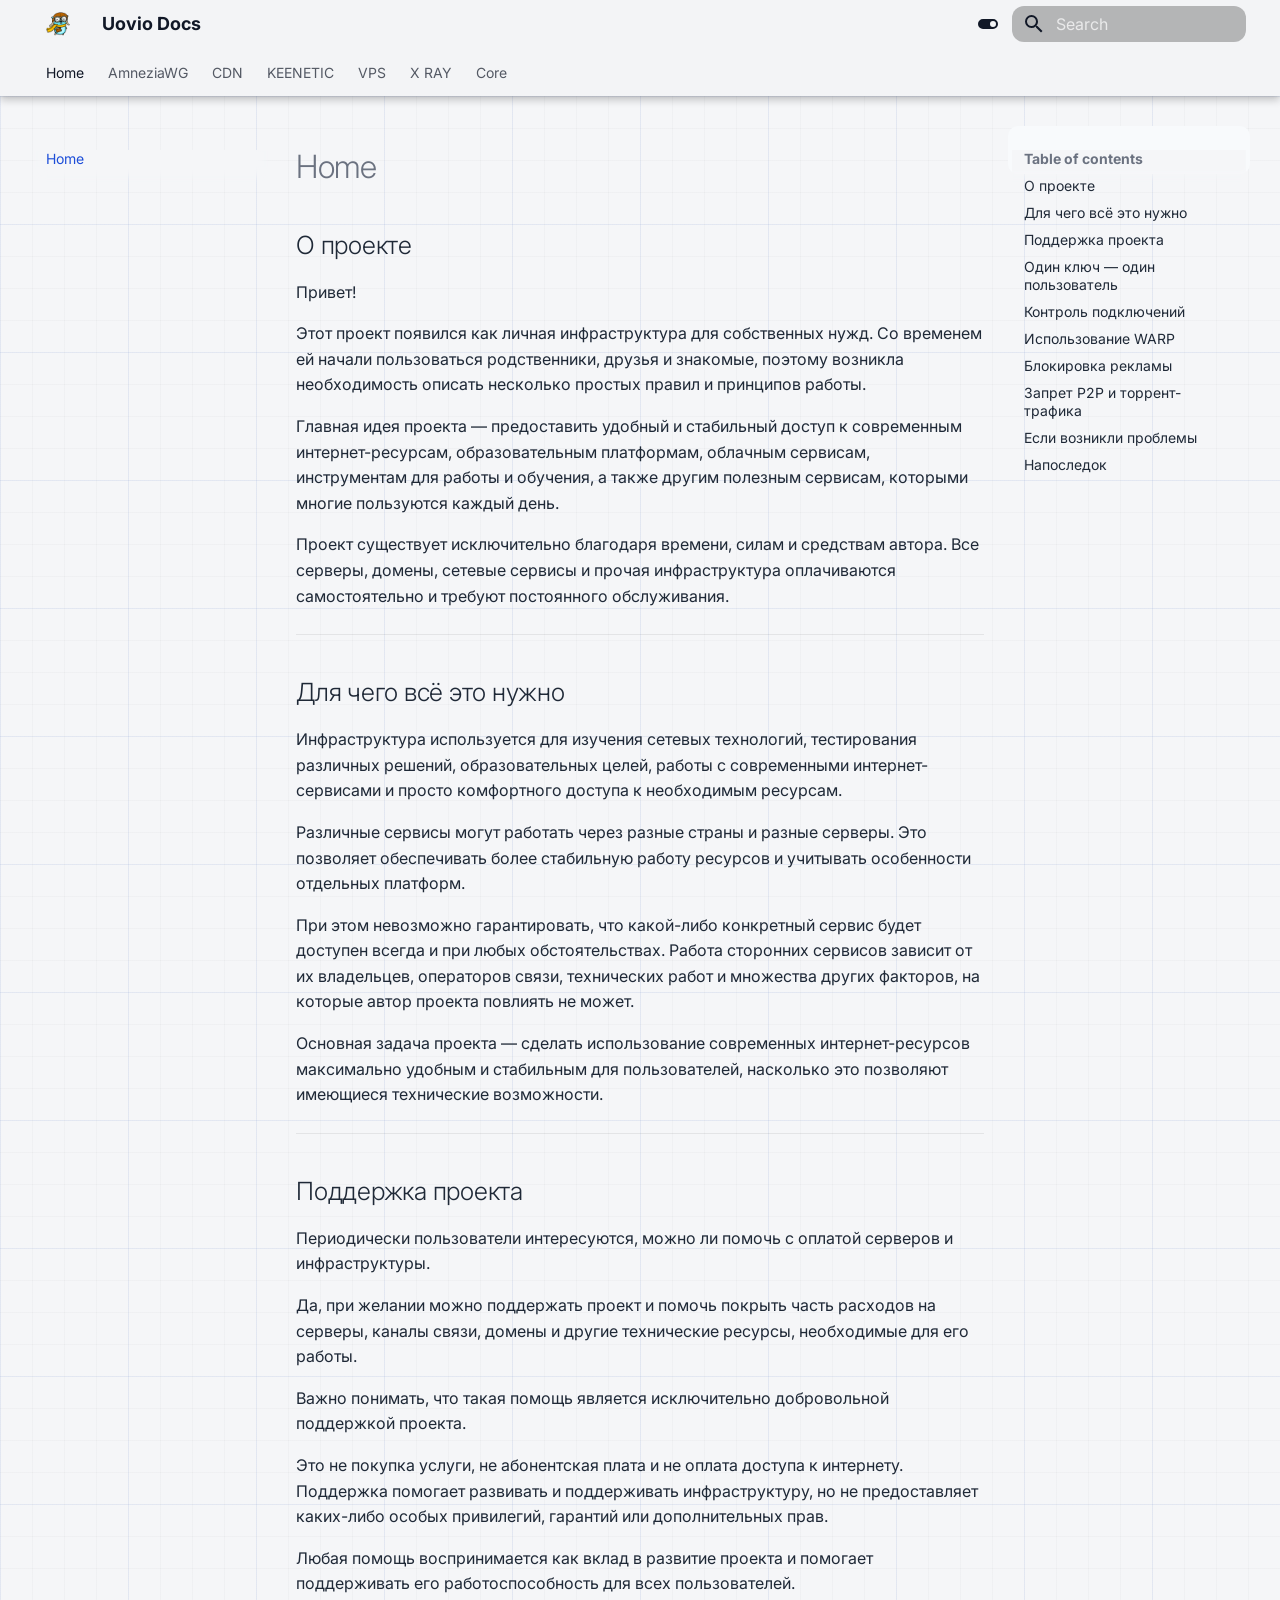
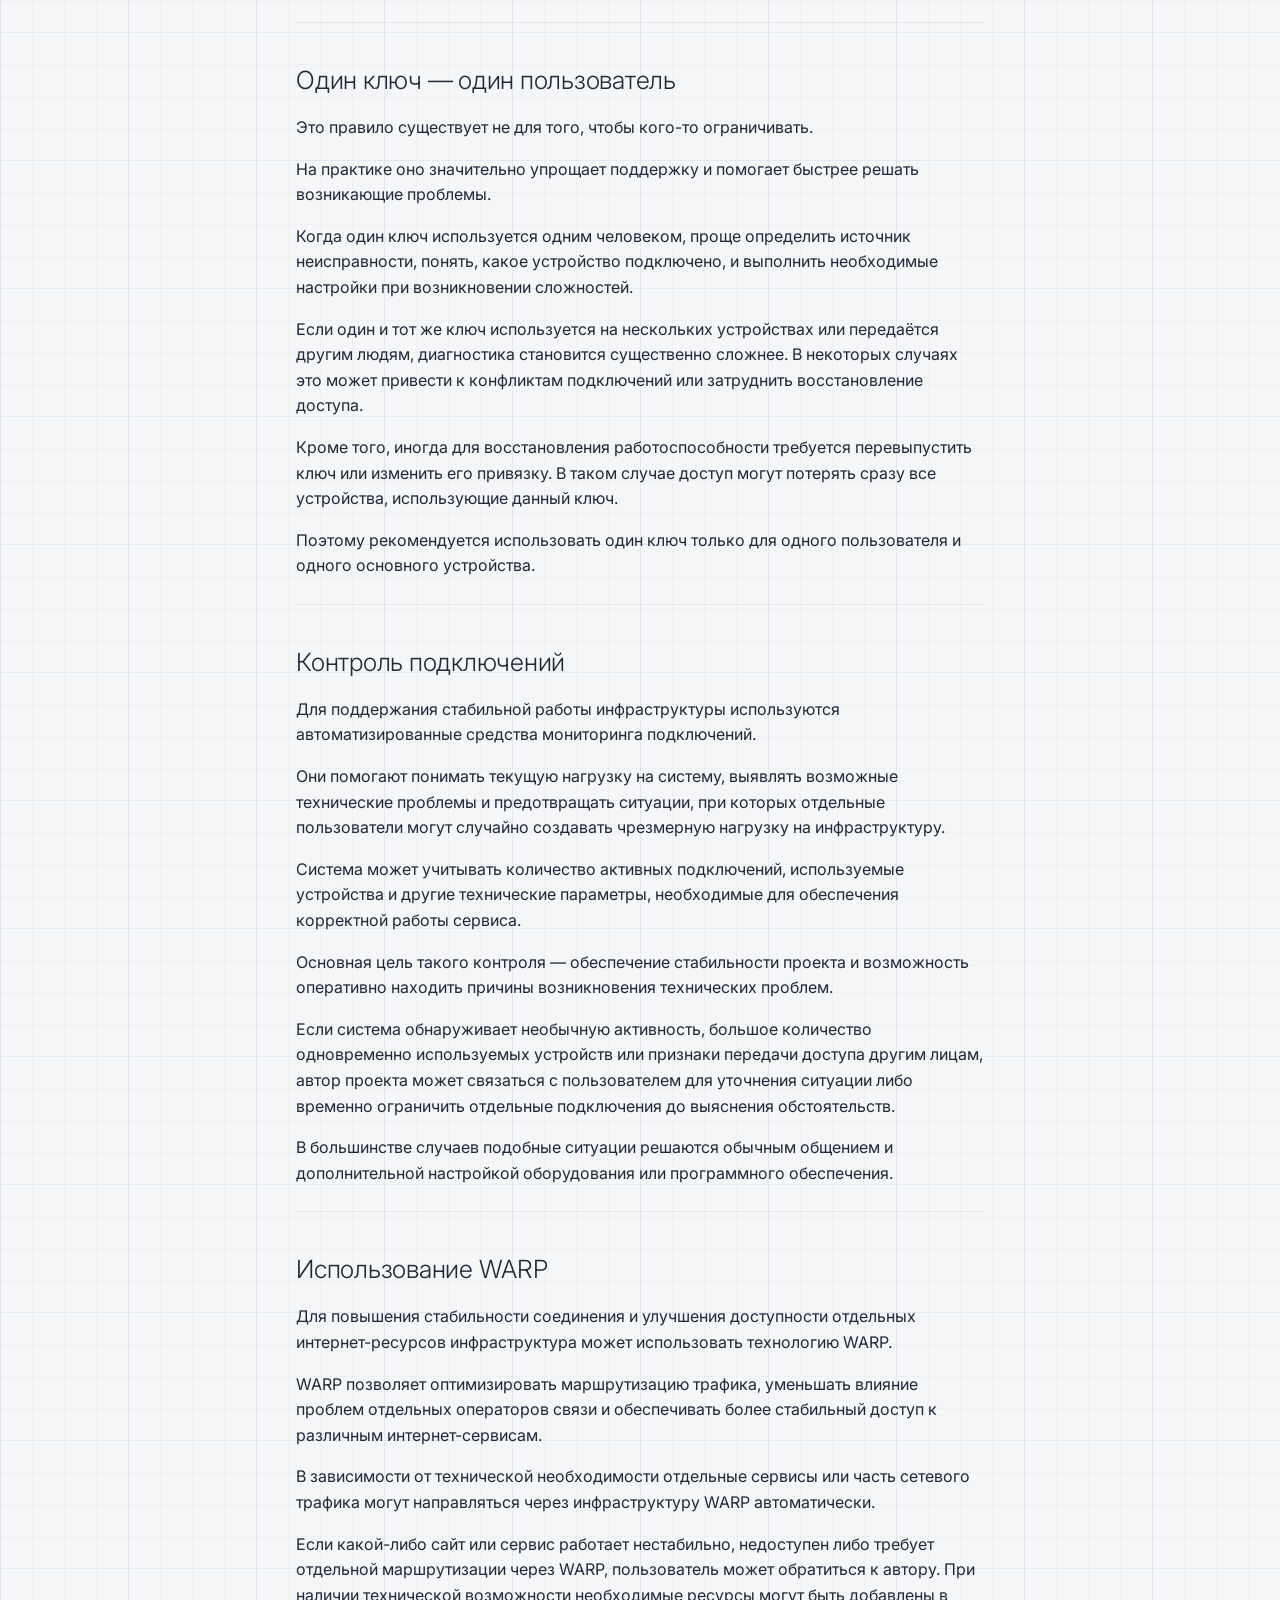
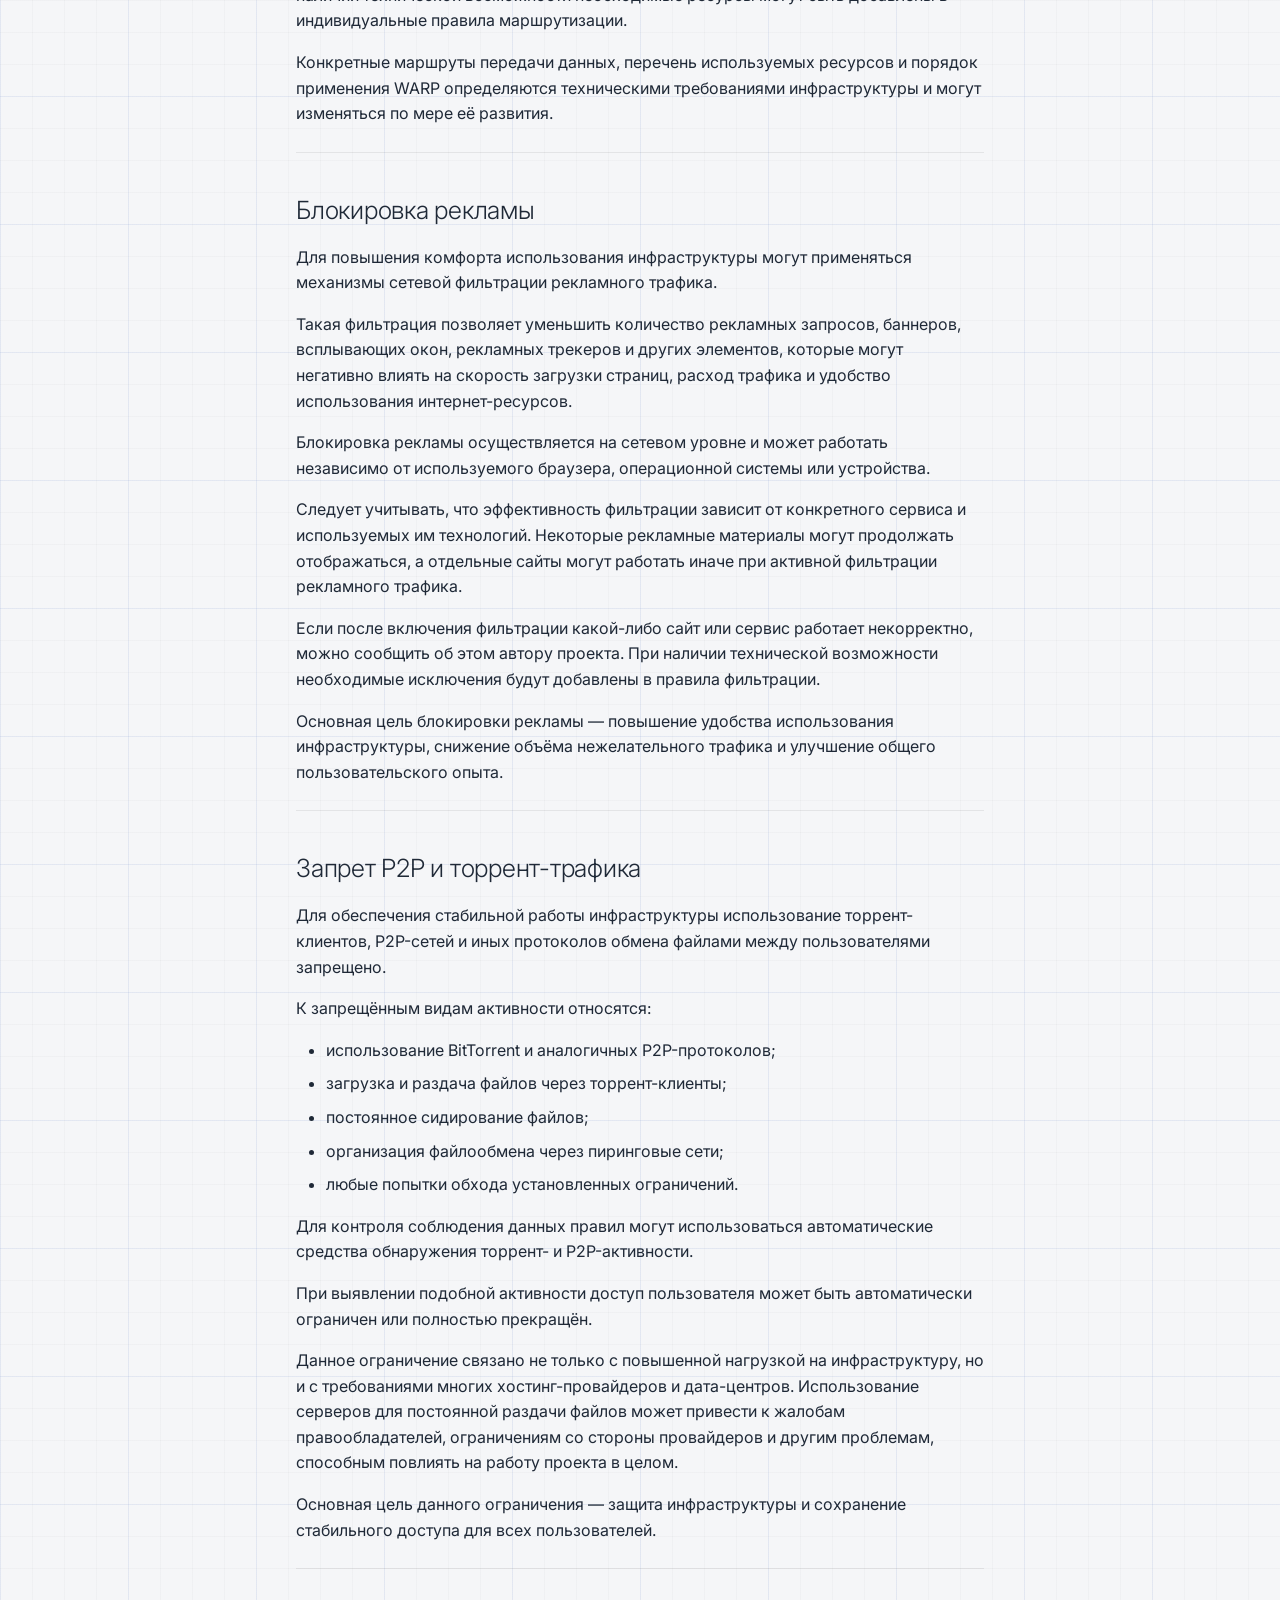
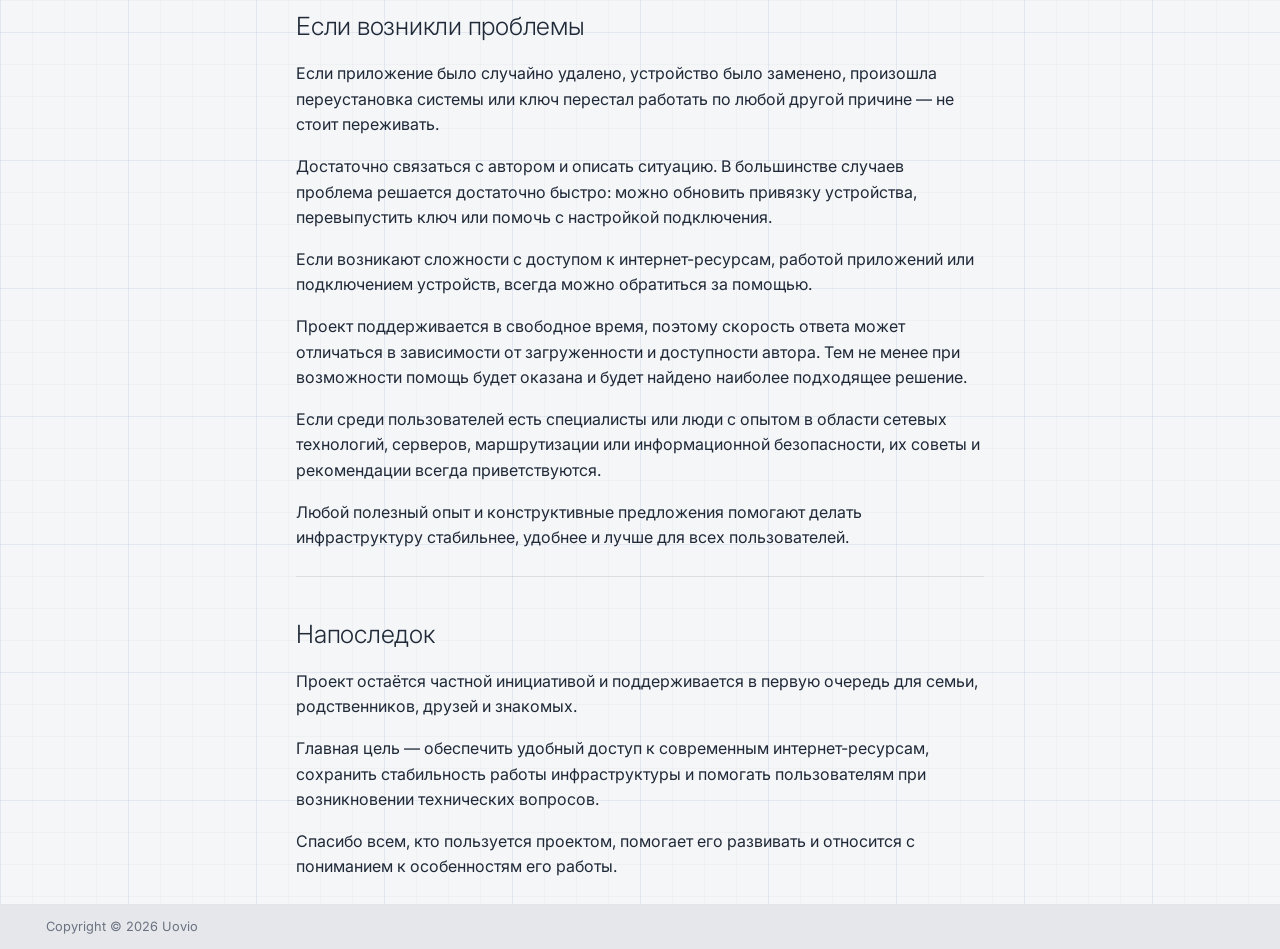
<file: index.html>
<!doctype html>
<html lang="en" class="no-js">
  <head>
    
      <meta charset="utf-8">
      <meta name="viewport" content="width=device-width,initial-scale=1">
      
        <meta name="description" content="A short description of the project documentation site.">
      
      
      
        <link rel="canonical" href="https://mydomain.org/mysite/">
      
      
      
        <link rel="next" href="AmneziaWG/AmneziaWG/">
      
      
        
      
      
      <link rel="icon" href="assets/logo.png">
      <meta name="generator" content="mkdocs-1.6.1, mkdocs-material-9.8.2">
    
    
      
        <title>Uovio Docs</title>
      
    
    
      <link rel="stylesheet" href="assets/stylesheets/main.57a0d79d.min.css">
      
        
        <link rel="stylesheet" href="assets/stylesheets/palette.fb2fffe2.min.css">
      
      


    
    
      
    
    
      
        
        
        <link rel="preconnect" href="https://fonts.gstatic.com" crossorigin>
        <link rel="stylesheet" href="https://fonts.googleapis.com/css?family=Inter:300,300i,400,400i,700,700i%7CRoboto+Mono:400,400i,700,700i&display=fallback">
        <style>:root{--md-text-font:"Inter";--md-code-font:"Roboto Mono"}</style>
      
    
    
      <link rel="stylesheet" href="stylesheets/extra.css">
    
    <script>__md_scope=new URL(".",location),__md_hash=e=>[...e].reduce(((e,_)=>(e<<5)-e+_.charCodeAt(0)),0),__md_get=(e,_=localStorage,t=__md_scope)=>JSON.parse(_.getItem(t.pathname+"."+e)),__md_set=(e,_,t=localStorage,a=__md_scope)=>{try{t.setItem(a.pathname+"."+e,JSON.stringify(_))}catch(e){}}</script>
    
      

    
    
  </head>
  
  
    
    
      
    
    
    
    
    <body dir="ltr" data-md-color-scheme="default" data-md-color-primary="indigo" data-md-color-accent="indigo">
  
    
    <input class="md-toggle" data-md-toggle="drawer" type="checkbox" id="__drawer" autocomplete="off">
    <input class="md-toggle" data-md-toggle="search" type="checkbox" id="__search" autocomplete="off">
    <label class="md-overlay" for="__drawer"></label>
    <div data-md-component="skip">
      
        
        <a href="#_1" class="md-skip">
          Skip to content
        </a>
      
    </div>
    <div data-md-component="announce">
      
    </div>
    
    
      

  

<header class="md-header md-header--shadow md-header--lifted" data-md-component="header">
  <nav class="md-header__inner md-grid" aria-label="Header">
    <a href="." title="Uovio Docs" class="md-header__button md-logo" aria-label="Uovio Docs" data-md-component="logo">
      
  <img src="assets/logo.png" alt="logo">

    </a>
    <label class="md-header__button md-icon" for="__drawer">
      
      <svg xmlns="http://www.w3.org/2000/svg" viewBox="0 0 24 24"><path d="M3 6h18v2H3zm0 5h18v2H3zm0 5h18v2H3z"/></svg>
    </label>
    <div class="md-header__title" data-md-component="header-title">
      <div class="md-header__ellipsis">
        <div class="md-header__topic">
          <span class="md-ellipsis">
            Uovio Docs
          </span>
        </div>
        <div class="md-header__topic" data-md-component="header-topic">
          <span class="md-ellipsis">
            
              Home
            
          </span>
        </div>
      </div>
    </div>
    
      
        <form class="md-header__option" data-md-component="palette">
  
    
    
    
    <input class="md-option" data-md-color-media="" data-md-color-scheme="default" data-md-color-primary="indigo" data-md-color-accent="indigo"  aria-label="Switch to dark mode"  type="radio" name="__palette" id="__palette_0">
    
      <label class="md-header__button md-icon" title="Switch to dark mode" for="__palette_1" hidden>
        <svg xmlns="http://www.w3.org/2000/svg" viewBox="0 0 24 24"><path d="M17 7H7a5 5 0 0 0-5 5 5 5 0 0 0 5 5h10a5 5 0 0 0 5-5 5 5 0 0 0-5-5m0 8a3 3 0 0 1-3-3 3 3 0 0 1 3-3 3 3 0 0 1 3 3 3 3 0 0 1-3 3"/></svg>
      </label>
    
  
    
    
    
    <input class="md-option" data-md-color-media="" data-md-color-scheme="slate" data-md-color-primary="indigo" data-md-color-accent="indigo"  aria-label="Switch to light mode"  type="radio" name="__palette" id="__palette_1">
    
      <label class="md-header__button md-icon" title="Switch to light mode" for="__palette_0" hidden>
        <svg xmlns="http://www.w3.org/2000/svg" viewBox="0 0 24 24"><path d="M17 6H7c-3.31 0-6 2.69-6 6s2.69 6 6 6h10c3.31 0 6-2.69 6-6s-2.69-6-6-6m0 10H7c-2.21 0-4-1.79-4-4s1.79-4 4-4h10c2.21 0 4 1.79 4 4s-1.79 4-4 4M7 9c-1.66 0-3 1.34-3 3s1.34 3 3 3 3-1.34 3-3-1.34-3-3-3"/></svg>
      </label>
    
  
</form>
      
    
    
      <script>var palette=__md_get("__palette");if(palette&&palette.color){if("(prefers-color-scheme)"===palette.color.media){var media=matchMedia("(prefers-color-scheme: light)"),input=document.querySelector(media.matches?"[data-md-color-media='(prefers-color-scheme: light)']":"[data-md-color-media='(prefers-color-scheme: dark)']");palette.color.media=input.getAttribute("data-md-color-media"),palette.color.scheme=input.getAttribute("data-md-color-scheme"),palette.color.primary=input.getAttribute("data-md-color-primary"),palette.color.accent=input.getAttribute("data-md-color-accent")}for(var[key,value]of Object.entries(palette.color))document.body.setAttribute("data-md-color-"+key,value)}</script>
    
    
    
      
      
        <label class="md-header__button md-icon" for="__search">
          
          <svg xmlns="http://www.w3.org/2000/svg" viewBox="0 0 24 24"><path d="M9.5 3A6.5 6.5 0 0 1 16 9.5c0 1.61-.59 3.09-1.56 4.23l.27.27h.79l5 5-1.5 1.5-5-5v-.79l-.27-.27A6.52 6.52 0 0 1 9.5 16 6.5 6.5 0 0 1 3 9.5 6.5 6.5 0 0 1 9.5 3m0 2C7 5 5 7 5 9.5S7 14 9.5 14 14 12 14 9.5 12 5 9.5 5"/></svg>
        </label>
        <div class="md-search" data-md-component="search" role="dialog">
  <label class="md-search__overlay" for="__search"></label>
  <div class="md-search__inner" role="search">
    <form class="md-search__form" name="search">
      <input type="text" class="md-search__input" name="query" aria-label="Search" placeholder="Search" autocapitalize="off" autocorrect="off" autocomplete="off" spellcheck="false" data-md-component="search-query" required>
      <label class="md-search__icon md-icon" for="__search">
        
        <svg xmlns="http://www.w3.org/2000/svg" viewBox="0 0 24 24"><path d="M9.5 3A6.5 6.5 0 0 1 16 9.5c0 1.61-.59 3.09-1.56 4.23l.27.27h.79l5 5-1.5 1.5-5-5v-.79l-.27-.27A6.52 6.52 0 0 1 9.5 16 6.5 6.5 0 0 1 3 9.5 6.5 6.5 0 0 1 9.5 3m0 2C7 5 5 7 5 9.5S7 14 9.5 14 14 12 14 9.5 12 5 9.5 5"/></svg>
        
        <svg xmlns="http://www.w3.org/2000/svg" viewBox="0 0 24 24"><path d="M20 11v2H8l5.5 5.5-1.42 1.42L4.16 12l7.92-7.92L13.5 5.5 8 11z"/></svg>
      </label>
      <nav class="md-search__options" aria-label="Search">
        
          <a href="javascript:void(0)" class="md-search__icon md-icon" title="Share" aria-label="Share" data-clipboard data-clipboard-text="" data-md-component="search-share" tabindex="-1">
            
            <svg xmlns="http://www.w3.org/2000/svg" viewBox="0 0 24 24"><path d="M18 16.08c-.76 0-1.44.3-1.96.77L8.91 12.7c.05-.23.09-.46.09-.7s-.04-.47-.09-.7l7.05-4.11c.54.5 1.25.81 2.04.81a3 3 0 0 0 3-3 3 3 0 0 0-3-3 3 3 0 0 0-3 3c0 .24.04.47.09.7L8.04 9.81C7.5 9.31 6.79 9 6 9a3 3 0 0 0-3 3 3 3 0 0 0 3 3c.79 0 1.5-.31 2.04-.81l7.12 4.15c-.05.21-.08.43-.08.66 0 1.61 1.31 2.91 2.92 2.91s2.92-1.3 2.92-2.91A2.92 2.92 0 0 0 18 16.08"/></svg>
          </a>
        
        <button type="reset" class="md-search__icon md-icon" title="Clear" aria-label="Clear" tabindex="-1">
          
          <svg xmlns="http://www.w3.org/2000/svg" viewBox="0 0 24 24"><path d="M19 6.41 17.59 5 12 10.59 6.41 5 5 6.41 10.59 12 5 17.59 6.41 19 12 13.41 17.59 19 19 17.59 13.41 12z"/></svg>
        </button>
      </nav>
      
        <div class="md-search__suggest" data-md-component="search-suggest"></div>
      
    </form>
    <div class="md-search__output">
      <div class="md-search__scrollwrap" tabindex="0" data-md-scrollfix>
        <div class="md-search-result" data-md-component="search-result">
          <div class="md-search-result__meta">
            Initializing search
          </div>
          <ol class="md-search-result__list" role="presentation"></ol>
        </div>
      </div>
    </div>
  </div>
</div>
      
    
    
  </nav>
  
    
      
<nav class="md-tabs" aria-label="Tabs" data-md-component="tabs">
  <div class="md-grid">
    <ul class="md-tabs__list">
      
        
  
  
  
    
  
  
    <li class="md-tabs__item md-tabs__item--active">
      <a href="." class="md-tabs__link">
        
  
  
    
  
  Home

      </a>
    </li>
  

      
        
  
  
  
  
    
    
      <li class="md-tabs__item">
        <a href="AmneziaWG/AmneziaWG/" class="md-tabs__link">
          
  
  
    
  
  AmneziaWG

        </a>
      </li>
    
  

      
        
  
  
  
  
    
    
      <li class="md-tabs__item">
        <a href="CDN/CDN%20XHHTP/" class="md-tabs__link">
          
  
  
    
  
  CDN

        </a>
      </li>
    
  

      
        
  
  
  
  
    
    
      <li class="md-tabs__item">
        <a href="KEENETIC/VLEES%20in%20KEENETIC/" class="md-tabs__link">
          
  
  
    
  
  KEENETIC

        </a>
      </li>
    
  

      
        
  
  
  
  
    
    
      <li class="md-tabs__item">
        <a href="VPS/1.%20%D0%9F%D0%BE%D0%B4%D0%BA%D0%BB%D1%8E%D1%87%D0%B5%D0%BD%D0%B8%D0%B5/" class="md-tabs__link">
          
  
  
    
  
  VPS

        </a>
      </li>
    
  

      
        
  
  
  
  
    
    
      <li class="md-tabs__item">
        <a href="X-RAY/vless%20%20moscow-germany/" class="md-tabs__link">
          
  
  
    
  
  X RAY

        </a>
      </li>
    
  

      
        
  
  
  
  
    
    
      <li class="md-tabs__item">
        <a href="core/INSTALL_OLCRTC_MANAGER_PANEL_WBSTREAM-14/" class="md-tabs__link">
          
  
  
    
  
  Core

        </a>
      </li>
    
  

      
    </ul>
  </div>
</nav>
    
  
</header>
    
    <div class="md-container" data-md-component="container">
      
      
        
      
      <main class="md-main" data-md-component="main">
        <div class="md-main__inner md-grid">
          
            
              
              <div class="md-sidebar md-sidebar--primary" data-md-component="sidebar" data-md-type="navigation" >
                <div class="md-sidebar__scrollwrap">
                  <div class="md-sidebar__inner">
                    


  


<nav class="md-nav md-nav--primary md-nav--lifted" aria-label="Navigation" data-md-level="0">
  <label class="md-nav__title" for="__drawer">
    <a href="." title="Uovio Docs" class="md-nav__button md-logo" aria-label="Uovio Docs" data-md-component="logo">
      
  <img src="assets/logo.png" alt="logo">

    </a>
    Uovio Docs
  </label>
  
  <ul class="md-nav__list" data-md-scrollfix>
    
      
      
  
  
    
  
  
  
    <li class="md-nav__item md-nav__item--active">
      
      <input class="md-nav__toggle md-toggle" type="checkbox" id="__toc">
      
      
      
        <label class="md-nav__link md-nav__link--active" for="__toc">
          
  
  
  <span class="md-ellipsis">
    
  
    Home
  

    
  </span>
  
  

          <span class="md-nav__icon md-icon"></span>
        </label>
      
      <a href="." class="md-nav__link md-nav__link--active">
        
  
  
  <span class="md-ellipsis">
    
  
    Home
  

    
  </span>
  
  

      </a>
      
        

<nav class="md-nav md-nav--secondary" aria-label="Table of contents">
  
  
  
  
    <label class="md-nav__title" for="__toc">
      <span class="md-nav__icon md-icon"></span>
      Table of contents
    </label>
    <ul class="md-nav__list" data-md-component="toc" data-md-scrollfix>
      
        <li class="md-nav__item">
  <a href="#_1" class="md-nav__link">
    <span class="md-ellipsis">
      
        О проекте
      
    </span>
  </a>
  
</li>
      
        <li class="md-nav__item">
  <a href="#_2" class="md-nav__link">
    <span class="md-ellipsis">
      
        Для чего всё это нужно
      
    </span>
  </a>
  
</li>
      
        <li class="md-nav__item">
  <a href="#_3" class="md-nav__link">
    <span class="md-ellipsis">
      
        Поддержка проекта
      
    </span>
  </a>
  
</li>
      
        <li class="md-nav__item">
  <a href="#_4" class="md-nav__link">
    <span class="md-ellipsis">
      
        Один ключ — один пользователь
      
    </span>
  </a>
  
</li>
      
        <li class="md-nav__item">
  <a href="#_5" class="md-nav__link">
    <span class="md-ellipsis">
      
        Контроль подключений
      
    </span>
  </a>
  
</li>
      
        <li class="md-nav__item">
  <a href="#warp" class="md-nav__link">
    <span class="md-ellipsis">
      
        Использование WARP
      
    </span>
  </a>
  
</li>
      
        <li class="md-nav__item">
  <a href="#_6" class="md-nav__link">
    <span class="md-ellipsis">
      
        Блокировка рекламы
      
    </span>
  </a>
  
</li>
      
        <li class="md-nav__item">
  <a href="#p2p-" class="md-nav__link">
    <span class="md-ellipsis">
      
        Запрет P2P и торрент-трафика
      
    </span>
  </a>
  
</li>
      
        <li class="md-nav__item">
  <a href="#_7" class="md-nav__link">
    <span class="md-ellipsis">
      
        Если возникли проблемы
      
    </span>
  </a>
  
</li>
      
        <li class="md-nav__item">
  <a href="#_8" class="md-nav__link">
    <span class="md-ellipsis">
      
        Напоследок
      
    </span>
  </a>
  
</li>
      
    </ul>
  
</nav>
      
    </li>
  

    
      
      
  
  
  
  
    
    
      
        
      
        
      
    
    
    
      
      
        
      
    
    
      
        
        
      
    
    <li class="md-nav__item md-nav__item--pruned md-nav__item--nested">
      
        
  
  
  
    <a href="AmneziaWG/AmneziaWG/" class="md-nav__link">
      
  
  
  <span class="md-ellipsis">
    
  
    AmneziaWG
  

    
  </span>
  
  

      
        <span class="md-nav__icon md-icon"></span>
      
    </a>
  

      
    </li>
  

    
      
      
  
  
  
  
    
    
      
        
      
    
    
    
      
      
        
      
    
    
      
        
        
      
    
    <li class="md-nav__item md-nav__item--pruned md-nav__item--nested">
      
        
  
  
  
    <a href="CDN/CDN%20XHHTP/" class="md-nav__link">
      
  
  
  <span class="md-ellipsis">
    
  
    CDN
  

    
  </span>
  
  

      
        <span class="md-nav__icon md-icon"></span>
      
    </a>
  

      
    </li>
  

    
      
      
  
  
  
  
    
    
      
        
      
    
    
    
      
      
        
      
    
    
      
        
        
      
    
    <li class="md-nav__item md-nav__item--pruned md-nav__item--nested">
      
        
  
  
  
    <a href="KEENETIC/VLEES%20in%20KEENETIC/" class="md-nav__link">
      
  
  
  <span class="md-ellipsis">
    
  
    KEENETIC
  

    
  </span>
  
  

      
        <span class="md-nav__icon md-icon"></span>
      
    </a>
  

      
    </li>
  

    
      
      
  
  
  
  
    
    
      
        
      
        
      
        
      
        
      
        
      
    
    
    
      
      
        
      
    
    
      
        
        
      
    
    <li class="md-nav__item md-nav__item--pruned md-nav__item--nested">
      
        
  
  
  
    <a href="VPS/1.%20%D0%9F%D0%BE%D0%B4%D0%BA%D0%BB%D1%8E%D1%87%D0%B5%D0%BD%D0%B8%D0%B5/" class="md-nav__link">
      
  
  
  <span class="md-ellipsis">
    
  
    VPS
  

    
  </span>
  
  

      
        <span class="md-nav__icon md-icon"></span>
      
    </a>
  

      
    </li>
  

    
      
      
  
  
  
  
    
    
      
        
      
    
    
    
      
      
        
      
    
    
      
        
        
      
    
    <li class="md-nav__item md-nav__item--pruned md-nav__item--nested">
      
        
  
  
  
    <a href="X-RAY/vless%20%20moscow-germany/" class="md-nav__link">
      
  
  
  <span class="md-ellipsis">
    
  
    X RAY
  

    
  </span>
  
  

      
        <span class="md-nav__icon md-icon"></span>
      
    </a>
  

      
    </li>
  

    
      
      
  
  
  
  
    
    
      
        
      
    
    
    
      
      
        
      
    
    
      
        
        
      
    
    <li class="md-nav__item md-nav__item--pruned md-nav__item--nested">
      
        
  
  
  
    <a href="core/INSTALL_OLCRTC_MANAGER_PANEL_WBSTREAM-14/" class="md-nav__link">
      
  
  
  <span class="md-ellipsis">
    
  
    Core
  

    
  </span>
  
  

      
        <span class="md-nav__icon md-icon"></span>
      
    </a>
  

      
    </li>
  

    
  </ul>
</nav>
                  </div>
                </div>
              </div>
            
            
              
              <div class="md-sidebar md-sidebar--secondary" data-md-component="sidebar" data-md-type="toc" >
                <div class="md-sidebar__scrollwrap">
                  <div class="md-sidebar__inner">
                    

<nav class="md-nav md-nav--secondary" aria-label="Table of contents">
  
  
  
  
    <label class="md-nav__title" for="__toc">
      <span class="md-nav__icon md-icon"></span>
      Table of contents
    </label>
    <ul class="md-nav__list" data-md-component="toc" data-md-scrollfix>
      
        <li class="md-nav__item">
  <a href="#_1" class="md-nav__link">
    <span class="md-ellipsis">
      
        О проекте
      
    </span>
  </a>
  
</li>
      
        <li class="md-nav__item">
  <a href="#_2" class="md-nav__link">
    <span class="md-ellipsis">
      
        Для чего всё это нужно
      
    </span>
  </a>
  
</li>
      
        <li class="md-nav__item">
  <a href="#_3" class="md-nav__link">
    <span class="md-ellipsis">
      
        Поддержка проекта
      
    </span>
  </a>
  
</li>
      
        <li class="md-nav__item">
  <a href="#_4" class="md-nav__link">
    <span class="md-ellipsis">
      
        Один ключ — один пользователь
      
    </span>
  </a>
  
</li>
      
        <li class="md-nav__item">
  <a href="#_5" class="md-nav__link">
    <span class="md-ellipsis">
      
        Контроль подключений
      
    </span>
  </a>
  
</li>
      
        <li class="md-nav__item">
  <a href="#warp" class="md-nav__link">
    <span class="md-ellipsis">
      
        Использование WARP
      
    </span>
  </a>
  
</li>
      
        <li class="md-nav__item">
  <a href="#_6" class="md-nav__link">
    <span class="md-ellipsis">
      
        Блокировка рекламы
      
    </span>
  </a>
  
</li>
      
        <li class="md-nav__item">
  <a href="#p2p-" class="md-nav__link">
    <span class="md-ellipsis">
      
        Запрет P2P и торрент-трафика
      
    </span>
  </a>
  
</li>
      
        <li class="md-nav__item">
  <a href="#_7" class="md-nav__link">
    <span class="md-ellipsis">
      
        Если возникли проблемы
      
    </span>
  </a>
  
</li>
      
        <li class="md-nav__item">
  <a href="#_8" class="md-nav__link">
    <span class="md-ellipsis">
      
        Напоследок
      
    </span>
  </a>
  
</li>
      
    </ul>
  
</nav>
                  </div>
                </div>
              </div>
            
          
          
            <div class="md-content" data-md-component="content">
              
                



  


              
              <article class="md-content__inner md-typeset">
                
                  



  <h1>Home</h1>

<h2 id="_1">О проекте<a class="headerlink" href="#_1" title="Ссылка на раздел">&para;</a></h2>
<p>Привет!</p>
<p>Этот проект появился как личная инфраструктура для собственных нужд. Со временем ей начали пользоваться родственники, друзья и знакомые, поэтому возникла необходимость описать несколько простых правил и принципов работы.</p>
<p>Главная идея проекта — предоставить удобный и стабильный доступ к современным интернет-ресурсам, образовательным платформам, облачным сервисам, инструментам для работы и обучения, а также другим полезным сервисам, которыми многие пользуются каждый день.</p>
<p>Проект существует исключительно благодаря времени, силам и средствам автора. Все серверы, домены, сетевые сервисы и прочая инфраструктура оплачиваются самостоятельно и требуют постоянного обслуживания.</p>
<hr />
<h2 id="_2">Для чего всё это нужно<a class="headerlink" href="#_2" title="Ссылка на раздел">&para;</a></h2>
<p>Инфраструктура используется для изучения сетевых технологий, тестирования различных решений, образовательных целей, работы с современными интернет-сервисами и просто комфортного доступа к необходимым ресурсам.</p>
<p>Различные сервисы могут работать через разные страны и разные серверы. Это позволяет обеспечивать более стабильную работу ресурсов и учитывать особенности отдельных платформ.</p>
<p>При этом невозможно гарантировать, что какой-либо конкретный сервис будет доступен всегда и при любых обстоятельствах. Работа сторонних сервисов зависит от их владельцев, операторов связи, технических работ и множества других факторов, на которые автор проекта повлиять не может.</p>
<p>Основная задача проекта — сделать использование современных интернет-ресурсов максимально удобным и стабильным для пользователей, насколько это позволяют имеющиеся технические возможности.</p>
<hr />
<h2 id="_3">Поддержка проекта<a class="headerlink" href="#_3" title="Ссылка на раздел">&para;</a></h2>
<p>Периодически пользователи интересуются, можно ли помочь с оплатой серверов и инфраструктуры.</p>
<p>Да, при желании можно поддержать проект и помочь покрыть часть расходов на серверы, каналы связи, домены и другие технические ресурсы, необходимые для его работы.</p>
<p>Важно понимать, что такая помощь является исключительно добровольной поддержкой проекта.</p>
<p>Это не покупка услуги, не абонентская плата и не оплата доступа к интернету. Поддержка помогает развивать и поддерживать инфраструктуру, но не предоставляет каких-либо особых привилегий, гарантий или дополнительных прав.</p>
<p>Любая помощь воспринимается как вклад в развитие проекта и помогает поддерживать его работоспособность для всех пользователей.</p>
<hr />
<h2 id="_4">Один ключ — один пользователь<a class="headerlink" href="#_4" title="Ссылка на раздел">&para;</a></h2>
<p>Это правило существует не для того, чтобы кого-то ограничивать.</p>
<p>На практике оно значительно упрощает поддержку и помогает быстрее решать возникающие проблемы.</p>
<p>Когда один ключ используется одним человеком, проще определить источник неисправности, понять, какое устройство подключено, и выполнить необходимые настройки при возникновении сложностей.</p>
<p>Если один и тот же ключ используется на нескольких устройствах или передаётся другим людям, диагностика становится существенно сложнее. В некоторых случаях это может привести к конфликтам подключений или затруднить восстановление доступа.</p>
<p>Кроме того, иногда для восстановления работоспособности требуется перевыпустить ключ или изменить его привязку. В таком случае доступ могут потерять сразу все устройства, использующие данный ключ.</p>
<p>Поэтому рекомендуется использовать один ключ только для одного пользователя и одного основного устройства.</p>
<hr />
<h2 id="_5">Контроль подключений<a class="headerlink" href="#_5" title="Ссылка на раздел">&para;</a></h2>
<p>Для поддержания стабильной работы инфраструктуры используются автоматизированные средства мониторинга подключений.</p>
<p>Они помогают понимать текущую нагрузку на систему, выявлять возможные технические проблемы и предотвращать ситуации, при которых отдельные пользователи могут случайно создавать чрезмерную нагрузку на инфраструктуру.</p>
<p>Система может учитывать количество активных подключений, используемые устройства и другие технические параметры, необходимые для обеспечения корректной работы сервиса.</p>
<p>Основная цель такого контроля — обеспечение стабильности проекта и возможность оперативно находить причины возникновения технических проблем.</p>
<p>Если система обнаруживает необычную активность, большое количество одновременно используемых устройств или признаки передачи доступа другим лицам, автор проекта может связаться с пользователем для уточнения ситуации либо временно ограничить отдельные подключения до выяснения обстоятельств.</p>
<p>В большинстве случаев подобные ситуации решаются обычным общением и дополнительной настройкой оборудования или программного обеспечения.</p>
<hr />
<h2 id="warp">Использование WARP<a class="headerlink" href="#warp" title="Ссылка на раздел">&para;</a></h2>
<p>Для повышения стабильности соединения и улучшения доступности отдельных интернет-ресурсов инфраструктура может использовать технологию WARP.</p>
<p>WARP позволяет оптимизировать маршрутизацию трафика, уменьшать влияние проблем отдельных операторов связи и обеспечивать более стабильный доступ к различным интернет-сервисам.</p>
<p>В зависимости от технической необходимости отдельные сервисы или часть сетевого трафика могут направляться через инфраструктуру WARP автоматически.</p>
<p>Если какой-либо сайт или сервис работает нестабильно, недоступен либо требует отдельной маршрутизации через WARP, пользователь может обратиться к автору. При наличии технической возможности необходимые ресурсы могут быть добавлены в индивидуальные правила маршрутизации.</p>
<p>Конкретные маршруты передачи данных, перечень используемых ресурсов и порядок применения WARP определяются техническими требованиями инфраструктуры и могут изменяться по мере её развития.</p>
<hr />
<h2 id="_6">Блокировка рекламы<a class="headerlink" href="#_6" title="Ссылка на раздел">&para;</a></h2>
<p>Для повышения комфорта использования инфраструктуры могут применяться механизмы сетевой фильтрации рекламного трафика.</p>
<p>Такая фильтрация позволяет уменьшить количество рекламных запросов, баннеров, всплывающих окон, рекламных трекеров и других элементов, которые могут негативно влиять на скорость загрузки страниц, расход трафика и удобство использования интернет-ресурсов.</p>
<p>Блокировка рекламы осуществляется на сетевом уровне и может работать независимо от используемого браузера, операционной системы или устройства.</p>
<p>Следует учитывать, что эффективность фильтрации зависит от конкретного сервиса и используемых им технологий. Некоторые рекламные материалы могут продолжать отображаться, а отдельные сайты могут работать иначе при активной фильтрации рекламного трафика.</p>
<p>Если после включения фильтрации какой-либо сайт или сервис работает некорректно, можно сообщить об этом автору проекта. При наличии технической возможности необходимые исключения будут добавлены в правила фильтрации.</p>
<p>Основная цель блокировки рекламы — повышение удобства использования инфраструктуры, снижение объёма нежелательного трафика и улучшение общего пользовательского опыта.</p>
<hr />
<h2 id="p2p-">Запрет P2P и торрент-трафика<a class="headerlink" href="#p2p-" title="Ссылка на раздел">&para;</a></h2>
<p>Для обеспечения стабильной работы инфраструктуры использование торрент-клиентов, P2P-сетей и иных протоколов обмена файлами между пользователями запрещено.</p>
<p>К запрещённым видам активности относятся:</p>
<ul>
<li>использование BitTorrent и аналогичных P2P-протоколов;</li>
<li>загрузка и раздача файлов через торрент-клиенты;</li>
<li>постоянное сидирование файлов;</li>
<li>организация файлообмена через пиринговые сети;</li>
<li>любые попытки обхода установленных ограничений.</li>
</ul>
<p>Для контроля соблюдения данных правил могут использоваться автоматические средства обнаружения торрент- и P2P-активности.</p>
<p>При выявлении подобной активности доступ пользователя может быть автоматически ограничен или полностью прекращён.</p>
<p>Данное ограничение связано не только с повышенной нагрузкой на инфраструктуру, но и с требованиями многих хостинг-провайдеров и дата-центров. Использование серверов для постоянной раздачи файлов может привести к жалобам правообладателей, ограничениям со стороны провайдеров и другим проблемам, способным повлиять на работу проекта в целом.</p>
<p>Основная цель данного ограничения — защита инфраструктуры и сохранение стабильного доступа для всех пользователей.</p>
<hr />
<h2 id="_7">Если возникли проблемы<a class="headerlink" href="#_7" title="Ссылка на раздел">&para;</a></h2>
<p>Если приложение было случайно удалено, устройство было заменено, произошла переустановка системы или ключ перестал работать по любой другой причине — не стоит переживать.</p>
<p>Достаточно связаться с автором и описать ситуацию. В большинстве случаев проблема решается достаточно быстро: можно обновить привязку устройства, перевыпустить ключ или помочь с настройкой подключения.</p>
<p>Если возникают сложности с доступом к интернет-ресурсам, работой приложений или подключением устройств, всегда можно обратиться за помощью.</p>
<p>Проект поддерживается в свободное время, поэтому скорость ответа может отличаться в зависимости от загруженности и доступности автора. Тем не менее при возможности помощь будет оказана и будет найдено наиболее подходящее решение.</p>
<p>Если среди пользователей есть специалисты или люди с опытом в области сетевых технологий, серверов, маршрутизации или информационной безопасности, их советы и рекомендации всегда приветствуются.</p>
<p>Любой полезный опыт и конструктивные предложения помогают делать инфраструктуру стабильнее, удобнее и лучше для всех пользователей.</p>
<hr />
<h2 id="_8">Напоследок<a class="headerlink" href="#_8" title="Ссылка на раздел">&para;</a></h2>
<p>Проект остаётся частной инициативой и поддерживается в первую очередь для семьи, родственников, друзей и знакомых.</p>
<p>Главная цель — обеспечить удобный доступ к современным интернет-ресурсам, сохранить стабильность работы инфраструктуры и помогать пользователям при возникновении технических вопросов.</p>
<p>Спасибо всем, кто пользуется проектом, помогает его развивать и относится с пониманием к особенностям его работы.</p>












                
              </article>
            </div>
          
          
<script>var target=document.getElementById(location.hash.slice(1));target&&target.name&&(target.checked=target.name.startsWith("__tabbed_"))</script>
        </div>
        
          <button type="button" class="md-top md-icon" data-md-component="top" hidden>
  
  <svg xmlns="http://www.w3.org/2000/svg" viewBox="0 0 24 24"><path d="M13 20h-2V8l-5.5 5.5-1.42-1.42L12 4.16l7.92 7.92-1.42 1.42L13 8z"/></svg>
  Back to top
</button>
        
      </main>
      
        <footer class="md-footer">
  
  <div class="md-footer-meta md-typeset">
    <div class="md-footer-meta__inner md-grid">
      <div class="md-copyright">
  
    <div class="md-copyright__highlight">
      Copyright &copy; 2026 Uovio
    </div>
  
  
</div>
      
    </div>
  </div>
</footer>
      
    </div>
    <div class="md-dialog" data-md-component="dialog">
      <div class="md-dialog__inner md-typeset"></div>
    </div>
    
      <div class="md-progress" data-md-component="progress" role="progressbar"></div>
    
    
    
      
      
      <script id="__config" type="application/json">{"annotate": null, "base": ".", "features": ["navigation.tabs", "navigation.tabs.sticky", "navigation.sections", "navigation.expand", "navigation.path", "navigation.indexes", "navigation.prune", "navigation.instant", "navigation.instant.progress", "navigation.tracking", "navigation.top", "search.suggest", "search.highlight", "search.share", "content.code.copy", "content.code.annotate", "content.tooltips", "content.action.edit", "content.action.view", "toc.follow"], "search": "assets/javascripts/workers/search.a7633da7.min.js", "tags": null, "translations": {"clipboard.copied": "Copied to clipboard", "clipboard.copy": "Copy to clipboard", "search.result.more.one": "1 more on this page", "search.result.more.other": "# more on this page", "search.result.none": "No matching documents", "search.result.one": "1 matching document", "search.result.other": "# matching documents", "search.result.placeholder": "Type to start searching", "search.result.term.missing": "Missing", "select.version": "Select version"}, "version": null}</script>
    
    
      <script src="assets/javascripts/bundle.a5f9d56c.min.js"></script>
      
    
  </body>
</html>
</file>
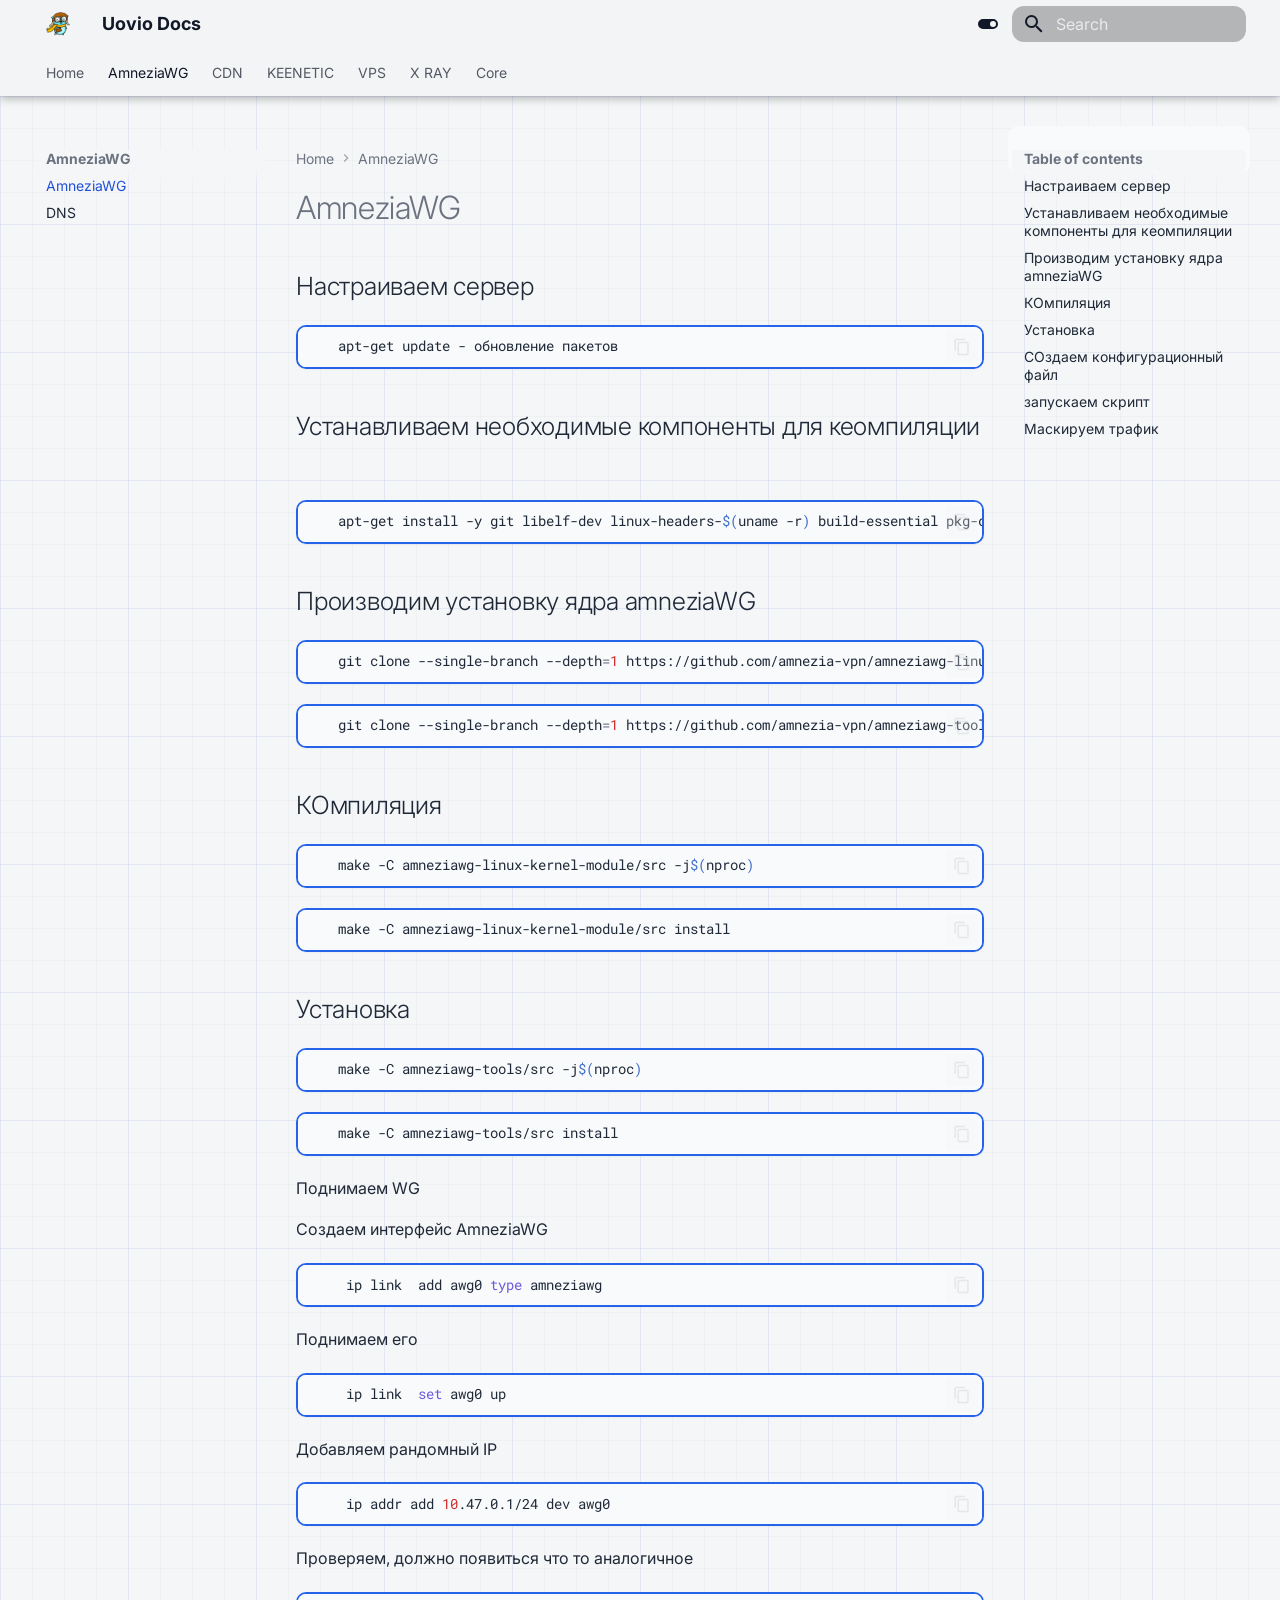
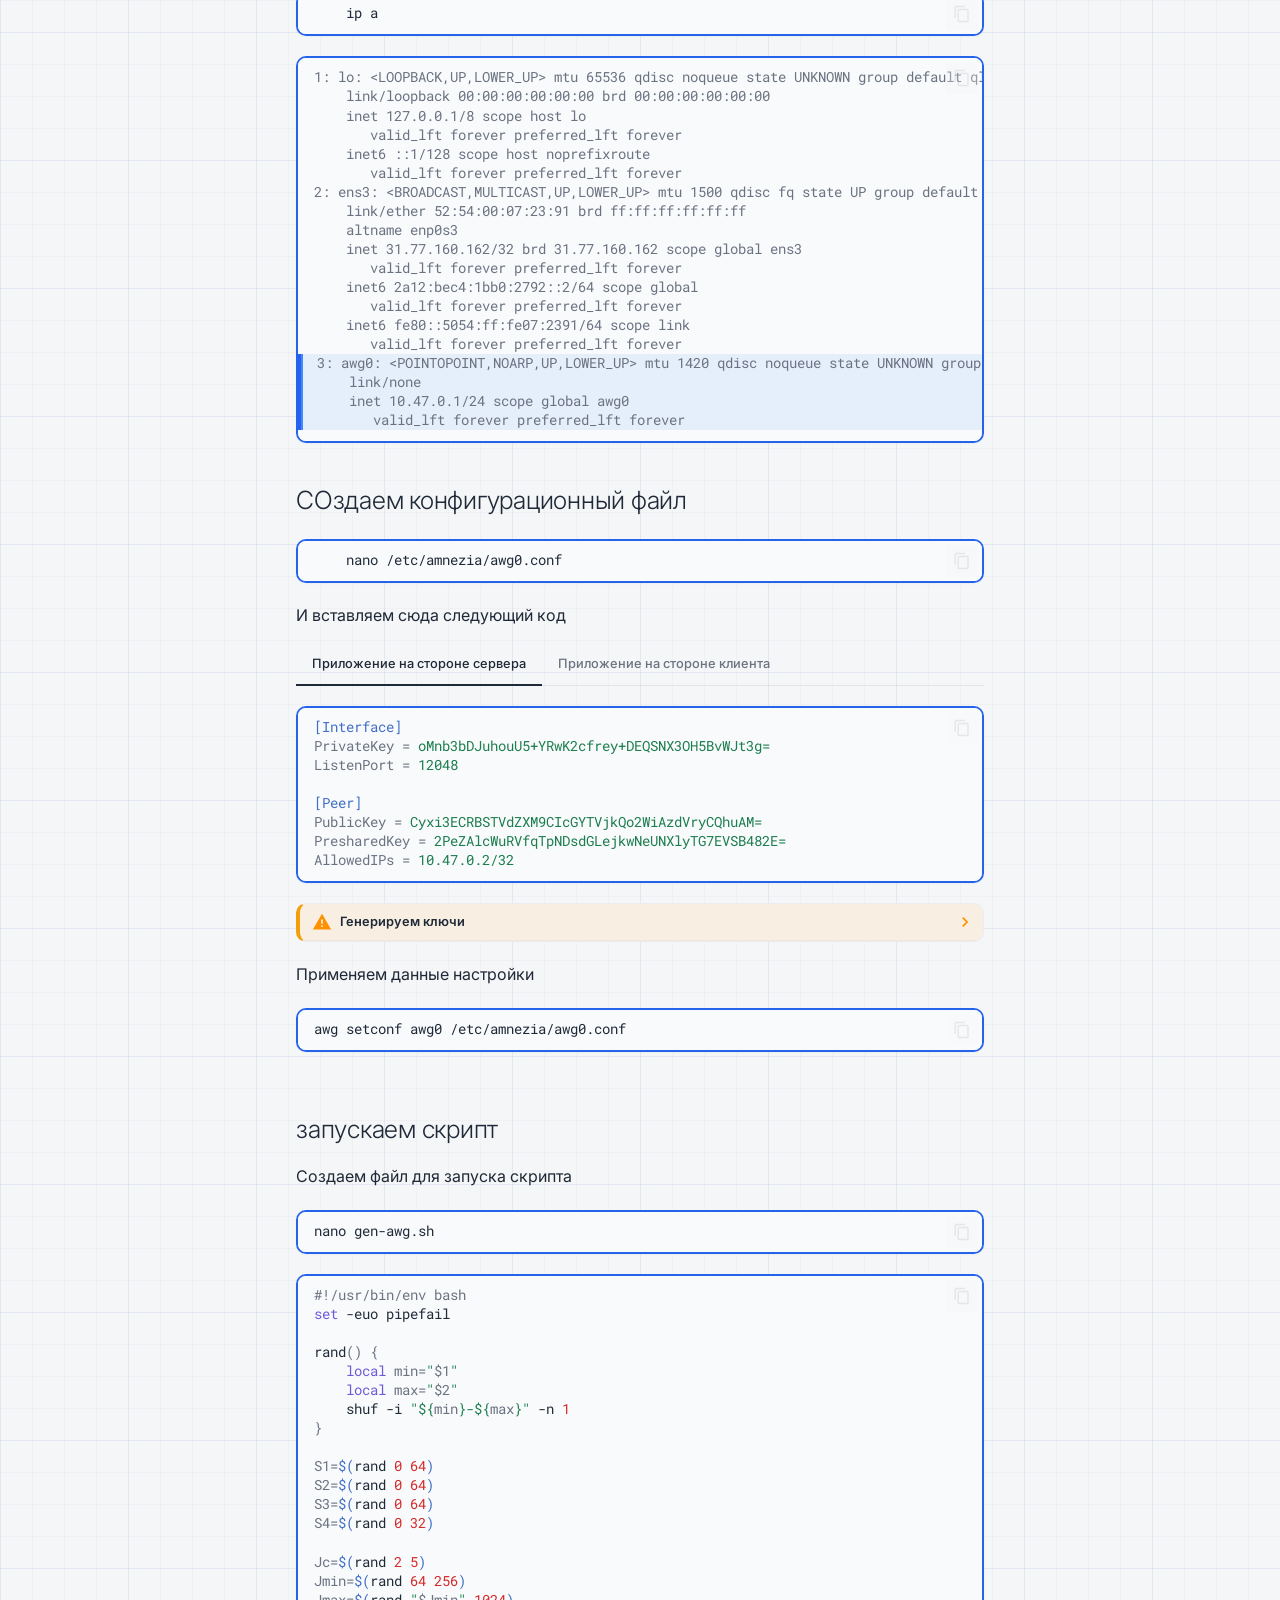
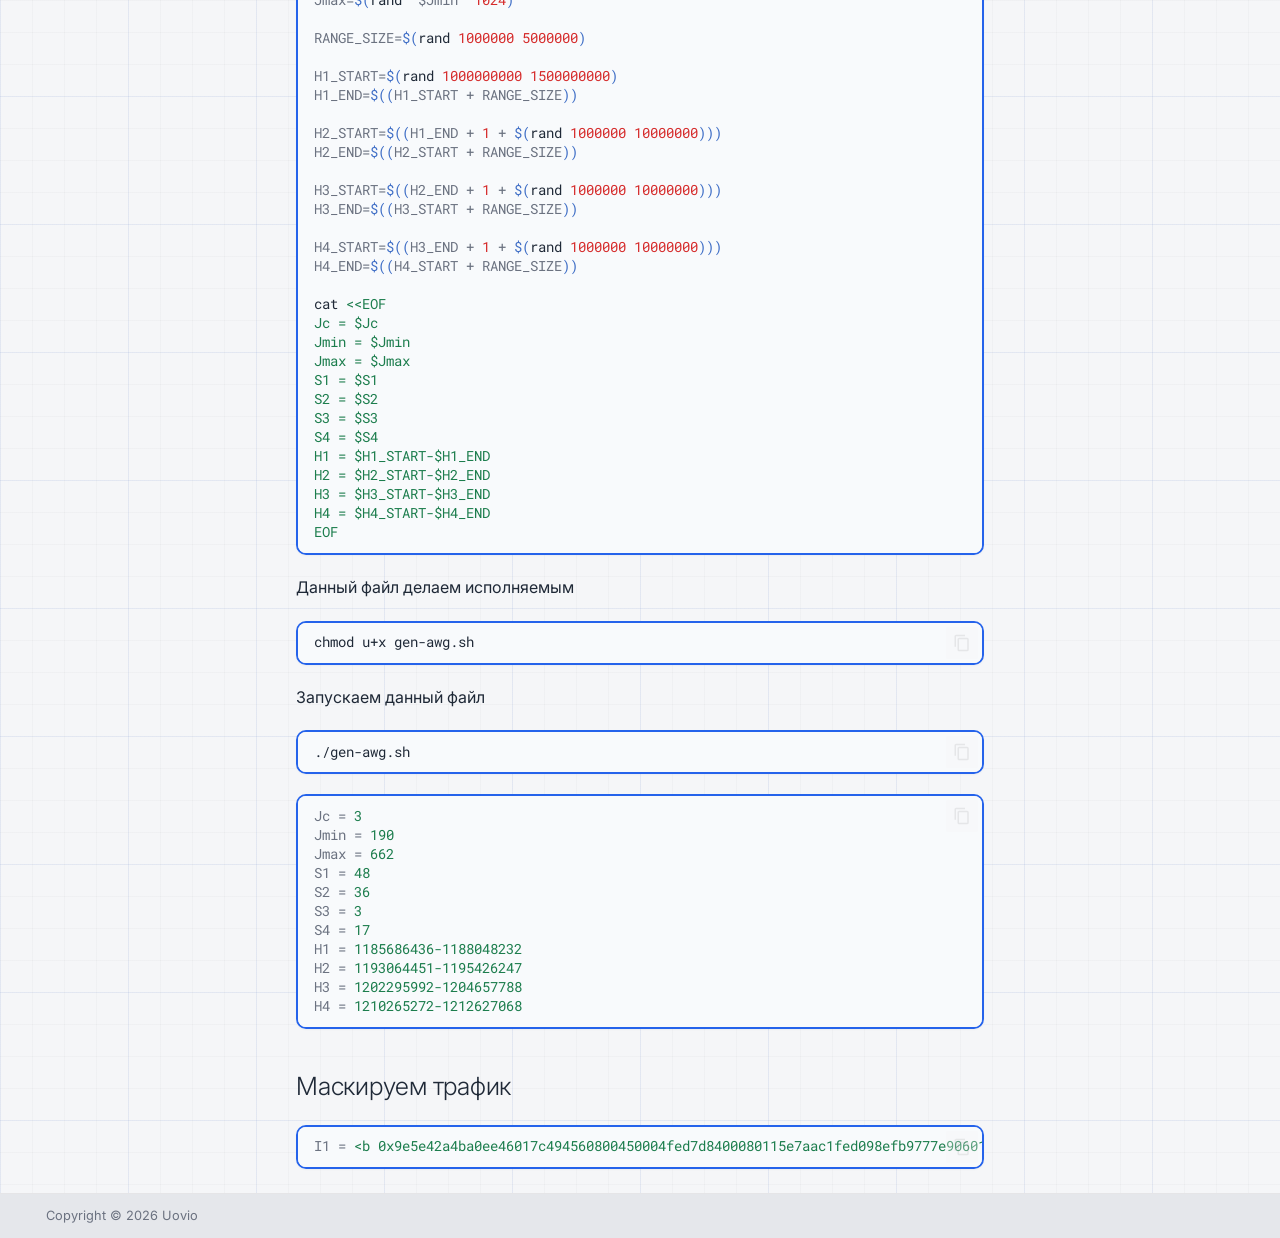
<file: AmneziaWG/AmneziaWG/index.html>
<!doctype html>
<html lang="en" class="no-js">
  <head>
    
      <meta charset="utf-8">
      <meta name="viewport" content="width=device-width,initial-scale=1">
      
        <meta name="description" content="A short description of the project documentation site.">
      
      
      
        <link rel="canonical" href="https://mydomain.org/mysite/AmneziaWG/AmneziaWG/">
      
      
        <link rel="prev" href="../..">
      
      
        <link rel="next" href="../DNS/">
      
      
        
      
      
      <link rel="icon" href="../../assets/logo.png">
      <meta name="generator" content="mkdocs-1.6.1, mkdocs-material-9.8.2">
    
    
      
        <title>AmneziaWG - Uovio Docs</title>
      
    
    
      <link rel="stylesheet" href="../../assets/stylesheets/main.57a0d79d.min.css">
      
        
        <link rel="stylesheet" href="../../assets/stylesheets/palette.fb2fffe2.min.css">
      
      


    
    
      
    
    
      
        
        
        <link rel="preconnect" href="https://fonts.gstatic.com" crossorigin>
        <link rel="stylesheet" href="https://fonts.googleapis.com/css?family=Inter:300,300i,400,400i,700,700i%7CRoboto+Mono:400,400i,700,700i&display=fallback">
        <style>:root{--md-text-font:"Inter";--md-code-font:"Roboto Mono"}</style>
      
    
    
      <link rel="stylesheet" href="../../stylesheets/extra.css">
    
    <script>__md_scope=new URL("../..",location),__md_hash=e=>[...e].reduce(((e,_)=>(e<<5)-e+_.charCodeAt(0)),0),__md_get=(e,_=localStorage,t=__md_scope)=>JSON.parse(_.getItem(t.pathname+"."+e)),__md_set=(e,_,t=localStorage,a=__md_scope)=>{try{t.setItem(a.pathname+"."+e,JSON.stringify(_))}catch(e){}}</script>
    
      

    
    
  </head>
  
  
    
    
      
    
    
    
    
    <body dir="ltr" data-md-color-scheme="default" data-md-color-primary="indigo" data-md-color-accent="indigo">
  
    
    <input class="md-toggle" data-md-toggle="drawer" type="checkbox" id="__drawer" autocomplete="off">
    <input class="md-toggle" data-md-toggle="search" type="checkbox" id="__search" autocomplete="off">
    <label class="md-overlay" for="__drawer"></label>
    <div data-md-component="skip">
      
        
        <a href="#_1" class="md-skip">
          Skip to content
        </a>
      
    </div>
    <div data-md-component="announce">
      
    </div>
    
    
      

  

<header class="md-header md-header--shadow md-header--lifted" data-md-component="header">
  <nav class="md-header__inner md-grid" aria-label="Header">
    <a href="../.." title="Uovio Docs" class="md-header__button md-logo" aria-label="Uovio Docs" data-md-component="logo">
      
  <img src="../../assets/logo.png" alt="logo">

    </a>
    <label class="md-header__button md-icon" for="__drawer">
      
      <svg xmlns="http://www.w3.org/2000/svg" viewBox="0 0 24 24"><path d="M3 6h18v2H3zm0 5h18v2H3zm0 5h18v2H3z"/></svg>
    </label>
    <div class="md-header__title" data-md-component="header-title">
      <div class="md-header__ellipsis">
        <div class="md-header__topic">
          <span class="md-ellipsis">
            Uovio Docs
          </span>
        </div>
        <div class="md-header__topic" data-md-component="header-topic">
          <span class="md-ellipsis">
            
              AmneziaWG
            
          </span>
        </div>
      </div>
    </div>
    
      
        <form class="md-header__option" data-md-component="palette">
  
    
    
    
    <input class="md-option" data-md-color-media="" data-md-color-scheme="default" data-md-color-primary="indigo" data-md-color-accent="indigo"  aria-label="Switch to dark mode"  type="radio" name="__palette" id="__palette_0">
    
      <label class="md-header__button md-icon" title="Switch to dark mode" for="__palette_1" hidden>
        <svg xmlns="http://www.w3.org/2000/svg" viewBox="0 0 24 24"><path d="M17 7H7a5 5 0 0 0-5 5 5 5 0 0 0 5 5h10a5 5 0 0 0 5-5 5 5 0 0 0-5-5m0 8a3 3 0 0 1-3-3 3 3 0 0 1 3-3 3 3 0 0 1 3 3 3 3 0 0 1-3 3"/></svg>
      </label>
    
  
    
    
    
    <input class="md-option" data-md-color-media="" data-md-color-scheme="slate" data-md-color-primary="indigo" data-md-color-accent="indigo"  aria-label="Switch to light mode"  type="radio" name="__palette" id="__palette_1">
    
      <label class="md-header__button md-icon" title="Switch to light mode" for="__palette_0" hidden>
        <svg xmlns="http://www.w3.org/2000/svg" viewBox="0 0 24 24"><path d="M17 6H7c-3.31 0-6 2.69-6 6s2.69 6 6 6h10c3.31 0 6-2.69 6-6s-2.69-6-6-6m0 10H7c-2.21 0-4-1.79-4-4s1.79-4 4-4h10c2.21 0 4 1.79 4 4s-1.79 4-4 4M7 9c-1.66 0-3 1.34-3 3s1.34 3 3 3 3-1.34 3-3-1.34-3-3-3"/></svg>
      </label>
    
  
</form>
      
    
    
      <script>var palette=__md_get("__palette");if(palette&&palette.color){if("(prefers-color-scheme)"===palette.color.media){var media=matchMedia("(prefers-color-scheme: light)"),input=document.querySelector(media.matches?"[data-md-color-media='(prefers-color-scheme: light)']":"[data-md-color-media='(prefers-color-scheme: dark)']");palette.color.media=input.getAttribute("data-md-color-media"),palette.color.scheme=input.getAttribute("data-md-color-scheme"),palette.color.primary=input.getAttribute("data-md-color-primary"),palette.color.accent=input.getAttribute("data-md-color-accent")}for(var[key,value]of Object.entries(palette.color))document.body.setAttribute("data-md-color-"+key,value)}</script>
    
    
    
      
      
        <label class="md-header__button md-icon" for="__search">
          
          <svg xmlns="http://www.w3.org/2000/svg" viewBox="0 0 24 24"><path d="M9.5 3A6.5 6.5 0 0 1 16 9.5c0 1.61-.59 3.09-1.56 4.23l.27.27h.79l5 5-1.5 1.5-5-5v-.79l-.27-.27A6.52 6.52 0 0 1 9.5 16 6.5 6.5 0 0 1 3 9.5 6.5 6.5 0 0 1 9.5 3m0 2C7 5 5 7 5 9.5S7 14 9.5 14 14 12 14 9.5 12 5 9.5 5"/></svg>
        </label>
        <div class="md-search" data-md-component="search" role="dialog">
  <label class="md-search__overlay" for="__search"></label>
  <div class="md-search__inner" role="search">
    <form class="md-search__form" name="search">
      <input type="text" class="md-search__input" name="query" aria-label="Search" placeholder="Search" autocapitalize="off" autocorrect="off" autocomplete="off" spellcheck="false" data-md-component="search-query" required>
      <label class="md-search__icon md-icon" for="__search">
        
        <svg xmlns="http://www.w3.org/2000/svg" viewBox="0 0 24 24"><path d="M9.5 3A6.5 6.5 0 0 1 16 9.5c0 1.61-.59 3.09-1.56 4.23l.27.27h.79l5 5-1.5 1.5-5-5v-.79l-.27-.27A6.52 6.52 0 0 1 9.5 16 6.5 6.5 0 0 1 3 9.5 6.5 6.5 0 0 1 9.5 3m0 2C7 5 5 7 5 9.5S7 14 9.5 14 14 12 14 9.5 12 5 9.5 5"/></svg>
        
        <svg xmlns="http://www.w3.org/2000/svg" viewBox="0 0 24 24"><path d="M20 11v2H8l5.5 5.5-1.42 1.42L4.16 12l7.92-7.92L13.5 5.5 8 11z"/></svg>
      </label>
      <nav class="md-search__options" aria-label="Search">
        
          <a href="javascript:void(0)" class="md-search__icon md-icon" title="Share" aria-label="Share" data-clipboard data-clipboard-text="" data-md-component="search-share" tabindex="-1">
            
            <svg xmlns="http://www.w3.org/2000/svg" viewBox="0 0 24 24"><path d="M18 16.08c-.76 0-1.44.3-1.96.77L8.91 12.7c.05-.23.09-.46.09-.7s-.04-.47-.09-.7l7.05-4.11c.54.5 1.25.81 2.04.81a3 3 0 0 0 3-3 3 3 0 0 0-3-3 3 3 0 0 0-3 3c0 .24.04.47.09.7L8.04 9.81C7.5 9.31 6.79 9 6 9a3 3 0 0 0-3 3 3 3 0 0 0 3 3c.79 0 1.5-.31 2.04-.81l7.12 4.15c-.05.21-.08.43-.08.66 0 1.61 1.31 2.91 2.92 2.91s2.92-1.3 2.92-2.91A2.92 2.92 0 0 0 18 16.08"/></svg>
          </a>
        
        <button type="reset" class="md-search__icon md-icon" title="Clear" aria-label="Clear" tabindex="-1">
          
          <svg xmlns="http://www.w3.org/2000/svg" viewBox="0 0 24 24"><path d="M19 6.41 17.59 5 12 10.59 6.41 5 5 6.41 10.59 12 5 17.59 6.41 19 12 13.41 17.59 19 19 17.59 13.41 12z"/></svg>
        </button>
      </nav>
      
        <div class="md-search__suggest" data-md-component="search-suggest"></div>
      
    </form>
    <div class="md-search__output">
      <div class="md-search__scrollwrap" tabindex="0" data-md-scrollfix>
        <div class="md-search-result" data-md-component="search-result">
          <div class="md-search-result__meta">
            Initializing search
          </div>
          <ol class="md-search-result__list" role="presentation"></ol>
        </div>
      </div>
    </div>
  </div>
</div>
      
    
    
  </nav>
  
    
      
<nav class="md-tabs" aria-label="Tabs" data-md-component="tabs">
  <div class="md-grid">
    <ul class="md-tabs__list">
      
        
  
  
  
  
    <li class="md-tabs__item">
      <a href="../.." class="md-tabs__link">
        
  
  
    
  
  Home

      </a>
    </li>
  

      
        
  
  
  
    
  
  
    
    
      <li class="md-tabs__item md-tabs__item--active">
        <a href="./" class="md-tabs__link">
          
  
  
    
  
  AmneziaWG

        </a>
      </li>
    
  

      
        
  
  
  
  
    
    
      <li class="md-tabs__item">
        <a href="../../CDN/CDN%20XHHTP/" class="md-tabs__link">
          
  
  
    
  
  CDN

        </a>
      </li>
    
  

      
        
  
  
  
  
    
    
      <li class="md-tabs__item">
        <a href="../../KEENETIC/VLEES%20in%20KEENETIC/" class="md-tabs__link">
          
  
  
    
  
  KEENETIC

        </a>
      </li>
    
  

      
        
  
  
  
  
    
    
      <li class="md-tabs__item">
        <a href="../../VPS/1.%20%D0%9F%D0%BE%D0%B4%D0%BA%D0%BB%D1%8E%D1%87%D0%B5%D0%BD%D0%B8%D0%B5/" class="md-tabs__link">
          
  
  
    
  
  VPS

        </a>
      </li>
    
  

      
        
  
  
  
  
    
    
      <li class="md-tabs__item">
        <a href="../../X-RAY/vless%20%20moscow-germany/" class="md-tabs__link">
          
  
  
    
  
  X RAY

        </a>
      </li>
    
  

      
        
  
  
  
  
    
    
      <li class="md-tabs__item">
        <a href="../../core/INSTALL_OLCRTC_MANAGER_PANEL_WBSTREAM-14/" class="md-tabs__link">
          
  
  
    
  
  Core

        </a>
      </li>
    
  

      
    </ul>
  </div>
</nav>
    
  
</header>
    
    <div class="md-container" data-md-component="container">
      
      
        
      
      <main class="md-main" data-md-component="main">
        <div class="md-main__inner md-grid">
          
            
              
              <div class="md-sidebar md-sidebar--primary" data-md-component="sidebar" data-md-type="navigation" >
                <div class="md-sidebar__scrollwrap">
                  <div class="md-sidebar__inner">
                    


  


<nav class="md-nav md-nav--primary md-nav--lifted" aria-label="Navigation" data-md-level="0">
  <label class="md-nav__title" for="__drawer">
    <a href="../.." title="Uovio Docs" class="md-nav__button md-logo" aria-label="Uovio Docs" data-md-component="logo">
      
  <img src="../../assets/logo.png" alt="logo">

    </a>
    Uovio Docs
  </label>
  
  <ul class="md-nav__list" data-md-scrollfix>
    
      
      
  
  
  
  
    <li class="md-nav__item">
      <a href="../.." class="md-nav__link">
        
  
  
  <span class="md-ellipsis">
    
  
    Home
  

    
  </span>
  
  

      </a>
    </li>
  

    
      
      
  
  
    
  
  
  
    
    
      
        
      
        
      
    
    
    
      
        
        
      
      
        
      
    
    
      
    
    <li class="md-nav__item md-nav__item--active md-nav__item--section md-nav__item--nested">
      
        
        
        <input class="md-nav__toggle md-toggle " type="checkbox" id="__nav_2" checked>
        
          
          <label class="md-nav__link" for="__nav_2" id="__nav_2_label" tabindex="">
            
  
  
  <span class="md-ellipsis">
    
  
    AmneziaWG
  

    
  </span>
  
  

            <span class="md-nav__icon md-icon"></span>
          </label>
        
        <nav class="md-nav" data-md-level="1" aria-labelledby="__nav_2_label" aria-expanded="true">
          <label class="md-nav__title" for="__nav_2">
            <span class="md-nav__icon md-icon"></span>
            
  
    AmneziaWG
  

          </label>
          <ul class="md-nav__list" data-md-scrollfix>
            
              
                
  
  
    
  
  
  
    <li class="md-nav__item md-nav__item--active">
      
      <input class="md-nav__toggle md-toggle" type="checkbox" id="__toc">
      
      
      
        <label class="md-nav__link md-nav__link--active" for="__toc">
          
  
  
  <span class="md-ellipsis">
    
  
    AmneziaWG
  

    
  </span>
  
  

          <span class="md-nav__icon md-icon"></span>
        </label>
      
      <a href="./" class="md-nav__link md-nav__link--active">
        
  
  
  <span class="md-ellipsis">
    
  
    AmneziaWG
  

    
  </span>
  
  

      </a>
      
        

<nav class="md-nav md-nav--secondary" aria-label="Table of contents">
  
  
  
  
    <label class="md-nav__title" for="__toc">
      <span class="md-nav__icon md-icon"></span>
      Table of contents
    </label>
    <ul class="md-nav__list" data-md-component="toc" data-md-scrollfix>
      
        <li class="md-nav__item">
  <a href="#_1" class="md-nav__link">
    <span class="md-ellipsis">
      
        Настраиваем сервер
      
    </span>
  </a>
  
</li>
      
        <li class="md-nav__item">
  <a href="#_2" class="md-nav__link">
    <span class="md-ellipsis">
      
        Устанавливаем необходимые компоненты для кеомпиляции
      
    </span>
  </a>
  
</li>
      
        <li class="md-nav__item">
  <a href="#amneziawg" class="md-nav__link">
    <span class="md-ellipsis">
      
        Производим установку ядра amneziaWG
      
    </span>
  </a>
  
</li>
      
        <li class="md-nav__item">
  <a href="#_3" class="md-nav__link">
    <span class="md-ellipsis">
      
        КОмпиляция
      
    </span>
  </a>
  
</li>
      
        <li class="md-nav__item">
  <a href="#_4" class="md-nav__link">
    <span class="md-ellipsis">
      
        Установка
      
    </span>
  </a>
  
</li>
      
        <li class="md-nav__item">
  <a href="#_5" class="md-nav__link">
    <span class="md-ellipsis">
      
        СОздаем конфигурационный файл
      
    </span>
  </a>
  
</li>
      
        <li class="md-nav__item">
  <a href="#_6" class="md-nav__link">
    <span class="md-ellipsis">
      
        запускаем скрипт
      
    </span>
  </a>
  
</li>
      
        <li class="md-nav__item">
  <a href="#_7" class="md-nav__link">
    <span class="md-ellipsis">
      
        Маскируем трафик
      
    </span>
  </a>
  
</li>
      
    </ul>
  
</nav>
      
    </li>
  

              
            
              
                
  
  
  
  
    <li class="md-nav__item">
      <a href="../DNS/" class="md-nav__link">
        
  
  
  <span class="md-ellipsis">
    
  
    DNS
  

    
  </span>
  
  

      </a>
    </li>
  

              
            
          </ul>
        </nav>
      
    </li>
  

    
      
      
  
  
  
  
    
    
      
        
      
    
    
    
      
      
        
      
    
    
      
        
        
      
    
    <li class="md-nav__item md-nav__item--pruned md-nav__item--nested">
      
        
  
  
  
    <a href="../../CDN/CDN%20XHHTP/" class="md-nav__link">
      
  
  
  <span class="md-ellipsis">
    
  
    CDN
  

    
  </span>
  
  

      
        <span class="md-nav__icon md-icon"></span>
      
    </a>
  

      
    </li>
  

    
      
      
  
  
  
  
    
    
      
        
      
    
    
    
      
      
        
      
    
    
      
        
        
      
    
    <li class="md-nav__item md-nav__item--pruned md-nav__item--nested">
      
        
  
  
  
    <a href="../../KEENETIC/VLEES%20in%20KEENETIC/" class="md-nav__link">
      
  
  
  <span class="md-ellipsis">
    
  
    KEENETIC
  

    
  </span>
  
  

      
        <span class="md-nav__icon md-icon"></span>
      
    </a>
  

      
    </li>
  

    
      
      
  
  
  
  
    
    
      
        
      
        
      
        
      
        
      
        
      
    
    
    
      
      
        
      
    
    
      
        
        
      
    
    <li class="md-nav__item md-nav__item--pruned md-nav__item--nested">
      
        
  
  
  
    <a href="../../VPS/1.%20%D0%9F%D0%BE%D0%B4%D0%BA%D0%BB%D1%8E%D1%87%D0%B5%D0%BD%D0%B8%D0%B5/" class="md-nav__link">
      
  
  
  <span class="md-ellipsis">
    
  
    VPS
  

    
  </span>
  
  

      
        <span class="md-nav__icon md-icon"></span>
      
    </a>
  

      
    </li>
  

    
      
      
  
  
  
  
    
    
      
        
      
    
    
    
      
      
        
      
    
    
      
        
        
      
    
    <li class="md-nav__item md-nav__item--pruned md-nav__item--nested">
      
        
  
  
  
    <a href="../../X-RAY/vless%20%20moscow-germany/" class="md-nav__link">
      
  
  
  <span class="md-ellipsis">
    
  
    X RAY
  

    
  </span>
  
  

      
        <span class="md-nav__icon md-icon"></span>
      
    </a>
  

      
    </li>
  

    
      
      
  
  
  
  
    
    
      
        
      
    
    
    
      
      
        
      
    
    
      
        
        
      
    
    <li class="md-nav__item md-nav__item--pruned md-nav__item--nested">
      
        
  
  
  
    <a href="../../core/INSTALL_OLCRTC_MANAGER_PANEL_WBSTREAM-14/" class="md-nav__link">
      
  
  
  <span class="md-ellipsis">
    
  
    Core
  

    
  </span>
  
  

      
        <span class="md-nav__icon md-icon"></span>
      
    </a>
  

      
    </li>
  

    
  </ul>
</nav>
                  </div>
                </div>
              </div>
            
            
              
              <div class="md-sidebar md-sidebar--secondary" data-md-component="sidebar" data-md-type="toc" >
                <div class="md-sidebar__scrollwrap">
                  <div class="md-sidebar__inner">
                    

<nav class="md-nav md-nav--secondary" aria-label="Table of contents">
  
  
  
  
    <label class="md-nav__title" for="__toc">
      <span class="md-nav__icon md-icon"></span>
      Table of contents
    </label>
    <ul class="md-nav__list" data-md-component="toc" data-md-scrollfix>
      
        <li class="md-nav__item">
  <a href="#_1" class="md-nav__link">
    <span class="md-ellipsis">
      
        Настраиваем сервер
      
    </span>
  </a>
  
</li>
      
        <li class="md-nav__item">
  <a href="#_2" class="md-nav__link">
    <span class="md-ellipsis">
      
        Устанавливаем необходимые компоненты для кеомпиляции
      
    </span>
  </a>
  
</li>
      
        <li class="md-nav__item">
  <a href="#amneziawg" class="md-nav__link">
    <span class="md-ellipsis">
      
        Производим установку ядра amneziaWG
      
    </span>
  </a>
  
</li>
      
        <li class="md-nav__item">
  <a href="#_3" class="md-nav__link">
    <span class="md-ellipsis">
      
        КОмпиляция
      
    </span>
  </a>
  
</li>
      
        <li class="md-nav__item">
  <a href="#_4" class="md-nav__link">
    <span class="md-ellipsis">
      
        Установка
      
    </span>
  </a>
  
</li>
      
        <li class="md-nav__item">
  <a href="#_5" class="md-nav__link">
    <span class="md-ellipsis">
      
        СОздаем конфигурационный файл
      
    </span>
  </a>
  
</li>
      
        <li class="md-nav__item">
  <a href="#_6" class="md-nav__link">
    <span class="md-ellipsis">
      
        запускаем скрипт
      
    </span>
  </a>
  
</li>
      
        <li class="md-nav__item">
  <a href="#_7" class="md-nav__link">
    <span class="md-ellipsis">
      
        Маскируем трафик
      
    </span>
  </a>
  
</li>
      
    </ul>
  
</nav>
                  </div>
                </div>
              </div>
            
          
          
            <div class="md-content" data-md-component="content">
              
                



  


  <nav class="md-path" aria-label="Navigation" >
    <ol class="md-path__list">
      
        
  
  
    <li class="md-path__item">
      <a href="../.." class="md-path__link">
        
  <span class="md-ellipsis">
    Home
  </span>

      </a>
    </li>
  

      
      
        
  
  
    
    
      <li class="md-path__item">
        <a href="./" class="md-path__link">
          
  <span class="md-ellipsis">
    AmneziaWG
  </span>

        </a>
      </li>
    
  

      
    </ol>
  </nav>

              
              <article class="md-content__inner md-typeset">
                
                  



  <h1>AmneziaWG</h1>

<h2 id="_1">Настраиваем сервер<a class="headerlink" href="#_1" title="Ссылка на раздел">&para;</a></h2>
<div class="language-bash highlight"><pre><span></span><code><span id="__span-0-1"><a id="__codelineno-0-1" name="__codelineno-0-1" href="#__codelineno-0-1"></a><span class="w">   </span>apt-get<span class="w"> </span>update<span class="w"> </span>-<span class="w"> </span>обновление<span class="w"> </span>пакетов
</span></code></pre></div>
<h2 id="_2">Устанавливаем необходимые компоненты для кеомпиляции<a class="headerlink" href="#_2" title="Ссылка на раздел">&para;</a></h2>
<div class="language-bash highlight"><pre><span></span><code><span id="__span-1-1"><a id="__codelineno-1-1" name="__codelineno-1-1" href="#__codelineno-1-1"></a><span class="w">   </span>apt-get<span class="w"> </span>install<span class="w"> </span>-y<span class="w"> </span>git<span class="w"> </span>libelf-dev<span class="w"> </span>linux-headers-<span class="k">$(</span>uname<span class="w"> </span>-r<span class="k">)</span><span class="w"> </span>build-essential<span class="w"> </span>pkg-config
</span></code></pre></div>
<h2 id="amneziawg">Производим установку ядра amneziaWG<a class="headerlink" href="#amneziawg" title="Ссылка на раздел">&para;</a></h2>
<p><div class="language-bash highlight"><pre><span></span><code><span id="__span-2-1"><a id="__codelineno-2-1" name="__codelineno-2-1" href="#__codelineno-2-1"></a><span class="w">   </span>git<span class="w"> </span>clone<span class="w"> </span>--single-branch<span class="w"> </span>--depth<span class="o">=</span><span class="m">1</span><span class="w"> </span>https://github.com/amnezia-vpn/amneziawg-linux-kernel-module.git
</span></code></pre></div>
 <div class="language-bash highlight"><pre><span></span><code><span id="__span-3-1"><a id="__codelineno-3-1" name="__codelineno-3-1" href="#__codelineno-3-1"></a><span class="w">   </span>git<span class="w"> </span>clone<span class="w"> </span>--single-branch<span class="w"> </span>--depth<span class="o">=</span><span class="m">1</span><span class="w"> </span>https://github.com/amnezia-vpn/amneziawg-tools.git
</span></code></pre></div></p>
<h2 id="_3">КОмпиляция<a class="headerlink" href="#_3" title="Ссылка на раздел">&para;</a></h2>
<p><div class="language-bash highlight"><pre><span></span><code><span id="__span-4-1"><a id="__codelineno-4-1" name="__codelineno-4-1" href="#__codelineno-4-1"></a><span class="w">   </span>make<span class="w"> </span>-C<span class="w"> </span>amneziawg-linux-kernel-module/src<span class="w"> </span>-j<span class="k">$(</span>nproc<span class="k">)</span>
</span></code></pre></div>
 <div class="language-bash highlight"><pre><span></span><code><span id="__span-5-1"><a id="__codelineno-5-1" name="__codelineno-5-1" href="#__codelineno-5-1"></a><span class="w">   </span>make<span class="w"> </span>-C<span class="w"> </span>amneziawg-linux-kernel-module/src<span class="w"> </span>install
</span></code></pre></div></p>
<h2 id="_4">Установка<a class="headerlink" href="#_4" title="Ссылка на раздел">&para;</a></h2>
<p><div class="language-bash highlight"><pre><span></span><code><span id="__span-6-1"><a id="__codelineno-6-1" name="__codelineno-6-1" href="#__codelineno-6-1"></a><span class="w">   </span>make<span class="w"> </span>-C<span class="w"> </span>amneziawg-tools/src<span class="w"> </span>-j<span class="k">$(</span>nproc<span class="k">)</span>
</span></code></pre></div>
 <div class="language-bash highlight"><pre><span></span><code><span id="__span-7-1"><a id="__codelineno-7-1" name="__codelineno-7-1" href="#__codelineno-7-1"></a><span class="w">   </span>make<span class="w"> </span>-C<span class="w"> </span>amneziawg-tools/src<span class="w"> </span>install
</span></code></pre></div></p>
<p>Поднимаем WG </p>
<p>Создаем интерфейс AmneziaWG </p>
<p><div class="language-bash highlight"><pre><span></span><code><span id="__span-8-1"><a id="__codelineno-8-1" name="__codelineno-8-1" href="#__codelineno-8-1"></a><span class="w">    </span>ip<span class="w"> </span>link<span class="w">  </span>add<span class="w"> </span>awg0<span class="w"> </span><span class="nb">type</span><span class="w"> </span>amneziawg
</span></code></pre></div>
 Поднимаем его
<div class="language-bash highlight"><pre><span></span><code><span id="__span-9-1"><a id="__codelineno-9-1" name="__codelineno-9-1" href="#__codelineno-9-1"></a><span class="w">    </span>ip<span class="w"> </span>link<span class="w">  </span><span class="nb">set</span><span class="w"> </span>awg0<span class="w"> </span>up
</span></code></pre></div></p>
<p>Добавляем рандомный IP </p>
<div class="language-bash highlight"><pre><span></span><code><span id="__span-10-1"><a id="__codelineno-10-1" name="__codelineno-10-1" href="#__codelineno-10-1"></a><span class="w">    </span>ip<span class="w"> </span>addr<span class="w"> </span>add<span class="w"> </span><span class="m">10</span>.47.0.1/24<span class="w"> </span>dev<span class="w"> </span>awg0
</span></code></pre></div>
<p>Проверяем, должно появиться что то аналогичное 
<div class="language-bash highlight"><pre><span></span><code><span id="__span-11-1"><a id="__codelineno-11-1" name="__codelineno-11-1" href="#__codelineno-11-1"></a><span class="w">    </span>ip<span class="w"> </span>a
</span></code></pre></div></p>
<div class="language-console highlight"><pre><span></span><code><span id="__span-12-1"><a id="__codelineno-12-1" name="__codelineno-12-1" href="#__codelineno-12-1"></a><span class="go">1: lo: &lt;LOOPBACK,UP,LOWER_UP&gt; mtu 65536 qdisc noqueue state UNKNOWN group default qlen 1000</span>
</span><span id="__span-12-2"><a id="__codelineno-12-2" name="__codelineno-12-2" href="#__codelineno-12-2"></a><span class="go">    link/loopback 00:00:00:00:00:00 brd 00:00:00:00:00:00</span>
</span><span id="__span-12-3"><a id="__codelineno-12-3" name="__codelineno-12-3" href="#__codelineno-12-3"></a><span class="go">    inet 127.0.0.1/8 scope host lo</span>
</span><span id="__span-12-4"><a id="__codelineno-12-4" name="__codelineno-12-4" href="#__codelineno-12-4"></a><span class="go">       valid_lft forever preferred_lft forever</span>
</span><span id="__span-12-5"><a id="__codelineno-12-5" name="__codelineno-12-5" href="#__codelineno-12-5"></a><span class="go">    inet6 ::1/128 scope host noprefixroute</span>
</span><span id="__span-12-6"><a id="__codelineno-12-6" name="__codelineno-12-6" href="#__codelineno-12-6"></a><span class="go">       valid_lft forever preferred_lft forever</span>
</span><span id="__span-12-7"><a id="__codelineno-12-7" name="__codelineno-12-7" href="#__codelineno-12-7"></a><span class="go">2: ens3: &lt;BROADCAST,MULTICAST,UP,LOWER_UP&gt; mtu 1500 qdisc fq state UP group default qlen 1000</span>
</span><span id="__span-12-8"><a id="__codelineno-12-8" name="__codelineno-12-8" href="#__codelineno-12-8"></a><span class="go">    link/ether 52:54:00:07:23:91 brd ff:ff:ff:ff:ff:ff</span>
</span><span id="__span-12-9"><a id="__codelineno-12-9" name="__codelineno-12-9" href="#__codelineno-12-9"></a><span class="go">    altname enp0s3</span>
</span><span id="__span-12-10"><a id="__codelineno-12-10" name="__codelineno-12-10" href="#__codelineno-12-10"></a><span class="go">    inet 31.77.160.162/32 brd 31.77.160.162 scope global ens3</span>
</span><span id="__span-12-11"><a id="__codelineno-12-11" name="__codelineno-12-11" href="#__codelineno-12-11"></a><span class="go">       valid_lft forever preferred_lft forever</span>
</span><span id="__span-12-12"><a id="__codelineno-12-12" name="__codelineno-12-12" href="#__codelineno-12-12"></a><span class="go">    inet6 2a12:bec4:1bb0:2792::2/64 scope global</span>
</span><span id="__span-12-13"><a id="__codelineno-12-13" name="__codelineno-12-13" href="#__codelineno-12-13"></a><span class="go">       valid_lft forever preferred_lft forever</span>
</span><span id="__span-12-14"><a id="__codelineno-12-14" name="__codelineno-12-14" href="#__codelineno-12-14"></a><span class="go">    inet6 fe80::5054:ff:fe07:2391/64 scope link</span>
</span><span id="__span-12-15"><a id="__codelineno-12-15" name="__codelineno-12-15" href="#__codelineno-12-15"></a><span class="go">       valid_lft forever preferred_lft forever</span>
</span><span id="__span-12-16"><a id="__codelineno-12-16" name="__codelineno-12-16" href="#__codelineno-12-16"></a><span class="hll"><span class="go">3: awg0: &lt;POINTOPOINT,NOARP,UP,LOWER_UP&gt; mtu 1420 qdisc noqueue state UNKNOWN group default qlen 1000</span>
</span></span><span id="__span-12-17"><a id="__codelineno-12-17" name="__codelineno-12-17" href="#__codelineno-12-17"></a><span class="hll"><span class="go">    link/none</span>
</span></span><span id="__span-12-18"><a id="__codelineno-12-18" name="__codelineno-12-18" href="#__codelineno-12-18"></a><span class="hll"><span class="go">    inet 10.47.0.1/24 scope global awg0</span>
</span></span><span id="__span-12-19"><a id="__codelineno-12-19" name="__codelineno-12-19" href="#__codelineno-12-19"></a><span class="hll"><span class="go">       valid_lft forever preferred_lft forever</span>
</span></span></code></pre></div>
<h2 id="_5">СОздаем конфигурационный файл<a class="headerlink" href="#_5" title="Ссылка на раздел">&para;</a></h2>
<div class="language-bash highlight"><pre><span></span><code><span id="__span-13-1"><a id="__codelineno-13-1" name="__codelineno-13-1" href="#__codelineno-13-1"></a><span class="w">    </span>nano<span class="w"> </span>/etc/amnezia/awg0.conf
</span></code></pre></div>
<p>И вставляем сюда следующий код </p>
<div class="tabbed-set tabbed-alternate" data-tabs="1:2"><input checked="checked" id="__tabbed_1_1" name="__tabbed_1" type="radio" /><input id="__tabbed_1_2" name="__tabbed_1" type="radio" /><div class="tabbed-labels"><label for="__tabbed_1_1">Приложение на стороне сервера</label><label for="__tabbed_1_2">Приложение на стороне клиента</label></div>
<div class="tabbed-content">
<div class="tabbed-block">
<div class="language-ini highlight"><pre><span></span><code><span id="__span-14-1"><a id="__codelineno-14-1" name="__codelineno-14-1" href="#__codelineno-14-1"></a><span class="k">[Interface]</span>
</span><span id="__span-14-2"><a id="__codelineno-14-2" name="__codelineno-14-2" href="#__codelineno-14-2"></a><span class="na">PrivateKey</span><span class="w"> </span><span class="o">=</span><span class="w"> </span><span class="s">oMnb3bDJuhouU5+YRwK2cfrey+DEQSNX3OH5BvWJt3g=</span>
</span><span id="__span-14-3"><a id="__codelineno-14-3" name="__codelineno-14-3" href="#__codelineno-14-3"></a><span class="na">ListenPort</span><span class="w"> </span><span class="o">=</span><span class="w"> </span><span class="s">12048</span>
</span><span id="__span-14-4"><a id="__codelineno-14-4" name="__codelineno-14-4" href="#__codelineno-14-4"></a>
</span><span id="__span-14-5"><a id="__codelineno-14-5" name="__codelineno-14-5" href="#__codelineno-14-5"></a><span class="k">[Peer]</span>
</span><span id="__span-14-6"><a id="__codelineno-14-6" name="__codelineno-14-6" href="#__codelineno-14-6"></a><span class="na">PublicKey</span><span class="w"> </span><span class="o">=</span><span class="w"> </span><span class="s">Cyxi3ECRBSTVdZXM9CIcGYTVjkQo2WiAzdVryCQhuAM=</span>
</span><span id="__span-14-7"><a id="__codelineno-14-7" name="__codelineno-14-7" href="#__codelineno-14-7"></a><span class="na">PresharedKey</span><span class="w"> </span><span class="o">=</span><span class="w"> </span><span class="s">2PeZAlcWuRVfqTpNDsdGLejkwNeUNXlyTG7EVSB482E=</span>
</span><span id="__span-14-8"><a id="__codelineno-14-8" name="__codelineno-14-8" href="#__codelineno-14-8"></a><span class="na">AllowedIPs</span><span class="w"> </span><span class="o">=</span><span class="w"> </span><span class="s">10.47.0.2/32</span>
</span></code></pre></div>
<details class="warning">
<summary>Генерируем ключи</summary>
<p>Генерируем ключь для PrivateKey, след. командой PrivateKey - генерация
<div class="language-bash highlight"><pre><span></span><code><span id="__span-15-1"><a id="__codelineno-15-1" name="__codelineno-15-1" href="#__codelineno-15-1"></a>awg<span class="w"> </span>genkey
</span></code></pre></div>
Генерируем ключь для PresharedKey, след. командой PresharedKey - генерация
<div class="language-bash highlight"><pre><span></span><code><span id="__span-16-1"><a id="__codelineno-16-1" name="__codelineno-16-1" href="#__codelineno-16-1"></a>awg<span class="w"> </span>genpsk
</span></code></pre></div></p>
</details>
<p>Применяем данные настройки 
    <div class="language-bash highlight"><pre><span></span><code><span id="__span-17-1"><a id="__codelineno-17-1" name="__codelineno-17-1" href="#__codelineno-17-1"></a>awg<span class="w"> </span>setconf<span class="w"> </span>awg0<span class="w"> </span>/etc/amnezia/awg0.conf
</span></code></pre></div></p>
</div>
<div class="tabbed-block">
<div class="language-ini highlight"><pre><span></span><code><span id="__span-18-1"><a id="__codelineno-18-1" name="__codelineno-18-1" href="#__codelineno-18-1"></a><span class="w">    </span><span class="k">[Interface]</span>
</span><span id="__span-18-2"><a id="__codelineno-18-2" name="__codelineno-18-2" href="#__codelineno-18-2"></a><span class="w">    </span><span class="na">PrivateKey</span><span class="w"> </span><span class="o">=</span><span class="w"> </span><span class="s">4ADcTmeIglwS6O6VmMn8VZmyn5nA5aXN/4g53jAQH2Y=</span>
</span><span id="__span-18-3"><a id="__codelineno-18-3" name="__codelineno-18-3" href="#__codelineno-18-3"></a><span class="w">    </span><span class="na">Address</span><span class="w"> </span><span class="o">=</span><span class="w"> </span><span class="s">10.47.0.2/24</span>
</span><span id="__span-18-4"><a id="__codelineno-18-4" name="__codelineno-18-4" href="#__codelineno-18-4"></a>
</span><span id="__span-18-5"><a id="__codelineno-18-5" name="__codelineno-18-5" href="#__codelineno-18-5"></a><span class="w">    </span><span class="k">[Peer]</span>
</span><span id="__span-18-6"><a id="__codelineno-18-6" name="__codelineno-18-6" href="#__codelineno-18-6"></a><span class="w">    </span><span class="na">PublicKey</span><span class="w"> </span><span class="o">=</span><span class="w"> </span><span class="s">PX6J6bFkdMEsKmqVl5M7sbgiXFHKWyl8rlGLaeUc0Rg=</span>
</span><span id="__span-18-7"><a id="__codelineno-18-7" name="__codelineno-18-7" href="#__codelineno-18-7"></a><span class="w">    </span><span class="na">PresharedKey</span><span class="w"> </span><span class="o">=</span><span class="w"> </span><span class="s">yIw2PtOGI35SczEyb4d4mcViTqIjk0wa4sScaE3ciHE=</span>
</span><span id="__span-18-8"><a id="__codelineno-18-8" name="__codelineno-18-8" href="#__codelineno-18-8"></a><span class="w">    </span><span class="na">AllowedIPs</span><span class="w"> </span><span class="o">=</span><span class="w"> </span><span class="s">10.47.0.0/24</span>
</span><span id="__span-18-9"><a id="__codelineno-18-9" name="__codelineno-18-9" href="#__codelineno-18-9"></a><span class="w">    </span><span class="na">Endpoint</span><span class="w"> </span><span class="o">=</span><span class="w"> </span><span class="s">domain.com:12413</span>
</span><span id="__span-18-10"><a id="__codelineno-18-10" name="__codelineno-18-10" href="#__codelineno-18-10"></a><span class="w">    </span><span class="na">PersistentKeepalive</span><span class="w"> </span><span class="o">=</span><span class="w"> </span><span class="s">25</span>
</span></code></pre></div>
</div>
</div>
</div>
<h2 id="_6">запускаем скрипт<a class="headerlink" href="#_6" title="Ссылка на раздел">&para;</a></h2>
<p>Создаем файл для запуска скрипта 
<div class="language-bash highlight"><pre><span></span><code><span id="__span-19-1"><a id="__codelineno-19-1" name="__codelineno-19-1" href="#__codelineno-19-1"></a>nano<span class="w"> </span>gen-awg.sh
</span></code></pre></div></p>
<p><div class="language-bash highlight"><pre><span></span><code><span id="__span-20-1"><a id="__codelineno-20-1" name="__codelineno-20-1" href="#__codelineno-20-1"></a><span class="ch">#!/usr/bin/env bash</span>
</span><span id="__span-20-2"><a id="__codelineno-20-2" name="__codelineno-20-2" href="#__codelineno-20-2"></a><span class="nb">set</span><span class="w"> </span>-euo<span class="w"> </span>pipefail
</span><span id="__span-20-3"><a id="__codelineno-20-3" name="__codelineno-20-3" href="#__codelineno-20-3"></a>
</span><span id="__span-20-4"><a id="__codelineno-20-4" name="__codelineno-20-4" href="#__codelineno-20-4"></a>rand<span class="o">()</span><span class="w"> </span><span class="o">{</span>
</span><span id="__span-20-5"><a id="__codelineno-20-5" name="__codelineno-20-5" href="#__codelineno-20-5"></a><span class="w">    </span><span class="nb">local</span><span class="w"> </span><span class="nv">min</span><span class="o">=</span><span class="s2">"</span><span class="nv">$1</span><span class="s2">"</span>
</span><span id="__span-20-6"><a id="__codelineno-20-6" name="__codelineno-20-6" href="#__codelineno-20-6"></a><span class="w">    </span><span class="nb">local</span><span class="w"> </span><span class="nv">max</span><span class="o">=</span><span class="s2">"</span><span class="nv">$2</span><span class="s2">"</span>
</span><span id="__span-20-7"><a id="__codelineno-20-7" name="__codelineno-20-7" href="#__codelineno-20-7"></a><span class="w">    </span>shuf<span class="w"> </span>-i<span class="w"> </span><span class="s2">"</span><span class="si">${</span><span class="nv">min</span><span class="si">}</span><span class="s2">-</span><span class="si">${</span><span class="nv">max</span><span class="si">}</span><span class="s2">"</span><span class="w"> </span>-n<span class="w"> </span><span class="m">1</span>
</span><span id="__span-20-8"><a id="__codelineno-20-8" name="__codelineno-20-8" href="#__codelineno-20-8"></a><span class="o">}</span>
</span><span id="__span-20-9"><a id="__codelineno-20-9" name="__codelineno-20-9" href="#__codelineno-20-9"></a>
</span><span id="__span-20-10"><a id="__codelineno-20-10" name="__codelineno-20-10" href="#__codelineno-20-10"></a><span class="nv">S1</span><span class="o">=</span><span class="k">$(</span>rand<span class="w"> </span><span class="m">0</span><span class="w"> </span><span class="m">64</span><span class="k">)</span>
</span><span id="__span-20-11"><a id="__codelineno-20-11" name="__codelineno-20-11" href="#__codelineno-20-11"></a><span class="nv">S2</span><span class="o">=</span><span class="k">$(</span>rand<span class="w"> </span><span class="m">0</span><span class="w"> </span><span class="m">64</span><span class="k">)</span>
</span><span id="__span-20-12"><a id="__codelineno-20-12" name="__codelineno-20-12" href="#__codelineno-20-12"></a><span class="nv">S3</span><span class="o">=</span><span class="k">$(</span>rand<span class="w"> </span><span class="m">0</span><span class="w"> </span><span class="m">64</span><span class="k">)</span>
</span><span id="__span-20-13"><a id="__codelineno-20-13" name="__codelineno-20-13" href="#__codelineno-20-13"></a><span class="nv">S4</span><span class="o">=</span><span class="k">$(</span>rand<span class="w"> </span><span class="m">0</span><span class="w"> </span><span class="m">32</span><span class="k">)</span>
</span><span id="__span-20-14"><a id="__codelineno-20-14" name="__codelineno-20-14" href="#__codelineno-20-14"></a>
</span><span id="__span-20-15"><a id="__codelineno-20-15" name="__codelineno-20-15" href="#__codelineno-20-15"></a><span class="nv">Jc</span><span class="o">=</span><span class="k">$(</span>rand<span class="w"> </span><span class="m">2</span><span class="w"> </span><span class="m">5</span><span class="k">)</span>
</span><span id="__span-20-16"><a id="__codelineno-20-16" name="__codelineno-20-16" href="#__codelineno-20-16"></a><span class="nv">Jmin</span><span class="o">=</span><span class="k">$(</span>rand<span class="w"> </span><span class="m">64</span><span class="w"> </span><span class="m">256</span><span class="k">)</span>
</span><span id="__span-20-17"><a id="__codelineno-20-17" name="__codelineno-20-17" href="#__codelineno-20-17"></a><span class="nv">Jmax</span><span class="o">=</span><span class="k">$(</span>rand<span class="w"> </span><span class="s2">"</span><span class="nv">$Jmin</span><span class="s2">"</span><span class="w"> </span><span class="m">1024</span><span class="k">)</span>
</span><span id="__span-20-18"><a id="__codelineno-20-18" name="__codelineno-20-18" href="#__codelineno-20-18"></a>
</span><span id="__span-20-19"><a id="__codelineno-20-19" name="__codelineno-20-19" href="#__codelineno-20-19"></a><span class="nv">RANGE_SIZE</span><span class="o">=</span><span class="k">$(</span>rand<span class="w"> </span><span class="m">1000000</span><span class="w"> </span><span class="m">5000000</span><span class="k">)</span>
</span><span id="__span-20-20"><a id="__codelineno-20-20" name="__codelineno-20-20" href="#__codelineno-20-20"></a>
</span><span id="__span-20-21"><a id="__codelineno-20-21" name="__codelineno-20-21" href="#__codelineno-20-21"></a><span class="nv">H1_START</span><span class="o">=</span><span class="k">$(</span>rand<span class="w"> </span><span class="m">1000000000</span><span class="w"> </span><span class="m">1500000000</span><span class="k">)</span>
</span><span id="__span-20-22"><a id="__codelineno-20-22" name="__codelineno-20-22" href="#__codelineno-20-22"></a><span class="nv">H1_END</span><span class="o">=</span><span class="k">$((</span><span class="nv">H1_START</span><span class="w"> </span><span class="o">+</span><span class="w"> </span><span class="nv">RANGE_SIZE</span><span class="k">))</span>
</span><span id="__span-20-23"><a id="__codelineno-20-23" name="__codelineno-20-23" href="#__codelineno-20-23"></a>
</span><span id="__span-20-24"><a id="__codelineno-20-24" name="__codelineno-20-24" href="#__codelineno-20-24"></a><span class="nv">H2_START</span><span class="o">=</span><span class="k">$((</span><span class="nv">H1_END</span><span class="w"> </span><span class="o">+</span><span class="w"> </span><span class="m">1</span><span class="w"> </span><span class="o">+</span><span class="w"> </span><span class="k">$(</span>rand<span class="w"> </span><span class="m">1000000</span><span class="w"> </span><span class="m">10000000</span><span class="k">)))</span>
</span><span id="__span-20-25"><a id="__codelineno-20-25" name="__codelineno-20-25" href="#__codelineno-20-25"></a><span class="nv">H2_END</span><span class="o">=</span><span class="k">$((</span><span class="nv">H2_START</span><span class="w"> </span><span class="o">+</span><span class="w"> </span><span class="nv">RANGE_SIZE</span><span class="k">))</span>
</span><span id="__span-20-26"><a id="__codelineno-20-26" name="__codelineno-20-26" href="#__codelineno-20-26"></a>
</span><span id="__span-20-27"><a id="__codelineno-20-27" name="__codelineno-20-27" href="#__codelineno-20-27"></a><span class="nv">H3_START</span><span class="o">=</span><span class="k">$((</span><span class="nv">H2_END</span><span class="w"> </span><span class="o">+</span><span class="w"> </span><span class="m">1</span><span class="w"> </span><span class="o">+</span><span class="w"> </span><span class="k">$(</span>rand<span class="w"> </span><span class="m">1000000</span><span class="w"> </span><span class="m">10000000</span><span class="k">)))</span>
</span><span id="__span-20-28"><a id="__codelineno-20-28" name="__codelineno-20-28" href="#__codelineno-20-28"></a><span class="nv">H3_END</span><span class="o">=</span><span class="k">$((</span><span class="nv">H3_START</span><span class="w"> </span><span class="o">+</span><span class="w"> </span><span class="nv">RANGE_SIZE</span><span class="k">))</span>
</span><span id="__span-20-29"><a id="__codelineno-20-29" name="__codelineno-20-29" href="#__codelineno-20-29"></a>
</span><span id="__span-20-30"><a id="__codelineno-20-30" name="__codelineno-20-30" href="#__codelineno-20-30"></a><span class="nv">H4_START</span><span class="o">=</span><span class="k">$((</span><span class="nv">H3_END</span><span class="w"> </span><span class="o">+</span><span class="w"> </span><span class="m">1</span><span class="w"> </span><span class="o">+</span><span class="w"> </span><span class="k">$(</span>rand<span class="w"> </span><span class="m">1000000</span><span class="w"> </span><span class="m">10000000</span><span class="k">)))</span>
</span><span id="__span-20-31"><a id="__codelineno-20-31" name="__codelineno-20-31" href="#__codelineno-20-31"></a><span class="nv">H4_END</span><span class="o">=</span><span class="k">$((</span><span class="nv">H4_START</span><span class="w"> </span><span class="o">+</span><span class="w"> </span><span class="nv">RANGE_SIZE</span><span class="k">))</span>
</span><span id="__span-20-32"><a id="__codelineno-20-32" name="__codelineno-20-32" href="#__codelineno-20-32"></a>
</span><span id="__span-20-33"><a id="__codelineno-20-33" name="__codelineno-20-33" href="#__codelineno-20-33"></a>cat<span class="w"> </span><span class="s">&lt;&lt;EOF</span>
</span><span id="__span-20-34"><a id="__codelineno-20-34" name="__codelineno-20-34" href="#__codelineno-20-34"></a><span class="s">Jc = $Jc</span>
</span><span id="__span-20-35"><a id="__codelineno-20-35" name="__codelineno-20-35" href="#__codelineno-20-35"></a><span class="s">Jmin = $Jmin</span>
</span><span id="__span-20-36"><a id="__codelineno-20-36" name="__codelineno-20-36" href="#__codelineno-20-36"></a><span class="s">Jmax = $Jmax</span>
</span><span id="__span-20-37"><a id="__codelineno-20-37" name="__codelineno-20-37" href="#__codelineno-20-37"></a><span class="s">S1 = $S1</span>
</span><span id="__span-20-38"><a id="__codelineno-20-38" name="__codelineno-20-38" href="#__codelineno-20-38"></a><span class="s">S2 = $S2</span>
</span><span id="__span-20-39"><a id="__codelineno-20-39" name="__codelineno-20-39" href="#__codelineno-20-39"></a><span class="s">S3 = $S3</span>
</span><span id="__span-20-40"><a id="__codelineno-20-40" name="__codelineno-20-40" href="#__codelineno-20-40"></a><span class="s">S4 = $S4</span>
</span><span id="__span-20-41"><a id="__codelineno-20-41" name="__codelineno-20-41" href="#__codelineno-20-41"></a><span class="s">H1 = $H1_START-$H1_END</span>
</span><span id="__span-20-42"><a id="__codelineno-20-42" name="__codelineno-20-42" href="#__codelineno-20-42"></a><span class="s">H2 = $H2_START-$H2_END</span>
</span><span id="__span-20-43"><a id="__codelineno-20-43" name="__codelineno-20-43" href="#__codelineno-20-43"></a><span class="s">H3 = $H3_START-$H3_END</span>
</span><span id="__span-20-44"><a id="__codelineno-20-44" name="__codelineno-20-44" href="#__codelineno-20-44"></a><span class="s">H4 = $H4_START-$H4_END</span>
</span><span id="__span-20-45"><a id="__codelineno-20-45" name="__codelineno-20-45" href="#__codelineno-20-45"></a><span class="s">EOF</span>
</span></code></pre></div>
Данный файл делаем исполняемым
<div class="language-bash highlight"><pre><span></span><code><span id="__span-21-1"><a id="__codelineno-21-1" name="__codelineno-21-1" href="#__codelineno-21-1"></a>chmod<span class="w"> </span>u+x<span class="w"> </span>gen-awg.sh
</span></code></pre></div></p>
<p>Запускаем данный файл </p>
<div class="language-bash highlight"><pre><span></span><code><span id="__span-22-1"><a id="__codelineno-22-1" name="__codelineno-22-1" href="#__codelineno-22-1"></a>./gen-awg.sh
</span></code></pre></div>
<div class="language-ini highlight"><pre><span></span><code><span id="__span-23-1"><a id="__codelineno-23-1" name="__codelineno-23-1" href="#__codelineno-23-1"></a><span class="na">Jc</span><span class="w"> </span><span class="o">=</span><span class="w"> </span><span class="s">3</span>
</span><span id="__span-23-2"><a id="__codelineno-23-2" name="__codelineno-23-2" href="#__codelineno-23-2"></a><span class="na">Jmin</span><span class="w"> </span><span class="o">=</span><span class="w"> </span><span class="s">190</span>
</span><span id="__span-23-3"><a id="__codelineno-23-3" name="__codelineno-23-3" href="#__codelineno-23-3"></a><span class="na">Jmax</span><span class="w"> </span><span class="o">=</span><span class="w"> </span><span class="s">662</span>
</span><span id="__span-23-4"><a id="__codelineno-23-4" name="__codelineno-23-4" href="#__codelineno-23-4"></a><span class="na">S1</span><span class="w"> </span><span class="o">=</span><span class="w"> </span><span class="s">48</span>
</span><span id="__span-23-5"><a id="__codelineno-23-5" name="__codelineno-23-5" href="#__codelineno-23-5"></a><span class="na">S2</span><span class="w"> </span><span class="o">=</span><span class="w"> </span><span class="s">36</span>
</span><span id="__span-23-6"><a id="__codelineno-23-6" name="__codelineno-23-6" href="#__codelineno-23-6"></a><span class="na">S3</span><span class="w"> </span><span class="o">=</span><span class="w"> </span><span class="s">3</span>
</span><span id="__span-23-7"><a id="__codelineno-23-7" name="__codelineno-23-7" href="#__codelineno-23-7"></a><span class="na">S4</span><span class="w"> </span><span class="o">=</span><span class="w"> </span><span class="s">17</span>
</span><span id="__span-23-8"><a id="__codelineno-23-8" name="__codelineno-23-8" href="#__codelineno-23-8"></a><span class="na">H1</span><span class="w"> </span><span class="o">=</span><span class="w"> </span><span class="s">1185686436-1188048232</span>
</span><span id="__span-23-9"><a id="__codelineno-23-9" name="__codelineno-23-9" href="#__codelineno-23-9"></a><span class="na">H2</span><span class="w"> </span><span class="o">=</span><span class="w"> </span><span class="s">1193064451-1195426247</span>
</span><span id="__span-23-10"><a id="__codelineno-23-10" name="__codelineno-23-10" href="#__codelineno-23-10"></a><span class="na">H3</span><span class="w"> </span><span class="o">=</span><span class="w"> </span><span class="s">1202295992-1204657788</span>
</span><span id="__span-23-11"><a id="__codelineno-23-11" name="__codelineno-23-11" href="#__codelineno-23-11"></a><span class="na">H4</span><span class="w"> </span><span class="o">=</span><span class="w"> </span><span class="s">1210265272-1212627068</span>
</span></code></pre></div>
<h2 id="_7">Маскируем трафик<a class="headerlink" href="#_7" title="Ссылка на раздел">&para;</a></h2>
<div class="language-ini highlight"><pre><span></span><code><span id="__span-24-1"><a id="__codelineno-24-1" name="__codelineno-24-1" href="#__codelineno-24-1"></a><span class="na">I1</span><span class="w"> </span><span class="o">=</span><span class="w"> </span><span class="s">&lt;b [base64]&gt;&lt;rc 8&gt;&lt;t&gt;&lt;r 50&gt;</span>
</span></code></pre></div>












                
              </article>
            </div>
          
          
<script>var target=document.getElementById(location.hash.slice(1));target&&target.name&&(target.checked=target.name.startsWith("__tabbed_"))</script>
        </div>
        
          <button type="button" class="md-top md-icon" data-md-component="top" hidden>
  
  <svg xmlns="http://www.w3.org/2000/svg" viewBox="0 0 24 24"><path d="M13 20h-2V8l-5.5 5.5-1.42-1.42L12 4.16l7.92 7.92-1.42 1.42L13 8z"/></svg>
  Back to top
</button>
        
      </main>
      
        <footer class="md-footer">
  
  <div class="md-footer-meta md-typeset">
    <div class="md-footer-meta__inner md-grid">
      <div class="md-copyright">
  
    <div class="md-copyright__highlight">
      Copyright &copy; 2026 Uovio
    </div>
  
  
</div>
      
    </div>
  </div>
</footer>
      
    </div>
    <div class="md-dialog" data-md-component="dialog">
      <div class="md-dialog__inner md-typeset"></div>
    </div>
    
      <div class="md-progress" data-md-component="progress" role="progressbar"></div>
    
    
    
      
      
      <script id="__config" type="application/json">{"annotate": null, "base": "../..", "features": ["navigation.tabs", "navigation.tabs.sticky", "navigation.sections", "navigation.expand", "navigation.path", "navigation.indexes", "navigation.prune", "navigation.instant", "navigation.instant.progress", "navigation.tracking", "navigation.top", "search.suggest", "search.highlight", "search.share", "content.code.copy", "content.code.annotate", "content.tooltips", "content.action.edit", "content.action.view", "toc.follow"], "search": "../../assets/javascripts/workers/search.a7633da7.min.js", "tags": null, "translations": {"clipboard.copied": "Copied to clipboard", "clipboard.copy": "Copy to clipboard", "search.result.more.one": "1 more on this page", "search.result.more.other": "# more on this page", "search.result.none": "No matching documents", "search.result.one": "1 matching document", "search.result.other": "# matching documents", "search.result.placeholder": "Type to start searching", "search.result.term.missing": "Missing", "select.version": "Select version"}, "version": null}</script>
    
    
      <script src="../../assets/javascripts/bundle.a5f9d56c.min.js"></script>
      
    
  </body>
</html>
</file>
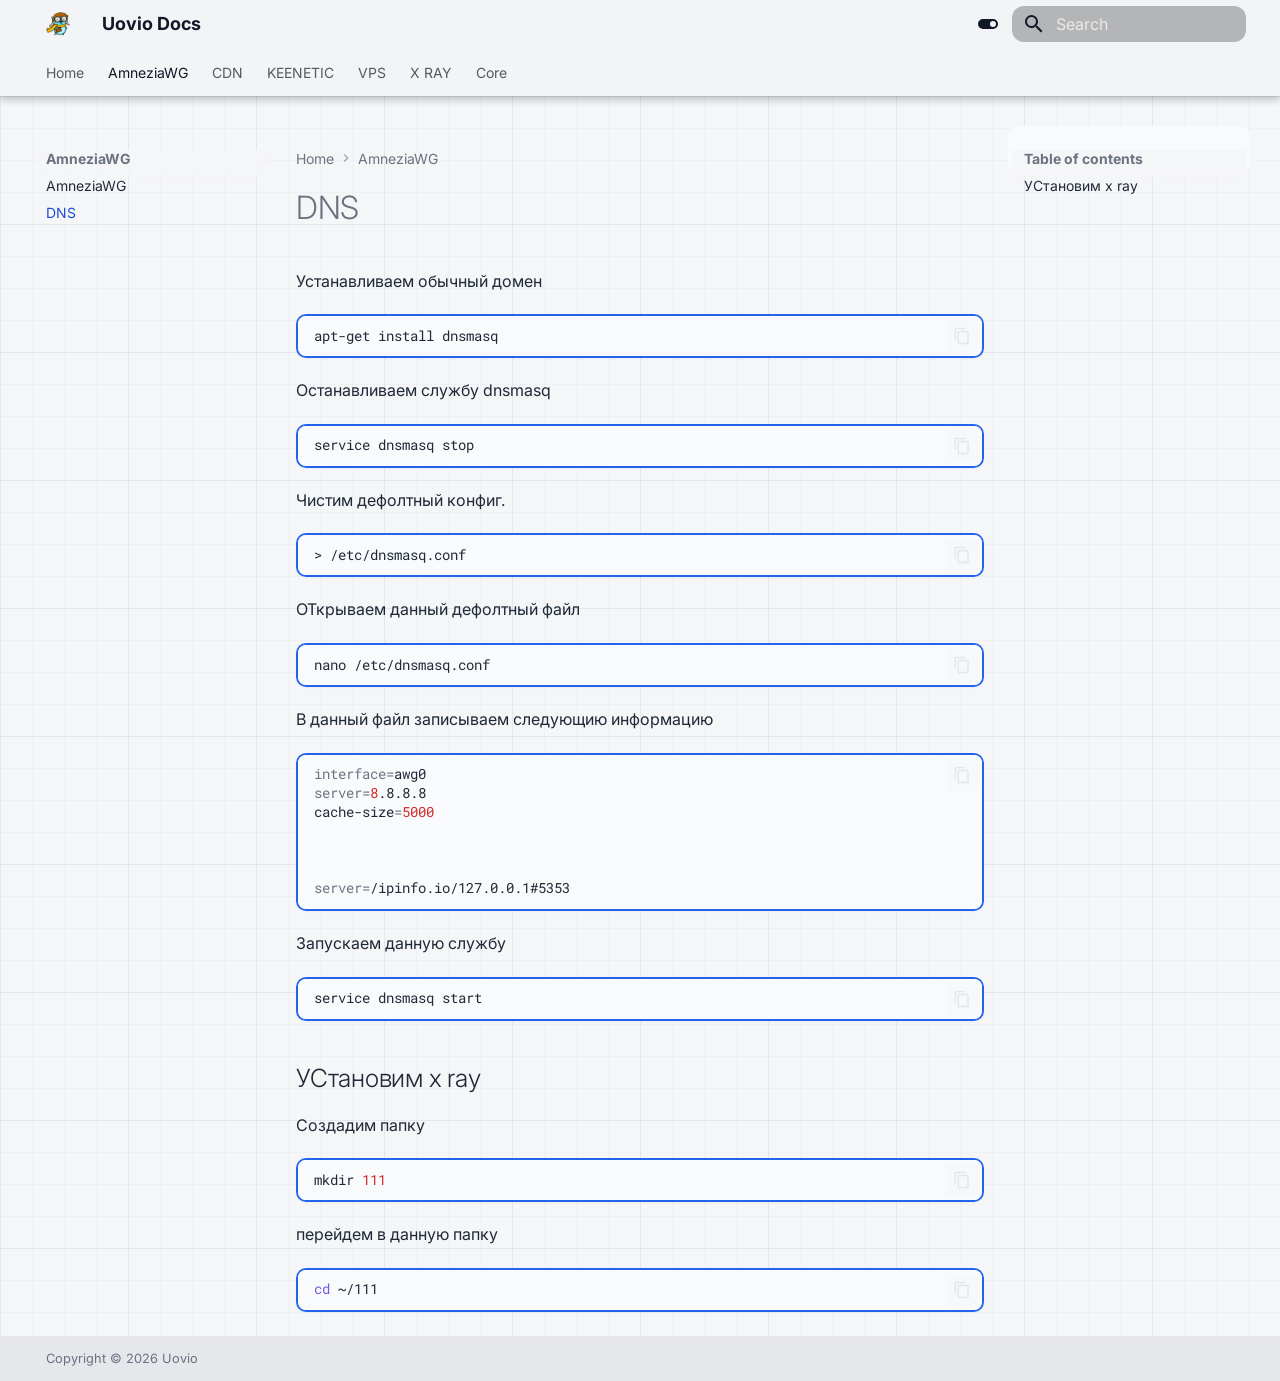
<file: AmneziaWG/DNS/index.html>
<!doctype html>
<html lang="en" class="no-js">
  <head>
    
      <meta charset="utf-8">
      <meta name="viewport" content="width=device-width,initial-scale=1">
      
        <meta name="description" content="A short description of the project documentation site.">
      
      
      
        <link rel="canonical" href="https://mydomain.org/mysite/AmneziaWG/DNS/">
      
      
        <link rel="prev" href="../AmneziaWG/">
      
      
        <link rel="next" href="../../CDN/CDN%20XHHTP/">
      
      
        
      
      
      <link rel="icon" href="../../assets/logo.png">
      <meta name="generator" content="mkdocs-1.6.1, mkdocs-material-9.8.2">
    
    
      
        <title>DNS - Uovio Docs</title>
      
    
    
      <link rel="stylesheet" href="../../assets/stylesheets/main.57a0d79d.min.css">
      
        
        <link rel="stylesheet" href="../../assets/stylesheets/palette.fb2fffe2.min.css">
      
      


    
    
      
    
    
      
        
        
        <link rel="preconnect" href="https://fonts.gstatic.com" crossorigin>
        <link rel="stylesheet" href="https://fonts.googleapis.com/css?family=Inter:300,300i,400,400i,700,700i%7CRoboto+Mono:400,400i,700,700i&display=fallback">
        <style>:root{--md-text-font:"Inter";--md-code-font:"Roboto Mono"}</style>
      
    
    
      <link rel="stylesheet" href="../../stylesheets/extra.css">
    
    <script>__md_scope=new URL("../..",location),__md_hash=e=>[...e].reduce(((e,_)=>(e<<5)-e+_.charCodeAt(0)),0),__md_get=(e,_=localStorage,t=__md_scope)=>JSON.parse(_.getItem(t.pathname+"."+e)),__md_set=(e,_,t=localStorage,a=__md_scope)=>{try{t.setItem(a.pathname+"."+e,JSON.stringify(_))}catch(e){}}</script>
    
      

    
    
  </head>
  
  
    
    
      
    
    
    
    
    <body dir="ltr" data-md-color-scheme="default" data-md-color-primary="indigo" data-md-color-accent="indigo">
  
    
    <input class="md-toggle" data-md-toggle="drawer" type="checkbox" id="__drawer" autocomplete="off">
    <input class="md-toggle" data-md-toggle="search" type="checkbox" id="__search" autocomplete="off">
    <label class="md-overlay" for="__drawer"></label>
    <div data-md-component="skip">
      
        
        <a href="#x-ray" class="md-skip">
          Skip to content
        </a>
      
    </div>
    <div data-md-component="announce">
      
    </div>
    
    
      

  

<header class="md-header md-header--shadow md-header--lifted" data-md-component="header">
  <nav class="md-header__inner md-grid" aria-label="Header">
    <a href="../.." title="Uovio Docs" class="md-header__button md-logo" aria-label="Uovio Docs" data-md-component="logo">
      
  <img src="../../assets/logo.png" alt="logo">

    </a>
    <label class="md-header__button md-icon" for="__drawer">
      
      <svg xmlns="http://www.w3.org/2000/svg" viewBox="0 0 24 24"><path d="M3 6h18v2H3zm0 5h18v2H3zm0 5h18v2H3z"/></svg>
    </label>
    <div class="md-header__title" data-md-component="header-title">
      <div class="md-header__ellipsis">
        <div class="md-header__topic">
          <span class="md-ellipsis">
            Uovio Docs
          </span>
        </div>
        <div class="md-header__topic" data-md-component="header-topic">
          <span class="md-ellipsis">
            
              DNS
            
          </span>
        </div>
      </div>
    </div>
    
      
        <form class="md-header__option" data-md-component="palette">
  
    
    
    
    <input class="md-option" data-md-color-media="" data-md-color-scheme="default" data-md-color-primary="indigo" data-md-color-accent="indigo"  aria-label="Switch to dark mode"  type="radio" name="__palette" id="__palette_0">
    
      <label class="md-header__button md-icon" title="Switch to dark mode" for="__palette_1" hidden>
        <svg xmlns="http://www.w3.org/2000/svg" viewBox="0 0 24 24"><path d="M17 7H7a5 5 0 0 0-5 5 5 5 0 0 0 5 5h10a5 5 0 0 0 5-5 5 5 0 0 0-5-5m0 8a3 3 0 0 1-3-3 3 3 0 0 1 3-3 3 3 0 0 1 3 3 3 3 0 0 1-3 3"/></svg>
      </label>
    
  
    
    
    
    <input class="md-option" data-md-color-media="" data-md-color-scheme="slate" data-md-color-primary="indigo" data-md-color-accent="indigo"  aria-label="Switch to light mode"  type="radio" name="__palette" id="__palette_1">
    
      <label class="md-header__button md-icon" title="Switch to light mode" for="__palette_0" hidden>
        <svg xmlns="http://www.w3.org/2000/svg" viewBox="0 0 24 24"><path d="M17 6H7c-3.31 0-6 2.69-6 6s2.69 6 6 6h10c3.31 0 6-2.69 6-6s-2.69-6-6-6m0 10H7c-2.21 0-4-1.79-4-4s1.79-4 4-4h10c2.21 0 4 1.79 4 4s-1.79 4-4 4M7 9c-1.66 0-3 1.34-3 3s1.34 3 3 3 3-1.34 3-3-1.34-3-3-3"/></svg>
      </label>
    
  
</form>
      
    
    
      <script>var palette=__md_get("__palette");if(palette&&palette.color){if("(prefers-color-scheme)"===palette.color.media){var media=matchMedia("(prefers-color-scheme: light)"),input=document.querySelector(media.matches?"[data-md-color-media='(prefers-color-scheme: light)']":"[data-md-color-media='(prefers-color-scheme: dark)']");palette.color.media=input.getAttribute("data-md-color-media"),palette.color.scheme=input.getAttribute("data-md-color-scheme"),palette.color.primary=input.getAttribute("data-md-color-primary"),palette.color.accent=input.getAttribute("data-md-color-accent")}for(var[key,value]of Object.entries(palette.color))document.body.setAttribute("data-md-color-"+key,value)}</script>
    
    
    
      
      
        <label class="md-header__button md-icon" for="__search">
          
          <svg xmlns="http://www.w3.org/2000/svg" viewBox="0 0 24 24"><path d="M9.5 3A6.5 6.5 0 0 1 16 9.5c0 1.61-.59 3.09-1.56 4.23l.27.27h.79l5 5-1.5 1.5-5-5v-.79l-.27-.27A6.52 6.52 0 0 1 9.5 16 6.5 6.5 0 0 1 3 9.5 6.5 6.5 0 0 1 9.5 3m0 2C7 5 5 7 5 9.5S7 14 9.5 14 14 12 14 9.5 12 5 9.5 5"/></svg>
        </label>
        <div class="md-search" data-md-component="search" role="dialog">
  <label class="md-search__overlay" for="__search"></label>
  <div class="md-search__inner" role="search">
    <form class="md-search__form" name="search">
      <input type="text" class="md-search__input" name="query" aria-label="Search" placeholder="Search" autocapitalize="off" autocorrect="off" autocomplete="off" spellcheck="false" data-md-component="search-query" required>
      <label class="md-search__icon md-icon" for="__search">
        
        <svg xmlns="http://www.w3.org/2000/svg" viewBox="0 0 24 24"><path d="M9.5 3A6.5 6.5 0 0 1 16 9.5c0 1.61-.59 3.09-1.56 4.23l.27.27h.79l5 5-1.5 1.5-5-5v-.79l-.27-.27A6.52 6.52 0 0 1 9.5 16 6.5 6.5 0 0 1 3 9.5 6.5 6.5 0 0 1 9.5 3m0 2C7 5 5 7 5 9.5S7 14 9.5 14 14 12 14 9.5 12 5 9.5 5"/></svg>
        
        <svg xmlns="http://www.w3.org/2000/svg" viewBox="0 0 24 24"><path d="M20 11v2H8l5.5 5.5-1.42 1.42L4.16 12l7.92-7.92L13.5 5.5 8 11z"/></svg>
      </label>
      <nav class="md-search__options" aria-label="Search">
        
          <a href="javascript:void(0)" class="md-search__icon md-icon" title="Share" aria-label="Share" data-clipboard data-clipboard-text="" data-md-component="search-share" tabindex="-1">
            
            <svg xmlns="http://www.w3.org/2000/svg" viewBox="0 0 24 24"><path d="M18 16.08c-.76 0-1.44.3-1.96.77L8.91 12.7c.05-.23.09-.46.09-.7s-.04-.47-.09-.7l7.05-4.11c.54.5 1.25.81 2.04.81a3 3 0 0 0 3-3 3 3 0 0 0-3-3 3 3 0 0 0-3 3c0 .24.04.47.09.7L8.04 9.81C7.5 9.31 6.79 9 6 9a3 3 0 0 0-3 3 3 3 0 0 0 3 3c.79 0 1.5-.31 2.04-.81l7.12 4.15c-.05.21-.08.43-.08.66 0 1.61 1.31 2.91 2.92 2.91s2.92-1.3 2.92-2.91A2.92 2.92 0 0 0 18 16.08"/></svg>
          </a>
        
        <button type="reset" class="md-search__icon md-icon" title="Clear" aria-label="Clear" tabindex="-1">
          
          <svg xmlns="http://www.w3.org/2000/svg" viewBox="0 0 24 24"><path d="M19 6.41 17.59 5 12 10.59 6.41 5 5 6.41 10.59 12 5 17.59 6.41 19 12 13.41 17.59 19 19 17.59 13.41 12z"/></svg>
        </button>
      </nav>
      
        <div class="md-search__suggest" data-md-component="search-suggest"></div>
      
    </form>
    <div class="md-search__output">
      <div class="md-search__scrollwrap" tabindex="0" data-md-scrollfix>
        <div class="md-search-result" data-md-component="search-result">
          <div class="md-search-result__meta">
            Initializing search
          </div>
          <ol class="md-search-result__list" role="presentation"></ol>
        </div>
      </div>
    </div>
  </div>
</div>
      
    
    
  </nav>
  
    
      
<nav class="md-tabs" aria-label="Tabs" data-md-component="tabs">
  <div class="md-grid">
    <ul class="md-tabs__list">
      
        
  
  
  
  
    <li class="md-tabs__item">
      <a href="../.." class="md-tabs__link">
        
  
  
    
  
  Home

      </a>
    </li>
  

      
        
  
  
  
    
  
  
    
    
      <li class="md-tabs__item md-tabs__item--active">
        <a href="../AmneziaWG/" class="md-tabs__link">
          
  
  
    
  
  AmneziaWG

        </a>
      </li>
    
  

      
        
  
  
  
  
    
    
      <li class="md-tabs__item">
        <a href="../../CDN/CDN%20XHHTP/" class="md-tabs__link">
          
  
  
    
  
  CDN

        </a>
      </li>
    
  

      
        
  
  
  
  
    
    
      <li class="md-tabs__item">
        <a href="../../KEENETIC/VLEES%20in%20KEENETIC/" class="md-tabs__link">
          
  
  
    
  
  KEENETIC

        </a>
      </li>
    
  

      
        
  
  
  
  
    
    
      <li class="md-tabs__item">
        <a href="../../VPS/1.%20%D0%9F%D0%BE%D0%B4%D0%BA%D0%BB%D1%8E%D1%87%D0%B5%D0%BD%D0%B8%D0%B5/" class="md-tabs__link">
          
  
  
    
  
  VPS

        </a>
      </li>
    
  

      
        
  
  
  
  
    
    
      <li class="md-tabs__item">
        <a href="../../X-RAY/vless%20%20moscow-germany/" class="md-tabs__link">
          
  
  
    
  
  X RAY

        </a>
      </li>
    
  

      
        
  
  
  
  
    
    
      <li class="md-tabs__item">
        <a href="../../core/INSTALL_OLCRTC_MANAGER_PANEL_WBSTREAM-14/" class="md-tabs__link">
          
  
  
    
  
  Core

        </a>
      </li>
    
  

      
    </ul>
  </div>
</nav>
    
  
</header>
    
    <div class="md-container" data-md-component="container">
      
      
        
      
      <main class="md-main" data-md-component="main">
        <div class="md-main__inner md-grid">
          
            
              
              <div class="md-sidebar md-sidebar--primary" data-md-component="sidebar" data-md-type="navigation" >
                <div class="md-sidebar__scrollwrap">
                  <div class="md-sidebar__inner">
                    


  


<nav class="md-nav md-nav--primary md-nav--lifted" aria-label="Navigation" data-md-level="0">
  <label class="md-nav__title" for="__drawer">
    <a href="../.." title="Uovio Docs" class="md-nav__button md-logo" aria-label="Uovio Docs" data-md-component="logo">
      
  <img src="../../assets/logo.png" alt="logo">

    </a>
    Uovio Docs
  </label>
  
  <ul class="md-nav__list" data-md-scrollfix>
    
      
      
  
  
  
  
    <li class="md-nav__item">
      <a href="../.." class="md-nav__link">
        
  
  
  <span class="md-ellipsis">
    
  
    Home
  

    
  </span>
  
  

      </a>
    </li>
  

    
      
      
  
  
    
  
  
  
    
    
      
        
      
        
      
    
    
    
      
        
        
      
      
        
      
    
    
      
    
    <li class="md-nav__item md-nav__item--active md-nav__item--section md-nav__item--nested">
      
        
        
        <input class="md-nav__toggle md-toggle " type="checkbox" id="__nav_2" checked>
        
          
          <label class="md-nav__link" for="__nav_2" id="__nav_2_label" tabindex="">
            
  
  
  <span class="md-ellipsis">
    
  
    AmneziaWG
  

    
  </span>
  
  

            <span class="md-nav__icon md-icon"></span>
          </label>
        
        <nav class="md-nav" data-md-level="1" aria-labelledby="__nav_2_label" aria-expanded="true">
          <label class="md-nav__title" for="__nav_2">
            <span class="md-nav__icon md-icon"></span>
            
  
    AmneziaWG
  

          </label>
          <ul class="md-nav__list" data-md-scrollfix>
            
              
                
  
  
  
  
    <li class="md-nav__item">
      <a href="../AmneziaWG/" class="md-nav__link">
        
  
  
  <span class="md-ellipsis">
    
  
    AmneziaWG
  

    
  </span>
  
  

      </a>
    </li>
  

              
            
              
                
  
  
    
  
  
  
    <li class="md-nav__item md-nav__item--active">
      
      <input class="md-nav__toggle md-toggle" type="checkbox" id="__toc">
      
      
      
        <label class="md-nav__link md-nav__link--active" for="__toc">
          
  
  
  <span class="md-ellipsis">
    
  
    DNS
  

    
  </span>
  
  

          <span class="md-nav__icon md-icon"></span>
        </label>
      
      <a href="./" class="md-nav__link md-nav__link--active">
        
  
  
  <span class="md-ellipsis">
    
  
    DNS
  

    
  </span>
  
  

      </a>
      
        

<nav class="md-nav md-nav--secondary" aria-label="Table of contents">
  
  
  
  
    <label class="md-nav__title" for="__toc">
      <span class="md-nav__icon md-icon"></span>
      Table of contents
    </label>
    <ul class="md-nav__list" data-md-component="toc" data-md-scrollfix>
      
        <li class="md-nav__item">
  <a href="#x-ray" class="md-nav__link">
    <span class="md-ellipsis">
      
        УСтановим x ray
      
    </span>
  </a>
  
</li>
      
    </ul>
  
</nav>
      
    </li>
  

              
            
          </ul>
        </nav>
      
    </li>
  

    
      
      
  
  
  
  
    
    
      
        
      
    
    
    
      
      
        
      
    
    
      
        
        
      
    
    <li class="md-nav__item md-nav__item--pruned md-nav__item--nested">
      
        
  
  
  
    <a href="../../CDN/CDN%20XHHTP/" class="md-nav__link">
      
  
  
  <span class="md-ellipsis">
    
  
    CDN
  

    
  </span>
  
  

      
        <span class="md-nav__icon md-icon"></span>
      
    </a>
  

      
    </li>
  

    
      
      
  
  
  
  
    
    
      
        
      
    
    
    
      
      
        
      
    
    
      
        
        
      
    
    <li class="md-nav__item md-nav__item--pruned md-nav__item--nested">
      
        
  
  
  
    <a href="../../KEENETIC/VLEES%20in%20KEENETIC/" class="md-nav__link">
      
  
  
  <span class="md-ellipsis">
    
  
    KEENETIC
  

    
  </span>
  
  

      
        <span class="md-nav__icon md-icon"></span>
      
    </a>
  

      
    </li>
  

    
      
      
  
  
  
  
    
    
      
        
      
        
      
        
      
        
      
        
      
    
    
    
      
      
        
      
    
    
      
        
        
      
    
    <li class="md-nav__item md-nav__item--pruned md-nav__item--nested">
      
        
  
  
  
    <a href="../../VPS/1.%20%D0%9F%D0%BE%D0%B4%D0%BA%D0%BB%D1%8E%D1%87%D0%B5%D0%BD%D0%B8%D0%B5/" class="md-nav__link">
      
  
  
  <span class="md-ellipsis">
    
  
    VPS
  

    
  </span>
  
  

      
        <span class="md-nav__icon md-icon"></span>
      
    </a>
  

      
    </li>
  

    
      
      
  
  
  
  
    
    
      
        
      
    
    
    
      
      
        
      
    
    
      
        
        
      
    
    <li class="md-nav__item md-nav__item--pruned md-nav__item--nested">
      
        
  
  
  
    <a href="../../X-RAY/vless%20%20moscow-germany/" class="md-nav__link">
      
  
  
  <span class="md-ellipsis">
    
  
    X RAY
  

    
  </span>
  
  

      
        <span class="md-nav__icon md-icon"></span>
      
    </a>
  

      
    </li>
  

    
      
      
  
  
  
  
    
    
      
        
      
    
    
    
      
      
        
      
    
    
      
        
        
      
    
    <li class="md-nav__item md-nav__item--pruned md-nav__item--nested">
      
        
  
  
  
    <a href="../../core/INSTALL_OLCRTC_MANAGER_PANEL_WBSTREAM-14/" class="md-nav__link">
      
  
  
  <span class="md-ellipsis">
    
  
    Core
  

    
  </span>
  
  

      
        <span class="md-nav__icon md-icon"></span>
      
    </a>
  

      
    </li>
  

    
  </ul>
</nav>
                  </div>
                </div>
              </div>
            
            
              
              <div class="md-sidebar md-sidebar--secondary" data-md-component="sidebar" data-md-type="toc" >
                <div class="md-sidebar__scrollwrap">
                  <div class="md-sidebar__inner">
                    

<nav class="md-nav md-nav--secondary" aria-label="Table of contents">
  
  
  
  
    <label class="md-nav__title" for="__toc">
      <span class="md-nav__icon md-icon"></span>
      Table of contents
    </label>
    <ul class="md-nav__list" data-md-component="toc" data-md-scrollfix>
      
        <li class="md-nav__item">
  <a href="#x-ray" class="md-nav__link">
    <span class="md-ellipsis">
      
        УСтановим x ray
      
    </span>
  </a>
  
</li>
      
    </ul>
  
</nav>
                  </div>
                </div>
              </div>
            
          
          
            <div class="md-content" data-md-component="content">
              
                



  


  <nav class="md-path" aria-label="Navigation" >
    <ol class="md-path__list">
      
        
  
  
    <li class="md-path__item">
      <a href="../.." class="md-path__link">
        
  <span class="md-ellipsis">
    Home
  </span>

      </a>
    </li>
  

      
      
        
  
  
    
    
      <li class="md-path__item">
        <a href="../AmneziaWG/" class="md-path__link">
          
  <span class="md-ellipsis">
    AmneziaWG
  </span>

        </a>
      </li>
    
  

      
    </ol>
  </nav>

              
              <article class="md-content__inner md-typeset">
                
                  



  <h1>DNS</h1>

<p>Устанавливаем обычный домен </p>
<p><div class="language-bash highlight"><pre><span></span><code><span id="__span-0-1"><a id="__codelineno-0-1" name="__codelineno-0-1" href="#__codelineno-0-1"></a>apt-get<span class="w"> </span>install<span class="w"> </span>dnsmasq
</span></code></pre></div>
Останавливаем службу dnsmasq</p>
<p><div class="language-bash highlight"><pre><span></span><code><span id="__span-1-1"><a id="__codelineno-1-1" name="__codelineno-1-1" href="#__codelineno-1-1"></a>service<span class="w"> </span>dnsmasq<span class="w"> </span>stop
</span></code></pre></div>
Чистим дефолтный конфиг.</p>
<div class="language-bash highlight"><pre><span></span><code><span id="__span-2-1"><a id="__codelineno-2-1" name="__codelineno-2-1" href="#__codelineno-2-1"></a>&gt;<span class="w"> </span>/etc/dnsmasq.conf
</span></code></pre></div>
<p>ОТкрываем данный дефолтный файл
<div class="language-bash highlight"><pre><span></span><code><span id="__span-3-1"><a id="__codelineno-3-1" name="__codelineno-3-1" href="#__codelineno-3-1"></a>nano<span class="w"> </span>/etc/dnsmasq.conf
</span></code></pre></div></p>
<p>В данный файл записываем следующию информацию 
<div class="language-bash highlight"><pre><span></span><code><span id="__span-4-1"><a id="__codelineno-4-1" name="__codelineno-4-1" href="#__codelineno-4-1"></a><span class="nv">interface</span><span class="o">=</span>awg0
</span><span id="__span-4-2"><a id="__codelineno-4-2" name="__codelineno-4-2" href="#__codelineno-4-2"></a><span class="nv">server</span><span class="o">=</span><span class="m">8</span>.8.8.8
</span><span id="__span-4-3"><a id="__codelineno-4-3" name="__codelineno-4-3" href="#__codelineno-4-3"></a>cache-size<span class="o">=</span><span class="m">5000</span>
</span><span id="__span-4-4"><a id="__codelineno-4-4" name="__codelineno-4-4" href="#__codelineno-4-4"></a>
</span><span id="__span-4-5"><a id="__codelineno-4-5" name="__codelineno-4-5" href="#__codelineno-4-5"></a>
</span><span id="__span-4-6"><a id="__codelineno-4-6" name="__codelineno-4-6" href="#__codelineno-4-6"></a>
</span><span id="__span-4-7"><a id="__codelineno-4-7" name="__codelineno-4-7" href="#__codelineno-4-7"></a><span class="nv">server</span><span class="o">=</span>/ipinfo.io/127.0.0.1#5353
</span></code></pre></div></p>
<p>Запускаем данную службу </p>
<div class="language-bash highlight"><pre><span></span><code><span id="__span-5-1"><a id="__codelineno-5-1" name="__codelineno-5-1" href="#__codelineno-5-1"></a>service<span class="w"> </span>dnsmasq<span class="w"> </span>start
</span></code></pre></div>
<h2 id="x-ray">УСтановим x ray<a class="headerlink" href="#x-ray" title="Ссылка на раздел">&para;</a></h2>
<p>Создадим папку 
<div class="language-bash highlight"><pre><span></span><code><span id="__span-6-1"><a id="__codelineno-6-1" name="__codelineno-6-1" href="#__codelineno-6-1"></a>mkdir<span class="w"> </span><span class="m">111</span>
</span></code></pre></div></p>
<p>перейдем в данную папку</p>
<div class="language-bash highlight"><pre><span></span><code><span id="__span-7-1"><a id="__codelineno-7-1" name="__codelineno-7-1" href="#__codelineno-7-1"></a><span class="nb">cd</span><span class="w"> </span>~/111
</span></code></pre></div>












                
              </article>
            </div>
          
          
<script>var target=document.getElementById(location.hash.slice(1));target&&target.name&&(target.checked=target.name.startsWith("__tabbed_"))</script>
        </div>
        
          <button type="button" class="md-top md-icon" data-md-component="top" hidden>
  
  <svg xmlns="http://www.w3.org/2000/svg" viewBox="0 0 24 24"><path d="M13 20h-2V8l-5.5 5.5-1.42-1.42L12 4.16l7.92 7.92-1.42 1.42L13 8z"/></svg>
  Back to top
</button>
        
      </main>
      
        <footer class="md-footer">
  
  <div class="md-footer-meta md-typeset">
    <div class="md-footer-meta__inner md-grid">
      <div class="md-copyright">
  
    <div class="md-copyright__highlight">
      Copyright &copy; 2026 Uovio
    </div>
  
  
</div>
      
    </div>
  </div>
</footer>
      
    </div>
    <div class="md-dialog" data-md-component="dialog">
      <div class="md-dialog__inner md-typeset"></div>
    </div>
    
      <div class="md-progress" data-md-component="progress" role="progressbar"></div>
    
    
    
      
      
      <script id="__config" type="application/json">{"annotate": null, "base": "../..", "features": ["navigation.tabs", "navigation.tabs.sticky", "navigation.sections", "navigation.expand", "navigation.path", "navigation.indexes", "navigation.prune", "navigation.instant", "navigation.instant.progress", "navigation.tracking", "navigation.top", "search.suggest", "search.highlight", "search.share", "content.code.copy", "content.code.annotate", "content.tooltips", "content.action.edit", "content.action.view", "toc.follow"], "search": "../../assets/javascripts/workers/search.a7633da7.min.js", "tags": null, "translations": {"clipboard.copied": "Copied to clipboard", "clipboard.copy": "Copy to clipboard", "search.result.more.one": "1 more on this page", "search.result.more.other": "# more on this page", "search.result.none": "No matching documents", "search.result.one": "1 matching document", "search.result.other": "# matching documents", "search.result.placeholder": "Type to start searching", "search.result.term.missing": "Missing", "select.version": "Select version"}, "version": null}</script>
    
    
      <script src="../../assets/javascripts/bundle.a5f9d56c.min.js"></script>
      
    
  </body>
</html>
</file>
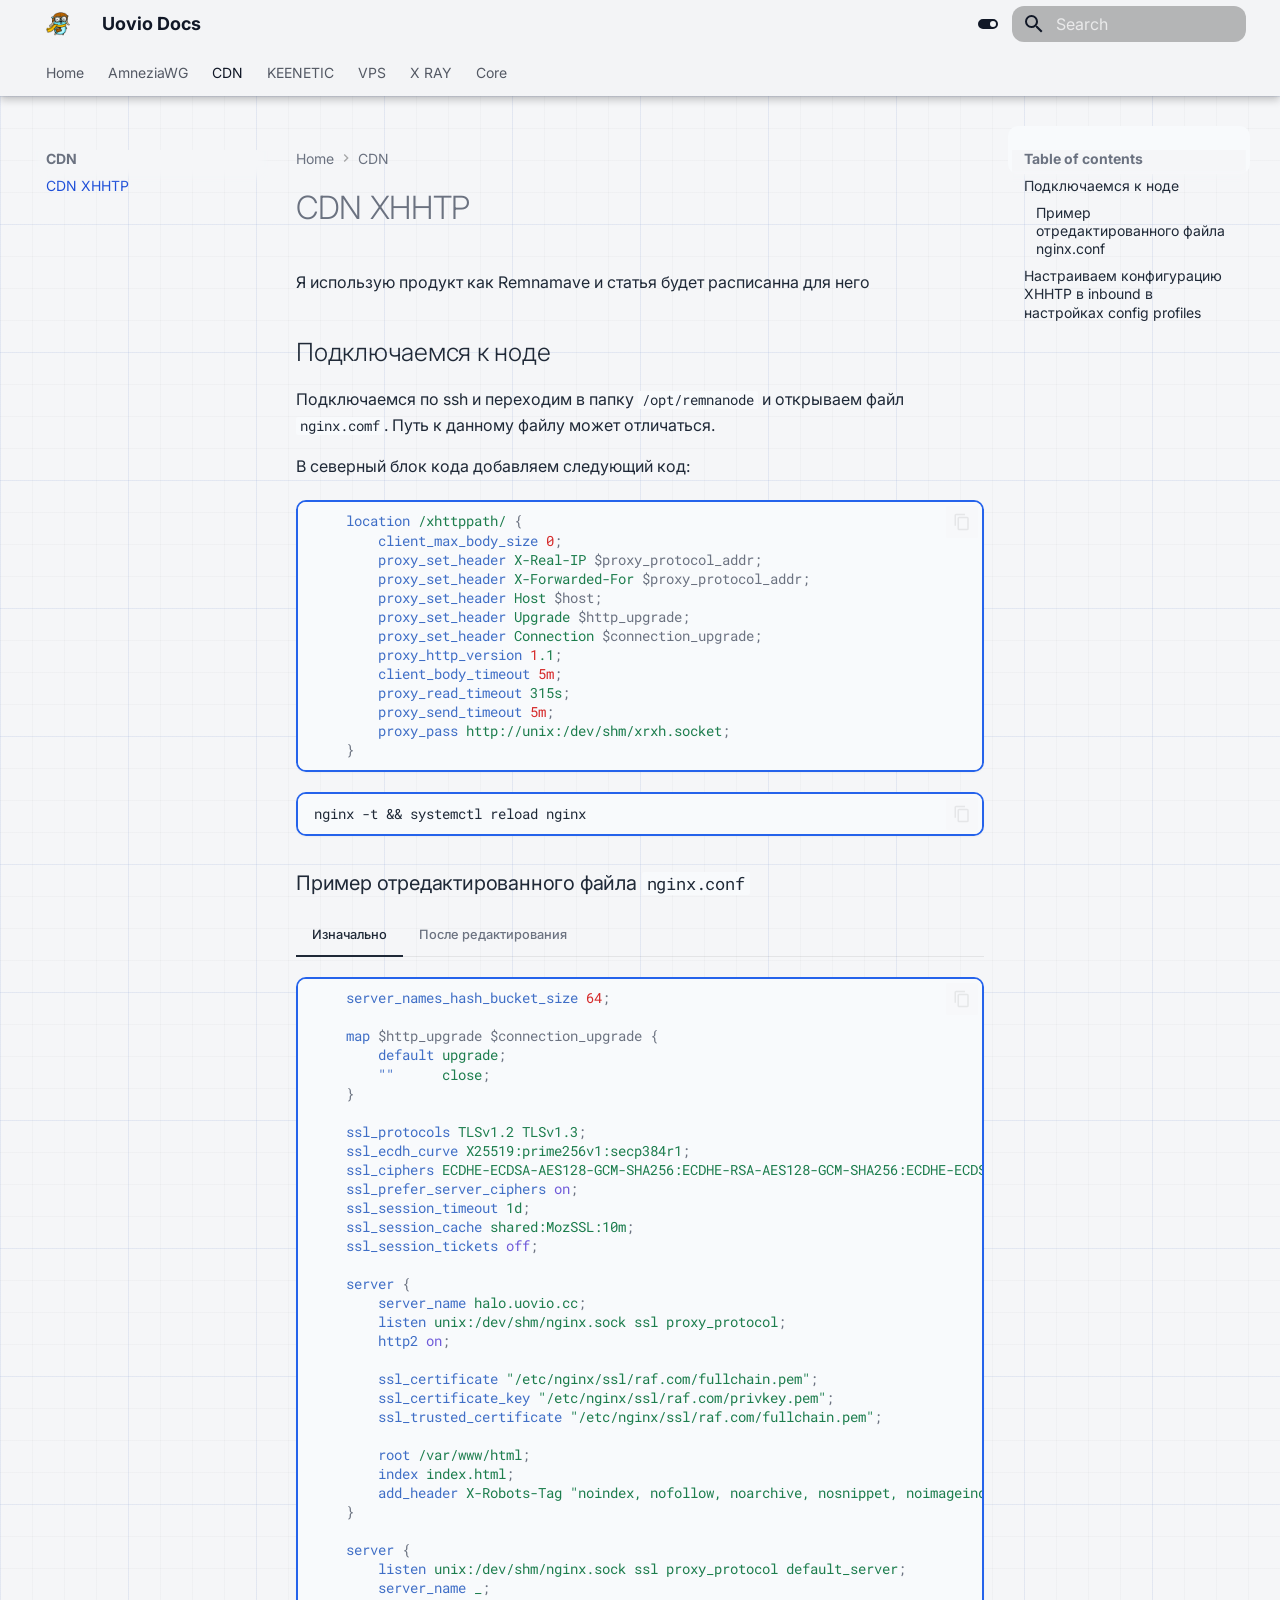
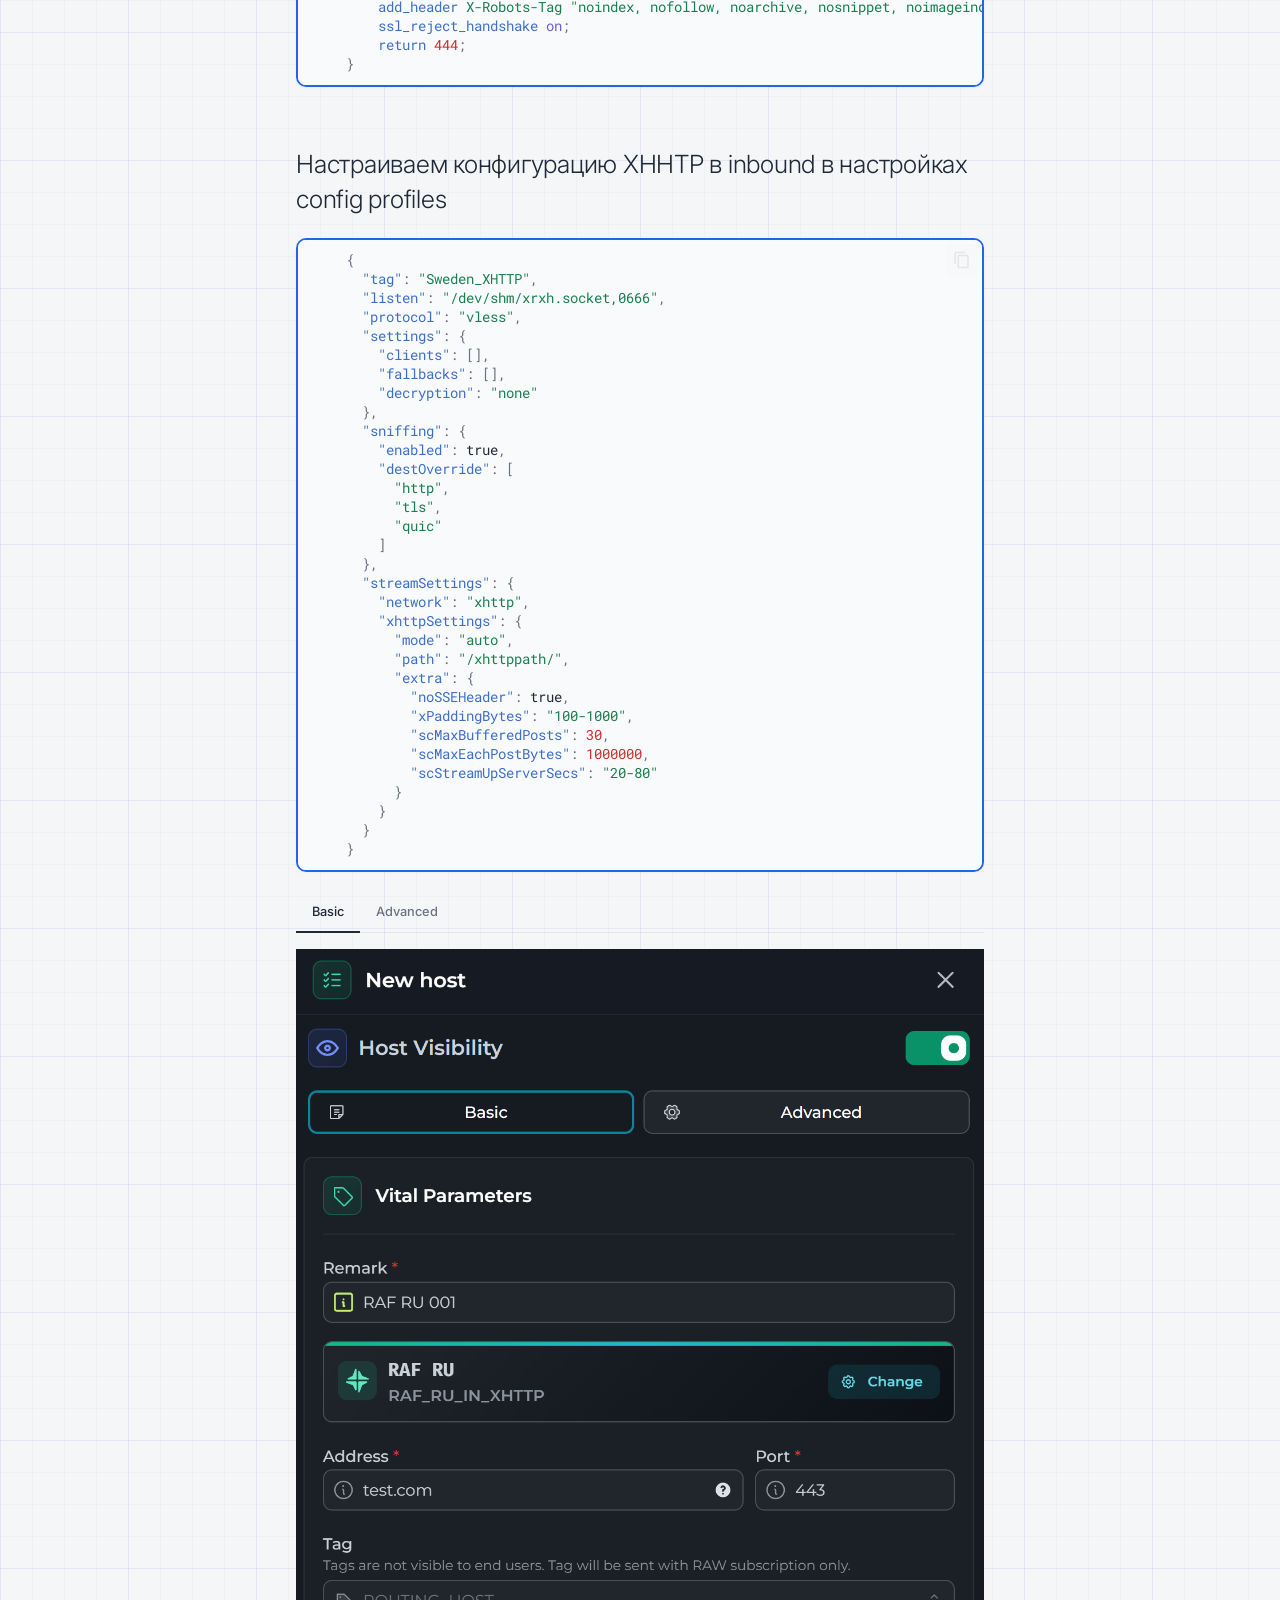
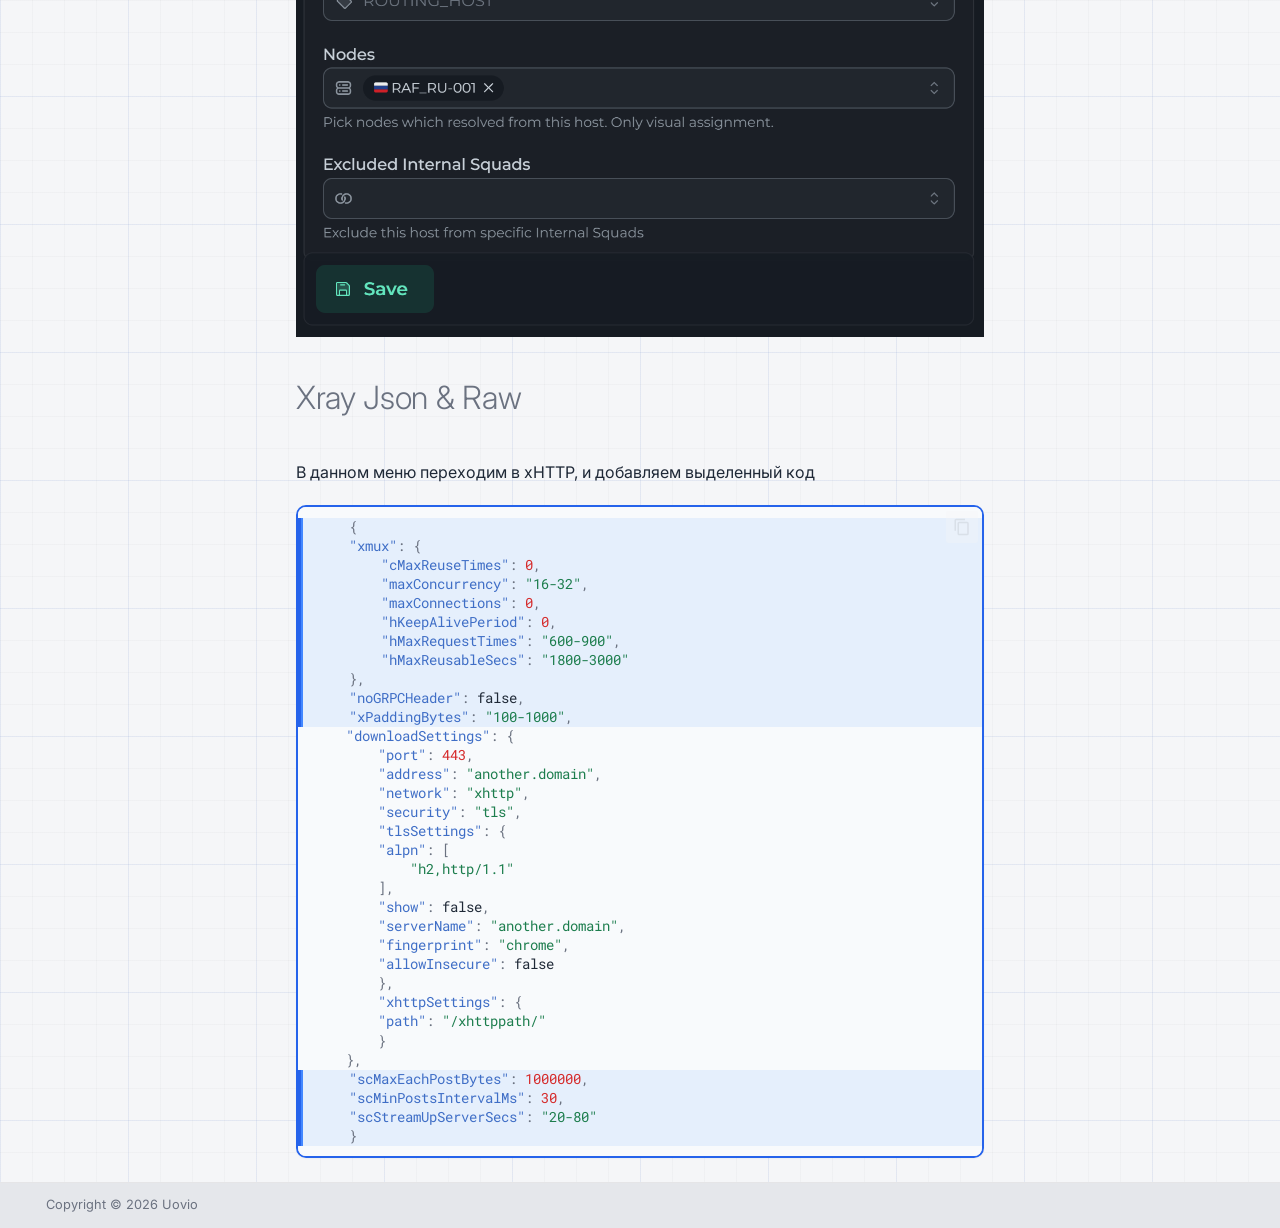
<file: CDN/CDN XHHTP/index.html>
<!doctype html>
<html lang="en" class="no-js">
  <head>
    
      <meta charset="utf-8">
      <meta name="viewport" content="width=device-width,initial-scale=1">
      
        <meta name="description" content="A short description of the project documentation site.">
      
      
      
        <link rel="canonical" href="https://mydomain.org/mysite/CDN/CDN%20XHHTP/">
      
      
        <link rel="prev" href="../../AmneziaWG/DNS/">
      
      
        <link rel="next" href="../../KEENETIC/VLEES%20in%20KEENETIC/">
      
      
        
      
      
      <link rel="icon" href="../../assets/logo.png">
      <meta name="generator" content="mkdocs-1.6.1, mkdocs-material-9.8.2">
    
    
      
        <title>CDN XHHTP - Uovio Docs</title>
      
    
    
      <link rel="stylesheet" href="../../assets/stylesheets/main.57a0d79d.min.css">
      
        
        <link rel="stylesheet" href="../../assets/stylesheets/palette.fb2fffe2.min.css">
      
      


    
    
      
    
    
      
        
        
        <link rel="preconnect" href="https://fonts.gstatic.com" crossorigin>
        <link rel="stylesheet" href="https://fonts.googleapis.com/css?family=Inter:300,300i,400,400i,700,700i%7CRoboto+Mono:400,400i,700,700i&display=fallback">
        <style>:root{--md-text-font:"Inter";--md-code-font:"Roboto Mono"}</style>
      
    
    
      <link rel="stylesheet" href="../../stylesheets/extra.css">
    
    <script>__md_scope=new URL("../..",location),__md_hash=e=>[...e].reduce(((e,_)=>(e<<5)-e+_.charCodeAt(0)),0),__md_get=(e,_=localStorage,t=__md_scope)=>JSON.parse(_.getItem(t.pathname+"."+e)),__md_set=(e,_,t=localStorage,a=__md_scope)=>{try{t.setItem(a.pathname+"."+e,JSON.stringify(_))}catch(e){}}</script>
    
      

    
    
  </head>
  
  
    
    
      
    
    
    
    
    <body dir="ltr" data-md-color-scheme="default" data-md-color-primary="indigo" data-md-color-accent="indigo">
  
    
    <input class="md-toggle" data-md-toggle="drawer" type="checkbox" id="__drawer" autocomplete="off">
    <input class="md-toggle" data-md-toggle="search" type="checkbox" id="__search" autocomplete="off">
    <label class="md-overlay" for="__drawer"></label>
    <div data-md-component="skip">
      
        
        <a href="#cdn-xhhtp" class="md-skip">
          Skip to content
        </a>
      
    </div>
    <div data-md-component="announce">
      
    </div>
    
    
      

  

<header class="md-header md-header--shadow md-header--lifted" data-md-component="header">
  <nav class="md-header__inner md-grid" aria-label="Header">
    <a href="../.." title="Uovio Docs" class="md-header__button md-logo" aria-label="Uovio Docs" data-md-component="logo">
      
  <img src="../../assets/logo.png" alt="logo">

    </a>
    <label class="md-header__button md-icon" for="__drawer">
      
      <svg xmlns="http://www.w3.org/2000/svg" viewBox="0 0 24 24"><path d="M3 6h18v2H3zm0 5h18v2H3zm0 5h18v2H3z"/></svg>
    </label>
    <div class="md-header__title" data-md-component="header-title">
      <div class="md-header__ellipsis">
        <div class="md-header__topic">
          <span class="md-ellipsis">
            Uovio Docs
          </span>
        </div>
        <div class="md-header__topic" data-md-component="header-topic">
          <span class="md-ellipsis">
            
              CDN XHHTP
            
          </span>
        </div>
      </div>
    </div>
    
      
        <form class="md-header__option" data-md-component="palette">
  
    
    
    
    <input class="md-option" data-md-color-media="" data-md-color-scheme="default" data-md-color-primary="indigo" data-md-color-accent="indigo"  aria-label="Switch to dark mode"  type="radio" name="__palette" id="__palette_0">
    
      <label class="md-header__button md-icon" title="Switch to dark mode" for="__palette_1" hidden>
        <svg xmlns="http://www.w3.org/2000/svg" viewBox="0 0 24 24"><path d="M17 7H7a5 5 0 0 0-5 5 5 5 0 0 0 5 5h10a5 5 0 0 0 5-5 5 5 0 0 0-5-5m0 8a3 3 0 0 1-3-3 3 3 0 0 1 3-3 3 3 0 0 1 3 3 3 3 0 0 1-3 3"/></svg>
      </label>
    
  
    
    
    
    <input class="md-option" data-md-color-media="" data-md-color-scheme="slate" data-md-color-primary="indigo" data-md-color-accent="indigo"  aria-label="Switch to light mode"  type="radio" name="__palette" id="__palette_1">
    
      <label class="md-header__button md-icon" title="Switch to light mode" for="__palette_0" hidden>
        <svg xmlns="http://www.w3.org/2000/svg" viewBox="0 0 24 24"><path d="M17 6H7c-3.31 0-6 2.69-6 6s2.69 6 6 6h10c3.31 0 6-2.69 6-6s-2.69-6-6-6m0 10H7c-2.21 0-4-1.79-4-4s1.79-4 4-4h10c2.21 0 4 1.79 4 4s-1.79 4-4 4M7 9c-1.66 0-3 1.34-3 3s1.34 3 3 3 3-1.34 3-3-1.34-3-3-3"/></svg>
      </label>
    
  
</form>
      
    
    
      <script>var palette=__md_get("__palette");if(palette&&palette.color){if("(prefers-color-scheme)"===palette.color.media){var media=matchMedia("(prefers-color-scheme: light)"),input=document.querySelector(media.matches?"[data-md-color-media='(prefers-color-scheme: light)']":"[data-md-color-media='(prefers-color-scheme: dark)']");palette.color.media=input.getAttribute("data-md-color-media"),palette.color.scheme=input.getAttribute("data-md-color-scheme"),palette.color.primary=input.getAttribute("data-md-color-primary"),palette.color.accent=input.getAttribute("data-md-color-accent")}for(var[key,value]of Object.entries(palette.color))document.body.setAttribute("data-md-color-"+key,value)}</script>
    
    
    
      
      
        <label class="md-header__button md-icon" for="__search">
          
          <svg xmlns="http://www.w3.org/2000/svg" viewBox="0 0 24 24"><path d="M9.5 3A6.5 6.5 0 0 1 16 9.5c0 1.61-.59 3.09-1.56 4.23l.27.27h.79l5 5-1.5 1.5-5-5v-.79l-.27-.27A6.52 6.52 0 0 1 9.5 16 6.5 6.5 0 0 1 3 9.5 6.5 6.5 0 0 1 9.5 3m0 2C7 5 5 7 5 9.5S7 14 9.5 14 14 12 14 9.5 12 5 9.5 5"/></svg>
        </label>
        <div class="md-search" data-md-component="search" role="dialog">
  <label class="md-search__overlay" for="__search"></label>
  <div class="md-search__inner" role="search">
    <form class="md-search__form" name="search">
      <input type="text" class="md-search__input" name="query" aria-label="Search" placeholder="Search" autocapitalize="off" autocorrect="off" autocomplete="off" spellcheck="false" data-md-component="search-query" required>
      <label class="md-search__icon md-icon" for="__search">
        
        <svg xmlns="http://www.w3.org/2000/svg" viewBox="0 0 24 24"><path d="M9.5 3A6.5 6.5 0 0 1 16 9.5c0 1.61-.59 3.09-1.56 4.23l.27.27h.79l5 5-1.5 1.5-5-5v-.79l-.27-.27A6.52 6.52 0 0 1 9.5 16 6.5 6.5 0 0 1 3 9.5 6.5 6.5 0 0 1 9.5 3m0 2C7 5 5 7 5 9.5S7 14 9.5 14 14 12 14 9.5 12 5 9.5 5"/></svg>
        
        <svg xmlns="http://www.w3.org/2000/svg" viewBox="0 0 24 24"><path d="M20 11v2H8l5.5 5.5-1.42 1.42L4.16 12l7.92-7.92L13.5 5.5 8 11z"/></svg>
      </label>
      <nav class="md-search__options" aria-label="Search">
        
          <a href="javascript:void(0)" class="md-search__icon md-icon" title="Share" aria-label="Share" data-clipboard data-clipboard-text="" data-md-component="search-share" tabindex="-1">
            
            <svg xmlns="http://www.w3.org/2000/svg" viewBox="0 0 24 24"><path d="M18 16.08c-.76 0-1.44.3-1.96.77L8.91 12.7c.05-.23.09-.46.09-.7s-.04-.47-.09-.7l7.05-4.11c.54.5 1.25.81 2.04.81a3 3 0 0 0 3-3 3 3 0 0 0-3-3 3 3 0 0 0-3 3c0 .24.04.47.09.7L8.04 9.81C7.5 9.31 6.79 9 6 9a3 3 0 0 0-3 3 3 3 0 0 0 3 3c.79 0 1.5-.31 2.04-.81l7.12 4.15c-.05.21-.08.43-.08.66 0 1.61 1.31 2.91 2.92 2.91s2.92-1.3 2.92-2.91A2.92 2.92 0 0 0 18 16.08"/></svg>
          </a>
        
        <button type="reset" class="md-search__icon md-icon" title="Clear" aria-label="Clear" tabindex="-1">
          
          <svg xmlns="http://www.w3.org/2000/svg" viewBox="0 0 24 24"><path d="M19 6.41 17.59 5 12 10.59 6.41 5 5 6.41 10.59 12 5 17.59 6.41 19 12 13.41 17.59 19 19 17.59 13.41 12z"/></svg>
        </button>
      </nav>
      
        <div class="md-search__suggest" data-md-component="search-suggest"></div>
      
    </form>
    <div class="md-search__output">
      <div class="md-search__scrollwrap" tabindex="0" data-md-scrollfix>
        <div class="md-search-result" data-md-component="search-result">
          <div class="md-search-result__meta">
            Initializing search
          </div>
          <ol class="md-search-result__list" role="presentation"></ol>
        </div>
      </div>
    </div>
  </div>
</div>
      
    
    
  </nav>
  
    
      
<nav class="md-tabs" aria-label="Tabs" data-md-component="tabs">
  <div class="md-grid">
    <ul class="md-tabs__list">
      
        
  
  
  
  
    <li class="md-tabs__item">
      <a href="../.." class="md-tabs__link">
        
  
  
    
  
  Home

      </a>
    </li>
  

      
        
  
  
  
  
    
    
      <li class="md-tabs__item">
        <a href="../../AmneziaWG/AmneziaWG/" class="md-tabs__link">
          
  
  
    
  
  AmneziaWG

        </a>
      </li>
    
  

      
        
  
  
  
    
  
  
    
    
      <li class="md-tabs__item md-tabs__item--active">
        <a href="./" class="md-tabs__link">
          
  
  
    
  
  CDN

        </a>
      </li>
    
  

      
        
  
  
  
  
    
    
      <li class="md-tabs__item">
        <a href="../../KEENETIC/VLEES%20in%20KEENETIC/" class="md-tabs__link">
          
  
  
    
  
  KEENETIC

        </a>
      </li>
    
  

      
        
  
  
  
  
    
    
      <li class="md-tabs__item">
        <a href="../../VPS/1.%20%D0%9F%D0%BE%D0%B4%D0%BA%D0%BB%D1%8E%D1%87%D0%B5%D0%BD%D0%B8%D0%B5/" class="md-tabs__link">
          
  
  
    
  
  VPS

        </a>
      </li>
    
  

      
        
  
  
  
  
    
    
      <li class="md-tabs__item">
        <a href="../../X-RAY/vless%20%20moscow-germany/" class="md-tabs__link">
          
  
  
    
  
  X RAY

        </a>
      </li>
    
  

      
        
  
  
  
  
    
    
      <li class="md-tabs__item">
        <a href="../../core/INSTALL_OLCRTC_MANAGER_PANEL_WBSTREAM-14/" class="md-tabs__link">
          
  
  
    
  
  Core

        </a>
      </li>
    
  

      
    </ul>
  </div>
</nav>
    
  
</header>
    
    <div class="md-container" data-md-component="container">
      
      
        
      
      <main class="md-main" data-md-component="main">
        <div class="md-main__inner md-grid">
          
            
              
              <div class="md-sidebar md-sidebar--primary" data-md-component="sidebar" data-md-type="navigation" >
                <div class="md-sidebar__scrollwrap">
                  <div class="md-sidebar__inner">
                    


  


<nav class="md-nav md-nav--primary md-nav--lifted" aria-label="Navigation" data-md-level="0">
  <label class="md-nav__title" for="__drawer">
    <a href="../.." title="Uovio Docs" class="md-nav__button md-logo" aria-label="Uovio Docs" data-md-component="logo">
      
  <img src="../../assets/logo.png" alt="logo">

    </a>
    Uovio Docs
  </label>
  
  <ul class="md-nav__list" data-md-scrollfix>
    
      
      
  
  
  
  
    <li class="md-nav__item">
      <a href="../.." class="md-nav__link">
        
  
  
  <span class="md-ellipsis">
    
  
    Home
  

    
  </span>
  
  

      </a>
    </li>
  

    
      
      
  
  
  
  
    
    
      
        
      
        
      
    
    
    
      
      
        
      
    
    
      
        
        
      
    
    <li class="md-nav__item md-nav__item--pruned md-nav__item--nested">
      
        
  
  
  
    <a href="../../AmneziaWG/AmneziaWG/" class="md-nav__link">
      
  
  
  <span class="md-ellipsis">
    
  
    AmneziaWG
  

    
  </span>
  
  

      
        <span class="md-nav__icon md-icon"></span>
      
    </a>
  

      
    </li>
  

    
      
      
  
  
    
  
  
  
    
    
      
        
      
    
    
    
      
        
        
      
      
        
      
    
    
      
    
    <li class="md-nav__item md-nav__item--active md-nav__item--section md-nav__item--nested">
      
        
        
        <input class="md-nav__toggle md-toggle " type="checkbox" id="__nav_3" checked>
        
          
          <label class="md-nav__link" for="__nav_3" id="__nav_3_label" tabindex="">
            
  
  
  <span class="md-ellipsis">
    
  
    CDN
  

    
  </span>
  
  

            <span class="md-nav__icon md-icon"></span>
          </label>
        
        <nav class="md-nav" data-md-level="1" aria-labelledby="__nav_3_label" aria-expanded="true">
          <label class="md-nav__title" for="__nav_3">
            <span class="md-nav__icon md-icon"></span>
            
  
    CDN
  

          </label>
          <ul class="md-nav__list" data-md-scrollfix>
            
              
                
  
  
    
  
  
  
    <li class="md-nav__item md-nav__item--active">
      
      <input class="md-nav__toggle md-toggle" type="checkbox" id="__toc">
      
      
        
      
      
        <label class="md-nav__link md-nav__link--active" for="__toc">
          
  
  
  <span class="md-ellipsis">
    
  
    CDN XHHTP
  

    
  </span>
  
  

          <span class="md-nav__icon md-icon"></span>
        </label>
      
      <a href="./" class="md-nav__link md-nav__link--active">
        
  
  
  <span class="md-ellipsis">
    
  
    CDN XHHTP
  

    
  </span>
  
  

      </a>
      
        

<nav class="md-nav md-nav--secondary" aria-label="Table of contents">
  
  
  
    
  
  
    <label class="md-nav__title" for="__toc">
      <span class="md-nav__icon md-icon"></span>
      Table of contents
    </label>
    <ul class="md-nav__list" data-md-component="toc" data-md-scrollfix>
      
        <li class="md-nav__item">
  <a href="#_1" class="md-nav__link">
    <span class="md-ellipsis">
      
        Подключаемся к ноде
      
    </span>
  </a>
  
    <nav class="md-nav" aria-label="Подключаемся к ноде">
      <ul class="md-nav__list">
        
          <li class="md-nav__item">
  <a href="#nginxconf" class="md-nav__link">
    <span class="md-ellipsis">
      
        Пример отредактированного файла nginx.conf
      
    </span>
  </a>
  
</li>
        
      </ul>
    </nav>
  
</li>
      
        <li class="md-nav__item">
  <a href="#xhhtp-inbound-config-profiles" class="md-nav__link">
    <span class="md-ellipsis">
      
        Настраиваем конфигурацию XHHTP в inbound в настройках config profiles
      
    </span>
  </a>
  
</li>
      
    </ul>
  
</nav>
      
    </li>
  

              
            
          </ul>
        </nav>
      
    </li>
  

    
      
      
  
  
  
  
    
    
      
        
      
    
    
    
      
      
        
      
    
    
      
        
        
      
    
    <li class="md-nav__item md-nav__item--pruned md-nav__item--nested">
      
        
  
  
  
    <a href="../../KEENETIC/VLEES%20in%20KEENETIC/" class="md-nav__link">
      
  
  
  <span class="md-ellipsis">
    
  
    KEENETIC
  

    
  </span>
  
  

      
        <span class="md-nav__icon md-icon"></span>
      
    </a>
  

      
    </li>
  

    
      
      
  
  
  
  
    
    
      
        
      
        
      
        
      
        
      
        
      
    
    
    
      
      
        
      
    
    
      
        
        
      
    
    <li class="md-nav__item md-nav__item--pruned md-nav__item--nested">
      
        
  
  
  
    <a href="../../VPS/1.%20%D0%9F%D0%BE%D0%B4%D0%BA%D0%BB%D1%8E%D1%87%D0%B5%D0%BD%D0%B8%D0%B5/" class="md-nav__link">
      
  
  
  <span class="md-ellipsis">
    
  
    VPS
  

    
  </span>
  
  

      
        <span class="md-nav__icon md-icon"></span>
      
    </a>
  

      
    </li>
  

    
      
      
  
  
  
  
    
    
      
        
      
    
    
    
      
      
        
      
    
    
      
        
        
      
    
    <li class="md-nav__item md-nav__item--pruned md-nav__item--nested">
      
        
  
  
  
    <a href="../../X-RAY/vless%20%20moscow-germany/" class="md-nav__link">
      
  
  
  <span class="md-ellipsis">
    
  
    X RAY
  

    
  </span>
  
  

      
        <span class="md-nav__icon md-icon"></span>
      
    </a>
  

      
    </li>
  

    
      
      
  
  
  
  
    
    
      
        
      
    
    
    
      
      
        
      
    
    
      
        
        
      
    
    <li class="md-nav__item md-nav__item--pruned md-nav__item--nested">
      
        
  
  
  
    <a href="../../core/INSTALL_OLCRTC_MANAGER_PANEL_WBSTREAM-14/" class="md-nav__link">
      
  
  
  <span class="md-ellipsis">
    
  
    Core
  

    
  </span>
  
  

      
        <span class="md-nav__icon md-icon"></span>
      
    </a>
  

      
    </li>
  

    
  </ul>
</nav>
                  </div>
                </div>
              </div>
            
            
              
              <div class="md-sidebar md-sidebar--secondary" data-md-component="sidebar" data-md-type="toc" >
                <div class="md-sidebar__scrollwrap">
                  <div class="md-sidebar__inner">
                    

<nav class="md-nav md-nav--secondary" aria-label="Table of contents">
  
  
  
    
  
  
    <label class="md-nav__title" for="__toc">
      <span class="md-nav__icon md-icon"></span>
      Table of contents
    </label>
    <ul class="md-nav__list" data-md-component="toc" data-md-scrollfix>
      
        <li class="md-nav__item">
  <a href="#_1" class="md-nav__link">
    <span class="md-ellipsis">
      
        Подключаемся к ноде
      
    </span>
  </a>
  
    <nav class="md-nav" aria-label="Подключаемся к ноде">
      <ul class="md-nav__list">
        
          <li class="md-nav__item">
  <a href="#nginxconf" class="md-nav__link">
    <span class="md-ellipsis">
      
        Пример отредактированного файла nginx.conf
      
    </span>
  </a>
  
</li>
        
      </ul>
    </nav>
  
</li>
      
        <li class="md-nav__item">
  <a href="#xhhtp-inbound-config-profiles" class="md-nav__link">
    <span class="md-ellipsis">
      
        Настраиваем конфигурацию XHHTP в inbound в настройках config profiles
      
    </span>
  </a>
  
</li>
      
    </ul>
  
</nav>
                  </div>
                </div>
              </div>
            
          
          
            <div class="md-content" data-md-component="content">
              
                



  


  <nav class="md-path" aria-label="Navigation" >
    <ol class="md-path__list">
      
        
  
  
    <li class="md-path__item">
      <a href="../.." class="md-path__link">
        
  <span class="md-ellipsis">
    Home
  </span>

      </a>
    </li>
  

      
      
        
  
  
    
    
      <li class="md-path__item">
        <a href="./" class="md-path__link">
          
  <span class="md-ellipsis">
    CDN
  </span>

        </a>
      </li>
    
  

      
    </ol>
  </nav>

              
              <article class="md-content__inner md-typeset">
                
                  



<h1 id="cdn-xhhtp">CDN XHHTP<a class="headerlink" href="#cdn-xhhtp" title="Ссылка на раздел">&para;</a></h1>
<p>Я использую продукт как Remnamave и статья будет расписанна для него</p>
<h2 id="_1">Подключаемся к ноде<a class="headerlink" href="#_1" title="Ссылка на раздел">&para;</a></h2>
<p>Подключаемся по ssh и переходим в папку <code>/opt/remnanode</code> и открываем файл <code>nginx.comf</code>. Путь к данному файлу может отличаться. </p>
<p>В северный блок кода добавляем следующий код:</p>
<p><div class="language-nginx highlight"><pre><span></span><code><span id="__span-0-1"><a id="__codelineno-0-1" name="__codelineno-0-1" href="#__codelineno-0-1"></a><span class="w">    </span><span class="k">location</span><span class="w"> </span><span class="s">/xhttppath/</span><span class="w"> </span><span class="p">{</span>
</span><span id="__span-0-2"><a id="__codelineno-0-2" name="__codelineno-0-2" href="#__codelineno-0-2"></a><span class="w">        </span><span class="kn">client_max_body_size</span><span class="w"> </span><span class="mi">0</span><span class="p">;</span>
</span><span id="__span-0-3"><a id="__codelineno-0-3" name="__codelineno-0-3" href="#__codelineno-0-3"></a><span class="w">        </span><span class="kn">proxy_set_header</span><span class="w"> </span><span class="s">X-Real-IP</span><span class="w"> </span><span class="nv">$proxy_protocol_addr</span><span class="p">;</span>
</span><span id="__span-0-4"><a id="__codelineno-0-4" name="__codelineno-0-4" href="#__codelineno-0-4"></a><span class="w">        </span><span class="kn">proxy_set_header</span><span class="w"> </span><span class="s">X-Forwarded-For</span><span class="w"> </span><span class="nv">$proxy_protocol_addr</span><span class="p">;</span>
</span><span id="__span-0-5"><a id="__codelineno-0-5" name="__codelineno-0-5" href="#__codelineno-0-5"></a><span class="w">        </span><span class="kn">proxy_set_header</span><span class="w"> </span><span class="s">Host</span><span class="w"> </span><span class="nv">$host</span><span class="p">;</span>
</span><span id="__span-0-6"><a id="__codelineno-0-6" name="__codelineno-0-6" href="#__codelineno-0-6"></a><span class="w">        </span><span class="kn">proxy_set_header</span><span class="w"> </span><span class="s">Upgrade</span><span class="w"> </span><span class="nv">$http_upgrade</span><span class="p">;</span>
</span><span id="__span-0-7"><a id="__codelineno-0-7" name="__codelineno-0-7" href="#__codelineno-0-7"></a><span class="w">        </span><span class="kn">proxy_set_header</span><span class="w"> </span><span class="s">Connection</span><span class="w"> </span><span class="nv">$connection_upgrade</span><span class="p">;</span>
</span><span id="__span-0-8"><a id="__codelineno-0-8" name="__codelineno-0-8" href="#__codelineno-0-8"></a><span class="w">        </span><span class="kn">proxy_http_version</span><span class="w"> </span><span class="mi">1</span><span class="s">.1</span><span class="p">;</span>
</span><span id="__span-0-9"><a id="__codelineno-0-9" name="__codelineno-0-9" href="#__codelineno-0-9"></a><span class="w">        </span><span class="kn">client_body_timeout</span><span class="w"> </span><span class="mi">5m</span><span class="p">;</span>
</span><span id="__span-0-10"><a id="__codelineno-0-10" name="__codelineno-0-10" href="#__codelineno-0-10"></a><span class="w">        </span><span class="kn">proxy_read_timeout</span><span class="w"> </span><span class="s">315s</span><span class="p">;</span>
</span><span id="__span-0-11"><a id="__codelineno-0-11" name="__codelineno-0-11" href="#__codelineno-0-11"></a><span class="w">        </span><span class="kn">proxy_send_timeout</span><span class="w"> </span><span class="mi">5m</span><span class="p">;</span>
</span><span id="__span-0-12"><a id="__codelineno-0-12" name="__codelineno-0-12" href="#__codelineno-0-12"></a><span class="w">        </span><span class="kn">proxy_pass</span><span class="w"> </span><span class="s">http://unix:/dev/shm/xrxh.socket</span><span class="p">;</span>
</span><span id="__span-0-13"><a id="__codelineno-0-13" name="__codelineno-0-13" href="#__codelineno-0-13"></a><span class="w">    </span><span class="p">}</span>
</span></code></pre></div>
<div class="language-text highlight"><pre><span></span><code><span id="__span-1-1"><a id="__codelineno-1-1" name="__codelineno-1-1" href="#__codelineno-1-1"></a>nginx -t &amp;&amp; systemctl reload nginx
</span></code></pre></div></p>
<h3 id="nginxconf">Пример отредактированного файла  <code>nginx.conf</code><a class="headerlink" href="#nginxconf" title="Ссылка на раздел">&para;</a></h3>
<div class="tabbed-set tabbed-alternate" data-tabs="1:2"><input checked="checked" id="__tabbed_1_1" name="__tabbed_1" type="radio" /><input id="__tabbed_1_2" name="__tabbed_1" type="radio" /><div class="tabbed-labels"><label for="__tabbed_1_1">Изначально</label><label for="__tabbed_1_2">После редактирования</label></div>
<div class="tabbed-content">
<div class="tabbed-block">
<div class="language-nginx highlight"><pre><span></span><code><span id="__span-2-1"><a id="__codelineno-2-1" name="__codelineno-2-1" href="#__codelineno-2-1"></a><span class="w">    </span><span class="k">server_names_hash_bucket_size</span><span class="w"> </span><span class="mi">64</span><span class="p">;</span>
</span><span id="__span-2-2"><a id="__codelineno-2-2" name="__codelineno-2-2" href="#__codelineno-2-2"></a>
</span><span id="__span-2-3"><a id="__codelineno-2-3" name="__codelineno-2-3" href="#__codelineno-2-3"></a><span class="w">    </span><span class="k">map</span><span class="w"> </span><span class="nv">$http_upgrade</span><span class="w"> </span><span class="nv">$connection_upgrade</span><span class="w"> </span><span class="p">{</span>
</span><span id="__span-2-4"><a id="__codelineno-2-4" name="__codelineno-2-4" href="#__codelineno-2-4"></a><span class="w">        </span><span class="kn">default</span><span class="w"> </span><span class="s">upgrade</span><span class="p">;</span>
</span><span id="__span-2-5"><a id="__codelineno-2-5" name="__codelineno-2-5" href="#__codelineno-2-5"></a><span class="w">        </span><span class="kn">""</span><span class="w">      </span><span class="s">close</span><span class="p">;</span>
</span><span id="__span-2-6"><a id="__codelineno-2-6" name="__codelineno-2-6" href="#__codelineno-2-6"></a><span class="w">    </span><span class="p">}</span>
</span><span id="__span-2-7"><a id="__codelineno-2-7" name="__codelineno-2-7" href="#__codelineno-2-7"></a>
</span><span id="__span-2-8"><a id="__codelineno-2-8" name="__codelineno-2-8" href="#__codelineno-2-8"></a><span class="w">    </span><span class="k">ssl_protocols</span><span class="w"> </span><span class="s">TLSv1.2</span><span class="w"> </span><span class="s">TLSv1.3</span><span class="p">;</span>
</span><span id="__span-2-9"><a id="__codelineno-2-9" name="__codelineno-2-9" href="#__codelineno-2-9"></a><span class="w">    </span><span class="k">ssl_ecdh_curve</span><span class="w"> </span><span class="s">X25519:prime256v1:secp384r1</span><span class="p">;</span>
</span><span id="__span-2-10"><a id="__codelineno-2-10" name="__codelineno-2-10" href="#__codelineno-2-10"></a><span class="w">    </span><span class="k">ssl_ciphers</span><span class="w"> </span><span class="s">ECDHE-ECDSA-AES128-GCM-SHA256:ECDHE-RSA-AES128-GCM-SHA256:ECDHE-ECDSA-AES256-GCM-SHA384:ECDHE-RSA-AES256-GCM-SHA384:ECDHE-ECDSA-CHACHA20-POLY1305:ECDHE-RSA-CHACHA20-POLY1305:DHE-RSA-AES128-GCM-SHA256:DHE-RSA-AES256-GCM-SHA384:DHE-RSA-CHACHA20-POLY1305</span><span class="p">;</span>
</span><span id="__span-2-11"><a id="__codelineno-2-11" name="__codelineno-2-11" href="#__codelineno-2-11"></a><span class="w">    </span><span class="k">ssl_prefer_server_ciphers</span><span class="w"> </span><span class="no">on</span><span class="p">;</span>
</span><span id="__span-2-12"><a id="__codelineno-2-12" name="__codelineno-2-12" href="#__codelineno-2-12"></a><span class="w">    </span><span class="k">ssl_session_timeout</span><span class="w"> </span><span class="s">1d</span><span class="p">;</span>
</span><span id="__span-2-13"><a id="__codelineno-2-13" name="__codelineno-2-13" href="#__codelineno-2-13"></a><span class="w">    </span><span class="k">ssl_session_cache</span><span class="w"> </span><span class="s">shared:MozSSL:10m</span><span class="p">;</span>
</span><span id="__span-2-14"><a id="__codelineno-2-14" name="__codelineno-2-14" href="#__codelineno-2-14"></a><span class="w">    </span><span class="k">ssl_session_tickets</span><span class="w"> </span><span class="no">off</span><span class="p">;</span>
</span><span id="__span-2-15"><a id="__codelineno-2-15" name="__codelineno-2-15" href="#__codelineno-2-15"></a>
</span><span id="__span-2-16"><a id="__codelineno-2-16" name="__codelineno-2-16" href="#__codelineno-2-16"></a><span class="w">    </span><span class="k">server</span><span class="w"> </span><span class="p">{</span>
</span><span id="__span-2-17"><a id="__codelineno-2-17" name="__codelineno-2-17" href="#__codelineno-2-17"></a><span class="w">        </span><span class="kn">server_name</span><span class="w"> </span><span class="s">halo.uovio.cc</span><span class="p">;</span>
</span><span id="__span-2-18"><a id="__codelineno-2-18" name="__codelineno-2-18" href="#__codelineno-2-18"></a><span class="w">        </span><span class="kn">listen</span><span class="w"> </span><span class="s">unix:/dev/shm/nginx.sock</span><span class="w"> </span><span class="s">ssl</span><span class="w"> </span><span class="s">proxy_protocol</span><span class="p">;</span>
</span><span id="__span-2-19"><a id="__codelineno-2-19" name="__codelineno-2-19" href="#__codelineno-2-19"></a><span class="w">        </span><span class="kn">http2</span><span class="w"> </span><span class="no">on</span><span class="p">;</span>
</span><span id="__span-2-20"><a id="__codelineno-2-20" name="__codelineno-2-20" href="#__codelineno-2-20"></a>
</span><span id="__span-2-21"><a id="__codelineno-2-21" name="__codelineno-2-21" href="#__codelineno-2-21"></a><span class="w">        </span><span class="kn">ssl_certificate</span><span class="w"> </span><span class="s">"/etc/nginx/ssl/raf.com/fullchain.pem"</span><span class="p">;</span>
</span><span id="__span-2-22"><a id="__codelineno-2-22" name="__codelineno-2-22" href="#__codelineno-2-22"></a><span class="w">        </span><span class="kn">ssl_certificate_key</span><span class="w"> </span><span class="s">"/etc/nginx/ssl/raf.com/privkey.pem"</span><span class="p">;</span>
</span><span id="__span-2-23"><a id="__codelineno-2-23" name="__codelineno-2-23" href="#__codelineno-2-23"></a><span class="w">        </span><span class="kn">ssl_trusted_certificate</span><span class="w"> </span><span class="s">"/etc/nginx/ssl/raf.com/fullchain.pem"</span><span class="p">;</span>
</span><span id="__span-2-24"><a id="__codelineno-2-24" name="__codelineno-2-24" href="#__codelineno-2-24"></a>
</span><span id="__span-2-25"><a id="__codelineno-2-25" name="__codelineno-2-25" href="#__codelineno-2-25"></a><span class="w">        </span><span class="kn">root</span><span class="w"> </span><span class="s">/var/www/html</span><span class="p">;</span>
</span><span id="__span-2-26"><a id="__codelineno-2-26" name="__codelineno-2-26" href="#__codelineno-2-26"></a><span class="w">        </span><span class="kn">index</span><span class="w"> </span><span class="s">index.html</span><span class="p">;</span>
</span><span id="__span-2-27"><a id="__codelineno-2-27" name="__codelineno-2-27" href="#__codelineno-2-27"></a><span class="w">        </span><span class="kn">add_header</span><span class="w"> </span><span class="s">X-Robots-Tag</span><span class="w"> </span><span class="s">"noindex,</span><span class="w"> </span><span class="s">nofollow,</span><span class="w"> </span><span class="s">noarchive,</span><span class="w"> </span><span class="s">nosnippet,</span><span class="w"> </span><span class="s">noimageindex"</span><span class="w"> </span><span class="s">always</span><span class="p">;</span>
</span><span id="__span-2-28"><a id="__codelineno-2-28" name="__codelineno-2-28" href="#__codelineno-2-28"></a><span class="w">    </span><span class="p">}</span>
</span><span id="__span-2-29"><a id="__codelineno-2-29" name="__codelineno-2-29" href="#__codelineno-2-29"></a>
</span><span id="__span-2-30"><a id="__codelineno-2-30" name="__codelineno-2-30" href="#__codelineno-2-30"></a><span class="w">    </span><span class="k">server</span><span class="w"> </span><span class="p">{</span>
</span><span id="__span-2-31"><a id="__codelineno-2-31" name="__codelineno-2-31" href="#__codelineno-2-31"></a><span class="w">        </span><span class="kn">listen</span><span class="w"> </span><span class="s">unix:/dev/shm/nginx.sock</span><span class="w"> </span><span class="s">ssl</span><span class="w"> </span><span class="s">proxy_protocol</span><span class="w"> </span><span class="s">default_server</span><span class="p">;</span>
</span><span id="__span-2-32"><a id="__codelineno-2-32" name="__codelineno-2-32" href="#__codelineno-2-32"></a><span class="w">        </span><span class="kn">server_name</span><span class="w"> </span><span class="s">_</span><span class="p">;</span>
</span><span id="__span-2-33"><a id="__codelineno-2-33" name="__codelineno-2-33" href="#__codelineno-2-33"></a><span class="w">        </span><span class="kn">add_header</span><span class="w"> </span><span class="s">X-Robots-Tag</span><span class="w"> </span><span class="s">"noindex,</span><span class="w"> </span><span class="s">nofollow,</span><span class="w"> </span><span class="s">noarchive,</span><span class="w"> </span><span class="s">nosnippet,</span><span class="w"> </span><span class="s">noimageindex"</span><span class="w"> </span><span class="s">always</span><span class="p">;</span>
</span><span id="__span-2-34"><a id="__codelineno-2-34" name="__codelineno-2-34" href="#__codelineno-2-34"></a><span class="w">        </span><span class="kn">ssl_reject_handshake</span><span class="w"> </span><span class="no">on</span><span class="p">;</span>
</span><span id="__span-2-35"><a id="__codelineno-2-35" name="__codelineno-2-35" href="#__codelineno-2-35"></a><span class="w">        </span><span class="kn">return</span><span class="w"> </span><span class="mi">444</span><span class="p">;</span>
</span><span id="__span-2-36"><a id="__codelineno-2-36" name="__codelineno-2-36" href="#__codelineno-2-36"></a><span class="w">    </span><span class="p">}</span>
</span></code></pre></div>
</div>
<div class="tabbed-block">
<div class="language-nginx highlight"><pre><span></span><code><span id="__span-3-1"><a id="__codelineno-3-1" name="__codelineno-3-1" href="#__codelineno-3-1"></a><span class="w">    </span><span class="k">server_names_hash_bucket_size</span><span class="w"> </span><span class="mi">64</span><span class="p">;</span>
</span><span id="__span-3-2"><a id="__codelineno-3-2" name="__codelineno-3-2" href="#__codelineno-3-2"></a>
</span><span id="__span-3-3"><a id="__codelineno-3-3" name="__codelineno-3-3" href="#__codelineno-3-3"></a><span class="w">    </span><span class="k">map</span><span class="w"> </span><span class="nv">$http_upgrade</span><span class="w"> </span><span class="nv">$connection_upgrade</span><span class="w"> </span><span class="p">{</span>
</span><span id="__span-3-4"><a id="__codelineno-3-4" name="__codelineno-3-4" href="#__codelineno-3-4"></a><span class="w">        </span><span class="kn">default</span><span class="w"> </span><span class="s">upgrade</span><span class="p">;</span>
</span><span id="__span-3-5"><a id="__codelineno-3-5" name="__codelineno-3-5" href="#__codelineno-3-5"></a><span class="w">        </span><span class="kn">""</span><span class="w">      </span><span class="s">close</span><span class="p">;</span>
</span><span id="__span-3-6"><a id="__codelineno-3-6" name="__codelineno-3-6" href="#__codelineno-3-6"></a><span class="w">    </span><span class="p">}</span>
</span><span id="__span-3-7"><a id="__codelineno-3-7" name="__codelineno-3-7" href="#__codelineno-3-7"></a>
</span><span id="__span-3-8"><a id="__codelineno-3-8" name="__codelineno-3-8" href="#__codelineno-3-8"></a><span class="w">    </span><span class="k">ssl_protocols</span><span class="w"> </span><span class="s">TLSv1.2</span><span class="w"> </span><span class="s">TLSv1.3</span><span class="p">;</span>
</span><span id="__span-3-9"><a id="__codelineno-3-9" name="__codelineno-3-9" href="#__codelineno-3-9"></a><span class="w">    </span><span class="k">ssl_ecdh_curve</span><span class="w"> </span><span class="s">X25519:prime256v1:secp384r1</span><span class="p">;</span>
</span><span id="__span-3-10"><a id="__codelineno-3-10" name="__codelineno-3-10" href="#__codelineno-3-10"></a><span class="w">    </span><span class="k">ssl_ciphers</span><span class="w"> </span><span class="s">ECDHE-ECDSA-AES128-GCM-SHA256:ECDHE-RSA-AES128-GCM-SHA256:ECDHE-ECDSA-AES256-GCM-SHA384:ECDHE-RSA-AES256-GCM-SHA384:ECDHE-ECDSA-CHACHA20-POLY1305:ECDHE-RSA-CHACHA20-POLY1305:DHE-RSA-AES128-GCM-SHA256:DHE-RSA-AES256-GCM-SHA384:DHE-RSA-CHACHA20-POLY1305</span><span class="p">;</span>
</span><span id="__span-3-11"><a id="__codelineno-3-11" name="__codelineno-3-11" href="#__codelineno-3-11"></a><span class="w">    </span><span class="k">ssl_prefer_server_ciphers</span><span class="w"> </span><span class="no">on</span><span class="p">;</span>
</span><span id="__span-3-12"><a id="__codelineno-3-12" name="__codelineno-3-12" href="#__codelineno-3-12"></a><span class="w">    </span><span class="k">ssl_session_timeout</span><span class="w"> </span><span class="s">1d</span><span class="p">;</span>
</span><span id="__span-3-13"><a id="__codelineno-3-13" name="__codelineno-3-13" href="#__codelineno-3-13"></a><span class="w">    </span><span class="k">ssl_session_cache</span><span class="w"> </span><span class="s">shared:MozSSL:10m</span><span class="p">;</span>
</span><span id="__span-3-14"><a id="__codelineno-3-14" name="__codelineno-3-14" href="#__codelineno-3-14"></a><span class="w">    </span><span class="k">ssl_session_tickets</span><span class="w"> </span><span class="no">off</span><span class="p">;</span>
</span><span id="__span-3-15"><a id="__codelineno-3-15" name="__codelineno-3-15" href="#__codelineno-3-15"></a>
</span><span id="__span-3-16"><a id="__codelineno-3-16" name="__codelineno-3-16" href="#__codelineno-3-16"></a><span class="w">    </span><span class="k">server</span><span class="w"> </span><span class="p">{</span>
</span><span id="__span-3-17"><a id="__codelineno-3-17" name="__codelineno-3-17" href="#__codelineno-3-17"></a><span class="w">        </span><span class="kn">server_name</span><span class="w"> </span><span class="s">halo.uovio.cc</span><span class="p">;</span>
</span><span id="__span-3-18"><a id="__codelineno-3-18" name="__codelineno-3-18" href="#__codelineno-3-18"></a><span class="w">        </span><span class="kn">listen</span><span class="w"> </span><span class="s">unix:/dev/shm/nginx.sock</span><span class="w"> </span><span class="s">ssl</span><span class="w"> </span><span class="s">proxy_protocol</span><span class="p">;</span>
</span><span id="__span-3-19"><a id="__codelineno-3-19" name="__codelineno-3-19" href="#__codelineno-3-19"></a><span class="w">        </span><span class="kn">http2</span><span class="w"> </span><span class="no">on</span><span class="p">;</span>
</span><span id="__span-3-20"><a id="__codelineno-3-20" name="__codelineno-3-20" href="#__codelineno-3-20"></a>
</span><span id="__span-3-21"><a id="__codelineno-3-21" name="__codelineno-3-21" href="#__codelineno-3-21"></a><span class="w">        </span><span class="kn">ssl_certificate</span><span class="w"> </span><span class="s">"/etc/nginx/ssl/raf.com/fullchain.pem"</span><span class="p">;</span>
</span><span id="__span-3-22"><a id="__codelineno-3-22" name="__codelineno-3-22" href="#__codelineno-3-22"></a><span class="w">        </span><span class="kn">ssl_certificate_key</span><span class="w"> </span><span class="s">"/etc/nginx/ssl/raf.com/privkey.pem"</span><span class="p">;</span>
</span><span id="__span-3-23"><a id="__codelineno-3-23" name="__codelineno-3-23" href="#__codelineno-3-23"></a><span class="w">        </span><span class="kn">ssl_trusted_certificate</span><span class="w"> </span><span class="s">"/etc/nginx/ssl/raf.com/fullchain.pem"</span><span class="p">;</span>
</span><span id="__span-3-24"><a id="__codelineno-3-24" name="__codelineno-3-24" href="#__codelineno-3-24"></a>
</span><span id="__span-3-25"><a id="__codelineno-3-25" name="__codelineno-3-25" href="#__codelineno-3-25"></a><span class="w">        </span><span class="kn">root</span><span class="w"> </span><span class="s">/var/www/html</span><span class="p">;</span>
</span><span id="__span-3-26"><a id="__codelineno-3-26" name="__codelineno-3-26" href="#__codelineno-3-26"></a><span class="w">        </span><span class="kn">index</span><span class="w"> </span><span class="s">index.html</span><span class="p">;</span>
</span><span id="__span-3-27"><a id="__codelineno-3-27" name="__codelineno-3-27" href="#__codelineno-3-27"></a><span class="w">        </span><span class="kn">add_header</span><span class="w"> </span><span class="s">X-Robots-Tag</span><span class="w"> </span><span class="s">"noindex,</span><span class="w"> </span><span class="s">nofollow,</span><span class="w"> </span><span class="s">noarchive,</span><span class="w"> </span><span class="s">nosnippet,</span><span class="w"> </span><span class="s">noimageindex"</span><span class="w"> </span><span class="s">always</span><span class="p">;</span>
</span><span id="__span-3-28"><a id="__codelineno-3-28" name="__codelineno-3-28" href="#__codelineno-3-28"></a>
</span><span id="__span-3-29"><a id="__codelineno-3-29" name="__codelineno-3-29" href="#__codelineno-3-29"></a><span class="hll"><span class="w">        </span><span class="kn">location</span><span class="w"> </span><span class="s">/xhttppath/</span><span class="w"> </span><span class="p">{</span>
</span></span><span id="__span-3-30"><a id="__codelineno-3-30" name="__codelineno-3-30" href="#__codelineno-3-30"></a><span class="hll"><span class="w">            </span><span class="kn">client_max_body_size</span><span class="w"> </span><span class="mi">0</span><span class="p">;</span>
</span></span><span id="__span-3-31"><a id="__codelineno-3-31" name="__codelineno-3-31" href="#__codelineno-3-31"></a><span class="hll"><span class="w">            </span><span class="kn">proxy_set_header</span><span class="w"> </span><span class="s">X-Real-IP</span><span class="w"> </span><span class="nv">$proxy_protocol_addr</span><span class="p">;</span>
</span></span><span id="__span-3-32"><a id="__codelineno-3-32" name="__codelineno-3-32" href="#__codelineno-3-32"></a><span class="hll"><span class="w">            </span><span class="kn">proxy_set_header</span><span class="w"> </span><span class="s">X-Forwarded-For</span><span class="w"> </span><span class="nv">$proxy_protocol_addr</span><span class="p">;</span>
</span></span><span id="__span-3-33"><a id="__codelineno-3-33" name="__codelineno-3-33" href="#__codelineno-3-33"></a><span class="hll"><span class="w">            </span><span class="kn">proxy_set_header</span><span class="w"> </span><span class="s">Host</span><span class="w"> </span><span class="nv">$host</span><span class="p">;</span>
</span></span><span id="__span-3-34"><a id="__codelineno-3-34" name="__codelineno-3-34" href="#__codelineno-3-34"></a><span class="hll"><span class="w">            </span><span class="kn">proxy_set_header</span><span class="w"> </span><span class="s">Upgrade</span><span class="w"> </span><span class="nv">$http_upgrade</span><span class="p">;</span>
</span></span><span id="__span-3-35"><a id="__codelineno-3-35" name="__codelineno-3-35" href="#__codelineno-3-35"></a><span class="hll"><span class="w">            </span><span class="kn">proxy_set_header</span><span class="w"> </span><span class="s">Connection</span><span class="w"> </span><span class="nv">$connection_upgrade</span><span class="p">;</span>
</span></span><span id="__span-3-36"><a id="__codelineno-3-36" name="__codelineno-3-36" href="#__codelineno-3-36"></a><span class="hll"><span class="w">            </span><span class="kn">proxy_http_version</span><span class="w"> </span><span class="mi">1</span><span class="s">.1</span><span class="p">;</span>
</span></span><span id="__span-3-37"><a id="__codelineno-3-37" name="__codelineno-3-37" href="#__codelineno-3-37"></a><span class="hll"><span class="w">            </span><span class="kn">client_body_timeout</span><span class="w"> </span><span class="mi">5m</span><span class="p">;</span>
</span></span><span id="__span-3-38"><a id="__codelineno-3-38" name="__codelineno-3-38" href="#__codelineno-3-38"></a><span class="hll"><span class="w">            </span><span class="kn">proxy_read_timeout</span><span class="w"> </span><span class="s">315s</span><span class="p">;</span>
</span></span><span id="__span-3-39"><a id="__codelineno-3-39" name="__codelineno-3-39" href="#__codelineno-3-39"></a><span class="hll"><span class="w">            </span><span class="kn">proxy_send_timeout</span><span class="w"> </span><span class="mi">5m</span><span class="p">;</span>
</span></span><span id="__span-3-40"><a id="__codelineno-3-40" name="__codelineno-3-40" href="#__codelineno-3-40"></a><span class="hll"><span class="w">            </span><span class="kn">proxy_pass</span><span class="w"> </span><span class="s">http://unix:/dev/shm/xrxh.socket</span><span class="p">;</span>
</span></span><span id="__span-3-41"><a id="__codelineno-3-41" name="__codelineno-3-41" href="#__codelineno-3-41"></a><span class="hll"><span class="w">        </span><span class="p">}</span>
</span></span><span id="__span-3-42"><a id="__codelineno-3-42" name="__codelineno-3-42" href="#__codelineno-3-42"></a><span class="w">    </span><span class="p">}</span>
</span><span id="__span-3-43"><a id="__codelineno-3-43" name="__codelineno-3-43" href="#__codelineno-3-43"></a>
</span><span id="__span-3-44"><a id="__codelineno-3-44" name="__codelineno-3-44" href="#__codelineno-3-44"></a><span class="w">    </span><span class="k">server</span><span class="w"> </span><span class="p">{</span>
</span><span id="__span-3-45"><a id="__codelineno-3-45" name="__codelineno-3-45" href="#__codelineno-3-45"></a><span class="w">        </span><span class="kn">listen</span><span class="w"> </span><span class="s">unix:/dev/shm/nginx.sock</span><span class="w"> </span><span class="s">ssl</span><span class="w"> </span><span class="s">proxy_protocol</span><span class="w"> </span><span class="s">default_server</span><span class="p">;</span>
</span><span id="__span-3-46"><a id="__codelineno-3-46" name="__codelineno-3-46" href="#__codelineno-3-46"></a><span class="w">        </span><span class="kn">server_name</span><span class="w"> </span><span class="s">_</span><span class="p">;</span>
</span><span id="__span-3-47"><a id="__codelineno-3-47" name="__codelineno-3-47" href="#__codelineno-3-47"></a><span class="w">        </span><span class="kn">add_header</span><span class="w"> </span><span class="s">X-Robots-Tag</span><span class="w"> </span><span class="s">"noindex,</span><span class="w"> </span><span class="s">nofollow,</span><span class="w"> </span><span class="s">noarchive,</span><span class="w"> </span><span class="s">nosnippet,</span><span class="w"> </span><span class="s">noimageindex"</span><span class="w"> </span><span class="s">always</span><span class="p">;</span>
</span><span id="__span-3-48"><a id="__codelineno-3-48" name="__codelineno-3-48" href="#__codelineno-3-48"></a><span class="w">        </span><span class="kn">ssl_reject_handshake</span><span class="w"> </span><span class="no">on</span><span class="p">;</span>
</span><span id="__span-3-49"><a id="__codelineno-3-49" name="__codelineno-3-49" href="#__codelineno-3-49"></a><span class="w">        </span><span class="kn">return</span><span class="w"> </span><span class="mi">444</span><span class="p">;</span>
</span><span id="__span-3-50"><a id="__codelineno-3-50" name="__codelineno-3-50" href="#__codelineno-3-50"></a><span class="w">    </span><span class="p">}</span>
</span></code></pre></div>
<p>Сохраняем файл:
<div class="language-bash highlight"><pre><span></span><code><span id="__span-4-1"><a id="__codelineno-4-1" name="__codelineno-4-1" href="#__codelineno-4-1"></a><span class="w">  </span>Ctrl<span class="w"> </span>+<span class="w"> </span>O
</span></code></pre></div></p>
<p>Закрываем файл:
<div class="language-bash highlight"><pre><span></span><code><span id="__span-5-1"><a id="__codelineno-5-1" name="__codelineno-5-1" href="#__codelineno-5-1"></a>Ctrl<span class="w"> </span>+<span class="w"> </span>X
</span></code></pre></div></p>
</div>
</div>
</div>
<h2 id="xhhtp-inbound-config-profiles">Настраиваем конфигурацию XHHTP в inbound в настройках config profiles<a class="headerlink" href="#xhhtp-inbound-config-profiles" title="Ссылка на раздел">&para;</a></h2>
<div class="language-json highlight"><pre><span></span><code><span id="__span-6-1"><a id="__codelineno-6-1" name="__codelineno-6-1" href="#__codelineno-6-1"></a><span class="w">    </span><span class="p">{</span>
</span><span id="__span-6-2"><a id="__codelineno-6-2" name="__codelineno-6-2" href="#__codelineno-6-2"></a><span class="w">      </span><span class="nt">"tag"</span><span class="p">:</span><span class="w"> </span><span class="s2">"Sweden_XHTTP"</span><span class="p">,</span>
</span><span id="__span-6-3"><a id="__codelineno-6-3" name="__codelineno-6-3" href="#__codelineno-6-3"></a><span class="w">      </span><span class="nt">"listen"</span><span class="p">:</span><span class="w"> </span><span class="s2">"/dev/shm/xrxh.socket,0666"</span><span class="p">,</span>
</span><span id="__span-6-4"><a id="__codelineno-6-4" name="__codelineno-6-4" href="#__codelineno-6-4"></a><span class="w">      </span><span class="nt">"protocol"</span><span class="p">:</span><span class="w"> </span><span class="s2">"vless"</span><span class="p">,</span>
</span><span id="__span-6-5"><a id="__codelineno-6-5" name="__codelineno-6-5" href="#__codelineno-6-5"></a><span class="w">      </span><span class="nt">"settings"</span><span class="p">:</span><span class="w"> </span><span class="p">{</span>
</span><span id="__span-6-6"><a id="__codelineno-6-6" name="__codelineno-6-6" href="#__codelineno-6-6"></a><span class="w">        </span><span class="nt">"clients"</span><span class="p">:</span><span class="w"> </span><span class="p">[],</span>
</span><span id="__span-6-7"><a id="__codelineno-6-7" name="__codelineno-6-7" href="#__codelineno-6-7"></a><span class="w">        </span><span class="nt">"fallbacks"</span><span class="p">:</span><span class="w"> </span><span class="p">[],</span>
</span><span id="__span-6-8"><a id="__codelineno-6-8" name="__codelineno-6-8" href="#__codelineno-6-8"></a><span class="w">        </span><span class="nt">"decryption"</span><span class="p">:</span><span class="w"> </span><span class="s2">"none"</span>
</span><span id="__span-6-9"><a id="__codelineno-6-9" name="__codelineno-6-9" href="#__codelineno-6-9"></a><span class="w">      </span><span class="p">},</span>
</span><span id="__span-6-10"><a id="__codelineno-6-10" name="__codelineno-6-10" href="#__codelineno-6-10"></a><span class="w">      </span><span class="nt">"sniffing"</span><span class="p">:</span><span class="w"> </span><span class="p">{</span>
</span><span id="__span-6-11"><a id="__codelineno-6-11" name="__codelineno-6-11" href="#__codelineno-6-11"></a><span class="w">        </span><span class="nt">"enabled"</span><span class="p">:</span><span class="w"> </span><span class="kc">true</span><span class="p">,</span>
</span><span id="__span-6-12"><a id="__codelineno-6-12" name="__codelineno-6-12" href="#__codelineno-6-12"></a><span class="w">        </span><span class="nt">"destOverride"</span><span class="p">:</span><span class="w"> </span><span class="p">[</span>
</span><span id="__span-6-13"><a id="__codelineno-6-13" name="__codelineno-6-13" href="#__codelineno-6-13"></a><span class="w">          </span><span class="s2">"http"</span><span class="p">,</span>
</span><span id="__span-6-14"><a id="__codelineno-6-14" name="__codelineno-6-14" href="#__codelineno-6-14"></a><span class="w">          </span><span class="s2">"tls"</span><span class="p">,</span>
</span><span id="__span-6-15"><a id="__codelineno-6-15" name="__codelineno-6-15" href="#__codelineno-6-15"></a><span class="w">          </span><span class="s2">"quic"</span>
</span><span id="__span-6-16"><a id="__codelineno-6-16" name="__codelineno-6-16" href="#__codelineno-6-16"></a><span class="w">        </span><span class="p">]</span>
</span><span id="__span-6-17"><a id="__codelineno-6-17" name="__codelineno-6-17" href="#__codelineno-6-17"></a><span class="w">      </span><span class="p">},</span>
</span><span id="__span-6-18"><a id="__codelineno-6-18" name="__codelineno-6-18" href="#__codelineno-6-18"></a><span class="w">      </span><span class="nt">"streamSettings"</span><span class="p">:</span><span class="w"> </span><span class="p">{</span>
</span><span id="__span-6-19"><a id="__codelineno-6-19" name="__codelineno-6-19" href="#__codelineno-6-19"></a><span class="w">        </span><span class="nt">"network"</span><span class="p">:</span><span class="w"> </span><span class="s2">"xhttp"</span><span class="p">,</span>
</span><span id="__span-6-20"><a id="__codelineno-6-20" name="__codelineno-6-20" href="#__codelineno-6-20"></a><span class="w">        </span><span class="nt">"xhttpSettings"</span><span class="p">:</span><span class="w"> </span><span class="p">{</span>
</span><span id="__span-6-21"><a id="__codelineno-6-21" name="__codelineno-6-21" href="#__codelineno-6-21"></a><span class="w">          </span><span class="nt">"mode"</span><span class="p">:</span><span class="w"> </span><span class="s2">"auto"</span><span class="p">,</span>
</span><span id="__span-6-22"><a id="__codelineno-6-22" name="__codelineno-6-22" href="#__codelineno-6-22"></a><span class="w">          </span><span class="nt">"path"</span><span class="p">:</span><span class="w"> </span><span class="s2">"/xhttppath/"</span><span class="p">,</span>
</span><span id="__span-6-23"><a id="__codelineno-6-23" name="__codelineno-6-23" href="#__codelineno-6-23"></a><span class="w">          </span><span class="nt">"extra"</span><span class="p">:</span><span class="w"> </span><span class="p">{</span>
</span><span id="__span-6-24"><a id="__codelineno-6-24" name="__codelineno-6-24" href="#__codelineno-6-24"></a><span class="w">            </span><span class="nt">"noSSEHeader"</span><span class="p">:</span><span class="w"> </span><span class="kc">true</span><span class="p">,</span>
</span><span id="__span-6-25"><a id="__codelineno-6-25" name="__codelineno-6-25" href="#__codelineno-6-25"></a><span class="w">            </span><span class="nt">"xPaddingBytes"</span><span class="p">:</span><span class="w"> </span><span class="s2">"100-1000"</span><span class="p">,</span>
</span><span id="__span-6-26"><a id="__codelineno-6-26" name="__codelineno-6-26" href="#__codelineno-6-26"></a><span class="w">            </span><span class="nt">"scMaxBufferedPosts"</span><span class="p">:</span><span class="w"> </span><span class="mi">30</span><span class="p">,</span>
</span><span id="__span-6-27"><a id="__codelineno-6-27" name="__codelineno-6-27" href="#__codelineno-6-27"></a><span class="w">            </span><span class="nt">"scMaxEachPostBytes"</span><span class="p">:</span><span class="w"> </span><span class="mi">1000000</span><span class="p">,</span>
</span><span id="__span-6-28"><a id="__codelineno-6-28" name="__codelineno-6-28" href="#__codelineno-6-28"></a><span class="w">            </span><span class="nt">"scStreamUpServerSecs"</span><span class="p">:</span><span class="w"> </span><span class="s2">"20-80"</span>
</span><span id="__span-6-29"><a id="__codelineno-6-29" name="__codelineno-6-29" href="#__codelineno-6-29"></a><span class="w">          </span><span class="p">}</span>
</span><span id="__span-6-30"><a id="__codelineno-6-30" name="__codelineno-6-30" href="#__codelineno-6-30"></a><span class="w">        </span><span class="p">}</span>
</span><span id="__span-6-31"><a id="__codelineno-6-31" name="__codelineno-6-31" href="#__codelineno-6-31"></a><span class="w">      </span><span class="p">}</span>
</span><span id="__span-6-32"><a id="__codelineno-6-32" name="__codelineno-6-32" href="#__codelineno-6-32"></a><span class="w">    </span><span class="p">}</span>
</span></code></pre></div>
<div class="tabbed-set tabbed-alternate" data-tabs="2:2"><input checked="checked" id="__tabbed_2_1" name="__tabbed_2" type="radio" /><input id="__tabbed_2_2" name="__tabbed_2" type="radio" /><div class="tabbed-labels"><label for="__tabbed_2_1">Basic</label><label for="__tabbed_2_2">Advanced</label></div>
<div class="tabbed-content">
<div class="tabbed-block">
<p><img alt="Giga screenshot" src="../images/XHTTP11.png" /></p>
</div>
<div class="tabbed-block">
<p><img alt="Giga screenshot" src="../images/XHHTP12.png" /></p>
</div>
</div>
</div>
<h1 id="xray-json-raw">Xray Json &amp; Raw<a class="headerlink" href="#xray-json-raw" title="Ссылка на раздел">&para;</a></h1>
<p>В данном меню переходим в xHTTP, и добавляем выделенный код </p>
<div class="language-json highlight"><pre><span></span><code><span id="__span-7-1"><a id="__codelineno-7-1" name="__codelineno-7-1" href="#__codelineno-7-1"></a><span class="hll"><span class="w">    </span><span class="p">{</span>
</span></span><span id="__span-7-2"><a id="__codelineno-7-2" name="__codelineno-7-2" href="#__codelineno-7-2"></a><span class="hll"><span class="w">    </span><span class="nt">"xmux"</span><span class="p">:</span><span class="w"> </span><span class="p">{</span>
</span></span><span id="__span-7-3"><a id="__codelineno-7-3" name="__codelineno-7-3" href="#__codelineno-7-3"></a><span class="hll"><span class="w">        </span><span class="nt">"cMaxReuseTimes"</span><span class="p">:</span><span class="w"> </span><span class="mi">0</span><span class="p">,</span>
</span></span><span id="__span-7-4"><a id="__codelineno-7-4" name="__codelineno-7-4" href="#__codelineno-7-4"></a><span class="hll"><span class="w">        </span><span class="nt">"maxConcurrency"</span><span class="p">:</span><span class="w"> </span><span class="s2">"16-32"</span><span class="p">,</span>
</span></span><span id="__span-7-5"><a id="__codelineno-7-5" name="__codelineno-7-5" href="#__codelineno-7-5"></a><span class="hll"><span class="w">        </span><span class="nt">"maxConnections"</span><span class="p">:</span><span class="w"> </span><span class="mi">0</span><span class="p">,</span>
</span></span><span id="__span-7-6"><a id="__codelineno-7-6" name="__codelineno-7-6" href="#__codelineno-7-6"></a><span class="hll"><span class="w">        </span><span class="nt">"hKeepAlivePeriod"</span><span class="p">:</span><span class="w"> </span><span class="mi">0</span><span class="p">,</span>
</span></span><span id="__span-7-7"><a id="__codelineno-7-7" name="__codelineno-7-7" href="#__codelineno-7-7"></a><span class="hll"><span class="w">        </span><span class="nt">"hMaxRequestTimes"</span><span class="p">:</span><span class="w"> </span><span class="s2">"600-900"</span><span class="p">,</span>
</span></span><span id="__span-7-8"><a id="__codelineno-7-8" name="__codelineno-7-8" href="#__codelineno-7-8"></a><span class="hll"><span class="w">        </span><span class="nt">"hMaxReusableSecs"</span><span class="p">:</span><span class="w"> </span><span class="s2">"1800-3000"</span>
</span></span><span id="__span-7-9"><a id="__codelineno-7-9" name="__codelineno-7-9" href="#__codelineno-7-9"></a><span class="hll"><span class="w">    </span><span class="p">},</span>
</span></span><span id="__span-7-10"><a id="__codelineno-7-10" name="__codelineno-7-10" href="#__codelineno-7-10"></a><span class="hll"><span class="w">    </span><span class="nt">"noGRPCHeader"</span><span class="p">:</span><span class="w"> </span><span class="kc">false</span><span class="p">,</span>
</span></span><span id="__span-7-11"><a id="__codelineno-7-11" name="__codelineno-7-11" href="#__codelineno-7-11"></a><span class="hll"><span class="w">    </span><span class="nt">"xPaddingBytes"</span><span class="p">:</span><span class="w"> </span><span class="s2">"100-1000"</span><span class="p">,</span>
</span></span><span id="__span-7-12"><a id="__codelineno-7-12" name="__codelineno-7-12" href="#__codelineno-7-12"></a><span class="w">    </span><span class="nt">"downloadSettings"</span><span class="p">:</span><span class="w"> </span><span class="p">{</span>
</span><span id="__span-7-13"><a id="__codelineno-7-13" name="__codelineno-7-13" href="#__codelineno-7-13"></a><span class="w">        </span><span class="nt">"port"</span><span class="p">:</span><span class="w"> </span><span class="mi">443</span><span class="p">,</span>
</span><span id="__span-7-14"><a id="__codelineno-7-14" name="__codelineno-7-14" href="#__codelineno-7-14"></a><span class="w">        </span><span class="nt">"address"</span><span class="p">:</span><span class="w"> </span><span class="s2">"another.domain"</span><span class="p">,</span>
</span><span id="__span-7-15"><a id="__codelineno-7-15" name="__codelineno-7-15" href="#__codelineno-7-15"></a><span class="w">        </span><span class="nt">"network"</span><span class="p">:</span><span class="w"> </span><span class="s2">"xhttp"</span><span class="p">,</span>
</span><span id="__span-7-16"><a id="__codelineno-7-16" name="__codelineno-7-16" href="#__codelineno-7-16"></a><span class="w">        </span><span class="nt">"security"</span><span class="p">:</span><span class="w"> </span><span class="s2">"tls"</span><span class="p">,</span>
</span><span id="__span-7-17"><a id="__codelineno-7-17" name="__codelineno-7-17" href="#__codelineno-7-17"></a><span class="w">        </span><span class="nt">"tlsSettings"</span><span class="p">:</span><span class="w"> </span><span class="p">{</span>
</span><span id="__span-7-18"><a id="__codelineno-7-18" name="__codelineno-7-18" href="#__codelineno-7-18"></a><span class="w">        </span><span class="nt">"alpn"</span><span class="p">:</span><span class="w"> </span><span class="p">[</span>
</span><span id="__span-7-19"><a id="__codelineno-7-19" name="__codelineno-7-19" href="#__codelineno-7-19"></a><span class="w">            </span><span class="s2">"h2,http/1.1"</span>
</span><span id="__span-7-20"><a id="__codelineno-7-20" name="__codelineno-7-20" href="#__codelineno-7-20"></a><span class="w">        </span><span class="p">],</span>
</span><span id="__span-7-21"><a id="__codelineno-7-21" name="__codelineno-7-21" href="#__codelineno-7-21"></a><span class="w">        </span><span class="nt">"show"</span><span class="p">:</span><span class="w"> </span><span class="kc">false</span><span class="p">,</span>
</span><span id="__span-7-22"><a id="__codelineno-7-22" name="__codelineno-7-22" href="#__codelineno-7-22"></a><span class="w">        </span><span class="nt">"serverName"</span><span class="p">:</span><span class="w"> </span><span class="s2">"another.domain"</span><span class="p">,</span>
</span><span id="__span-7-23"><a id="__codelineno-7-23" name="__codelineno-7-23" href="#__codelineno-7-23"></a><span class="w">        </span><span class="nt">"fingerprint"</span><span class="p">:</span><span class="w"> </span><span class="s2">"chrome"</span><span class="p">,</span>
</span><span id="__span-7-24"><a id="__codelineno-7-24" name="__codelineno-7-24" href="#__codelineno-7-24"></a><span class="w">        </span><span class="nt">"allowInsecure"</span><span class="p">:</span><span class="w"> </span><span class="kc">false</span>
</span><span id="__span-7-25"><a id="__codelineno-7-25" name="__codelineno-7-25" href="#__codelineno-7-25"></a><span class="w">        </span><span class="p">},</span>
</span><span id="__span-7-26"><a id="__codelineno-7-26" name="__codelineno-7-26" href="#__codelineno-7-26"></a><span class="w">        </span><span class="nt">"xhttpSettings"</span><span class="p">:</span><span class="w"> </span><span class="p">{</span>
</span><span id="__span-7-27"><a id="__codelineno-7-27" name="__codelineno-7-27" href="#__codelineno-7-27"></a><span class="w">        </span><span class="nt">"path"</span><span class="p">:</span><span class="w"> </span><span class="s2">"/xhttppath/"</span>
</span><span id="__span-7-28"><a id="__codelineno-7-28" name="__codelineno-7-28" href="#__codelineno-7-28"></a><span class="w">        </span><span class="p">}</span>
</span><span id="__span-7-29"><a id="__codelineno-7-29" name="__codelineno-7-29" href="#__codelineno-7-29"></a><span class="w">    </span><span class="p">},</span>
</span><span id="__span-7-30"><a id="__codelineno-7-30" name="__codelineno-7-30" href="#__codelineno-7-30"></a><span class="hll"><span class="w">    </span><span class="nt">"scMaxEachPostBytes"</span><span class="p">:</span><span class="w"> </span><span class="mi">1000000</span><span class="p">,</span>
</span></span><span id="__span-7-31"><a id="__codelineno-7-31" name="__codelineno-7-31" href="#__codelineno-7-31"></a><span class="hll"><span class="w">    </span><span class="nt">"scMinPostsIntervalMs"</span><span class="p">:</span><span class="w"> </span><span class="mi">30</span><span class="p">,</span>
</span></span><span id="__span-7-32"><a id="__codelineno-7-32" name="__codelineno-7-32" href="#__codelineno-7-32"></a><span class="hll"><span class="w">    </span><span class="nt">"scStreamUpServerSecs"</span><span class="p">:</span><span class="w"> </span><span class="s2">"20-80"</span>
</span></span><span id="__span-7-33"><a id="__codelineno-7-33" name="__codelineno-7-33" href="#__codelineno-7-33"></a><span class="hll"><span class="w">    </span><span class="p">}</span>
</span></span></code></pre></div>












                
              </article>
            </div>
          
          
<script>var target=document.getElementById(location.hash.slice(1));target&&target.name&&(target.checked=target.name.startsWith("__tabbed_"))</script>
        </div>
        
          <button type="button" class="md-top md-icon" data-md-component="top" hidden>
  
  <svg xmlns="http://www.w3.org/2000/svg" viewBox="0 0 24 24"><path d="M13 20h-2V8l-5.5 5.5-1.42-1.42L12 4.16l7.92 7.92-1.42 1.42L13 8z"/></svg>
  Back to top
</button>
        
      </main>
      
        <footer class="md-footer">
  
  <div class="md-footer-meta md-typeset">
    <div class="md-footer-meta__inner md-grid">
      <div class="md-copyright">
  
    <div class="md-copyright__highlight">
      Copyright &copy; 2026 Uovio
    </div>
  
  
</div>
      
    </div>
  </div>
</footer>
      
    </div>
    <div class="md-dialog" data-md-component="dialog">
      <div class="md-dialog__inner md-typeset"></div>
    </div>
    
      <div class="md-progress" data-md-component="progress" role="progressbar"></div>
    
    
    
      
      
      <script id="__config" type="application/json">{"annotate": null, "base": "../..", "features": ["navigation.tabs", "navigation.tabs.sticky", "navigation.sections", "navigation.expand", "navigation.path", "navigation.indexes", "navigation.prune", "navigation.instant", "navigation.instant.progress", "navigation.tracking", "navigation.top", "search.suggest", "search.highlight", "search.share", "content.code.copy", "content.code.annotate", "content.tooltips", "content.action.edit", "content.action.view", "toc.follow"], "search": "../../assets/javascripts/workers/search.a7633da7.min.js", "tags": null, "translations": {"clipboard.copied": "Copied to clipboard", "clipboard.copy": "Copy to clipboard", "search.result.more.one": "1 more on this page", "search.result.more.other": "# more on this page", "search.result.none": "No matching documents", "search.result.one": "1 matching document", "search.result.other": "# matching documents", "search.result.placeholder": "Type to start searching", "search.result.term.missing": "Missing", "select.version": "Select version"}, "version": null}</script>
    
    
      <script src="../../assets/javascripts/bundle.a5f9d56c.min.js"></script>
      
    
  </body>
</html>
</file>
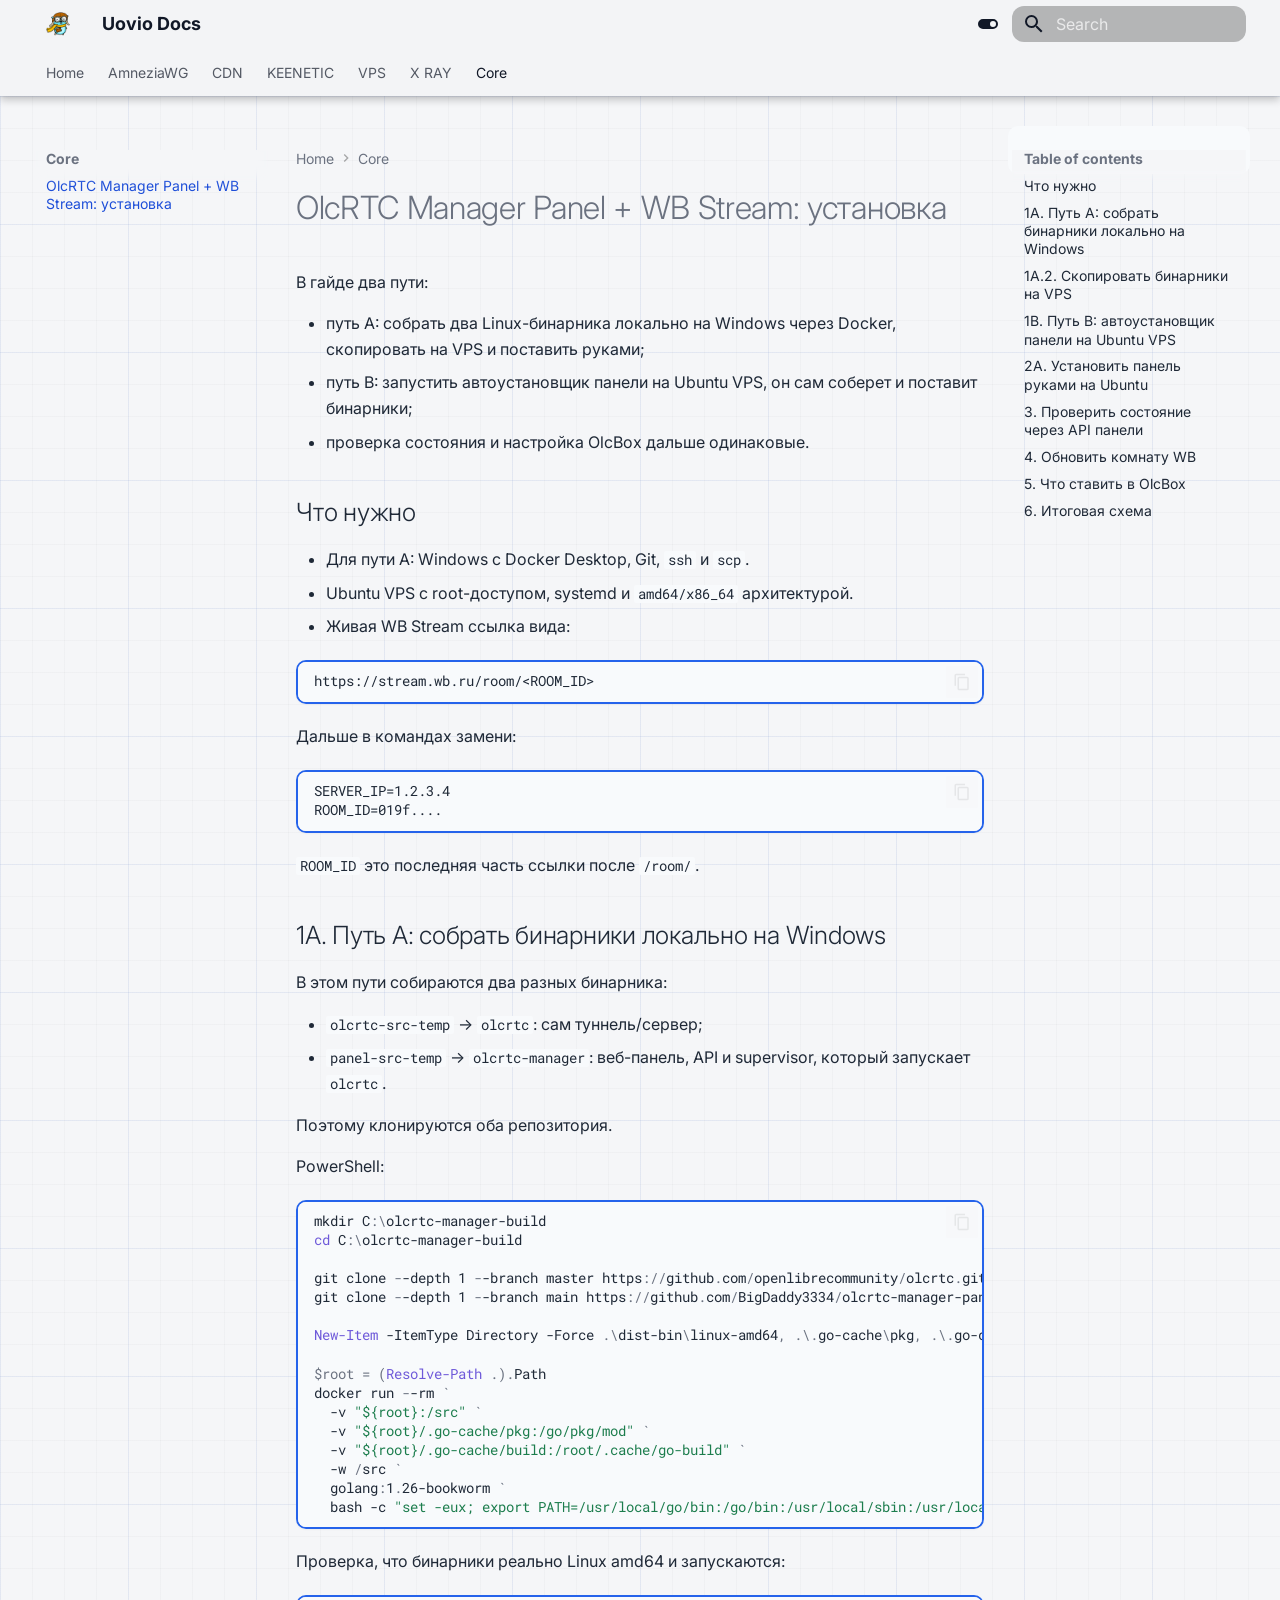
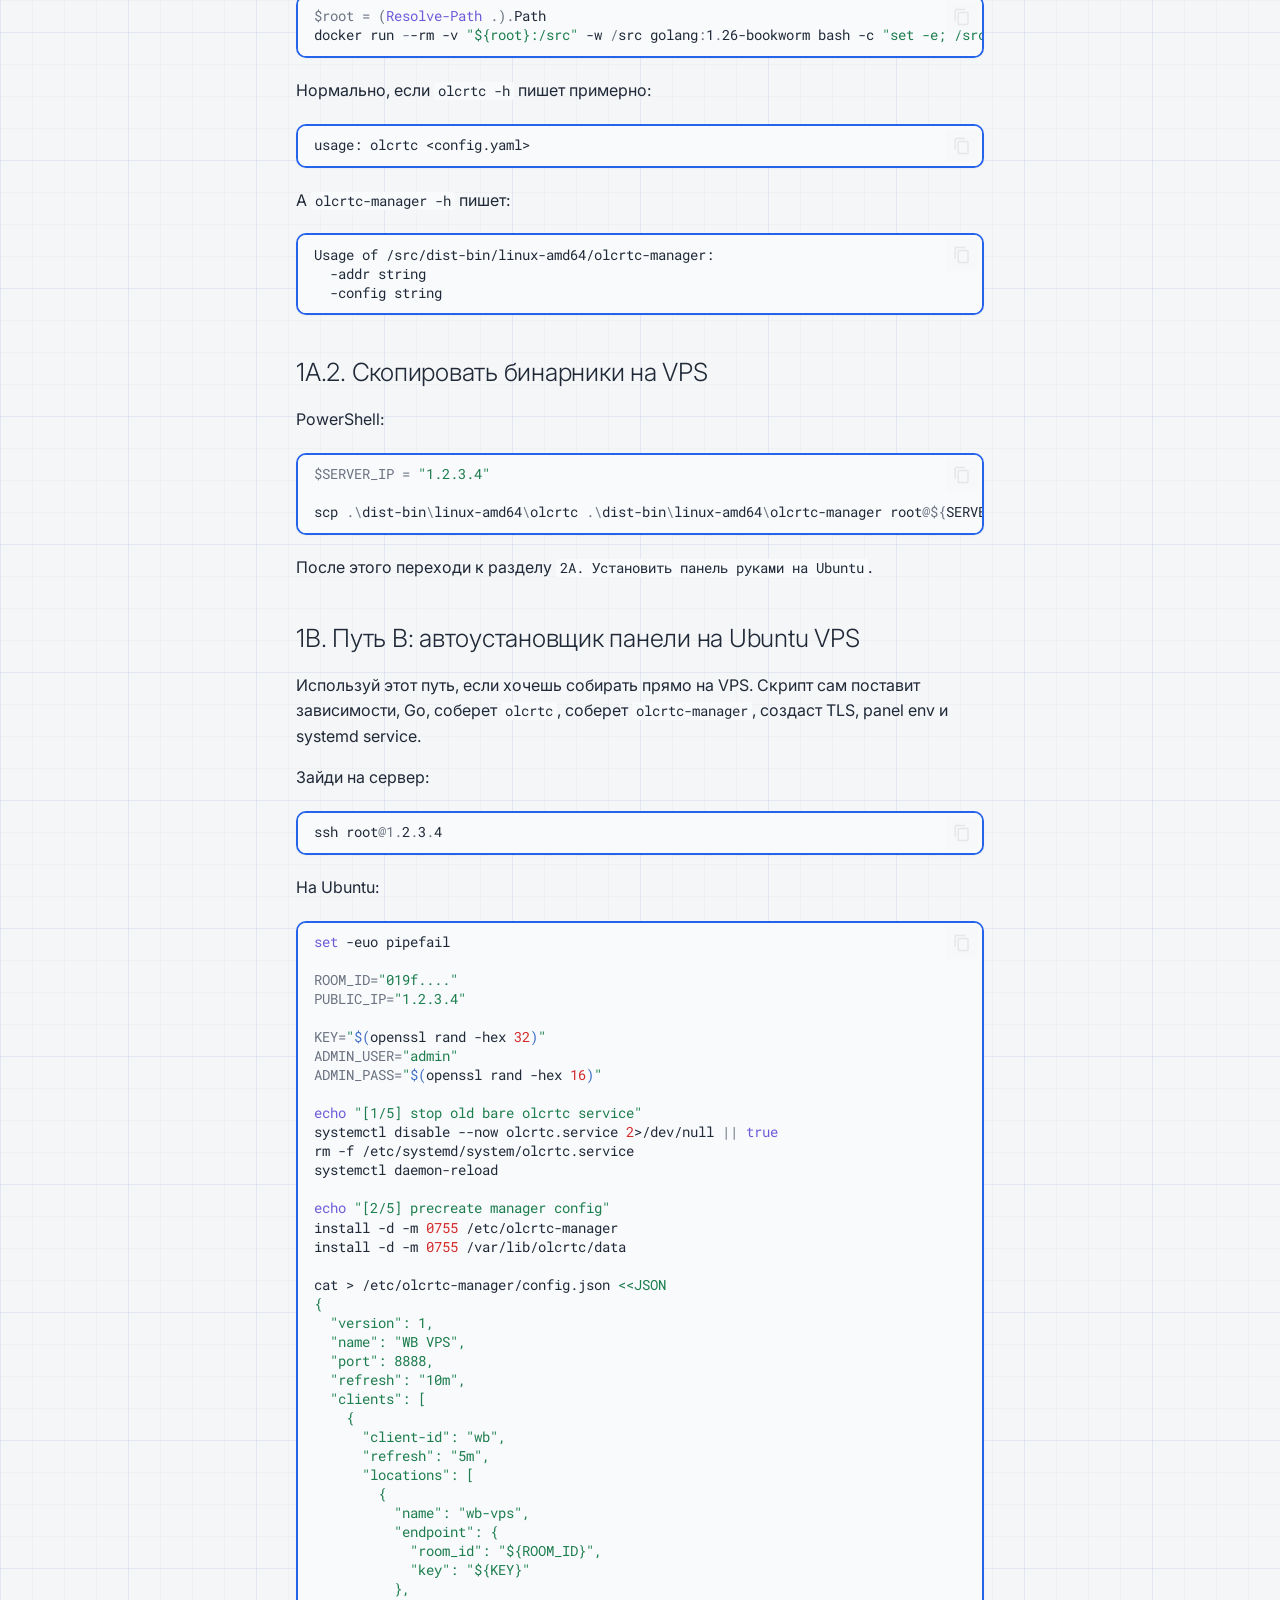
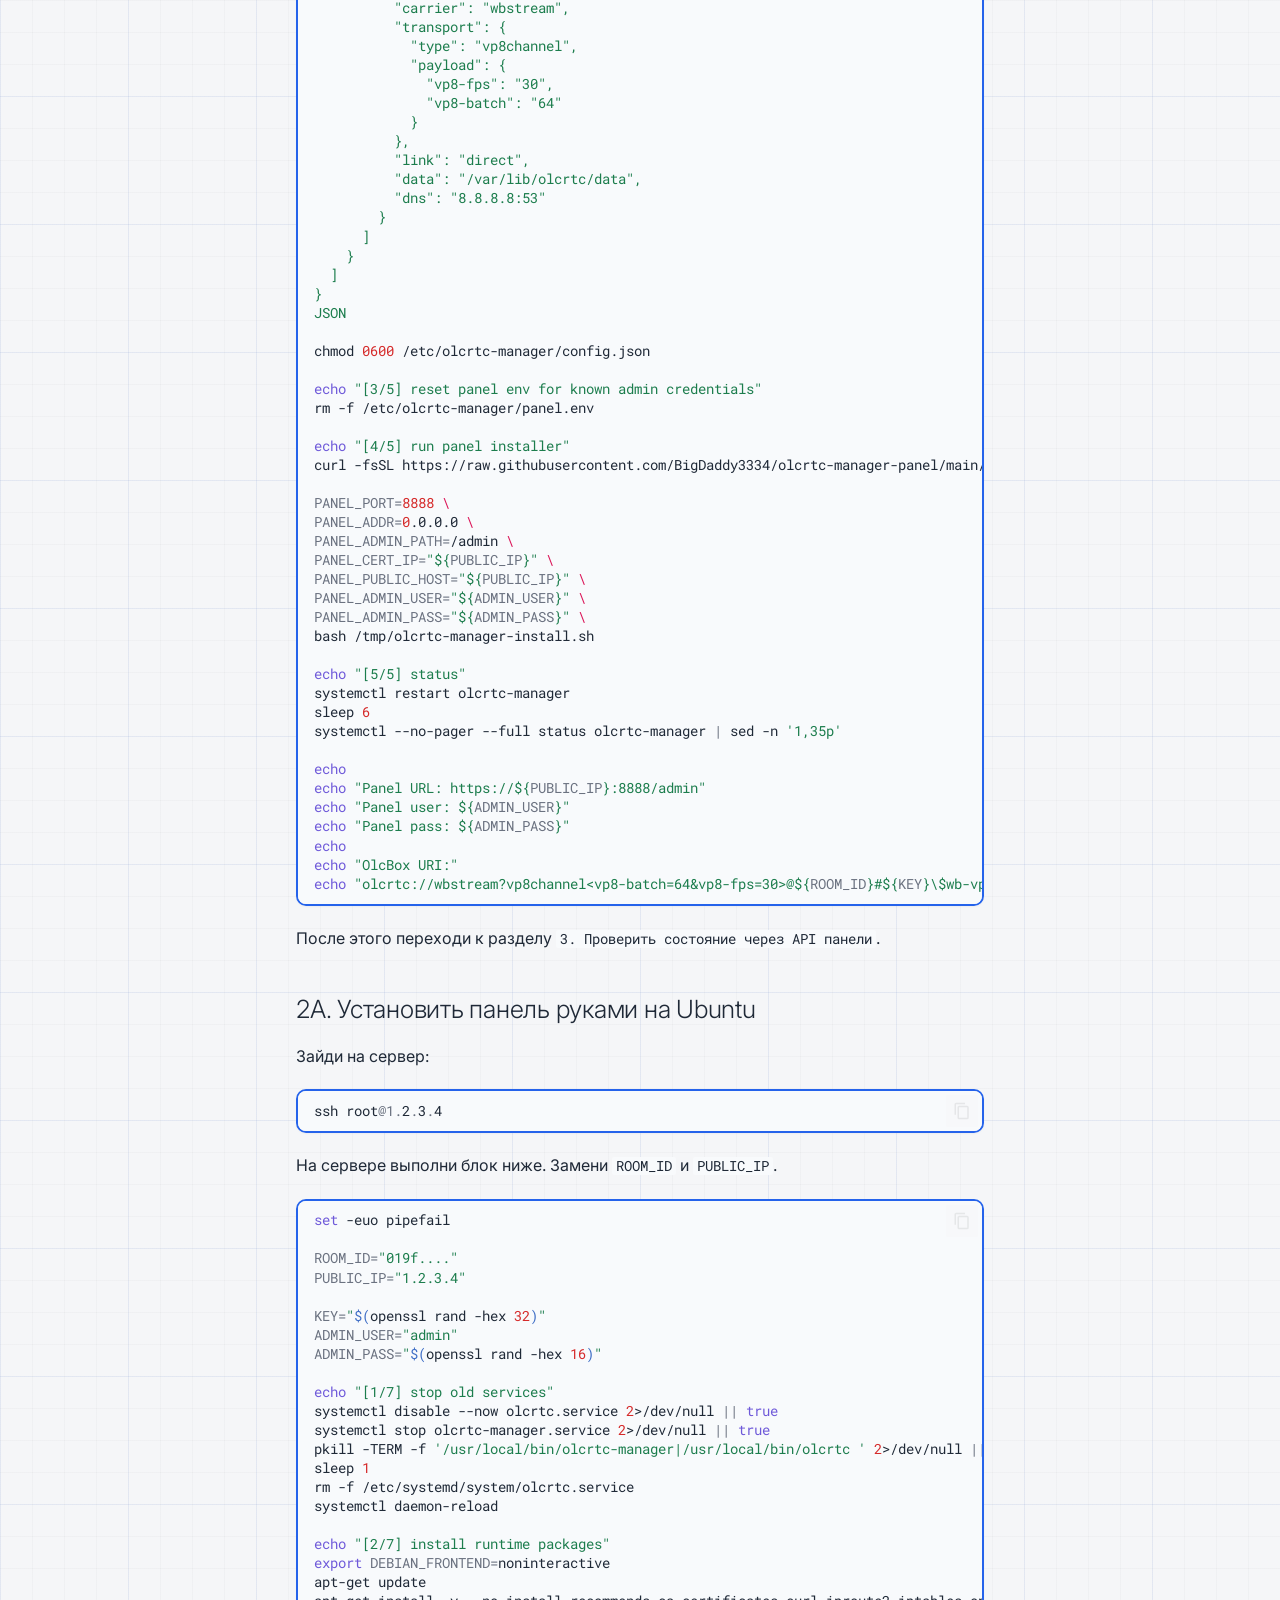
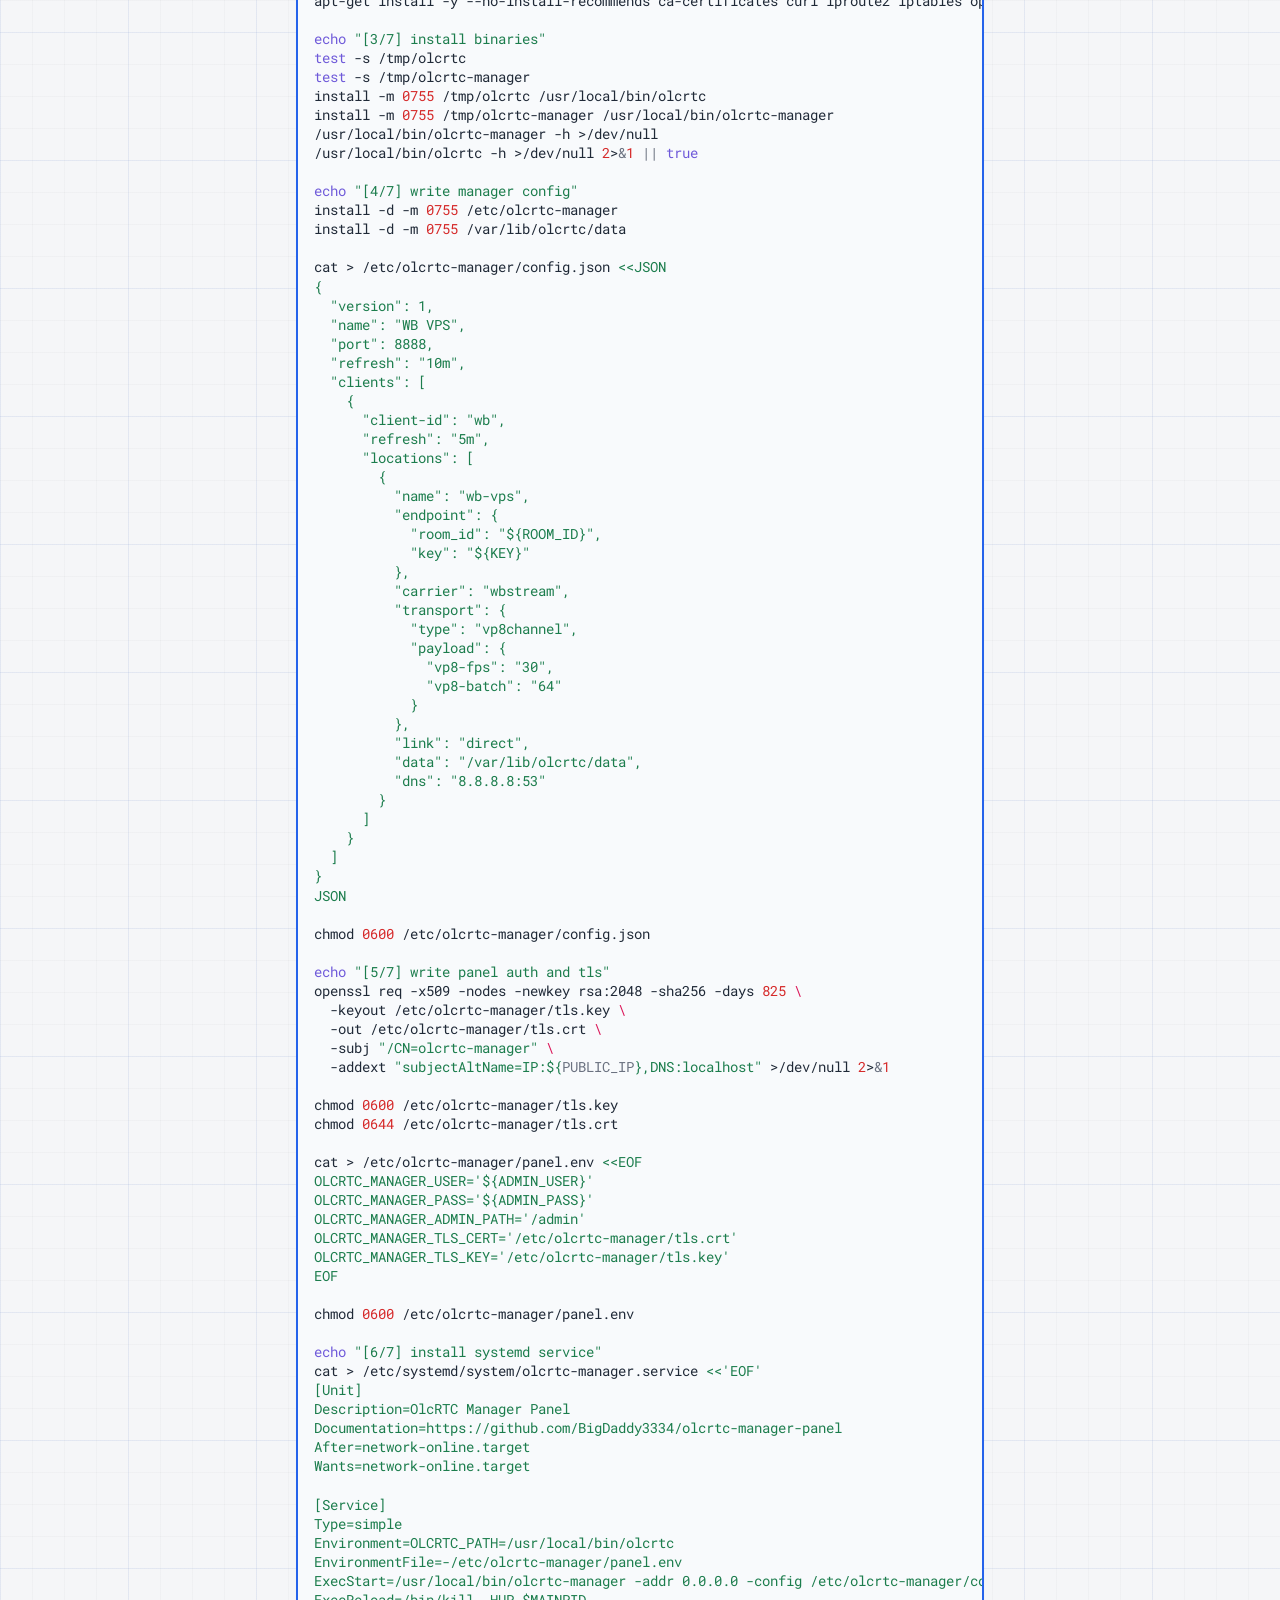
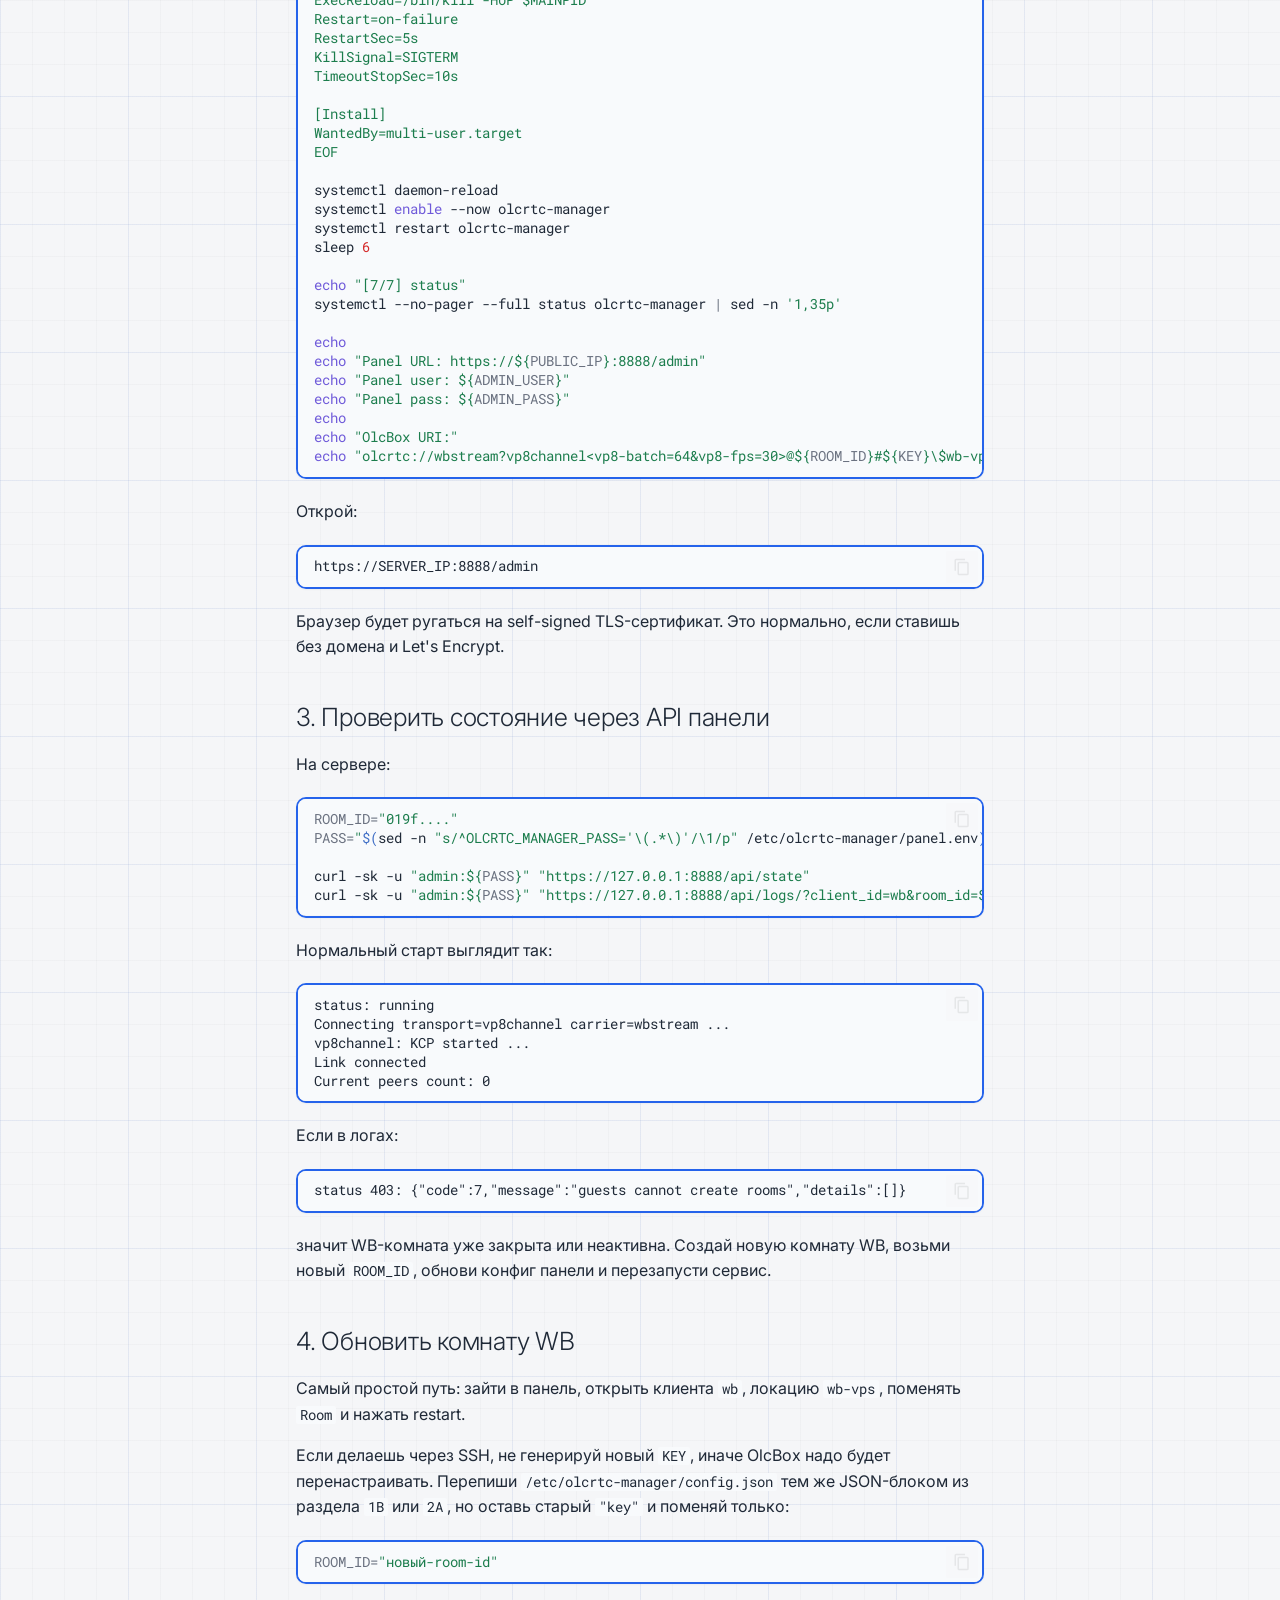
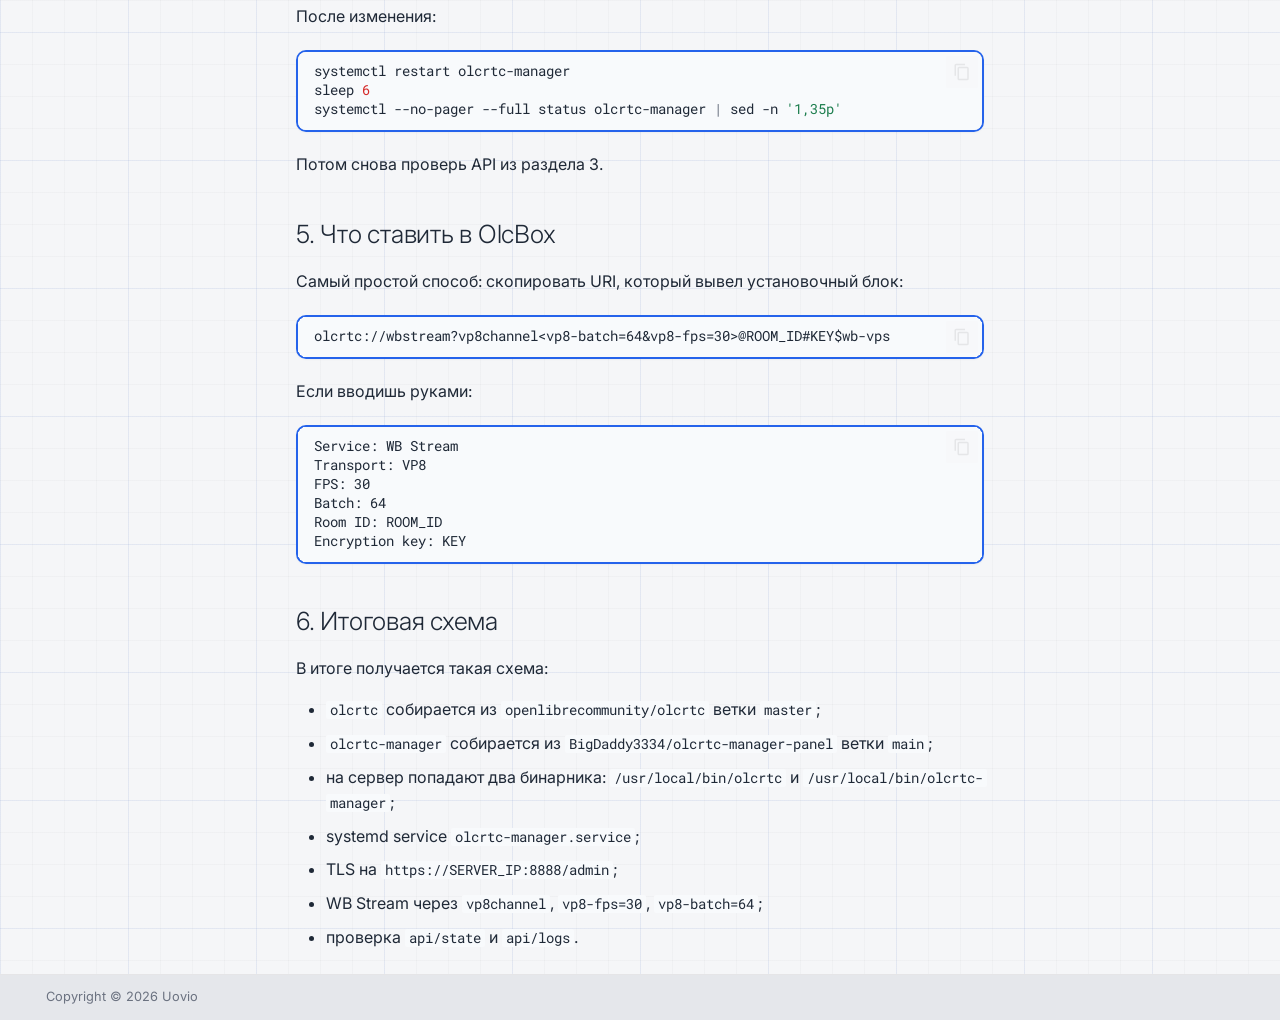
<file: core/INSTALL_OLCRTC_MANAGER_PANEL_WBSTREAM-14/index.html>
<!doctype html>
<html lang="en" class="no-js">
  <head>
    
      <meta charset="utf-8">
      <meta name="viewport" content="width=device-width,initial-scale=1">
      
        <meta name="description" content="A short description of the project documentation site.">
      
      
      
        <link rel="canonical" href="https://mydomain.org/mysite/core/INSTALL_OLCRTC_MANAGER_PANEL_WBSTREAM-14/">
      
      
        <link rel="prev" href="../../X-RAY/vless%20%20moscow-germany/">
      
      
      
        
      
      
      <link rel="icon" href="../../assets/logo.png">
      <meta name="generator" content="mkdocs-1.6.1, mkdocs-material-9.8.2">
    
    
      
        <title>OlcRTC Manager Panel + WB Stream: установка - Uovio Docs</title>
      
    
    
      <link rel="stylesheet" href="../../assets/stylesheets/main.57a0d79d.min.css">
      
        
        <link rel="stylesheet" href="../../assets/stylesheets/palette.fb2fffe2.min.css">
      
      


    
    
      
    
    
      
        
        
        <link rel="preconnect" href="https://fonts.gstatic.com" crossorigin>
        <link rel="stylesheet" href="https://fonts.googleapis.com/css?family=Inter:300,300i,400,400i,700,700i%7CRoboto+Mono:400,400i,700,700i&display=fallback">
        <style>:root{--md-text-font:"Inter";--md-code-font:"Roboto Mono"}</style>
      
    
    
      <link rel="stylesheet" href="../../stylesheets/extra.css">
    
    <script>__md_scope=new URL("../..",location),__md_hash=e=>[...e].reduce(((e,_)=>(e<<5)-e+_.charCodeAt(0)),0),__md_get=(e,_=localStorage,t=__md_scope)=>JSON.parse(_.getItem(t.pathname+"."+e)),__md_set=(e,_,t=localStorage,a=__md_scope)=>{try{t.setItem(a.pathname+"."+e,JSON.stringify(_))}catch(e){}}</script>
    
      

    
    
  </head>
  
  
    
    
      
    
    
    
    
    <body dir="ltr" data-md-color-scheme="default" data-md-color-primary="indigo" data-md-color-accent="indigo">
  
    
    <input class="md-toggle" data-md-toggle="drawer" type="checkbox" id="__drawer" autocomplete="off">
    <input class="md-toggle" data-md-toggle="search" type="checkbox" id="__search" autocomplete="off">
    <label class="md-overlay" for="__drawer"></label>
    <div data-md-component="skip">
      
        
        <a href="#olcrtc-manager-panel-wb-stream" class="md-skip">
          Skip to content
        </a>
      
    </div>
    <div data-md-component="announce">
      
    </div>
    
    
      

  

<header class="md-header md-header--shadow md-header--lifted" data-md-component="header">
  <nav class="md-header__inner md-grid" aria-label="Header">
    <a href="../.." title="Uovio Docs" class="md-header__button md-logo" aria-label="Uovio Docs" data-md-component="logo">
      
  <img src="../../assets/logo.png" alt="logo">

    </a>
    <label class="md-header__button md-icon" for="__drawer">
      
      <svg xmlns="http://www.w3.org/2000/svg" viewBox="0 0 24 24"><path d="M3 6h18v2H3zm0 5h18v2H3zm0 5h18v2H3z"/></svg>
    </label>
    <div class="md-header__title" data-md-component="header-title">
      <div class="md-header__ellipsis">
        <div class="md-header__topic">
          <span class="md-ellipsis">
            Uovio Docs
          </span>
        </div>
        <div class="md-header__topic" data-md-component="header-topic">
          <span class="md-ellipsis">
            
              OlcRTC Manager Panel + WB Stream: установка
            
          </span>
        </div>
      </div>
    </div>
    
      
        <form class="md-header__option" data-md-component="palette">
  
    
    
    
    <input class="md-option" data-md-color-media="" data-md-color-scheme="default" data-md-color-primary="indigo" data-md-color-accent="indigo"  aria-label="Switch to dark mode"  type="radio" name="__palette" id="__palette_0">
    
      <label class="md-header__button md-icon" title="Switch to dark mode" for="__palette_1" hidden>
        <svg xmlns="http://www.w3.org/2000/svg" viewBox="0 0 24 24"><path d="M17 7H7a5 5 0 0 0-5 5 5 5 0 0 0 5 5h10a5 5 0 0 0 5-5 5 5 0 0 0-5-5m0 8a3 3 0 0 1-3-3 3 3 0 0 1 3-3 3 3 0 0 1 3 3 3 3 0 0 1-3 3"/></svg>
      </label>
    
  
    
    
    
    <input class="md-option" data-md-color-media="" data-md-color-scheme="slate" data-md-color-primary="indigo" data-md-color-accent="indigo"  aria-label="Switch to light mode"  type="radio" name="__palette" id="__palette_1">
    
      <label class="md-header__button md-icon" title="Switch to light mode" for="__palette_0" hidden>
        <svg xmlns="http://www.w3.org/2000/svg" viewBox="0 0 24 24"><path d="M17 6H7c-3.31 0-6 2.69-6 6s2.69 6 6 6h10c3.31 0 6-2.69 6-6s-2.69-6-6-6m0 10H7c-2.21 0-4-1.79-4-4s1.79-4 4-4h10c2.21 0 4 1.79 4 4s-1.79 4-4 4M7 9c-1.66 0-3 1.34-3 3s1.34 3 3 3 3-1.34 3-3-1.34-3-3-3"/></svg>
      </label>
    
  
</form>
      
    
    
      <script>var palette=__md_get("__palette");if(palette&&palette.color){if("(prefers-color-scheme)"===palette.color.media){var media=matchMedia("(prefers-color-scheme: light)"),input=document.querySelector(media.matches?"[data-md-color-media='(prefers-color-scheme: light)']":"[data-md-color-media='(prefers-color-scheme: dark)']");palette.color.media=input.getAttribute("data-md-color-media"),palette.color.scheme=input.getAttribute("data-md-color-scheme"),palette.color.primary=input.getAttribute("data-md-color-primary"),palette.color.accent=input.getAttribute("data-md-color-accent")}for(var[key,value]of Object.entries(palette.color))document.body.setAttribute("data-md-color-"+key,value)}</script>
    
    
    
      
      
        <label class="md-header__button md-icon" for="__search">
          
          <svg xmlns="http://www.w3.org/2000/svg" viewBox="0 0 24 24"><path d="M9.5 3A6.5 6.5 0 0 1 16 9.5c0 1.61-.59 3.09-1.56 4.23l.27.27h.79l5 5-1.5 1.5-5-5v-.79l-.27-.27A6.52 6.52 0 0 1 9.5 16 6.5 6.5 0 0 1 3 9.5 6.5 6.5 0 0 1 9.5 3m0 2C7 5 5 7 5 9.5S7 14 9.5 14 14 12 14 9.5 12 5 9.5 5"/></svg>
        </label>
        <div class="md-search" data-md-component="search" role="dialog">
  <label class="md-search__overlay" for="__search"></label>
  <div class="md-search__inner" role="search">
    <form class="md-search__form" name="search">
      <input type="text" class="md-search__input" name="query" aria-label="Search" placeholder="Search" autocapitalize="off" autocorrect="off" autocomplete="off" spellcheck="false" data-md-component="search-query" required>
      <label class="md-search__icon md-icon" for="__search">
        
        <svg xmlns="http://www.w3.org/2000/svg" viewBox="0 0 24 24"><path d="M9.5 3A6.5 6.5 0 0 1 16 9.5c0 1.61-.59 3.09-1.56 4.23l.27.27h.79l5 5-1.5 1.5-5-5v-.79l-.27-.27A6.52 6.52 0 0 1 9.5 16 6.5 6.5 0 0 1 3 9.5 6.5 6.5 0 0 1 9.5 3m0 2C7 5 5 7 5 9.5S7 14 9.5 14 14 12 14 9.5 12 5 9.5 5"/></svg>
        
        <svg xmlns="http://www.w3.org/2000/svg" viewBox="0 0 24 24"><path d="M20 11v2H8l5.5 5.5-1.42 1.42L4.16 12l7.92-7.92L13.5 5.5 8 11z"/></svg>
      </label>
      <nav class="md-search__options" aria-label="Search">
        
          <a href="javascript:void(0)" class="md-search__icon md-icon" title="Share" aria-label="Share" data-clipboard data-clipboard-text="" data-md-component="search-share" tabindex="-1">
            
            <svg xmlns="http://www.w3.org/2000/svg" viewBox="0 0 24 24"><path d="M18 16.08c-.76 0-1.44.3-1.96.77L8.91 12.7c.05-.23.09-.46.09-.7s-.04-.47-.09-.7l7.05-4.11c.54.5 1.25.81 2.04.81a3 3 0 0 0 3-3 3 3 0 0 0-3-3 3 3 0 0 0-3 3c0 .24.04.47.09.7L8.04 9.81C7.5 9.31 6.79 9 6 9a3 3 0 0 0-3 3 3 3 0 0 0 3 3c.79 0 1.5-.31 2.04-.81l7.12 4.15c-.05.21-.08.43-.08.66 0 1.61 1.31 2.91 2.92 2.91s2.92-1.3 2.92-2.91A2.92 2.92 0 0 0 18 16.08"/></svg>
          </a>
        
        <button type="reset" class="md-search__icon md-icon" title="Clear" aria-label="Clear" tabindex="-1">
          
          <svg xmlns="http://www.w3.org/2000/svg" viewBox="0 0 24 24"><path d="M19 6.41 17.59 5 12 10.59 6.41 5 5 6.41 10.59 12 5 17.59 6.41 19 12 13.41 17.59 19 19 17.59 13.41 12z"/></svg>
        </button>
      </nav>
      
        <div class="md-search__suggest" data-md-component="search-suggest"></div>
      
    </form>
    <div class="md-search__output">
      <div class="md-search__scrollwrap" tabindex="0" data-md-scrollfix>
        <div class="md-search-result" data-md-component="search-result">
          <div class="md-search-result__meta">
            Initializing search
          </div>
          <ol class="md-search-result__list" role="presentation"></ol>
        </div>
      </div>
    </div>
  </div>
</div>
      
    
    
  </nav>
  
    
      
<nav class="md-tabs" aria-label="Tabs" data-md-component="tabs">
  <div class="md-grid">
    <ul class="md-tabs__list">
      
        
  
  
  
  
    <li class="md-tabs__item">
      <a href="../.." class="md-tabs__link">
        
  
  
    
  
  Home

      </a>
    </li>
  

      
        
  
  
  
  
    
    
      <li class="md-tabs__item">
        <a href="../../AmneziaWG/AmneziaWG/" class="md-tabs__link">
          
  
  
    
  
  AmneziaWG

        </a>
      </li>
    
  

      
        
  
  
  
  
    
    
      <li class="md-tabs__item">
        <a href="../../CDN/CDN%20XHHTP/" class="md-tabs__link">
          
  
  
    
  
  CDN

        </a>
      </li>
    
  

      
        
  
  
  
  
    
    
      <li class="md-tabs__item">
        <a href="../../KEENETIC/VLEES%20in%20KEENETIC/" class="md-tabs__link">
          
  
  
    
  
  KEENETIC

        </a>
      </li>
    
  

      
        
  
  
  
  
    
    
      <li class="md-tabs__item">
        <a href="../../VPS/1.%20%D0%9F%D0%BE%D0%B4%D0%BA%D0%BB%D1%8E%D1%87%D0%B5%D0%BD%D0%B8%D0%B5/" class="md-tabs__link">
          
  
  
    
  
  VPS

        </a>
      </li>
    
  

      
        
  
  
  
  
    
    
      <li class="md-tabs__item">
        <a href="../../X-RAY/vless%20%20moscow-germany/" class="md-tabs__link">
          
  
  
    
  
  X RAY

        </a>
      </li>
    
  

      
        
  
  
  
    
  
  
    
    
      <li class="md-tabs__item md-tabs__item--active">
        <a href="./" class="md-tabs__link">
          
  
  
    
  
  Core

        </a>
      </li>
    
  

      
    </ul>
  </div>
</nav>
    
  
</header>
    
    <div class="md-container" data-md-component="container">
      
      
        
      
      <main class="md-main" data-md-component="main">
        <div class="md-main__inner md-grid">
          
            
              
              <div class="md-sidebar md-sidebar--primary" data-md-component="sidebar" data-md-type="navigation" >
                <div class="md-sidebar__scrollwrap">
                  <div class="md-sidebar__inner">
                    


  


<nav class="md-nav md-nav--primary md-nav--lifted" aria-label="Navigation" data-md-level="0">
  <label class="md-nav__title" for="__drawer">
    <a href="../.." title="Uovio Docs" class="md-nav__button md-logo" aria-label="Uovio Docs" data-md-component="logo">
      
  <img src="../../assets/logo.png" alt="logo">

    </a>
    Uovio Docs
  </label>
  
  <ul class="md-nav__list" data-md-scrollfix>
    
      
      
  
  
  
  
    <li class="md-nav__item">
      <a href="../.." class="md-nav__link">
        
  
  
  <span class="md-ellipsis">
    
  
    Home
  

    
  </span>
  
  

      </a>
    </li>
  

    
      
      
  
  
  
  
    
    
      
        
      
        
      
    
    
    
      
      
        
      
    
    
      
        
        
      
    
    <li class="md-nav__item md-nav__item--pruned md-nav__item--nested">
      
        
  
  
  
    <a href="../../AmneziaWG/AmneziaWG/" class="md-nav__link">
      
  
  
  <span class="md-ellipsis">
    
  
    AmneziaWG
  

    
  </span>
  
  

      
        <span class="md-nav__icon md-icon"></span>
      
    </a>
  

      
    </li>
  

    
      
      
  
  
  
  
    
    
      
        
      
    
    
    
      
      
        
      
    
    
      
        
        
      
    
    <li class="md-nav__item md-nav__item--pruned md-nav__item--nested">
      
        
  
  
  
    <a href="../../CDN/CDN%20XHHTP/" class="md-nav__link">
      
  
  
  <span class="md-ellipsis">
    
  
    CDN
  

    
  </span>
  
  

      
        <span class="md-nav__icon md-icon"></span>
      
    </a>
  

      
    </li>
  

    
      
      
  
  
  
  
    
    
      
        
      
    
    
    
      
      
        
      
    
    
      
        
        
      
    
    <li class="md-nav__item md-nav__item--pruned md-nav__item--nested">
      
        
  
  
  
    <a href="../../KEENETIC/VLEES%20in%20KEENETIC/" class="md-nav__link">
      
  
  
  <span class="md-ellipsis">
    
  
    KEENETIC
  

    
  </span>
  
  

      
        <span class="md-nav__icon md-icon"></span>
      
    </a>
  

      
    </li>
  

    
      
      
  
  
  
  
    
    
      
        
      
        
      
        
      
        
      
        
      
    
    
    
      
      
        
      
    
    
      
        
        
      
    
    <li class="md-nav__item md-nav__item--pruned md-nav__item--nested">
      
        
  
  
  
    <a href="../../VPS/1.%20%D0%9F%D0%BE%D0%B4%D0%BA%D0%BB%D1%8E%D1%87%D0%B5%D0%BD%D0%B8%D0%B5/" class="md-nav__link">
      
  
  
  <span class="md-ellipsis">
    
  
    VPS
  

    
  </span>
  
  

      
        <span class="md-nav__icon md-icon"></span>
      
    </a>
  

      
    </li>
  

    
      
      
  
  
  
  
    
    
      
        
      
    
    
    
      
      
        
      
    
    
      
        
        
      
    
    <li class="md-nav__item md-nav__item--pruned md-nav__item--nested">
      
        
  
  
  
    <a href="../../X-RAY/vless%20%20moscow-germany/" class="md-nav__link">
      
  
  
  <span class="md-ellipsis">
    
  
    X RAY
  

    
  </span>
  
  

      
        <span class="md-nav__icon md-icon"></span>
      
    </a>
  

      
    </li>
  

    
      
      
  
  
    
  
  
  
    
    
      
        
      
    
    
    
      
        
        
      
      
        
      
    
    
      
    
    <li class="md-nav__item md-nav__item--active md-nav__item--section md-nav__item--nested">
      
        
        
        <input class="md-nav__toggle md-toggle " type="checkbox" id="__nav_7" checked>
        
          
          <label class="md-nav__link" for="__nav_7" id="__nav_7_label" tabindex="">
            
  
  
  <span class="md-ellipsis">
    
  
    Core
  

    
  </span>
  
  

            <span class="md-nav__icon md-icon"></span>
          </label>
        
        <nav class="md-nav" data-md-level="1" aria-labelledby="__nav_7_label" aria-expanded="true">
          <label class="md-nav__title" for="__nav_7">
            <span class="md-nav__icon md-icon"></span>
            
  
    Core
  

          </label>
          <ul class="md-nav__list" data-md-scrollfix>
            
              
                
  
  
    
  
  
  
    <li class="md-nav__item md-nav__item--active">
      
      <input class="md-nav__toggle md-toggle" type="checkbox" id="__toc">
      
      
        
      
      
        <label class="md-nav__link md-nav__link--active" for="__toc">
          
  
  
  <span class="md-ellipsis">
    
  
    OlcRTC Manager Panel + WB Stream: установка
  

    
  </span>
  
  

          <span class="md-nav__icon md-icon"></span>
        </label>
      
      <a href="./" class="md-nav__link md-nav__link--active">
        
  
  
  <span class="md-ellipsis">
    
  
    OlcRTC Manager Panel + WB Stream: установка
  

    
  </span>
  
  

      </a>
      
        

<nav class="md-nav md-nav--secondary" aria-label="Table of contents">
  
  
  
    
  
  
    <label class="md-nav__title" for="__toc">
      <span class="md-nav__icon md-icon"></span>
      Table of contents
    </label>
    <ul class="md-nav__list" data-md-component="toc" data-md-scrollfix>
      
        <li class="md-nav__item">
  <a href="#_1" class="md-nav__link">
    <span class="md-ellipsis">
      
        Что нужно
      
    </span>
  </a>
  
</li>
      
        <li class="md-nav__item">
  <a href="#1a-a-windows" class="md-nav__link">
    <span class="md-ellipsis">
      
        1A. Путь A: собрать бинарники локально на Windows
      
    </span>
  </a>
  
</li>
      
        <li class="md-nav__item">
  <a href="#1a2-vps" class="md-nav__link">
    <span class="md-ellipsis">
      
        1A.2. Скопировать бинарники на VPS
      
    </span>
  </a>
  
</li>
      
        <li class="md-nav__item">
  <a href="#1b-b-ubuntu-vps" class="md-nav__link">
    <span class="md-ellipsis">
      
        1B. Путь B: автоустановщик панели на Ubuntu VPS
      
    </span>
  </a>
  
</li>
      
        <li class="md-nav__item">
  <a href="#2a-ubuntu" class="md-nav__link">
    <span class="md-ellipsis">
      
        2A. Установить панель руками на Ubuntu
      
    </span>
  </a>
  
</li>
      
        <li class="md-nav__item">
  <a href="#3-api" class="md-nav__link">
    <span class="md-ellipsis">
      
        3. Проверить состояние через API панели
      
    </span>
  </a>
  
</li>
      
        <li class="md-nav__item">
  <a href="#4-wb" class="md-nav__link">
    <span class="md-ellipsis">
      
        4. Обновить комнату WB
      
    </span>
  </a>
  
</li>
      
        <li class="md-nav__item">
  <a href="#5-olcbox" class="md-nav__link">
    <span class="md-ellipsis">
      
        5. Что ставить в OlcBox
      
    </span>
  </a>
  
</li>
      
        <li class="md-nav__item">
  <a href="#6" class="md-nav__link">
    <span class="md-ellipsis">
      
        6. Итоговая схема
      
    </span>
  </a>
  
</li>
      
    </ul>
  
</nav>
      
    </li>
  

              
            
          </ul>
        </nav>
      
    </li>
  

    
  </ul>
</nav>
                  </div>
                </div>
              </div>
            
            
              
              <div class="md-sidebar md-sidebar--secondary" data-md-component="sidebar" data-md-type="toc" >
                <div class="md-sidebar__scrollwrap">
                  <div class="md-sidebar__inner">
                    

<nav class="md-nav md-nav--secondary" aria-label="Table of contents">
  
  
  
    
  
  
    <label class="md-nav__title" for="__toc">
      <span class="md-nav__icon md-icon"></span>
      Table of contents
    </label>
    <ul class="md-nav__list" data-md-component="toc" data-md-scrollfix>
      
        <li class="md-nav__item">
  <a href="#_1" class="md-nav__link">
    <span class="md-ellipsis">
      
        Что нужно
      
    </span>
  </a>
  
</li>
      
        <li class="md-nav__item">
  <a href="#1a-a-windows" class="md-nav__link">
    <span class="md-ellipsis">
      
        1A. Путь A: собрать бинарники локально на Windows
      
    </span>
  </a>
  
</li>
      
        <li class="md-nav__item">
  <a href="#1a2-vps" class="md-nav__link">
    <span class="md-ellipsis">
      
        1A.2. Скопировать бинарники на VPS
      
    </span>
  </a>
  
</li>
      
        <li class="md-nav__item">
  <a href="#1b-b-ubuntu-vps" class="md-nav__link">
    <span class="md-ellipsis">
      
        1B. Путь B: автоустановщик панели на Ubuntu VPS
      
    </span>
  </a>
  
</li>
      
        <li class="md-nav__item">
  <a href="#2a-ubuntu" class="md-nav__link">
    <span class="md-ellipsis">
      
        2A. Установить панель руками на Ubuntu
      
    </span>
  </a>
  
</li>
      
        <li class="md-nav__item">
  <a href="#3-api" class="md-nav__link">
    <span class="md-ellipsis">
      
        3. Проверить состояние через API панели
      
    </span>
  </a>
  
</li>
      
        <li class="md-nav__item">
  <a href="#4-wb" class="md-nav__link">
    <span class="md-ellipsis">
      
        4. Обновить комнату WB
      
    </span>
  </a>
  
</li>
      
        <li class="md-nav__item">
  <a href="#5-olcbox" class="md-nav__link">
    <span class="md-ellipsis">
      
        5. Что ставить в OlcBox
      
    </span>
  </a>
  
</li>
      
        <li class="md-nav__item">
  <a href="#6" class="md-nav__link">
    <span class="md-ellipsis">
      
        6. Итоговая схема
      
    </span>
  </a>
  
</li>
      
    </ul>
  
</nav>
                  </div>
                </div>
              </div>
            
          
          
            <div class="md-content" data-md-component="content">
              
                



  


  <nav class="md-path" aria-label="Navigation" >
    <ol class="md-path__list">
      
        
  
  
    <li class="md-path__item">
      <a href="../.." class="md-path__link">
        
  <span class="md-ellipsis">
    Home
  </span>

      </a>
    </li>
  

      
      
        
  
  
    
    
      <li class="md-path__item">
        <a href="./" class="md-path__link">
          
  <span class="md-ellipsis">
    Core
  </span>

        </a>
      </li>
    
  

      
    </ol>
  </nav>

              
              <article class="md-content__inner md-typeset">
                
                  



<h1 id="olcrtc-manager-panel-wb-stream">OlcRTC Manager Panel + WB Stream: установка<a class="headerlink" href="#olcrtc-manager-panel-wb-stream" title="Ссылка на раздел">&para;</a></h1>
<p>В гайде два пути:</p>
<ul>
<li>путь A: собрать два Linux-бинарника локально на Windows через Docker, скопировать на VPS и поставить руками;</li>
<li>путь B: запустить автоустановщик панели на Ubuntu VPS, он сам соберет и поставит бинарники;</li>
<li>проверка состояния и настройка OlcBox дальше одинаковые.</li>
</ul>
<h2 id="_1">Что нужно<a class="headerlink" href="#_1" title="Ссылка на раздел">&para;</a></h2>
<ul>
<li>Для пути A: Windows с Docker Desktop, Git, <code>ssh</code> и <code>scp</code>.</li>
<li>Ubuntu VPS с root-доступом, systemd и <code>amd64/x86_64</code> архитектурой.</li>
<li>Живая WB Stream ссылка вида:</li>
</ul>
<div class="language-text highlight"><pre><span></span><code><span id="__span-0-1"><a id="__codelineno-0-1" name="__codelineno-0-1" href="#__codelineno-0-1"></a>https://stream.wb.ru/room/&lt;ROOM_ID&gt;
</span></code></pre></div>
<p>Дальше в командах замени:</p>
<div class="language-text highlight"><pre><span></span><code><span id="__span-1-1"><a id="__codelineno-1-1" name="__codelineno-1-1" href="#__codelineno-1-1"></a>SERVER_IP=1.2.3.4
</span><span id="__span-1-2"><a id="__codelineno-1-2" name="__codelineno-1-2" href="#__codelineno-1-2"></a>ROOM_ID=019f....
</span></code></pre></div>
<p><code>ROOM_ID</code> это последняя часть ссылки после <code>/room/</code>.</p>
<h2 id="1a-a-windows">1A. Путь A: собрать бинарники локально на Windows<a class="headerlink" href="#1a-a-windows" title="Ссылка на раздел">&para;</a></h2>
<p>В этом пути собираются два разных бинарника:</p>
<ul>
<li><code>olcrtc-src-temp</code> -&gt; <code>olcrtc</code>: сам туннель/сервер;</li>
<li><code>panel-src-temp</code> -&gt; <code>olcrtc-manager</code>: веб-панель, API и supervisor, который запускает <code>olcrtc</code>.</li>
</ul>
<p>Поэтому клонируются оба репозитория.</p>
<p>PowerShell:</p>
<div class="language-powershell highlight"><pre><span></span><code><span id="__span-2-1"><a id="__codelineno-2-1" name="__codelineno-2-1" href="#__codelineno-2-1"></a><span class="n">mkdir</span> <span class="n">C</span><span class="p">:\</span><span class="n">olcrtc-manager-build</span>
</span><span id="__span-2-2"><a id="__codelineno-2-2" name="__codelineno-2-2" href="#__codelineno-2-2"></a><span class="nb">cd </span><span class="n">C</span><span class="p">:\</span><span class="n">olcrtc-manager-build</span>
</span><span id="__span-2-3"><a id="__codelineno-2-3" name="__codelineno-2-3" href="#__codelineno-2-3"></a>
</span><span id="__span-2-4"><a id="__codelineno-2-4" name="__codelineno-2-4" href="#__codelineno-2-4"></a><span class="n">git</span> <span class="n">clone</span> <span class="p">-</span><span class="n">-depth</span> <span class="n">1</span> <span class="p">-</span><span class="n">-branch</span> <span class="n">master</span> <span class="n">https</span><span class="p">://</span><span class="n">github</span><span class="p">.</span><span class="n">com</span><span class="p">/</span><span class="n">openlibrecommunity</span><span class="p">/</span><span class="n">olcrtc</span><span class="p">.</span><span class="n">git</span> <span class="n">olcrtc-src-temp</span>
</span><span id="__span-2-5"><a id="__codelineno-2-5" name="__codelineno-2-5" href="#__codelineno-2-5"></a><span class="n">git</span> <span class="n">clone</span> <span class="p">-</span><span class="n">-depth</span> <span class="n">1</span> <span class="p">-</span><span class="n">-branch</span> <span class="n">main</span> <span class="n">https</span><span class="p">://</span><span class="n">github</span><span class="p">.</span><span class="n">com</span><span class="p">/</span><span class="n">BigDaddy3334</span><span class="p">/</span><span class="n">olcrtc-manager-panel</span><span class="p">.</span><span class="n">git</span> <span class="n">panel-src-temp</span>
</span><span id="__span-2-6"><a id="__codelineno-2-6" name="__codelineno-2-6" href="#__codelineno-2-6"></a>
</span><span id="__span-2-7"><a id="__codelineno-2-7" name="__codelineno-2-7" href="#__codelineno-2-7"></a><span class="nb">New-Item</span> <span class="n">-ItemType</span> <span class="n">Directory</span> <span class="n">-Force</span> <span class="p">.\</span><span class="n">dist-bin</span><span class="p">\</span><span class="n">linux-amd64</span><span class="p">,</span> <span class="p">.\.</span><span class="n">go-cache</span><span class="p">\</span><span class="n">pkg</span><span class="p">,</span> <span class="p">.\.</span><span class="n">go-cache</span><span class="p">\</span><span class="n">build</span> <span class="p">|</span> <span class="nb">Out-Null</span>
</span><span id="__span-2-8"><a id="__codelineno-2-8" name="__codelineno-2-8" href="#__codelineno-2-8"></a>
</span><span id="__span-2-9"><a id="__codelineno-2-9" name="__codelineno-2-9" href="#__codelineno-2-9"></a><span class="nv">$root</span> <span class="p">=</span> <span class="p">(</span><span class="nb">Resolve-Path</span> <span class="p">.).</span><span class="n">Path</span>
</span><span id="__span-2-10"><a id="__codelineno-2-10" name="__codelineno-2-10" href="#__codelineno-2-10"></a><span class="n">docker</span> <span class="n">run</span> <span class="p">-</span><span class="n">-rm</span> <span class="p">`</span>
</span><span id="__span-2-11"><a id="__codelineno-2-11" name="__codelineno-2-11" href="#__codelineno-2-11"></a>  <span class="n">-v</span> <span class="s2">"${root}:/src"</span> <span class="p">`</span>
</span><span id="__span-2-12"><a id="__codelineno-2-12" name="__codelineno-2-12" href="#__codelineno-2-12"></a>  <span class="n">-v</span> <span class="s2">"${root}/.go-cache/pkg:/go/pkg/mod"</span> <span class="p">`</span>
</span><span id="__span-2-13"><a id="__codelineno-2-13" name="__codelineno-2-13" href="#__codelineno-2-13"></a>  <span class="n">-v</span> <span class="s2">"${root}/.go-cache/build:/root/.cache/go-build"</span> <span class="p">`</span>
</span><span id="__span-2-14"><a id="__codelineno-2-14" name="__codelineno-2-14" href="#__codelineno-2-14"></a>  <span class="n">-w</span> <span class="p">/</span><span class="n">src</span> <span class="p">`</span>
</span><span id="__span-2-15"><a id="__codelineno-2-15" name="__codelineno-2-15" href="#__codelineno-2-15"></a>  <span class="n">golang</span><span class="p">:</span><span class="n">1</span><span class="p">.</span><span class="n">26-bookworm</span> <span class="p">`</span>
</span><span id="__span-2-16"><a id="__codelineno-2-16" name="__codelineno-2-16" href="#__codelineno-2-16"></a>  <span class="n">bash</span> <span class="n">-c</span> <span class="s2">"set -eux; export PATH=/usr/local/go/bin:/go/bin:/usr/local/sbin:/usr/local/bin:/usr/sbin:/usr/bin:/sbin:/bin; go version; cd /src/olcrtc-src-temp; GOPROXY=https://proxy.golang.org,direct go mod download || GOPROXY=https://goproxy.io,direct go mod download || GOPROXY=direct go mod download; CGO_ENABLED=0 GOOS=linux GOARCH=amd64 go build -trimpath -ldflags='-s -w' -o /src/dist-bin/linux-amd64/olcrtc ./cmd/olcrtc; cd /src/panel-src-temp; GOPROXY=https://proxy.golang.org,direct go mod download || GOPROXY=https://goproxy.io,direct go mod download || GOPROXY=direct go mod download; CGO_ENABLED=0 GOOS=linux GOARCH=amd64 go build -trimpath -ldflags='-s -w' -o /src/dist-bin/linux-amd64/olcrtc-manager ./cmd/olcrtc-manager"</span>
</span></code></pre></div>
<p>Проверка, что бинарники реально Linux amd64 и запускаются:</p>
<div class="language-powershell highlight"><pre><span></span><code><span id="__span-3-1"><a id="__codelineno-3-1" name="__codelineno-3-1" href="#__codelineno-3-1"></a><span class="nv">$root</span> <span class="p">=</span> <span class="p">(</span><span class="nb">Resolve-Path</span> <span class="p">.).</span><span class="n">Path</span>
</span><span id="__span-3-2"><a id="__codelineno-3-2" name="__codelineno-3-2" href="#__codelineno-3-2"></a><span class="n">docker</span> <span class="n">run</span> <span class="p">-</span><span class="n">-rm</span> <span class="n">-v</span> <span class="s2">"${root}:/src"</span> <span class="n">-w</span> <span class="p">/</span><span class="n">src</span> <span class="n">golang</span><span class="p">:</span><span class="n">1</span><span class="p">.</span><span class="n">26-bookworm</span> <span class="n">bash</span> <span class="n">-c</span> <span class="s2">"set -e; /src/dist-bin/linux-amd64/olcrtc -h &gt;/tmp/olcrtc-help.txt 2&gt;&amp;1 || true; /src/dist-bin/linux-amd64/olcrtc-manager -h &gt;/tmp/manager-help.txt 2&gt;&amp;1 || true; head -5 /tmp/olcrtc-help.txt; echo '---'; head -5 /tmp/manager-help.txt"</span>
</span></code></pre></div>
<p>Нормально, если <code>olcrtc -h</code> пишет примерно:</p>
<div class="language-text highlight"><pre><span></span><code><span id="__span-4-1"><a id="__codelineno-4-1" name="__codelineno-4-1" href="#__codelineno-4-1"></a>usage: olcrtc &lt;config.yaml&gt;
</span></code></pre></div>
<p>А <code>olcrtc-manager -h</code> пишет:</p>
<div class="language-text highlight"><pre><span></span><code><span id="__span-5-1"><a id="__codelineno-5-1" name="__codelineno-5-1" href="#__codelineno-5-1"></a>Usage of /src/dist-bin/linux-amd64/olcrtc-manager:
</span><span id="__span-5-2"><a id="__codelineno-5-2" name="__codelineno-5-2" href="#__codelineno-5-2"></a>  -addr string
</span><span id="__span-5-3"><a id="__codelineno-5-3" name="__codelineno-5-3" href="#__codelineno-5-3"></a>  -config string
</span></code></pre></div>
<h2 id="1a2-vps">1A.2. Скопировать бинарники на VPS<a class="headerlink" href="#1a2-vps" title="Ссылка на раздел">&para;</a></h2>
<p>PowerShell:</p>
<div class="language-powershell highlight"><pre><span></span><code><span id="__span-6-1"><a id="__codelineno-6-1" name="__codelineno-6-1" href="#__codelineno-6-1"></a><span class="nv">$SERVER_IP</span> <span class="p">=</span> <span class="s2">"1.2.3.4"</span>
</span><span id="__span-6-2"><a id="__codelineno-6-2" name="__codelineno-6-2" href="#__codelineno-6-2"></a>
</span><span id="__span-6-3"><a id="__codelineno-6-3" name="__codelineno-6-3" href="#__codelineno-6-3"></a><span class="n">scp</span> <span class="p">.\</span><span class="n">dist-bin</span><span class="p">\</span><span class="n">linux-amd64</span><span class="p">\</span><span class="n">olcrtc</span> <span class="p">.\</span><span class="n">dist-bin</span><span class="p">\</span><span class="n">linux-amd64</span><span class="p">\</span><span class="n">olcrtc-manager</span> <span class="n">root</span><span class="p">@${</span><span class="n">SERVER_IP</span><span class="p">}:/</span><span class="n">tmp</span><span class="p">/</span>
</span></code></pre></div>
<p>После этого переходи к разделу <code>2A. Установить панель руками на Ubuntu</code>.</p>
<h2 id="1b-b-ubuntu-vps">1B. Путь B: автоустановщик панели на Ubuntu VPS<a class="headerlink" href="#1b-b-ubuntu-vps" title="Ссылка на раздел">&para;</a></h2>
<p>Используй этот путь, если хочешь собирать прямо на VPS. Скрипт сам поставит зависимости, Go, соберет <code>olcrtc</code>, соберет <code>olcrtc-manager</code>, создаст TLS, panel env и systemd service.</p>
<p>Зайди на сервер:</p>
<div class="language-powershell highlight"><pre><span></span><code><span id="__span-7-1"><a id="__codelineno-7-1" name="__codelineno-7-1" href="#__codelineno-7-1"></a><span class="n">ssh</span> <span class="n">root</span><span class="nv">@1</span><span class="p">.</span><span class="n">2</span><span class="p">.</span><span class="n">3</span><span class="p">.</span><span class="n">4</span>
</span></code></pre></div>
<p>На Ubuntu:</p>
<div class="language-bash highlight"><pre><span></span><code><span id="__span-8-1"><a id="__codelineno-8-1" name="__codelineno-8-1" href="#__codelineno-8-1"></a><span class="nb">set</span><span class="w"> </span>-euo<span class="w"> </span>pipefail
</span><span id="__span-8-2"><a id="__codelineno-8-2" name="__codelineno-8-2" href="#__codelineno-8-2"></a>
</span><span id="__span-8-3"><a id="__codelineno-8-3" name="__codelineno-8-3" href="#__codelineno-8-3"></a><span class="nv">ROOM_ID</span><span class="o">=</span><span class="s2">"019f...."</span>
</span><span id="__span-8-4"><a id="__codelineno-8-4" name="__codelineno-8-4" href="#__codelineno-8-4"></a><span class="nv">PUBLIC_IP</span><span class="o">=</span><span class="s2">"1.2.3.4"</span>
</span><span id="__span-8-5"><a id="__codelineno-8-5" name="__codelineno-8-5" href="#__codelineno-8-5"></a>
</span><span id="__span-8-6"><a id="__codelineno-8-6" name="__codelineno-8-6" href="#__codelineno-8-6"></a><span class="nv">KEY</span><span class="o">=</span><span class="s2">"</span><span class="k">$(</span>openssl<span class="w"> </span>rand<span class="w"> </span>-hex<span class="w"> </span><span class="m">32</span><span class="k">)</span><span class="s2">"</span>
</span><span id="__span-8-7"><a id="__codelineno-8-7" name="__codelineno-8-7" href="#__codelineno-8-7"></a><span class="nv">ADMIN_USER</span><span class="o">=</span><span class="s2">"admin"</span>
</span><span id="__span-8-8"><a id="__codelineno-8-8" name="__codelineno-8-8" href="#__codelineno-8-8"></a><span class="nv">ADMIN_PASS</span><span class="o">=</span><span class="s2">"</span><span class="k">$(</span>openssl<span class="w"> </span>rand<span class="w"> </span>-hex<span class="w"> </span><span class="m">16</span><span class="k">)</span><span class="s2">"</span>
</span><span id="__span-8-9"><a id="__codelineno-8-9" name="__codelineno-8-9" href="#__codelineno-8-9"></a>
</span><span id="__span-8-10"><a id="__codelineno-8-10" name="__codelineno-8-10" href="#__codelineno-8-10"></a><span class="nb">echo</span><span class="w"> </span><span class="s2">"[1/5] stop old bare olcrtc service"</span>
</span><span id="__span-8-11"><a id="__codelineno-8-11" name="__codelineno-8-11" href="#__codelineno-8-11"></a>systemctl<span class="w"> </span>disable<span class="w"> </span>--now<span class="w"> </span>olcrtc.service<span class="w"> </span><span class="m">2</span>&gt;/dev/null<span class="w"> </span><span class="o">||</span><span class="w"> </span><span class="nb">true</span>
</span><span id="__span-8-12"><a id="__codelineno-8-12" name="__codelineno-8-12" href="#__codelineno-8-12"></a>rm<span class="w"> </span>-f<span class="w"> </span>/etc/systemd/system/olcrtc.service
</span><span id="__span-8-13"><a id="__codelineno-8-13" name="__codelineno-8-13" href="#__codelineno-8-13"></a>systemctl<span class="w"> </span>daemon-reload
</span><span id="__span-8-14"><a id="__codelineno-8-14" name="__codelineno-8-14" href="#__codelineno-8-14"></a>
</span><span id="__span-8-15"><a id="__codelineno-8-15" name="__codelineno-8-15" href="#__codelineno-8-15"></a><span class="nb">echo</span><span class="w"> </span><span class="s2">"[2/5] precreate manager config"</span>
</span><span id="__span-8-16"><a id="__codelineno-8-16" name="__codelineno-8-16" href="#__codelineno-8-16"></a>install<span class="w"> </span>-d<span class="w"> </span>-m<span class="w"> </span><span class="m">0755</span><span class="w"> </span>/etc/olcrtc-manager
</span><span id="__span-8-17"><a id="__codelineno-8-17" name="__codelineno-8-17" href="#__codelineno-8-17"></a>install<span class="w"> </span>-d<span class="w"> </span>-m<span class="w"> </span><span class="m">0755</span><span class="w"> </span>/var/lib/olcrtc/data
</span><span id="__span-8-18"><a id="__codelineno-8-18" name="__codelineno-8-18" href="#__codelineno-8-18"></a>
</span><span id="__span-8-19"><a id="__codelineno-8-19" name="__codelineno-8-19" href="#__codelineno-8-19"></a>cat<span class="w"> </span>&gt;<span class="w"> </span>/etc/olcrtc-manager/config.json<span class="w"> </span><span class="s">&lt;&lt;JSON</span>
</span><span id="__span-8-20"><a id="__codelineno-8-20" name="__codelineno-8-20" href="#__codelineno-8-20"></a><span class="s">{</span>
</span><span id="__span-8-21"><a id="__codelineno-8-21" name="__codelineno-8-21" href="#__codelineno-8-21"></a><span class="s">  "version": 1,</span>
</span><span id="__span-8-22"><a id="__codelineno-8-22" name="__codelineno-8-22" href="#__codelineno-8-22"></a><span class="s">  "name": "WB VPS",</span>
</span><span id="__span-8-23"><a id="__codelineno-8-23" name="__codelineno-8-23" href="#__codelineno-8-23"></a><span class="s">  "port": 8888,</span>
</span><span id="__span-8-24"><a id="__codelineno-8-24" name="__codelineno-8-24" href="#__codelineno-8-24"></a><span class="s">  "refresh": "10m",</span>
</span><span id="__span-8-25"><a id="__codelineno-8-25" name="__codelineno-8-25" href="#__codelineno-8-25"></a><span class="s">  "clients": [</span>
</span><span id="__span-8-26"><a id="__codelineno-8-26" name="__codelineno-8-26" href="#__codelineno-8-26"></a><span class="s">    {</span>
</span><span id="__span-8-27"><a id="__codelineno-8-27" name="__codelineno-8-27" href="#__codelineno-8-27"></a><span class="s">      "client-id": "wb",</span>
</span><span id="__span-8-28"><a id="__codelineno-8-28" name="__codelineno-8-28" href="#__codelineno-8-28"></a><span class="s">      "refresh": "5m",</span>
</span><span id="__span-8-29"><a id="__codelineno-8-29" name="__codelineno-8-29" href="#__codelineno-8-29"></a><span class="s">      "locations": [</span>
</span><span id="__span-8-30"><a id="__codelineno-8-30" name="__codelineno-8-30" href="#__codelineno-8-30"></a><span class="s">        {</span>
</span><span id="__span-8-31"><a id="__codelineno-8-31" name="__codelineno-8-31" href="#__codelineno-8-31"></a><span class="s">          "name": "wb-vps",</span>
</span><span id="__span-8-32"><a id="__codelineno-8-32" name="__codelineno-8-32" href="#__codelineno-8-32"></a><span class="s">          "endpoint": {</span>
</span><span id="__span-8-33"><a id="__codelineno-8-33" name="__codelineno-8-33" href="#__codelineno-8-33"></a><span class="s">            "room_id": "${ROOM_ID}",</span>
</span><span id="__span-8-34"><a id="__codelineno-8-34" name="__codelineno-8-34" href="#__codelineno-8-34"></a><span class="s">            "key": "${KEY}"</span>
</span><span id="__span-8-35"><a id="__codelineno-8-35" name="__codelineno-8-35" href="#__codelineno-8-35"></a><span class="s">          },</span>
</span><span id="__span-8-36"><a id="__codelineno-8-36" name="__codelineno-8-36" href="#__codelineno-8-36"></a><span class="s">          "carrier": "wbstream",</span>
</span><span id="__span-8-37"><a id="__codelineno-8-37" name="__codelineno-8-37" href="#__codelineno-8-37"></a><span class="s">          "transport": {</span>
</span><span id="__span-8-38"><a id="__codelineno-8-38" name="__codelineno-8-38" href="#__codelineno-8-38"></a><span class="s">            "type": "vp8channel",</span>
</span><span id="__span-8-39"><a id="__codelineno-8-39" name="__codelineno-8-39" href="#__codelineno-8-39"></a><span class="s">            "payload": {</span>
</span><span id="__span-8-40"><a id="__codelineno-8-40" name="__codelineno-8-40" href="#__codelineno-8-40"></a><span class="s">              "vp8-fps": "30",</span>
</span><span id="__span-8-41"><a id="__codelineno-8-41" name="__codelineno-8-41" href="#__codelineno-8-41"></a><span class="s">              "vp8-batch": "64"</span>
</span><span id="__span-8-42"><a id="__codelineno-8-42" name="__codelineno-8-42" href="#__codelineno-8-42"></a><span class="s">            }</span>
</span><span id="__span-8-43"><a id="__codelineno-8-43" name="__codelineno-8-43" href="#__codelineno-8-43"></a><span class="s">          },</span>
</span><span id="__span-8-44"><a id="__codelineno-8-44" name="__codelineno-8-44" href="#__codelineno-8-44"></a><span class="s">          "link": "direct",</span>
</span><span id="__span-8-45"><a id="__codelineno-8-45" name="__codelineno-8-45" href="#__codelineno-8-45"></a><span class="s">          "data": "/var/lib/olcrtc/data",</span>
</span><span id="__span-8-46"><a id="__codelineno-8-46" name="__codelineno-8-46" href="#__codelineno-8-46"></a><span class="s">          "dns": "8.8.8.8:53"</span>
</span><span id="__span-8-47"><a id="__codelineno-8-47" name="__codelineno-8-47" href="#__codelineno-8-47"></a><span class="s">        }</span>
</span><span id="__span-8-48"><a id="__codelineno-8-48" name="__codelineno-8-48" href="#__codelineno-8-48"></a><span class="s">      ]</span>
</span><span id="__span-8-49"><a id="__codelineno-8-49" name="__codelineno-8-49" href="#__codelineno-8-49"></a><span class="s">    }</span>
</span><span id="__span-8-50"><a id="__codelineno-8-50" name="__codelineno-8-50" href="#__codelineno-8-50"></a><span class="s">  ]</span>
</span><span id="__span-8-51"><a id="__codelineno-8-51" name="__codelineno-8-51" href="#__codelineno-8-51"></a><span class="s">}</span>
</span><span id="__span-8-52"><a id="__codelineno-8-52" name="__codelineno-8-52" href="#__codelineno-8-52"></a><span class="s">JSON</span>
</span><span id="__span-8-53"><a id="__codelineno-8-53" name="__codelineno-8-53" href="#__codelineno-8-53"></a>
</span><span id="__span-8-54"><a id="__codelineno-8-54" name="__codelineno-8-54" href="#__codelineno-8-54"></a>chmod<span class="w"> </span><span class="m">0600</span><span class="w"> </span>/etc/olcrtc-manager/config.json
</span><span id="__span-8-55"><a id="__codelineno-8-55" name="__codelineno-8-55" href="#__codelineno-8-55"></a>
</span><span id="__span-8-56"><a id="__codelineno-8-56" name="__codelineno-8-56" href="#__codelineno-8-56"></a><span class="nb">echo</span><span class="w"> </span><span class="s2">"[3/5] reset panel env for known admin credentials"</span>
</span><span id="__span-8-57"><a id="__codelineno-8-57" name="__codelineno-8-57" href="#__codelineno-8-57"></a>rm<span class="w"> </span>-f<span class="w"> </span>/etc/olcrtc-manager/panel.env
</span><span id="__span-8-58"><a id="__codelineno-8-58" name="__codelineno-8-58" href="#__codelineno-8-58"></a>
</span><span id="__span-8-59"><a id="__codelineno-8-59" name="__codelineno-8-59" href="#__codelineno-8-59"></a><span class="nb">echo</span><span class="w"> </span><span class="s2">"[4/5] run panel installer"</span>
</span><span id="__span-8-60"><a id="__codelineno-8-60" name="__codelineno-8-60" href="#__codelineno-8-60"></a>curl<span class="w"> </span>-fsSL<span class="w"> </span>https://raw.githubusercontent.com/BigDaddy3334/olcrtc-manager-panel/main/scripts/install.sh<span class="w"> </span>-o<span class="w"> </span>/tmp/olcrtc-manager-install.sh
</span><span id="__span-8-61"><a id="__codelineno-8-61" name="__codelineno-8-61" href="#__codelineno-8-61"></a>
</span><span id="__span-8-62"><a id="__codelineno-8-62" name="__codelineno-8-62" href="#__codelineno-8-62"></a><span class="nv">PANEL_PORT</span><span class="o">=</span><span class="m">8888</span><span class="w"> </span><span class="se">\</span>
</span><span id="__span-8-63"><a id="__codelineno-8-63" name="__codelineno-8-63" href="#__codelineno-8-63"></a><span class="nv">PANEL_ADDR</span><span class="o">=</span><span class="m">0</span>.0.0.0<span class="w"> </span><span class="se">\</span>
</span><span id="__span-8-64"><a id="__codelineno-8-64" name="__codelineno-8-64" href="#__codelineno-8-64"></a><span class="nv">PANEL_ADMIN_PATH</span><span class="o">=</span>/admin<span class="w"> </span><span class="se">\</span>
</span><span id="__span-8-65"><a id="__codelineno-8-65" name="__codelineno-8-65" href="#__codelineno-8-65"></a><span class="nv">PANEL_CERT_IP</span><span class="o">=</span><span class="s2">"</span><span class="si">${</span><span class="nv">PUBLIC_IP</span><span class="si">}</span><span class="s2">"</span><span class="w"> </span><span class="se">\</span>
</span><span id="__span-8-66"><a id="__codelineno-8-66" name="__codelineno-8-66" href="#__codelineno-8-66"></a><span class="nv">PANEL_PUBLIC_HOST</span><span class="o">=</span><span class="s2">"</span><span class="si">${</span><span class="nv">PUBLIC_IP</span><span class="si">}</span><span class="s2">"</span><span class="w"> </span><span class="se">\</span>
</span><span id="__span-8-67"><a id="__codelineno-8-67" name="__codelineno-8-67" href="#__codelineno-8-67"></a><span class="nv">PANEL_ADMIN_USER</span><span class="o">=</span><span class="s2">"</span><span class="si">${</span><span class="nv">ADMIN_USER</span><span class="si">}</span><span class="s2">"</span><span class="w"> </span><span class="se">\</span>
</span><span id="__span-8-68"><a id="__codelineno-8-68" name="__codelineno-8-68" href="#__codelineno-8-68"></a><span class="nv">PANEL_ADMIN_PASS</span><span class="o">=</span><span class="s2">"</span><span class="si">${</span><span class="nv">ADMIN_PASS</span><span class="si">}</span><span class="s2">"</span><span class="w"> </span><span class="se">\</span>
</span><span id="__span-8-69"><a id="__codelineno-8-69" name="__codelineno-8-69" href="#__codelineno-8-69"></a>bash<span class="w"> </span>/tmp/olcrtc-manager-install.sh
</span><span id="__span-8-70"><a id="__codelineno-8-70" name="__codelineno-8-70" href="#__codelineno-8-70"></a>
</span><span id="__span-8-71"><a id="__codelineno-8-71" name="__codelineno-8-71" href="#__codelineno-8-71"></a><span class="nb">echo</span><span class="w"> </span><span class="s2">"[5/5] status"</span>
</span><span id="__span-8-72"><a id="__codelineno-8-72" name="__codelineno-8-72" href="#__codelineno-8-72"></a>systemctl<span class="w"> </span>restart<span class="w"> </span>olcrtc-manager
</span><span id="__span-8-73"><a id="__codelineno-8-73" name="__codelineno-8-73" href="#__codelineno-8-73"></a>sleep<span class="w"> </span><span class="m">6</span>
</span><span id="__span-8-74"><a id="__codelineno-8-74" name="__codelineno-8-74" href="#__codelineno-8-74"></a>systemctl<span class="w"> </span>--no-pager<span class="w"> </span>--full<span class="w"> </span>status<span class="w"> </span>olcrtc-manager<span class="w"> </span><span class="p">|</span><span class="w"> </span>sed<span class="w"> </span>-n<span class="w"> </span><span class="s1">'1,35p'</span>
</span><span id="__span-8-75"><a id="__codelineno-8-75" name="__codelineno-8-75" href="#__codelineno-8-75"></a>
</span><span id="__span-8-76"><a id="__codelineno-8-76" name="__codelineno-8-76" href="#__codelineno-8-76"></a><span class="nb">echo</span>
</span><span id="__span-8-77"><a id="__codelineno-8-77" name="__codelineno-8-77" href="#__codelineno-8-77"></a><span class="nb">echo</span><span class="w"> </span><span class="s2">"Panel URL: https://</span><span class="si">${</span><span class="nv">PUBLIC_IP</span><span class="si">}</span><span class="s2">:8888/admin"</span>
</span><span id="__span-8-78"><a id="__codelineno-8-78" name="__codelineno-8-78" href="#__codelineno-8-78"></a><span class="nb">echo</span><span class="w"> </span><span class="s2">"Panel user: </span><span class="si">${</span><span class="nv">ADMIN_USER</span><span class="si">}</span><span class="s2">"</span>
</span><span id="__span-8-79"><a id="__codelineno-8-79" name="__codelineno-8-79" href="#__codelineno-8-79"></a><span class="nb">echo</span><span class="w"> </span><span class="s2">"Panel pass: </span><span class="si">${</span><span class="nv">ADMIN_PASS</span><span class="si">}</span><span class="s2">"</span>
</span><span id="__span-8-80"><a id="__codelineno-8-80" name="__codelineno-8-80" href="#__codelineno-8-80"></a><span class="nb">echo</span>
</span><span id="__span-8-81"><a id="__codelineno-8-81" name="__codelineno-8-81" href="#__codelineno-8-81"></a><span class="nb">echo</span><span class="w"> </span><span class="s2">"OlcBox URI:"</span>
</span><span id="__span-8-82"><a id="__codelineno-8-82" name="__codelineno-8-82" href="#__codelineno-8-82"></a><span class="nb">echo</span><span class="w"> </span><span class="s2">"olcrtc://wbstream?vp8channel&lt;vp8-batch=64&amp;vp8-fps=30&gt;@</span><span class="si">${</span><span class="nv">ROOM_ID</span><span class="si">}</span><span class="s2">#</span><span class="si">${</span><span class="nv">KEY</span><span class="si">}</span><span class="s2">\$wb-vps"</span>
</span></code></pre></div>
<p>После этого переходи к разделу <code>3. Проверить состояние через API панели</code>.</p>
<h2 id="2a-ubuntu">2A. Установить панель руками на Ubuntu<a class="headerlink" href="#2a-ubuntu" title="Ссылка на раздел">&para;</a></h2>
<p>Зайди на сервер:</p>
<div class="language-powershell highlight"><pre><span></span><code><span id="__span-9-1"><a id="__codelineno-9-1" name="__codelineno-9-1" href="#__codelineno-9-1"></a><span class="n">ssh</span> <span class="n">root</span><span class="nv">@1</span><span class="p">.</span><span class="n">2</span><span class="p">.</span><span class="n">3</span><span class="p">.</span><span class="n">4</span>
</span></code></pre></div>
<p>На сервере выполни блок ниже. Замени <code>ROOM_ID</code> и <code>PUBLIC_IP</code>.</p>
<div class="language-bash highlight"><pre><span></span><code><span id="__span-10-1"><a id="__codelineno-10-1" name="__codelineno-10-1" href="#__codelineno-10-1"></a><span class="nb">set</span><span class="w"> </span>-euo<span class="w"> </span>pipefail
</span><span id="__span-10-2"><a id="__codelineno-10-2" name="__codelineno-10-2" href="#__codelineno-10-2"></a>
</span><span id="__span-10-3"><a id="__codelineno-10-3" name="__codelineno-10-3" href="#__codelineno-10-3"></a><span class="nv">ROOM_ID</span><span class="o">=</span><span class="s2">"019f...."</span>
</span><span id="__span-10-4"><a id="__codelineno-10-4" name="__codelineno-10-4" href="#__codelineno-10-4"></a><span class="nv">PUBLIC_IP</span><span class="o">=</span><span class="s2">"1.2.3.4"</span>
</span><span id="__span-10-5"><a id="__codelineno-10-5" name="__codelineno-10-5" href="#__codelineno-10-5"></a>
</span><span id="__span-10-6"><a id="__codelineno-10-6" name="__codelineno-10-6" href="#__codelineno-10-6"></a><span class="nv">KEY</span><span class="o">=</span><span class="s2">"</span><span class="k">$(</span>openssl<span class="w"> </span>rand<span class="w"> </span>-hex<span class="w"> </span><span class="m">32</span><span class="k">)</span><span class="s2">"</span>
</span><span id="__span-10-7"><a id="__codelineno-10-7" name="__codelineno-10-7" href="#__codelineno-10-7"></a><span class="nv">ADMIN_USER</span><span class="o">=</span><span class="s2">"admin"</span>
</span><span id="__span-10-8"><a id="__codelineno-10-8" name="__codelineno-10-8" href="#__codelineno-10-8"></a><span class="nv">ADMIN_PASS</span><span class="o">=</span><span class="s2">"</span><span class="k">$(</span>openssl<span class="w"> </span>rand<span class="w"> </span>-hex<span class="w"> </span><span class="m">16</span><span class="k">)</span><span class="s2">"</span>
</span><span id="__span-10-9"><a id="__codelineno-10-9" name="__codelineno-10-9" href="#__codelineno-10-9"></a>
</span><span id="__span-10-10"><a id="__codelineno-10-10" name="__codelineno-10-10" href="#__codelineno-10-10"></a><span class="nb">echo</span><span class="w"> </span><span class="s2">"[1/7] stop old services"</span>
</span><span id="__span-10-11"><a id="__codelineno-10-11" name="__codelineno-10-11" href="#__codelineno-10-11"></a>systemctl<span class="w"> </span>disable<span class="w"> </span>--now<span class="w"> </span>olcrtc.service<span class="w"> </span><span class="m">2</span>&gt;/dev/null<span class="w"> </span><span class="o">||</span><span class="w"> </span><span class="nb">true</span>
</span><span id="__span-10-12"><a id="__codelineno-10-12" name="__codelineno-10-12" href="#__codelineno-10-12"></a>systemctl<span class="w"> </span>stop<span class="w"> </span>olcrtc-manager.service<span class="w"> </span><span class="m">2</span>&gt;/dev/null<span class="w"> </span><span class="o">||</span><span class="w"> </span><span class="nb">true</span>
</span><span id="__span-10-13"><a id="__codelineno-10-13" name="__codelineno-10-13" href="#__codelineno-10-13"></a>pkill<span class="w"> </span>-TERM<span class="w"> </span>-f<span class="w"> </span><span class="s1">'/usr/local/bin/olcrtc-manager|/usr/local/bin/olcrtc '</span><span class="w"> </span><span class="m">2</span>&gt;/dev/null<span class="w"> </span><span class="o">||</span><span class="w"> </span><span class="nb">true</span>
</span><span id="__span-10-14"><a id="__codelineno-10-14" name="__codelineno-10-14" href="#__codelineno-10-14"></a>sleep<span class="w"> </span><span class="m">1</span>
</span><span id="__span-10-15"><a id="__codelineno-10-15" name="__codelineno-10-15" href="#__codelineno-10-15"></a>rm<span class="w"> </span>-f<span class="w"> </span>/etc/systemd/system/olcrtc.service
</span><span id="__span-10-16"><a id="__codelineno-10-16" name="__codelineno-10-16" href="#__codelineno-10-16"></a>systemctl<span class="w"> </span>daemon-reload
</span><span id="__span-10-17"><a id="__codelineno-10-17" name="__codelineno-10-17" href="#__codelineno-10-17"></a>
</span><span id="__span-10-18"><a id="__codelineno-10-18" name="__codelineno-10-18" href="#__codelineno-10-18"></a><span class="nb">echo</span><span class="w"> </span><span class="s2">"[2/7] install runtime packages"</span>
</span><span id="__span-10-19"><a id="__codelineno-10-19" name="__codelineno-10-19" href="#__codelineno-10-19"></a><span class="nb">export</span><span class="w"> </span><span class="nv">DEBIAN_FRONTEND</span><span class="o">=</span>noninteractive
</span><span id="__span-10-20"><a id="__codelineno-10-20" name="__codelineno-10-20" href="#__codelineno-10-20"></a>apt-get<span class="w"> </span>update
</span><span id="__span-10-21"><a id="__codelineno-10-21" name="__codelineno-10-21" href="#__codelineno-10-21"></a>apt-get<span class="w"> </span>install<span class="w"> </span>-y<span class="w"> </span>--no-install-recommends<span class="w"> </span>ca-certificates<span class="w"> </span>curl<span class="w"> </span>iproute2<span class="w"> </span>iptables<span class="w"> </span>openssl
</span><span id="__span-10-22"><a id="__codelineno-10-22" name="__codelineno-10-22" href="#__codelineno-10-22"></a>
</span><span id="__span-10-23"><a id="__codelineno-10-23" name="__codelineno-10-23" href="#__codelineno-10-23"></a><span class="nb">echo</span><span class="w"> </span><span class="s2">"[3/7] install binaries"</span>
</span><span id="__span-10-24"><a id="__codelineno-10-24" name="__codelineno-10-24" href="#__codelineno-10-24"></a><span class="nb">test</span><span class="w"> </span>-s<span class="w"> </span>/tmp/olcrtc
</span><span id="__span-10-25"><a id="__codelineno-10-25" name="__codelineno-10-25" href="#__codelineno-10-25"></a><span class="nb">test</span><span class="w"> </span>-s<span class="w"> </span>/tmp/olcrtc-manager
</span><span id="__span-10-26"><a id="__codelineno-10-26" name="__codelineno-10-26" href="#__codelineno-10-26"></a>install<span class="w"> </span>-m<span class="w"> </span><span class="m">0755</span><span class="w"> </span>/tmp/olcrtc<span class="w"> </span>/usr/local/bin/olcrtc
</span><span id="__span-10-27"><a id="__codelineno-10-27" name="__codelineno-10-27" href="#__codelineno-10-27"></a>install<span class="w"> </span>-m<span class="w"> </span><span class="m">0755</span><span class="w"> </span>/tmp/olcrtc-manager<span class="w"> </span>/usr/local/bin/olcrtc-manager
</span><span id="__span-10-28"><a id="__codelineno-10-28" name="__codelineno-10-28" href="#__codelineno-10-28"></a>/usr/local/bin/olcrtc-manager<span class="w"> </span>-h<span class="w"> </span>&gt;/dev/null
</span><span id="__span-10-29"><a id="__codelineno-10-29" name="__codelineno-10-29" href="#__codelineno-10-29"></a>/usr/local/bin/olcrtc<span class="w"> </span>-h<span class="w"> </span>&gt;/dev/null<span class="w"> </span><span class="m">2</span>&gt;<span class="p">&amp;</span><span class="m">1</span><span class="w"> </span><span class="o">||</span><span class="w"> </span><span class="nb">true</span>
</span><span id="__span-10-30"><a id="__codelineno-10-30" name="__codelineno-10-30" href="#__codelineno-10-30"></a>
</span><span id="__span-10-31"><a id="__codelineno-10-31" name="__codelineno-10-31" href="#__codelineno-10-31"></a><span class="nb">echo</span><span class="w"> </span><span class="s2">"[4/7] write manager config"</span>
</span><span id="__span-10-32"><a id="__codelineno-10-32" name="__codelineno-10-32" href="#__codelineno-10-32"></a>install<span class="w"> </span>-d<span class="w"> </span>-m<span class="w"> </span><span class="m">0755</span><span class="w"> </span>/etc/olcrtc-manager
</span><span id="__span-10-33"><a id="__codelineno-10-33" name="__codelineno-10-33" href="#__codelineno-10-33"></a>install<span class="w"> </span>-d<span class="w"> </span>-m<span class="w"> </span><span class="m">0755</span><span class="w"> </span>/var/lib/olcrtc/data
</span><span id="__span-10-34"><a id="__codelineno-10-34" name="__codelineno-10-34" href="#__codelineno-10-34"></a>
</span><span id="__span-10-35"><a id="__codelineno-10-35" name="__codelineno-10-35" href="#__codelineno-10-35"></a>cat<span class="w"> </span>&gt;<span class="w"> </span>/etc/olcrtc-manager/config.json<span class="w"> </span><span class="s">&lt;&lt;JSON</span>
</span><span id="__span-10-36"><a id="__codelineno-10-36" name="__codelineno-10-36" href="#__codelineno-10-36"></a><span class="s">{</span>
</span><span id="__span-10-37"><a id="__codelineno-10-37" name="__codelineno-10-37" href="#__codelineno-10-37"></a><span class="s">  "version": 1,</span>
</span><span id="__span-10-38"><a id="__codelineno-10-38" name="__codelineno-10-38" href="#__codelineno-10-38"></a><span class="s">  "name": "WB VPS",</span>
</span><span id="__span-10-39"><a id="__codelineno-10-39" name="__codelineno-10-39" href="#__codelineno-10-39"></a><span class="s">  "port": 8888,</span>
</span><span id="__span-10-40"><a id="__codelineno-10-40" name="__codelineno-10-40" href="#__codelineno-10-40"></a><span class="s">  "refresh": "10m",</span>
</span><span id="__span-10-41"><a id="__codelineno-10-41" name="__codelineno-10-41" href="#__codelineno-10-41"></a><span class="s">  "clients": [</span>
</span><span id="__span-10-42"><a id="__codelineno-10-42" name="__codelineno-10-42" href="#__codelineno-10-42"></a><span class="s">    {</span>
</span><span id="__span-10-43"><a id="__codelineno-10-43" name="__codelineno-10-43" href="#__codelineno-10-43"></a><span class="s">      "client-id": "wb",</span>
</span><span id="__span-10-44"><a id="__codelineno-10-44" name="__codelineno-10-44" href="#__codelineno-10-44"></a><span class="s">      "refresh": "5m",</span>
</span><span id="__span-10-45"><a id="__codelineno-10-45" name="__codelineno-10-45" href="#__codelineno-10-45"></a><span class="s">      "locations": [</span>
</span><span id="__span-10-46"><a id="__codelineno-10-46" name="__codelineno-10-46" href="#__codelineno-10-46"></a><span class="s">        {</span>
</span><span id="__span-10-47"><a id="__codelineno-10-47" name="__codelineno-10-47" href="#__codelineno-10-47"></a><span class="s">          "name": "wb-vps",</span>
</span><span id="__span-10-48"><a id="__codelineno-10-48" name="__codelineno-10-48" href="#__codelineno-10-48"></a><span class="s">          "endpoint": {</span>
</span><span id="__span-10-49"><a id="__codelineno-10-49" name="__codelineno-10-49" href="#__codelineno-10-49"></a><span class="s">            "room_id": "${ROOM_ID}",</span>
</span><span id="__span-10-50"><a id="__codelineno-10-50" name="__codelineno-10-50" href="#__codelineno-10-50"></a><span class="s">            "key": "${KEY}"</span>
</span><span id="__span-10-51"><a id="__codelineno-10-51" name="__codelineno-10-51" href="#__codelineno-10-51"></a><span class="s">          },</span>
</span><span id="__span-10-52"><a id="__codelineno-10-52" name="__codelineno-10-52" href="#__codelineno-10-52"></a><span class="s">          "carrier": "wbstream",</span>
</span><span id="__span-10-53"><a id="__codelineno-10-53" name="__codelineno-10-53" href="#__codelineno-10-53"></a><span class="s">          "transport": {</span>
</span><span id="__span-10-54"><a id="__codelineno-10-54" name="__codelineno-10-54" href="#__codelineno-10-54"></a><span class="s">            "type": "vp8channel",</span>
</span><span id="__span-10-55"><a id="__codelineno-10-55" name="__codelineno-10-55" href="#__codelineno-10-55"></a><span class="s">            "payload": {</span>
</span><span id="__span-10-56"><a id="__codelineno-10-56" name="__codelineno-10-56" href="#__codelineno-10-56"></a><span class="s">              "vp8-fps": "30",</span>
</span><span id="__span-10-57"><a id="__codelineno-10-57" name="__codelineno-10-57" href="#__codelineno-10-57"></a><span class="s">              "vp8-batch": "64"</span>
</span><span id="__span-10-58"><a id="__codelineno-10-58" name="__codelineno-10-58" href="#__codelineno-10-58"></a><span class="s">            }</span>
</span><span id="__span-10-59"><a id="__codelineno-10-59" name="__codelineno-10-59" href="#__codelineno-10-59"></a><span class="s">          },</span>
</span><span id="__span-10-60"><a id="__codelineno-10-60" name="__codelineno-10-60" href="#__codelineno-10-60"></a><span class="s">          "link": "direct",</span>
</span><span id="__span-10-61"><a id="__codelineno-10-61" name="__codelineno-10-61" href="#__codelineno-10-61"></a><span class="s">          "data": "/var/lib/olcrtc/data",</span>
</span><span id="__span-10-62"><a id="__codelineno-10-62" name="__codelineno-10-62" href="#__codelineno-10-62"></a><span class="s">          "dns": "8.8.8.8:53"</span>
</span><span id="__span-10-63"><a id="__codelineno-10-63" name="__codelineno-10-63" href="#__codelineno-10-63"></a><span class="s">        }</span>
</span><span id="__span-10-64"><a id="__codelineno-10-64" name="__codelineno-10-64" href="#__codelineno-10-64"></a><span class="s">      ]</span>
</span><span id="__span-10-65"><a id="__codelineno-10-65" name="__codelineno-10-65" href="#__codelineno-10-65"></a><span class="s">    }</span>
</span><span id="__span-10-66"><a id="__codelineno-10-66" name="__codelineno-10-66" href="#__codelineno-10-66"></a><span class="s">  ]</span>
</span><span id="__span-10-67"><a id="__codelineno-10-67" name="__codelineno-10-67" href="#__codelineno-10-67"></a><span class="s">}</span>
</span><span id="__span-10-68"><a id="__codelineno-10-68" name="__codelineno-10-68" href="#__codelineno-10-68"></a><span class="s">JSON</span>
</span><span id="__span-10-69"><a id="__codelineno-10-69" name="__codelineno-10-69" href="#__codelineno-10-69"></a>
</span><span id="__span-10-70"><a id="__codelineno-10-70" name="__codelineno-10-70" href="#__codelineno-10-70"></a>chmod<span class="w"> </span><span class="m">0600</span><span class="w"> </span>/etc/olcrtc-manager/config.json
</span><span id="__span-10-71"><a id="__codelineno-10-71" name="__codelineno-10-71" href="#__codelineno-10-71"></a>
</span><span id="__span-10-72"><a id="__codelineno-10-72" name="__codelineno-10-72" href="#__codelineno-10-72"></a><span class="nb">echo</span><span class="w"> </span><span class="s2">"[5/7] write panel auth and tls"</span>
</span><span id="__span-10-73"><a id="__codelineno-10-73" name="__codelineno-10-73" href="#__codelineno-10-73"></a>openssl<span class="w"> </span>req<span class="w"> </span>-x509<span class="w"> </span>-nodes<span class="w"> </span>-newkey<span class="w"> </span>rsa:2048<span class="w"> </span>-sha256<span class="w"> </span>-days<span class="w"> </span><span class="m">825</span><span class="w"> </span><span class="se">\</span>
</span><span id="__span-10-74"><a id="__codelineno-10-74" name="__codelineno-10-74" href="#__codelineno-10-74"></a><span class="w">  </span>-keyout<span class="w"> </span>/etc/olcrtc-manager/tls.key<span class="w"> </span><span class="se">\</span>
</span><span id="__span-10-75"><a id="__codelineno-10-75" name="__codelineno-10-75" href="#__codelineno-10-75"></a><span class="w">  </span>-out<span class="w"> </span>/etc/olcrtc-manager/tls.crt<span class="w"> </span><span class="se">\</span>
</span><span id="__span-10-76"><a id="__codelineno-10-76" name="__codelineno-10-76" href="#__codelineno-10-76"></a><span class="w">  </span>-subj<span class="w"> </span><span class="s2">"/CN=olcrtc-manager"</span><span class="w"> </span><span class="se">\</span>
</span><span id="__span-10-77"><a id="__codelineno-10-77" name="__codelineno-10-77" href="#__codelineno-10-77"></a><span class="w">  </span>-addext<span class="w"> </span><span class="s2">"subjectAltName=IP:</span><span class="si">${</span><span class="nv">PUBLIC_IP</span><span class="si">}</span><span class="s2">,DNS:localhost"</span><span class="w"> </span>&gt;/dev/null<span class="w"> </span><span class="m">2</span>&gt;<span class="p">&amp;</span><span class="m">1</span>
</span><span id="__span-10-78"><a id="__codelineno-10-78" name="__codelineno-10-78" href="#__codelineno-10-78"></a>
</span><span id="__span-10-79"><a id="__codelineno-10-79" name="__codelineno-10-79" href="#__codelineno-10-79"></a>chmod<span class="w"> </span><span class="m">0600</span><span class="w"> </span>/etc/olcrtc-manager/tls.key
</span><span id="__span-10-80"><a id="__codelineno-10-80" name="__codelineno-10-80" href="#__codelineno-10-80"></a>chmod<span class="w"> </span><span class="m">0644</span><span class="w"> </span>/etc/olcrtc-manager/tls.crt
</span><span id="__span-10-81"><a id="__codelineno-10-81" name="__codelineno-10-81" href="#__codelineno-10-81"></a>
</span><span id="__span-10-82"><a id="__codelineno-10-82" name="__codelineno-10-82" href="#__codelineno-10-82"></a>cat<span class="w"> </span>&gt;<span class="w"> </span>/etc/olcrtc-manager/panel.env<span class="w"> </span><span class="s">&lt;&lt;EOF</span>
</span><span id="__span-10-83"><a id="__codelineno-10-83" name="__codelineno-10-83" href="#__codelineno-10-83"></a><span class="s">OLCRTC_MANAGER_USER='${ADMIN_USER}'</span>
</span><span id="__span-10-84"><a id="__codelineno-10-84" name="__codelineno-10-84" href="#__codelineno-10-84"></a><span class="s">OLCRTC_MANAGER_PASS='${ADMIN_PASS}'</span>
</span><span id="__span-10-85"><a id="__codelineno-10-85" name="__codelineno-10-85" href="#__codelineno-10-85"></a><span class="s">OLCRTC_MANAGER_ADMIN_PATH='/admin'</span>
</span><span id="__span-10-86"><a id="__codelineno-10-86" name="__codelineno-10-86" href="#__codelineno-10-86"></a><span class="s">OLCRTC_MANAGER_TLS_CERT='/etc/olcrtc-manager/tls.crt'</span>
</span><span id="__span-10-87"><a id="__codelineno-10-87" name="__codelineno-10-87" href="#__codelineno-10-87"></a><span class="s">OLCRTC_MANAGER_TLS_KEY='/etc/olcrtc-manager/tls.key'</span>
</span><span id="__span-10-88"><a id="__codelineno-10-88" name="__codelineno-10-88" href="#__codelineno-10-88"></a><span class="s">EOF</span>
</span><span id="__span-10-89"><a id="__codelineno-10-89" name="__codelineno-10-89" href="#__codelineno-10-89"></a>
</span><span id="__span-10-90"><a id="__codelineno-10-90" name="__codelineno-10-90" href="#__codelineno-10-90"></a>chmod<span class="w"> </span><span class="m">0600</span><span class="w"> </span>/etc/olcrtc-manager/panel.env
</span><span id="__span-10-91"><a id="__codelineno-10-91" name="__codelineno-10-91" href="#__codelineno-10-91"></a>
</span><span id="__span-10-92"><a id="__codelineno-10-92" name="__codelineno-10-92" href="#__codelineno-10-92"></a><span class="nb">echo</span><span class="w"> </span><span class="s2">"[6/7] install systemd service"</span>
</span><span id="__span-10-93"><a id="__codelineno-10-93" name="__codelineno-10-93" href="#__codelineno-10-93"></a>cat<span class="w"> </span>&gt;<span class="w"> </span>/etc/systemd/system/olcrtc-manager.service<span class="w"> </span><span class="s">&lt;&lt;'EOF'</span>
</span><span id="__span-10-94"><a id="__codelineno-10-94" name="__codelineno-10-94" href="#__codelineno-10-94"></a><span class="s">[Unit]</span>
</span><span id="__span-10-95"><a id="__codelineno-10-95" name="__codelineno-10-95" href="#__codelineno-10-95"></a><span class="s">Description=OlcRTC Manager Panel</span>
</span><span id="__span-10-96"><a id="__codelineno-10-96" name="__codelineno-10-96" href="#__codelineno-10-96"></a><span class="s">Documentation=https://github.com/BigDaddy3334/olcrtc-manager-panel</span>
</span><span id="__span-10-97"><a id="__codelineno-10-97" name="__codelineno-10-97" href="#__codelineno-10-97"></a><span class="s">After=network-online.target</span>
</span><span id="__span-10-98"><a id="__codelineno-10-98" name="__codelineno-10-98" href="#__codelineno-10-98"></a><span class="s">Wants=network-online.target</span>
</span><span id="__span-10-99"><a id="__codelineno-10-99" name="__codelineno-10-99" href="#__codelineno-10-99"></a>
</span><span id="__span-10-100"><a id="__codelineno-10-100" name="__codelineno-10-100" href="#__codelineno-10-100"></a><span class="s">[Service]</span>
</span><span id="__span-10-101"><a id="__codelineno-10-101" name="__codelineno-10-101" href="#__codelineno-10-101"></a><span class="s">Type=simple</span>
</span><span id="__span-10-102"><a id="__codelineno-10-102" name="__codelineno-10-102" href="#__codelineno-10-102"></a><span class="s">Environment=OLCRTC_PATH=/usr/local/bin/olcrtc</span>
</span><span id="__span-10-103"><a id="__codelineno-10-103" name="__codelineno-10-103" href="#__codelineno-10-103"></a><span class="s">EnvironmentFile=-/etc/olcrtc-manager/panel.env</span>
</span><span id="__span-10-104"><a id="__codelineno-10-104" name="__codelineno-10-104" href="#__codelineno-10-104"></a><span class="s">ExecStart=/usr/local/bin/olcrtc-manager -addr 0.0.0.0 -config /etc/olcrtc-manager/config.json</span>
</span><span id="__span-10-105"><a id="__codelineno-10-105" name="__codelineno-10-105" href="#__codelineno-10-105"></a><span class="s">ExecReload=/bin/kill -HUP $MAINPID</span>
</span><span id="__span-10-106"><a id="__codelineno-10-106" name="__codelineno-10-106" href="#__codelineno-10-106"></a><span class="s">Restart=on-failure</span>
</span><span id="__span-10-107"><a id="__codelineno-10-107" name="__codelineno-10-107" href="#__codelineno-10-107"></a><span class="s">RestartSec=5s</span>
</span><span id="__span-10-108"><a id="__codelineno-10-108" name="__codelineno-10-108" href="#__codelineno-10-108"></a><span class="s">KillSignal=SIGTERM</span>
</span><span id="__span-10-109"><a id="__codelineno-10-109" name="__codelineno-10-109" href="#__codelineno-10-109"></a><span class="s">TimeoutStopSec=10s</span>
</span><span id="__span-10-110"><a id="__codelineno-10-110" name="__codelineno-10-110" href="#__codelineno-10-110"></a>
</span><span id="__span-10-111"><a id="__codelineno-10-111" name="__codelineno-10-111" href="#__codelineno-10-111"></a><span class="s">[Install]</span>
</span><span id="__span-10-112"><a id="__codelineno-10-112" name="__codelineno-10-112" href="#__codelineno-10-112"></a><span class="s">WantedBy=multi-user.target</span>
</span><span id="__span-10-113"><a id="__codelineno-10-113" name="__codelineno-10-113" href="#__codelineno-10-113"></a><span class="s">EOF</span>
</span><span id="__span-10-114"><a id="__codelineno-10-114" name="__codelineno-10-114" href="#__codelineno-10-114"></a>
</span><span id="__span-10-115"><a id="__codelineno-10-115" name="__codelineno-10-115" href="#__codelineno-10-115"></a>systemctl<span class="w"> </span>daemon-reload
</span><span id="__span-10-116"><a id="__codelineno-10-116" name="__codelineno-10-116" href="#__codelineno-10-116"></a>systemctl<span class="w"> </span><span class="nb">enable</span><span class="w"> </span>--now<span class="w"> </span>olcrtc-manager
</span><span id="__span-10-117"><a id="__codelineno-10-117" name="__codelineno-10-117" href="#__codelineno-10-117"></a>systemctl<span class="w"> </span>restart<span class="w"> </span>olcrtc-manager
</span><span id="__span-10-118"><a id="__codelineno-10-118" name="__codelineno-10-118" href="#__codelineno-10-118"></a>sleep<span class="w"> </span><span class="m">6</span>
</span><span id="__span-10-119"><a id="__codelineno-10-119" name="__codelineno-10-119" href="#__codelineno-10-119"></a>
</span><span id="__span-10-120"><a id="__codelineno-10-120" name="__codelineno-10-120" href="#__codelineno-10-120"></a><span class="nb">echo</span><span class="w"> </span><span class="s2">"[7/7] status"</span>
</span><span id="__span-10-121"><a id="__codelineno-10-121" name="__codelineno-10-121" href="#__codelineno-10-121"></a>systemctl<span class="w"> </span>--no-pager<span class="w"> </span>--full<span class="w"> </span>status<span class="w"> </span>olcrtc-manager<span class="w"> </span><span class="p">|</span><span class="w"> </span>sed<span class="w"> </span>-n<span class="w"> </span><span class="s1">'1,35p'</span>
</span><span id="__span-10-122"><a id="__codelineno-10-122" name="__codelineno-10-122" href="#__codelineno-10-122"></a>
</span><span id="__span-10-123"><a id="__codelineno-10-123" name="__codelineno-10-123" href="#__codelineno-10-123"></a><span class="nb">echo</span>
</span><span id="__span-10-124"><a id="__codelineno-10-124" name="__codelineno-10-124" href="#__codelineno-10-124"></a><span class="nb">echo</span><span class="w"> </span><span class="s2">"Panel URL: https://</span><span class="si">${</span><span class="nv">PUBLIC_IP</span><span class="si">}</span><span class="s2">:8888/admin"</span>
</span><span id="__span-10-125"><a id="__codelineno-10-125" name="__codelineno-10-125" href="#__codelineno-10-125"></a><span class="nb">echo</span><span class="w"> </span><span class="s2">"Panel user: </span><span class="si">${</span><span class="nv">ADMIN_USER</span><span class="si">}</span><span class="s2">"</span>
</span><span id="__span-10-126"><a id="__codelineno-10-126" name="__codelineno-10-126" href="#__codelineno-10-126"></a><span class="nb">echo</span><span class="w"> </span><span class="s2">"Panel pass: </span><span class="si">${</span><span class="nv">ADMIN_PASS</span><span class="si">}</span><span class="s2">"</span>
</span><span id="__span-10-127"><a id="__codelineno-10-127" name="__codelineno-10-127" href="#__codelineno-10-127"></a><span class="nb">echo</span>
</span><span id="__span-10-128"><a id="__codelineno-10-128" name="__codelineno-10-128" href="#__codelineno-10-128"></a><span class="nb">echo</span><span class="w"> </span><span class="s2">"OlcBox URI:"</span>
</span><span id="__span-10-129"><a id="__codelineno-10-129" name="__codelineno-10-129" href="#__codelineno-10-129"></a><span class="nb">echo</span><span class="w"> </span><span class="s2">"olcrtc://wbstream?vp8channel&lt;vp8-batch=64&amp;vp8-fps=30&gt;@</span><span class="si">${</span><span class="nv">ROOM_ID</span><span class="si">}</span><span class="s2">#</span><span class="si">${</span><span class="nv">KEY</span><span class="si">}</span><span class="s2">\$wb-vps"</span>
</span></code></pre></div>
<p>Открой:</p>
<div class="language-text highlight"><pre><span></span><code><span id="__span-11-1"><a id="__codelineno-11-1" name="__codelineno-11-1" href="#__codelineno-11-1"></a>https://SERVER_IP:8888/admin
</span></code></pre></div>
<p>Браузер будет ругаться на self-signed TLS-сертификат. Это нормально, если ставишь без домена и Let's Encrypt.</p>
<h2 id="3-api">3. Проверить состояние через API панели<a class="headerlink" href="#3-api" title="Ссылка на раздел">&para;</a></h2>
<p>На сервере:</p>
<div class="language-bash highlight"><pre><span></span><code><span id="__span-12-1"><a id="__codelineno-12-1" name="__codelineno-12-1" href="#__codelineno-12-1"></a><span class="nv">ROOM_ID</span><span class="o">=</span><span class="s2">"019f...."</span>
</span><span id="__span-12-2"><a id="__codelineno-12-2" name="__codelineno-12-2" href="#__codelineno-12-2"></a><span class="nv">PASS</span><span class="o">=</span><span class="s2">"</span><span class="k">$(</span>sed<span class="w"> </span>-n<span class="w"> </span><span class="s2">"s/^OLCRTC_MANAGER_PASS='\(.*\)'/\1/p"</span><span class="w"> </span>/etc/olcrtc-manager/panel.env<span class="k">)</span><span class="s2">"</span>
</span><span id="__span-12-3"><a id="__codelineno-12-3" name="__codelineno-12-3" href="#__codelineno-12-3"></a>
</span><span id="__span-12-4"><a id="__codelineno-12-4" name="__codelineno-12-4" href="#__codelineno-12-4"></a>curl<span class="w"> </span>-sk<span class="w"> </span>-u<span class="w"> </span><span class="s2">"admin:</span><span class="si">${</span><span class="nv">PASS</span><span class="si">}</span><span class="s2">"</span><span class="w"> </span><span class="s2">"https://127.0.0.1:8888/api/state"</span>
</span><span id="__span-12-5"><a id="__codelineno-12-5" name="__codelineno-12-5" href="#__codelineno-12-5"></a>curl<span class="w"> </span>-sk<span class="w"> </span>-u<span class="w"> </span><span class="s2">"admin:</span><span class="si">${</span><span class="nv">PASS</span><span class="si">}</span><span class="s2">"</span><span class="w"> </span><span class="s2">"https://127.0.0.1:8888/api/logs/?client_id=wb&amp;room_id=</span><span class="si">${</span><span class="nv">ROOM_ID</span><span class="si">}</span><span class="s2">&amp;transport=vp8channel"</span>
</span></code></pre></div>
<p>Нормальный старт выглядит так:</p>
<div class="language-text highlight"><pre><span></span><code><span id="__span-13-1"><a id="__codelineno-13-1" name="__codelineno-13-1" href="#__codelineno-13-1"></a>status: running
</span><span id="__span-13-2"><a id="__codelineno-13-2" name="__codelineno-13-2" href="#__codelineno-13-2"></a>Connecting transport=vp8channel carrier=wbstream ...
</span><span id="__span-13-3"><a id="__codelineno-13-3" name="__codelineno-13-3" href="#__codelineno-13-3"></a>vp8channel: KCP started ...
</span><span id="__span-13-4"><a id="__codelineno-13-4" name="__codelineno-13-4" href="#__codelineno-13-4"></a>Link connected
</span><span id="__span-13-5"><a id="__codelineno-13-5" name="__codelineno-13-5" href="#__codelineno-13-5"></a>Current peers count: 0
</span></code></pre></div>
<p>Если в логах:</p>
<div class="language-text highlight"><pre><span></span><code><span id="__span-14-1"><a id="__codelineno-14-1" name="__codelineno-14-1" href="#__codelineno-14-1"></a>status 403: {"code":7,"message":"guests cannot create rooms","details":[]}
</span></code></pre></div>
<p>значит WB-комната уже закрыта или неактивна. Создай новую комнату WB, возьми новый <code>ROOM_ID</code>, обнови конфиг панели и перезапусти сервис.</p>
<h2 id="4-wb">4. Обновить комнату WB<a class="headerlink" href="#4-wb" title="Ссылка на раздел">&para;</a></h2>
<p>Самый простой путь: зайти в панель, открыть клиента <code>wb</code>, локацию <code>wb-vps</code>, поменять <code>Room</code> и нажать restart.</p>
<p>Если делаешь через SSH, не генерируй новый <code>KEY</code>, иначе OlcBox надо будет перенастраивать. Перепиши <code>/etc/olcrtc-manager/config.json</code> тем же JSON-блоком из раздела <code>1B</code> или <code>2A</code>, но оставь старый <code>"key"</code> и поменяй только:</p>
<div class="language-bash highlight"><pre><span></span><code><span id="__span-15-1"><a id="__codelineno-15-1" name="__codelineno-15-1" href="#__codelineno-15-1"></a><span class="nv">ROOM_ID</span><span class="o">=</span><span class="s2">"новый-room-id"</span>
</span></code></pre></div>
<p>После изменения:</p>
<div class="language-bash highlight"><pre><span></span><code><span id="__span-16-1"><a id="__codelineno-16-1" name="__codelineno-16-1" href="#__codelineno-16-1"></a>systemctl<span class="w"> </span>restart<span class="w"> </span>olcrtc-manager
</span><span id="__span-16-2"><a id="__codelineno-16-2" name="__codelineno-16-2" href="#__codelineno-16-2"></a>sleep<span class="w"> </span><span class="m">6</span>
</span><span id="__span-16-3"><a id="__codelineno-16-3" name="__codelineno-16-3" href="#__codelineno-16-3"></a>systemctl<span class="w"> </span>--no-pager<span class="w"> </span>--full<span class="w"> </span>status<span class="w"> </span>olcrtc-manager<span class="w"> </span><span class="p">|</span><span class="w"> </span>sed<span class="w"> </span>-n<span class="w"> </span><span class="s1">'1,35p'</span>
</span></code></pre></div>
<p>Потом снова проверь API из раздела 3.</p>
<h2 id="5-olcbox">5. Что ставить в OlcBox<a class="headerlink" href="#5-olcbox" title="Ссылка на раздел">&para;</a></h2>
<p>Самый простой способ: скопировать URI, который вывел установочный блок:</p>
<div class="language-text highlight"><pre><span></span><code><span id="__span-17-1"><a id="__codelineno-17-1" name="__codelineno-17-1" href="#__codelineno-17-1"></a>olcrtc://wbstream?vp8channel&lt;vp8-batch=64&amp;vp8-fps=30&gt;@ROOM_ID#KEY$wb-vps
</span></code></pre></div>
<p>Если вводишь руками:</p>
<div class="language-text highlight"><pre><span></span><code><span id="__span-18-1"><a id="__codelineno-18-1" name="__codelineno-18-1" href="#__codelineno-18-1"></a>Service: WB Stream
</span><span id="__span-18-2"><a id="__codelineno-18-2" name="__codelineno-18-2" href="#__codelineno-18-2"></a>Transport: VP8
</span><span id="__span-18-3"><a id="__codelineno-18-3" name="__codelineno-18-3" href="#__codelineno-18-3"></a>FPS: 30
</span><span id="__span-18-4"><a id="__codelineno-18-4" name="__codelineno-18-4" href="#__codelineno-18-4"></a>Batch: 64
</span><span id="__span-18-5"><a id="__codelineno-18-5" name="__codelineno-18-5" href="#__codelineno-18-5"></a>Room ID: ROOM_ID
</span><span id="__span-18-6"><a id="__codelineno-18-6" name="__codelineno-18-6" href="#__codelineno-18-6"></a>Encryption key: KEY
</span></code></pre></div>
<h2 id="6">6. Итоговая схема<a class="headerlink" href="#6" title="Ссылка на раздел">&para;</a></h2>
<p>В итоге получается такая схема:</p>
<ul>
<li><code>olcrtc</code> собирается из <code>openlibrecommunity/olcrtc</code> ветки <code>master</code>;</li>
<li><code>olcrtc-manager</code> собирается из <code>BigDaddy3334/olcrtc-manager-panel</code> ветки <code>main</code>;</li>
<li>на сервер попадают два бинарника: <code>/usr/local/bin/olcrtc</code> и <code>/usr/local/bin/olcrtc-manager</code>;</li>
<li>systemd service <code>olcrtc-manager.service</code>;</li>
<li>TLS на <code>https://SERVER_IP:8888/admin</code>;</li>
<li>WB Stream через <code>vp8channel</code>, <code>vp8-fps=30</code>, <code>vp8-batch=64</code>;</li>
<li>проверка <code>api/state</code> и <code>api/logs</code>.</li>
</ul>












                
              </article>
            </div>
          
          
<script>var target=document.getElementById(location.hash.slice(1));target&&target.name&&(target.checked=target.name.startsWith("__tabbed_"))</script>
        </div>
        
          <button type="button" class="md-top md-icon" data-md-component="top" hidden>
  
  <svg xmlns="http://www.w3.org/2000/svg" viewBox="0 0 24 24"><path d="M13 20h-2V8l-5.5 5.5-1.42-1.42L12 4.16l7.92 7.92-1.42 1.42L13 8z"/></svg>
  Back to top
</button>
        
      </main>
      
        <footer class="md-footer">
  
  <div class="md-footer-meta md-typeset">
    <div class="md-footer-meta__inner md-grid">
      <div class="md-copyright">
  
    <div class="md-copyright__highlight">
      Copyright &copy; 2026 Uovio
    </div>
  
  
</div>
      
    </div>
  </div>
</footer>
      
    </div>
    <div class="md-dialog" data-md-component="dialog">
      <div class="md-dialog__inner md-typeset"></div>
    </div>
    
      <div class="md-progress" data-md-component="progress" role="progressbar"></div>
    
    
    
      
      
      <script id="__config" type="application/json">{"annotate": null, "base": "../..", "features": ["navigation.tabs", "navigation.tabs.sticky", "navigation.sections", "navigation.expand", "navigation.path", "navigation.indexes", "navigation.prune", "navigation.instant", "navigation.instant.progress", "navigation.tracking", "navigation.top", "search.suggest", "search.highlight", "search.share", "content.code.copy", "content.code.annotate", "content.tooltips", "content.action.edit", "content.action.view", "toc.follow"], "search": "../../assets/javascripts/workers/search.a7633da7.min.js", "tags": null, "translations": {"clipboard.copied": "Copied to clipboard", "clipboard.copy": "Copy to clipboard", "search.result.more.one": "1 more on this page", "search.result.more.other": "# more on this page", "search.result.none": "No matching documents", "search.result.one": "1 matching document", "search.result.other": "# matching documents", "search.result.placeholder": "Type to start searching", "search.result.term.missing": "Missing", "select.version": "Select version"}, "version": null}</script>
    
    
      <script src="../../assets/javascripts/bundle.a5f9d56c.min.js"></script>
      
    
  </body>
</html>
</file>
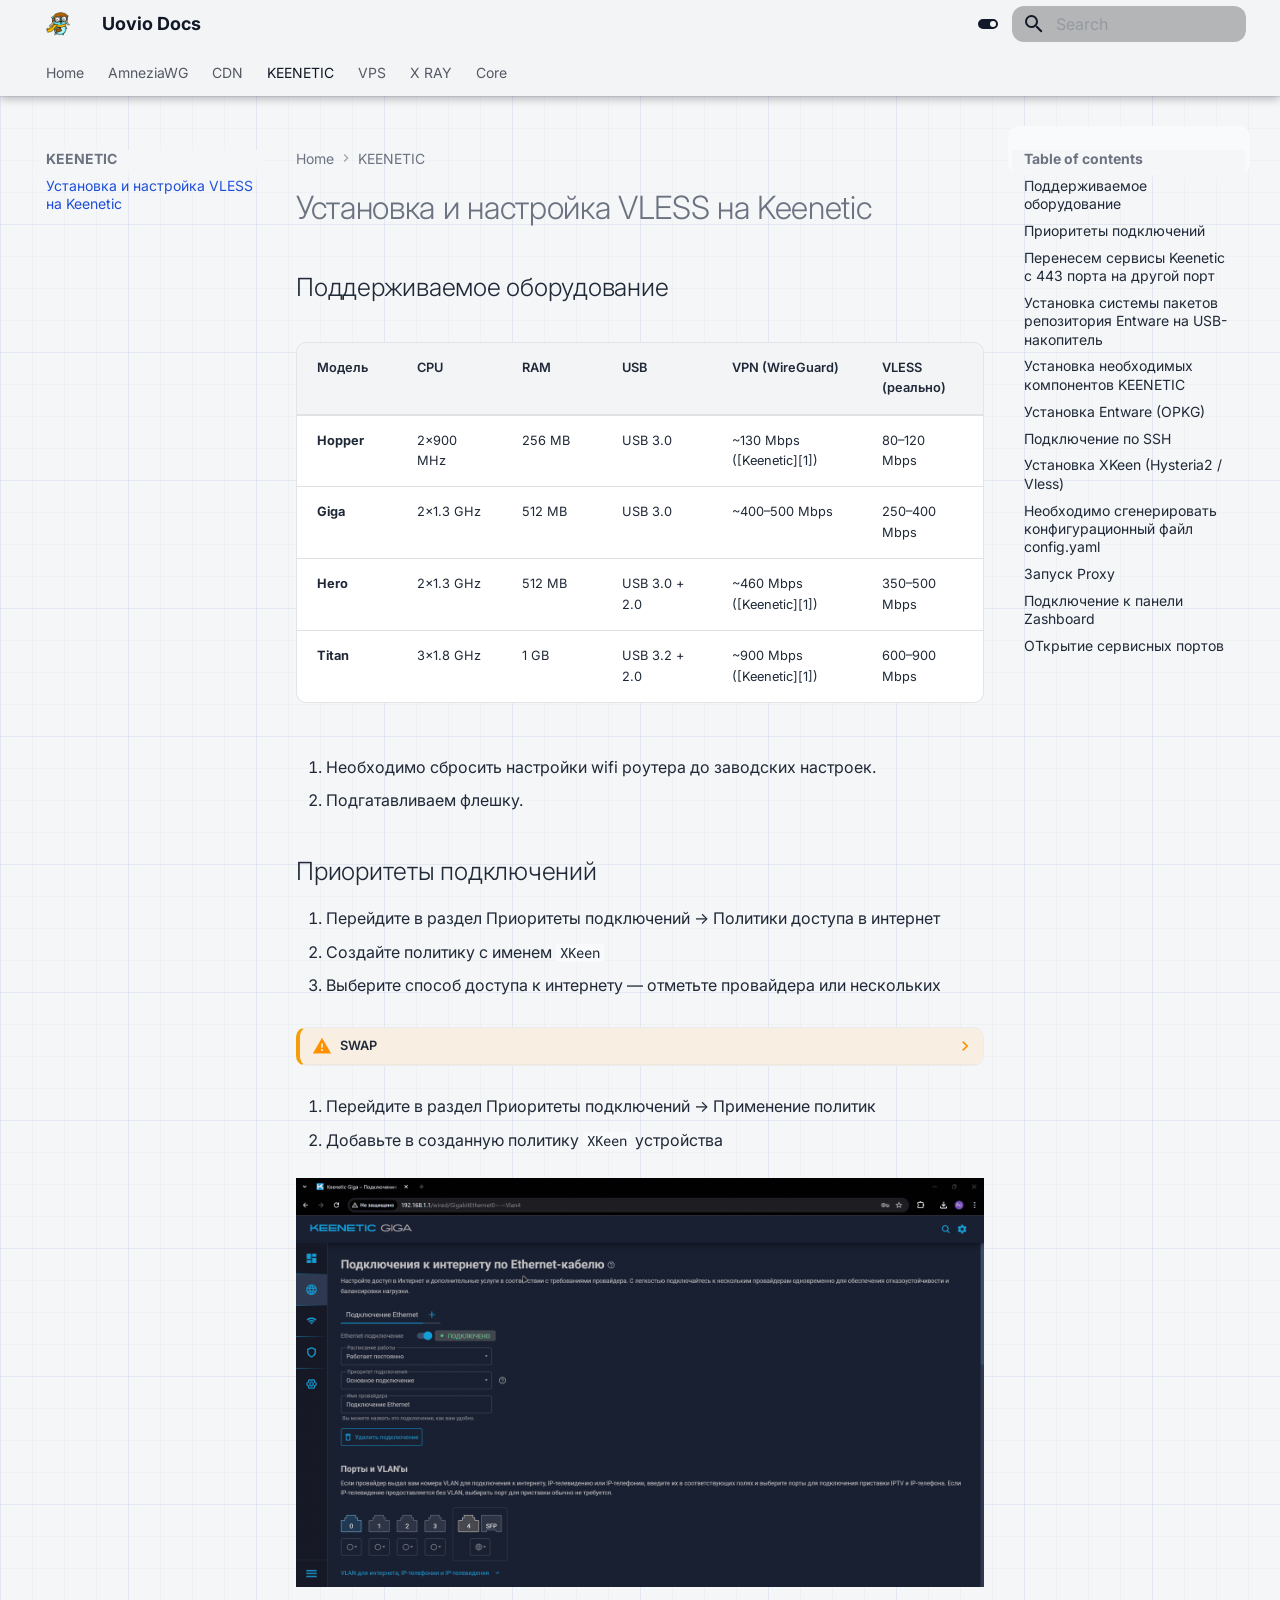
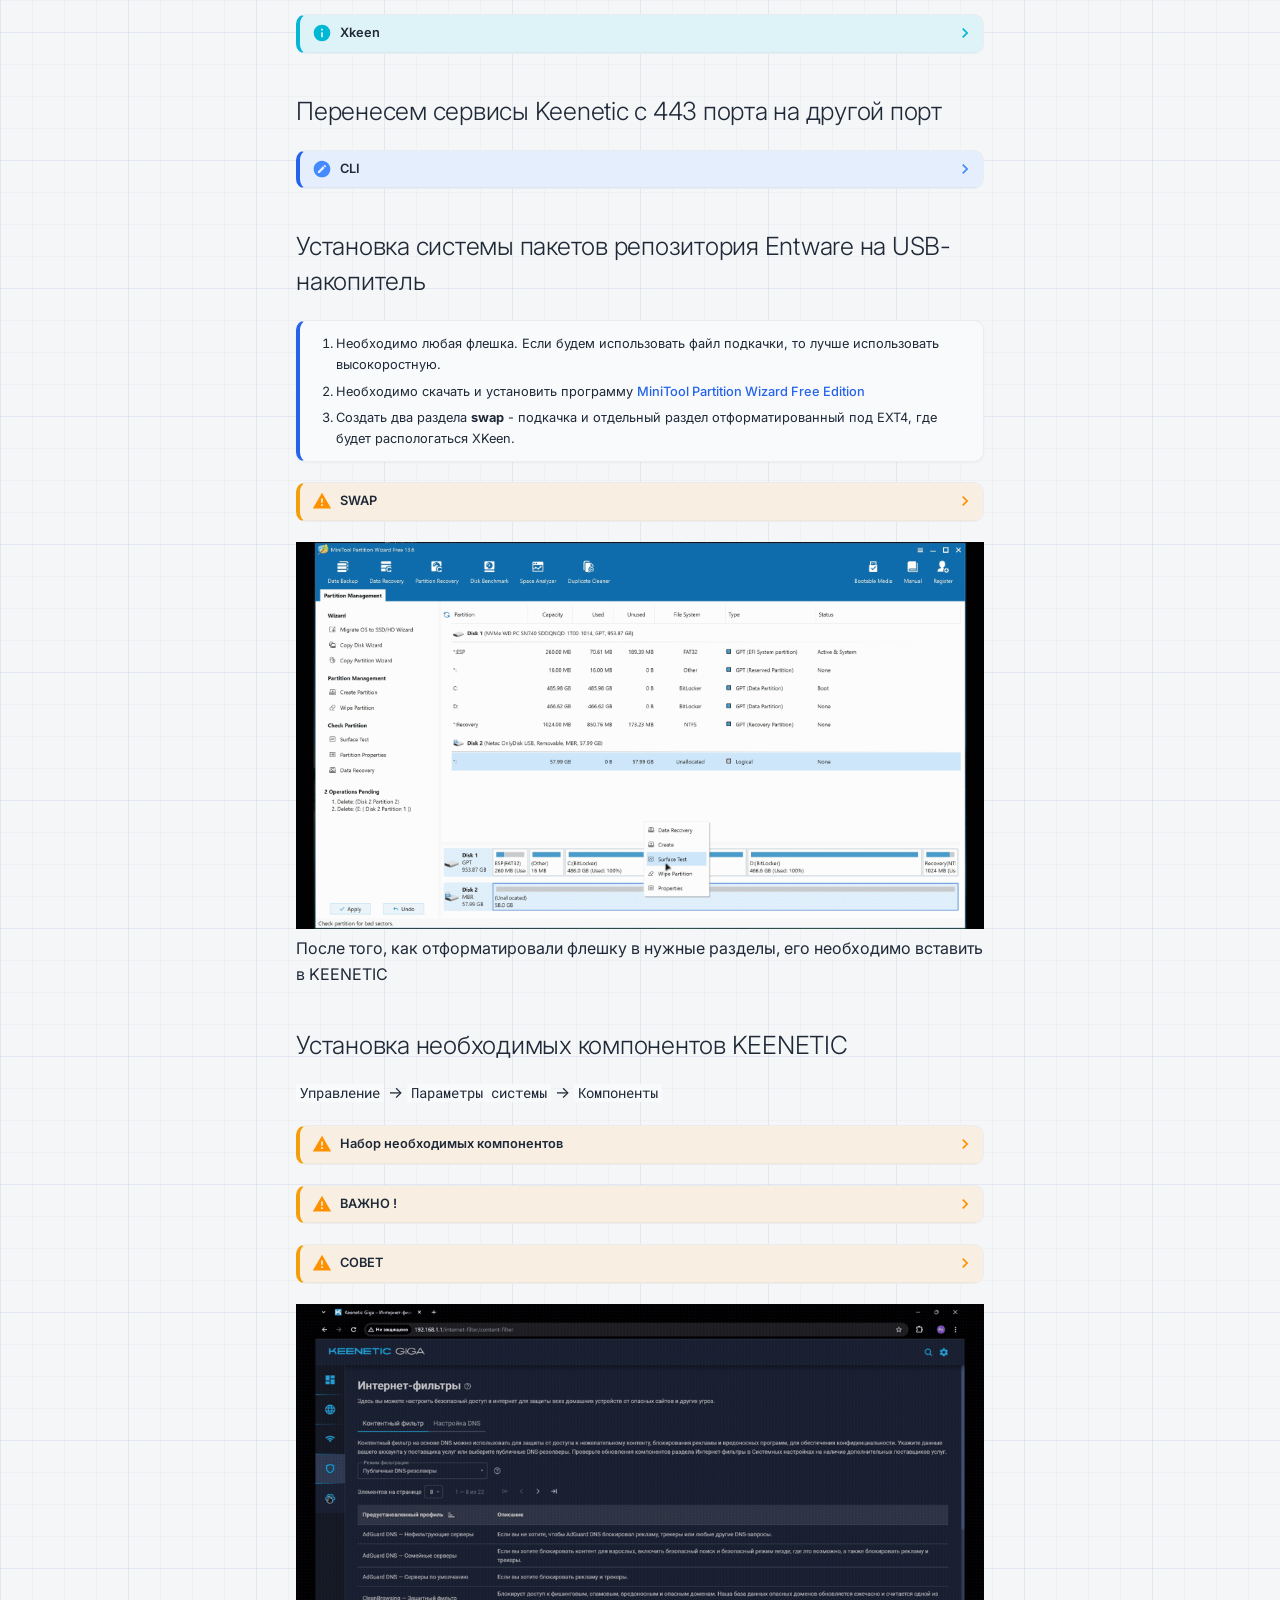
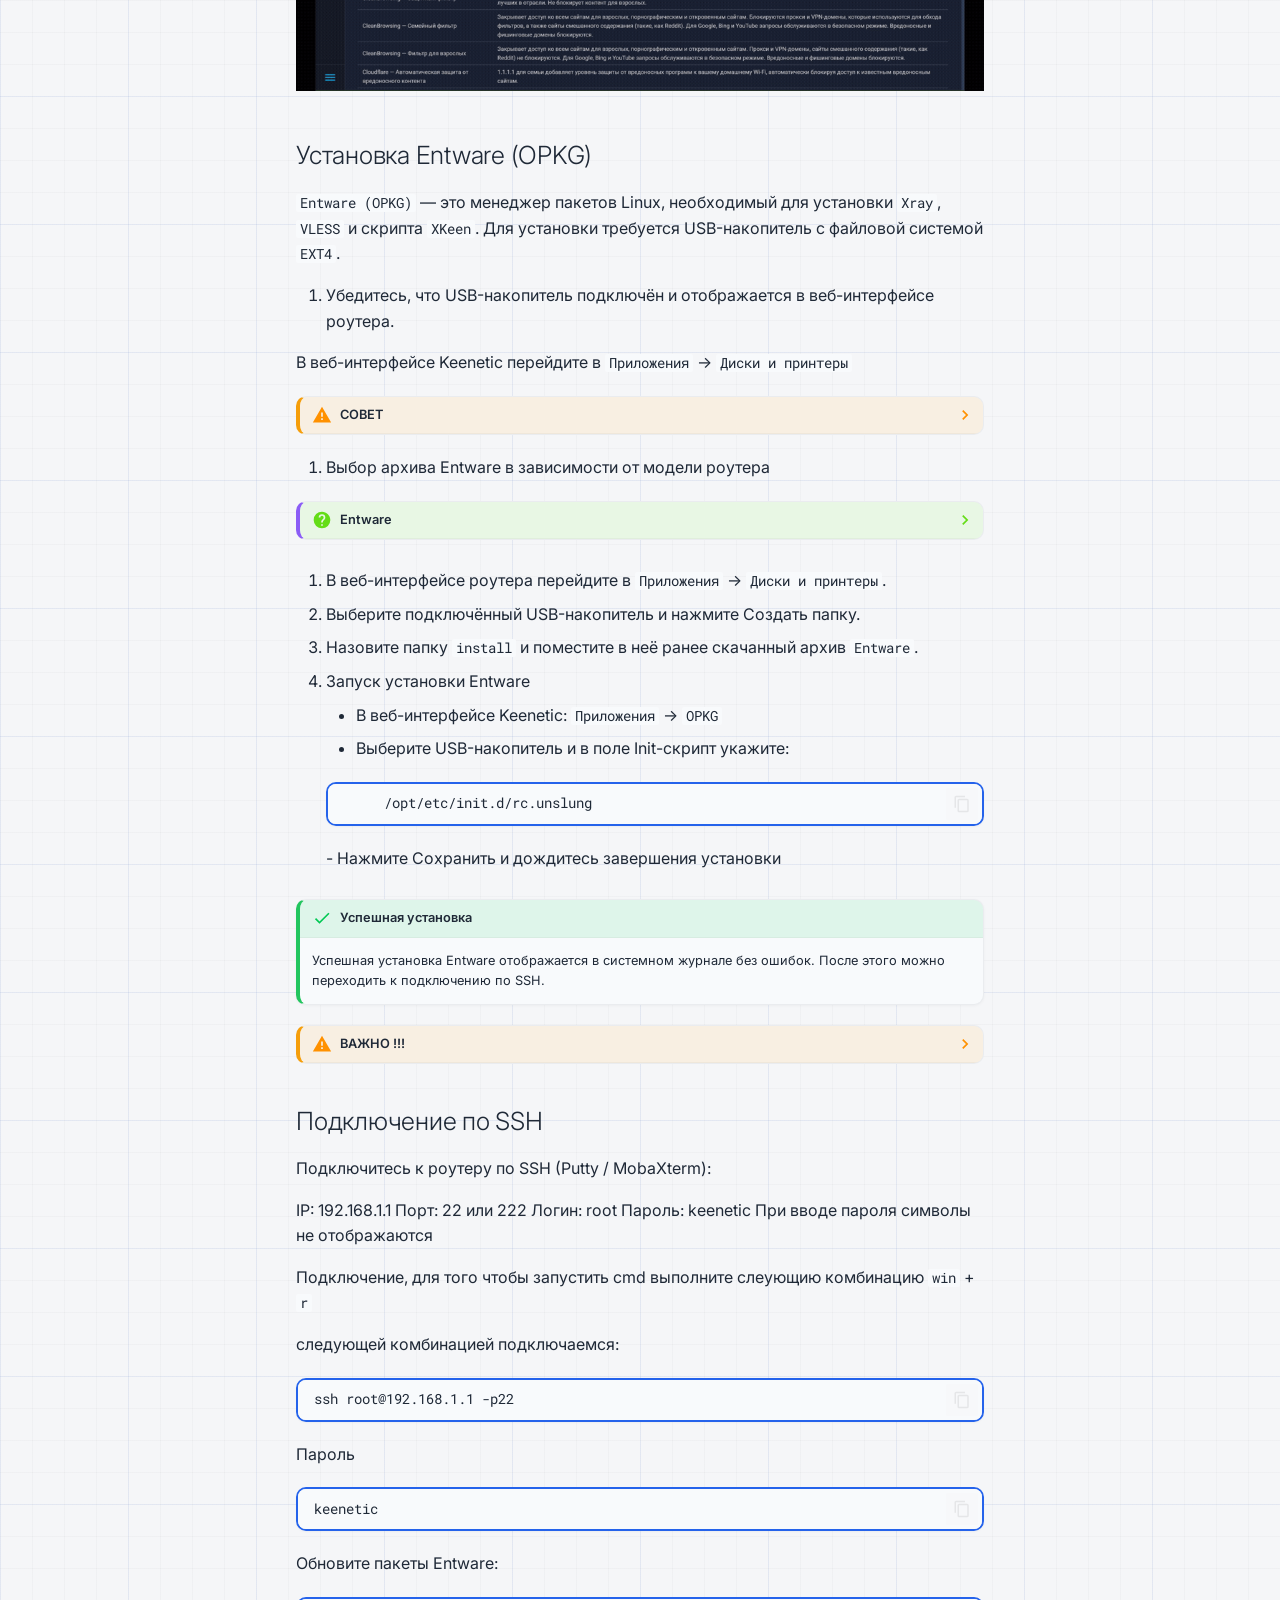
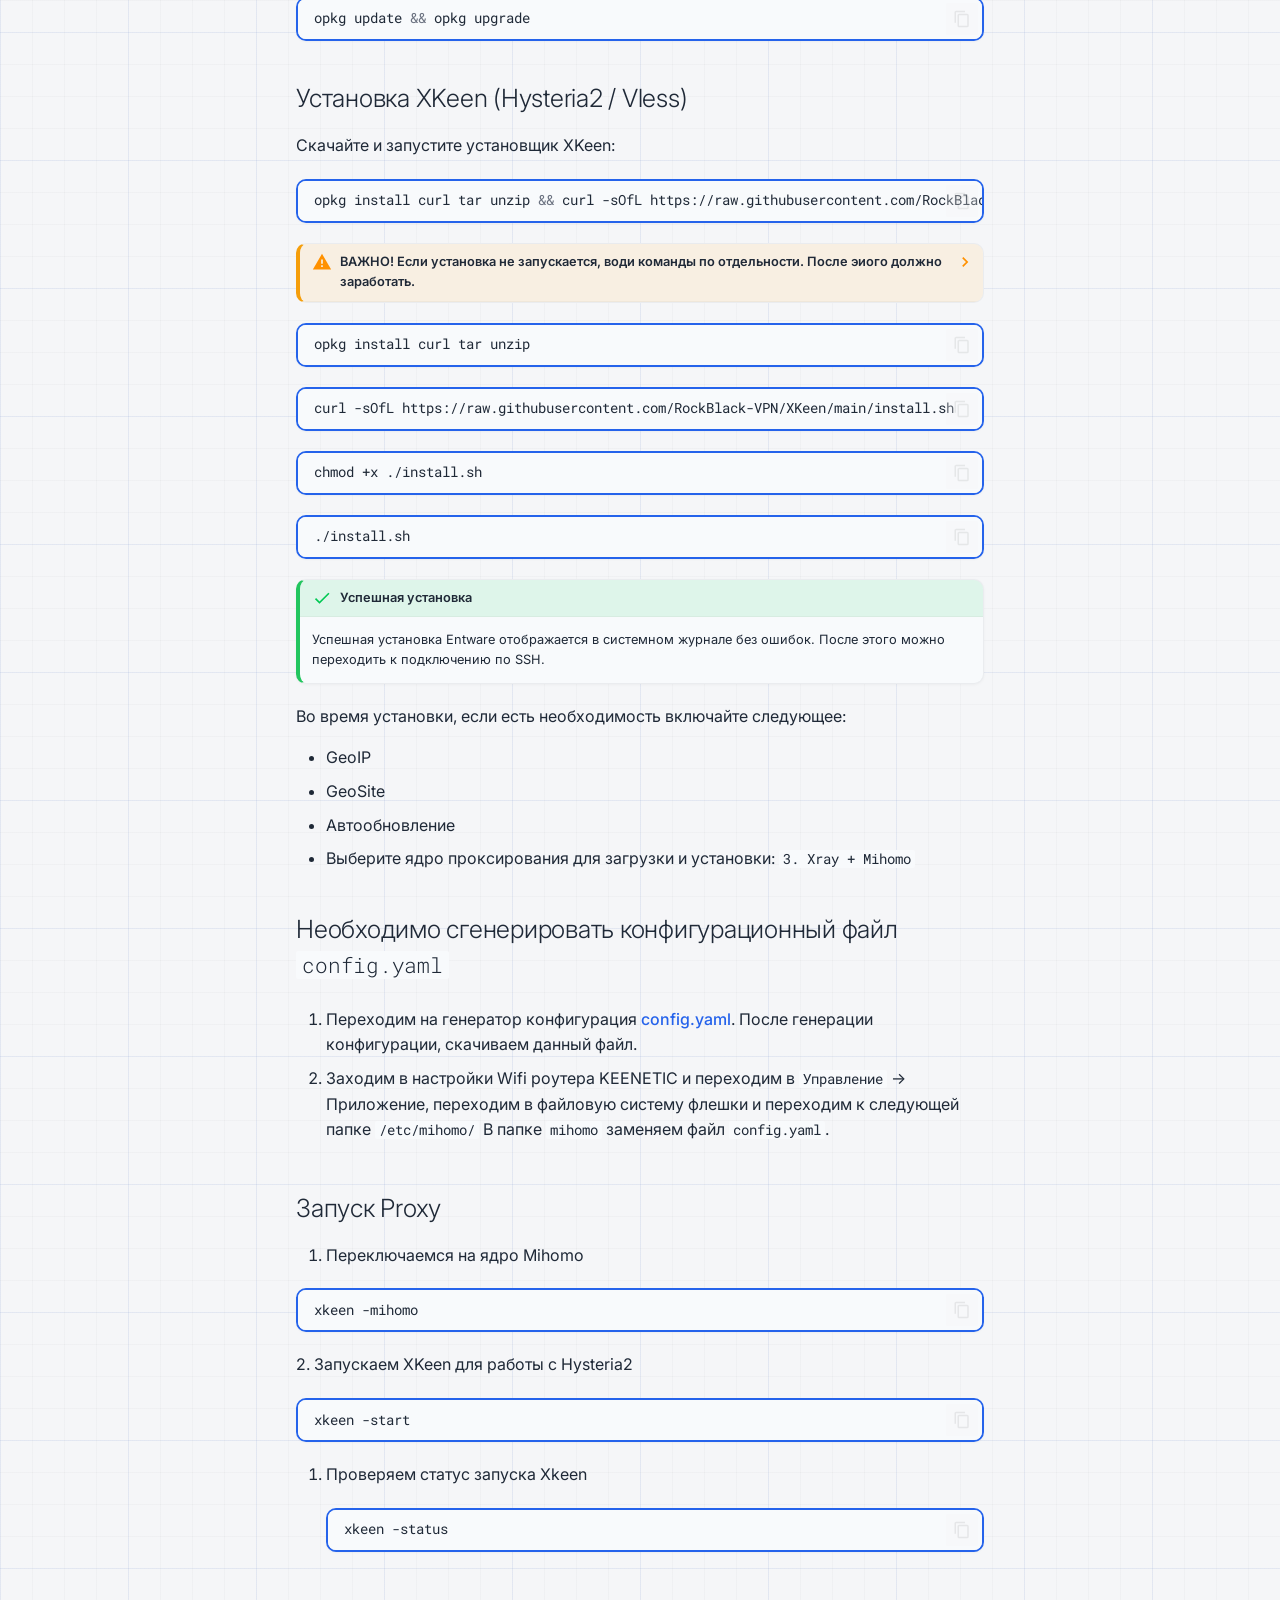
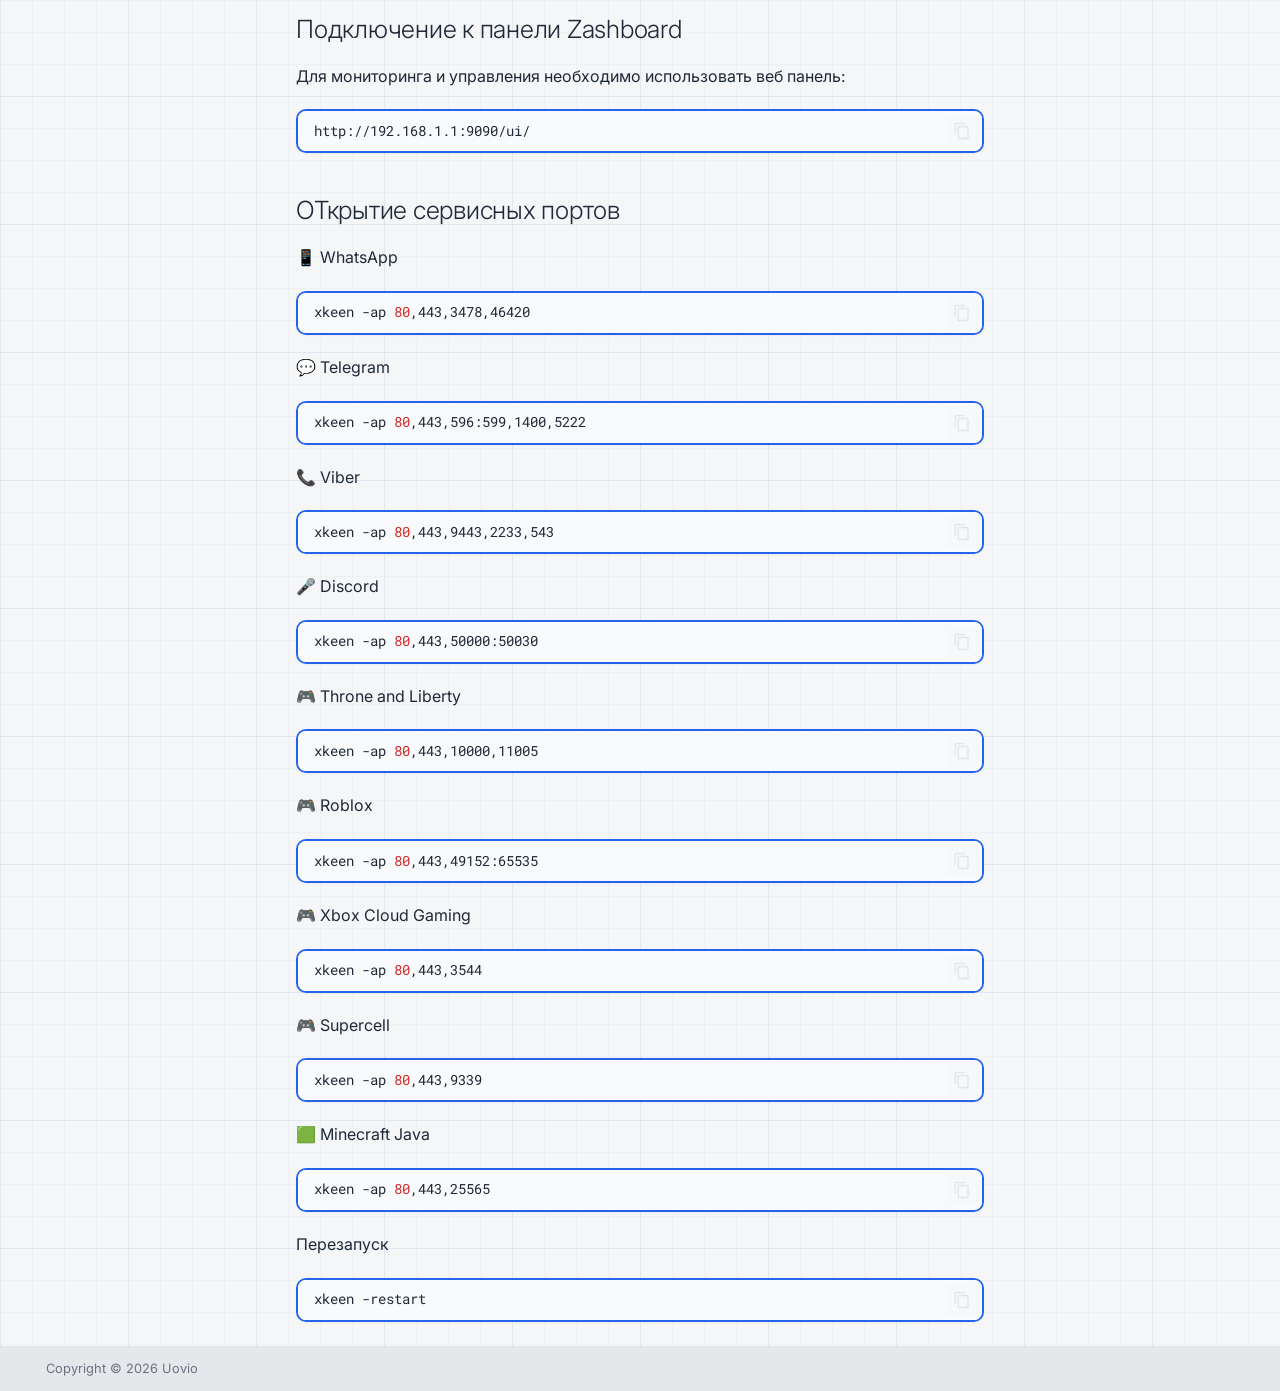
<file: KEENETIC/VLEES in KEENETIC/index.html>
<!doctype html>
<html lang="en" class="no-js">
  <head>
    
      <meta charset="utf-8">
      <meta name="viewport" content="width=device-width,initial-scale=1">
      
        <meta name="description" content="A short description of the project documentation site.">
      
      
      
        <link rel="canonical" href="https://mydomain.org/mysite/KEENETIC/VLEES%20in%20KEENETIC/">
      
      
        <link rel="prev" href="../../CDN/CDN%20XHHTP/">
      
      
        <link rel="next" href="../../VPS/1.%20%D0%9F%D0%BE%D0%B4%D0%BA%D0%BB%D1%8E%D1%87%D0%B5%D0%BD%D0%B8%D0%B5/">
      
      
        
      
      
      <link rel="icon" href="../../assets/logo.png">
      <meta name="generator" content="mkdocs-1.6.1, mkdocs-material-9.8.2">
    
    
      
        <title>Установка и настройка VLESS на Keenetic - Uovio Docs</title>
      
    
    
      <link rel="stylesheet" href="../../assets/stylesheets/main.57a0d79d.min.css">
      
        
        <link rel="stylesheet" href="../../assets/stylesheets/palette.fb2fffe2.min.css">
      
      


    
    
      
    
    
      
        
        
        <link rel="preconnect" href="https://fonts.gstatic.com" crossorigin>
        <link rel="stylesheet" href="https://fonts.googleapis.com/css?family=Inter:300,300i,400,400i,700,700i%7CRoboto+Mono:400,400i,700,700i&display=fallback">
        <style>:root{--md-text-font:"Inter";--md-code-font:"Roboto Mono"}</style>
      
    
    
      <link rel="stylesheet" href="../../stylesheets/extra.css">
    
    <script>__md_scope=new URL("../..",location),__md_hash=e=>[...e].reduce(((e,_)=>(e<<5)-e+_.charCodeAt(0)),0),__md_get=(e,_=localStorage,t=__md_scope)=>JSON.parse(_.getItem(t.pathname+"."+e)),__md_set=(e,_,t=localStorage,a=__md_scope)=>{try{t.setItem(a.pathname+"."+e,JSON.stringify(_))}catch(e){}}</script>
    
      

    
    
  </head>
  
  
    
    
      
    
    
    
    
    <body dir="ltr" data-md-color-scheme="default" data-md-color-primary="indigo" data-md-color-accent="indigo">
  
    
    <input class="md-toggle" data-md-toggle="drawer" type="checkbox" id="__drawer" autocomplete="off">
    <input class="md-toggle" data-md-toggle="search" type="checkbox" id="__search" autocomplete="off">
    <label class="md-overlay" for="__drawer"></label>
    <div data-md-component="skip">
      
        
        <a href="#vless-keenetic" class="md-skip">
          Skip to content
        </a>
      
    </div>
    <div data-md-component="announce">
      
    </div>
    
    
      

  

<header class="md-header md-header--shadow md-header--lifted" data-md-component="header">
  <nav class="md-header__inner md-grid" aria-label="Header">
    <a href="../.." title="Uovio Docs" class="md-header__button md-logo" aria-label="Uovio Docs" data-md-component="logo">
      
  <img src="../../assets/logo.png" alt="logo">

    </a>
    <label class="md-header__button md-icon" for="__drawer">
      
      <svg xmlns="http://www.w3.org/2000/svg" viewBox="0 0 24 24"><path d="M3 6h18v2H3zm0 5h18v2H3zm0 5h18v2H3z"/></svg>
    </label>
    <div class="md-header__title" data-md-component="header-title">
      <div class="md-header__ellipsis">
        <div class="md-header__topic">
          <span class="md-ellipsis">
            Uovio Docs
          </span>
        </div>
        <div class="md-header__topic" data-md-component="header-topic">
          <span class="md-ellipsis">
            
              Установка и настройка VLESS на Keenetic
            
          </span>
        </div>
      </div>
    </div>
    
      
        <form class="md-header__option" data-md-component="palette">
  
    
    
    
    <input class="md-option" data-md-color-media="" data-md-color-scheme="default" data-md-color-primary="indigo" data-md-color-accent="indigo"  aria-label="Switch to dark mode"  type="radio" name="__palette" id="__palette_0">
    
      <label class="md-header__button md-icon" title="Switch to dark mode" for="__palette_1" hidden>
        <svg xmlns="http://www.w3.org/2000/svg" viewBox="0 0 24 24"><path d="M17 7H7a5 5 0 0 0-5 5 5 5 0 0 0 5 5h10a5 5 0 0 0 5-5 5 5 0 0 0-5-5m0 8a3 3 0 0 1-3-3 3 3 0 0 1 3-3 3 3 0 0 1 3 3 3 3 0 0 1-3 3"/></svg>
      </label>
    
  
    
    
    
    <input class="md-option" data-md-color-media="" data-md-color-scheme="slate" data-md-color-primary="indigo" data-md-color-accent="indigo"  aria-label="Switch to light mode"  type="radio" name="__palette" id="__palette_1">
    
      <label class="md-header__button md-icon" title="Switch to light mode" for="__palette_0" hidden>
        <svg xmlns="http://www.w3.org/2000/svg" viewBox="0 0 24 24"><path d="M17 6H7c-3.31 0-6 2.69-6 6s2.69 6 6 6h10c3.31 0 6-2.69 6-6s-2.69-6-6-6m0 10H7c-2.21 0-4-1.79-4-4s1.79-4 4-4h10c2.21 0 4 1.79 4 4s-1.79 4-4 4M7 9c-1.66 0-3 1.34-3 3s1.34 3 3 3 3-1.34 3-3-1.34-3-3-3"/></svg>
      </label>
    
  
</form>
      
    
    
      <script>var palette=__md_get("__palette");if(palette&&palette.color){if("(prefers-color-scheme)"===palette.color.media){var media=matchMedia("(prefers-color-scheme: light)"),input=document.querySelector(media.matches?"[data-md-color-media='(prefers-color-scheme: light)']":"[data-md-color-media='(prefers-color-scheme: dark)']");palette.color.media=input.getAttribute("data-md-color-media"),palette.color.scheme=input.getAttribute("data-md-color-scheme"),palette.color.primary=input.getAttribute("data-md-color-primary"),palette.color.accent=input.getAttribute("data-md-color-accent")}for(var[key,value]of Object.entries(palette.color))document.body.setAttribute("data-md-color-"+key,value)}</script>
    
    
    
      
      
        <label class="md-header__button md-icon" for="__search">
          
          <svg xmlns="http://www.w3.org/2000/svg" viewBox="0 0 24 24"><path d="M9.5 3A6.5 6.5 0 0 1 16 9.5c0 1.61-.59 3.09-1.56 4.23l.27.27h.79l5 5-1.5 1.5-5-5v-.79l-.27-.27A6.52 6.52 0 0 1 9.5 16 6.5 6.5 0 0 1 3 9.5 6.5 6.5 0 0 1 9.5 3m0 2C7 5 5 7 5 9.5S7 14 9.5 14 14 12 14 9.5 12 5 9.5 5"/></svg>
        </label>
        <div class="md-search" data-md-component="search" role="dialog">
  <label class="md-search__overlay" for="__search"></label>
  <div class="md-search__inner" role="search">
    <form class="md-search__form" name="search">
      <input type="text" class="md-search__input" name="query" aria-label="Search" placeholder="Search" autocapitalize="off" autocorrect="off" autocomplete="off" spellcheck="false" data-md-component="search-query" required>
      <label class="md-search__icon md-icon" for="__search">
        
        <svg xmlns="http://www.w3.org/2000/svg" viewBox="0 0 24 24"><path d="M9.5 3A6.5 6.5 0 0 1 16 9.5c0 1.61-.59 3.09-1.56 4.23l.27.27h.79l5 5-1.5 1.5-5-5v-.79l-.27-.27A6.52 6.52 0 0 1 9.5 16 6.5 6.5 0 0 1 3 9.5 6.5 6.5 0 0 1 9.5 3m0 2C7 5 5 7 5 9.5S7 14 9.5 14 14 12 14 9.5 12 5 9.5 5"/></svg>
        
        <svg xmlns="http://www.w3.org/2000/svg" viewBox="0 0 24 24"><path d="M20 11v2H8l5.5 5.5-1.42 1.42L4.16 12l7.92-7.92L13.5 5.5 8 11z"/></svg>
      </label>
      <nav class="md-search__options" aria-label="Search">
        
          <a href="javascript:void(0)" class="md-search__icon md-icon" title="Share" aria-label="Share" data-clipboard data-clipboard-text="" data-md-component="search-share" tabindex="-1">
            
            <svg xmlns="http://www.w3.org/2000/svg" viewBox="0 0 24 24"><path d="M18 16.08c-.76 0-1.44.3-1.96.77L8.91 12.7c.05-.23.09-.46.09-.7s-.04-.47-.09-.7l7.05-4.11c.54.5 1.25.81 2.04.81a3 3 0 0 0 3-3 3 3 0 0 0-3-3 3 3 0 0 0-3 3c0 .24.04.47.09.7L8.04 9.81C7.5 9.31 6.79 9 6 9a3 3 0 0 0-3 3 3 3 0 0 0 3 3c.79 0 1.5-.31 2.04-.81l7.12 4.15c-.05.21-.08.43-.08.66 0 1.61 1.31 2.91 2.92 2.91s2.92-1.3 2.92-2.91A2.92 2.92 0 0 0 18 16.08"/></svg>
          </a>
        
        <button type="reset" class="md-search__icon md-icon" title="Clear" aria-label="Clear" tabindex="-1">
          
          <svg xmlns="http://www.w3.org/2000/svg" viewBox="0 0 24 24"><path d="M19 6.41 17.59 5 12 10.59 6.41 5 5 6.41 10.59 12 5 17.59 6.41 19 12 13.41 17.59 19 19 17.59 13.41 12z"/></svg>
        </button>
      </nav>
      
        <div class="md-search__suggest" data-md-component="search-suggest"></div>
      
    </form>
    <div class="md-search__output">
      <div class="md-search__scrollwrap" tabindex="0" data-md-scrollfix>
        <div class="md-search-result" data-md-component="search-result">
          <div class="md-search-result__meta">
            Initializing search
          </div>
          <ol class="md-search-result__list" role="presentation"></ol>
        </div>
      </div>
    </div>
  </div>
</div>
      
    
    
  </nav>
  
    
      
<nav class="md-tabs" aria-label="Tabs" data-md-component="tabs">
  <div class="md-grid">
    <ul class="md-tabs__list">
      
        
  
  
  
  
    <li class="md-tabs__item">
      <a href="../.." class="md-tabs__link">
        
  
  
    
  
  Home

      </a>
    </li>
  

      
        
  
  
  
  
    
    
      <li class="md-tabs__item">
        <a href="../../AmneziaWG/AmneziaWG/" class="md-tabs__link">
          
  
  
    
  
  AmneziaWG

        </a>
      </li>
    
  

      
        
  
  
  
  
    
    
      <li class="md-tabs__item">
        <a href="../../CDN/CDN%20XHHTP/" class="md-tabs__link">
          
  
  
    
  
  CDN

        </a>
      </li>
    
  

      
        
  
  
  
    
  
  
    
    
      <li class="md-tabs__item md-tabs__item--active">
        <a href="./" class="md-tabs__link">
          
  
  
    
  
  KEENETIC

        </a>
      </li>
    
  

      
        
  
  
  
  
    
    
      <li class="md-tabs__item">
        <a href="../../VPS/1.%20%D0%9F%D0%BE%D0%B4%D0%BA%D0%BB%D1%8E%D1%87%D0%B5%D0%BD%D0%B8%D0%B5/" class="md-tabs__link">
          
  
  
    
  
  VPS

        </a>
      </li>
    
  

      
        
  
  
  
  
    
    
      <li class="md-tabs__item">
        <a href="../../X-RAY/vless%20%20moscow-germany/" class="md-tabs__link">
          
  
  
    
  
  X RAY

        </a>
      </li>
    
  

      
        
  
  
  
  
    
    
      <li class="md-tabs__item">
        <a href="../../core/INSTALL_OLCRTC_MANAGER_PANEL_WBSTREAM-14/" class="md-tabs__link">
          
  
  
    
  
  Core

        </a>
      </li>
    
  

      
    </ul>
  </div>
</nav>
    
  
</header>
    
    <div class="md-container" data-md-component="container">
      
      
        
      
      <main class="md-main" data-md-component="main">
        <div class="md-main__inner md-grid">
          
            
              
              <div class="md-sidebar md-sidebar--primary" data-md-component="sidebar" data-md-type="navigation" >
                <div class="md-sidebar__scrollwrap">
                  <div class="md-sidebar__inner">
                    


  


<nav class="md-nav md-nav--primary md-nav--lifted" aria-label="Navigation" data-md-level="0">
  <label class="md-nav__title" for="__drawer">
    <a href="../.." title="Uovio Docs" class="md-nav__button md-logo" aria-label="Uovio Docs" data-md-component="logo">
      
  <img src="../../assets/logo.png" alt="logo">

    </a>
    Uovio Docs
  </label>
  
  <ul class="md-nav__list" data-md-scrollfix>
    
      
      
  
  
  
  
    <li class="md-nav__item">
      <a href="../.." class="md-nav__link">
        
  
  
  <span class="md-ellipsis">
    
  
    Home
  

    
  </span>
  
  

      </a>
    </li>
  

    
      
      
  
  
  
  
    
    
      
        
      
        
      
    
    
    
      
      
        
      
    
    
      
        
        
      
    
    <li class="md-nav__item md-nav__item--pruned md-nav__item--nested">
      
        
  
  
  
    <a href="../../AmneziaWG/AmneziaWG/" class="md-nav__link">
      
  
  
  <span class="md-ellipsis">
    
  
    AmneziaWG
  

    
  </span>
  
  

      
        <span class="md-nav__icon md-icon"></span>
      
    </a>
  

      
    </li>
  

    
      
      
  
  
  
  
    
    
      
        
      
    
    
    
      
      
        
      
    
    
      
        
        
      
    
    <li class="md-nav__item md-nav__item--pruned md-nav__item--nested">
      
        
  
  
  
    <a href="../../CDN/CDN%20XHHTP/" class="md-nav__link">
      
  
  
  <span class="md-ellipsis">
    
  
    CDN
  

    
  </span>
  
  

      
        <span class="md-nav__icon md-icon"></span>
      
    </a>
  

      
    </li>
  

    
      
      
  
  
    
  
  
  
    
    
      
        
      
    
    
    
      
        
        
      
      
        
      
    
    
      
    
    <li class="md-nav__item md-nav__item--active md-nav__item--section md-nav__item--nested">
      
        
        
        <input class="md-nav__toggle md-toggle " type="checkbox" id="__nav_4" checked>
        
          
          <label class="md-nav__link" for="__nav_4" id="__nav_4_label" tabindex="">
            
  
  
  <span class="md-ellipsis">
    
  
    KEENETIC
  

    
  </span>
  
  

            <span class="md-nav__icon md-icon"></span>
          </label>
        
        <nav class="md-nav" data-md-level="1" aria-labelledby="__nav_4_label" aria-expanded="true">
          <label class="md-nav__title" for="__nav_4">
            <span class="md-nav__icon md-icon"></span>
            
  
    KEENETIC
  

          </label>
          <ul class="md-nav__list" data-md-scrollfix>
            
              
                
  
  
    
  
  
  
    <li class="md-nav__item md-nav__item--active">
      
      <input class="md-nav__toggle md-toggle" type="checkbox" id="__toc">
      
      
        
      
      
        <label class="md-nav__link md-nav__link--active" for="__toc">
          
  
  
  <span class="md-ellipsis">
    
  
    Установка и настройка VLESS на Keenetic
  

    
  </span>
  
  

          <span class="md-nav__icon md-icon"></span>
        </label>
      
      <a href="./" class="md-nav__link md-nav__link--active">
        
  
  
  <span class="md-ellipsis">
    
  
    Установка и настройка VLESS на Keenetic
  

    
  </span>
  
  

      </a>
      
        

<nav class="md-nav md-nav--secondary" aria-label="Table of contents">
  
  
  
    
  
  
    <label class="md-nav__title" for="__toc">
      <span class="md-nav__icon md-icon"></span>
      Table of contents
    </label>
    <ul class="md-nav__list" data-md-component="toc" data-md-scrollfix>
      
        <li class="md-nav__item">
  <a href="#_1" class="md-nav__link">
    <span class="md-ellipsis">
      
        Поддерживаемое оборудование
      
    </span>
  </a>
  
</li>
      
        <li class="md-nav__item">
  <a href="#_2" class="md-nav__link">
    <span class="md-ellipsis">
      
        Приоритеты подключений
      
    </span>
  </a>
  
</li>
      
        <li class="md-nav__item">
  <a href="#keenetic-443" class="md-nav__link">
    <span class="md-ellipsis">
      
        Перенесем сервисы Keenetic с 443 порта на другой порт
      
    </span>
  </a>
  
</li>
      
        <li class="md-nav__item">
  <a href="#entware-usb-" class="md-nav__link">
    <span class="md-ellipsis">
      
        Установка системы пакетов репозитория Entware на USB-накопитель
      
    </span>
  </a>
  
</li>
      
        <li class="md-nav__item">
  <a href="#keenetic" class="md-nav__link">
    <span class="md-ellipsis">
      
        Установка необходимых компонентов KEENETIC
      
    </span>
  </a>
  
</li>
      
        <li class="md-nav__item">
  <a href="#entware-opkg" class="md-nav__link">
    <span class="md-ellipsis">
      
        Установка Entware (OPKG)
      
    </span>
  </a>
  
</li>
      
        <li class="md-nav__item">
  <a href="#ssh" class="md-nav__link">
    <span class="md-ellipsis">
      
        Подключение по SSH
      
    </span>
  </a>
  
</li>
      
        <li class="md-nav__item">
  <a href="#xkeen-hysteria2-vless" class="md-nav__link">
    <span class="md-ellipsis">
      
        Установка XKeen (Hysteria2 / Vless)
      
    </span>
  </a>
  
</li>
      
        <li class="md-nav__item">
  <a href="#configyaml" class="md-nav__link">
    <span class="md-ellipsis">
      
        Необходимо сгенерировать конфигурационный файл config.yaml
      
    </span>
  </a>
  
</li>
      
        <li class="md-nav__item">
  <a href="#proxy" class="md-nav__link">
    <span class="md-ellipsis">
      
        Запуск Proxy
      
    </span>
  </a>
  
</li>
      
        <li class="md-nav__item">
  <a href="#zashboard" class="md-nav__link">
    <span class="md-ellipsis">
      
        Подключение к панели Zashboard
      
    </span>
  </a>
  
</li>
      
        <li class="md-nav__item">
  <a href="#_3" class="md-nav__link">
    <span class="md-ellipsis">
      
        ОТкрытие сервисных портов
      
    </span>
  </a>
  
</li>
      
    </ul>
  
</nav>
      
    </li>
  

              
            
          </ul>
        </nav>
      
    </li>
  

    
      
      
  
  
  
  
    
    
      
        
      
        
      
        
      
        
      
        
      
    
    
    
      
      
        
      
    
    
      
        
        
      
    
    <li class="md-nav__item md-nav__item--pruned md-nav__item--nested">
      
        
  
  
  
    <a href="../../VPS/1.%20%D0%9F%D0%BE%D0%B4%D0%BA%D0%BB%D1%8E%D1%87%D0%B5%D0%BD%D0%B8%D0%B5/" class="md-nav__link">
      
  
  
  <span class="md-ellipsis">
    
  
    VPS
  

    
  </span>
  
  

      
        <span class="md-nav__icon md-icon"></span>
      
    </a>
  

      
    </li>
  

    
      
      
  
  
  
  
    
    
      
        
      
    
    
    
      
      
        
      
    
    
      
        
        
      
    
    <li class="md-nav__item md-nav__item--pruned md-nav__item--nested">
      
        
  
  
  
    <a href="../../X-RAY/vless%20%20moscow-germany/" class="md-nav__link">
      
  
  
  <span class="md-ellipsis">
    
  
    X RAY
  

    
  </span>
  
  

      
        <span class="md-nav__icon md-icon"></span>
      
    </a>
  

      
    </li>
  

    
      
      
  
  
  
  
    
    
      
        
      
    
    
    
      
      
        
      
    
    
      
        
        
      
    
    <li class="md-nav__item md-nav__item--pruned md-nav__item--nested">
      
        
  
  
  
    <a href="../../core/INSTALL_OLCRTC_MANAGER_PANEL_WBSTREAM-14/" class="md-nav__link">
      
  
  
  <span class="md-ellipsis">
    
  
    Core
  

    
  </span>
  
  

      
        <span class="md-nav__icon md-icon"></span>
      
    </a>
  

      
    </li>
  

    
  </ul>
</nav>
                  </div>
                </div>
              </div>
            
            
              
              <div class="md-sidebar md-sidebar--secondary" data-md-component="sidebar" data-md-type="toc" >
                <div class="md-sidebar__scrollwrap">
                  <div class="md-sidebar__inner">
                    

<nav class="md-nav md-nav--secondary" aria-label="Table of contents">
  
  
  
    
  
  
    <label class="md-nav__title" for="__toc">
      <span class="md-nav__icon md-icon"></span>
      Table of contents
    </label>
    <ul class="md-nav__list" data-md-component="toc" data-md-scrollfix>
      
        <li class="md-nav__item">
  <a href="#_1" class="md-nav__link">
    <span class="md-ellipsis">
      
        Поддерживаемое оборудование
      
    </span>
  </a>
  
</li>
      
        <li class="md-nav__item">
  <a href="#_2" class="md-nav__link">
    <span class="md-ellipsis">
      
        Приоритеты подключений
      
    </span>
  </a>
  
</li>
      
        <li class="md-nav__item">
  <a href="#keenetic-443" class="md-nav__link">
    <span class="md-ellipsis">
      
        Перенесем сервисы Keenetic с 443 порта на другой порт
      
    </span>
  </a>
  
</li>
      
        <li class="md-nav__item">
  <a href="#entware-usb-" class="md-nav__link">
    <span class="md-ellipsis">
      
        Установка системы пакетов репозитория Entware на USB-накопитель
      
    </span>
  </a>
  
</li>
      
        <li class="md-nav__item">
  <a href="#keenetic" class="md-nav__link">
    <span class="md-ellipsis">
      
        Установка необходимых компонентов KEENETIC
      
    </span>
  </a>
  
</li>
      
        <li class="md-nav__item">
  <a href="#entware-opkg" class="md-nav__link">
    <span class="md-ellipsis">
      
        Установка Entware (OPKG)
      
    </span>
  </a>
  
</li>
      
        <li class="md-nav__item">
  <a href="#ssh" class="md-nav__link">
    <span class="md-ellipsis">
      
        Подключение по SSH
      
    </span>
  </a>
  
</li>
      
        <li class="md-nav__item">
  <a href="#xkeen-hysteria2-vless" class="md-nav__link">
    <span class="md-ellipsis">
      
        Установка XKeen (Hysteria2 / Vless)
      
    </span>
  </a>
  
</li>
      
        <li class="md-nav__item">
  <a href="#configyaml" class="md-nav__link">
    <span class="md-ellipsis">
      
        Необходимо сгенерировать конфигурационный файл config.yaml
      
    </span>
  </a>
  
</li>
      
        <li class="md-nav__item">
  <a href="#proxy" class="md-nav__link">
    <span class="md-ellipsis">
      
        Запуск Proxy
      
    </span>
  </a>
  
</li>
      
        <li class="md-nav__item">
  <a href="#zashboard" class="md-nav__link">
    <span class="md-ellipsis">
      
        Подключение к панели Zashboard
      
    </span>
  </a>
  
</li>
      
        <li class="md-nav__item">
  <a href="#_3" class="md-nav__link">
    <span class="md-ellipsis">
      
        ОТкрытие сервисных портов
      
    </span>
  </a>
  
</li>
      
    </ul>
  
</nav>
                  </div>
                </div>
              </div>
            
          
          
            <div class="md-content" data-md-component="content">
              
                



  


  <nav class="md-path" aria-label="Navigation" >
    <ol class="md-path__list">
      
        
  
  
    <li class="md-path__item">
      <a href="../.." class="md-path__link">
        
  <span class="md-ellipsis">
    Home
  </span>

      </a>
    </li>
  

      
      
        
  
  
    
    
      <li class="md-path__item">
        <a href="./" class="md-path__link">
          
  <span class="md-ellipsis">
    KEENETIC
  </span>

        </a>
      </li>
    
  

      
    </ol>
  </nav>

              
              <article class="md-content__inner md-typeset">
                
                  



<h1 id="vless-keenetic">Установка и настройка VLESS на Keenetic<a class="headerlink" href="#vless-keenetic" title="Ссылка на раздел">&para;</a></h1>
<h2 id="_1">Поддерживаемое оборудование<a class="headerlink" href="#_1" title="Ссылка на раздел">&para;</a></h2>
<table>
<thead>
<tr>
<th>Модель</th>
<th>CPU</th>
<th>RAM</th>
<th>USB</th>
<th>VPN (WireGuard)</th>
<th>VLESS (реально)</th>
</tr>
</thead>
<tbody>
<tr>
<td><strong>Hopper</strong></td>
<td>2×900 MHz</td>
<td>256 MB</td>
<td>USB 3.0</td>
<td>~130 Mbps ([Keenetic][1])</td>
<td>80–120 Mbps</td>
</tr>
<tr>
<td><strong>Giga</strong></td>
<td>2×1.3 GHz</td>
<td>512 MB</td>
<td>USB 3.0</td>
<td>~400–500 Mbps</td>
<td>250–400 Mbps</td>
</tr>
<tr>
<td><strong>Hero</strong></td>
<td>2×1.3 GHz</td>
<td>512 MB</td>
<td>USB 3.0 + 2.0</td>
<td>~460 Mbps ([Keenetic][1])</td>
<td>350–500 Mbps</td>
</tr>
<tr>
<td><strong>Titan</strong></td>
<td>3×1.8 GHz</td>
<td>1 GB</td>
<td>USB 3.2 + 2.0</td>
<td>~900 Mbps ([Keenetic][1])</td>
<td>600–900 Mbps</td>
</tr>
</tbody>
</table>
<ol>
<li>Необходимо сбросить настройки wifi роутера до заводских настроек. </li>
<li>Подгатавливаем флешку.</li>
</ol>
<h2 id="_2">Приоритеты подключений<a class="headerlink" href="#_2" title="Ссылка на раздел">&para;</a></h2>
<ol>
<li>Перейдите в раздел Приоритеты подключений → Политики доступа в интернет</li>
<li>
<p>Создайте политику с именем <code>XKeen</code></p>
</li>
<li>
<p>Выберите способ доступа к интернету — отметьте провайдера или нескольких</p>
</li>
</ol>
<details class="warning">
<summary>SWAP</summary>
<p>Доступна «Многопутевая передача». Используйте её, если у вас два провайдера.</p>
</details>
<ol>
<li>
<p>Перейдите в раздел Приоритеты подключений → Применение политик</p>
</li>
<li>
<p>Добавьте в созданную политику <code>XKeen</code> устройства</p>
</li>
</ol>
<p><img alt="Giga screenshot" src="../images/rad.gif" /></p>
<details class="info">
<summary>Xkeen</summary>
<p>Все клиенты или сеть, подключённые к политике XKeen, будут работать через прокси.</p>
</details>
<h2 id="keenetic-443">Перенесем сервисы Keenetic с 443 порта на другой порт<a class="headerlink" href="#keenetic-443" title="Ссылка на раздел">&para;</a></h2>
<details class="note">
<summary>CLI</summary>
<ul>
<li>Переходим в CLI роутера, данную информацию вводим с троку браузера.
 <div class="language-bash highlight"><pre><span></span><code><span id="__span-0-1"><a id="__codelineno-0-1" name="__codelineno-0-1" href="#__codelineno-0-1"></a><span class="m">192</span>.168.1.1/a
</span></code></pre></div></li>
<li>
<p>Задаём новый порт: 
 <div class="language-bash highlight"><pre><span></span><code><span id="__span-1-1"><a id="__codelineno-1-1" name="__codelineno-1-1" href="#__codelineno-1-1"></a>ip<span class="w"> </span>http<span class="w"> </span>ssl<span class="w"> </span>port<span class="w"> </span><span class="o">{</span>port<span class="o">}</span><span class="w">  </span><span class="c1"># (1)!</span>
</span></code></pre></div></p>
</li>
<li>
<p><code>{port}</code>: Здесь указываем новый порт, Например 5443, 8443 - С данного порта будет доступено удаленное управление KEENETIC </p>
</li>
<li>
<p>Сохраняем параметры 
 <div class="language-bash highlight"><pre><span></span><code><span id="__span-2-1"><a id="__codelineno-2-1" name="__codelineno-2-1" href="#__codelineno-2-1"></a>system<span class="w"> </span>configuration<span class="w"> </span>save
</span></code></pre></div></p>
</li>
</ul>
</details>
<h2 id="entware-usb-">Установка системы пакетов репозитория Entware на USB-накопитель<a class="headerlink" href="#entware-usb-" title="Ссылка на раздел">&para;</a></h2>
<div class="admonition note">
<ol>
<li>Необходимо любая флешка. Если будем использовать файл подкачки, то лучше использовать высокоростную. </li>
<li>Необходимо скачать и установить программу <a href="https://www.partitionwizard.com/">MiniTool Partition Wizard Free Edition</a></li>
<li>Создать два раздела <strong>swap</strong> - подкачка и отдельный раздел отформатированный под EXT4, где будет распологаться XKeen.</li>
</ol>
</div>
<details class="warning">
<summary>SWAP</summary>
<p>Ядро системы имеет ограничение на размер области SWAP. Обычно не требуется более чем в три раза превышать размер ОЗУ области. Если размер раздела превышает системное ограничение, в журнал будет выведено предупреждение об этом (например, такое: <code>Truncating oversized swap area, only using 2097152k out of 8388604k</code>) и использоватьс
 я в качестве SWAP будет лишь часть выделенного раздела. Справочная информация <a href="https://support.keenetic.ru/ultra/kn-1811/ru/20978-preparing-a-usb-drive-as-storage-and-activating-a-swap-partition.html">KEENETIC</a></p>
</details>
<p><img alt="Giga screenshot" src="../images/ras.gif" />
После того, как отформатировали флешку в нужные разделы, его необходимо вставить в KEENETIC</p>
<h2 id="keenetic">Установка необходимых компонентов KEENETIC<a class="headerlink" href="#keenetic" title="Ссылка на раздел">&para;</a></h2>
<p><code>Управление</code>  → <code>Параметры системы</code>   →  <code>Компоненты</code></p>
<details class="warning">
<summary>Набор необходимых компонентов</summary>
<ul>
<li>Интерфейс USB</li>
<li>Файловая система Ext</li>
<li>Общий доступ к файлам и принтерам по протоколу SMB</li>
<li>Поддержка открытых пакетов</li>
<li>Прокси-сервер DNS-over-TLS</li>
<li>Прокси-сервер DNS-over-HTTPS</li>
<li>Протокол IPv6</li>
<li>Модули ядра подсистемы Netfilter</li>
</ul>
</details>
<details class="warning">
<summary>ВАЖНО !</summary>
<p>Важно: После установки компонентов роутер может автоматически перезагрузиться. Дождитесь полной загрузки системы.</p>
</details>
<details class="warning">
<summary>СОВЕТ</summary>
<p>Если какого-то компонента нет — обновите прошивку Keenetic до последней версии.</p>
</details>
<p><img alt="Giga screenshot" src="../images/rag.gif" /></p>
<h2 id="entware-opkg">Установка Entware (OPKG)<a class="headerlink" href="#entware-opkg" title="Ссылка на раздел">&para;</a></h2>
<p><code>Entware (OPKG)</code> — это менеджер пакетов Linux, необходимый для установки <code>Xray</code>, <code>VLESS</code> и скрипта <code>XKeen</code>. Для установки требуется USB-накопитель с файловой системой <code>EXT4</code>.</p>
<ol>
<li>Убедитесь, что USB-накопитель подключён и отображается в веб-интерфейсе роутера.</li>
</ol>
<p>В веб-интерфейсе Keenetic перейдите в <code>Приложения</code> → <code>Диски и принтеры</code></p>
<details class="warning">
<summary>СОВЕТ</summary>
<p>Если накопитель не отображается — убедитесь, что установлены компоненты <code>USB</code> и Файловая система <code>EXT4</code>.</p>
</details>
<ol>
<li>Выбор архива Entware в зависимости от модели роутера</li>
</ol>
<details class="question">
<summary>Entware</summary>
<table>
<thead>
<tr>
<th>Архитектура</th>
<th>Архив</th>
<th>Поддерживаемая модель</th>
</tr>
</thead>
<tbody>
<tr>
<td>🟢 <strong>mipsel</strong></td>
<td><a href="https://bin.entware.net/mipselsf-k3.4/installer/mipsel-installer.tar.gz">mipsel-installer.tar.gz</a></td>
<td>4G (KN-1212)</td>
</tr>
<tr>
<td>🟢 <strong>mipsel</strong></td>
<td><a href="https://bin.entware.net/mipselsf-k3.4/installer/mipsel-installer.tar.gz">mipsel-installer.tar.gz</a></td>
<td>Omni (KN-1410)</td>
</tr>
<tr>
<td>🟢 <strong>mipsel</strong></td>
<td><a href="https://bin.entware.net/mipselsf-k3.4/installer/mipsel-installer.tar.gz">mipsel-installer.tar.gz</a></td>
<td>Extra (KN-1710)</td>
</tr>
<tr>
<td>🟢 <strong>mipsel</strong></td>
<td><a href="https://bin.entware.net/mipselsf-k3.4/installer/mipsel-installer.tar.gz">mipsel-installer.tar.gz</a></td>
<td>Extra (KN-1711)</td>
</tr>
<tr>
<td>🟢 <strong>mipsel</strong></td>
<td><a href="https://bin.entware.net/mipselsf-k3.4/installer/mipsel-installer.tar.gz">mipsel-installer.tar.gz</a></td>
<td>Extra (KN-1713)</td>
</tr>
<tr>
<td>🟢 <strong>mipsel</strong></td>
<td><a href="https://bin.entware.net/mipselsf-k3.4/installer/mipsel-installer.tar.gz">mipsel-installer.tar.gz</a></td>
<td>Giga (KN-1010)</td>
</tr>
<tr>
<td>🟢 <strong>mipsel</strong></td>
<td><a href="https://bin.entware.net/mipselsf-k3.4/installer/mipsel-installer.tar.gz">mipsel-installer.tar.gz</a></td>
<td>Giga (KN-1011)</td>
</tr>
<tr>
<td>🟢 <strong>mipsel</strong></td>
<td><a href="https://bin.entware.net/mipselsf-k3.4/installer/mipsel-installer.tar.gz">mipsel-installer.tar.gz</a></td>
<td>Ultra (KN-1810)</td>
</tr>
<tr>
<td>🟢 <strong>mipsel</strong></td>
<td><a href="https://bin.entware.net/mipselsf-k3.4/installer/mipsel-installer.tar.gz">mipsel-installer.tar.gz</a></td>
<td>Viva (KN-1910)</td>
</tr>
<tr>
<td>🟢 <strong>mipsel</strong></td>
<td><a href="https://bin.entware.net/mipselsf-k3.4/installer/mipsel-installer.tar.gz">mipsel-installer.tar.gz</a></td>
<td>Viva (KN-1912)</td>
</tr>
<tr>
<td>🟢 <strong>mipsel</strong></td>
<td><a href="https://bin.entware.net/mipselsf-k3.4/installer/mipsel-installer.tar.gz">mipsel-installer.tar.gz</a></td>
<td>Viva (KN-1913)</td>
</tr>
<tr>
<td>🟢 <strong>mipsel</strong></td>
<td><a href="https://bin.entware.net/mipselsf-k3.4/installer/mipsel-installer.tar.gz">mipsel-installer.tar.gz</a></td>
<td>Giant (KN-2610)</td>
</tr>
<tr>
<td>🟢 <strong>mipsel</strong></td>
<td><a href="https://bin.entware.net/mipselsf-k3.4/installer/mipsel-installer.tar.gz">mipsel-installer.tar.gz</a></td>
<td>Hero 4G (KN-2310)</td>
</tr>
<tr>
<td>🟢 <strong>mipsel</strong></td>
<td><a href="https://bin.entware.net/mipselsf-k3.4/installer/mipsel-installer.tar.gz">mipsel-installer.tar.gz</a></td>
<td>Hero 4G (KN-2311)</td>
</tr>
<tr>
<td>🟢 <strong>mipsel</strong></td>
<td><a href="https://bin.entware.net/mipselsf-k3.4/installer/mipsel-installer.tar.gz">mipsel-installer.tar.gz</a></td>
<td>Hopper (KN-3810)</td>
</tr>
<tr>
<td>🟢 <strong>mipsel</strong></td>
<td><a href="https://bin.entware.net/mipselsf-k3.4/installer/mipsel-installer.tar.gz">mipsel-installer.tar.gz</a></td>
<td>Zyxel Keenetic II / III</td>
</tr>
<tr>
<td>🟢 <strong>mipsel</strong></td>
<td><a href="https://bin.entware.net/mipselsf-k3.4/installer/mipsel-installer.tar.gz">mipsel-installer.tar.gz</a></td>
<td>Extra / Extra II</td>
</tr>
<tr>
<td>🟢 <strong>mipsel</strong></td>
<td><a href="https://bin.entware.net/mipselsf-k3.4/installer/mipsel-installer.tar.gz">mipsel-installer.tar.gz</a></td>
<td>Giga II / III</td>
</tr>
<tr>
<td>🟢 <strong>mipsel</strong></td>
<td><a href="https://bin.entware.net/mipselsf-k3.4/installer/mipsel-installer.tar.gz">mipsel-installer.tar.gz</a></td>
<td>Omni / Omni II</td>
</tr>
<tr>
<td>🟢 <strong>mipsel</strong></td>
<td><a href="https://bin.entware.net/mipselsf-k3.4/installer/mipsel-installer.tar.gz">mipsel-installer.tar.gz</a></td>
<td>Viva</td>
</tr>
<tr>
<td>🟢 <strong>mipsel</strong></td>
<td><a href="https://bin.entware.net/mipselsf-k3.4/installer/mipsel-installer.tar.gz">mipsel-installer.tar.gz</a></td>
<td>Ultra / Ultra II</td>
</tr>
<tr>
<td>🟡 <strong>mips</strong></td>
<td><a href="https://bin.entware.net/mipssf-k3.4/installer/mips-installer.tar.gz">mips-installer.tar.gz</a></td>
<td>Ultra SE (KN-2510)</td>
</tr>
<tr>
<td>🟡 <strong>mips</strong></td>
<td><a href="https://bin.entware.net/mipssf-k3.4/installer/mips-installer.tar.gz">mips-installer.tar.gz</a></td>
<td>Giga SE (KN-2410)</td>
</tr>
<tr>
<td>🟡 <strong>mips</strong></td>
<td><a href="https://bin.entware.net/mipssf-k3.4/installer/mips-installer.tar.gz">mips-installer.tar.gz</a></td>
<td>DSL (KN-2010)</td>
</tr>
<tr>
<td>🟡 <strong>mips</strong></td>
<td><a href="https://bin.entware.net/mipssf-k3.4/installer/mips-installer.tar.gz">mips-installer.tar.gz</a></td>
<td>Skipper DSL (KN-2112)</td>
</tr>
<tr>
<td>🟡 <strong>mips</strong></td>
<td><a href="https://bin.entware.net/mipssf-k3.4/installer/mips-installer.tar.gz">mips-installer.tar.gz</a></td>
<td>Duo (KN-2110)</td>
</tr>
<tr>
<td>🟡 <strong>mips</strong></td>
<td><a href="https://bin.entware.net/mipssf-k3.4/installer/mips-installer.tar.gz">mips-installer.tar.gz</a></td>
<td>Hopper DSL (KN-3610)</td>
</tr>
<tr>
<td>🟡 <strong>mips</strong></td>
<td><a href="https://bin.entware.net/mipssf-k3.4/installer/mips-installer.tar.gz">mips-installer.tar.gz</a></td>
<td>Zyxel Keenetic DSL / LTE / VOX</td>
</tr>
<tr>
<td>🔵 <strong>aarch64</strong></td>
<td><a href="https://bin.entware.net/aarch64-k3.10/installer/aarch64-installer.tar.gz">aarch64-installer.tar.gz</a></td>
<td>Peak (KN-2710)</td>
</tr>
<tr>
<td>🔵 <strong>aarch64</strong></td>
<td><a href="https://bin.entware.net/aarch64-k3.10/installer/aarch64-installer.tar.gz">aarch64-installer.tar.gz</a></td>
<td>Ultra (KN-1811)</td>
</tr>
<tr>
<td>🔵 <strong>aarch64</strong></td>
<td><a href="https://bin.entware.net/aarch64-k3.10/installer/aarch64-installer.tar.gz">aarch64-installer.tar.gz</a></td>
<td>Giga (KN-1012)</td>
</tr>
<tr>
<td>🔵 <strong>aarch64</strong></td>
<td><a href="https://bin.entware.net/aarch64-k3.10/installer/aarch64-installer.tar.gz">aarch64-installer.tar.gz</a></td>
<td>Hopper (KN-3811)</td>
</tr>
<tr>
<td>🔵 <strong>aarch64</strong></td>
<td><a href="https://bin.entware.net/aarch64-k3.10/installer/aarch64-installer.tar.gz">aarch64-installer.tar.gz</a></td>
<td>Hopper SE (KN-3812)</td>
</tr>
</tbody>
</table>
</details>
<ol>
<li>
<p>В веб-интерфейсе роутера перейдите в <code>Приложения</code> → <code>Диски и принтеры</code>.</p>
</li>
<li>
<p>Выберите подключённый USB-накопитель и нажмите Создать папку.</p>
</li>
<li>
<p>Назовите папку <code>install</code> и поместите в неё ранее скачанный архив <code>Entware</code>.</p>
</li>
<li>
<p>Запуск установки Entware</p>
<ul>
<li>В веб-интерфейсе Keenetic: <code>Приложения</code> → <code>OPKG</code></li>
<li>Выберите USB-накопитель и в поле Init-скрипт укажите:</li>
</ul>
<p><div class="language-bash highlight"><pre><span></span><code><span id="__span-3-1"><a id="__codelineno-3-1" name="__codelineno-3-1" href="#__codelineno-3-1"></a><span class="w">     </span>/opt/etc/init.d/rc.unslung
</span></code></pre></div>
 - Нажмите Сохранить и дождитесь завершения установки</p>
</li>
</ol>
<div class="admonition success">
<p class="admonition-title">Успешная установка</p>
<p>Успешная установка Entware отображается в системном журнале без ошибок. После этого можно переходить к подключению по SSH.</p>
</div>
<details class="warning">
<summary>ВАЖНО !!!</summary>
<p>Важно! Если Entware не устанавливается — проверьте:
      - правильность выбранного архива
      - файловую систему EXT4
      - корректную работу USB-накопителя</p>
</details>
<h2 id="ssh">Подключение по SSH<a class="headerlink" href="#ssh" title="Ссылка на раздел">&para;</a></h2>
<p>Подключитесь к роутеру по SSH (Putty / MobaXterm):</p>
<p>IP: 192.168.1.1
Порт: 22 или 222
Логин: root
Пароль: keenetic
При вводе пароля символы не отображаются</p>
<p>Подключение, для того чтобы запустить cmd выполните слеующию комбинацию <code>win</code> + <code>r</code> </p>
<p>следующей комбинацией подключаемся:</p>
<div class="language-bash highlight"><pre><span></span><code><span id="__span-4-1"><a id="__codelineno-4-1" name="__codelineno-4-1" href="#__codelineno-4-1"></a>ssh<span class="w"> </span>root@192.168.1.1<span class="w"> </span>-p22
</span></code></pre></div>
<p>Пароль</p>
<div class="language-bash highlight"><pre><span></span><code><span id="__span-5-1"><a id="__codelineno-5-1" name="__codelineno-5-1" href="#__codelineno-5-1"></a>keenetic
</span></code></pre></div>
<p>Обновите пакеты Entware:</p>
<div class="language-bash highlight"><pre><span></span><code><span id="__span-6-1"><a id="__codelineno-6-1" name="__codelineno-6-1" href="#__codelineno-6-1"></a>opkg<span class="w"> </span>update<span class="w"> </span><span class="o">&amp;&amp;</span><span class="w"> </span>opkg<span class="w"> </span>upgrade
</span></code></pre></div>
<h2 id="xkeen-hysteria2-vless">Установка XKeen (Hysteria2 / Vless)<a class="headerlink" href="#xkeen-hysteria2-vless" title="Ссылка на раздел">&para;</a></h2>
<p>Скачайте и запустите установщик XKeen:</p>
<div class="language-bash highlight"><pre><span></span><code><span id="__span-7-1"><a id="__codelineno-7-1" name="__codelineno-7-1" href="#__codelineno-7-1"></a>opkg<span class="w"> </span>install<span class="w"> </span>curl<span class="w"> </span>tar<span class="w"> </span>unzip<span class="w"> </span><span class="o">&amp;&amp;</span><span class="w"> </span>curl<span class="w"> </span>-sOfL<span class="w"> </span>https://raw.githubusercontent.com/RockBlack-VPN/XKeen/main/install.sh<span class="w"> </span><span class="o">&amp;&amp;</span><span class="w"> </span>chmod<span class="w"> </span>+x<span class="w"> </span>./install.sh<span class="w"> </span><span class="o">&amp;&amp;</span><span class="w"> </span>./install.sh
</span></code></pre></div>
<details class="warning">
<summary>ВАЖНО! Если установка не запускается, води команды по отдельности. После эиого должно заработать.</summary>
</details>
<p><div class="language-bash highlight"><pre><span></span><code><span id="__span-8-1"><a id="__codelineno-8-1" name="__codelineno-8-1" href="#__codelineno-8-1"></a>opkg<span class="w"> </span>install<span class="w"> </span>curl<span class="w"> </span>tar<span class="w"> </span>unzip
</span></code></pre></div>
<div class="language-bash highlight"><pre><span></span><code><span id="__span-9-1"><a id="__codelineno-9-1" name="__codelineno-9-1" href="#__codelineno-9-1"></a>curl<span class="w"> </span>-sOfL<span class="w"> </span>https://raw.githubusercontent.com/RockBlack-VPN/XKeen/main/install.sh
</span></code></pre></div></p>
<div class="language-bash highlight"><pre><span></span><code><span id="__span-10-1"><a id="__codelineno-10-1" name="__codelineno-10-1" href="#__codelineno-10-1"></a>chmod<span class="w"> </span>+x<span class="w"> </span>./install.sh
</span></code></pre></div>
<div class="language-bash highlight"><pre><span></span><code><span id="__span-11-1"><a id="__codelineno-11-1" name="__codelineno-11-1" href="#__codelineno-11-1"></a>./install.sh
</span></code></pre></div>
<div class="admonition success">
<p class="admonition-title">Успешная установка</p>
<p>Успешная установка Entware отображается в системном журнале без ошибок. После этого можно переходить к подключению по SSH.</p>
</div>
<p>Во время установки, если есть необходимость включайте следующее:</p>
<ul>
<li>GeoIP</li>
<li>GeoSite</li>
<li>Автообновление</li>
<li>Выберите ядро проксирования для загрузки и установки: <code>3. Xray + Mihomo</code> </li>
</ul>
<h2 id="configyaml">Необходимо сгенерировать конфигурационный файл <code>config.yaml</code><a class="headerlink" href="#configyaml" title="Ссылка на раздел">&para;</a></h2>
<ol>
<li>
<p>Переходим на генератор конфигурация  <a href="https://generator.rockblack.pro/">config.yaml</a>. После генерации конфигурации, скачиваем данный файл. </p>
</li>
<li>
<p>Заходим в настройки Wifi роутера KEENETIC и переходим в <code>Управление</code> -&gt; Приложение, переходим в файловую систему флешки и переходим к следующей папке <code>/etc/mihomo/</code> В папке <code>mihomo</code> заменяем файл <code>config.yaml</code>.</p>
</li>
</ol>
<h2 id="proxy">Запуск Proxy<a class="headerlink" href="#proxy" title="Ссылка на раздел">&para;</a></h2>
<ol>
<li>Переключаемся на ядро Mihomo </li>
</ol>
<p><div class="language-text highlight"><pre><span></span><code><span id="__span-12-1"><a id="__codelineno-12-1" name="__codelineno-12-1" href="#__codelineno-12-1"></a>xkeen -mihomo
</span></code></pre></div>
2. Запускаем XKeen для работы с Hysteria2</p>
<div class="language-text highlight"><pre><span></span><code><span id="__span-13-1"><a id="__codelineno-13-1" name="__codelineno-13-1" href="#__codelineno-13-1"></a>xkeen -start
</span></code></pre></div>
<ol>
<li>Проверяем статус запуска Xkeen
<div class="language-text highlight"><pre><span></span><code><span id="__span-14-1"><a id="__codelineno-14-1" name="__codelineno-14-1" href="#__codelineno-14-1"></a>xkeen -status
</span></code></pre></div></li>
</ol>
<h2 id="zashboard">Подключение к панели Zashboard<a class="headerlink" href="#zashboard" title="Ссылка на раздел">&para;</a></h2>
<p>Для мониторинга и управления необходимо использовать веб панель:
<div class="language-text highlight"><pre><span></span><code><span id="__span-15-1"><a id="__codelineno-15-1" name="__codelineno-15-1" href="#__codelineno-15-1"></a>http://192.168.1.1:9090/ui/
</span></code></pre></div></p>
<h2 id="_3">ОТкрытие сервисных портов<a class="headerlink" href="#_3" title="Ссылка на раздел">&para;</a></h2>
<p>📱 WhatsApp</p>
<div class="language-bash highlight"><pre><span></span><code><span id="__span-16-1"><a id="__codelineno-16-1" name="__codelineno-16-1" href="#__codelineno-16-1"></a>xkeen<span class="w"> </span>-ap<span class="w"> </span><span class="m">80</span>,443,3478,46420
</span></code></pre></div>
<p>💬 Telegram</p>
<div class="language-bash highlight"><pre><span></span><code><span id="__span-17-1"><a id="__codelineno-17-1" name="__codelineno-17-1" href="#__codelineno-17-1"></a>xkeen<span class="w"> </span>-ap<span class="w"> </span><span class="m">80</span>,443,596:599,1400,5222
</span></code></pre></div>
<p>📞 Viber</p>
<div class="language-bash highlight"><pre><span></span><code><span id="__span-18-1"><a id="__codelineno-18-1" name="__codelineno-18-1" href="#__codelineno-18-1"></a>xkeen<span class="w"> </span>-ap<span class="w"> </span><span class="m">80</span>,443,9443,2233,543
</span></code></pre></div>
<p>🎤 Discord</p>
<div class="language-bash highlight"><pre><span></span><code><span id="__span-19-1"><a id="__codelineno-19-1" name="__codelineno-19-1" href="#__codelineno-19-1"></a>xkeen<span class="w"> </span>-ap<span class="w"> </span><span class="m">80</span>,443,50000:50030
</span></code></pre></div>
<p>🎮 Throne and Liberty</p>
<div class="language-bash highlight"><pre><span></span><code><span id="__span-20-1"><a id="__codelineno-20-1" name="__codelineno-20-1" href="#__codelineno-20-1"></a>xkeen<span class="w"> </span>-ap<span class="w"> </span><span class="m">80</span>,443,10000,11005
</span></code></pre></div>
<p>🎮 Roblox</p>
<div class="language-bash highlight"><pre><span></span><code><span id="__span-21-1"><a id="__codelineno-21-1" name="__codelineno-21-1" href="#__codelineno-21-1"></a>xkeen<span class="w"> </span>-ap<span class="w"> </span><span class="m">80</span>,443,49152:65535
</span></code></pre></div>
<p>🎮 Xbox Cloud Gaming</p>
<div class="language-bash highlight"><pre><span></span><code><span id="__span-22-1"><a id="__codelineno-22-1" name="__codelineno-22-1" href="#__codelineno-22-1"></a>xkeen<span class="w"> </span>-ap<span class="w"> </span><span class="m">80</span>,443,3544
</span></code></pre></div>
<p>🎮 Supercell</p>
<div class="language-bash highlight"><pre><span></span><code><span id="__span-23-1"><a id="__codelineno-23-1" name="__codelineno-23-1" href="#__codelineno-23-1"></a>xkeen<span class="w"> </span>-ap<span class="w"> </span><span class="m">80</span>,443,9339
</span></code></pre></div>
<p>🟩 Minecraft Java</p>
<div class="language-bash highlight"><pre><span></span><code><span id="__span-24-1"><a id="__codelineno-24-1" name="__codelineno-24-1" href="#__codelineno-24-1"></a>xkeen<span class="w"> </span>-ap<span class="w"> </span><span class="m">80</span>,443,25565
</span></code></pre></div>
<p>Перезапуск</p>
<div class="language-bash highlight"><pre><span></span><code><span id="__span-25-1"><a id="__codelineno-25-1" name="__codelineno-25-1" href="#__codelineno-25-1"></a>xkeen<span class="w"> </span>-restart
</span></code></pre></div>












                
              </article>
            </div>
          
          
<script>var target=document.getElementById(location.hash.slice(1));target&&target.name&&(target.checked=target.name.startsWith("__tabbed_"))</script>
        </div>
        
          <button type="button" class="md-top md-icon" data-md-component="top" hidden>
  
  <svg xmlns="http://www.w3.org/2000/svg" viewBox="0 0 24 24"><path d="M13 20h-2V8l-5.5 5.5-1.42-1.42L12 4.16l7.92 7.92-1.42 1.42L13 8z"/></svg>
  Back to top
</button>
        
      </main>
      
        <footer class="md-footer">
  
  <div class="md-footer-meta md-typeset">
    <div class="md-footer-meta__inner md-grid">
      <div class="md-copyright">
  
    <div class="md-copyright__highlight">
      Copyright &copy; 2026 Uovio
    </div>
  
  
</div>
      
    </div>
  </div>
</footer>
      
    </div>
    <div class="md-dialog" data-md-component="dialog">
      <div class="md-dialog__inner md-typeset"></div>
    </div>
    
      <div class="md-progress" data-md-component="progress" role="progressbar"></div>
    
    
    
      
      
      <script id="__config" type="application/json">{"annotate": null, "base": "../..", "features": ["navigation.tabs", "navigation.tabs.sticky", "navigation.sections", "navigation.expand", "navigation.path", "navigation.indexes", "navigation.prune", "navigation.instant", "navigation.instant.progress", "navigation.tracking", "navigation.top", "search.suggest", "search.highlight", "search.share", "content.code.copy", "content.code.annotate", "content.tooltips", "content.action.edit", "content.action.view", "toc.follow"], "search": "../../assets/javascripts/workers/search.a7633da7.min.js", "tags": null, "translations": {"clipboard.copied": "Copied to clipboard", "clipboard.copy": "Copy to clipboard", "search.result.more.one": "1 more on this page", "search.result.more.other": "# more on this page", "search.result.none": "No matching documents", "search.result.one": "1 matching document", "search.result.other": "# matching documents", "search.result.placeholder": "Type to start searching", "search.result.term.missing": "Missing", "select.version": "Select version"}, "version": null}</script>
    
    
      <script src="../../assets/javascripts/bundle.a5f9d56c.min.js"></script>
      
    
  </body>
</html>
</file>
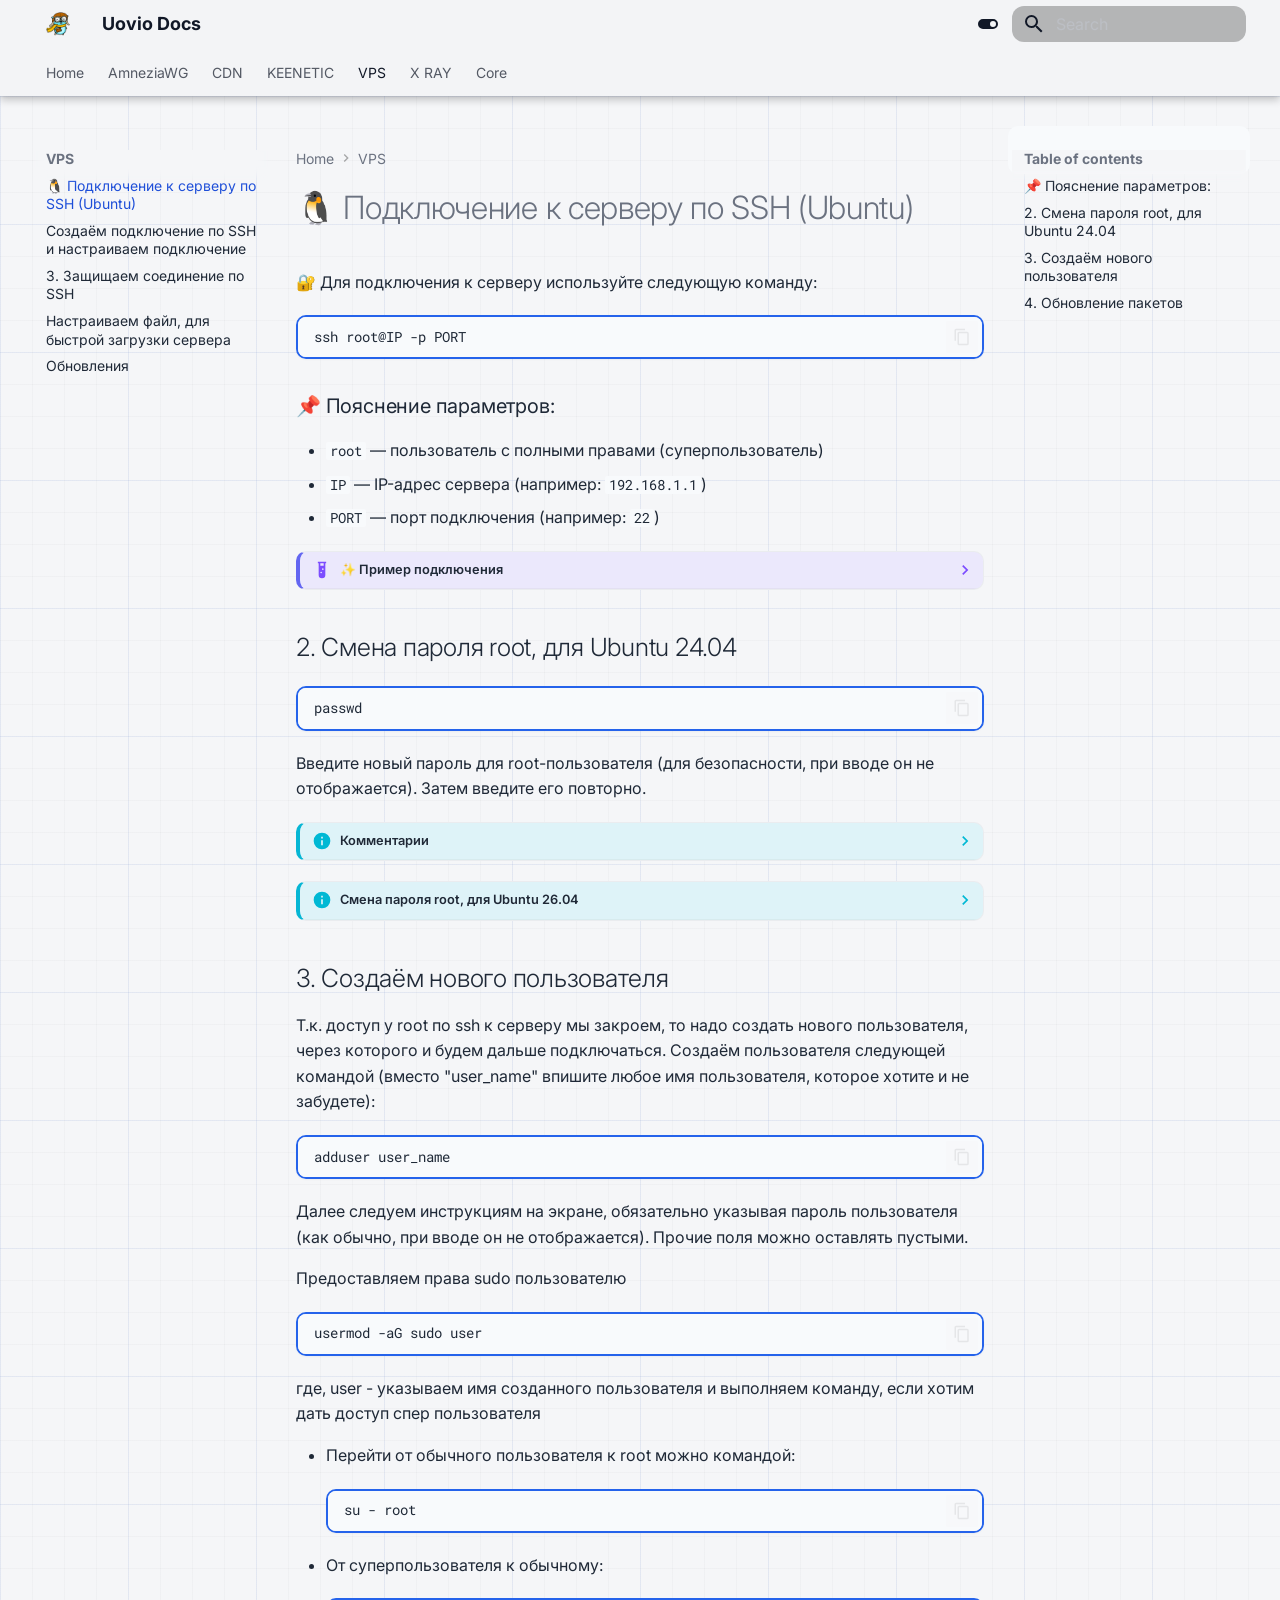
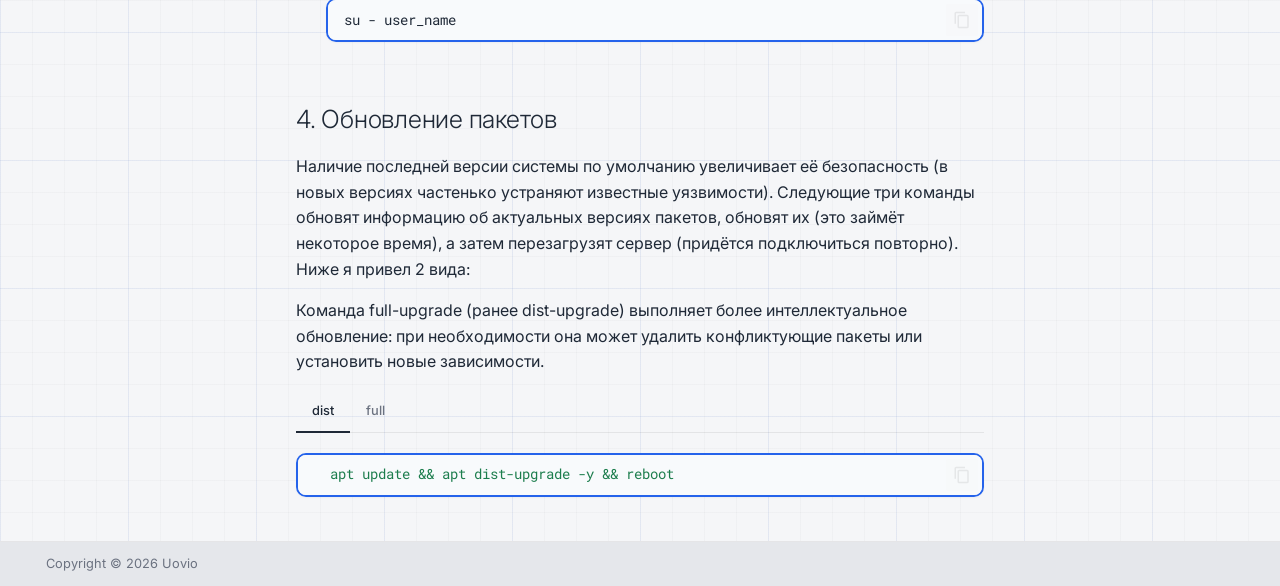
<file: VPS/1. Подключение/index.html>
<!doctype html>
<html lang="en" class="no-js">
  <head>
    
      <meta charset="utf-8">
      <meta name="viewport" content="width=device-width,initial-scale=1">
      
        <meta name="description" content="A short description of the project documentation site.">
      
      
      
        <link rel="canonical" href="https://mydomain.org/mysite/VPS/1.%20%D0%9F%D0%BE%D0%B4%D0%BA%D0%BB%D1%8E%D1%87%D0%B5%D0%BD%D0%B8%D0%B5/">
      
      
        <link rel="prev" href="../../KEENETIC/VLEES%20in%20KEENETIC/">
      
      
        <link rel="next" href="../2.%20SSH%20%D0%BF%D0%BE%D0%B4%D0%BA%D0%BB%D1%8E%D1%87%D0%B5%D0%BD%D0%B8%D0%B5/">
      
      
        
      
      
      <link rel="icon" href="../../assets/logo.png">
      <meta name="generator" content="mkdocs-1.6.1, mkdocs-material-9.8.2">
    
    
      
        <title>🐧 Подключение к серверу по SSH (Ubuntu) - Uovio Docs</title>
      
    
    
      <link rel="stylesheet" href="../../assets/stylesheets/main.57a0d79d.min.css">
      
        
        <link rel="stylesheet" href="../../assets/stylesheets/palette.fb2fffe2.min.css">
      
      


    
    
      
    
    
      
        
        
        <link rel="preconnect" href="https://fonts.gstatic.com" crossorigin>
        <link rel="stylesheet" href="https://fonts.googleapis.com/css?family=Inter:300,300i,400,400i,700,700i%7CRoboto+Mono:400,400i,700,700i&display=fallback">
        <style>:root{--md-text-font:"Inter";--md-code-font:"Roboto Mono"}</style>
      
    
    
      <link rel="stylesheet" href="../../stylesheets/extra.css">
    
    <script>__md_scope=new URL("../..",location),__md_hash=e=>[...e].reduce(((e,_)=>(e<<5)-e+_.charCodeAt(0)),0),__md_get=(e,_=localStorage,t=__md_scope)=>JSON.parse(_.getItem(t.pathname+"."+e)),__md_set=(e,_,t=localStorage,a=__md_scope)=>{try{t.setItem(a.pathname+"."+e,JSON.stringify(_))}catch(e){}}</script>
    
      

    
    
  </head>
  
  
    
    
      
    
    
    
    
    <body dir="ltr" data-md-color-scheme="default" data-md-color-primary="indigo" data-md-color-accent="indigo">
  
    
    <input class="md-toggle" data-md-toggle="drawer" type="checkbox" id="__drawer" autocomplete="off">
    <input class="md-toggle" data-md-toggle="search" type="checkbox" id="__search" autocomplete="off">
    <label class="md-overlay" for="__drawer"></label>
    <div data-md-component="skip">
      
        
        <a href="#ssh-ubuntu" class="md-skip">
          Skip to content
        </a>
      
    </div>
    <div data-md-component="announce">
      
    </div>
    
    
      

  

<header class="md-header md-header--shadow md-header--lifted" data-md-component="header">
  <nav class="md-header__inner md-grid" aria-label="Header">
    <a href="../.." title="Uovio Docs" class="md-header__button md-logo" aria-label="Uovio Docs" data-md-component="logo">
      
  <img src="../../assets/logo.png" alt="logo">

    </a>
    <label class="md-header__button md-icon" for="__drawer">
      
      <svg xmlns="http://www.w3.org/2000/svg" viewBox="0 0 24 24"><path d="M3 6h18v2H3zm0 5h18v2H3zm0 5h18v2H3z"/></svg>
    </label>
    <div class="md-header__title" data-md-component="header-title">
      <div class="md-header__ellipsis">
        <div class="md-header__topic">
          <span class="md-ellipsis">
            Uovio Docs
          </span>
        </div>
        <div class="md-header__topic" data-md-component="header-topic">
          <span class="md-ellipsis">
            
              🐧 Подключение к серверу по SSH (Ubuntu)
            
          </span>
        </div>
      </div>
    </div>
    
      
        <form class="md-header__option" data-md-component="palette">
  
    
    
    
    <input class="md-option" data-md-color-media="" data-md-color-scheme="default" data-md-color-primary="indigo" data-md-color-accent="indigo"  aria-label="Switch to dark mode"  type="radio" name="__palette" id="__palette_0">
    
      <label class="md-header__button md-icon" title="Switch to dark mode" for="__palette_1" hidden>
        <svg xmlns="http://www.w3.org/2000/svg" viewBox="0 0 24 24"><path d="M17 7H7a5 5 0 0 0-5 5 5 5 0 0 0 5 5h10a5 5 0 0 0 5-5 5 5 0 0 0-5-5m0 8a3 3 0 0 1-3-3 3 3 0 0 1 3-3 3 3 0 0 1 3 3 3 3 0 0 1-3 3"/></svg>
      </label>
    
  
    
    
    
    <input class="md-option" data-md-color-media="" data-md-color-scheme="slate" data-md-color-primary="indigo" data-md-color-accent="indigo"  aria-label="Switch to light mode"  type="radio" name="__palette" id="__palette_1">
    
      <label class="md-header__button md-icon" title="Switch to light mode" for="__palette_0" hidden>
        <svg xmlns="http://www.w3.org/2000/svg" viewBox="0 0 24 24"><path d="M17 6H7c-3.31 0-6 2.69-6 6s2.69 6 6 6h10c3.31 0 6-2.69 6-6s-2.69-6-6-6m0 10H7c-2.21 0-4-1.79-4-4s1.79-4 4-4h10c2.21 0 4 1.79 4 4s-1.79 4-4 4M7 9c-1.66 0-3 1.34-3 3s1.34 3 3 3 3-1.34 3-3-1.34-3-3-3"/></svg>
      </label>
    
  
</form>
      
    
    
      <script>var palette=__md_get("__palette");if(palette&&palette.color){if("(prefers-color-scheme)"===palette.color.media){var media=matchMedia("(prefers-color-scheme: light)"),input=document.querySelector(media.matches?"[data-md-color-media='(prefers-color-scheme: light)']":"[data-md-color-media='(prefers-color-scheme: dark)']");palette.color.media=input.getAttribute("data-md-color-media"),palette.color.scheme=input.getAttribute("data-md-color-scheme"),palette.color.primary=input.getAttribute("data-md-color-primary"),palette.color.accent=input.getAttribute("data-md-color-accent")}for(var[key,value]of Object.entries(palette.color))document.body.setAttribute("data-md-color-"+key,value)}</script>
    
    
    
      
      
        <label class="md-header__button md-icon" for="__search">
          
          <svg xmlns="http://www.w3.org/2000/svg" viewBox="0 0 24 24"><path d="M9.5 3A6.5 6.5 0 0 1 16 9.5c0 1.61-.59 3.09-1.56 4.23l.27.27h.79l5 5-1.5 1.5-5-5v-.79l-.27-.27A6.52 6.52 0 0 1 9.5 16 6.5 6.5 0 0 1 3 9.5 6.5 6.5 0 0 1 9.5 3m0 2C7 5 5 7 5 9.5S7 14 9.5 14 14 12 14 9.5 12 5 9.5 5"/></svg>
        </label>
        <div class="md-search" data-md-component="search" role="dialog">
  <label class="md-search__overlay" for="__search"></label>
  <div class="md-search__inner" role="search">
    <form class="md-search__form" name="search">
      <input type="text" class="md-search__input" name="query" aria-label="Search" placeholder="Search" autocapitalize="off" autocorrect="off" autocomplete="off" spellcheck="false" data-md-component="search-query" required>
      <label class="md-search__icon md-icon" for="__search">
        
        <svg xmlns="http://www.w3.org/2000/svg" viewBox="0 0 24 24"><path d="M9.5 3A6.5 6.5 0 0 1 16 9.5c0 1.61-.59 3.09-1.56 4.23l.27.27h.79l5 5-1.5 1.5-5-5v-.79l-.27-.27A6.52 6.52 0 0 1 9.5 16 6.5 6.5 0 0 1 3 9.5 6.5 6.5 0 0 1 9.5 3m0 2C7 5 5 7 5 9.5S7 14 9.5 14 14 12 14 9.5 12 5 9.5 5"/></svg>
        
        <svg xmlns="http://www.w3.org/2000/svg" viewBox="0 0 24 24"><path d="M20 11v2H8l5.5 5.5-1.42 1.42L4.16 12l7.92-7.92L13.5 5.5 8 11z"/></svg>
      </label>
      <nav class="md-search__options" aria-label="Search">
        
          <a href="javascript:void(0)" class="md-search__icon md-icon" title="Share" aria-label="Share" data-clipboard data-clipboard-text="" data-md-component="search-share" tabindex="-1">
            
            <svg xmlns="http://www.w3.org/2000/svg" viewBox="0 0 24 24"><path d="M18 16.08c-.76 0-1.44.3-1.96.77L8.91 12.7c.05-.23.09-.46.09-.7s-.04-.47-.09-.7l7.05-4.11c.54.5 1.25.81 2.04.81a3 3 0 0 0 3-3 3 3 0 0 0-3-3 3 3 0 0 0-3 3c0 .24.04.47.09.7L8.04 9.81C7.5 9.31 6.79 9 6 9a3 3 0 0 0-3 3 3 3 0 0 0 3 3c.79 0 1.5-.31 2.04-.81l7.12 4.15c-.05.21-.08.43-.08.66 0 1.61 1.31 2.91 2.92 2.91s2.92-1.3 2.92-2.91A2.92 2.92 0 0 0 18 16.08"/></svg>
          </a>
        
        <button type="reset" class="md-search__icon md-icon" title="Clear" aria-label="Clear" tabindex="-1">
          
          <svg xmlns="http://www.w3.org/2000/svg" viewBox="0 0 24 24"><path d="M19 6.41 17.59 5 12 10.59 6.41 5 5 6.41 10.59 12 5 17.59 6.41 19 12 13.41 17.59 19 19 17.59 13.41 12z"/></svg>
        </button>
      </nav>
      
        <div class="md-search__suggest" data-md-component="search-suggest"></div>
      
    </form>
    <div class="md-search__output">
      <div class="md-search__scrollwrap" tabindex="0" data-md-scrollfix>
        <div class="md-search-result" data-md-component="search-result">
          <div class="md-search-result__meta">
            Initializing search
          </div>
          <ol class="md-search-result__list" role="presentation"></ol>
        </div>
      </div>
    </div>
  </div>
</div>
      
    
    
  </nav>
  
    
      
<nav class="md-tabs" aria-label="Tabs" data-md-component="tabs">
  <div class="md-grid">
    <ul class="md-tabs__list">
      
        
  
  
  
  
    <li class="md-tabs__item">
      <a href="../.." class="md-tabs__link">
        
  
  
    
  
  Home

      </a>
    </li>
  

      
        
  
  
  
  
    
    
      <li class="md-tabs__item">
        <a href="../../AmneziaWG/AmneziaWG/" class="md-tabs__link">
          
  
  
    
  
  AmneziaWG

        </a>
      </li>
    
  

      
        
  
  
  
  
    
    
      <li class="md-tabs__item">
        <a href="../../CDN/CDN%20XHHTP/" class="md-tabs__link">
          
  
  
    
  
  CDN

        </a>
      </li>
    
  

      
        
  
  
  
  
    
    
      <li class="md-tabs__item">
        <a href="../../KEENETIC/VLEES%20in%20KEENETIC/" class="md-tabs__link">
          
  
  
    
  
  KEENETIC

        </a>
      </li>
    
  

      
        
  
  
  
    
  
  
    
    
      <li class="md-tabs__item md-tabs__item--active">
        <a href="./" class="md-tabs__link">
          
  
  
    
  
  VPS

        </a>
      </li>
    
  

      
        
  
  
  
  
    
    
      <li class="md-tabs__item">
        <a href="../../X-RAY/vless%20%20moscow-germany/" class="md-tabs__link">
          
  
  
    
  
  X RAY

        </a>
      </li>
    
  

      
        
  
  
  
  
    
    
      <li class="md-tabs__item">
        <a href="../../core/INSTALL_OLCRTC_MANAGER_PANEL_WBSTREAM-14/" class="md-tabs__link">
          
  
  
    
  
  Core

        </a>
      </li>
    
  

      
    </ul>
  </div>
</nav>
    
  
</header>
    
    <div class="md-container" data-md-component="container">
      
      
        
      
      <main class="md-main" data-md-component="main">
        <div class="md-main__inner md-grid">
          
            
              
              <div class="md-sidebar md-sidebar--primary" data-md-component="sidebar" data-md-type="navigation" >
                <div class="md-sidebar__scrollwrap">
                  <div class="md-sidebar__inner">
                    


  


<nav class="md-nav md-nav--primary md-nav--lifted" aria-label="Navigation" data-md-level="0">
  <label class="md-nav__title" for="__drawer">
    <a href="../.." title="Uovio Docs" class="md-nav__button md-logo" aria-label="Uovio Docs" data-md-component="logo">
      
  <img src="../../assets/logo.png" alt="logo">

    </a>
    Uovio Docs
  </label>
  
  <ul class="md-nav__list" data-md-scrollfix>
    
      
      
  
  
  
  
    <li class="md-nav__item">
      <a href="../.." class="md-nav__link">
        
  
  
  <span class="md-ellipsis">
    
  
    Home
  

    
  </span>
  
  

      </a>
    </li>
  

    
      
      
  
  
  
  
    
    
      
        
      
        
      
    
    
    
      
      
        
      
    
    
      
        
        
      
    
    <li class="md-nav__item md-nav__item--pruned md-nav__item--nested">
      
        
  
  
  
    <a href="../../AmneziaWG/AmneziaWG/" class="md-nav__link">
      
  
  
  <span class="md-ellipsis">
    
  
    AmneziaWG
  

    
  </span>
  
  

      
        <span class="md-nav__icon md-icon"></span>
      
    </a>
  

      
    </li>
  

    
      
      
  
  
  
  
    
    
      
        
      
    
    
    
      
      
        
      
    
    
      
        
        
      
    
    <li class="md-nav__item md-nav__item--pruned md-nav__item--nested">
      
        
  
  
  
    <a href="../../CDN/CDN%20XHHTP/" class="md-nav__link">
      
  
  
  <span class="md-ellipsis">
    
  
    CDN
  

    
  </span>
  
  

      
        <span class="md-nav__icon md-icon"></span>
      
    </a>
  

      
    </li>
  

    
      
      
  
  
  
  
    
    
      
        
      
    
    
    
      
      
        
      
    
    
      
        
        
      
    
    <li class="md-nav__item md-nav__item--pruned md-nav__item--nested">
      
        
  
  
  
    <a href="../../KEENETIC/VLEES%20in%20KEENETIC/" class="md-nav__link">
      
  
  
  <span class="md-ellipsis">
    
  
    KEENETIC
  

    
  </span>
  
  

      
        <span class="md-nav__icon md-icon"></span>
      
    </a>
  

      
    </li>
  

    
      
      
  
  
    
  
  
  
    
    
      
        
      
        
      
        
      
        
      
        
      
    
    
    
      
        
        
      
      
        
      
    
    
      
    
    <li class="md-nav__item md-nav__item--active md-nav__item--section md-nav__item--nested">
      
        
        
        <input class="md-nav__toggle md-toggle " type="checkbox" id="__nav_5" checked>
        
          
          <label class="md-nav__link" for="__nav_5" id="__nav_5_label" tabindex="">
            
  
  
  <span class="md-ellipsis">
    
  
    VPS
  

    
  </span>
  
  

            <span class="md-nav__icon md-icon"></span>
          </label>
        
        <nav class="md-nav" data-md-level="1" aria-labelledby="__nav_5_label" aria-expanded="true">
          <label class="md-nav__title" for="__nav_5">
            <span class="md-nav__icon md-icon"></span>
            
  
    VPS
  

          </label>
          <ul class="md-nav__list" data-md-scrollfix>
            
              
                
  
  
    
  
  
  
    <li class="md-nav__item md-nav__item--active">
      
      <input class="md-nav__toggle md-toggle" type="checkbox" id="__toc">
      
      
        
      
      
        <label class="md-nav__link md-nav__link--active" for="__toc">
          
  
  
  <span class="md-ellipsis">
    
  
    🐧 Подключение к серверу по SSH (Ubuntu)
  

    
  </span>
  
  

          <span class="md-nav__icon md-icon"></span>
        </label>
      
      <a href="./" class="md-nav__link md-nav__link--active">
        
  
  
  <span class="md-ellipsis">
    
  
    🐧 Подключение к серверу по SSH (Ubuntu)
  

    
  </span>
  
  

      </a>
      
        

<nav class="md-nav md-nav--secondary" aria-label="Table of contents">
  
  
  
    
  
  
    <label class="md-nav__title" for="__toc">
      <span class="md-nav__icon md-icon"></span>
      Table of contents
    </label>
    <ul class="md-nav__list" data-md-component="toc" data-md-scrollfix>
      
        <li class="md-nav__item">
  <a href="#_1" class="md-nav__link">
    <span class="md-ellipsis">
      
        📌 Пояснение параметров:
      
    </span>
  </a>
  
</li>
      
        <li class="md-nav__item">
  <a href="#2-root-ubuntu-2404" class="md-nav__link">
    <span class="md-ellipsis">
      
        2. Смена пароля root, для Ubuntu 24.04
      
    </span>
  </a>
  
</li>
      
        <li class="md-nav__item">
  <a href="#3" class="md-nav__link">
    <span class="md-ellipsis">
      
        3. Создаём нового пользователя
      
    </span>
  </a>
  
</li>
      
        <li class="md-nav__item">
  <a href="#4" class="md-nav__link">
    <span class="md-ellipsis">
      
        4. Обновление пакетов
      
    </span>
  </a>
  
</li>
      
    </ul>
  
</nav>
      
    </li>
  

              
            
              
                
  
  
  
  
    <li class="md-nav__item">
      <a href="../2.%20SSH%20%D0%BF%D0%BE%D0%B4%D0%BA%D0%BB%D1%8E%D1%87%D0%B5%D0%BD%D0%B8%D0%B5/" class="md-nav__link">
        
  
  
  <span class="md-ellipsis">
    
  
    Создаём подключение по SSH и настраиваем подключение
  

    
  </span>
  
  

      </a>
    </li>
  

              
            
              
                
  
  
  
  
    <li class="md-nav__item">
      <a href="../3.%20%D0%97%D0%B0%D1%89%D0%B8%D1%89%D0%B0%D0%B5%D0%BC%20%D1%81%D0%BE%D0%B5%D0%B4%D0%B8%D0%BD%D0%B5%D0%BD%D0%B8%D0%B5%20%D0%BF%D0%BE%20SSH/" class="md-nav__link">
        
  
  
  <span class="md-ellipsis">
    
  
    3. Защищаем соединение по SSH
  

    
  </span>
  
  

      </a>
    </li>
  

              
            
              
                
  
  
  
  
    <li class="md-nav__item">
      <a href="../4.%20%D0%9D%D0%B0%D1%81%D1%82%D1%80%D0%B0%D0%B8%D0%B2%D0%B0%D0%B5%D0%BC%20%D0%BE%D0%BA%D0%BE%D1%87%D0%B2%D1%82%D0%B5%D0%BB%D1%8C%D0%BD%D0%BE%D0%B5%20%D0%BF%D0%BE%D0%B4%D0%BA%D0%BB%D1%8E%D1%87%D0%B5%D0%BD%D0%B8%D0%B5/" class="md-nav__link">
        
  
  
  <span class="md-ellipsis">
    
  
    Настраиваем файл, для быстрой загрузки сервера
  

    
  </span>
  
  

      </a>
    </li>
  

              
            
              
                
  
  
  
  
    <li class="md-nav__item">
      <a href="../%D0%9F%D1%80%D0%BE%D0%B2%D0%B5%D1%80%D0%BA%D0%B0%20%D0%BE%D0%B1%D0%BD%D0%BE%D0%B2%D0%BB%D0%B5%D0%BD%D0%B8%D0%B9/" class="md-nav__link">
        
  
  
  <span class="md-ellipsis">
    
  
    Обновления
  

    
  </span>
  
  

      </a>
    </li>
  

              
            
          </ul>
        </nav>
      
    </li>
  

    
      
      
  
  
  
  
    
    
      
        
      
    
    
    
      
      
        
      
    
    
      
        
        
      
    
    <li class="md-nav__item md-nav__item--pruned md-nav__item--nested">
      
        
  
  
  
    <a href="../../X-RAY/vless%20%20moscow-germany/" class="md-nav__link">
      
  
  
  <span class="md-ellipsis">
    
  
    X RAY
  

    
  </span>
  
  

      
        <span class="md-nav__icon md-icon"></span>
      
    </a>
  

      
    </li>
  

    
      
      
  
  
  
  
    
    
      
        
      
    
    
    
      
      
        
      
    
    
      
        
        
      
    
    <li class="md-nav__item md-nav__item--pruned md-nav__item--nested">
      
        
  
  
  
    <a href="../../core/INSTALL_OLCRTC_MANAGER_PANEL_WBSTREAM-14/" class="md-nav__link">
      
  
  
  <span class="md-ellipsis">
    
  
    Core
  

    
  </span>
  
  

      
        <span class="md-nav__icon md-icon"></span>
      
    </a>
  

      
    </li>
  

    
  </ul>
</nav>
                  </div>
                </div>
              </div>
            
            
              
              <div class="md-sidebar md-sidebar--secondary" data-md-component="sidebar" data-md-type="toc" >
                <div class="md-sidebar__scrollwrap">
                  <div class="md-sidebar__inner">
                    

<nav class="md-nav md-nav--secondary" aria-label="Table of contents">
  
  
  
    
  
  
    <label class="md-nav__title" for="__toc">
      <span class="md-nav__icon md-icon"></span>
      Table of contents
    </label>
    <ul class="md-nav__list" data-md-component="toc" data-md-scrollfix>
      
        <li class="md-nav__item">
  <a href="#_1" class="md-nav__link">
    <span class="md-ellipsis">
      
        📌 Пояснение параметров:
      
    </span>
  </a>
  
</li>
      
        <li class="md-nav__item">
  <a href="#2-root-ubuntu-2404" class="md-nav__link">
    <span class="md-ellipsis">
      
        2. Смена пароля root, для Ubuntu 24.04
      
    </span>
  </a>
  
</li>
      
        <li class="md-nav__item">
  <a href="#3" class="md-nav__link">
    <span class="md-ellipsis">
      
        3. Создаём нового пользователя
      
    </span>
  </a>
  
</li>
      
        <li class="md-nav__item">
  <a href="#4" class="md-nav__link">
    <span class="md-ellipsis">
      
        4. Обновление пакетов
      
    </span>
  </a>
  
</li>
      
    </ul>
  
</nav>
                  </div>
                </div>
              </div>
            
          
          
            <div class="md-content" data-md-component="content">
              
                



  


  <nav class="md-path" aria-label="Navigation" >
    <ol class="md-path__list">
      
        
  
  
    <li class="md-path__item">
      <a href="../.." class="md-path__link">
        
  <span class="md-ellipsis">
    Home
  </span>

      </a>
    </li>
  

      
      
        
  
  
    
    
      <li class="md-path__item">
        <a href="./" class="md-path__link">
          
  <span class="md-ellipsis">
    VPS
  </span>

        </a>
      </li>
    
  

      
    </ol>
  </nav>

              
              <article class="md-content__inner md-typeset">
                
                  



<h1 id="ssh-ubuntu">🐧 Подключение к серверу по SSH (Ubuntu)<a class="headerlink" href="#ssh-ubuntu" title="Ссылка на раздел">&para;</a></h1>
<p>🔐 Для подключения к серверу используйте следующую команду:</p>
<div class="language-bash highlight"><pre><span></span><code><span id="__span-0-1"><a id="__codelineno-0-1" name="__codelineno-0-1" href="#__codelineno-0-1"></a>ssh<span class="w"> </span>root@IP<span class="w"> </span>-p<span class="w"> </span>PORT
</span></code></pre></div>
<h3 id="_1">📌 Пояснение параметров:<a class="headerlink" href="#_1" title="Ссылка на раздел">&para;</a></h3>
<ul>
<li><code>root</code> — пользователь с полными правами (суперпользователь)</li>
<li><code>IP</code> — IP-адрес сервера (например: <code>192.168.1.1</code>)</li>
<li><code>PORT</code> — порт подключения (например: <code>22</code>)</li>
</ul>
<details class="example">
<summary>✨ Пример подключения</summary>
<div class="language-bash highlight"><pre><span></span><code><span id="__span-1-1"><a id="__codelineno-1-1" name="__codelineno-1-1" href="#__codelineno-1-1"></a>ssh<span class="w"> </span>root@192.168.1.1<span class="w"> </span>-p<span class="w"> </span><span class="m">22</span>
</span></code></pre></div>
<p>🧾 При первом подключении появится сообщение:</p>
<div class="language-text highlight"><pre><span></span><code><span id="__span-2-1"><a id="__codelineno-2-1" name="__codelineno-2-1" href="#__codelineno-2-1"></a>Are you sure you want to continue connecting (yes/no/[fingerprint])
</span></code></pre></div>
<p>✔️ Введите:</p>
<div class="language-bash highlight"><pre><span></span><code><span id="__span-3-1"><a id="__codelineno-3-1" name="__codelineno-3-1" href="#__codelineno-3-1"></a>yes
</span></code></pre></div>
<p>🔑 После этого система запросит пароль:</p>
<div class="language-text highlight"><pre><span></span><code><span id="__span-4-1"><a id="__codelineno-4-1" name="__codelineno-4-1" href="#__codelineno-4-1"></a>root@IP's password:
</span></code></pre></div>
<p>⚠️ Важно: при вводе пароль не отображается — это нормальное поведение системы безопасности SSH.</p>
</details>
<h2 id="2-root-ubuntu-2404">2. Смена пароля root, для Ubuntu 24.04<a class="headerlink" href="#2-root-ubuntu-2404" title="Ссылка на раздел">&para;</a></h2>
<p><div class="language-shell highlight"><pre><span></span><code><span id="__span-5-1"><a id="__codelineno-5-1" name="__codelineno-5-1" href="#__codelineno-5-1"></a>passwd
</span></code></pre></div>
Введите новый пароль для root-пользователя (для безопасности, при вводе он не отображается).
    Затем введите его повторно.</p>
<details class="- info">
<summary>Комментарии</summary>
<ul>
<li>
<p>Вводите сложный пароль длинной 15-20 символов. Он должен состоять из заглавных и строчных букв, цифр и спец символов. А чтобы его легко было запомнить составляйте его из парольных фраз не относящихся к вашей жизни. </p>
</li>
<li>
<p>Например, если вы никогда не играли в Minecraft, то подойдёт пароль: Minecraft_eto_moja_jizn’2024!!!2402. Такое легко запомнить и сложно подобрать.</p>
</li>
</ul>
</details>
<details class="- info">
<summary>Смена пароля root, для Ubuntu 26.04</summary>
<p>Если произвели установку Ubuntu 26.04 - при первом входе, он сам попросит сменить пароль. Устанавливаем пароль максимально сложный. Псоле того как установили пароль, система автоматически выйдет и придется войти снова с новым паролем </p>
</details>
<h2 id="3">3. Создаём нового пользователя<a class="headerlink" href="#3" title="Ссылка на раздел">&para;</a></h2>
<p>Т.к. доступ у root по ssh к серверу мы закроем, то надо создать нового пользователя, через которого и будем дальше подключаться. Создаём пользователя следующей командой (вместо "user_name" впишите любое имя пользователя, которое хотите и не забудете):</p>
<p><div class="language-bash highlight"><pre><span></span><code><span id="__span-6-1"><a id="__codelineno-6-1" name="__codelineno-6-1" href="#__codelineno-6-1"></a>adduser<span class="w"> </span>user_name
</span></code></pre></div>
Далее следуем инструкциям на экране, обязательно указывая пароль пользователя (как обычно, при вводе он не отображается). Прочие поля можно оставлять пустыми.</p>
<p>Предоставляем права sudo пользователю</p>
<div class="language-bash highlight"><pre><span></span><code><span id="__span-7-1"><a id="__codelineno-7-1" name="__codelineno-7-1" href="#__codelineno-7-1"></a>usermod<span class="w"> </span>-aG<span class="w"> </span>sudo<span class="w"> </span>user
</span></code></pre></div>
<p>где, user - указываем имя созданного пользователя и выполняем команду, если хотим дать доступ спер пользователя</p>
<ul>
<li>Перейти от обычного пользователя к root можно командой:
<div class="language-text highlight"><pre><span></span><code><span id="__span-8-1"><a id="__codelineno-8-1" name="__codelineno-8-1" href="#__codelineno-8-1"></a>su - root
</span></code></pre></div></li>
<li>От суперпользователя к обычному:
<div class="language-text highlight"><pre><span></span><code><span id="__span-9-1"><a id="__codelineno-9-1" name="__codelineno-9-1" href="#__codelineno-9-1"></a>su - user_name
</span></code></pre></div></li>
</ul>
<h2 id="4">4. Обновление пакетов<a class="headerlink" href="#4" title="Ссылка на раздел">&para;</a></h2>
<p>Наличие последней версии системы по умолчанию увеличивает её безопасность (в новых версиях  частенько устраняют известные уязвимости). Следующие три команды обновят информацию об актуальных версиях пакетов, обновят их (это займёт некоторое время), а затем перезагрузят сервер (придётся подключиться повторно). Ниже я привел 2 вида: </p>
<p>Команда full-upgrade (ранее dist-upgrade) выполняет более интеллектуальное обновление: при необходимости она может удалить конфликтующие пакеты или установить новые зависимости.</p>
<div class="tabbed-set tabbed-alternate" data-tabs="1:2"><input checked="checked" id="__tabbed_1_1" name="__tabbed_1" type="radio" /><input id="__tabbed_1_2" name="__tabbed_1" type="radio" /><div class="tabbed-labels"><label for="__tabbed_1_1">dist</label><label for="__tabbed_1_2">full</label></div>
<div class="tabbed-content">
<div class="tabbed-block">
<div class="language-yaml highlight"><pre><span></span><code><span id="__span-10-1"><a id="__codelineno-10-1" name="__codelineno-10-1" href="#__codelineno-10-1"></a><span class="w">  </span><span class="l l-Scalar l-Scalar-Plain">apt update &amp;&amp; apt dist-upgrade -y &amp;&amp; reboot</span>
</span></code></pre></div>
</div>
<div class="tabbed-block">
<div class="language-yaml highlight"><pre><span></span><code><span id="__span-11-1"><a id="__codelineno-11-1" name="__codelineno-11-1" href="#__codelineno-11-1"></a><span class="w">  </span><span class="l l-Scalar l-Scalar-Plain">apt update &amp;&amp; apt full-upgrade -y &amp;&amp; reboot</span>
</span></code></pre></div>
</div>
</div>
</div>












                
              </article>
            </div>
          
          
<script>var target=document.getElementById(location.hash.slice(1));target&&target.name&&(target.checked=target.name.startsWith("__tabbed_"))</script>
        </div>
        
          <button type="button" class="md-top md-icon" data-md-component="top" hidden>
  
  <svg xmlns="http://www.w3.org/2000/svg" viewBox="0 0 24 24"><path d="M13 20h-2V8l-5.5 5.5-1.42-1.42L12 4.16l7.92 7.92-1.42 1.42L13 8z"/></svg>
  Back to top
</button>
        
      </main>
      
        <footer class="md-footer">
  
  <div class="md-footer-meta md-typeset">
    <div class="md-footer-meta__inner md-grid">
      <div class="md-copyright">
  
    <div class="md-copyright__highlight">
      Copyright &copy; 2026 Uovio
    </div>
  
  
</div>
      
    </div>
  </div>
</footer>
      
    </div>
    <div class="md-dialog" data-md-component="dialog">
      <div class="md-dialog__inner md-typeset"></div>
    </div>
    
      <div class="md-progress" data-md-component="progress" role="progressbar"></div>
    
    
    
      
      
      <script id="__config" type="application/json">{"annotate": null, "base": "../..", "features": ["navigation.tabs", "navigation.tabs.sticky", "navigation.sections", "navigation.expand", "navigation.path", "navigation.indexes", "navigation.prune", "navigation.instant", "navigation.instant.progress", "navigation.tracking", "navigation.top", "search.suggest", "search.highlight", "search.share", "content.code.copy", "content.code.annotate", "content.tooltips", "content.action.edit", "content.action.view", "toc.follow"], "search": "../../assets/javascripts/workers/search.a7633da7.min.js", "tags": null, "translations": {"clipboard.copied": "Copied to clipboard", "clipboard.copy": "Copy to clipboard", "search.result.more.one": "1 more on this page", "search.result.more.other": "# more on this page", "search.result.none": "No matching documents", "search.result.one": "1 matching document", "search.result.other": "# matching documents", "search.result.placeholder": "Type to start searching", "search.result.term.missing": "Missing", "select.version": "Select version"}, "version": null}</script>
    
    
      <script src="../../assets/javascripts/bundle.a5f9d56c.min.js"></script>
      
    
  </body>
</html>
</file>
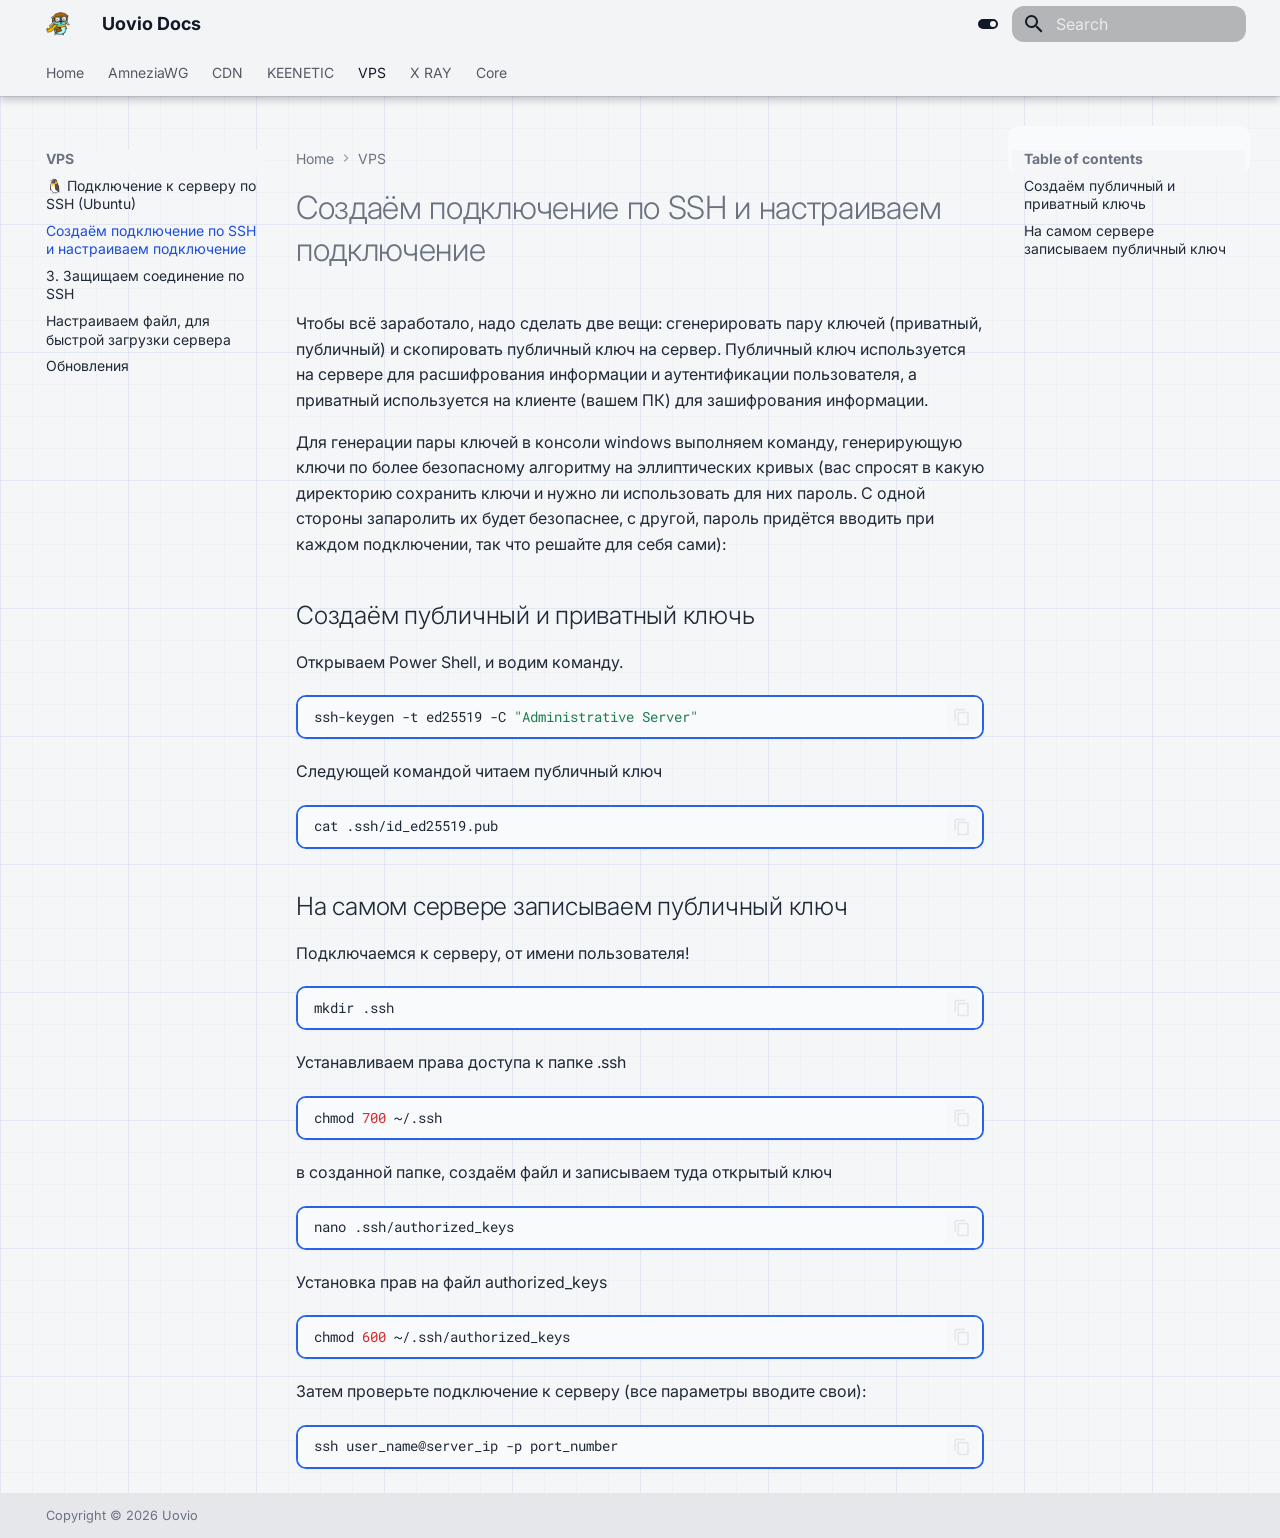
<file: VPS/2. SSH подключение/index.html>
<!doctype html>
<html lang="en" class="no-js">
  <head>
    
      <meta charset="utf-8">
      <meta name="viewport" content="width=device-width,initial-scale=1">
      
        <meta name="description" content="A short description of the project documentation site.">
      
      
      
        <link rel="canonical" href="https://mydomain.org/mysite/VPS/2.%20SSH%20%D0%BF%D0%BE%D0%B4%D0%BA%D0%BB%D1%8E%D1%87%D0%B5%D0%BD%D0%B8%D0%B5/">
      
      
        <link rel="prev" href="../1.%20%D0%9F%D0%BE%D0%B4%D0%BA%D0%BB%D1%8E%D1%87%D0%B5%D0%BD%D0%B8%D0%B5/">
      
      
        <link rel="next" href="../3.%20%D0%97%D0%B0%D1%89%D0%B8%D1%89%D0%B0%D0%B5%D0%BC%20%D1%81%D0%BE%D0%B5%D0%B4%D0%B8%D0%BD%D0%B5%D0%BD%D0%B8%D0%B5%20%D0%BF%D0%BE%20SSH/">
      
      
        
      
      
      <link rel="icon" href="../../assets/logo.png">
      <meta name="generator" content="mkdocs-1.6.1, mkdocs-material-9.8.2">
    
    
      
        <title>Создаём подключение по SSH и настраиваем подключение - Uovio Docs</title>
      
    
    
      <link rel="stylesheet" href="../../assets/stylesheets/main.57a0d79d.min.css">
      
        
        <link rel="stylesheet" href="../../assets/stylesheets/palette.fb2fffe2.min.css">
      
      


    
    
      
    
    
      
        
        
        <link rel="preconnect" href="https://fonts.gstatic.com" crossorigin>
        <link rel="stylesheet" href="https://fonts.googleapis.com/css?family=Inter:300,300i,400,400i,700,700i%7CRoboto+Mono:400,400i,700,700i&display=fallback">
        <style>:root{--md-text-font:"Inter";--md-code-font:"Roboto Mono"}</style>
      
    
    
      <link rel="stylesheet" href="../../stylesheets/extra.css">
    
    <script>__md_scope=new URL("../..",location),__md_hash=e=>[...e].reduce(((e,_)=>(e<<5)-e+_.charCodeAt(0)),0),__md_get=(e,_=localStorage,t=__md_scope)=>JSON.parse(_.getItem(t.pathname+"."+e)),__md_set=(e,_,t=localStorage,a=__md_scope)=>{try{t.setItem(a.pathname+"."+e,JSON.stringify(_))}catch(e){}}</script>
    
      

    
    
  </head>
  
  
    
    
      
    
    
    
    
    <body dir="ltr" data-md-color-scheme="default" data-md-color-primary="indigo" data-md-color-accent="indigo">
  
    
    <input class="md-toggle" data-md-toggle="drawer" type="checkbox" id="__drawer" autocomplete="off">
    <input class="md-toggle" data-md-toggle="search" type="checkbox" id="__search" autocomplete="off">
    <label class="md-overlay" for="__drawer"></label>
    <div data-md-component="skip">
      
        
        <a href="#ssh" class="md-skip">
          Skip to content
        </a>
      
    </div>
    <div data-md-component="announce">
      
    </div>
    
    
      

  

<header class="md-header md-header--shadow md-header--lifted" data-md-component="header">
  <nav class="md-header__inner md-grid" aria-label="Header">
    <a href="../.." title="Uovio Docs" class="md-header__button md-logo" aria-label="Uovio Docs" data-md-component="logo">
      
  <img src="../../assets/logo.png" alt="logo">

    </a>
    <label class="md-header__button md-icon" for="__drawer">
      
      <svg xmlns="http://www.w3.org/2000/svg" viewBox="0 0 24 24"><path d="M3 6h18v2H3zm0 5h18v2H3zm0 5h18v2H3z"/></svg>
    </label>
    <div class="md-header__title" data-md-component="header-title">
      <div class="md-header__ellipsis">
        <div class="md-header__topic">
          <span class="md-ellipsis">
            Uovio Docs
          </span>
        </div>
        <div class="md-header__topic" data-md-component="header-topic">
          <span class="md-ellipsis">
            
              Создаём подключение по SSH и настраиваем подключение
            
          </span>
        </div>
      </div>
    </div>
    
      
        <form class="md-header__option" data-md-component="palette">
  
    
    
    
    <input class="md-option" data-md-color-media="" data-md-color-scheme="default" data-md-color-primary="indigo" data-md-color-accent="indigo"  aria-label="Switch to dark mode"  type="radio" name="__palette" id="__palette_0">
    
      <label class="md-header__button md-icon" title="Switch to dark mode" for="__palette_1" hidden>
        <svg xmlns="http://www.w3.org/2000/svg" viewBox="0 0 24 24"><path d="M17 7H7a5 5 0 0 0-5 5 5 5 0 0 0 5 5h10a5 5 0 0 0 5-5 5 5 0 0 0-5-5m0 8a3 3 0 0 1-3-3 3 3 0 0 1 3-3 3 3 0 0 1 3 3 3 3 0 0 1-3 3"/></svg>
      </label>
    
  
    
    
    
    <input class="md-option" data-md-color-media="" data-md-color-scheme="slate" data-md-color-primary="indigo" data-md-color-accent="indigo"  aria-label="Switch to light mode"  type="radio" name="__palette" id="__palette_1">
    
      <label class="md-header__button md-icon" title="Switch to light mode" for="__palette_0" hidden>
        <svg xmlns="http://www.w3.org/2000/svg" viewBox="0 0 24 24"><path d="M17 6H7c-3.31 0-6 2.69-6 6s2.69 6 6 6h10c3.31 0 6-2.69 6-6s-2.69-6-6-6m0 10H7c-2.21 0-4-1.79-4-4s1.79-4 4-4h10c2.21 0 4 1.79 4 4s-1.79 4-4 4M7 9c-1.66 0-3 1.34-3 3s1.34 3 3 3 3-1.34 3-3-1.34-3-3-3"/></svg>
      </label>
    
  
</form>
      
    
    
      <script>var palette=__md_get("__palette");if(palette&&palette.color){if("(prefers-color-scheme)"===palette.color.media){var media=matchMedia("(prefers-color-scheme: light)"),input=document.querySelector(media.matches?"[data-md-color-media='(prefers-color-scheme: light)']":"[data-md-color-media='(prefers-color-scheme: dark)']");palette.color.media=input.getAttribute("data-md-color-media"),palette.color.scheme=input.getAttribute("data-md-color-scheme"),palette.color.primary=input.getAttribute("data-md-color-primary"),palette.color.accent=input.getAttribute("data-md-color-accent")}for(var[key,value]of Object.entries(palette.color))document.body.setAttribute("data-md-color-"+key,value)}</script>
    
    
    
      
      
        <label class="md-header__button md-icon" for="__search">
          
          <svg xmlns="http://www.w3.org/2000/svg" viewBox="0 0 24 24"><path d="M9.5 3A6.5 6.5 0 0 1 16 9.5c0 1.61-.59 3.09-1.56 4.23l.27.27h.79l5 5-1.5 1.5-5-5v-.79l-.27-.27A6.52 6.52 0 0 1 9.5 16 6.5 6.5 0 0 1 3 9.5 6.5 6.5 0 0 1 9.5 3m0 2C7 5 5 7 5 9.5S7 14 9.5 14 14 12 14 9.5 12 5 9.5 5"/></svg>
        </label>
        <div class="md-search" data-md-component="search" role="dialog">
  <label class="md-search__overlay" for="__search"></label>
  <div class="md-search__inner" role="search">
    <form class="md-search__form" name="search">
      <input type="text" class="md-search__input" name="query" aria-label="Search" placeholder="Search" autocapitalize="off" autocorrect="off" autocomplete="off" spellcheck="false" data-md-component="search-query" required>
      <label class="md-search__icon md-icon" for="__search">
        
        <svg xmlns="http://www.w3.org/2000/svg" viewBox="0 0 24 24"><path d="M9.5 3A6.5 6.5 0 0 1 16 9.5c0 1.61-.59 3.09-1.56 4.23l.27.27h.79l5 5-1.5 1.5-5-5v-.79l-.27-.27A6.52 6.52 0 0 1 9.5 16 6.5 6.5 0 0 1 3 9.5 6.5 6.5 0 0 1 9.5 3m0 2C7 5 5 7 5 9.5S7 14 9.5 14 14 12 14 9.5 12 5 9.5 5"/></svg>
        
        <svg xmlns="http://www.w3.org/2000/svg" viewBox="0 0 24 24"><path d="M20 11v2H8l5.5 5.5-1.42 1.42L4.16 12l7.92-7.92L13.5 5.5 8 11z"/></svg>
      </label>
      <nav class="md-search__options" aria-label="Search">
        
          <a href="javascript:void(0)" class="md-search__icon md-icon" title="Share" aria-label="Share" data-clipboard data-clipboard-text="" data-md-component="search-share" tabindex="-1">
            
            <svg xmlns="http://www.w3.org/2000/svg" viewBox="0 0 24 24"><path d="M18 16.08c-.76 0-1.44.3-1.96.77L8.91 12.7c.05-.23.09-.46.09-.7s-.04-.47-.09-.7l7.05-4.11c.54.5 1.25.81 2.04.81a3 3 0 0 0 3-3 3 3 0 0 0-3-3 3 3 0 0 0-3 3c0 .24.04.47.09.7L8.04 9.81C7.5 9.31 6.79 9 6 9a3 3 0 0 0-3 3 3 3 0 0 0 3 3c.79 0 1.5-.31 2.04-.81l7.12 4.15c-.05.21-.08.43-.08.66 0 1.61 1.31 2.91 2.92 2.91s2.92-1.3 2.92-2.91A2.92 2.92 0 0 0 18 16.08"/></svg>
          </a>
        
        <button type="reset" class="md-search__icon md-icon" title="Clear" aria-label="Clear" tabindex="-1">
          
          <svg xmlns="http://www.w3.org/2000/svg" viewBox="0 0 24 24"><path d="M19 6.41 17.59 5 12 10.59 6.41 5 5 6.41 10.59 12 5 17.59 6.41 19 12 13.41 17.59 19 19 17.59 13.41 12z"/></svg>
        </button>
      </nav>
      
        <div class="md-search__suggest" data-md-component="search-suggest"></div>
      
    </form>
    <div class="md-search__output">
      <div class="md-search__scrollwrap" tabindex="0" data-md-scrollfix>
        <div class="md-search-result" data-md-component="search-result">
          <div class="md-search-result__meta">
            Initializing search
          </div>
          <ol class="md-search-result__list" role="presentation"></ol>
        </div>
      </div>
    </div>
  </div>
</div>
      
    
    
  </nav>
  
    
      
<nav class="md-tabs" aria-label="Tabs" data-md-component="tabs">
  <div class="md-grid">
    <ul class="md-tabs__list">
      
        
  
  
  
  
    <li class="md-tabs__item">
      <a href="../.." class="md-tabs__link">
        
  
  
    
  
  Home

      </a>
    </li>
  

      
        
  
  
  
  
    
    
      <li class="md-tabs__item">
        <a href="../../AmneziaWG/AmneziaWG/" class="md-tabs__link">
          
  
  
    
  
  AmneziaWG

        </a>
      </li>
    
  

      
        
  
  
  
  
    
    
      <li class="md-tabs__item">
        <a href="../../CDN/CDN%20XHHTP/" class="md-tabs__link">
          
  
  
    
  
  CDN

        </a>
      </li>
    
  

      
        
  
  
  
  
    
    
      <li class="md-tabs__item">
        <a href="../../KEENETIC/VLEES%20in%20KEENETIC/" class="md-tabs__link">
          
  
  
    
  
  KEENETIC

        </a>
      </li>
    
  

      
        
  
  
  
    
  
  
    
    
      <li class="md-tabs__item md-tabs__item--active">
        <a href="../1.%20%D0%9F%D0%BE%D0%B4%D0%BA%D0%BB%D1%8E%D1%87%D0%B5%D0%BD%D0%B8%D0%B5/" class="md-tabs__link">
          
  
  
    
  
  VPS

        </a>
      </li>
    
  

      
        
  
  
  
  
    
    
      <li class="md-tabs__item">
        <a href="../../X-RAY/vless%20%20moscow-germany/" class="md-tabs__link">
          
  
  
    
  
  X RAY

        </a>
      </li>
    
  

      
        
  
  
  
  
    
    
      <li class="md-tabs__item">
        <a href="../../core/INSTALL_OLCRTC_MANAGER_PANEL_WBSTREAM-14/" class="md-tabs__link">
          
  
  
    
  
  Core

        </a>
      </li>
    
  

      
    </ul>
  </div>
</nav>
    
  
</header>
    
    <div class="md-container" data-md-component="container">
      
      
        
      
      <main class="md-main" data-md-component="main">
        <div class="md-main__inner md-grid">
          
            
              
              <div class="md-sidebar md-sidebar--primary" data-md-component="sidebar" data-md-type="navigation" >
                <div class="md-sidebar__scrollwrap">
                  <div class="md-sidebar__inner">
                    


  


<nav class="md-nav md-nav--primary md-nav--lifted" aria-label="Navigation" data-md-level="0">
  <label class="md-nav__title" for="__drawer">
    <a href="../.." title="Uovio Docs" class="md-nav__button md-logo" aria-label="Uovio Docs" data-md-component="logo">
      
  <img src="../../assets/logo.png" alt="logo">

    </a>
    Uovio Docs
  </label>
  
  <ul class="md-nav__list" data-md-scrollfix>
    
      
      
  
  
  
  
    <li class="md-nav__item">
      <a href="../.." class="md-nav__link">
        
  
  
  <span class="md-ellipsis">
    
  
    Home
  

    
  </span>
  
  

      </a>
    </li>
  

    
      
      
  
  
  
  
    
    
      
        
      
        
      
    
    
    
      
      
        
      
    
    
      
        
        
      
    
    <li class="md-nav__item md-nav__item--pruned md-nav__item--nested">
      
        
  
  
  
    <a href="../../AmneziaWG/AmneziaWG/" class="md-nav__link">
      
  
  
  <span class="md-ellipsis">
    
  
    AmneziaWG
  

    
  </span>
  
  

      
        <span class="md-nav__icon md-icon"></span>
      
    </a>
  

      
    </li>
  

    
      
      
  
  
  
  
    
    
      
        
      
    
    
    
      
      
        
      
    
    
      
        
        
      
    
    <li class="md-nav__item md-nav__item--pruned md-nav__item--nested">
      
        
  
  
  
    <a href="../../CDN/CDN%20XHHTP/" class="md-nav__link">
      
  
  
  <span class="md-ellipsis">
    
  
    CDN
  

    
  </span>
  
  

      
        <span class="md-nav__icon md-icon"></span>
      
    </a>
  

      
    </li>
  

    
      
      
  
  
  
  
    
    
      
        
      
    
    
    
      
      
        
      
    
    
      
        
        
      
    
    <li class="md-nav__item md-nav__item--pruned md-nav__item--nested">
      
        
  
  
  
    <a href="../../KEENETIC/VLEES%20in%20KEENETIC/" class="md-nav__link">
      
  
  
  <span class="md-ellipsis">
    
  
    KEENETIC
  

    
  </span>
  
  

      
        <span class="md-nav__icon md-icon"></span>
      
    </a>
  

      
    </li>
  

    
      
      
  
  
    
  
  
  
    
    
      
        
      
        
      
        
      
        
      
        
      
    
    
    
      
        
        
      
      
        
      
    
    
      
    
    <li class="md-nav__item md-nav__item--active md-nav__item--section md-nav__item--nested">
      
        
        
        <input class="md-nav__toggle md-toggle " type="checkbox" id="__nav_5" checked>
        
          
          <label class="md-nav__link" for="__nav_5" id="__nav_5_label" tabindex="">
            
  
  
  <span class="md-ellipsis">
    
  
    VPS
  

    
  </span>
  
  

            <span class="md-nav__icon md-icon"></span>
          </label>
        
        <nav class="md-nav" data-md-level="1" aria-labelledby="__nav_5_label" aria-expanded="true">
          <label class="md-nav__title" for="__nav_5">
            <span class="md-nav__icon md-icon"></span>
            
  
    VPS
  

          </label>
          <ul class="md-nav__list" data-md-scrollfix>
            
              
                
  
  
  
  
    <li class="md-nav__item">
      <a href="../1.%20%D0%9F%D0%BE%D0%B4%D0%BA%D0%BB%D1%8E%D1%87%D0%B5%D0%BD%D0%B8%D0%B5/" class="md-nav__link">
        
  
  
  <span class="md-ellipsis">
    
  
    🐧 Подключение к серверу по SSH (Ubuntu)
  

    
  </span>
  
  

      </a>
    </li>
  

              
            
              
                
  
  
    
  
  
  
    <li class="md-nav__item md-nav__item--active">
      
      <input class="md-nav__toggle md-toggle" type="checkbox" id="__toc">
      
      
        
      
      
        <label class="md-nav__link md-nav__link--active" for="__toc">
          
  
  
  <span class="md-ellipsis">
    
  
    Создаём подключение по SSH и настраиваем подключение
  

    
  </span>
  
  

          <span class="md-nav__icon md-icon"></span>
        </label>
      
      <a href="./" class="md-nav__link md-nav__link--active">
        
  
  
  <span class="md-ellipsis">
    
  
    Создаём подключение по SSH и настраиваем подключение
  

    
  </span>
  
  

      </a>
      
        

<nav class="md-nav md-nav--secondary" aria-label="Table of contents">
  
  
  
    
  
  
    <label class="md-nav__title" for="__toc">
      <span class="md-nav__icon md-icon"></span>
      Table of contents
    </label>
    <ul class="md-nav__list" data-md-component="toc" data-md-scrollfix>
      
        <li class="md-nav__item">
  <a href="#_1" class="md-nav__link">
    <span class="md-ellipsis">
      
        Создаём публичный и приватный ключь
      
    </span>
  </a>
  
</li>
      
        <li class="md-nav__item">
  <a href="#_2" class="md-nav__link">
    <span class="md-ellipsis">
      
        На самом сервере записываем публичный ключ
      
    </span>
  </a>
  
</li>
      
    </ul>
  
</nav>
      
    </li>
  

              
            
              
                
  
  
  
  
    <li class="md-nav__item">
      <a href="../3.%20%D0%97%D0%B0%D1%89%D0%B8%D1%89%D0%B0%D0%B5%D0%BC%20%D1%81%D0%BE%D0%B5%D0%B4%D0%B8%D0%BD%D0%B5%D0%BD%D0%B8%D0%B5%20%D0%BF%D0%BE%20SSH/" class="md-nav__link">
        
  
  
  <span class="md-ellipsis">
    
  
    3. Защищаем соединение по SSH
  

    
  </span>
  
  

      </a>
    </li>
  

              
            
              
                
  
  
  
  
    <li class="md-nav__item">
      <a href="../4.%20%D0%9D%D0%B0%D1%81%D1%82%D1%80%D0%B0%D0%B8%D0%B2%D0%B0%D0%B5%D0%BC%20%D0%BE%D0%BA%D0%BE%D1%87%D0%B2%D1%82%D0%B5%D0%BB%D1%8C%D0%BD%D0%BE%D0%B5%20%D0%BF%D0%BE%D0%B4%D0%BA%D0%BB%D1%8E%D1%87%D0%B5%D0%BD%D0%B8%D0%B5/" class="md-nav__link">
        
  
  
  <span class="md-ellipsis">
    
  
    Настраиваем файл, для быстрой загрузки сервера
  

    
  </span>
  
  

      </a>
    </li>
  

              
            
              
                
  
  
  
  
    <li class="md-nav__item">
      <a href="../%D0%9F%D1%80%D0%BE%D0%B2%D0%B5%D1%80%D0%BA%D0%B0%20%D0%BE%D0%B1%D0%BD%D0%BE%D0%B2%D0%BB%D0%B5%D0%BD%D0%B8%D0%B9/" class="md-nav__link">
        
  
  
  <span class="md-ellipsis">
    
  
    Обновления
  

    
  </span>
  
  

      </a>
    </li>
  

              
            
          </ul>
        </nav>
      
    </li>
  

    
      
      
  
  
  
  
    
    
      
        
      
    
    
    
      
      
        
      
    
    
      
        
        
      
    
    <li class="md-nav__item md-nav__item--pruned md-nav__item--nested">
      
        
  
  
  
    <a href="../../X-RAY/vless%20%20moscow-germany/" class="md-nav__link">
      
  
  
  <span class="md-ellipsis">
    
  
    X RAY
  

    
  </span>
  
  

      
        <span class="md-nav__icon md-icon"></span>
      
    </a>
  

      
    </li>
  

    
      
      
  
  
  
  
    
    
      
        
      
    
    
    
      
      
        
      
    
    
      
        
        
      
    
    <li class="md-nav__item md-nav__item--pruned md-nav__item--nested">
      
        
  
  
  
    <a href="../../core/INSTALL_OLCRTC_MANAGER_PANEL_WBSTREAM-14/" class="md-nav__link">
      
  
  
  <span class="md-ellipsis">
    
  
    Core
  

    
  </span>
  
  

      
        <span class="md-nav__icon md-icon"></span>
      
    </a>
  

      
    </li>
  

    
  </ul>
</nav>
                  </div>
                </div>
              </div>
            
            
              
              <div class="md-sidebar md-sidebar--secondary" data-md-component="sidebar" data-md-type="toc" >
                <div class="md-sidebar__scrollwrap">
                  <div class="md-sidebar__inner">
                    

<nav class="md-nav md-nav--secondary" aria-label="Table of contents">
  
  
  
    
  
  
    <label class="md-nav__title" for="__toc">
      <span class="md-nav__icon md-icon"></span>
      Table of contents
    </label>
    <ul class="md-nav__list" data-md-component="toc" data-md-scrollfix>
      
        <li class="md-nav__item">
  <a href="#_1" class="md-nav__link">
    <span class="md-ellipsis">
      
        Создаём публичный и приватный ключь
      
    </span>
  </a>
  
</li>
      
        <li class="md-nav__item">
  <a href="#_2" class="md-nav__link">
    <span class="md-ellipsis">
      
        На самом сервере записываем публичный ключ
      
    </span>
  </a>
  
</li>
      
    </ul>
  
</nav>
                  </div>
                </div>
              </div>
            
          
          
            <div class="md-content" data-md-component="content">
              
                



  


  <nav class="md-path" aria-label="Navigation" >
    <ol class="md-path__list">
      
        
  
  
    <li class="md-path__item">
      <a href="../.." class="md-path__link">
        
  <span class="md-ellipsis">
    Home
  </span>

      </a>
    </li>
  

      
      
        
  
  
    
    
      <li class="md-path__item">
        <a href="../1.%20%D0%9F%D0%BE%D0%B4%D0%BA%D0%BB%D1%8E%D1%87%D0%B5%D0%BD%D0%B8%D0%B5/" class="md-path__link">
          
  <span class="md-ellipsis">
    VPS
  </span>

        </a>
      </li>
    
  

      
    </ol>
  </nav>

              
              <article class="md-content__inner md-typeset">
                
                  



<h1 id="ssh">Создаём подключение по SSH и настраиваем подключение<a class="headerlink" href="#ssh" title="Ссылка на раздел">&para;</a></h1>
<p>Чтобы всё заработало, надо сделать две вещи: сгенерировать пару ключей (приватный, публичный) и скопировать публичный ключ на сервер. Публичный ключ используется на сервере для расшифрования информации и аутентификации пользователя, а приватный используется на клиенте (вашем ПК) для зашифрования информации.  </p>
<p>Для генерации пары ключей в консоли windows выполняем команду, генерирующую ключи по более безопасному алгоритму на эллиптических кривых (вас спросят в какую директорию сохранить ключи и нужно ли использовать для них пароль. С одной стороны запаролить их будет безопаснее, с другой, пароль придётся вводить при каждом подключении, так что решайте для себя сами):</p>
<h2 id="_1">Создаём публичный и приватный ключь<a class="headerlink" href="#_1" title="Ссылка на раздел">&para;</a></h2>
<p>Открываем Power Shell, и водим команду. 
<div class="language-bash highlight"><pre><span></span><code><span id="__span-0-1"><a id="__codelineno-0-1" name="__codelineno-0-1" href="#__codelineno-0-1"></a>ssh-keygen<span class="w"> </span>-t<span class="w"> </span>ed25519<span class="w"> </span>-C<span class="w"> </span><span class="s2">"Administrative Server"</span>
</span></code></pre></div></p>
<p>Следующей командой читаем публичный ключ
<div class="language-text highlight"><pre><span></span><code><span id="__span-1-1"><a id="__codelineno-1-1" name="__codelineno-1-1" href="#__codelineno-1-1"></a>cat .ssh/id_ed25519.pub
</span></code></pre></div></p>
<h2 id="_2">На самом сервере записываем публичный ключ<a class="headerlink" href="#_2" title="Ссылка на раздел">&para;</a></h2>
<p>Подключаемся к серверу, от имени пользователя! 
<div class="language-bash highlight"><pre><span></span><code><span id="__span-2-1"><a id="__codelineno-2-1" name="__codelineno-2-1" href="#__codelineno-2-1"></a>mkdir<span class="w"> </span>.ssh
</span></code></pre></div>
Устанавливаем права доступа к папке .ssh
<div class="language-bash highlight"><pre><span></span><code><span id="__span-3-1"><a id="__codelineno-3-1" name="__codelineno-3-1" href="#__codelineno-3-1"></a>chmod<span class="w"> </span><span class="m">700</span><span class="w"> </span>~/.ssh
</span></code></pre></div>
в созданной папке, создаём файл и записываем туда открытый ключ
<div class="language-bash highlight"><pre><span></span><code><span id="__span-4-1"><a id="__codelineno-4-1" name="__codelineno-4-1" href="#__codelineno-4-1"></a>nano<span class="w"> </span>.ssh/authorized_keys
</span></code></pre></div>
Установка прав на файл authorized_keys
<div class="language-bash highlight"><pre><span></span><code><span id="__span-5-1"><a id="__codelineno-5-1" name="__codelineno-5-1" href="#__codelineno-5-1"></a>chmod<span class="w"> </span><span class="m">600</span><span class="w"> </span>~/.ssh/authorized_keys
</span></code></pre></div>
Затем проверьте подключение к серверу (все параметры вводите свои):</p>
<div class="language-bash highlight"><pre><span></span><code><span id="__span-6-1"><a id="__codelineno-6-1" name="__codelineno-6-1" href="#__codelineno-6-1"></a>ssh<span class="w"> </span>user_name@server_ip<span class="w"> </span>-p<span class="w"> </span>port_number
</span></code></pre></div>












                
              </article>
            </div>
          
          
<script>var target=document.getElementById(location.hash.slice(1));target&&target.name&&(target.checked=target.name.startsWith("__tabbed_"))</script>
        </div>
        
          <button type="button" class="md-top md-icon" data-md-component="top" hidden>
  
  <svg xmlns="http://www.w3.org/2000/svg" viewBox="0 0 24 24"><path d="M13 20h-2V8l-5.5 5.5-1.42-1.42L12 4.16l7.92 7.92-1.42 1.42L13 8z"/></svg>
  Back to top
</button>
        
      </main>
      
        <footer class="md-footer">
  
  <div class="md-footer-meta md-typeset">
    <div class="md-footer-meta__inner md-grid">
      <div class="md-copyright">
  
    <div class="md-copyright__highlight">
      Copyright &copy; 2026 Uovio
    </div>
  
  
</div>
      
    </div>
  </div>
</footer>
      
    </div>
    <div class="md-dialog" data-md-component="dialog">
      <div class="md-dialog__inner md-typeset"></div>
    </div>
    
      <div class="md-progress" data-md-component="progress" role="progressbar"></div>
    
    
    
      
      
      <script id="__config" type="application/json">{"annotate": null, "base": "../..", "features": ["navigation.tabs", "navigation.tabs.sticky", "navigation.sections", "navigation.expand", "navigation.path", "navigation.indexes", "navigation.prune", "navigation.instant", "navigation.instant.progress", "navigation.tracking", "navigation.top", "search.suggest", "search.highlight", "search.share", "content.code.copy", "content.code.annotate", "content.tooltips", "content.action.edit", "content.action.view", "toc.follow"], "search": "../../assets/javascripts/workers/search.a7633da7.min.js", "tags": null, "translations": {"clipboard.copied": "Copied to clipboard", "clipboard.copy": "Copy to clipboard", "search.result.more.one": "1 more on this page", "search.result.more.other": "# more on this page", "search.result.none": "No matching documents", "search.result.one": "1 matching document", "search.result.other": "# matching documents", "search.result.placeholder": "Type to start searching", "search.result.term.missing": "Missing", "select.version": "Select version"}, "version": null}</script>
    
    
      <script src="../../assets/javascripts/bundle.a5f9d56c.min.js"></script>
      
    
  </body>
</html>
</file>
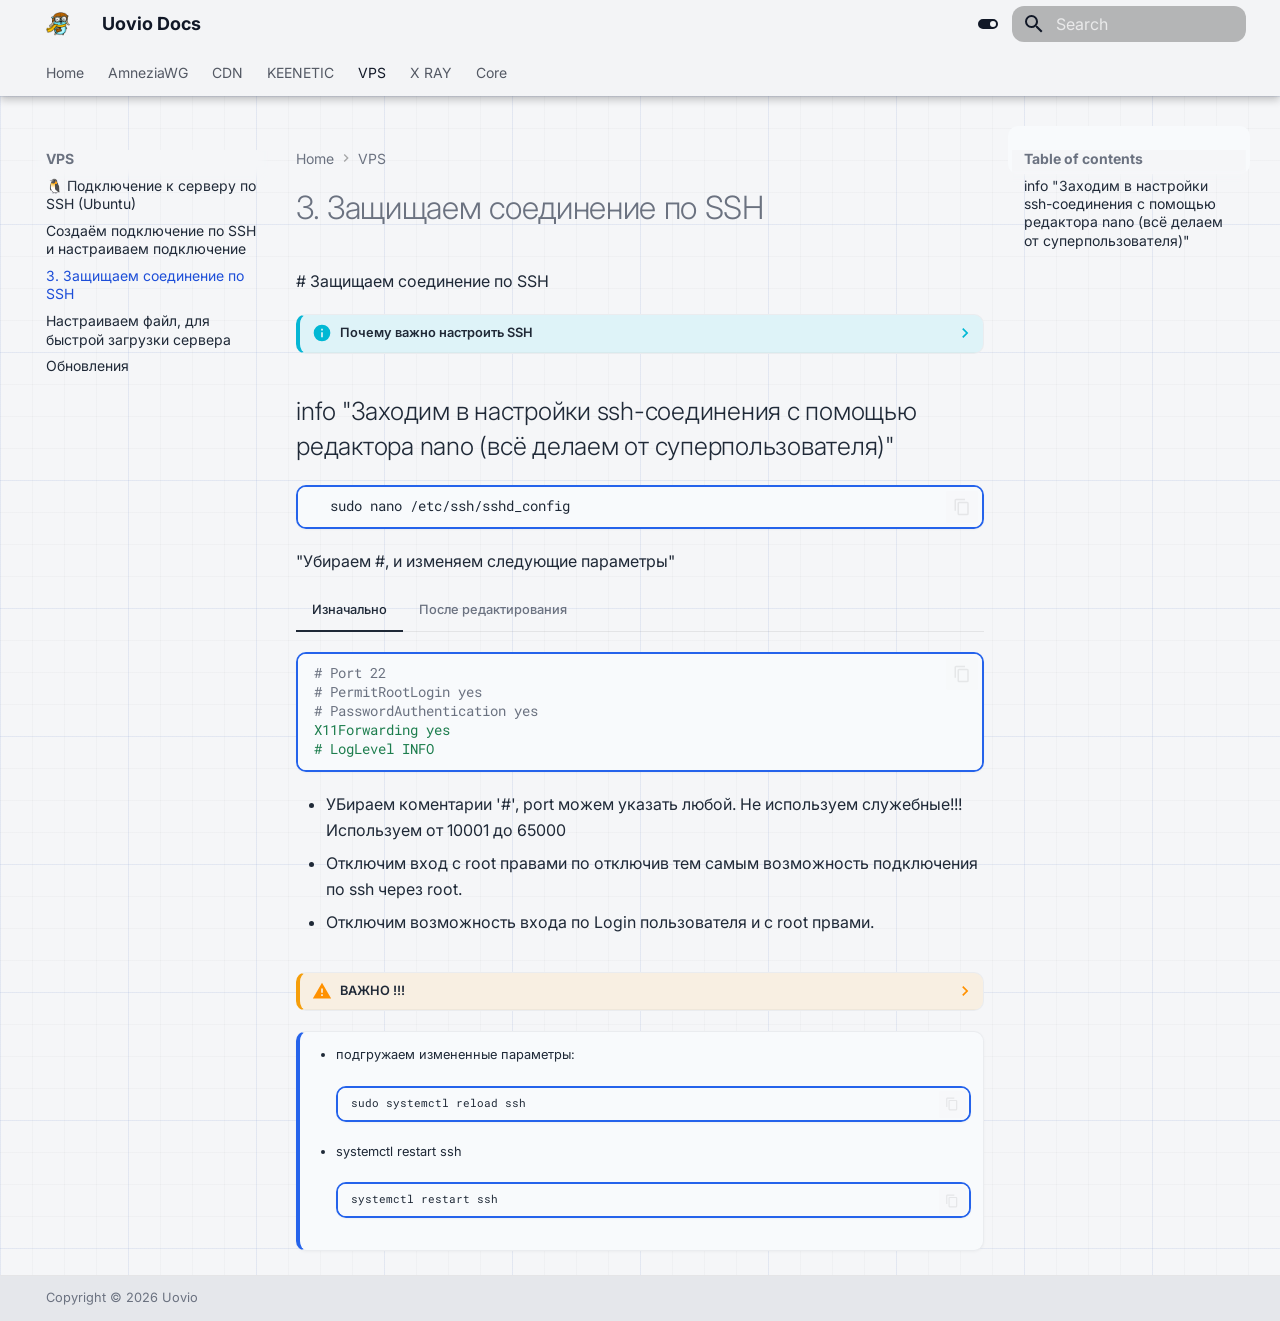
<file: VPS/3. Защищаем соединение по SSH/index.html>
<!doctype html>
<html lang="en" class="no-js">
  <head>
    
      <meta charset="utf-8">
      <meta name="viewport" content="width=device-width,initial-scale=1">
      
        <meta name="description" content="A short description of the project documentation site.">
      
      
      
        <link rel="canonical" href="https://mydomain.org/mysite/VPS/3.%20%D0%97%D0%B0%D1%89%D0%B8%D1%89%D0%B0%D0%B5%D0%BC%20%D1%81%D0%BE%D0%B5%D0%B4%D0%B8%D0%BD%D0%B5%D0%BD%D0%B8%D0%B5%20%D0%BF%D0%BE%20SSH/">
      
      
        <link rel="prev" href="../2.%20SSH%20%D0%BF%D0%BE%D0%B4%D0%BA%D0%BB%D1%8E%D1%87%D0%B5%D0%BD%D0%B8%D0%B5/">
      
      
        <link rel="next" href="../4.%20%D0%9D%D0%B0%D1%81%D1%82%D1%80%D0%B0%D0%B8%D0%B2%D0%B0%D0%B5%D0%BC%20%D0%BE%D0%BA%D0%BE%D1%87%D0%B2%D1%82%D0%B5%D0%BB%D1%8C%D0%BD%D0%BE%D0%B5%20%D0%BF%D0%BE%D0%B4%D0%BA%D0%BB%D1%8E%D1%87%D0%B5%D0%BD%D0%B8%D0%B5/">
      
      
        
      
      
      <link rel="icon" href="../../assets/logo.png">
      <meta name="generator" content="mkdocs-1.6.1, mkdocs-material-9.8.2">
    
    
      
        <title>3. Защищаем соединение по SSH - Uovio Docs</title>
      
    
    
      <link rel="stylesheet" href="../../assets/stylesheets/main.57a0d79d.min.css">
      
        
        <link rel="stylesheet" href="../../assets/stylesheets/palette.fb2fffe2.min.css">
      
      


    
    
      
    
    
      
        
        
        <link rel="preconnect" href="https://fonts.gstatic.com" crossorigin>
        <link rel="stylesheet" href="https://fonts.googleapis.com/css?family=Inter:300,300i,400,400i,700,700i%7CRoboto+Mono:400,400i,700,700i&display=fallback">
        <style>:root{--md-text-font:"Inter";--md-code-font:"Roboto Mono"}</style>
      
    
    
      <link rel="stylesheet" href="../../stylesheets/extra.css">
    
    <script>__md_scope=new URL("../..",location),__md_hash=e=>[...e].reduce(((e,_)=>(e<<5)-e+_.charCodeAt(0)),0),__md_get=(e,_=localStorage,t=__md_scope)=>JSON.parse(_.getItem(t.pathname+"."+e)),__md_set=(e,_,t=localStorage,a=__md_scope)=>{try{t.setItem(a.pathname+"."+e,JSON.stringify(_))}catch(e){}}</script>
    
      

    
    
  </head>
  
  
    
    
      
    
    
    
    
    <body dir="ltr" data-md-color-scheme="default" data-md-color-primary="indigo" data-md-color-accent="indigo">
  
    
    <input class="md-toggle" data-md-toggle="drawer" type="checkbox" id="__drawer" autocomplete="off">
    <input class="md-toggle" data-md-toggle="search" type="checkbox" id="__search" autocomplete="off">
    <label class="md-overlay" for="__drawer"></label>
    <div data-md-component="skip">
      
        
        <a href="#info-ssh-nano" class="md-skip">
          Skip to content
        </a>
      
    </div>
    <div data-md-component="announce">
      
    </div>
    
    
      

  

<header class="md-header md-header--shadow md-header--lifted" data-md-component="header">
  <nav class="md-header__inner md-grid" aria-label="Header">
    <a href="../.." title="Uovio Docs" class="md-header__button md-logo" aria-label="Uovio Docs" data-md-component="logo">
      
  <img src="../../assets/logo.png" alt="logo">

    </a>
    <label class="md-header__button md-icon" for="__drawer">
      
      <svg xmlns="http://www.w3.org/2000/svg" viewBox="0 0 24 24"><path d="M3 6h18v2H3zm0 5h18v2H3zm0 5h18v2H3z"/></svg>
    </label>
    <div class="md-header__title" data-md-component="header-title">
      <div class="md-header__ellipsis">
        <div class="md-header__topic">
          <span class="md-ellipsis">
            Uovio Docs
          </span>
        </div>
        <div class="md-header__topic" data-md-component="header-topic">
          <span class="md-ellipsis">
            
              3. Защищаем соединение по SSH
            
          </span>
        </div>
      </div>
    </div>
    
      
        <form class="md-header__option" data-md-component="palette">
  
    
    
    
    <input class="md-option" data-md-color-media="" data-md-color-scheme="default" data-md-color-primary="indigo" data-md-color-accent="indigo"  aria-label="Switch to dark mode"  type="radio" name="__palette" id="__palette_0">
    
      <label class="md-header__button md-icon" title="Switch to dark mode" for="__palette_1" hidden>
        <svg xmlns="http://www.w3.org/2000/svg" viewBox="0 0 24 24"><path d="M17 7H7a5 5 0 0 0-5 5 5 5 0 0 0 5 5h10a5 5 0 0 0 5-5 5 5 0 0 0-5-5m0 8a3 3 0 0 1-3-3 3 3 0 0 1 3-3 3 3 0 0 1 3 3 3 3 0 0 1-3 3"/></svg>
      </label>
    
  
    
    
    
    <input class="md-option" data-md-color-media="" data-md-color-scheme="slate" data-md-color-primary="indigo" data-md-color-accent="indigo"  aria-label="Switch to light mode"  type="radio" name="__palette" id="__palette_1">
    
      <label class="md-header__button md-icon" title="Switch to light mode" for="__palette_0" hidden>
        <svg xmlns="http://www.w3.org/2000/svg" viewBox="0 0 24 24"><path d="M17 6H7c-3.31 0-6 2.69-6 6s2.69 6 6 6h10c3.31 0 6-2.69 6-6s-2.69-6-6-6m0 10H7c-2.21 0-4-1.79-4-4s1.79-4 4-4h10c2.21 0 4 1.79 4 4s-1.79 4-4 4M7 9c-1.66 0-3 1.34-3 3s1.34 3 3 3 3-1.34 3-3-1.34-3-3-3"/></svg>
      </label>
    
  
</form>
      
    
    
      <script>var palette=__md_get("__palette");if(palette&&palette.color){if("(prefers-color-scheme)"===palette.color.media){var media=matchMedia("(prefers-color-scheme: light)"),input=document.querySelector(media.matches?"[data-md-color-media='(prefers-color-scheme: light)']":"[data-md-color-media='(prefers-color-scheme: dark)']");palette.color.media=input.getAttribute("data-md-color-media"),palette.color.scheme=input.getAttribute("data-md-color-scheme"),palette.color.primary=input.getAttribute("data-md-color-primary"),palette.color.accent=input.getAttribute("data-md-color-accent")}for(var[key,value]of Object.entries(palette.color))document.body.setAttribute("data-md-color-"+key,value)}</script>
    
    
    
      
      
        <label class="md-header__button md-icon" for="__search">
          
          <svg xmlns="http://www.w3.org/2000/svg" viewBox="0 0 24 24"><path d="M9.5 3A6.5 6.5 0 0 1 16 9.5c0 1.61-.59 3.09-1.56 4.23l.27.27h.79l5 5-1.5 1.5-5-5v-.79l-.27-.27A6.52 6.52 0 0 1 9.5 16 6.5 6.5 0 0 1 3 9.5 6.5 6.5 0 0 1 9.5 3m0 2C7 5 5 7 5 9.5S7 14 9.5 14 14 12 14 9.5 12 5 9.5 5"/></svg>
        </label>
        <div class="md-search" data-md-component="search" role="dialog">
  <label class="md-search__overlay" for="__search"></label>
  <div class="md-search__inner" role="search">
    <form class="md-search__form" name="search">
      <input type="text" class="md-search__input" name="query" aria-label="Search" placeholder="Search" autocapitalize="off" autocorrect="off" autocomplete="off" spellcheck="false" data-md-component="search-query" required>
      <label class="md-search__icon md-icon" for="__search">
        
        <svg xmlns="http://www.w3.org/2000/svg" viewBox="0 0 24 24"><path d="M9.5 3A6.5 6.5 0 0 1 16 9.5c0 1.61-.59 3.09-1.56 4.23l.27.27h.79l5 5-1.5 1.5-5-5v-.79l-.27-.27A6.52 6.52 0 0 1 9.5 16 6.5 6.5 0 0 1 3 9.5 6.5 6.5 0 0 1 9.5 3m0 2C7 5 5 7 5 9.5S7 14 9.5 14 14 12 14 9.5 12 5 9.5 5"/></svg>
        
        <svg xmlns="http://www.w3.org/2000/svg" viewBox="0 0 24 24"><path d="M20 11v2H8l5.5 5.5-1.42 1.42L4.16 12l7.92-7.92L13.5 5.5 8 11z"/></svg>
      </label>
      <nav class="md-search__options" aria-label="Search">
        
          <a href="javascript:void(0)" class="md-search__icon md-icon" title="Share" aria-label="Share" data-clipboard data-clipboard-text="" data-md-component="search-share" tabindex="-1">
            
            <svg xmlns="http://www.w3.org/2000/svg" viewBox="0 0 24 24"><path d="M18 16.08c-.76 0-1.44.3-1.96.77L8.91 12.7c.05-.23.09-.46.09-.7s-.04-.47-.09-.7l7.05-4.11c.54.5 1.25.81 2.04.81a3 3 0 0 0 3-3 3 3 0 0 0-3-3 3 3 0 0 0-3 3c0 .24.04.47.09.7L8.04 9.81C7.5 9.31 6.79 9 6 9a3 3 0 0 0-3 3 3 3 0 0 0 3 3c.79 0 1.5-.31 2.04-.81l7.12 4.15c-.05.21-.08.43-.08.66 0 1.61 1.31 2.91 2.92 2.91s2.92-1.3 2.92-2.91A2.92 2.92 0 0 0 18 16.08"/></svg>
          </a>
        
        <button type="reset" class="md-search__icon md-icon" title="Clear" aria-label="Clear" tabindex="-1">
          
          <svg xmlns="http://www.w3.org/2000/svg" viewBox="0 0 24 24"><path d="M19 6.41 17.59 5 12 10.59 6.41 5 5 6.41 10.59 12 5 17.59 6.41 19 12 13.41 17.59 19 19 17.59 13.41 12z"/></svg>
        </button>
      </nav>
      
        <div class="md-search__suggest" data-md-component="search-suggest"></div>
      
    </form>
    <div class="md-search__output">
      <div class="md-search__scrollwrap" tabindex="0" data-md-scrollfix>
        <div class="md-search-result" data-md-component="search-result">
          <div class="md-search-result__meta">
            Initializing search
          </div>
          <ol class="md-search-result__list" role="presentation"></ol>
        </div>
      </div>
    </div>
  </div>
</div>
      
    
    
  </nav>
  
    
      
<nav class="md-tabs" aria-label="Tabs" data-md-component="tabs">
  <div class="md-grid">
    <ul class="md-tabs__list">
      
        
  
  
  
  
    <li class="md-tabs__item">
      <a href="../.." class="md-tabs__link">
        
  
  
    
  
  Home

      </a>
    </li>
  

      
        
  
  
  
  
    
    
      <li class="md-tabs__item">
        <a href="../../AmneziaWG/AmneziaWG/" class="md-tabs__link">
          
  
  
    
  
  AmneziaWG

        </a>
      </li>
    
  

      
        
  
  
  
  
    
    
      <li class="md-tabs__item">
        <a href="../../CDN/CDN%20XHHTP/" class="md-tabs__link">
          
  
  
    
  
  CDN

        </a>
      </li>
    
  

      
        
  
  
  
  
    
    
      <li class="md-tabs__item">
        <a href="../../KEENETIC/VLEES%20in%20KEENETIC/" class="md-tabs__link">
          
  
  
    
  
  KEENETIC

        </a>
      </li>
    
  

      
        
  
  
  
    
  
  
    
    
      <li class="md-tabs__item md-tabs__item--active">
        <a href="../1.%20%D0%9F%D0%BE%D0%B4%D0%BA%D0%BB%D1%8E%D1%87%D0%B5%D0%BD%D0%B8%D0%B5/" class="md-tabs__link">
          
  
  
    
  
  VPS

        </a>
      </li>
    
  

      
        
  
  
  
  
    
    
      <li class="md-tabs__item">
        <a href="../../X-RAY/vless%20%20moscow-germany/" class="md-tabs__link">
          
  
  
    
  
  X RAY

        </a>
      </li>
    
  

      
        
  
  
  
  
    
    
      <li class="md-tabs__item">
        <a href="../../core/INSTALL_OLCRTC_MANAGER_PANEL_WBSTREAM-14/" class="md-tabs__link">
          
  
  
    
  
  Core

        </a>
      </li>
    
  

      
    </ul>
  </div>
</nav>
    
  
</header>
    
    <div class="md-container" data-md-component="container">
      
      
        
      
      <main class="md-main" data-md-component="main">
        <div class="md-main__inner md-grid">
          
            
              
              <div class="md-sidebar md-sidebar--primary" data-md-component="sidebar" data-md-type="navigation" >
                <div class="md-sidebar__scrollwrap">
                  <div class="md-sidebar__inner">
                    


  


<nav class="md-nav md-nav--primary md-nav--lifted" aria-label="Navigation" data-md-level="0">
  <label class="md-nav__title" for="__drawer">
    <a href="../.." title="Uovio Docs" class="md-nav__button md-logo" aria-label="Uovio Docs" data-md-component="logo">
      
  <img src="../../assets/logo.png" alt="logo">

    </a>
    Uovio Docs
  </label>
  
  <ul class="md-nav__list" data-md-scrollfix>
    
      
      
  
  
  
  
    <li class="md-nav__item">
      <a href="../.." class="md-nav__link">
        
  
  
  <span class="md-ellipsis">
    
  
    Home
  

    
  </span>
  
  

      </a>
    </li>
  

    
      
      
  
  
  
  
    
    
      
        
      
        
      
    
    
    
      
      
        
      
    
    
      
        
        
      
    
    <li class="md-nav__item md-nav__item--pruned md-nav__item--nested">
      
        
  
  
  
    <a href="../../AmneziaWG/AmneziaWG/" class="md-nav__link">
      
  
  
  <span class="md-ellipsis">
    
  
    AmneziaWG
  

    
  </span>
  
  

      
        <span class="md-nav__icon md-icon"></span>
      
    </a>
  

      
    </li>
  

    
      
      
  
  
  
  
    
    
      
        
      
    
    
    
      
      
        
      
    
    
      
        
        
      
    
    <li class="md-nav__item md-nav__item--pruned md-nav__item--nested">
      
        
  
  
  
    <a href="../../CDN/CDN%20XHHTP/" class="md-nav__link">
      
  
  
  <span class="md-ellipsis">
    
  
    CDN
  

    
  </span>
  
  

      
        <span class="md-nav__icon md-icon"></span>
      
    </a>
  

      
    </li>
  

    
      
      
  
  
  
  
    
    
      
        
      
    
    
    
      
      
        
      
    
    
      
        
        
      
    
    <li class="md-nav__item md-nav__item--pruned md-nav__item--nested">
      
        
  
  
  
    <a href="../../KEENETIC/VLEES%20in%20KEENETIC/" class="md-nav__link">
      
  
  
  <span class="md-ellipsis">
    
  
    KEENETIC
  

    
  </span>
  
  

      
        <span class="md-nav__icon md-icon"></span>
      
    </a>
  

      
    </li>
  

    
      
      
  
  
    
  
  
  
    
    
      
        
      
        
      
        
      
        
      
        
      
    
    
    
      
        
        
      
      
        
      
    
    
      
    
    <li class="md-nav__item md-nav__item--active md-nav__item--section md-nav__item--nested">
      
        
        
        <input class="md-nav__toggle md-toggle " type="checkbox" id="__nav_5" checked>
        
          
          <label class="md-nav__link" for="__nav_5" id="__nav_5_label" tabindex="">
            
  
  
  <span class="md-ellipsis">
    
  
    VPS
  

    
  </span>
  
  

            <span class="md-nav__icon md-icon"></span>
          </label>
        
        <nav class="md-nav" data-md-level="1" aria-labelledby="__nav_5_label" aria-expanded="true">
          <label class="md-nav__title" for="__nav_5">
            <span class="md-nav__icon md-icon"></span>
            
  
    VPS
  

          </label>
          <ul class="md-nav__list" data-md-scrollfix>
            
              
                
  
  
  
  
    <li class="md-nav__item">
      <a href="../1.%20%D0%9F%D0%BE%D0%B4%D0%BA%D0%BB%D1%8E%D1%87%D0%B5%D0%BD%D0%B8%D0%B5/" class="md-nav__link">
        
  
  
  <span class="md-ellipsis">
    
  
    🐧 Подключение к серверу по SSH (Ubuntu)
  

    
  </span>
  
  

      </a>
    </li>
  

              
            
              
                
  
  
  
  
    <li class="md-nav__item">
      <a href="../2.%20SSH%20%D0%BF%D0%BE%D0%B4%D0%BA%D0%BB%D1%8E%D1%87%D0%B5%D0%BD%D0%B8%D0%B5/" class="md-nav__link">
        
  
  
  <span class="md-ellipsis">
    
  
    Создаём подключение по SSH и настраиваем подключение
  

    
  </span>
  
  

      </a>
    </li>
  

              
            
              
                
  
  
    
  
  
  
    <li class="md-nav__item md-nav__item--active">
      
      <input class="md-nav__toggle md-toggle" type="checkbox" id="__toc">
      
      
      
        <label class="md-nav__link md-nav__link--active" for="__toc">
          
  
  
  <span class="md-ellipsis">
    
  
    3. Защищаем соединение по SSH
  

    
  </span>
  
  

          <span class="md-nav__icon md-icon"></span>
        </label>
      
      <a href="./" class="md-nav__link md-nav__link--active">
        
  
  
  <span class="md-ellipsis">
    
  
    3. Защищаем соединение по SSH
  

    
  </span>
  
  

      </a>
      
        

<nav class="md-nav md-nav--secondary" aria-label="Table of contents">
  
  
  
  
    <label class="md-nav__title" for="__toc">
      <span class="md-nav__icon md-icon"></span>
      Table of contents
    </label>
    <ul class="md-nav__list" data-md-component="toc" data-md-scrollfix>
      
        <li class="md-nav__item">
  <a href="#info-ssh-nano" class="md-nav__link">
    <span class="md-ellipsis">
      
        info "Заходим в настройки ssh-соединения с помощью редактора nano (всё делаем от суперпользователя)"
      
    </span>
  </a>
  
</li>
      
    </ul>
  
</nav>
      
    </li>
  

              
            
              
                
  
  
  
  
    <li class="md-nav__item">
      <a href="../4.%20%D0%9D%D0%B0%D1%81%D1%82%D1%80%D0%B0%D0%B8%D0%B2%D0%B0%D0%B5%D0%BC%20%D0%BE%D0%BA%D0%BE%D1%87%D0%B2%D1%82%D0%B5%D0%BB%D1%8C%D0%BD%D0%BE%D0%B5%20%D0%BF%D0%BE%D0%B4%D0%BA%D0%BB%D1%8E%D1%87%D0%B5%D0%BD%D0%B8%D0%B5/" class="md-nav__link">
        
  
  
  <span class="md-ellipsis">
    
  
    Настраиваем файл, для быстрой загрузки сервера
  

    
  </span>
  
  

      </a>
    </li>
  

              
            
              
                
  
  
  
  
    <li class="md-nav__item">
      <a href="../%D0%9F%D1%80%D0%BE%D0%B2%D0%B5%D1%80%D0%BA%D0%B0%20%D0%BE%D0%B1%D0%BD%D0%BE%D0%B2%D0%BB%D0%B5%D0%BD%D0%B8%D0%B9/" class="md-nav__link">
        
  
  
  <span class="md-ellipsis">
    
  
    Обновления
  

    
  </span>
  
  

      </a>
    </li>
  

              
            
          </ul>
        </nav>
      
    </li>
  

    
      
      
  
  
  
  
    
    
      
        
      
    
    
    
      
      
        
      
    
    
      
        
        
      
    
    <li class="md-nav__item md-nav__item--pruned md-nav__item--nested">
      
        
  
  
  
    <a href="../../X-RAY/vless%20%20moscow-germany/" class="md-nav__link">
      
  
  
  <span class="md-ellipsis">
    
  
    X RAY
  

    
  </span>
  
  

      
        <span class="md-nav__icon md-icon"></span>
      
    </a>
  

      
    </li>
  

    
      
      
  
  
  
  
    
    
      
        
      
    
    
    
      
      
        
      
    
    
      
        
        
      
    
    <li class="md-nav__item md-nav__item--pruned md-nav__item--nested">
      
        
  
  
  
    <a href="../../core/INSTALL_OLCRTC_MANAGER_PANEL_WBSTREAM-14/" class="md-nav__link">
      
  
  
  <span class="md-ellipsis">
    
  
    Core
  

    
  </span>
  
  

      
        <span class="md-nav__icon md-icon"></span>
      
    </a>
  

      
    </li>
  

    
  </ul>
</nav>
                  </div>
                </div>
              </div>
            
            
              
              <div class="md-sidebar md-sidebar--secondary" data-md-component="sidebar" data-md-type="toc" >
                <div class="md-sidebar__scrollwrap">
                  <div class="md-sidebar__inner">
                    

<nav class="md-nav md-nav--secondary" aria-label="Table of contents">
  
  
  
  
    <label class="md-nav__title" for="__toc">
      <span class="md-nav__icon md-icon"></span>
      Table of contents
    </label>
    <ul class="md-nav__list" data-md-component="toc" data-md-scrollfix>
      
        <li class="md-nav__item">
  <a href="#info-ssh-nano" class="md-nav__link">
    <span class="md-ellipsis">
      
        info "Заходим в настройки ssh-соединения с помощью редактора nano (всё делаем от суперпользователя)"
      
    </span>
  </a>
  
</li>
      
    </ul>
  
</nav>
                  </div>
                </div>
              </div>
            
          
          
            <div class="md-content" data-md-component="content">
              
                



  


  <nav class="md-path" aria-label="Navigation" >
    <ol class="md-path__list">
      
        
  
  
    <li class="md-path__item">
      <a href="../.." class="md-path__link">
        
  <span class="md-ellipsis">
    Home
  </span>

      </a>
    </li>
  

      
      
        
  
  
    
    
      <li class="md-path__item">
        <a href="../1.%20%D0%9F%D0%BE%D0%B4%D0%BA%D0%BB%D1%8E%D1%87%D0%B5%D0%BD%D0%B8%D0%B5/" class="md-path__link">
          
  <span class="md-ellipsis">
    VPS
  </span>

        </a>
      </li>
    
  

      
    </ol>
  </nav>

              
              <article class="md-content__inner md-typeset">
                
                  



  <h1>3. Защищаем соединение по SSH</h1>

<p># Защищаем соединение по SSH</p>
<details class="info">
<summary>Почему важно настроить SSH</summary>
<p>Залётные хакеры первым делом пытаются подключаться к SSH (по стандартному порту 22, от имени root).<br />
Также Роскомнадзор может догадаться проверять наличие открытого стандартного 22‑го SSH‑порта у вашего сервера.</p>
<p>Поэтому делаем следующее:</p>
<ul>
<li>Запрещаем подключение по SSH пользователю <strong>root</strong> (будем входить через нового пользователя)</li>
<li>Меняем стандартный порт SSH (с 22 на любой другой)</li>
<li>Добавляем подключение по <strong>SSH‑ключам</strong> и запрещаем вход по паролю</li>
</ul>
</details>
<h2 id="info-ssh-nano">info "Заходим в настройки ssh-соединения с помощью редактора nano (всё делаем от суперпользователя)"<a class="headerlink" href="#info-ssh-nano" title="Ссылка на раздел">&para;</a></h2>
<div class="language-bash highlight"><pre><span></span><code><span id="__span-0-1"><a id="__codelineno-0-1" name="__codelineno-0-1" href="#__codelineno-0-1"></a><span class="w">  </span>sudo<span class="w"> </span>nano<span class="w"> </span>/etc/ssh/sshd_config
</span></code></pre></div>
<p>"Убираем #, и изменяем следующие параметры"</p>
<div class="tabbed-set tabbed-alternate" data-tabs="1:2"><input checked="checked" id="__tabbed_1_1" name="__tabbed_1" type="radio" /><input id="__tabbed_1_2" name="__tabbed_1" type="radio" /><div class="tabbed-labels"><label for="__tabbed_1_1">Изначально</label><label for="__tabbed_1_2">После редактирования</label></div>
<div class="tabbed-content">
<div class="tabbed-block">
<div class="language-yaml highlight"><pre><span></span><code><span id="__span-1-1"><a id="__codelineno-1-1" name="__codelineno-1-1" href="#__codelineno-1-1"></a><span class="c1"># Port 22</span>
</span><span id="__span-1-2"><a id="__codelineno-1-2" name="__codelineno-1-2" href="#__codelineno-1-2"></a><span class="c1"># PermitRootLogin yes</span>
</span><span id="__span-1-3"><a id="__codelineno-1-3" name="__codelineno-1-3" href="#__codelineno-1-3"></a><span class="c1"># PasswordAuthentication yes</span>
</span><span id="__span-1-4"><a id="__codelineno-1-4" name="__codelineno-1-4" href="#__codelineno-1-4"></a><span class="l l-Scalar l-Scalar-Plain">X11Forwarding yes</span>
</span><span id="__span-1-5"><a id="__codelineno-1-5" name="__codelineno-1-5" href="#__codelineno-1-5"></a><span class="l l-Scalar l-Scalar-Plain"># LogLevel INFO</span>
</span></code></pre></div>
<ul>
<li>УБираем коментарии '#', port можем указать любой. Не используем служебные!!! Используем от 10001 до 65000</li>
<li>Отключим вход c root правами по отключив тем самым возможность  подключения по ssh через root.</li>
<li>Отключим возможность входа по Login пользователя и с root првами.</li>
</ul>
</div>
<div class="tabbed-block">
<div class="language-yaml highlight"><pre><span></span><code><span id="__span-2-1"><a id="__codelineno-2-1" name="__codelineno-2-1" href="#__codelineno-2-1"></a><span class="l l-Scalar l-Scalar-Plain">Port 45325</span><span class="w"> </span><span class="c1"># (1)!</span>
</span><span id="__span-2-2"><a id="__codelineno-2-2" name="__codelineno-2-2" href="#__codelineno-2-2"></a><span class="l l-Scalar l-Scalar-Plain">PubkeyAuthentication yes</span><span class="w"> </span><span class="c1"># (2)!</span>
</span><span id="__span-2-3"><a id="__codelineno-2-3" name="__codelineno-2-3" href="#__codelineno-2-3"></a><span class="l l-Scalar l-Scalar-Plain">PermitRootLogin no</span><span class="w"> </span><span class="c1"># (3)!</span>
</span><span id="__span-2-4"><a id="__codelineno-2-4" name="__codelineno-2-4" href="#__codelineno-2-4"></a><span class="l l-Scalar l-Scalar-Plain">PermitRootLogin prohibit-password</span><span class="w"> </span><span class="c1"># (3.1)!</span>
</span><span id="__span-2-5"><a id="__codelineno-2-5" name="__codelineno-2-5" href="#__codelineno-2-5"></a><span class="l l-Scalar l-Scalar-Plain">PasswordAuthentication no</span><span class="w"> </span><span class="c1"># (4)!</span>
</span><span id="__span-2-6"><a id="__codelineno-2-6" name="__codelineno-2-6" href="#__codelineno-2-6"></a><span class="l l-Scalar l-Scalar-Plain">LogLevel VERBOSE</span><span class="w"> </span><span class="c1"># (5)!</span>
</span><span id="__span-2-7"><a id="__codelineno-2-7" name="__codelineno-2-7" href="#__codelineno-2-7"></a><span class="l l-Scalar l-Scalar-Plain">X11Forwarding no</span><span class="w"> </span><span class="c1"># (6)!</span>
</span><span id="__span-2-8"><a id="__codelineno-2-8" name="__codelineno-2-8" href="#__codelineno-2-8"></a><span class="l l-Scalar l-Scalar-Plain">AllowUsers USER</span><span class="w"> </span><span class="c1"># (7)!</span>
</span></code></pre></div>
<ol>
<li>Тут должны придумать порт, указываем тот порт через который будем взаимодействовать с сервером по SSH </li>
<li>Опция дополнительной безопастности, подключаться можем только по PublickKey</li>
<li>Запрещаем подключаться по ssh через root!
3.1. Разрешаем подключаться по ssh, пользователю root</li>
<li>Запрещаем подключаться, по логину и паролю. (Если мы тут запрещаем, иногда мы можем подключиться к серверу по логину и паролю. Для того чтобы это исправить читай ниже)</li>
<li>логи</li>
<li>Это способ удалённо запускать графические приложения и видеть их локально через SSH. Данную функцию отключаем. </li>
<li>Разрешаем доступ только определенным пользователям, а остальным запрещаем. Можно прописать несколько пользователей, пишем через пробел. </li>
</ol>
<p>Сохраняем файл:
<div class="language-bash highlight"><pre><span></span><code><span id="__span-3-1"><a id="__codelineno-3-1" name="__codelineno-3-1" href="#__codelineno-3-1"></a><span class="w">  </span>Ctrl<span class="w"> </span>+<span class="w"> </span>O
</span></code></pre></div></p>
<p>Закрываем файл:
<div class="language-bash highlight"><pre><span></span><code><span id="__span-4-1"><a id="__codelineno-4-1" name="__codelineno-4-1" href="#__codelineno-4-1"></a>Ctrl<span class="w"> </span>+<span class="w"> </span>X
</span></code></pre></div></p>
</div>
</div>
</div>
<details class="warning">
<summary>ВАЖНО !!!</summary>
<p>Если при открытии основного файла конфигурации SSH командой:
'sudo nano /etc/ssh/sshd_config'
мы видим строку: 'Include /etc/ssh/sshd_config.d/*.conf'</p>
<p>это означает, что сервер SSH автоматически подгружает дополнительные конфигурационные файлы из каталога /etc/ssh/sshd_config.d/. Поэтому, чтобы корректно отключить вход по паролю, необходимо перейти в соответствующий файл внутри этой директории и внести изменения именно там. В выбранном конфигурационном файле нужно отключить возможность аутентификации по паролю, установив параметры, запрещающие такой тип входа.</p>
<div class="language-bash highlight"><pre><span></span><code><span id="__span-5-1"><a id="__codelineno-5-1" name="__codelineno-5-1" href="#__codelineno-5-1"></a><span class="w">  </span>sudo<span class="w"> </span>nano<span class="w"> </span>Include<span class="w"> </span>/etc/ssh/sshd_config.d/*.conf
</span></code></pre></div>
<p>После открытия данного файла, редактируем ее следующим образом:</p>
<div class="tabbed-set tabbed-alternate" data-tabs="2:2"><input checked="checked" id="__tabbed_2_1" name="__tabbed_2" type="radio" /><input id="__tabbed_2_2" name="__tabbed_2" type="radio" /><div class="tabbed-labels"><label for="__tabbed_2_1">Изначально</label><label for="__tabbed_2_2">После редактирования</label></div>
<div class="tabbed-content">
<div class="tabbed-block">
<div class="language-markdown highlight"><pre><span></span><code><span id="__span-6-1"><a id="__codelineno-6-1" name="__codelineno-6-1" href="#__codelineno-6-1"></a>  PasswordAuthentication yes
</span></code></pre></div>
</div>
<div class="tabbed-block">
<p><div class="language-markdown highlight"><pre><span></span><code><span id="__span-7-1"><a id="__codelineno-7-1" name="__codelineno-7-1" href="#__codelineno-7-1"></a>  PasswordAuthentication no  # (1)! 
</span></code></pre></div>
1. мы запрещаем вход по паролю.</p>
</div>
</div>
</div>
</details>
<div class="admonition note">
<ul>
<li>подгружаем измененные параметры:
 <div class="language-bash highlight"><pre><span></span><code><span id="__span-8-1"><a id="__codelineno-8-1" name="__codelineno-8-1" href="#__codelineno-8-1"></a>sudo<span class="w"> </span>systemctl<span class="w"> </span>reload<span class="w"> </span>ssh
</span></code></pre></div></li>
<li>systemctl restart ssh
 <div class="language-bash highlight"><pre><span></span><code><span id="__span-9-1"><a id="__codelineno-9-1" name="__codelineno-9-1" href="#__codelineno-9-1"></a>systemctl<span class="w"> </span>restart<span class="w"> </span>ssh
</span></code></pre></div></li>
</ul>
</div>












                
              </article>
            </div>
          
          
<script>var target=document.getElementById(location.hash.slice(1));target&&target.name&&(target.checked=target.name.startsWith("__tabbed_"))</script>
        </div>
        
          <button type="button" class="md-top md-icon" data-md-component="top" hidden>
  
  <svg xmlns="http://www.w3.org/2000/svg" viewBox="0 0 24 24"><path d="M13 20h-2V8l-5.5 5.5-1.42-1.42L12 4.16l7.92 7.92-1.42 1.42L13 8z"/></svg>
  Back to top
</button>
        
      </main>
      
        <footer class="md-footer">
  
  <div class="md-footer-meta md-typeset">
    <div class="md-footer-meta__inner md-grid">
      <div class="md-copyright">
  
    <div class="md-copyright__highlight">
      Copyright &copy; 2026 Uovio
    </div>
  
  
</div>
      
    </div>
  </div>
</footer>
      
    </div>
    <div class="md-dialog" data-md-component="dialog">
      <div class="md-dialog__inner md-typeset"></div>
    </div>
    
      <div class="md-progress" data-md-component="progress" role="progressbar"></div>
    
    
    
      
      
      <script id="__config" type="application/json">{"annotate": null, "base": "../..", "features": ["navigation.tabs", "navigation.tabs.sticky", "navigation.sections", "navigation.expand", "navigation.path", "navigation.indexes", "navigation.prune", "navigation.instant", "navigation.instant.progress", "navigation.tracking", "navigation.top", "search.suggest", "search.highlight", "search.share", "content.code.copy", "content.code.annotate", "content.tooltips", "content.action.edit", "content.action.view", "toc.follow"], "search": "../../assets/javascripts/workers/search.a7633da7.min.js", "tags": null, "translations": {"clipboard.copied": "Copied to clipboard", "clipboard.copy": "Copy to clipboard", "search.result.more.one": "1 more on this page", "search.result.more.other": "# more on this page", "search.result.none": "No matching documents", "search.result.one": "1 matching document", "search.result.other": "# matching documents", "search.result.placeholder": "Type to start searching", "search.result.term.missing": "Missing", "select.version": "Select version"}, "version": null}</script>
    
    
      <script src="../../assets/javascripts/bundle.a5f9d56c.min.js"></script>
      
    
  </body>
</html>
</file>
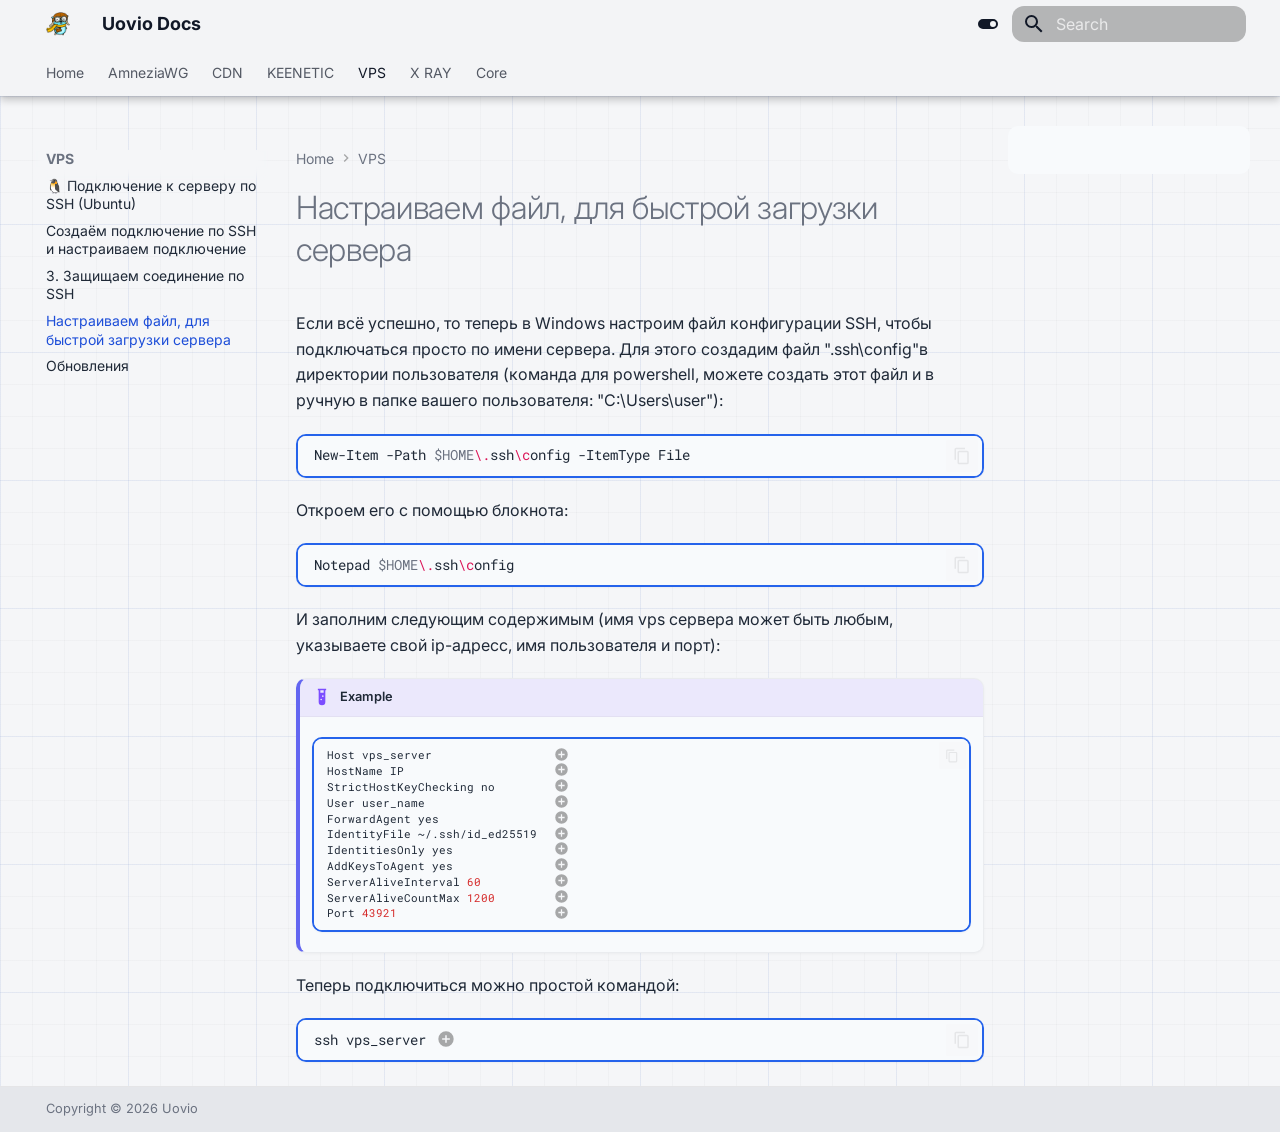
<file: VPS/4. Настраиваем окочвтельное подключение/index.html>
<!doctype html>
<html lang="en" class="no-js">
  <head>
    
      <meta charset="utf-8">
      <meta name="viewport" content="width=device-width,initial-scale=1">
      
        <meta name="description" content="A short description of the project documentation site.">
      
      
      
        <link rel="canonical" href="https://mydomain.org/mysite/VPS/4.%20%D0%9D%D0%B0%D1%81%D1%82%D1%80%D0%B0%D0%B8%D0%B2%D0%B0%D0%B5%D0%BC%20%D0%BE%D0%BA%D0%BE%D1%87%D0%B2%D1%82%D0%B5%D0%BB%D1%8C%D0%BD%D0%BE%D0%B5%20%D0%BF%D0%BE%D0%B4%D0%BA%D0%BB%D1%8E%D1%87%D0%B5%D0%BD%D0%B8%D0%B5/">
      
      
        <link rel="prev" href="../3.%20%D0%97%D0%B0%D1%89%D0%B8%D1%89%D0%B0%D0%B5%D0%BC%20%D1%81%D0%BE%D0%B5%D0%B4%D0%B8%D0%BD%D0%B5%D0%BD%D0%B8%D0%B5%20%D0%BF%D0%BE%20SSH/">
      
      
        <link rel="next" href="../%D0%9F%D1%80%D0%BE%D0%B2%D0%B5%D1%80%D0%BA%D0%B0%20%D0%BE%D0%B1%D0%BD%D0%BE%D0%B2%D0%BB%D0%B5%D0%BD%D0%B8%D0%B9/">
      
      
        
      
      
      <link rel="icon" href="../../assets/logo.png">
      <meta name="generator" content="mkdocs-1.6.1, mkdocs-material-9.8.2">
    
    
      
        <title>Настраиваем файл, для быстрой загрузки сервера - Uovio Docs</title>
      
    
    
      <link rel="stylesheet" href="../../assets/stylesheets/main.57a0d79d.min.css">
      
        
        <link rel="stylesheet" href="../../assets/stylesheets/palette.fb2fffe2.min.css">
      
      


    
    
      
    
    
      
        
        
        <link rel="preconnect" href="https://fonts.gstatic.com" crossorigin>
        <link rel="stylesheet" href="https://fonts.googleapis.com/css?family=Inter:300,300i,400,400i,700,700i%7CRoboto+Mono:400,400i,700,700i&display=fallback">
        <style>:root{--md-text-font:"Inter";--md-code-font:"Roboto Mono"}</style>
      
    
    
      <link rel="stylesheet" href="../../stylesheets/extra.css">
    
    <script>__md_scope=new URL("../..",location),__md_hash=e=>[...e].reduce(((e,_)=>(e<<5)-e+_.charCodeAt(0)),0),__md_get=(e,_=localStorage,t=__md_scope)=>JSON.parse(_.getItem(t.pathname+"."+e)),__md_set=(e,_,t=localStorage,a=__md_scope)=>{try{t.setItem(a.pathname+"."+e,JSON.stringify(_))}catch(e){}}</script>
    
      

    
    
  </head>
  
  
    
    
      
    
    
    
    
    <body dir="ltr" data-md-color-scheme="default" data-md-color-primary="indigo" data-md-color-accent="indigo">
  
    
    <input class="md-toggle" data-md-toggle="drawer" type="checkbox" id="__drawer" autocomplete="off">
    <input class="md-toggle" data-md-toggle="search" type="checkbox" id="__search" autocomplete="off">
    <label class="md-overlay" for="__drawer"></label>
    <div data-md-component="skip">
      
        
        <a href="#_1" class="md-skip">
          Skip to content
        </a>
      
    </div>
    <div data-md-component="announce">
      
    </div>
    
    
      

  

<header class="md-header md-header--shadow md-header--lifted" data-md-component="header">
  <nav class="md-header__inner md-grid" aria-label="Header">
    <a href="../.." title="Uovio Docs" class="md-header__button md-logo" aria-label="Uovio Docs" data-md-component="logo">
      
  <img src="../../assets/logo.png" alt="logo">

    </a>
    <label class="md-header__button md-icon" for="__drawer">
      
      <svg xmlns="http://www.w3.org/2000/svg" viewBox="0 0 24 24"><path d="M3 6h18v2H3zm0 5h18v2H3zm0 5h18v2H3z"/></svg>
    </label>
    <div class="md-header__title" data-md-component="header-title">
      <div class="md-header__ellipsis">
        <div class="md-header__topic">
          <span class="md-ellipsis">
            Uovio Docs
          </span>
        </div>
        <div class="md-header__topic" data-md-component="header-topic">
          <span class="md-ellipsis">
            
              Настраиваем файл, для быстрой загрузки сервера
            
          </span>
        </div>
      </div>
    </div>
    
      
        <form class="md-header__option" data-md-component="palette">
  
    
    
    
    <input class="md-option" data-md-color-media="" data-md-color-scheme="default" data-md-color-primary="indigo" data-md-color-accent="indigo"  aria-label="Switch to dark mode"  type="radio" name="__palette" id="__palette_0">
    
      <label class="md-header__button md-icon" title="Switch to dark mode" for="__palette_1" hidden>
        <svg xmlns="http://www.w3.org/2000/svg" viewBox="0 0 24 24"><path d="M17 7H7a5 5 0 0 0-5 5 5 5 0 0 0 5 5h10a5 5 0 0 0 5-5 5 5 0 0 0-5-5m0 8a3 3 0 0 1-3-3 3 3 0 0 1 3-3 3 3 0 0 1 3 3 3 3 0 0 1-3 3"/></svg>
      </label>
    
  
    
    
    
    <input class="md-option" data-md-color-media="" data-md-color-scheme="slate" data-md-color-primary="indigo" data-md-color-accent="indigo"  aria-label="Switch to light mode"  type="radio" name="__palette" id="__palette_1">
    
      <label class="md-header__button md-icon" title="Switch to light mode" for="__palette_0" hidden>
        <svg xmlns="http://www.w3.org/2000/svg" viewBox="0 0 24 24"><path d="M17 6H7c-3.31 0-6 2.69-6 6s2.69 6 6 6h10c3.31 0 6-2.69 6-6s-2.69-6-6-6m0 10H7c-2.21 0-4-1.79-4-4s1.79-4 4-4h10c2.21 0 4 1.79 4 4s-1.79 4-4 4M7 9c-1.66 0-3 1.34-3 3s1.34 3 3 3 3-1.34 3-3-1.34-3-3-3"/></svg>
      </label>
    
  
</form>
      
    
    
      <script>var palette=__md_get("__palette");if(palette&&palette.color){if("(prefers-color-scheme)"===palette.color.media){var media=matchMedia("(prefers-color-scheme: light)"),input=document.querySelector(media.matches?"[data-md-color-media='(prefers-color-scheme: light)']":"[data-md-color-media='(prefers-color-scheme: dark)']");palette.color.media=input.getAttribute("data-md-color-media"),palette.color.scheme=input.getAttribute("data-md-color-scheme"),palette.color.primary=input.getAttribute("data-md-color-primary"),palette.color.accent=input.getAttribute("data-md-color-accent")}for(var[key,value]of Object.entries(palette.color))document.body.setAttribute("data-md-color-"+key,value)}</script>
    
    
    
      
      
        <label class="md-header__button md-icon" for="__search">
          
          <svg xmlns="http://www.w3.org/2000/svg" viewBox="0 0 24 24"><path d="M9.5 3A6.5 6.5 0 0 1 16 9.5c0 1.61-.59 3.09-1.56 4.23l.27.27h.79l5 5-1.5 1.5-5-5v-.79l-.27-.27A6.52 6.52 0 0 1 9.5 16 6.5 6.5 0 0 1 3 9.5 6.5 6.5 0 0 1 9.5 3m0 2C7 5 5 7 5 9.5S7 14 9.5 14 14 12 14 9.5 12 5 9.5 5"/></svg>
        </label>
        <div class="md-search" data-md-component="search" role="dialog">
  <label class="md-search__overlay" for="__search"></label>
  <div class="md-search__inner" role="search">
    <form class="md-search__form" name="search">
      <input type="text" class="md-search__input" name="query" aria-label="Search" placeholder="Search" autocapitalize="off" autocorrect="off" autocomplete="off" spellcheck="false" data-md-component="search-query" required>
      <label class="md-search__icon md-icon" for="__search">
        
        <svg xmlns="http://www.w3.org/2000/svg" viewBox="0 0 24 24"><path d="M9.5 3A6.5 6.5 0 0 1 16 9.5c0 1.61-.59 3.09-1.56 4.23l.27.27h.79l5 5-1.5 1.5-5-5v-.79l-.27-.27A6.52 6.52 0 0 1 9.5 16 6.5 6.5 0 0 1 3 9.5 6.5 6.5 0 0 1 9.5 3m0 2C7 5 5 7 5 9.5S7 14 9.5 14 14 12 14 9.5 12 5 9.5 5"/></svg>
        
        <svg xmlns="http://www.w3.org/2000/svg" viewBox="0 0 24 24"><path d="M20 11v2H8l5.5 5.5-1.42 1.42L4.16 12l7.92-7.92L13.5 5.5 8 11z"/></svg>
      </label>
      <nav class="md-search__options" aria-label="Search">
        
          <a href="javascript:void(0)" class="md-search__icon md-icon" title="Share" aria-label="Share" data-clipboard data-clipboard-text="" data-md-component="search-share" tabindex="-1">
            
            <svg xmlns="http://www.w3.org/2000/svg" viewBox="0 0 24 24"><path d="M18 16.08c-.76 0-1.44.3-1.96.77L8.91 12.7c.05-.23.09-.46.09-.7s-.04-.47-.09-.7l7.05-4.11c.54.5 1.25.81 2.04.81a3 3 0 0 0 3-3 3 3 0 0 0-3-3 3 3 0 0 0-3 3c0 .24.04.47.09.7L8.04 9.81C7.5 9.31 6.79 9 6 9a3 3 0 0 0-3 3 3 3 0 0 0 3 3c.79 0 1.5-.31 2.04-.81l7.12 4.15c-.05.21-.08.43-.08.66 0 1.61 1.31 2.91 2.92 2.91s2.92-1.3 2.92-2.91A2.92 2.92 0 0 0 18 16.08"/></svg>
          </a>
        
        <button type="reset" class="md-search__icon md-icon" title="Clear" aria-label="Clear" tabindex="-1">
          
          <svg xmlns="http://www.w3.org/2000/svg" viewBox="0 0 24 24"><path d="M19 6.41 17.59 5 12 10.59 6.41 5 5 6.41 10.59 12 5 17.59 6.41 19 12 13.41 17.59 19 19 17.59 13.41 12z"/></svg>
        </button>
      </nav>
      
        <div class="md-search__suggest" data-md-component="search-suggest"></div>
      
    </form>
    <div class="md-search__output">
      <div class="md-search__scrollwrap" tabindex="0" data-md-scrollfix>
        <div class="md-search-result" data-md-component="search-result">
          <div class="md-search-result__meta">
            Initializing search
          </div>
          <ol class="md-search-result__list" role="presentation"></ol>
        </div>
      </div>
    </div>
  </div>
</div>
      
    
    
  </nav>
  
    
      
<nav class="md-tabs" aria-label="Tabs" data-md-component="tabs">
  <div class="md-grid">
    <ul class="md-tabs__list">
      
        
  
  
  
  
    <li class="md-tabs__item">
      <a href="../.." class="md-tabs__link">
        
  
  
    
  
  Home

      </a>
    </li>
  

      
        
  
  
  
  
    
    
      <li class="md-tabs__item">
        <a href="../../AmneziaWG/AmneziaWG/" class="md-tabs__link">
          
  
  
    
  
  AmneziaWG

        </a>
      </li>
    
  

      
        
  
  
  
  
    
    
      <li class="md-tabs__item">
        <a href="../../CDN/CDN%20XHHTP/" class="md-tabs__link">
          
  
  
    
  
  CDN

        </a>
      </li>
    
  

      
        
  
  
  
  
    
    
      <li class="md-tabs__item">
        <a href="../../KEENETIC/VLEES%20in%20KEENETIC/" class="md-tabs__link">
          
  
  
    
  
  KEENETIC

        </a>
      </li>
    
  

      
        
  
  
  
    
  
  
    
    
      <li class="md-tabs__item md-tabs__item--active">
        <a href="../1.%20%D0%9F%D0%BE%D0%B4%D0%BA%D0%BB%D1%8E%D1%87%D0%B5%D0%BD%D0%B8%D0%B5/" class="md-tabs__link">
          
  
  
    
  
  VPS

        </a>
      </li>
    
  

      
        
  
  
  
  
    
    
      <li class="md-tabs__item">
        <a href="../../X-RAY/vless%20%20moscow-germany/" class="md-tabs__link">
          
  
  
    
  
  X RAY

        </a>
      </li>
    
  

      
        
  
  
  
  
    
    
      <li class="md-tabs__item">
        <a href="../../core/INSTALL_OLCRTC_MANAGER_PANEL_WBSTREAM-14/" class="md-tabs__link">
          
  
  
    
  
  Core

        </a>
      </li>
    
  

      
    </ul>
  </div>
</nav>
    
  
</header>
    
    <div class="md-container" data-md-component="container">
      
      
        
      
      <main class="md-main" data-md-component="main">
        <div class="md-main__inner md-grid">
          
            
              
              <div class="md-sidebar md-sidebar--primary" data-md-component="sidebar" data-md-type="navigation" >
                <div class="md-sidebar__scrollwrap">
                  <div class="md-sidebar__inner">
                    


  


<nav class="md-nav md-nav--primary md-nav--lifted" aria-label="Navigation" data-md-level="0">
  <label class="md-nav__title" for="__drawer">
    <a href="../.." title="Uovio Docs" class="md-nav__button md-logo" aria-label="Uovio Docs" data-md-component="logo">
      
  <img src="../../assets/logo.png" alt="logo">

    </a>
    Uovio Docs
  </label>
  
  <ul class="md-nav__list" data-md-scrollfix>
    
      
      
  
  
  
  
    <li class="md-nav__item">
      <a href="../.." class="md-nav__link">
        
  
  
  <span class="md-ellipsis">
    
  
    Home
  

    
  </span>
  
  

      </a>
    </li>
  

    
      
      
  
  
  
  
    
    
      
        
      
        
      
    
    
    
      
      
        
      
    
    
      
        
        
      
    
    <li class="md-nav__item md-nav__item--pruned md-nav__item--nested">
      
        
  
  
  
    <a href="../../AmneziaWG/AmneziaWG/" class="md-nav__link">
      
  
  
  <span class="md-ellipsis">
    
  
    AmneziaWG
  

    
  </span>
  
  

      
        <span class="md-nav__icon md-icon"></span>
      
    </a>
  

      
    </li>
  

    
      
      
  
  
  
  
    
    
      
        
      
    
    
    
      
      
        
      
    
    
      
        
        
      
    
    <li class="md-nav__item md-nav__item--pruned md-nav__item--nested">
      
        
  
  
  
    <a href="../../CDN/CDN%20XHHTP/" class="md-nav__link">
      
  
  
  <span class="md-ellipsis">
    
  
    CDN
  

    
  </span>
  
  

      
        <span class="md-nav__icon md-icon"></span>
      
    </a>
  

      
    </li>
  

    
      
      
  
  
  
  
    
    
      
        
      
    
    
    
      
      
        
      
    
    
      
        
        
      
    
    <li class="md-nav__item md-nav__item--pruned md-nav__item--nested">
      
        
  
  
  
    <a href="../../KEENETIC/VLEES%20in%20KEENETIC/" class="md-nav__link">
      
  
  
  <span class="md-ellipsis">
    
  
    KEENETIC
  

    
  </span>
  
  

      
        <span class="md-nav__icon md-icon"></span>
      
    </a>
  

      
    </li>
  

    
      
      
  
  
    
  
  
  
    
    
      
        
      
        
      
        
      
        
      
        
      
    
    
    
      
        
        
      
      
        
      
    
    
      
    
    <li class="md-nav__item md-nav__item--active md-nav__item--section md-nav__item--nested">
      
        
        
        <input class="md-nav__toggle md-toggle " type="checkbox" id="__nav_5" checked>
        
          
          <label class="md-nav__link" for="__nav_5" id="__nav_5_label" tabindex="">
            
  
  
  <span class="md-ellipsis">
    
  
    VPS
  

    
  </span>
  
  

            <span class="md-nav__icon md-icon"></span>
          </label>
        
        <nav class="md-nav" data-md-level="1" aria-labelledby="__nav_5_label" aria-expanded="true">
          <label class="md-nav__title" for="__nav_5">
            <span class="md-nav__icon md-icon"></span>
            
  
    VPS
  

          </label>
          <ul class="md-nav__list" data-md-scrollfix>
            
              
                
  
  
  
  
    <li class="md-nav__item">
      <a href="../1.%20%D0%9F%D0%BE%D0%B4%D0%BA%D0%BB%D1%8E%D1%87%D0%B5%D0%BD%D0%B8%D0%B5/" class="md-nav__link">
        
  
  
  <span class="md-ellipsis">
    
  
    🐧 Подключение к серверу по SSH (Ubuntu)
  

    
  </span>
  
  

      </a>
    </li>
  

              
            
              
                
  
  
  
  
    <li class="md-nav__item">
      <a href="../2.%20SSH%20%D0%BF%D0%BE%D0%B4%D0%BA%D0%BB%D1%8E%D1%87%D0%B5%D0%BD%D0%B8%D0%B5/" class="md-nav__link">
        
  
  
  <span class="md-ellipsis">
    
  
    Создаём подключение по SSH и настраиваем подключение
  

    
  </span>
  
  

      </a>
    </li>
  

              
            
              
                
  
  
  
  
    <li class="md-nav__item">
      <a href="../3.%20%D0%97%D0%B0%D1%89%D0%B8%D1%89%D0%B0%D0%B5%D0%BC%20%D1%81%D0%BE%D0%B5%D0%B4%D0%B8%D0%BD%D0%B5%D0%BD%D0%B8%D0%B5%20%D0%BF%D0%BE%20SSH/" class="md-nav__link">
        
  
  
  <span class="md-ellipsis">
    
  
    3. Защищаем соединение по SSH
  

    
  </span>
  
  

      </a>
    </li>
  

              
            
              
                
  
  
    
  
  
  
    <li class="md-nav__item md-nav__item--active">
      
      <input class="md-nav__toggle md-toggle" type="checkbox" id="__toc">
      
      
        
      
      
      <a href="./" class="md-nav__link md-nav__link--active">
        
  
  
  <span class="md-ellipsis">
    
  
    Настраиваем файл, для быстрой загрузки сервера
  

    
  </span>
  
  

      </a>
      
    </li>
  

              
            
              
                
  
  
  
  
    <li class="md-nav__item">
      <a href="../%D0%9F%D1%80%D0%BE%D0%B2%D0%B5%D1%80%D0%BA%D0%B0%20%D0%BE%D0%B1%D0%BD%D0%BE%D0%B2%D0%BB%D0%B5%D0%BD%D0%B8%D0%B9/" class="md-nav__link">
        
  
  
  <span class="md-ellipsis">
    
  
    Обновления
  

    
  </span>
  
  

      </a>
    </li>
  

              
            
          </ul>
        </nav>
      
    </li>
  

    
      
      
  
  
  
  
    
    
      
        
      
    
    
    
      
      
        
      
    
    
      
        
        
      
    
    <li class="md-nav__item md-nav__item--pruned md-nav__item--nested">
      
        
  
  
  
    <a href="../../X-RAY/vless%20%20moscow-germany/" class="md-nav__link">
      
  
  
  <span class="md-ellipsis">
    
  
    X RAY
  

    
  </span>
  
  

      
        <span class="md-nav__icon md-icon"></span>
      
    </a>
  

      
    </li>
  

    
      
      
  
  
  
  
    
    
      
        
      
    
    
    
      
      
        
      
    
    
      
        
        
      
    
    <li class="md-nav__item md-nav__item--pruned md-nav__item--nested">
      
        
  
  
  
    <a href="../../core/INSTALL_OLCRTC_MANAGER_PANEL_WBSTREAM-14/" class="md-nav__link">
      
  
  
  <span class="md-ellipsis">
    
  
    Core
  

    
  </span>
  
  

      
        <span class="md-nav__icon md-icon"></span>
      
    </a>
  

      
    </li>
  

    
  </ul>
</nav>
                  </div>
                </div>
              </div>
            
            
              
              <div class="md-sidebar md-sidebar--secondary" data-md-component="sidebar" data-md-type="toc" >
                <div class="md-sidebar__scrollwrap">
                  <div class="md-sidebar__inner">
                    

<nav class="md-nav md-nav--secondary" aria-label="Table of contents">
  
  
  
    
  
  
</nav>
                  </div>
                </div>
              </div>
            
          
          
            <div class="md-content" data-md-component="content">
              
                



  


  <nav class="md-path" aria-label="Navigation" >
    <ol class="md-path__list">
      
        
  
  
    <li class="md-path__item">
      <a href="../.." class="md-path__link">
        
  <span class="md-ellipsis">
    Home
  </span>

      </a>
    </li>
  

      
      
        
  
  
    
    
      <li class="md-path__item">
        <a href="../1.%20%D0%9F%D0%BE%D0%B4%D0%BA%D0%BB%D1%8E%D1%87%D0%B5%D0%BD%D0%B8%D0%B5/" class="md-path__link">
          
  <span class="md-ellipsis">
    VPS
  </span>

        </a>
      </li>
    
  

      
    </ol>
  </nav>

              
              <article class="md-content__inner md-typeset">
                
                  



<h1 id="_1">Настраиваем файл, для быстрой загрузки сервера<a class="headerlink" href="#_1" title="Ссылка на раздел">&para;</a></h1>
<p>Если всё успешно, то теперь в Windows настроим файл конфигурации SSH, чтобы подключаться просто по имени сервера. Для этого создадим файл ".ssh\config"в директории пользователя (команда для powershell, можете создать этот файл и в ручную в папке вашего пользователя: "C:\Users\user"):</p>
<div class="language-shell highlight"><pre><span></span><code><span id="__span-0-1"><a id="__codelineno-0-1" name="__codelineno-0-1" href="#__codelineno-0-1"></a>New-Item<span class="w"> </span>-Path<span class="w"> </span><span class="nv">$HOME</span><span class="se">\.</span>ssh<span class="se">\c</span>onfig<span class="w"> </span>-ItemType<span class="w"> </span>File
</span></code></pre></div>
<p>Откроем его с помощью блокнота:</p>
<p><div class="language-shell highlight"><pre><span></span><code><span id="__span-1-1"><a id="__codelineno-1-1" name="__codelineno-1-1" href="#__codelineno-1-1"></a>Notepad<span class="w"> </span><span class="nv">$HOME</span><span class="se">\.</span>ssh<span class="se">\c</span>onfig
</span></code></pre></div>
И заполним следующим содержимым (имя vps сервера может быть любым, указываете свой ip-адресс, имя пользователя и порт):</p>
<div class="admonition example">
<p class="admonition-title">Example</p>
<div class="language-bash highlight"><pre><span></span><code><span id="__span-2-1"><a id="__codelineno-2-1" name="__codelineno-2-1" href="#__codelineno-2-1"></a>Host<span class="w"> </span>vps_server<span class="w">                 </span><span class="c1"># (1)!</span>
</span><span id="__span-2-2"><a id="__codelineno-2-2" name="__codelineno-2-2" href="#__codelineno-2-2"></a>HostName<span class="w"> </span>IP<span class="w">                     </span><span class="c1"># (2)!</span>
</span><span id="__span-2-3"><a id="__codelineno-2-3" name="__codelineno-2-3" href="#__codelineno-2-3"></a>StrictHostKeyChecking<span class="w"> </span>no<span class="w">        </span><span class="c1"># (3)!</span>
</span><span id="__span-2-4"><a id="__codelineno-2-4" name="__codelineno-2-4" href="#__codelineno-2-4"></a>User<span class="w"> </span>user_name<span class="w">                  </span><span class="c1"># (4)!</span>
</span><span id="__span-2-5"><a id="__codelineno-2-5" name="__codelineno-2-5" href="#__codelineno-2-5"></a>ForwardAgent<span class="w"> </span>yes<span class="w">                </span><span class="c1"># (5)!</span>
</span><span id="__span-2-6"><a id="__codelineno-2-6" name="__codelineno-2-6" href="#__codelineno-2-6"></a>IdentityFile<span class="w"> </span>~/.ssh/id_ed25519<span class="w">  </span><span class="c1"># (6)!</span>
</span><span id="__span-2-7"><a id="__codelineno-2-7" name="__codelineno-2-7" href="#__codelineno-2-7"></a>IdentitiesOnly<span class="w"> </span>yes<span class="w">              </span><span class="c1"># (7)!</span>
</span><span id="__span-2-8"><a id="__codelineno-2-8" name="__codelineno-2-8" href="#__codelineno-2-8"></a>AddKeysToAgent<span class="w"> </span>yes<span class="w">              </span><span class="c1"># (8)!</span>
</span><span id="__span-2-9"><a id="__codelineno-2-9" name="__codelineno-2-9" href="#__codelineno-2-9"></a>ServerAliveInterval<span class="w"> </span><span class="m">60</span><span class="w">          </span><span class="c1"># (9)!</span>
</span><span id="__span-2-10"><a id="__codelineno-2-10" name="__codelineno-2-10" href="#__codelineno-2-10"></a>ServerAliveCountMax<span class="w"> </span><span class="m">1200</span><span class="w">        </span><span class="c1"># (10)!</span>
</span><span id="__span-2-11"><a id="__codelineno-2-11" name="__codelineno-2-11" href="#__codelineno-2-11"></a>Port<span class="w"> </span><span class="m">43921</span><span class="w">                      </span><span class="c1"># (11)!</span>
</span></code></pre></div>
<ol>
<li>
<p>Вместо <strong>vps_server</strong> пишем своё название профиля.<br />
    Это алиас, по которому вы будете подключаться: <code>ssh vps_server</code>.</p>
</li>
<li>
<p><strong>IP</strong> — прописываем реальный IP‑адрес или доменное имя сервера.</p>
</li>
<li>
<p><code>StrictHostKeyChecking no</code> — отключает запрос подтверждения ключа сервера.<br />
    Удобно при тестах, но снижает безопасность. В проде лучше <code>ask</code> или <code>yes</code>.</p>
</li>
<li>
<p><strong>user_name</strong> — указываем имя пользователя, которое сами создали на сервере<br />
    (НЕ root, если root‑логин отключён).</p>
</li>
<li>
<p><code>ForwardAgent yes</code> — включает проброс SSH‑агента.<br />
    Позволяет использовать локальные ключи на удалённом сервере.</p>
</li>
<li>
<p>Указываем месторасположение приватного ключа.<br />
    Обычно файл находится в <code>~/.ssh/id_ed25519</code> или <code>id_rsa</code>.</p>
</li>
<li>
<p><code>IdentitiesOnly yes</code> — заставляет SSH использовать только указанный ключ,<br />
    а не все ключи, загруженные в ssh-agent.</p>
</li>
<li>
<p><code>AddKeysToAgent yes</code> — автоматически добавляет ключ в ssh-agent при подключении.</p>
</li>
<li>
<p><code>ServerAliveInterval 60</code> — клиент отправляет keep‑alive пакет каждые 60 секунд,<br />
    чтобы соединение не разрывалось.</p>
</li>
<li>
<p><code>ServerAliveCountMax 1200</code> — количество keep‑alive пакетов до разрыва.<br />
    1200 × 60 = 20 часов стабильного соединения.</p>
</li>
<li>
<p><code>Port 43921</code> — порт SSH, который вы указали в конфигурации сервера (<code>sshd_config</code>).</p>
</li>
</ol>
</div>
<p>Теперь подключиться можно простой командой:</p>
<div class="language-bash highlight"><pre><span></span><code><span id="__span-3-1"><a id="__codelineno-3-1" name="__codelineno-3-1" href="#__codelineno-3-1"></a>ssh<span class="w"> </span>vps_server<span class="w"> </span><span class="c1"># (1)!</span>
</span></code></pre></div>
<ol>
<li>где <code>vps_server</code> — вводим своё название</li>
</ol>












                
              </article>
            </div>
          
          
<script>var target=document.getElementById(location.hash.slice(1));target&&target.name&&(target.checked=target.name.startsWith("__tabbed_"))</script>
        </div>
        
          <button type="button" class="md-top md-icon" data-md-component="top" hidden>
  
  <svg xmlns="http://www.w3.org/2000/svg" viewBox="0 0 24 24"><path d="M13 20h-2V8l-5.5 5.5-1.42-1.42L12 4.16l7.92 7.92-1.42 1.42L13 8z"/></svg>
  Back to top
</button>
        
      </main>
      
        <footer class="md-footer">
  
  <div class="md-footer-meta md-typeset">
    <div class="md-footer-meta__inner md-grid">
      <div class="md-copyright">
  
    <div class="md-copyright__highlight">
      Copyright &copy; 2026 Uovio
    </div>
  
  
</div>
      
    </div>
  </div>
</footer>
      
    </div>
    <div class="md-dialog" data-md-component="dialog">
      <div class="md-dialog__inner md-typeset"></div>
    </div>
    
      <div class="md-progress" data-md-component="progress" role="progressbar"></div>
    
    
    
      
      
      <script id="__config" type="application/json">{"annotate": null, "base": "../..", "features": ["navigation.tabs", "navigation.tabs.sticky", "navigation.sections", "navigation.expand", "navigation.path", "navigation.indexes", "navigation.prune", "navigation.instant", "navigation.instant.progress", "navigation.tracking", "navigation.top", "search.suggest", "search.highlight", "search.share", "content.code.copy", "content.code.annotate", "content.tooltips", "content.action.edit", "content.action.view", "toc.follow"], "search": "../../assets/javascripts/workers/search.a7633da7.min.js", "tags": null, "translations": {"clipboard.copied": "Copied to clipboard", "clipboard.copy": "Copy to clipboard", "search.result.more.one": "1 more on this page", "search.result.more.other": "# more on this page", "search.result.none": "No matching documents", "search.result.one": "1 matching document", "search.result.other": "# matching documents", "search.result.placeholder": "Type to start searching", "search.result.term.missing": "Missing", "select.version": "Select version"}, "version": null}</script>
    
    
      <script src="../../assets/javascripts/bundle.a5f9d56c.min.js"></script>
      
    
  </body>
</html>
</file>
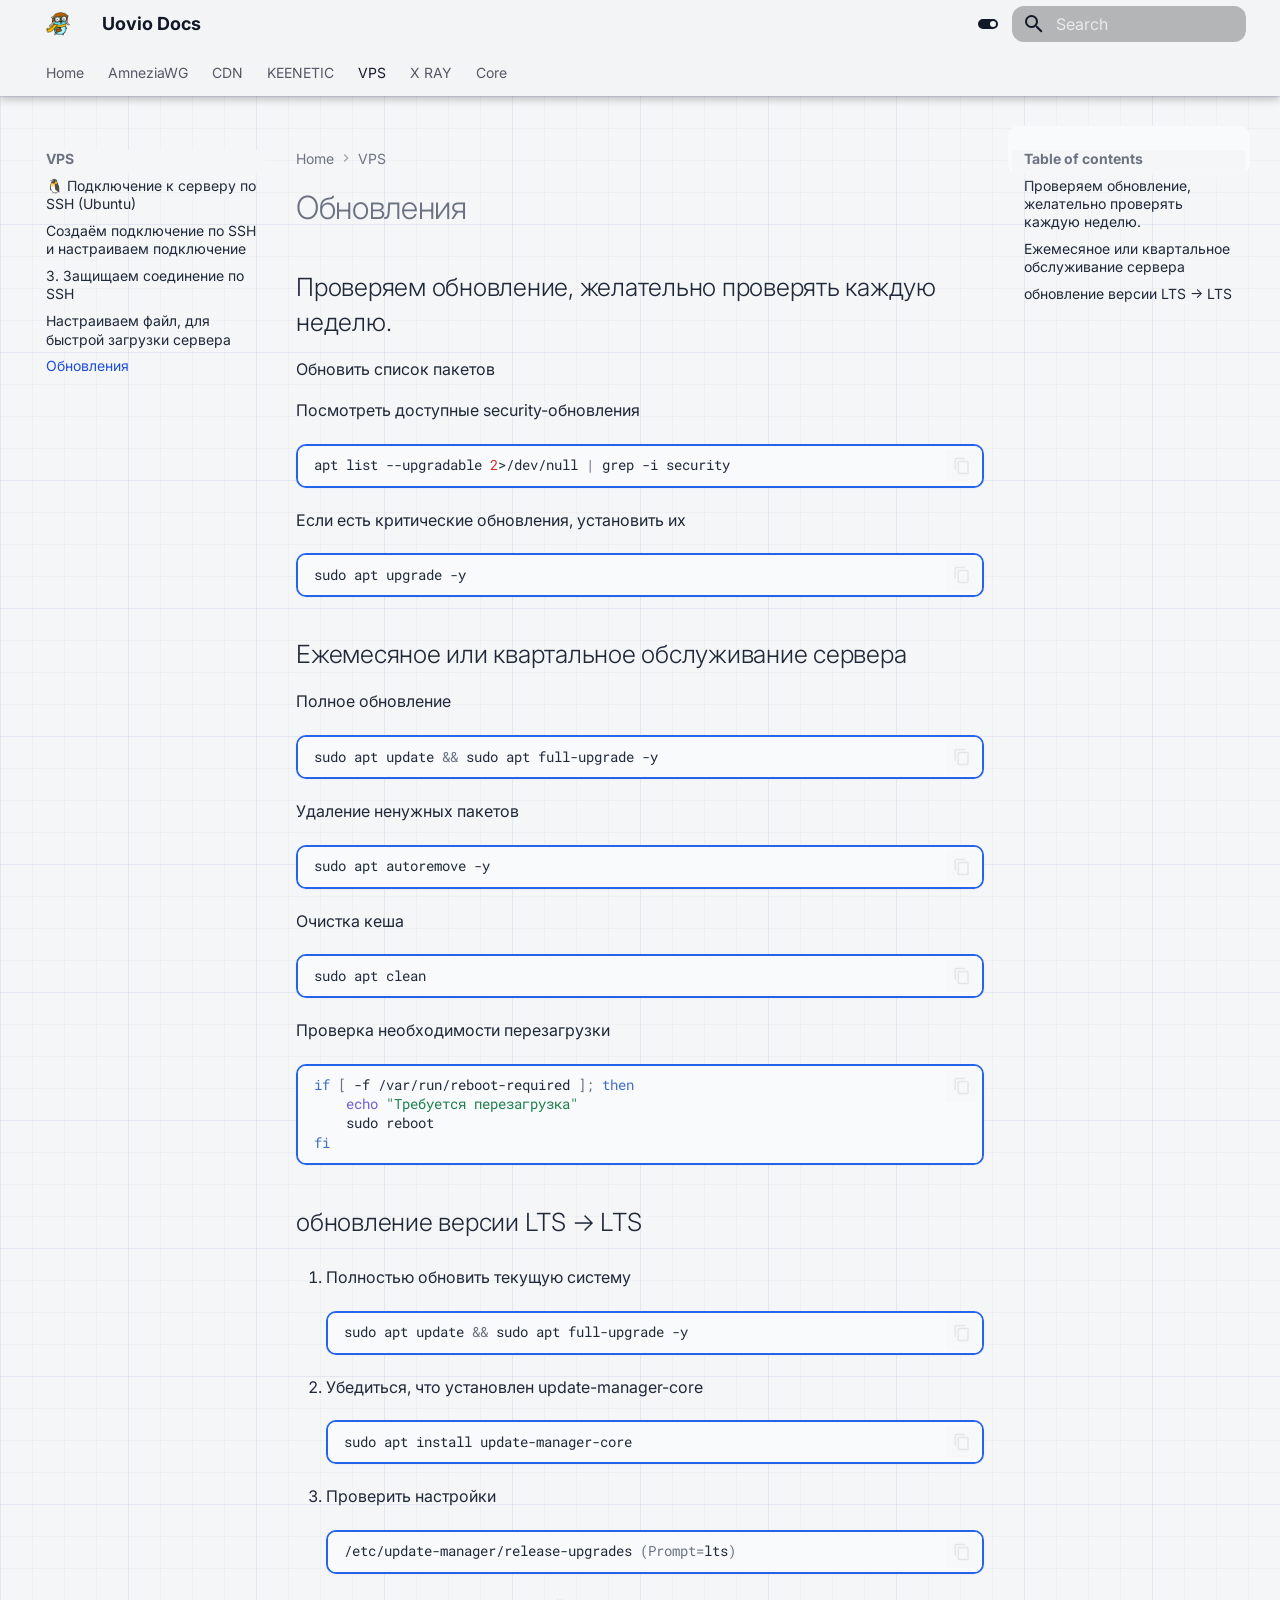
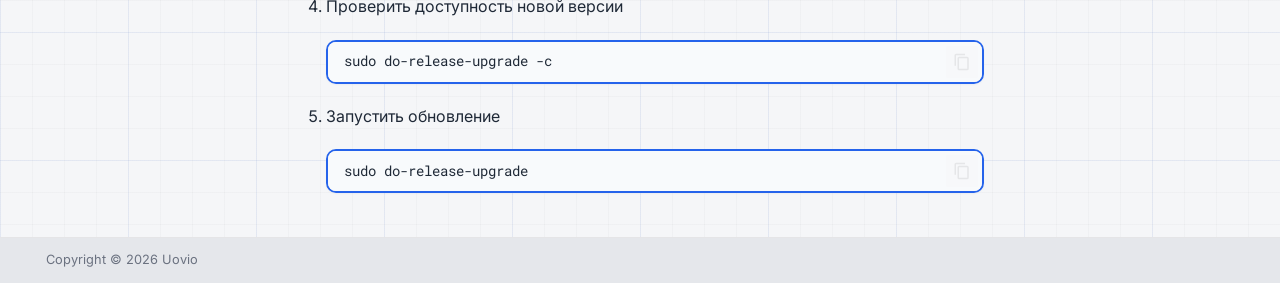
<file: VPS/Проверка обновлений/index.html>
<!doctype html>
<html lang="en" class="no-js">
  <head>
    
      <meta charset="utf-8">
      <meta name="viewport" content="width=device-width,initial-scale=1">
      
        <meta name="description" content="A short description of the project documentation site.">
      
      
      
        <link rel="canonical" href="https://mydomain.org/mysite/VPS/%D0%9F%D1%80%D0%BE%D0%B2%D0%B5%D1%80%D0%BA%D0%B0%20%D0%BE%D0%B1%D0%BD%D0%BE%D0%B2%D0%BB%D0%B5%D0%BD%D0%B8%D0%B9/">
      
      
        <link rel="prev" href="../4.%20%D0%9D%D0%B0%D1%81%D1%82%D1%80%D0%B0%D0%B8%D0%B2%D0%B0%D0%B5%D0%BC%20%D0%BE%D0%BA%D0%BE%D1%87%D0%B2%D1%82%D0%B5%D0%BB%D1%8C%D0%BD%D0%BE%D0%B5%20%D0%BF%D0%BE%D0%B4%D0%BA%D0%BB%D1%8E%D1%87%D0%B5%D0%BD%D0%B8%D0%B5/">
      
      
        <link rel="next" href="../../X-RAY/vless%20%20moscow-germany/">
      
      
        
      
      
      <link rel="icon" href="../../assets/logo.png">
      <meta name="generator" content="mkdocs-1.6.1, mkdocs-material-9.8.2">
    
    
      
        <title>Обновления - Uovio Docs</title>
      
    
    
      <link rel="stylesheet" href="../../assets/stylesheets/main.57a0d79d.min.css">
      
        
        <link rel="stylesheet" href="../../assets/stylesheets/palette.fb2fffe2.min.css">
      
      


    
    
      
    
    
      
        
        
        <link rel="preconnect" href="https://fonts.gstatic.com" crossorigin>
        <link rel="stylesheet" href="https://fonts.googleapis.com/css?family=Inter:300,300i,400,400i,700,700i%7CRoboto+Mono:400,400i,700,700i&display=fallback">
        <style>:root{--md-text-font:"Inter";--md-code-font:"Roboto Mono"}</style>
      
    
    
      <link rel="stylesheet" href="../../stylesheets/extra.css">
    
    <script>__md_scope=new URL("../..",location),__md_hash=e=>[...e].reduce(((e,_)=>(e<<5)-e+_.charCodeAt(0)),0),__md_get=(e,_=localStorage,t=__md_scope)=>JSON.parse(_.getItem(t.pathname+"."+e)),__md_set=(e,_,t=localStorage,a=__md_scope)=>{try{t.setItem(a.pathname+"."+e,JSON.stringify(_))}catch(e){}}</script>
    
      

    
    
  </head>
  
  
    
    
      
    
    
    
    
    <body dir="ltr" data-md-color-scheme="default" data-md-color-primary="indigo" data-md-color-accent="indigo">
  
    
    <input class="md-toggle" data-md-toggle="drawer" type="checkbox" id="__drawer" autocomplete="off">
    <input class="md-toggle" data-md-toggle="search" type="checkbox" id="__search" autocomplete="off">
    <label class="md-overlay" for="__drawer"></label>
    <div data-md-component="skip">
      
        
        <a href="#_1" class="md-skip">
          Skip to content
        </a>
      
    </div>
    <div data-md-component="announce">
      
    </div>
    
    
      

  

<header class="md-header md-header--shadow md-header--lifted" data-md-component="header">
  <nav class="md-header__inner md-grid" aria-label="Header">
    <a href="../.." title="Uovio Docs" class="md-header__button md-logo" aria-label="Uovio Docs" data-md-component="logo">
      
  <img src="../../assets/logo.png" alt="logo">

    </a>
    <label class="md-header__button md-icon" for="__drawer">
      
      <svg xmlns="http://www.w3.org/2000/svg" viewBox="0 0 24 24"><path d="M3 6h18v2H3zm0 5h18v2H3zm0 5h18v2H3z"/></svg>
    </label>
    <div class="md-header__title" data-md-component="header-title">
      <div class="md-header__ellipsis">
        <div class="md-header__topic">
          <span class="md-ellipsis">
            Uovio Docs
          </span>
        </div>
        <div class="md-header__topic" data-md-component="header-topic">
          <span class="md-ellipsis">
            
              Обновления
            
          </span>
        </div>
      </div>
    </div>
    
      
        <form class="md-header__option" data-md-component="palette">
  
    
    
    
    <input class="md-option" data-md-color-media="" data-md-color-scheme="default" data-md-color-primary="indigo" data-md-color-accent="indigo"  aria-label="Switch to dark mode"  type="radio" name="__palette" id="__palette_0">
    
      <label class="md-header__button md-icon" title="Switch to dark mode" for="__palette_1" hidden>
        <svg xmlns="http://www.w3.org/2000/svg" viewBox="0 0 24 24"><path d="M17 7H7a5 5 0 0 0-5 5 5 5 0 0 0 5 5h10a5 5 0 0 0 5-5 5 5 0 0 0-5-5m0 8a3 3 0 0 1-3-3 3 3 0 0 1 3-3 3 3 0 0 1 3 3 3 3 0 0 1-3 3"/></svg>
      </label>
    
  
    
    
    
    <input class="md-option" data-md-color-media="" data-md-color-scheme="slate" data-md-color-primary="indigo" data-md-color-accent="indigo"  aria-label="Switch to light mode"  type="radio" name="__palette" id="__palette_1">
    
      <label class="md-header__button md-icon" title="Switch to light mode" for="__palette_0" hidden>
        <svg xmlns="http://www.w3.org/2000/svg" viewBox="0 0 24 24"><path d="M17 6H7c-3.31 0-6 2.69-6 6s2.69 6 6 6h10c3.31 0 6-2.69 6-6s-2.69-6-6-6m0 10H7c-2.21 0-4-1.79-4-4s1.79-4 4-4h10c2.21 0 4 1.79 4 4s-1.79 4-4 4M7 9c-1.66 0-3 1.34-3 3s1.34 3 3 3 3-1.34 3-3-1.34-3-3-3"/></svg>
      </label>
    
  
</form>
      
    
    
      <script>var palette=__md_get("__palette");if(palette&&palette.color){if("(prefers-color-scheme)"===palette.color.media){var media=matchMedia("(prefers-color-scheme: light)"),input=document.querySelector(media.matches?"[data-md-color-media='(prefers-color-scheme: light)']":"[data-md-color-media='(prefers-color-scheme: dark)']");palette.color.media=input.getAttribute("data-md-color-media"),palette.color.scheme=input.getAttribute("data-md-color-scheme"),palette.color.primary=input.getAttribute("data-md-color-primary"),palette.color.accent=input.getAttribute("data-md-color-accent")}for(var[key,value]of Object.entries(palette.color))document.body.setAttribute("data-md-color-"+key,value)}</script>
    
    
    
      
      
        <label class="md-header__button md-icon" for="__search">
          
          <svg xmlns="http://www.w3.org/2000/svg" viewBox="0 0 24 24"><path d="M9.5 3A6.5 6.5 0 0 1 16 9.5c0 1.61-.59 3.09-1.56 4.23l.27.27h.79l5 5-1.5 1.5-5-5v-.79l-.27-.27A6.52 6.52 0 0 1 9.5 16 6.5 6.5 0 0 1 3 9.5 6.5 6.5 0 0 1 9.5 3m0 2C7 5 5 7 5 9.5S7 14 9.5 14 14 12 14 9.5 12 5 9.5 5"/></svg>
        </label>
        <div class="md-search" data-md-component="search" role="dialog">
  <label class="md-search__overlay" for="__search"></label>
  <div class="md-search__inner" role="search">
    <form class="md-search__form" name="search">
      <input type="text" class="md-search__input" name="query" aria-label="Search" placeholder="Search" autocapitalize="off" autocorrect="off" autocomplete="off" spellcheck="false" data-md-component="search-query" required>
      <label class="md-search__icon md-icon" for="__search">
        
        <svg xmlns="http://www.w3.org/2000/svg" viewBox="0 0 24 24"><path d="M9.5 3A6.5 6.5 0 0 1 16 9.5c0 1.61-.59 3.09-1.56 4.23l.27.27h.79l5 5-1.5 1.5-5-5v-.79l-.27-.27A6.52 6.52 0 0 1 9.5 16 6.5 6.5 0 0 1 3 9.5 6.5 6.5 0 0 1 9.5 3m0 2C7 5 5 7 5 9.5S7 14 9.5 14 14 12 14 9.5 12 5 9.5 5"/></svg>
        
        <svg xmlns="http://www.w3.org/2000/svg" viewBox="0 0 24 24"><path d="M20 11v2H8l5.5 5.5-1.42 1.42L4.16 12l7.92-7.92L13.5 5.5 8 11z"/></svg>
      </label>
      <nav class="md-search__options" aria-label="Search">
        
          <a href="javascript:void(0)" class="md-search__icon md-icon" title="Share" aria-label="Share" data-clipboard data-clipboard-text="" data-md-component="search-share" tabindex="-1">
            
            <svg xmlns="http://www.w3.org/2000/svg" viewBox="0 0 24 24"><path d="M18 16.08c-.76 0-1.44.3-1.96.77L8.91 12.7c.05-.23.09-.46.09-.7s-.04-.47-.09-.7l7.05-4.11c.54.5 1.25.81 2.04.81a3 3 0 0 0 3-3 3 3 0 0 0-3-3 3 3 0 0 0-3 3c0 .24.04.47.09.7L8.04 9.81C7.5 9.31 6.79 9 6 9a3 3 0 0 0-3 3 3 3 0 0 0 3 3c.79 0 1.5-.31 2.04-.81l7.12 4.15c-.05.21-.08.43-.08.66 0 1.61 1.31 2.91 2.92 2.91s2.92-1.3 2.92-2.91A2.92 2.92 0 0 0 18 16.08"/></svg>
          </a>
        
        <button type="reset" class="md-search__icon md-icon" title="Clear" aria-label="Clear" tabindex="-1">
          
          <svg xmlns="http://www.w3.org/2000/svg" viewBox="0 0 24 24"><path d="M19 6.41 17.59 5 12 10.59 6.41 5 5 6.41 10.59 12 5 17.59 6.41 19 12 13.41 17.59 19 19 17.59 13.41 12z"/></svg>
        </button>
      </nav>
      
        <div class="md-search__suggest" data-md-component="search-suggest"></div>
      
    </form>
    <div class="md-search__output">
      <div class="md-search__scrollwrap" tabindex="0" data-md-scrollfix>
        <div class="md-search-result" data-md-component="search-result">
          <div class="md-search-result__meta">
            Initializing search
          </div>
          <ol class="md-search-result__list" role="presentation"></ol>
        </div>
      </div>
    </div>
  </div>
</div>
      
    
    
  </nav>
  
    
      
<nav class="md-tabs" aria-label="Tabs" data-md-component="tabs">
  <div class="md-grid">
    <ul class="md-tabs__list">
      
        
  
  
  
  
    <li class="md-tabs__item">
      <a href="../.." class="md-tabs__link">
        
  
  
    
  
  Home

      </a>
    </li>
  

      
        
  
  
  
  
    
    
      <li class="md-tabs__item">
        <a href="../../AmneziaWG/AmneziaWG/" class="md-tabs__link">
          
  
  
    
  
  AmneziaWG

        </a>
      </li>
    
  

      
        
  
  
  
  
    
    
      <li class="md-tabs__item">
        <a href="../../CDN/CDN%20XHHTP/" class="md-tabs__link">
          
  
  
    
  
  CDN

        </a>
      </li>
    
  

      
        
  
  
  
  
    
    
      <li class="md-tabs__item">
        <a href="../../KEENETIC/VLEES%20in%20KEENETIC/" class="md-tabs__link">
          
  
  
    
  
  KEENETIC

        </a>
      </li>
    
  

      
        
  
  
  
    
  
  
    
    
      <li class="md-tabs__item md-tabs__item--active">
        <a href="../1.%20%D0%9F%D0%BE%D0%B4%D0%BA%D0%BB%D1%8E%D1%87%D0%B5%D0%BD%D0%B8%D0%B5/" class="md-tabs__link">
          
  
  
    
  
  VPS

        </a>
      </li>
    
  

      
        
  
  
  
  
    
    
      <li class="md-tabs__item">
        <a href="../../X-RAY/vless%20%20moscow-germany/" class="md-tabs__link">
          
  
  
    
  
  X RAY

        </a>
      </li>
    
  

      
        
  
  
  
  
    
    
      <li class="md-tabs__item">
        <a href="../../core/INSTALL_OLCRTC_MANAGER_PANEL_WBSTREAM-14/" class="md-tabs__link">
          
  
  
    
  
  Core

        </a>
      </li>
    
  

      
    </ul>
  </div>
</nav>
    
  
</header>
    
    <div class="md-container" data-md-component="container">
      
      
        
      
      <main class="md-main" data-md-component="main">
        <div class="md-main__inner md-grid">
          
            
              
              <div class="md-sidebar md-sidebar--primary" data-md-component="sidebar" data-md-type="navigation" >
                <div class="md-sidebar__scrollwrap">
                  <div class="md-sidebar__inner">
                    


  


<nav class="md-nav md-nav--primary md-nav--lifted" aria-label="Navigation" data-md-level="0">
  <label class="md-nav__title" for="__drawer">
    <a href="../.." title="Uovio Docs" class="md-nav__button md-logo" aria-label="Uovio Docs" data-md-component="logo">
      
  <img src="../../assets/logo.png" alt="logo">

    </a>
    Uovio Docs
  </label>
  
  <ul class="md-nav__list" data-md-scrollfix>
    
      
      
  
  
  
  
    <li class="md-nav__item">
      <a href="../.." class="md-nav__link">
        
  
  
  <span class="md-ellipsis">
    
  
    Home
  

    
  </span>
  
  

      </a>
    </li>
  

    
      
      
  
  
  
  
    
    
      
        
      
        
      
    
    
    
      
      
        
      
    
    
      
        
        
      
    
    <li class="md-nav__item md-nav__item--pruned md-nav__item--nested">
      
        
  
  
  
    <a href="../../AmneziaWG/AmneziaWG/" class="md-nav__link">
      
  
  
  <span class="md-ellipsis">
    
  
    AmneziaWG
  

    
  </span>
  
  

      
        <span class="md-nav__icon md-icon"></span>
      
    </a>
  

      
    </li>
  

    
      
      
  
  
  
  
    
    
      
        
      
    
    
    
      
      
        
      
    
    
      
        
        
      
    
    <li class="md-nav__item md-nav__item--pruned md-nav__item--nested">
      
        
  
  
  
    <a href="../../CDN/CDN%20XHHTP/" class="md-nav__link">
      
  
  
  <span class="md-ellipsis">
    
  
    CDN
  

    
  </span>
  
  

      
        <span class="md-nav__icon md-icon"></span>
      
    </a>
  

      
    </li>
  

    
      
      
  
  
  
  
    
    
      
        
      
    
    
    
      
      
        
      
    
    
      
        
        
      
    
    <li class="md-nav__item md-nav__item--pruned md-nav__item--nested">
      
        
  
  
  
    <a href="../../KEENETIC/VLEES%20in%20KEENETIC/" class="md-nav__link">
      
  
  
  <span class="md-ellipsis">
    
  
    KEENETIC
  

    
  </span>
  
  

      
        <span class="md-nav__icon md-icon"></span>
      
    </a>
  

      
    </li>
  

    
      
      
  
  
    
  
  
  
    
    
      
        
      
        
      
        
      
        
      
        
      
    
    
    
      
        
        
      
      
        
      
    
    
      
    
    <li class="md-nav__item md-nav__item--active md-nav__item--section md-nav__item--nested">
      
        
        
        <input class="md-nav__toggle md-toggle " type="checkbox" id="__nav_5" checked>
        
          
          <label class="md-nav__link" for="__nav_5" id="__nav_5_label" tabindex="">
            
  
  
  <span class="md-ellipsis">
    
  
    VPS
  

    
  </span>
  
  

            <span class="md-nav__icon md-icon"></span>
          </label>
        
        <nav class="md-nav" data-md-level="1" aria-labelledby="__nav_5_label" aria-expanded="true">
          <label class="md-nav__title" for="__nav_5">
            <span class="md-nav__icon md-icon"></span>
            
  
    VPS
  

          </label>
          <ul class="md-nav__list" data-md-scrollfix>
            
              
                
  
  
  
  
    <li class="md-nav__item">
      <a href="../1.%20%D0%9F%D0%BE%D0%B4%D0%BA%D0%BB%D1%8E%D1%87%D0%B5%D0%BD%D0%B8%D0%B5/" class="md-nav__link">
        
  
  
  <span class="md-ellipsis">
    
  
    🐧 Подключение к серверу по SSH (Ubuntu)
  

    
  </span>
  
  

      </a>
    </li>
  

              
            
              
                
  
  
  
  
    <li class="md-nav__item">
      <a href="../2.%20SSH%20%D0%BF%D0%BE%D0%B4%D0%BA%D0%BB%D1%8E%D1%87%D0%B5%D0%BD%D0%B8%D0%B5/" class="md-nav__link">
        
  
  
  <span class="md-ellipsis">
    
  
    Создаём подключение по SSH и настраиваем подключение
  

    
  </span>
  
  

      </a>
    </li>
  

              
            
              
                
  
  
  
  
    <li class="md-nav__item">
      <a href="../3.%20%D0%97%D0%B0%D1%89%D0%B8%D1%89%D0%B0%D0%B5%D0%BC%20%D1%81%D0%BE%D0%B5%D0%B4%D0%B8%D0%BD%D0%B5%D0%BD%D0%B8%D0%B5%20%D0%BF%D0%BE%20SSH/" class="md-nav__link">
        
  
  
  <span class="md-ellipsis">
    
  
    3. Защищаем соединение по SSH
  

    
  </span>
  
  

      </a>
    </li>
  

              
            
              
                
  
  
  
  
    <li class="md-nav__item">
      <a href="../4.%20%D0%9D%D0%B0%D1%81%D1%82%D1%80%D0%B0%D0%B8%D0%B2%D0%B0%D0%B5%D0%BC%20%D0%BE%D0%BA%D0%BE%D1%87%D0%B2%D1%82%D0%B5%D0%BB%D1%8C%D0%BD%D0%BE%D0%B5%20%D0%BF%D0%BE%D0%B4%D0%BA%D0%BB%D1%8E%D1%87%D0%B5%D0%BD%D0%B8%D0%B5/" class="md-nav__link">
        
  
  
  <span class="md-ellipsis">
    
  
    Настраиваем файл, для быстрой загрузки сервера
  

    
  </span>
  
  

      </a>
    </li>
  

              
            
              
                
  
  
    
  
  
  
    <li class="md-nav__item md-nav__item--active">
      
      <input class="md-nav__toggle md-toggle" type="checkbox" id="__toc">
      
      
        
      
      
        <label class="md-nav__link md-nav__link--active" for="__toc">
          
  
  
  <span class="md-ellipsis">
    
  
    Обновления
  

    
  </span>
  
  

          <span class="md-nav__icon md-icon"></span>
        </label>
      
      <a href="./" class="md-nav__link md-nav__link--active">
        
  
  
  <span class="md-ellipsis">
    
  
    Обновления
  

    
  </span>
  
  

      </a>
      
        

<nav class="md-nav md-nav--secondary" aria-label="Table of contents">
  
  
  
    
  
  
    <label class="md-nav__title" for="__toc">
      <span class="md-nav__icon md-icon"></span>
      Table of contents
    </label>
    <ul class="md-nav__list" data-md-component="toc" data-md-scrollfix>
      
        <li class="md-nav__item">
  <a href="#_2" class="md-nav__link">
    <span class="md-ellipsis">
      
        Проверяем обновление, желательно проверять каждую неделю.
      
    </span>
  </a>
  
</li>
      
        <li class="md-nav__item">
  <a href="#_3" class="md-nav__link">
    <span class="md-ellipsis">
      
        Ежемесяное или квартальное обслуживание сервера
      
    </span>
  </a>
  
</li>
      
        <li class="md-nav__item">
  <a href="#lts-lts" class="md-nav__link">
    <span class="md-ellipsis">
      
        обновление версии LTS → LTS
      
    </span>
  </a>
  
</li>
      
    </ul>
  
</nav>
      
    </li>
  

              
            
          </ul>
        </nav>
      
    </li>
  

    
      
      
  
  
  
  
    
    
      
        
      
    
    
    
      
      
        
      
    
    
      
        
        
      
    
    <li class="md-nav__item md-nav__item--pruned md-nav__item--nested">
      
        
  
  
  
    <a href="../../X-RAY/vless%20%20moscow-germany/" class="md-nav__link">
      
  
  
  <span class="md-ellipsis">
    
  
    X RAY
  

    
  </span>
  
  

      
        <span class="md-nav__icon md-icon"></span>
      
    </a>
  

      
    </li>
  

    
      
      
  
  
  
  
    
    
      
        
      
    
    
    
      
      
        
      
    
    
      
        
        
      
    
    <li class="md-nav__item md-nav__item--pruned md-nav__item--nested">
      
        
  
  
  
    <a href="../../core/INSTALL_OLCRTC_MANAGER_PANEL_WBSTREAM-14/" class="md-nav__link">
      
  
  
  <span class="md-ellipsis">
    
  
    Core
  

    
  </span>
  
  

      
        <span class="md-nav__icon md-icon"></span>
      
    </a>
  

      
    </li>
  

    
  </ul>
</nav>
                  </div>
                </div>
              </div>
            
            
              
              <div class="md-sidebar md-sidebar--secondary" data-md-component="sidebar" data-md-type="toc" >
                <div class="md-sidebar__scrollwrap">
                  <div class="md-sidebar__inner">
                    

<nav class="md-nav md-nav--secondary" aria-label="Table of contents">
  
  
  
    
  
  
    <label class="md-nav__title" for="__toc">
      <span class="md-nav__icon md-icon"></span>
      Table of contents
    </label>
    <ul class="md-nav__list" data-md-component="toc" data-md-scrollfix>
      
        <li class="md-nav__item">
  <a href="#_2" class="md-nav__link">
    <span class="md-ellipsis">
      
        Проверяем обновление, желательно проверять каждую неделю.
      
    </span>
  </a>
  
</li>
      
        <li class="md-nav__item">
  <a href="#_3" class="md-nav__link">
    <span class="md-ellipsis">
      
        Ежемесяное или квартальное обслуживание сервера
      
    </span>
  </a>
  
</li>
      
        <li class="md-nav__item">
  <a href="#lts-lts" class="md-nav__link">
    <span class="md-ellipsis">
      
        обновление версии LTS → LTS
      
    </span>
  </a>
  
</li>
      
    </ul>
  
</nav>
                  </div>
                </div>
              </div>
            
          
          
            <div class="md-content" data-md-component="content">
              
                



  


  <nav class="md-path" aria-label="Navigation" >
    <ol class="md-path__list">
      
        
  
  
    <li class="md-path__item">
      <a href="../.." class="md-path__link">
        
  <span class="md-ellipsis">
    Home
  </span>

      </a>
    </li>
  

      
      
        
  
  
    
    
      <li class="md-path__item">
        <a href="../1.%20%D0%9F%D0%BE%D0%B4%D0%BA%D0%BB%D1%8E%D1%87%D0%B5%D0%BD%D0%B8%D0%B5/" class="md-path__link">
          
  <span class="md-ellipsis">
    VPS
  </span>

        </a>
      </li>
    
  

      
    </ol>
  </nav>

              
              <article class="md-content__inner md-typeset">
                
                  



<h1 id="_1">Обновления<a class="headerlink" href="#_1" title="Ссылка на раздел">&para;</a></h1>
<h2 id="_2">Проверяем обновление, желательно проверять каждую неделю.<a class="headerlink" href="#_2" title="Ссылка на раздел">&para;</a></h2>
<p>Обновить список пакетов</p>
<p>Посмотреть доступные security-обновления
<div class="language-shell highlight"><pre><span></span><code><span id="__span-0-1"><a id="__codelineno-0-1" name="__codelineno-0-1" href="#__codelineno-0-1"></a>apt<span class="w"> </span>list<span class="w"> </span>--upgradable<span class="w"> </span><span class="m">2</span>&gt;/dev/null<span class="w"> </span><span class="p">|</span><span class="w"> </span>grep<span class="w"> </span>-i<span class="w"> </span>security
</span></code></pre></div>
Если есть критические обновления, установить их
<div class="language-shell highlight"><pre><span></span><code><span id="__span-1-1"><a id="__codelineno-1-1" name="__codelineno-1-1" href="#__codelineno-1-1"></a>sudo<span class="w"> </span>apt<span class="w"> </span>upgrade<span class="w"> </span>-y
</span></code></pre></div></p>
<h2 id="_3">Ежемесяное или квартальное обслуживание сервера<a class="headerlink" href="#_3" title="Ссылка на раздел">&para;</a></h2>
<p>Полное обновление
<div class="language-shell highlight"><pre><span></span><code><span id="__span-2-1"><a id="__codelineno-2-1" name="__codelineno-2-1" href="#__codelineno-2-1"></a>sudo<span class="w"> </span>apt<span class="w"> </span>update<span class="w"> </span><span class="o">&amp;&amp;</span><span class="w"> </span>sudo<span class="w"> </span>apt<span class="w"> </span>full-upgrade<span class="w"> </span>-y
</span></code></pre></div></p>
<p>Удаление ненужных пакетов</p>
<div class="language-shell highlight"><pre><span></span><code><span id="__span-3-1"><a id="__codelineno-3-1" name="__codelineno-3-1" href="#__codelineno-3-1"></a>sudo<span class="w"> </span>apt<span class="w"> </span>autoremove<span class="w"> </span>-y
</span></code></pre></div>
<p>Очистка кеша
<div class="language-shell highlight"><pre><span></span><code><span id="__span-4-1"><a id="__codelineno-4-1" name="__codelineno-4-1" href="#__codelineno-4-1"></a>sudo<span class="w"> </span>apt<span class="w"> </span>clean
</span></code></pre></div></p>
<p>Проверка необходимости перезагрузки
<div class="language-shell highlight"><pre><span></span><code><span id="__span-5-1"><a id="__codelineno-5-1" name="__codelineno-5-1" href="#__codelineno-5-1"></a><span class="k">if</span><span class="w"> </span><span class="o">[</span><span class="w"> </span>-f<span class="w"> </span>/var/run/reboot-required<span class="w"> </span><span class="o">]</span><span class="p">;</span><span class="w"> </span><span class="k">then</span>
</span><span id="__span-5-2"><a id="__codelineno-5-2" name="__codelineno-5-2" href="#__codelineno-5-2"></a><span class="w">    </span><span class="nb">echo</span><span class="w"> </span><span class="s2">"Требуется перезагрузка"</span>
</span><span id="__span-5-3"><a id="__codelineno-5-3" name="__codelineno-5-3" href="#__codelineno-5-3"></a><span class="w">    </span>sudo<span class="w"> </span>reboot
</span><span id="__span-5-4"><a id="__codelineno-5-4" name="__codelineno-5-4" href="#__codelineno-5-4"></a><span class="k">fi</span>
</span></code></pre></div></p>
<h2 id="lts-lts">обновление версии LTS → LTS<a class="headerlink" href="#lts-lts" title="Ссылка на раздел">&para;</a></h2>
<ol>
<li>
<p>Полностью обновить текущую систему
<div class="language-shell highlight"><pre><span></span><code><span id="__span-6-1"><a id="__codelineno-6-1" name="__codelineno-6-1" href="#__codelineno-6-1"></a>sudo<span class="w"> </span>apt<span class="w"> </span>update<span class="w"> </span><span class="o">&amp;&amp;</span><span class="w"> </span>sudo<span class="w"> </span>apt<span class="w"> </span>full-upgrade<span class="w"> </span>-y
</span></code></pre></div></p>
</li>
<li>
<p>Убедиться, что установлен update-manager-core
<div class="language-shell highlight"><pre><span></span><code><span id="__span-7-1"><a id="__codelineno-7-1" name="__codelineno-7-1" href="#__codelineno-7-1"></a>sudo<span class="w"> </span>apt<span class="w"> </span>install<span class="w"> </span>update-manager-core
</span></code></pre></div></p>
</li>
<li>
<p>Проверить настройки 
<div class="language-shell highlight"><pre><span></span><code><span id="__span-8-1"><a id="__codelineno-8-1" name="__codelineno-8-1" href="#__codelineno-8-1"></a>/etc/update-manager/release-upgrades<span class="w"> </span><span class="o">(</span><span class="nv">Prompt</span><span class="o">=</span>lts<span class="o">)</span>
</span></code></pre></div></p>
</li>
<li>
<p>Проверить доступность новой версии
<div class="language-shell highlight"><pre><span></span><code><span id="__span-9-1"><a id="__codelineno-9-1" name="__codelineno-9-1" href="#__codelineno-9-1"></a>sudo<span class="w"> </span>do-release-upgrade<span class="w"> </span>-c
</span></code></pre></div></p>
</li>
<li>
<p>Запустить обновление
<div class="language-shell highlight"><pre><span></span><code><span id="__span-10-1"><a id="__codelineno-10-1" name="__codelineno-10-1" href="#__codelineno-10-1"></a>sudo<span class="w"> </span>do-release-upgrade
</span></code></pre></div></p>
</li>
</ol>












                
              </article>
            </div>
          
          
<script>var target=document.getElementById(location.hash.slice(1));target&&target.name&&(target.checked=target.name.startsWith("__tabbed_"))</script>
        </div>
        
          <button type="button" class="md-top md-icon" data-md-component="top" hidden>
  
  <svg xmlns="http://www.w3.org/2000/svg" viewBox="0 0 24 24"><path d="M13 20h-2V8l-5.5 5.5-1.42-1.42L12 4.16l7.92 7.92-1.42 1.42L13 8z"/></svg>
  Back to top
</button>
        
      </main>
      
        <footer class="md-footer">
  
  <div class="md-footer-meta md-typeset">
    <div class="md-footer-meta__inner md-grid">
      <div class="md-copyright">
  
    <div class="md-copyright__highlight">
      Copyright &copy; 2026 Uovio
    </div>
  
  
</div>
      
    </div>
  </div>
</footer>
      
    </div>
    <div class="md-dialog" data-md-component="dialog">
      <div class="md-dialog__inner md-typeset"></div>
    </div>
    
      <div class="md-progress" data-md-component="progress" role="progressbar"></div>
    
    
    
      
      
      <script id="__config" type="application/json">{"annotate": null, "base": "../..", "features": ["navigation.tabs", "navigation.tabs.sticky", "navigation.sections", "navigation.expand", "navigation.path", "navigation.indexes", "navigation.prune", "navigation.instant", "navigation.instant.progress", "navigation.tracking", "navigation.top", "search.suggest", "search.highlight", "search.share", "content.code.copy", "content.code.annotate", "content.tooltips", "content.action.edit", "content.action.view", "toc.follow"], "search": "../../assets/javascripts/workers/search.a7633da7.min.js", "tags": null, "translations": {"clipboard.copied": "Copied to clipboard", "clipboard.copy": "Copy to clipboard", "search.result.more.one": "1 more on this page", "search.result.more.other": "# more on this page", "search.result.none": "No matching documents", "search.result.one": "1 matching document", "search.result.other": "# matching documents", "search.result.placeholder": "Type to start searching", "search.result.term.missing": "Missing", "select.version": "Select version"}, "version": null}</script>
    
    
      <script src="../../assets/javascripts/bundle.a5f9d56c.min.js"></script>
      
    
  </body>
</html>
</file>
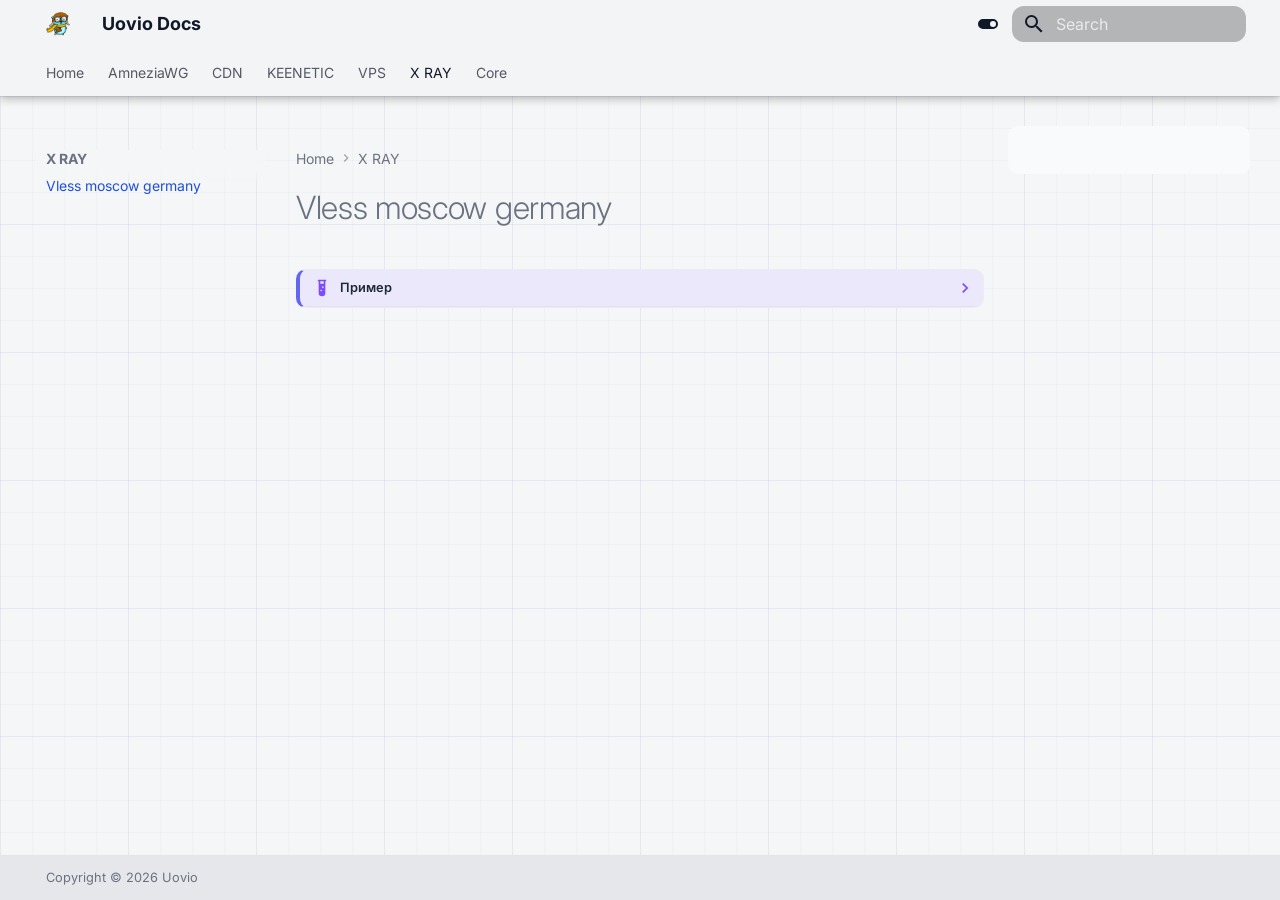
<file: X-RAY/vless  moscow-germany/index.html>
<!doctype html>
<html lang="en" class="no-js">
  <head>
    
      <meta charset="utf-8">
      <meta name="viewport" content="width=device-width,initial-scale=1">
      
        <meta name="description" content="A short description of the project documentation site.">
      
      
      
        <link rel="canonical" href="https://mydomain.org/mysite/X-RAY/vless%20%20moscow-germany/">
      
      
        <link rel="prev" href="../../VPS/%D0%9F%D1%80%D0%BE%D0%B2%D0%B5%D1%80%D0%BA%D0%B0%20%D0%BE%D0%B1%D0%BD%D0%BE%D0%B2%D0%BB%D0%B5%D0%BD%D0%B8%D0%B9/">
      
      
        <link rel="next" href="../../core/INSTALL_OLCRTC_MANAGER_PANEL_WBSTREAM-14/">
      
      
        
      
      
      <link rel="icon" href="../../assets/logo.png">
      <meta name="generator" content="mkdocs-1.6.1, mkdocs-material-9.8.2">
    
    
      
        <title>Vless moscow germany - Uovio Docs</title>
      
    
    
      <link rel="stylesheet" href="../../assets/stylesheets/main.57a0d79d.min.css">
      
        
        <link rel="stylesheet" href="../../assets/stylesheets/palette.fb2fffe2.min.css">
      
      


    
    
      
    
    
      
        
        
        <link rel="preconnect" href="https://fonts.gstatic.com" crossorigin>
        <link rel="stylesheet" href="https://fonts.googleapis.com/css?family=Inter:300,300i,400,400i,700,700i%7CRoboto+Mono:400,400i,700,700i&display=fallback">
        <style>:root{--md-text-font:"Inter";--md-code-font:"Roboto Mono"}</style>
      
    
    
      <link rel="stylesheet" href="../../stylesheets/extra.css">
    
    <script>__md_scope=new URL("../..",location),__md_hash=e=>[...e].reduce(((e,_)=>(e<<5)-e+_.charCodeAt(0)),0),__md_get=(e,_=localStorage,t=__md_scope)=>JSON.parse(_.getItem(t.pathname+"."+e)),__md_set=(e,_,t=localStorage,a=__md_scope)=>{try{t.setItem(a.pathname+"."+e,JSON.stringify(_))}catch(e){}}</script>
    
      

    
    
  </head>
  
  
    
    
      
    
    
    
    
    <body dir="ltr" data-md-color-scheme="default" data-md-color-primary="indigo" data-md-color-accent="indigo">
  
    
    <input class="md-toggle" data-md-toggle="drawer" type="checkbox" id="__drawer" autocomplete="off">
    <input class="md-toggle" data-md-toggle="search" type="checkbox" id="__search" autocomplete="off">
    <label class="md-overlay" for="__drawer"></label>
    <div data-md-component="skip">
      
    </div>
    <div data-md-component="announce">
      
    </div>
    
    
      

  

<header class="md-header md-header--shadow md-header--lifted" data-md-component="header">
  <nav class="md-header__inner md-grid" aria-label="Header">
    <a href="../.." title="Uovio Docs" class="md-header__button md-logo" aria-label="Uovio Docs" data-md-component="logo">
      
  <img src="../../assets/logo.png" alt="logo">

    </a>
    <label class="md-header__button md-icon" for="__drawer">
      
      <svg xmlns="http://www.w3.org/2000/svg" viewBox="0 0 24 24"><path d="M3 6h18v2H3zm0 5h18v2H3zm0 5h18v2H3z"/></svg>
    </label>
    <div class="md-header__title" data-md-component="header-title">
      <div class="md-header__ellipsis">
        <div class="md-header__topic">
          <span class="md-ellipsis">
            Uovio Docs
          </span>
        </div>
        <div class="md-header__topic" data-md-component="header-topic">
          <span class="md-ellipsis">
            
              Vless  moscow germany
            
          </span>
        </div>
      </div>
    </div>
    
      
        <form class="md-header__option" data-md-component="palette">
  
    
    
    
    <input class="md-option" data-md-color-media="" data-md-color-scheme="default" data-md-color-primary="indigo" data-md-color-accent="indigo"  aria-label="Switch to dark mode"  type="radio" name="__palette" id="__palette_0">
    
      <label class="md-header__button md-icon" title="Switch to dark mode" for="__palette_1" hidden>
        <svg xmlns="http://www.w3.org/2000/svg" viewBox="0 0 24 24"><path d="M17 7H7a5 5 0 0 0-5 5 5 5 0 0 0 5 5h10a5 5 0 0 0 5-5 5 5 0 0 0-5-5m0 8a3 3 0 0 1-3-3 3 3 0 0 1 3-3 3 3 0 0 1 3 3 3 3 0 0 1-3 3"/></svg>
      </label>
    
  
    
    
    
    <input class="md-option" data-md-color-media="" data-md-color-scheme="slate" data-md-color-primary="indigo" data-md-color-accent="indigo"  aria-label="Switch to light mode"  type="radio" name="__palette" id="__palette_1">
    
      <label class="md-header__button md-icon" title="Switch to light mode" for="__palette_0" hidden>
        <svg xmlns="http://www.w3.org/2000/svg" viewBox="0 0 24 24"><path d="M17 6H7c-3.31 0-6 2.69-6 6s2.69 6 6 6h10c3.31 0 6-2.69 6-6s-2.69-6-6-6m0 10H7c-2.21 0-4-1.79-4-4s1.79-4 4-4h10c2.21 0 4 1.79 4 4s-1.79 4-4 4M7 9c-1.66 0-3 1.34-3 3s1.34 3 3 3 3-1.34 3-3-1.34-3-3-3"/></svg>
      </label>
    
  
</form>
      
    
    
      <script>var palette=__md_get("__palette");if(palette&&palette.color){if("(prefers-color-scheme)"===palette.color.media){var media=matchMedia("(prefers-color-scheme: light)"),input=document.querySelector(media.matches?"[data-md-color-media='(prefers-color-scheme: light)']":"[data-md-color-media='(prefers-color-scheme: dark)']");palette.color.media=input.getAttribute("data-md-color-media"),palette.color.scheme=input.getAttribute("data-md-color-scheme"),palette.color.primary=input.getAttribute("data-md-color-primary"),palette.color.accent=input.getAttribute("data-md-color-accent")}for(var[key,value]of Object.entries(palette.color))document.body.setAttribute("data-md-color-"+key,value)}</script>
    
    
    
      
      
        <label class="md-header__button md-icon" for="__search">
          
          <svg xmlns="http://www.w3.org/2000/svg" viewBox="0 0 24 24"><path d="M9.5 3A6.5 6.5 0 0 1 16 9.5c0 1.61-.59 3.09-1.56 4.23l.27.27h.79l5 5-1.5 1.5-5-5v-.79l-.27-.27A6.52 6.52 0 0 1 9.5 16 6.5 6.5 0 0 1 3 9.5 6.5 6.5 0 0 1 9.5 3m0 2C7 5 5 7 5 9.5S7 14 9.5 14 14 12 14 9.5 12 5 9.5 5"/></svg>
        </label>
        <div class="md-search" data-md-component="search" role="dialog">
  <label class="md-search__overlay" for="__search"></label>
  <div class="md-search__inner" role="search">
    <form class="md-search__form" name="search">
      <input type="text" class="md-search__input" name="query" aria-label="Search" placeholder="Search" autocapitalize="off" autocorrect="off" autocomplete="off" spellcheck="false" data-md-component="search-query" required>
      <label class="md-search__icon md-icon" for="__search">
        
        <svg xmlns="http://www.w3.org/2000/svg" viewBox="0 0 24 24"><path d="M9.5 3A6.5 6.5 0 0 1 16 9.5c0 1.61-.59 3.09-1.56 4.23l.27.27h.79l5 5-1.5 1.5-5-5v-.79l-.27-.27A6.52 6.52 0 0 1 9.5 16 6.5 6.5 0 0 1 3 9.5 6.5 6.5 0 0 1 9.5 3m0 2C7 5 5 7 5 9.5S7 14 9.5 14 14 12 14 9.5 12 5 9.5 5"/></svg>
        
        <svg xmlns="http://www.w3.org/2000/svg" viewBox="0 0 24 24"><path d="M20 11v2H8l5.5 5.5-1.42 1.42L4.16 12l7.92-7.92L13.5 5.5 8 11z"/></svg>
      </label>
      <nav class="md-search__options" aria-label="Search">
        
          <a href="javascript:void(0)" class="md-search__icon md-icon" title="Share" aria-label="Share" data-clipboard data-clipboard-text="" data-md-component="search-share" tabindex="-1">
            
            <svg xmlns="http://www.w3.org/2000/svg" viewBox="0 0 24 24"><path d="M18 16.08c-.76 0-1.44.3-1.96.77L8.91 12.7c.05-.23.09-.46.09-.7s-.04-.47-.09-.7l7.05-4.11c.54.5 1.25.81 2.04.81a3 3 0 0 0 3-3 3 3 0 0 0-3-3 3 3 0 0 0-3 3c0 .24.04.47.09.7L8.04 9.81C7.5 9.31 6.79 9 6 9a3 3 0 0 0-3 3 3 3 0 0 0 3 3c.79 0 1.5-.31 2.04-.81l7.12 4.15c-.05.21-.08.43-.08.66 0 1.61 1.31 2.91 2.92 2.91s2.92-1.3 2.92-2.91A2.92 2.92 0 0 0 18 16.08"/></svg>
          </a>
        
        <button type="reset" class="md-search__icon md-icon" title="Clear" aria-label="Clear" tabindex="-1">
          
          <svg xmlns="http://www.w3.org/2000/svg" viewBox="0 0 24 24"><path d="M19 6.41 17.59 5 12 10.59 6.41 5 5 6.41 10.59 12 5 17.59 6.41 19 12 13.41 17.59 19 19 17.59 13.41 12z"/></svg>
        </button>
      </nav>
      
        <div class="md-search__suggest" data-md-component="search-suggest"></div>
      
    </form>
    <div class="md-search__output">
      <div class="md-search__scrollwrap" tabindex="0" data-md-scrollfix>
        <div class="md-search-result" data-md-component="search-result">
          <div class="md-search-result__meta">
            Initializing search
          </div>
          <ol class="md-search-result__list" role="presentation"></ol>
        </div>
      </div>
    </div>
  </div>
</div>
      
    
    
  </nav>
  
    
      
<nav class="md-tabs" aria-label="Tabs" data-md-component="tabs">
  <div class="md-grid">
    <ul class="md-tabs__list">
      
        
  
  
  
  
    <li class="md-tabs__item">
      <a href="../.." class="md-tabs__link">
        
  
  
    
  
  Home

      </a>
    </li>
  

      
        
  
  
  
  
    
    
      <li class="md-tabs__item">
        <a href="../../AmneziaWG/AmneziaWG/" class="md-tabs__link">
          
  
  
    
  
  AmneziaWG

        </a>
      </li>
    
  

      
        
  
  
  
  
    
    
      <li class="md-tabs__item">
        <a href="../../CDN/CDN%20XHHTP/" class="md-tabs__link">
          
  
  
    
  
  CDN

        </a>
      </li>
    
  

      
        
  
  
  
  
    
    
      <li class="md-tabs__item">
        <a href="../../KEENETIC/VLEES%20in%20KEENETIC/" class="md-tabs__link">
          
  
  
    
  
  KEENETIC

        </a>
      </li>
    
  

      
        
  
  
  
  
    
    
      <li class="md-tabs__item">
        <a href="../../VPS/1.%20%D0%9F%D0%BE%D0%B4%D0%BA%D0%BB%D1%8E%D1%87%D0%B5%D0%BD%D0%B8%D0%B5/" class="md-tabs__link">
          
  
  
    
  
  VPS

        </a>
      </li>
    
  

      
        
  
  
  
    
  
  
    
    
      <li class="md-tabs__item md-tabs__item--active">
        <a href="./" class="md-tabs__link">
          
  
  
    
  
  X RAY

        </a>
      </li>
    
  

      
        
  
  
  
  
    
    
      <li class="md-tabs__item">
        <a href="../../core/INSTALL_OLCRTC_MANAGER_PANEL_WBSTREAM-14/" class="md-tabs__link">
          
  
  
    
  
  Core

        </a>
      </li>
    
  

      
    </ul>
  </div>
</nav>
    
  
</header>
    
    <div class="md-container" data-md-component="container">
      
      
        
      
      <main class="md-main" data-md-component="main">
        <div class="md-main__inner md-grid">
          
            
              
              <div class="md-sidebar md-sidebar--primary" data-md-component="sidebar" data-md-type="navigation" >
                <div class="md-sidebar__scrollwrap">
                  <div class="md-sidebar__inner">
                    


  


<nav class="md-nav md-nav--primary md-nav--lifted" aria-label="Navigation" data-md-level="0">
  <label class="md-nav__title" for="__drawer">
    <a href="../.." title="Uovio Docs" class="md-nav__button md-logo" aria-label="Uovio Docs" data-md-component="logo">
      
  <img src="../../assets/logo.png" alt="logo">

    </a>
    Uovio Docs
  </label>
  
  <ul class="md-nav__list" data-md-scrollfix>
    
      
      
  
  
  
  
    <li class="md-nav__item">
      <a href="../.." class="md-nav__link">
        
  
  
  <span class="md-ellipsis">
    
  
    Home
  

    
  </span>
  
  

      </a>
    </li>
  

    
      
      
  
  
  
  
    
    
      
        
      
        
      
    
    
    
      
      
        
      
    
    
      
        
        
      
    
    <li class="md-nav__item md-nav__item--pruned md-nav__item--nested">
      
        
  
  
  
    <a href="../../AmneziaWG/AmneziaWG/" class="md-nav__link">
      
  
  
  <span class="md-ellipsis">
    
  
    AmneziaWG
  

    
  </span>
  
  

      
        <span class="md-nav__icon md-icon"></span>
      
    </a>
  

      
    </li>
  

    
      
      
  
  
  
  
    
    
      
        
      
    
    
    
      
      
        
      
    
    
      
        
        
      
    
    <li class="md-nav__item md-nav__item--pruned md-nav__item--nested">
      
        
  
  
  
    <a href="../../CDN/CDN%20XHHTP/" class="md-nav__link">
      
  
  
  <span class="md-ellipsis">
    
  
    CDN
  

    
  </span>
  
  

      
        <span class="md-nav__icon md-icon"></span>
      
    </a>
  

      
    </li>
  

    
      
      
  
  
  
  
    
    
      
        
      
    
    
    
      
      
        
      
    
    
      
        
        
      
    
    <li class="md-nav__item md-nav__item--pruned md-nav__item--nested">
      
        
  
  
  
    <a href="../../KEENETIC/VLEES%20in%20KEENETIC/" class="md-nav__link">
      
  
  
  <span class="md-ellipsis">
    
  
    KEENETIC
  

    
  </span>
  
  

      
        <span class="md-nav__icon md-icon"></span>
      
    </a>
  

      
    </li>
  

    
      
      
  
  
  
  
    
    
      
        
      
        
      
        
      
        
      
        
      
    
    
    
      
      
        
      
    
    
      
        
        
      
    
    <li class="md-nav__item md-nav__item--pruned md-nav__item--nested">
      
        
  
  
  
    <a href="../../VPS/1.%20%D0%9F%D0%BE%D0%B4%D0%BA%D0%BB%D1%8E%D1%87%D0%B5%D0%BD%D0%B8%D0%B5/" class="md-nav__link">
      
  
  
  <span class="md-ellipsis">
    
  
    VPS
  

    
  </span>
  
  

      
        <span class="md-nav__icon md-icon"></span>
      
    </a>
  

      
    </li>
  

    
      
      
  
  
    
  
  
  
    
    
      
        
      
    
    
    
      
        
        
      
      
        
      
    
    
      
    
    <li class="md-nav__item md-nav__item--active md-nav__item--section md-nav__item--nested">
      
        
        
        <input class="md-nav__toggle md-toggle " type="checkbox" id="__nav_6" checked>
        
          
          <label class="md-nav__link" for="__nav_6" id="__nav_6_label" tabindex="">
            
  
  
  <span class="md-ellipsis">
    
  
    X RAY
  

    
  </span>
  
  

            <span class="md-nav__icon md-icon"></span>
          </label>
        
        <nav class="md-nav" data-md-level="1" aria-labelledby="__nav_6_label" aria-expanded="true">
          <label class="md-nav__title" for="__nav_6">
            <span class="md-nav__icon md-icon"></span>
            
  
    X RAY
  

          </label>
          <ul class="md-nav__list" data-md-scrollfix>
            
              
                
  
  
    
  
  
  
    <li class="md-nav__item md-nav__item--active">
      
      <input class="md-nav__toggle md-toggle" type="checkbox" id="__toc">
      
      
      
      <a href="./" class="md-nav__link md-nav__link--active">
        
  
  
  <span class="md-ellipsis">
    
  
    Vless  moscow germany
  

    
  </span>
  
  

      </a>
      
    </li>
  

              
            
          </ul>
        </nav>
      
    </li>
  

    
      
      
  
  
  
  
    
    
      
        
      
    
    
    
      
      
        
      
    
    
      
        
        
      
    
    <li class="md-nav__item md-nav__item--pruned md-nav__item--nested">
      
        
  
  
  
    <a href="../../core/INSTALL_OLCRTC_MANAGER_PANEL_WBSTREAM-14/" class="md-nav__link">
      
  
  
  <span class="md-ellipsis">
    
  
    Core
  

    
  </span>
  
  

      
        <span class="md-nav__icon md-icon"></span>
      
    </a>
  

      
    </li>
  

    
  </ul>
</nav>
                  </div>
                </div>
              </div>
            
            
              
              <div class="md-sidebar md-sidebar--secondary" data-md-component="sidebar" data-md-type="toc" >
                <div class="md-sidebar__scrollwrap">
                  <div class="md-sidebar__inner">
                    

<nav class="md-nav md-nav--secondary" aria-label="Table of contents">
  
  
  
  
</nav>
                  </div>
                </div>
              </div>
            
          
          
            <div class="md-content" data-md-component="content">
              
                



  


  <nav class="md-path" aria-label="Navigation" >
    <ol class="md-path__list">
      
        
  
  
    <li class="md-path__item">
      <a href="../.." class="md-path__link">
        
  <span class="md-ellipsis">
    Home
  </span>

      </a>
    </li>
  

      
      
        
  
  
    
    
      <li class="md-path__item">
        <a href="./" class="md-path__link">
          
  <span class="md-ellipsis">
    X RAY
  </span>

        </a>
      </li>
    
  

      
    </ol>
  </nav>

              
              <article class="md-content__inner md-typeset">
                
                  



  <h1>Vless  moscow germany</h1>

<details class="- example">
<summary>Пример</summary>
<div class="tabbed-set tabbed-alternate" data-tabs="1:5"><input checked="checked" id="__tabbed_1_1" name="__tabbed_1" type="radio" /><input id="__tabbed_1_2" name="__tabbed_1" type="radio" /><input id="__tabbed_1_3" name="__tabbed_1" type="radio" /><input id="__tabbed_1_4" name="__tabbed_1" type="radio" /><input id="__tabbed_1_5" name="__tabbed_1" type="radio" /><div class="tabbed-labels"><label for="__tabbed_1_1">log</label><label for="__tabbed_1_2">dns</label><label for="__tabbed_1_3">inbounds</label><label for="__tabbed_1_4">outbounds</label><label for="__tabbed_1_5">routing</label></div>
<div class="tabbed-content">
<div class="tabbed-block">
<div class="language-yaml highlight"><pre><span></span><code><span id="__span-0-1"><a id="__codelineno-0-1" name="__codelineno-0-1" href="#__codelineno-0-1"></a><span class="s">"log"</span><span class="p p-Indicator">:</span><span class="w"> </span><span class="p p-Indicator">{</span>
</span><span id="__span-0-2"><a id="__codelineno-0-2" name="__codelineno-0-2" href="#__codelineno-0-2"></a><span class="hll"><span class="w">    </span><span class="s">"loglevel"</span><span class="p p-Indicator">:</span><span class="w"> </span><span class="s">"warning"</span><span class="w">  </span><span class="c1"># (1)!</span>
</span></span><span id="__span-0-3"><a id="__codelineno-0-3" name="__codelineno-0-3" href="#__codelineno-0-3"></a><span class="p p-Indicator">}</span>
</span></code></pre></div>
<ol>
<li>"warning": информация, выводимая при возникновении проблем, не влияющих на нормальную работу, но которые могут повлиять на работу пользователя. Включает всю информацию уровня "error". 
"error": Xray столкнулся с проблемой, которая не позволяет ему работать нормально, и ее необходимо немедленно решить.</li>
</ol>
</div>
<div class="tabbed-block">
<div class="language-yaml highlight"><pre><span></span><code><span id="__span-1-1"><a id="__codelineno-1-1" name="__codelineno-1-1" href="#__codelineno-1-1"></a><span class="s">"dns"</span><span class="p p-Indicator">:</span><span class="w"> </span><span class="p p-Indicator">{</span><span class="w"> </span>
</span><span id="__span-1-2"><a id="__codelineno-1-2" name="__codelineno-1-2" href="#__codelineno-1-2"></a><span class="hll"><span class="w">    </span><span class="s">"servers"</span><span class="p p-Indicator">:</span><span class="w"> </span><span class="p p-Indicator">[</span><span class="w"> </span><span class="c1"># </span>
</span></span><span id="__span-1-3"><a id="__codelineno-1-3" name="__codelineno-1-3" href="#__codelineno-1-3"></a><span class="w">    </span><span class="p p-Indicator">{</span>
</span><span id="__span-1-4"><a id="__codelineno-1-4" name="__codelineno-1-4" href="#__codelineno-1-4"></a><span class="w">        </span><span class="s">"address"</span><span class="p p-Indicator">:</span><span class="w"> </span><span class="s">"https://dns.google/dns-query"</span><span class="p p-Indicator">,</span><span class="w"> </span><span class="c1"># (1)!</span>
</span><span id="__span-1-5"><a id="__codelineno-1-5" name="__codelineno-1-5" href="#__codelineno-1-5"></a><span class="w">        </span><span class="s">"skipFallback"</span><span class="p p-Indicator">:</span><span class="w"> </span><span class="nv">false</span><span class="w"> </span><span class="c1"># (2)!</span>
</span><span id="__span-1-6"><a id="__codelineno-1-6" name="__codelineno-1-6" href="#__codelineno-1-6"></a><span class="w">    </span><span class="p p-Indicator">}</span>
</span><span id="__span-1-7"><a id="__codelineno-1-7" name="__codelineno-1-7" href="#__codelineno-1-7"></a><span class="w">    </span><span class="p p-Indicator">],</span>
</span></code></pre></div>
<ol>
<li>
<p>address — адрес DNS‑over‑HTTPS (DoH) сервера.</p>
</li>
<li>
<p><strong><code>skipFallback</code></strong> управляет тем, будет ли клиент использовать резервные (fallback) DNS‑серверы, если основной сервер не отвечает или работает с ошибками.</p>
<ul>
<li>
<p><strong><code>skipFallback: false</code></strong><br />
Клиент <strong>не пропускает</strong> fallback‑механику:<br />
если основной DNS‑сервер недоступен, даёт сбой, слишком долго отвечает или возвращает ошибку, клиент <strong>может переключиться на резервные DNS‑серверы</strong> (системные, провайдерские или явно заданные как fallback).</p>
</li>
<li>
<p><strong><code>skipFallback: true</code></strong><br />
Клиент <strong>пропускает</strong> fallback:<br />
он жёстко привязан только к указанному DNS‑серверу и <strong>не будет пытаться использовать другие DNS‑источники</strong>, даже если основной сервер недоступен или работает с ошибками.</p>
</li>
</ul>
</li>
</ol>
</div>
<div class="tabbed-block">
<div class="language-yaml highlight"><pre><span></span><code><span id="__span-2-1"><a id="__codelineno-2-1" name="__codelineno-2-1" href="#__codelineno-2-1"></a><span class="s">"inbounds"</span><span class="p p-Indicator">:</span><span class="w"> </span><span class="p p-Indicator">[</span><span class="w"> </span>
</span><span id="__span-2-2"><a id="__codelineno-2-2" name="__codelineno-2-2" href="#__codelineno-2-2"></a><span class="hll"><span class="w">    </span><span class="p p-Indicator">{</span>
</span></span><span id="__span-2-3"><a id="__codelineno-2-3" name="__codelineno-2-3" href="#__codelineno-2-3"></a><span class="w">    </span><span class="s">"tag"</span><span class="p p-Indicator">:</span><span class="w"> </span><span class="s">"PUBLIPUBLIC_RU_IN"</span><span class="p p-Indicator">,</span><span class="w">  </span><span class="c1"># (1)!</span>
</span><span id="__span-2-4"><a id="__codelineno-2-4" name="__codelineno-2-4" href="#__codelineno-2-4"></a><span class="w">    </span><span class="s">"port"</span><span class="p p-Indicator">:</span><span class="w"> </span><span class="nv">443</span><span class="p p-Indicator">,</span><span class="w"> </span>
</span><span id="__span-2-5"><a id="__codelineno-2-5" name="__codelineno-2-5" href="#__codelineno-2-5"></a><span class="w">    </span><span class="s">"protocol"</span><span class="p p-Indicator">:</span><span class="w"> </span><span class="s">"vless"</span><span class="p p-Indicator">,</span>
</span><span id="__span-2-6"><a id="__codelineno-2-6" name="__codelineno-2-6" href="#__codelineno-2-6"></a><span class="w">    </span><span class="s">"settings"</span><span class="p p-Indicator">:</span><span class="w"> </span><span class="p p-Indicator">{</span>
</span><span id="__span-2-7"><a id="__codelineno-2-7" name="__codelineno-2-7" href="#__codelineno-2-7"></a><span class="w">        </span><span class="s">"clients"</span><span class="p p-Indicator">:</span><span class="w"> </span><span class="p p-Indicator">[],</span><span class="w"> </span>
</span><span id="__span-2-8"><a id="__codelineno-2-8" name="__codelineno-2-8" href="#__codelineno-2-8"></a><span class="hll"><span class="w">        </span><span class="s">"decryption"</span><span class="p p-Indicator">:</span><span class="w"> </span><span class="s">"none"</span><span class="w"> </span>
</span></span><span id="__span-2-9"><a id="__codelineno-2-9" name="__codelineno-2-9" href="#__codelineno-2-9"></a><span class="w">    </span><span class="p p-Indicator">},</span>
</span><span id="__span-2-10"><a id="__codelineno-2-10" name="__codelineno-2-10" href="#__codelineno-2-10"></a><span class="w">    </span><span class="s">"sniffing"</span><span class="p p-Indicator">:</span><span class="w"> </span><span class="p p-Indicator">{</span><span class="w">                  </span>
</span><span id="__span-2-11"><a id="__codelineno-2-11" name="__codelineno-2-11" href="#__codelineno-2-11"></a><span class="w">        </span><span class="s">"enabled"</span><span class="p p-Indicator">:</span><span class="w"> </span><span class="nv">true</span><span class="p p-Indicator">,</span><span class="w">             </span>
</span><span id="__span-2-12"><a id="__codelineno-2-12" name="__codelineno-2-12" href="#__codelineno-2-12"></a><span class="w">        </span><span class="s">"destOverride"</span><span class="p p-Indicator">:</span><span class="w"> </span><span class="p p-Indicator">[</span><span class="w">            </span>
</span><span id="__span-2-13"><a id="__codelineno-2-13" name="__codelineno-2-13" href="#__codelineno-2-13"></a><span class="w">        </span><span class="s">"http"</span><span class="p p-Indicator">,</span><span class="w">                       </span>
</span><span id="__span-2-14"><a id="__codelineno-2-14" name="__codelineno-2-14" href="#__codelineno-2-14"></a><span class="w">        </span><span class="s">"tls"</span><span class="p p-Indicator">,</span><span class="w">                        </span>
</span><span id="__span-2-15"><a id="__codelineno-2-15" name="__codelineno-2-15" href="#__codelineno-2-15"></a><span class="w">        </span><span class="s">"quic"</span><span class="w">                        </span>
</span><span id="__span-2-16"><a id="__codelineno-2-16" name="__codelineno-2-16" href="#__codelineno-2-16"></a><span class="w">        </span><span class="p p-Indicator">]</span>
</span><span id="__span-2-17"><a id="__codelineno-2-17" name="__codelineno-2-17" href="#__codelineno-2-17"></a><span class="w">    </span><span class="p p-Indicator">},</span>
</span><span id="__span-2-18"><a id="__codelineno-2-18" name="__codelineno-2-18" href="#__codelineno-2-18"></a><span class="w">    </span><span class="s">"streamSettings"</span><span class="p p-Indicator">:</span><span class="w"> </span><span class="p p-Indicator">{</span>
</span><span id="__span-2-19"><a id="__codelineno-2-19" name="__codelineno-2-19" href="#__codelineno-2-19"></a><span class="w">        </span><span class="s">"network"</span><span class="p p-Indicator">:</span><span class="w"> </span><span class="s">"tcp"</span><span class="p p-Indicator">,</span>
</span><span id="__span-2-20"><a id="__codelineno-2-20" name="__codelineno-2-20" href="#__codelineno-2-20"></a><span class="w">        </span><span class="s">"security"</span><span class="p p-Indicator">:</span><span class="w"> </span><span class="s">"reality"</span><span class="p p-Indicator">,</span>
</span><span id="__span-2-21"><a id="__codelineno-2-21" name="__codelineno-2-21" href="#__codelineno-2-21"></a><span class="w">        </span><span class="s">"realitySettings"</span><span class="p p-Indicator">:</span><span class="w"> </span><span class="p p-Indicator">{</span>
</span><span id="__span-2-22"><a id="__codelineno-2-22" name="__codelineno-2-22" href="#__codelineno-2-22"></a><span class="w">        </span><span class="s">"dest"</span><span class="p p-Indicator">:</span><span class="w"> </span><span class="s">"/dev/shm/nginx.sock"</span><span class="p p-Indicator">,</span>
</span><span id="__span-2-23"><a id="__codelineno-2-23" name="__codelineno-2-23" href="#__codelineno-2-23"></a><span class="w">        </span><span class="s">"show"</span><span class="p p-Indicator">:</span><span class="w"> </span><span class="nv">false</span><span class="p p-Indicator">,</span>
</span><span id="__span-2-24"><a id="__codelineno-2-24" name="__codelineno-2-24" href="#__codelineno-2-24"></a><span class="w">        </span><span class="s">"xver"</span><span class="p p-Indicator">:</span><span class="w"> </span><span class="nv">1</span><span class="p p-Indicator">,</span>
</span><span id="__span-2-25"><a id="__codelineno-2-25" name="__codelineno-2-25" href="#__codelineno-2-25"></a><span class="w">        </span><span class="s">"spiderX"</span><span class="p p-Indicator">:</span><span class="w"> </span><span class="s">""</span><span class="p p-Indicator">,</span>
</span><span id="__span-2-26"><a id="__codelineno-2-26" name="__codelineno-2-26" href="#__codelineno-2-26"></a><span class="w">        </span><span class="s">"shortIds"</span><span class="p p-Indicator">:</span><span class="w"> </span><span class="p p-Indicator">[</span>
</span><span id="__span-2-27"><a id="__codelineno-2-27" name="__codelineno-2-27" href="#__codelineno-2-27"></a><span class="w">            </span><span class="s">"авиа"</span><span class="w">  </span><span class="c1"># (2)!</span>
</span><span id="__span-2-28"><a id="__codelineno-2-28" name="__codelineno-2-28" href="#__codelineno-2-28"></a><span class="w">        </span><span class="p p-Indicator">],</span>
</span><span id="__span-2-29"><a id="__codelineno-2-29" name="__codelineno-2-29" href="#__codelineno-2-29"></a><span class="w">        </span><span class="s">"privateKey"</span><span class="p p-Indicator">:</span><span class="w"> </span><span class="s">"#REPLACE_WITH_YOUR_PRIVATE_KEY,</span><span class="nv"> </span><span class="s">GENERATE</span><span class="nv"> </span><span class="s">BELOW</span><span class="nv"> </span><span class="s">IN</span><span class="nv"> </span><span class="s">PANEL</span><span class="nv"> </span><span class="s">↓"</span><span class="p p-Indicator">,</span>
</span><span id="__span-2-30"><a id="__codelineno-2-30" name="__codelineno-2-30" href="#__codelineno-2-30"></a><span class="w">        </span><span class="s">"serverNames"</span><span class="p p-Indicator">:</span><span class="w"> </span><span class="p p-Indicator">[</span>
</span><span id="__span-2-31"><a id="__codelineno-2-31" name="__codelineno-2-31" href="#__codelineno-2-31"></a><span class="w">            </span><span class="s">"#REPLACE_WITH_YOUR_SERVER_NAMES,</span><span class="nv"> </span><span class="s">EXAMPLE:</span><span class="nv"> </span><span class="s">example.com"</span>
</span><span id="__span-2-32"><a id="__codelineno-2-32" name="__codelineno-2-32" href="#__codelineno-2-32"></a><span class="w">        </span><span class="p p-Indicator">]</span>
</span><span id="__span-2-33"><a id="__codelineno-2-33" name="__codelineno-2-33" href="#__codelineno-2-33"></a><span class="w">        </span><span class="p p-Indicator">}</span>
</span><span id="__span-2-34"><a id="__codelineno-2-34" name="__codelineno-2-34" href="#__codelineno-2-34"></a><span class="w">    </span><span class="p p-Indicator">}</span>
</span><span id="__span-2-35"><a id="__codelineno-2-35" name="__codelineno-2-35" href="#__codelineno-2-35"></a><span class="w">    </span><span class="p p-Indicator">}</span>
</span><span id="__span-2-36"><a id="__codelineno-2-36" name="__codelineno-2-36" href="#__codelineno-2-36"></a><span class="p p-Indicator">]</span><span class="err">,</span>
</span></code></pre></div>
<ol>
<li>
<p>Имя входящего подключения, по которому движок определяет, какие правила и маршруты к нему применять.</p>
</li>
<li>
<p>Длина — 8 байт, то есть 16 шестнадцатеричных цифр (0-f), может быть меньше 16, ядро автоматически добавит 0 в конец, но количество цифр должно быть четным (потому что один байт состоит из 2 шестнадцатеричных цифр).
Например, aa1234 будет автоматически дополнено до aa12340000000000, а aaa1234 приведет к ошибке.</p>
</li>
</ol>
</div>
<div class="tabbed-block">
<div class="language-json highlight"><pre><span></span><code><span id="__span-3-1"><a id="__codelineno-3-1" name="__codelineno-3-1" href="#__codelineno-3-1"></a><span class="nt">"outbounds"</span><span class="p">:</span><span class="w"> </span><span class="p">[</span>
</span><span id="__span-3-2"><a id="__codelineno-3-2" name="__codelineno-3-2" href="#__codelineno-3-2"></a><span class="hll"><span class="w">    </span><span class="p">{</span>
</span></span><span id="__span-3-3"><a id="__codelineno-3-3" name="__codelineno-3-3" href="#__codelineno-3-3"></a><span class="hll"><span class="w">    </span><span class="nt">"tag"</span><span class="p">:</span><span class="w"> </span><span class="s2">"DIRECT"</span><span class="p">,</span>
</span></span><span id="__span-3-4"><a id="__codelineno-3-4" name="__codelineno-3-4" href="#__codelineno-3-4"></a><span class="w">    </span><span class="nt">"protocol"</span><span class="p">:</span><span class="w"> </span><span class="s2">"freedom"</span>
</span><span id="__span-3-5"><a id="__codelineno-3-5" name="__codelineno-3-5" href="#__codelineno-3-5"></a><span class="w">    </span><span class="p">},</span>
</span><span id="__span-3-6"><a id="__codelineno-3-6" name="__codelineno-3-6" href="#__codelineno-3-6"></a><span class="w">    </span><span class="p">{</span>
</span><span id="__span-3-7"><a id="__codelineno-3-7" name="__codelineno-3-7" href="#__codelineno-3-7"></a><span class="w">    </span><span class="nt">"tag"</span><span class="p">:</span><span class="w"> </span><span class="s2">"BLOCK"</span><span class="p">,</span>
</span><span id="__span-3-8"><a id="__codelineno-3-8" name="__codelineno-3-8" href="#__codelineno-3-8"></a><span class="w">    </span><span class="nt">"protocol"</span><span class="p">:</span><span class="w"> </span><span class="s2">"blackhole"</span>
</span><span id="__span-3-9"><a id="__codelineno-3-9" name="__codelineno-3-9" href="#__codelineno-3-9"></a><span class="w">    </span><span class="p">},</span>
</span><span id="__span-3-10"><a id="__codelineno-3-10" name="__codelineno-3-10" href="#__codelineno-3-10"></a><span class="w">    </span><span class="p">{</span>
</span><span id="__span-3-11"><a id="__codelineno-3-11" name="__codelineno-3-11" href="#__codelineno-3-11"></a><span class="w">    </span><span class="nt">"tag"</span><span class="p">:</span><span class="w"> </span><span class="s2">"VLESS_RU_OUT"</span><span class="p">,</span>
</span><span id="__span-3-12"><a id="__codelineno-3-12" name="__codelineno-3-12" href="#__codelineno-3-12"></a><span class="w">    </span><span class="nt">"protocol"</span><span class="p">:</span><span class="w"> </span><span class="s2">"vless"</span><span class="p">,</span>
</span><span id="__span-3-13"><a id="__codelineno-3-13" name="__codelineno-3-13" href="#__codelineno-3-13"></a><span class="w">    </span><span class="nt">"settings"</span><span class="p">:</span><span class="w"> </span><span class="p">{</span>
</span><span id="__span-3-14"><a id="__codelineno-3-14" name="__codelineno-3-14" href="#__codelineno-3-14"></a><span class="w">        </span><span class="nt">"vnext"</span><span class="p">:</span><span class="w"> </span><span class="p">[</span>
</span><span id="__span-3-15"><a id="__codelineno-3-15" name="__codelineno-3-15" href="#__codelineno-3-15"></a><span class="w">        </span><span class="p">{</span>
</span><span id="__span-3-16"><a id="__codelineno-3-16" name="__codelineno-3-16" href="#__codelineno-3-16"></a><span class="w">            </span><span class="nt">"port"</span><span class="p">:</span><span class="w"> </span><span class="mi">443</span><span class="p">,</span>
</span><span id="__span-3-17"><a id="__codelineno-3-17" name="__codelineno-3-17" href="#__codelineno-3-17"></a><span class="w">            </span><span class="nt">"users"</span><span class="p">:</span><span class="w"> </span><span class="p">[</span>
</span><span id="__span-3-18"><a id="__codelineno-3-18" name="__codelineno-3-18" href="#__codelineno-3-18"></a><span class="w">            </span><span class="p">{</span>
</span><span id="__span-3-19"><a id="__codelineno-3-19" name="__codelineno-3-19" href="#__codelineno-3-19"></a><span class="w">                </span><span class="nt">"id"</span><span class="p">:</span><span class="w"> </span><span class="s2">"XXXXXXXXXXXXXXXXXXXXXXXXXXX"</span><span class="p">,</span>
</span><span id="__span-3-20"><a id="__codelineno-3-20" name="__codelineno-3-20" href="#__codelineno-3-20"></a><span class="w">                </span><span class="nt">"flow"</span><span class="p">:</span><span class="w"> </span><span class="s2">"xtls-rprx-vision"</span><span class="p">,</span>
</span><span id="__span-3-21"><a id="__codelineno-3-21" name="__codelineno-3-21" href="#__codelineno-3-21"></a><span class="w">                </span><span class="nt">"level"</span><span class="p">:</span><span class="w"> </span><span class="mi">0</span><span class="p">,</span>
</span><span id="__span-3-22"><a id="__codelineno-3-22" name="__codelineno-3-22" href="#__codelineno-3-22"></a><span class="w">                </span><span class="nt">"encryption"</span><span class="p">:</span><span class="w"> </span><span class="s2">"none"</span>
</span><span id="__span-3-23"><a id="__codelineno-3-23" name="__codelineno-3-23" href="#__codelineno-3-23"></a><span class="w">            </span><span class="p">}</span>
</span><span id="__span-3-24"><a id="__codelineno-3-24" name="__codelineno-3-24" href="#__codelineno-3-24"></a><span class="w">            </span><span class="p">],</span>
</span><span id="__span-3-25"><a id="__codelineno-3-25" name="__codelineno-3-25" href="#__codelineno-3-25"></a><span class="w">            </span><span class="nt">"address"</span><span class="p">:</span><span class="w"> </span><span class="s2">"RAZ.cc"</span>
</span><span id="__span-3-26"><a id="__codelineno-3-26" name="__codelineno-3-26" href="#__codelineno-3-26"></a><span class="w">        </span><span class="p">}</span>
</span><span id="__span-3-27"><a id="__codelineno-3-27" name="__codelineno-3-27" href="#__codelineno-3-27"></a><span class="w">        </span><span class="p">]</span>
</span><span id="__span-3-28"><a id="__codelineno-3-28" name="__codelineno-3-28" href="#__codelineno-3-28"></a><span class="w">    </span><span class="p">},</span>
</span><span id="__span-3-29"><a id="__codelineno-3-29" name="__codelineno-3-29" href="#__codelineno-3-29"></a><span class="w">    </span><span class="nt">"streamSettings"</span><span class="p">:</span><span class="w"> </span><span class="p">{</span>
</span><span id="__span-3-30"><a id="__codelineno-3-30" name="__codelineno-3-30" href="#__codelineno-3-30"></a><span class="w">        </span><span class="nt">"network"</span><span class="p">:</span><span class="w"> </span><span class="s2">"tcp"</span><span class="p">,</span>
</span><span id="__span-3-31"><a id="__codelineno-3-31" name="__codelineno-3-31" href="#__codelineno-3-31"></a><span class="w">        </span><span class="nt">"security"</span><span class="p">:</span><span class="w"> </span><span class="s2">"reality"</span><span class="p">,</span>
</span><span id="__span-3-32"><a id="__codelineno-3-32" name="__codelineno-3-32" href="#__codelineno-3-32"></a><span class="w">        </span><span class="nt">"realitySettings"</span><span class="p">:</span><span class="w"> </span><span class="p">{</span>
</span><span id="__span-3-33"><a id="__codelineno-3-33" name="__codelineno-3-33" href="#__codelineno-3-33"></a><span class="w">        </span><span class="nt">"shortId"</span><span class="p">:</span><span class="w"> </span><span class="s2">"XXXXXXXXXXXXXXXXXXX"</span><span class="p">,</span>
</span><span id="__span-3-34"><a id="__codelineno-3-34" name="__codelineno-3-34" href="#__codelineno-3-34"></a><span class="w">        </span><span class="nt">"spiderX"</span><span class="p">:</span><span class="w"> </span><span class="s2">"/"</span><span class="p">,</span>
</span><span id="__span-3-35"><a id="__codelineno-3-35" name="__codelineno-3-35" href="#__codelineno-3-35"></a><span class="w">        </span><span class="nt">"publicKey"</span><span class="p">:</span><span class="w"> </span><span class="s2">"XXXXXXXXXXXXXXXXXXXXXXXX"</span><span class="p">,</span>
</span><span id="__span-3-36"><a id="__codelineno-3-36" name="__codelineno-3-36" href="#__codelineno-3-36"></a><span class="w">        </span><span class="nt">"serverName"</span><span class="p">:</span><span class="w"> </span><span class="s2">"XXX.cc"</span><span class="p">,</span>
</span><span id="__span-3-37"><a id="__codelineno-3-37" name="__codelineno-3-37" href="#__codelineno-3-37"></a><span class="w">        </span><span class="nt">"fingerprint"</span><span class="p">:</span><span class="w"> </span><span class="s2">""</span>
</span><span id="__span-3-38"><a id="__codelineno-3-38" name="__codelineno-3-38" href="#__codelineno-3-38"></a><span class="w">        </span><span class="p">}</span>
</span><span id="__span-3-39"><a id="__codelineno-3-39" name="__codelineno-3-39" href="#__codelineno-3-39"></a><span class="w">    </span><span class="p">}</span>
</span><span id="__span-3-40"><a id="__codelineno-3-40" name="__codelineno-3-40" href="#__codelineno-3-40"></a><span class="w">    </span><span class="p">}</span>
</span><span id="__span-3-41"><a id="__codelineno-3-41" name="__codelineno-3-41" href="#__codelineno-3-41"></a><span class="p">],</span>
</span></code></pre></div>
</div>
<div class="tabbed-block">
<div class="language-json highlight"><pre><span></span><code><span id="__span-4-1"><a id="__codelineno-4-1" name="__codelineno-4-1" href="#__codelineno-4-1"></a><span class="nt">"routing"</span><span class="p">:</span><span class="w"> </span><span class="p">{</span>
</span><span id="__span-4-2"><a id="__codelineno-4-2" name="__codelineno-4-2" href="#__codelineno-4-2"></a><span class="hll"><span class="w">    </span><span class="nt">"rules"</span><span class="p">:</span><span class="w"> </span><span class="p">[</span>
</span></span><span id="__span-4-3"><a id="__codelineno-4-3" name="__codelineno-4-3" href="#__codelineno-4-3"></a><span class="hll"><span class="w">    </span><span class="p">{</span>
</span></span><span id="__span-4-4"><a id="__codelineno-4-4" name="__codelineno-4-4" href="#__codelineno-4-4"></a><span class="w">        </span><span class="nt">"domain"</span><span class="p">:</span><span class="w"> </span><span class="p">[</span>
</span><span id="__span-4-5"><a id="__codelineno-4-5" name="__codelineno-4-5" href="#__codelineno-4-5"></a><span class="w">        </span><span class="s2">"ads.google.com"</span><span class="p">,</span>
</span><span id="__span-4-6"><a id="__codelineno-4-6" name="__codelineno-4-6" href="#__codelineno-4-6"></a><span class="w">        </span><span class="s2">"doubleclick.net"</span><span class="p">,</span>
</span><span id="__span-4-7"><a id="__codelineno-4-7" name="__codelineno-4-7" href="#__codelineno-4-7"></a><span class="w">        </span><span class="s2">"tracker.example.com"</span><span class="p">,</span>
</span><span id="__span-4-8"><a id="__codelineno-4-8" name="__codelineno-4-8" href="#__codelineno-4-8"></a><span class="w">        </span><span class="s2">"adservice.google.com"</span>
</span><span id="__span-4-9"><a id="__codelineno-4-9" name="__codelineno-4-9" href="#__codelineno-4-9"></a><span class="w">        </span><span class="p">],</span>
</span><span id="__span-4-10"><a id="__codelineno-4-10" name="__codelineno-4-10" href="#__codelineno-4-10"></a><span class="w">        </span><span class="nt">"outboundTag"</span><span class="p">:</span><span class="w"> </span><span class="s2">"BLOCK"</span>
</span><span id="__span-4-11"><a id="__codelineno-4-11" name="__codelineno-4-11" href="#__codelineno-4-11"></a><span class="w">    </span><span class="p">},</span>
</span><span id="__span-4-12"><a id="__codelineno-4-12" name="__codelineno-4-12" href="#__codelineno-4-12"></a><span class="w">    </span><span class="p">{</span>
</span><span id="__span-4-13"><a id="__codelineno-4-13" name="__codelineno-4-13" href="#__codelineno-4-13"></a><span class="w">        </span><span class="nt">"ip"</span><span class="p">:</span><span class="w"> </span><span class="p">[</span>
</span><span id="__span-4-14"><a id="__codelineno-4-14" name="__codelineno-4-14" href="#__codelineno-4-14"></a><span class="w">        </span><span class="s2">"geoip:private"</span>
</span><span id="__span-4-15"><a id="__codelineno-4-15" name="__codelineno-4-15" href="#__codelineno-4-15"></a><span class="w">        </span><span class="p">],</span>
</span><span id="__span-4-16"><a id="__codelineno-4-16" name="__codelineno-4-16" href="#__codelineno-4-16"></a><span class="w">        </span><span class="nt">"outboundTag"</span><span class="p">:</span><span class="w"> </span><span class="s2">"BLOCK"</span>
</span><span id="__span-4-17"><a id="__codelineno-4-17" name="__codelineno-4-17" href="#__codelineno-4-17"></a><span class="w">    </span><span class="p">},</span>
</span><span id="__span-4-18"><a id="__codelineno-4-18" name="__codelineno-4-18" href="#__codelineno-4-18"></a><span class="w">    </span><span class="p">{</span>
</span><span id="__span-4-19"><a id="__codelineno-4-19" name="__codelineno-4-19" href="#__codelineno-4-19"></a><span class="w">        </span><span class="nt">"domain"</span><span class="p">:</span><span class="w"> </span><span class="p">[</span>
</span><span id="__span-4-20"><a id="__codelineno-4-20" name="__codelineno-4-20" href="#__codelineno-4-20"></a><span class="w">        </span><span class="s2">"geosite:private"</span>
</span><span id="__span-4-21"><a id="__codelineno-4-21" name="__codelineno-4-21" href="#__codelineno-4-21"></a><span class="w">        </span><span class="p">],</span>
</span><span id="__span-4-22"><a id="__codelineno-4-22" name="__codelineno-4-22" href="#__codelineno-4-22"></a><span class="w">        </span><span class="nt">"outboundTag"</span><span class="p">:</span><span class="w"> </span><span class="s2">"BLOCK"</span>
</span><span id="__span-4-23"><a id="__codelineno-4-23" name="__codelineno-4-23" href="#__codelineno-4-23"></a><span class="w">    </span><span class="p">},</span>
</span><span id="__span-4-24"><a id="__codelineno-4-24" name="__codelineno-4-24" href="#__codelineno-4-24"></a><span class="w">    </span><span class="p">{</span>
</span><span id="__span-4-25"><a id="__codelineno-4-25" name="__codelineno-4-25" href="#__codelineno-4-25"></a><span class="w">        </span><span class="nt">"protocol"</span><span class="p">:</span><span class="w"> </span><span class="p">[</span>
</span><span id="__span-4-26"><a id="__codelineno-4-26" name="__codelineno-4-26" href="#__codelineno-4-26"></a><span class="w">        </span><span class="s2">"bittorrent"</span>
</span><span id="__span-4-27"><a id="__codelineno-4-27" name="__codelineno-4-27" href="#__codelineno-4-27"></a><span class="w">        </span><span class="p">],</span>
</span><span id="__span-4-28"><a id="__codelineno-4-28" name="__codelineno-4-28" href="#__codelineno-4-28"></a><span class="w">        </span><span class="nt">"outboundTag"</span><span class="p">:</span><span class="w"> </span><span class="s2">"BLOCK"</span>
</span><span id="__span-4-29"><a id="__codelineno-4-29" name="__codelineno-4-29" href="#__codelineno-4-29"></a><span class="w">    </span><span class="p">},</span>
</span><span id="__span-4-30"><a id="__codelineno-4-30" name="__codelineno-4-30" href="#__codelineno-4-30"></a><span class="w">    </span><span class="p">{</span>
</span><span id="__span-4-31"><a id="__codelineno-4-31" name="__codelineno-4-31" href="#__codelineno-4-31"></a><span class="w">        </span><span class="nt">"ip"</span><span class="p">:</span><span class="w"> </span><span class="p">[</span>
</span><span id="__span-4-32"><a id="__codelineno-4-32" name="__codelineno-4-32" href="#__codelineno-4-32"></a><span class="w">        </span><span class="s2">"geoip:ru"</span>
</span><span id="__span-4-33"><a id="__codelineno-4-33" name="__codelineno-4-33" href="#__codelineno-4-33"></a><span class="w">        </span><span class="p">],</span>
</span><span id="__span-4-34"><a id="__codelineno-4-34" name="__codelineno-4-34" href="#__codelineno-4-34"></a><span class="w">        </span><span class="nt">"outboundTag"</span><span class="p">:</span><span class="w"> </span><span class="s2">"DIRECT"</span>
</span><span id="__span-4-35"><a id="__codelineno-4-35" name="__codelineno-4-35" href="#__codelineno-4-35"></a><span class="w">    </span><span class="p">},</span>
</span><span id="__span-4-36"><a id="__codelineno-4-36" name="__codelineno-4-36" href="#__codelineno-4-36"></a><span class="w">    </span><span class="p">{</span>
</span><span id="__span-4-37"><a id="__codelineno-4-37" name="__codelineno-4-37" href="#__codelineno-4-37"></a><span class="w">        </span><span class="nt">"domain"</span><span class="p">:</span><span class="w"> </span><span class="p">[</span>
</span><span id="__span-4-38"><a id="__codelineno-4-38" name="__codelineno-4-38" href="#__codelineno-4-38"></a><span class="w">        </span><span class="s2">"geosite:category-ru"</span>
</span><span id="__span-4-39"><a id="__codelineno-4-39" name="__codelineno-4-39" href="#__codelineno-4-39"></a><span class="w">        </span><span class="p">],</span>
</span><span id="__span-4-40"><a id="__codelineno-4-40" name="__codelineno-4-40" href="#__codelineno-4-40"></a><span class="w">        </span><span class="nt">"outboundTag"</span><span class="p">:</span><span class="w"> </span><span class="s2">"DIRECT"</span>
</span><span id="__span-4-41"><a id="__codelineno-4-41" name="__codelineno-4-41" href="#__codelineno-4-41"></a><span class="w">    </span><span class="p">},</span>
</span><span id="__span-4-42"><a id="__codelineno-4-42" name="__codelineno-4-42" href="#__codelineno-4-42"></a><span class="w">    </span><span class="p">{</span>
</span><span id="__span-4-43"><a id="__codelineno-4-43" name="__codelineno-4-43" href="#__codelineno-4-43"></a><span class="w">        </span><span class="nt">"domain"</span><span class="p">:</span><span class="w"> </span><span class="p">[</span>
</span><span id="__span-4-44"><a id="__codelineno-4-44" name="__codelineno-4-44" href="#__codelineno-4-44"></a><span class="w">        </span><span class="s2">"geosite:youtube"</span><span class="p">,</span>
</span><span id="__span-4-45"><a id="__codelineno-4-45" name="__codelineno-4-45" href="#__codelineno-4-45"></a><span class="w">        </span><span class="s2">"domain:youtube.com"</span><span class="p">,</span>
</span><span id="__span-4-46"><a id="__codelineno-4-46" name="__codelineno-4-46" href="#__codelineno-4-46"></a><span class="w">        </span><span class="s2">"domain:googlevideo.com"</span><span class="p">,</span>
</span><span id="__span-4-47"><a id="__codelineno-4-47" name="__codelineno-4-47" href="#__codelineno-4-47"></a><span class="w">        </span><span class="s2">"domain:*.ytimg.com"</span>
</span><span id="__span-4-48"><a id="__codelineno-4-48" name="__codelineno-4-48" href="#__codelineno-4-48"></a><span class="w">        </span><span class="p">],</span>
</span><span id="__span-4-49"><a id="__codelineno-4-49" name="__codelineno-4-49" href="#__codelineno-4-49"></a><span class="w">        </span><span class="nt">"outboundTag"</span><span class="p">:</span><span class="w"> </span><span class="s2">"DIRECT"</span>
</span><span id="__span-4-50"><a id="__codelineno-4-50" name="__codelineno-4-50" href="#__codelineno-4-50"></a><span class="w">    </span><span class="p">},</span>
</span><span id="__span-4-51"><a id="__codelineno-4-51" name="__codelineno-4-51" href="#__codelineno-4-51"></a><span class="w">    </span><span class="p">{</span>
</span><span id="__span-4-52"><a id="__codelineno-4-52" name="__codelineno-4-52" href="#__codelineno-4-52"></a><span class="w">        </span><span class="nt">"inboundTag"</span><span class="p">:</span><span class="w"> </span><span class="p">[</span>
</span><span id="__span-4-53"><a id="__codelineno-4-53" name="__codelineno-4-53" href="#__codelineno-4-53"></a><span class="w">        </span><span class="s2">"PUBLIPUBLIC_RU_IN"</span>
</span><span id="__span-4-54"><a id="__codelineno-4-54" name="__codelineno-4-54" href="#__codelineno-4-54"></a><span class="w">        </span><span class="p">],</span>
</span><span id="__span-4-55"><a id="__codelineno-4-55" name="__codelineno-4-55" href="#__codelineno-4-55"></a><span class="w">        </span><span class="nt">"outboundTag"</span><span class="p">:</span><span class="w"> </span><span class="s2">"VLESS_RU_OUT"</span>
</span><span id="__span-4-56"><a id="__codelineno-4-56" name="__codelineno-4-56" href="#__codelineno-4-56"></a><span class="w">    </span><span class="p">}</span>
</span><span id="__span-4-57"><a id="__codelineno-4-57" name="__codelineno-4-57" href="#__codelineno-4-57"></a><span class="w">    </span><span class="p">]</span>
</span><span id="__span-4-58"><a id="__codelineno-4-58" name="__codelineno-4-58" href="#__codelineno-4-58"></a><span class="p">}</span>
</span></code></pre></div>
</div>
</div>
</div>
</details>












                
              </article>
            </div>
          
          
<script>var target=document.getElementById(location.hash.slice(1));target&&target.name&&(target.checked=target.name.startsWith("__tabbed_"))</script>
        </div>
        
          <button type="button" class="md-top md-icon" data-md-component="top" hidden>
  
  <svg xmlns="http://www.w3.org/2000/svg" viewBox="0 0 24 24"><path d="M13 20h-2V8l-5.5 5.5-1.42-1.42L12 4.16l7.92 7.92-1.42 1.42L13 8z"/></svg>
  Back to top
</button>
        
      </main>
      
        <footer class="md-footer">
  
  <div class="md-footer-meta md-typeset">
    <div class="md-footer-meta__inner md-grid">
      <div class="md-copyright">
  
    <div class="md-copyright__highlight">
      Copyright &copy; 2026 Uovio
    </div>
  
  
</div>
      
    </div>
  </div>
</footer>
      
    </div>
    <div class="md-dialog" data-md-component="dialog">
      <div class="md-dialog__inner md-typeset"></div>
    </div>
    
      <div class="md-progress" data-md-component="progress" role="progressbar"></div>
    
    
    
      
      
      <script id="__config" type="application/json">{"annotate": null, "base": "../..", "features": ["navigation.tabs", "navigation.tabs.sticky", "navigation.sections", "navigation.expand", "navigation.path", "navigation.indexes", "navigation.prune", "navigation.instant", "navigation.instant.progress", "navigation.tracking", "navigation.top", "search.suggest", "search.highlight", "search.share", "content.code.copy", "content.code.annotate", "content.tooltips", "content.action.edit", "content.action.view", "toc.follow"], "search": "../../assets/javascripts/workers/search.a7633da7.min.js", "tags": null, "translations": {"clipboard.copied": "Copied to clipboard", "clipboard.copy": "Copy to clipboard", "search.result.more.one": "1 more on this page", "search.result.more.other": "# more on this page", "search.result.none": "No matching documents", "search.result.one": "1 matching document", "search.result.other": "# matching documents", "search.result.placeholder": "Type to start searching", "search.result.term.missing": "Missing", "select.version": "Select version"}, "version": null}</script>
    
    
      <script src="../../assets/javascripts/bundle.a5f9d56c.min.js"></script>
      
    
  </body>
</html>
</file>
<file: stylesheets/extra.css>
/* ==========================================================================
   HEADER — LIGHT THEME
   ========================================================================== */

[data-md-color-scheme="default"] {

  /* Слегка серый фон шапки */
  --md-primary-fg-color: #f3f4f6;

  /* Цвет текста, логотипа и иконок */
  --md-primary-bg-color: #111827;

  /* Цвет активных элементов и hover */
  --md-accent-fg-color: #2563eb;
}


/* ==========================================================================
   HEADER — DARK THEME
   ========================================================================== */

[data-md-color-scheme="slate"] {

  /* Угольный цвет шапки */
  --md-primary-fg-color: #1c1c1c;

  /* Цвет текста, логотипа и иконок */
  --md-primary-bg-color: #f8fafc;

  /* Цвет активных элементов и hover */
  --md-accent-fg-color: #60a5fa;
}


/* ==========================================================================
   SIDEBAR — LIGHT THEME
   ========================================================================== */

[data-md-color-scheme="default"] {

  /* Фон боковой панели */
  --md-default-bg-color: #f5f6f8;

  /* Основной текст навигации */
  --md-default-fg-color: #1f2937;

  /* Вторичный текст, вложенные разделы */
  --md-default-fg-color--light: #6b7280;

  /* Активный раздел, ссылки, индикаторы */
  --md-accent-fg-color: #2563eb;
}


/* ==========================================================================
   SIDEBAR — DARK THEME
   ========================================================================== */

[data-md-color-scheme="slate"] {

  /* Угольный фон боковой панели */
  --md-default-bg-color: #1c1c1c;

  /* Основной текст навигации */
  --md-default-fg-color: #f3f4f6;

  /* Вторичный текст */
  --md-default-fg-color--light: #9ca3af;

  /* Активный раздел, ссылки, индикаторы */
  --md-accent-fg-color: #60a5fa;
}
/* ==========================================================================
   Цвет текста приначажии в боковом меню
   ========================================================================== */
/* Светлая тема */
[data-md-color-scheme="default"] .md-nav__link--active {
  color: #1d4ed8;
}

/* Тёмная тема */
[data-md-color-scheme="slate"] .md-nav__link--active {
  color: #93c5fd;
}



/* ==========================================================================
   CODE BLOCKS
   ========================================================================== */

/* Контейнер блока кода */
.highlight {

  /* Скругление */
  border-radius: 10px;

  /* Тонкая рамка */
  border: 1px solid;

  /* Корректное скругление внутренних элементов */
  overflow: hidden;

  /* Небольшая глубина */
  box-shadow:
    0 1px 2px rgba(0,0,0,.04);

  /* Отступы сверху и снизу */
  margin: 1rem 0;
}

/* Код внутри */
.highlight pre {
  margin: 0;
}

/* Кнопка копирования */
.md-clipboard {
  opacity: .6;
  transition: .2s ease;
}

.md-clipboard:hover {
  opacity: 1;
}

/* Номера строк */
.highlighttable .linenos,
.highlight .linenos {
  opacity: .45;
  user-select: none;
}

/* Выделенная строка */
.highlight .hll {
  border-left: 3px solid var(--md-accent-fg-color);
}


/* ==========================================================================
   LIGHT THEME
   ========================================================================== */

[data-md-color-scheme="default"] {

  /* Текст кода */
  --md-code-fg-color: #1f2937;

  /* Фон блока */
  --md-code-bg-color: #f8fafc;
}

[data-md-color-scheme="default"] .highlight {

  /* Лёгкая окантовка */
  border-color: rgba(17,24,39,.08);

  /* Мягкая тень */
  box-shadow:
    0 1px 2px rgba(17,24,39,.04);
}


/* ==========================================================================
   DARK THEME
   ========================================================================== */

[data-md-color-scheme="slate"] {

  /* Цвет текста */
  --md-code-fg-color: #e5e7eb;

  /* Угольный фон */
  --md-code-bg-color: #242424;
}

[data-md-color-scheme="slate"] .highlight {

  /* Светлая окантовка */
  border-color: rgba(255,255,255,.06);

  /* Очень лёгкая тень */
  box-shadow:
    0 1px 3px rgba(0,0,0,.25);
}

/* ==========================================================================
   CODE BLOCKS
   ========================================================================== */

.highlight {

  /* Скруглённые углы */
  border-radius: 10px;

  /* Синяя окантовка */
  border: 2px solid var(--md-accent-fg-color);

  /* Чтобы содержимое не выходило за скругление */
  overflow: hidden;
}

/* Убираем лишние отступы внутри */
.highlight pre {
  margin: 0;
}

/* ==========================================================================
   LIGHT THEME
   ========================================================================== */

[data-md-color-scheme="default"] .highlight {
  border: 2px solid #2563eb;
}


/* ==========================================================================
   DARK THEME
   ========================================================================== */

[data-md-color-scheme="slate"] .highlight {
  border: 2px solid #60a5fa;
}

/* ==========================================================================
   SEARCH
   ========================================================================== */

/* Основной контейнер поиска */
.md-search {
  border-radius: 12px;
  overflow: hidden;
}

/* Форма поиска */
.md-search__form {
  border-radius: 12px;
  overflow: hidden;
}

/* Внутренний контейнер */
.md-search__inner {
  border-radius: 12px;
  overflow: hidden;
}

/* Поле ввода */
.md-search__input {
  border-radius: 12px;
}

/* Выпадающий список результатов */
.md-search__output {
  border-radius: 0 0 12px 12px;
  overflow: hidden;
}

/* Активное состояние поиска */
.md-search[data-md-state="active"] {
  border-radius: 12px;
  overflow: hidden;
}

/* ==========================================================================
   LIGHT THEME
   ========================================================================== */

[data-md-color-scheme="default"] .md-main {

  background-image:

    /* Крупные вертикальные направляющие */
    linear-gradient(
      90deg,
      rgba(37,99,235,.06) 1px,
      transparent 1px
    ),

    /* Крупные горизонтальные направляющие */
    linear-gradient(
      rgba(37,99,235,.06) 1px,
      transparent 1px
    ),

    /* Мелкая сетка */
    linear-gradient(
      90deg,
      rgba(17,24,39,.025) 1px,
      transparent 1px
    ),

    linear-gradient(
      rgba(17,24,39,.025) 1px,
      transparent 1px
    );

  background-size:
    128px 128px,
    128px 128px,
    32px 32px,
    32px 32px;
}


/* ==========================================================================
   DARK THEME
   ========================================================================== */

[data-md-color-scheme="slate"] .md-main {

  background-image:

    linear-gradient(
      90deg,
      rgba(96,165,250,.08) 1px,
      transparent 1px
    ),

    linear-gradient(
      rgba(96,165,250,.08) 1px,
      transparent 1px
    ),

    linear-gradient(
      90deg,
      rgba(255,255,255,.03) 1px,
      transparent 1px
    ),

    linear-gradient(
      rgba(255,255,255,.03) 1px,
      transparent 1px
    );

  background-size:
    128px 128px,
    128px 128px,
    32px 32px,
    32px 32px;
}



/* ==========================================================================
   ADMONITIONS
   Современный стиль для Material for MkDocs
   Светлая тема: мягкий серый фон
   Тёмная тема: угольный фон
   ========================================================================== */


/* ==========================================================================
   БАЗОВЫЙ КОНТЕЙНЕР
   ========================================================================== */

.md-typeset .admonition,
.md-typeset details {

  /* Скругление углов */
  border-radius: 10px;

  /* Убираем стандартную рамку Material */
  border: none;

  /* Цветная полоса слева */
  border-left: 4px solid;

  /* Небольшая глубина */
  box-shadow: 0 1px 3px rgba(0, 0, 0, 0.04);

  /* Отступы */
  margin: 1rem 0;

  /* Чтобы внутренние элементы соблюдали скругление */
  overflow: hidden;
}


/* ==========================================================================
   СВЕТЛАЯ ТЕМА
   ========================================================================== */

[data-md-color-scheme="default"] .md-typeset .admonition,
[data-md-color-scheme="default"] .md-typeset details {

  /* Фон блока */
  background: #f8fafc;

  /* Лёгкая окантовка */
  border-top: 1px solid rgba(17, 24, 39, 0.06);
  border-right: 1px solid rgba(17, 24, 39, 0.06);
  border-bottom: 1px solid rgba(17, 24, 39, 0.06);
}


/* ==========================================================================
   ТЁМНАЯ ТЕМА
   ========================================================================== */

[data-md-color-scheme="slate"] .md-typeset .admonition,
[data-md-color-scheme="slate"] .md-typeset details {

  /* Угольный фон */
  background: #242424;

  /* Лёгкая окантовка */
  border-top: 1px solid rgba(255, 255, 255, 0.06);
  border-right: 1px solid rgba(255, 255, 255, 0.06);
  border-bottom: 1px solid rgba(255, 255, 255, 0.06);
}


/* ==========================================================================
   ЗАГОЛОВОК БЛОКА
   ========================================================================== */

.md-typeset .admonition-title,
.md-typeset summary {

  /* Полужирный текст */
  font-weight: 600;

  /* Разделитель */
  border-bottom: 1px solid rgba(127, 127, 127, 0.08);
}


/* ==========================================================================
   NOTE
   ========================================================================== */

.md-typeset .admonition.note,
.md-typeset details.note {
  border-left-color: #2563eb;
}


/* ==========================================================================
   INFO
   ========================================================================== */

.md-typeset .admonition.info,
.md-typeset details.info {
  border-left-color: #06b6d4;
}


/* ==========================================================================
   TIP
   ========================================================================== */

.md-typeset .admonition.tip,
.md-typeset details.tip {
  border-left-color: #10b981;
}


/* ==========================================================================
   SUCCESS
   ========================================================================== */

.md-typeset .admonition.success,
.md-typeset details.success {
  border-left-color: #22c55e;
}


/* ==========================================================================
   WARNING
   ========================================================================== */

.md-typeset .admonition.warning,
.md-typeset details.warning {
  border-left-color: #f59e0b;
}


/* ==========================================================================
   DANGER
   ========================================================================== */

.md-typeset .admonition.danger,
.md-typeset details.danger {
  border-left-color: #ef4444;
}


/* ==========================================================================
   FAILURE
   ========================================================================== */

.md-typeset .admonition.failure,
.md-typeset details.failure {
  border-left-color: #dc2626;
}


/* ==========================================================================
   QUESTION
   ========================================================================== */

.md-typeset .admonition.question,
.md-typeset details.question {
  border-left-color: #8b5cf6;
}


/* ==========================================================================
   EXAMPLE
   ========================================================================== */

.md-typeset .admonition.example,
.md-typeset details.example {
  border-left-color: #6366f1;
}


/* ==========================================================================
   QUOTE
   ========================================================================== */

.md-typeset .admonition.quote,
.md-typeset details.quote {
  border-left-color: #64748b;
}

/* ==========================================================================
   FOOTER — LIGHT THEME
   ========================================================================== */

[data-md-color-scheme="default"] {

  /* Основной фон Footer */
  --md-footer-bg-color: #f3f4f6;

  /* Нижняя часть Footer */
  --md-footer-bg-color--dark: #e5e7eb;

  /* Основной текст */
  --md-footer-fg-color: #1f2937;

  /* Вторичный текст */
  --md-footer-fg-color--light: #6b7280;
}


/* ==========================================================================
   FOOTER — DARK THEME
   ========================================================================== */

[data-md-color-scheme="slate"] {

  /* Основной фон Footer */
  --md-footer-bg-color: #1c1c1c;

  /* Нижняя часть Footer */
  --md-footer-bg-color--dark: #151515;

  /* Основной текст */
  --md-footer-fg-color: #f3f4f6;

  /* Вторичный текст */
  --md-footer-fg-color--light: #9ca3af;
}


/* ==========================================================================
   FOOTER STYLE
   ========================================================================== */

/* Верхняя граница Footer */
.md-footer {
  border-top: 1px solid rgba(127,127,127,.12);
}

/* Ссылки в Footer */
.md-footer a {
  transition: color .2s ease;
}

/* Hover ссылок */
.md-footer a:hover {
  color: var(--md-accent-fg-color);
}



/* ==========================================================================
   TABLES
   ========================================================================== */

/* Основная таблица */
.md-typeset table:not([class]) {

  /* Скругление */
  border-radius: 10px;

  /* Окантовка */
  border: 1px solid;

  /* Корректное отображение скругления */
  overflow: hidden;

  /* Убираем двойные границы */
  border-collapse: separate;
  border-spacing: 0;

  /* Отступ сверху и снизу */
  margin: 1rem 0;
}

/* Заголовок таблицы */
.md-typeset table:not([class]) th {

  font-weight: 600;
}

/* Ячейки */
.md-typeset table:not([class]) th,
.md-typeset table:not([class]) td {

  padding: .75rem 1rem;
}


/* ==========================================================================
   LIGHT THEME
   ========================================================================== */

[data-md-color-scheme="default"] .md-typeset table:not([class]) {

  /* Окантовка таблицы */
  border-color: rgba(17,24,39,.08);
}

/* Заголовок */
[data-md-color-scheme="default"] .md-typeset table:not([class]) th {

  background: #f3f4f6;

  border-bottom: 1px solid rgba(17,24,39,.08);
}

/* Строки */
[data-md-color-scheme="default"] .md-typeset table:not([class]) tr {

  background: #ffffff;
}

/* Hover строки */
[data-md-color-scheme="default"] .md-typeset table:not([class]) tbody tr:hover {

  background: #f8fafc;
}


/* ==========================================================================
   DARK THEME
   ========================================================================== */

[data-md-color-scheme="slate"] .md-typeset table:not([class]) {

  /* Окантовка таблицы */
  border-color: rgba(255,255,255,.08);
}

/* Заголовок */
[data-md-color-scheme="slate"] .md-typeset table:not([class]) th {

  background: #242424;

  border-bottom: 1px solid rgba(255,255,255,.08);
}

/* Строки */
[data-md-color-scheme="slate"] .md-typeset table:not([class]) tr {

  background: #1c1c1c;
}

/* Hover строки */
[data-md-color-scheme="slate"] .md-typeset table:not([class]) tbody tr:hover {

  background: #2a2a2a;
}



/* ==========================================================================
   HOVER STATES
   ========================================================================== */

/* Плавность для всех интерактивных элементов */
a,
button,
.md-nav__link,
.md-tabs__link,
.md-search-result__article,
.md-footer a {
  transition:
    color .2s ease,
    background-color .2s ease,
    opacity .2s ease;
}


/* ==========================================================================
   LIGHT THEME
   ========================================================================== */

[data-md-color-scheme="default"] {

  /* Hover фон */
  --hover-bg: rgba(37, 99, 235, 0.08);

  /* Hover текст */
  --hover-color: #1d4ed8;
}


/* ==========================================================================
   DARK THEME
   ========================================================================== */

[data-md-color-scheme="slate"] {

  /* Hover фон */
  --hover-bg: rgba(96, 165, 250, 0.12);

  /* Hover текст */
  --hover-color: #93c5fd;
}


/* ==========================================================================
   SIDEBAR
   ========================================================================== */

.md-nav__link:hover {
  color: var(--hover-color);
}


/* ==========================================================================
   TOP TABS
   ========================================================================== */

.md-tabs__link:hover {
  color: var(--hover-color);
}


/* ==========================================================================
   CONTENT LINKS
   ========================================================================== */

.md-typeset a:hover {
  color: var(--hover-color);
}


/* ==========================================================================
   SEARCH RESULTS
   ========================================================================== */

.md-search-result__article:hover {
  background: var(--hover-bg);
  border-radius: 8px;
}


/* ==========================================================================
   FOOTER LINKS
   ========================================================================== */

.md-footer a:hover {
  color: var(--hover-color);
}


/* ==========================================================================
   BUTTONS
   ========================================================================== */

.md-button:hover {
  background: var(--hover-bg);
}


/* ==========================================================================
   TABLE ROWS
   ========================================================================== */

.md-typeset table:not([class]) tbody tr:hover {
  background: var(--hover-bg);
}


/* ==========================================================================
   ADMONITION LINKS
   ========================================================================== */

.md-typeset .admonition a:hover {
  color: var(--hover-color);
}



/* ==========================================================================
   TABLE OF CONTENTS (TOC)
   ========================================================================== */

/* Контейнер оглавления */
.md-sidebar--secondary {

  /* Скругление */
  border-radius: 10px;
}

/* Ссылки TOC */
.md-nav--secondary .md-nav__link {

  transition:
    color .2s ease,
    background-color .2s ease;

  border-radius: 6px;
}


/* ==========================================================================
   LIGHT THEME
   ========================================================================== */

[data-md-color-scheme="default"] .md-sidebar--secondary {

  /* Фон TOC */
  background: #f8fafc;
}

/* Активный пункт */
[data-md-color-scheme="default"]
.md-nav--secondary .md-nav__link--active {

  color: #1d4ed8;
  font-weight: 600;
}

/* Hover */
[data-md-color-scheme="default"]
.md-nav--secondary .md-nav__link:hover {

  background: rgba(37,99,235,.08);
}


/* ==========================================================================
   DARK THEME
   ========================================================================== */

[data-md-color-scheme="slate"] .md-sidebar--secondary {

  /* Угольный фон */
  background: #242424;
}

/* Активный пункт */
[data-md-color-scheme="slate"]
.md-nav--secondary .md-nav__link--active {

  color: #93c5fd;
  font-weight: 600;
}

/* Hover */
[data-md-color-scheme="slate"]
.md-nav--secondary .md-nav__link:hover {

  background: rgba(96,165,250,.12);
}



/* Активный пункт TOC */
.md-nav--secondary .md-nav__link--active {

  border-left: 3px solid var(--md-accent-fg-color);

  padding-left: .6rem;

  font-weight: 600;
}









/* ==========================================================================
   LINKS
   ========================================================================== */

/* Все ссылки в контенте */
.md-typeset a {

  /* Убираем стандартное подчёркивание */
  text-decoration: none;

  /* Плавность */
  transition:
    color .2s ease,
    border-color .2s ease;

  /* Тонкое подчёркивание */
  border-bottom: 1px solid transparent;
}


/* ==========================================================================
   LIGHT THEME
   ========================================================================== */

[data-md-color-scheme="default"] .md-typeset a {

  /* Основной цвет ссылки */
  color: #2563eb;
}

/* Hover */
[data-md-color-scheme="default"] .md-typeset a:hover {

  color: #1d4ed8;

  border-bottom-color: #1d4ed8;
}


/* ==========================================================================
   DARK THEME
   ========================================================================== */

[data-md-color-scheme="slate"] .md-typeset a {

  /* Основной цвет ссылки */
  color: #60a5fa;
}

/* Hover */
[data-md-color-scheme="slate"] .md-typeset a:hover {

  color: #93c5fd;

  border-bottom-color: #93c5fd;
}




/* Ссылки */
.md-typeset a {
  font-weight: 500;
}

/* Hover */
.md-typeset a:hover {
  text-decoration: underline;
  text-decoration-thickness: 2px;
}
</file>
<file: assets/stylesheets/main.57a0d79d.min.css>
@charset "UTF-8";html{box-sizing:border-box;-webkit-text-size-adjust:none;-moz-text-size-adjust:none;text-size-adjust:none}*,:after,:before{box-sizing:inherit}@media(prefers-reduced-motion){*,:after,:before{transition:none!important}}body{margin:0;-webkit-font-smoothing:antialiased;-moz-osx-font-smoothing:grayscale;--md-text-font-family:var(--md-text-font, _),
    -apple-system, BlinkMacSystemFont, Helvetica, Arial, sans-serif;--md-code-font-family:var(--md-code-font, _),
    SFMono-Regular, Consolas, Menlo, monospace}.md-typeset code:not(.focus-visible),a,button,input,label{-webkit-tap-highlight-color:transparent}a{color:inherit;text-decoration:none}hr{box-sizing:initial;display:block;height:.05rem;padding:0;overflow:visible;border:0}small{font-size:80%}sub,sup{line-height:1em}img{border-style:none}table{border-spacing:0;border-collapse:initial}td,th{font-weight:400;vertical-align:top}button{padding:0;margin:0;font-family:inherit;font-size:inherit;background:#0000;border:0}input{border:0;outline:none}:root{--md-primary-fg-color:#4051b5;--md-primary-fg-color--light:#5d6cc0;--md-primary-fg-color--dark:#303fa1;--md-primary-bg-color:#fff;--md-primary-bg-color--light:#ffffffb3;--md-accent-fg-color:#526cfe;--md-accent-fg-color--transparent:#526cfe1a;--md-accent-bg-color:#fff;--md-accent-bg-color--light:#ffffffb3;--md-typeset-table-sort-icon:url("data:image/svg+xml;charset=utf-8,<svg xmlns='http://www.w3.org/2000/svg' viewBox='0 0 24 24'><path d='m18 21-4-4h3V7h-3l4-4 4 4h-3v10h3M2 19v-2h10v2M2 13v-2h7v2M2 7V5h4v2z'/></svg>");--md-typeset-table-sort-icon--asc:url("data:image/svg+xml;charset=utf-8,<svg xmlns='http://www.w3.org/2000/svg' viewBox='0 0 24 24'><path d='M19 17h3l-4 4-4-4h3V3h2M2 17h10v2H2M6 5v2H2V5m0 6h7v2H2z'/></svg>");--md-typeset-table-sort-icon--desc:url("data:image/svg+xml;charset=utf-8,<svg xmlns='http://www.w3.org/2000/svg' viewBox='0 0 24 24'><path d='M19 7h3l-4-4-4 4h3v14h2M2 17h10v2H2M6 5v2H2V5m0 6h7v2H2z'/></svg>")}[data-md-color-scheme=default]{color-scheme:light}[data-md-color-scheme=default] img[src$="#gh-dark-mode-only"],[data-md-color-scheme=default] img[src$="#only-dark"]{display:none}:root,[data-md-color-scheme=default]{--md-hue:225deg;--md-default-fg-color:#000000de;--md-default-fg-color--light:#0000008a;--md-default-fg-color--lighter:#00000052;--md-default-fg-color--lightest:#00000012;--md-default-bg-color:#fff;--md-default-bg-color--light:#ffffffb3;--md-default-bg-color--lighter:#ffffff4d;--md-default-bg-color--lightest:#ffffff1f;--md-code-fg-color:#36464e;--md-code-bg-color:#f5f5f5;--md-code-bg-color--light:#f5f5f5b3;--md-code-bg-color--lighter:#f5f5f54d;--md-code-hl-color:#4287ff;--md-code-hl-color--light:#4287ff1a;--md-code-hl-number-color:#d52a2a;--md-code-hl-special-color:#db1457;--md-code-hl-function-color:#a846b9;--md-code-hl-constant-color:#6e59d9;--md-code-hl-keyword-color:#3f6ec6;--md-code-hl-string-color:#1c7d4d;--md-code-hl-name-color:var(--md-code-fg-color);--md-code-hl-operator-color:var(--md-default-fg-color--light);--md-code-hl-punctuation-color:var(--md-default-fg-color--light);--md-code-hl-comment-color:var(--md-default-fg-color--light);--md-code-hl-generic-color:var(--md-default-fg-color--light);--md-code-hl-variable-color:var(--md-default-fg-color--light);--md-typeset-color:var(--md-default-fg-color);--md-typeset-a-color:var(--md-primary-fg-color);--md-typeset-del-color:#f5503d26;--md-typeset-ins-color:#0bd57026;--md-typeset-kbd-color:#fafafa;--md-typeset-kbd-accent-color:#fff;--md-typeset-kbd-border-color:#b8b8b8;--md-typeset-mark-color:#ffff0080;--md-typeset-table-color:#0000001f;--md-typeset-table-color--light:#00000009;--md-admonition-fg-color:var(--md-default-fg-color);--md-admonition-bg-color:var(--md-default-bg-color);--md-warning-fg-color:#000000de;--md-warning-bg-color:#ff9;--md-footer-fg-color:#fff;--md-footer-fg-color--light:#ffffffb3;--md-footer-fg-color--lighter:#ffffff73;--md-footer-bg-color:#000000de;--md-footer-bg-color--dark:#00000052;--md-shadow-z1:0 0.2rem 0.5rem #0000000d,
    0 0 0.05rem #0000001a;--md-shadow-z2:0 0.2rem 0.5rem #0000001a,
    0 0 0.05rem #00000040;--md-shadow-z3:0 0.2rem 0.5rem #0003,
    0 0 0.05rem #00000059}.md-icon svg{display:block;width:1.2rem;height:1.2rem;fill:currentcolor}aside,body,input{font-family:var(--md-text-font-family);font-feature-settings:"kern","liga";color:var(--md-typeset-color)}code,kbd,pre{font-family:var(--md-code-font-family);font-feature-settings:"kern"}.md-typeset{font-size:.8rem;line-height:1.6;overflow-wrap:break-word;-webkit-print-color-adjust:exact;color-adjust:exact}@media print{.md-typeset{font-size:.68rem}.md-typeset code,.md-typeset kbd,.md-typeset pre{white-space:pre-wrap}}.md-typeset blockquote,.md-typeset dl,.md-typeset figure,.md-typeset ol,.md-typeset pre,.md-typeset ul{margin-top:1em;margin-bottom:1em}.md-typeset h1{margin:0 0 1.25em;font-size:2em;line-height:1.3;color:var(--md-default-fg-color--light)}.md-typeset h1,.md-typeset h2{font-weight:300;letter-spacing:-.01em}.md-typeset h2{margin:1.6em 0 .64em;font-size:1.5625em;line-height:1.4}.md-typeset h3{margin:1.6em 0 .8em;font-size:1.25em;font-weight:400;line-height:1.5;letter-spacing:-.01em}.md-typeset h2+h3{margin-top:.8em}.md-typeset h4{margin:1em 0;font-weight:700;letter-spacing:-.01em}.md-typeset h5,.md-typeset h6{margin:1.25em 0;font-size:.8em;font-weight:700;color:var(--md-default-fg-color--light);letter-spacing:-.01em}.md-typeset h5{text-transform:uppercase}.md-typeset h5 code{text-transform:none}.md-typeset hr{display:flow-root;margin:1.5em 0;border-bottom:.05rem solid var(--md-default-fg-color--lightest)}.md-typeset a{color:var(--md-typeset-a-color);word-break:break-word}.md-typeset a,.md-typeset a:before{transition:color 125ms}.md-typeset a:focus,.md-typeset a:hover{color:var(--md-accent-fg-color)}.md-typeset a:focus code,.md-typeset a:hover code{color:var(--md-accent-fg-color);background-color:var(--md-accent-fg-color--transparent)}.md-typeset a code{color:var(--md-typeset-a-color)}.md-typeset a.focus-visible{outline-color:var(--md-accent-fg-color);outline-offset:.2rem}.md-typeset code,.md-typeset kbd,.md-typeset pre{font-variant-ligatures:none;color:var(--md-code-fg-color);direction:ltr;transition:background-color 125ms}.md-typeset code{padding:0 .2941176471em;font-size:.85em;word-break:break-word;background-color:var(--md-code-bg-color);border-radius:.1rem;-webkit-box-decoration-break:clone;box-decoration-break:clone;transition:color 125ms,background-color 125ms}.md-typeset code:not(.focus-visible){outline:none}.md-typeset pre{position:relative;display:flow-root;line-height:1.4}.md-typeset pre>code{display:block;padding:.7720588235em 1.1764705882em;margin:0;overflow:auto;word-break:normal;touch-action:auto;scrollbar-color:var(--md-default-fg-color--lighter) #0000;scrollbar-width:thin;outline-color:var(--md-accent-fg-color);box-shadow:none;-webkit-box-decoration-break:slice;box-decoration-break:slice}.md-typeset pre>code:hover{scrollbar-color:var(--md-accent-fg-color) #0000}.md-typeset pre>code::-webkit-scrollbar{width:.2rem;height:.2rem}.md-typeset pre>code::-webkit-scrollbar-thumb{background-color:var(--md-default-fg-color--lighter)}.md-typeset pre>code::-webkit-scrollbar-thumb:hover{background-color:var(--md-accent-fg-color)}.md-typeset kbd{display:inline-block;padding:0 .6666666667em;font-size:.75em;color:var(--md-default-fg-color);word-break:break-word;vertical-align:text-top;background-color:var(--md-typeset-kbd-color);border-radius:.1rem;box-shadow:0 .1rem 0 .05rem var(--md-typeset-kbd-border-color),0 .1rem 0 var(--md-typeset-kbd-border-color),0 -.1rem .2rem var(--md-typeset-kbd-accent-color) inset}.md-typeset mark{color:inherit;word-break:break-word;background-color:var(--md-typeset-mark-color);-webkit-box-decoration-break:clone;box-decoration-break:clone}.md-typeset abbr{text-decoration:none;cursor:help}.md-typeset [data-preview],.md-typeset abbr{border-bottom:.05rem dotted var(--md-default-fg-color--light)}.md-typeset small{opacity:.75}[dir=ltr] .md-typeset sub,[dir=ltr] .md-typeset sup{margin-left:.078125em}[dir=rtl] .md-typeset sub,[dir=rtl] .md-typeset sup{margin-right:.078125em}[dir=ltr] .md-typeset blockquote{padding-left:.6rem;border-left:.2rem solid var(--md-default-fg-color--lighter)}[dir=rtl] .md-typeset blockquote{padding-right:.6rem;border-right:.2rem solid var(--md-default-fg-color--lighter)}.md-typeset blockquote{margin-left:0;margin-right:0;color:var(--md-default-fg-color--light)}.md-typeset ul{list-style-type:disc}.md-typeset ul[type]{list-style-type:revert-layer}[dir=ltr] .md-typeset ol,[dir=ltr] .md-typeset ol li ol,[dir=ltr] .md-typeset ol li ul,[dir=ltr] .md-typeset ul,[dir=ltr] .md-typeset ul li ol,[dir=ltr] .md-typeset ul li ul{margin-left:.625em}[dir=rtl] .md-typeset ol,[dir=rtl] .md-typeset ol li ol,[dir=rtl] .md-typeset ol li ul,[dir=rtl] .md-typeset ul,[dir=rtl] .md-typeset ul li ol,[dir=rtl] .md-typeset ul li ul{margin-right:.625em}.md-typeset ol,.md-typeset ul{padding:0}.md-typeset ol:not([hidden]),.md-typeset ul:not([hidden]){display:flow-root}.md-typeset ol ol,.md-typeset ul ol{list-style-type:lower-alpha}.md-typeset ol ol ol,.md-typeset ul ol ol{list-style-type:lower-roman}.md-typeset ol ol ol ol,.md-typeset ul ol ol ol{list-style-type:upper-alpha}.md-typeset ol ol ol ol ol,.md-typeset ul ol ol ol ol{list-style-type:upper-roman}.md-typeset ol[type],.md-typeset ul[type]{list-style-type:revert-layer}[dir=ltr] .md-typeset ol li,[dir=ltr] .md-typeset ul li{margin-left:1.25em}[dir=rtl] .md-typeset ol li,[dir=rtl] .md-typeset ul li{margin-right:1.25em}.md-typeset ol li,.md-typeset ul li{margin-bottom:.5em}.md-typeset ol li blockquote,.md-typeset ol li p,.md-typeset ul li blockquote,.md-typeset ul li p{margin:.5em 0}.md-typeset ol li:last-child,.md-typeset ul li:last-child{margin-bottom:0}.md-typeset ol li ol,.md-typeset ol li ul,.md-typeset ul li ol,.md-typeset ul li ul{margin-top:.5em;margin-bottom:.5em}[dir=ltr] .md-typeset dd{margin-left:1.875em}[dir=rtl] .md-typeset dd{margin-right:1.875em}.md-typeset dd{margin-top:1em;margin-bottom:1.5em}.md-typeset img,.md-typeset svg,.md-typeset video{max-width:100%;height:auto}.md-typeset img[align=left]{margin:1em 1em 1em 0}.md-typeset img[align=right]{margin:1em 0 1em 1em}.md-typeset img[align]:only-child{margin-top:0}.md-typeset figure{display:flow-root;width:fit-content;max-width:100%;margin:1em auto;text-align:center}.md-typeset figure img{display:block;margin:0 auto}.md-typeset figcaption{max-width:24rem;margin:1em auto;font-style:italic}.md-typeset iframe{max-width:100%}.md-typeset table:not([class]){display:inline-block;max-width:100%;overflow:auto;font-size:.64rem;touch-action:auto;background-color:var(--md-default-bg-color);border:.05rem solid var(--md-typeset-table-color);border-radius:.1rem}@media print{.md-typeset table:not([class]){display:table}}.md-typeset table:not([class])+*{margin-top:1.5em}.md-typeset table:not([class]) td>:first-child,.md-typeset table:not([class]) th>:first-child{margin-top:0}.md-typeset table:not([class]) td>:last-child,.md-typeset table:not([class]) th>:last-child{margin-bottom:0}.md-typeset table:not([class]) td:not([align]),.md-typeset table:not([class]) th:not([align]){text-align:left}[dir=rtl] .md-typeset table:not([class]) td:not([align]),[dir=rtl] .md-typeset table:not([class]) th:not([align]){text-align:right}.md-typeset table:not([class]) th{min-width:5rem;padding:.9375em 1.25em;font-weight:700;vertical-align:top}.md-typeset table:not([class]) td{padding:.9375em 1.25em;vertical-align:top;border-top:.05rem solid var(--md-typeset-table-color)}.md-typeset table:not([class]) tbody tr{transition:background-color 125ms}.md-typeset table:not([class]) tbody tr:hover{background-color:var(--md-typeset-table-color--light);box-shadow:0 .05rem 0 var(--md-default-bg-color) inset}.md-typeset table:not([class]) a{word-break:normal}.md-typeset table th[role=columnheader]{cursor:pointer}[dir=ltr] .md-typeset table th[role=columnheader]:after{margin-left:.5em}[dir=rtl] .md-typeset table th[role=columnheader]:after{margin-right:.5em}.md-typeset table th[role=columnheader]:after{display:inline-block;width:1.2em;height:1.2em;vertical-align:text-bottom;content:"";-webkit-mask-image:var(--md-typeset-table-sort-icon);mask-image:var(--md-typeset-table-sort-icon);-webkit-mask-repeat:no-repeat;mask-repeat:no-repeat;-webkit-mask-size:contain;mask-size:contain;transition:background-color 125ms}.md-typeset table th[role=columnheader]:hover:after{background-color:var(--md-default-fg-color--lighter)}.md-typeset table th[role=columnheader][aria-sort=ascending]:after{background-color:var(--md-default-fg-color--light);-webkit-mask-image:var(--md-typeset-table-sort-icon--asc);mask-image:var(--md-typeset-table-sort-icon--asc)}.md-typeset table th[role=columnheader][aria-sort=descending]:after{background-color:var(--md-default-fg-color--light);-webkit-mask-image:var(--md-typeset-table-sort-icon--desc);mask-image:var(--md-typeset-table-sort-icon--desc)}.md-typeset__scrollwrap{margin:1em -.8rem;overflow-x:auto;touch-action:auto}.md-typeset__table{display:inline-block;padding:0 .8rem;margin-bottom:.5em}@media print{.md-typeset__table{display:block}}html .md-typeset__table table{display:table;width:100%;margin:0;overflow:hidden}@media screen and (max-width:44.984375em){.md-content__inner>pre{margin:1em -.8rem}.md-content__inner>pre code{border-radius:0}}.md-typeset .md-author{position:relative;display:block;flex-shrink:0;width:1.6rem;height:1.6rem;overflow:hidden;border-radius:100%;transition:color 125ms,transform 125ms}.md-typeset .md-author img{display:block}.md-typeset .md-author--more{font-size:.6rem;font-weight:700;line-height:1.6rem;color:var(--md-default-fg-color--lighter);text-align:center;background:var(--md-default-fg-color--lightest)}.md-typeset .md-author--long{width:2.4rem;height:2.4rem}.md-typeset a.md-author{transform:scale(1)}.md-typeset a.md-author img{filter:grayscale(100%) opacity(75%);border-radius:100%;transition:filter 125ms}.md-typeset a.md-author:focus,.md-typeset a.md-author:hover{z-index:1;transform:scale(1.1)}.md-typeset a.md-author:focus img,.md-typeset a.md-author:hover img{filter:grayscale(0)}.md-banner{overflow:auto;color:var(--md-footer-fg-color);background-color:var(--md-footer-bg-color)}@media print{.md-banner{display:none}}.md-banner--warning{color:var(--md-warning-fg-color);background-color:var(--md-warning-bg-color)}.md-banner__inner{padding:0 .8rem;margin:.6rem auto;font-size:.7rem}[dir=ltr] .md-banner__button{float:right}[dir=rtl] .md-banner__button{float:left}.md-banner__button{color:inherit;cursor:pointer;transition:opacity .25s}.no-js .md-banner__button{display:none}.md-banner__button:hover{opacity:.7}html{height:100%;overflow-x:hidden;font-size:125%}@media screen and (min-width:100em){html{font-size:137.5%}}@media screen and (min-width:125em){html{font-size:150%}}body{position:relative;display:flex;flex-direction:column;width:100%;min-height:100%;font-size:.5rem;background-color:var(--md-default-bg-color)}@media print{body{display:block}}@media screen and (max-width:59.984375em){body[data-md-scrolllock]{position:fixed}}.md-grid{max-width:61rem;margin-left:auto;margin-right:auto}.md-container{display:flex;flex-grow:1;flex-direction:column}@media print{.md-container{display:block}}.md-main{flex-grow:1}.md-main__inner{display:flex;height:100%;margin-top:1.5rem}.md-ellipsis{overflow:hidden;text-overflow:ellipsis}.md-toggle{display:none}.md-option{position:absolute;width:0;height:0;opacity:0}.md-option:checked+label:not([hidden]){display:block}.md-option.focus-visible+label{outline-style:auto;outline-color:var(--md-accent-fg-color)}.md-skip{position:fixed;z-index:-1;padding:.3rem .5rem;margin:.5rem;font-size:.64rem;color:var(--md-default-bg-color);background-color:var(--md-default-fg-color);border-radius:.1rem;outline-color:var(--md-accent-fg-color);opacity:0;transform:translateY(.4rem)}.md-skip:focus{z-index:10;opacity:1;transition:transform .25s cubic-bezier(.4,0,.2,1),opacity 175ms 75ms;transform:translateY(0)}@page{margin:25mm}:root{--md-clipboard-icon:url("data:image/svg+xml;charset=utf-8,<svg xmlns='http://www.w3.org/2000/svg' viewBox='0 0 24 24'><path d='M19 21H8V7h11m0-2H8a2 2 0 0 0-2 2v14a2 2 0 0 0 2 2h11a2 2 0 0 0 2-2V7a2 2 0 0 0-2-2m-3-4H4a2 2 0 0 0-2 2v14h2V3h12z'/></svg>");--md-code-select-icon:url("data:image/svg+xml;charset=utf-8,<svg xmlns='http://www.w3.org/2000/svg' viewBox='0 0 24 24'><path d='M19 19h-4v2h4c1.1 0 2-.9 2-2v-4h-2m0-12h-4v2h4v4h2V5c0-1.1-.9-2-2-2M5 5h4V3H5c-1.1 0-2 .9-2 2v4h2m0 6H3v4c0 1.1.9 2 2 2h4v-2H5zm2-4h2v2H7zm4 0h2v2h-2zm4 0h2v2h-2zM7 7h2v2H7zm4 0h2v2h-2zm4 0h2v2h-2zm-8 8h2v2H7zm4 0h2v2h-2zm4 0h2v2h-2z'/></svg>");--md-code-copy-icon:url("data:image/svg+xml;charset=utf-8,<svg xmlns='http://www.w3.org/2000/svg' viewBox='0 0 24 24'><path d='M19 21H8V7h11m0-2H8a2 2 0 0 0-2 2v14a2 2 0 0 0 2 2h11a2 2 0 0 0 2-2V7a2 2 0 0 0-2-2m-3-4H4a2 2 0 0 0-2 2v14h2V3h12z'/></svg>")}.md-clipboard{z-index:1;width:1.5em;height:1.5em;color:var(--md-default-fg-color--lightest);cursor:pointer;border-radius:.1rem;outline-color:var(--md-accent-fg-color);outline-offset:.1rem;transition:color .25s}@media print{.md-clipboard{display:none}}.md-clipboard:not(.focus-visible){outline:none;-webkit-tap-highlight-color:transparent}:hover>.md-clipboard{color:var(--md-default-fg-color--light)}.md-clipboard:focus,.md-clipboard:hover{color:var(--md-accent-fg-color)}.md-clipboard:after{display:block;width:1.125em;height:1.125em;margin:0 auto;content:"";background-color:currentcolor;-webkit-mask-image:var(--md-clipboard-icon);mask-image:var(--md-clipboard-icon);-webkit-mask-repeat:no-repeat;mask-repeat:no-repeat;-webkit-mask-position:center;mask-position:center;-webkit-mask-size:contain;mask-size:contain}.md-clipboard--inline{cursor:pointer}.md-clipboard--inline code{transition:color .25s,background-color .25s}.md-clipboard--inline:focus code,.md-clipboard--inline:hover code{color:var(--md-accent-fg-color);background-color:var(--md-accent-fg-color--transparent)}.md-typeset .md-code__content{display:grid}.md-code__nav{position:absolute;top:.25em;right:.25em;z-index:1;display:flex;gap:.2rem;padding:.2rem;background-color:var(--md-code-bg-color--lighter);border-radius:.1rem;transition:background-color .25s}:hover>.md-code__nav{background-color:var(--md-code-bg-color--light)}.md-code__button{display:block;width:1.5em;height:1.5em;color:var(--md-default-fg-color--lightest);cursor:pointer;outline-color:var(--md-accent-fg-color);outline-offset:.1rem;transition:color .25s}:hover>*>.md-code__button{color:var(--md-default-fg-color--light)}.md-code__button.focus-visible,.md-code__button:hover{color:var(--md-accent-fg-color)}.md-code__button--active{color:var(--md-default-fg-color)!important}.md-code__button:after{display:block;width:1.125em;height:1.125em;margin:0 auto;content:"";background-color:currentcolor;-webkit-mask-repeat:no-repeat;mask-repeat:no-repeat;-webkit-mask-position:center;mask-position:center;-webkit-mask-size:contain;mask-size:contain}.md-code__button[data-md-type=select]:after{-webkit-mask-image:var(--md-code-select-icon);mask-image:var(--md-code-select-icon)}.md-code__button[data-md-type=copy]:after{-webkit-mask-image:var(--md-code-copy-icon);mask-image:var(--md-code-copy-icon)}@keyframes consent{0%{opacity:0;transform:translateY(100%)}to{opacity:1;transform:translateY(0)}}@keyframes overlay{0%{opacity:0}to{opacity:1}}.md-consent__overlay{position:fixed;top:0;z-index:5;width:100%;height:100%;background-color:#0000008a;-webkit-backdrop-filter:blur(.1rem);backdrop-filter:blur(.1rem);opacity:1;animation:overlay .25s both}.md-consent__inner{position:fixed;bottom:0;z-index:5;width:100%;max-height:100%;padding:0;overflow:auto;background-color:var(--md-default-bg-color);border:0;border-radius:.1rem;box-shadow:0 0 .2rem #0000001a,0 .2rem .4rem #0003;animation:consent .5s cubic-bezier(.1,.7,.1,1) both}.md-consent__form{padding:.8rem}.md-consent__settings{display:none;margin:1em 0}input:checked+.md-consent__settings{display:block}.md-consent__controls{margin-bottom:.8rem}.md-typeset .md-consent__controls .md-button{display:inline}@media screen and (max-width:44.984375em){.md-typeset .md-consent__controls .md-button{display:block;width:100%;margin-top:.4rem;text-align:center}}.md-consent label{cursor:pointer}.md-content{flex-grow:1;min-width:0}.md-content__inner{padding-top:.6rem;margin:0 .8rem 1.2rem}@media screen and (min-width:76.25em){[dir=ltr] .md-sidebar--primary:not([hidden])~.md-content>.md-content__inner,[dir=rtl] .md-sidebar--secondary:not([hidden])~.md-content>.md-content__inner{margin-left:1.2rem}[dir=ltr] .md-sidebar--secondary:not([hidden])~.md-content>.md-content__inner,[dir=rtl] .md-sidebar--primary:not([hidden])~.md-content>.md-content__inner{margin-right:1.2rem}}.md-content__inner:before{display:block;height:.4rem;content:""}.md-content__inner>:last-child{margin-bottom:0}[dir=ltr] .md-content__button{float:right;margin-left:.4rem}[dir=rtl] .md-content__button{float:left;margin-right:.4rem}.md-content__button{padding:0;margin:.4rem 0}@media print{.md-content__button{display:none}}.md-typeset .md-content__button{color:var(--md-default-fg-color--lighter)}.md-content__button svg{display:inline;vertical-align:top}[dir=rtl] .md-content__button svg{transform:scaleX(-1)}[dir=ltr] .md-dialog{right:.8rem}[dir=rtl] .md-dialog{left:.8rem}.md-dialog{position:fixed;bottom:.8rem;z-index:4;min-width:11.1rem;padding:.4rem .6rem;pointer-events:none;background-color:var(--md-default-fg-color);border-radius:.1rem;box-shadow:var(--md-shadow-z3);opacity:0;transition:transform 0s .4s,opacity .4s;transform:translateY(100%)}@media print{.md-dialog{display:none}}.md-dialog--active{pointer-events:auto;opacity:1;transition:transform .4s cubic-bezier(.075,.85,.175,1),opacity .4s;transform:translateY(0)}.md-dialog__inner{font-size:.7rem;color:var(--md-default-bg-color)}.md-feedback{margin:2em 0 1em;text-align:center}.md-feedback fieldset{padding:0;margin:0;border:none}.md-feedback__title{margin:1em auto;font-weight:700}.md-feedback__inner{position:relative}.md-feedback__list{position:relative;display:flex;flex-wrap:wrap;place-content:baseline center}.md-feedback__list:hover .md-icon:not(:disabled){color:var(--md-default-fg-color--lighter)}:disabled .md-feedback__list{min-height:1.8rem}.md-feedback__icon{flex-shrink:0;margin:0 .1rem;color:var(--md-default-fg-color--light);cursor:pointer;transition:color 125ms}.md-feedback__icon:not(:disabled).md-icon:hover{color:var(--md-accent-fg-color)}.md-feedback__icon:disabled{color:var(--md-default-fg-color--lightest);pointer-events:none}.md-feedback__note{position:relative;opacity:0;transition:transform .4s cubic-bezier(.1,.7,.1,1),opacity .15s;transform:translateY(.4rem)}.md-feedback__note>*{max-width:16rem;margin:0 auto}:disabled .md-feedback__note{opacity:1;transform:translateY(0)}@media print{.md-feedback,.md-footer{display:none}}.md-footer{color:var(--md-footer-fg-color);background-color:var(--md-footer-bg-color)}.md-footer__inner{justify-content:space-between;padding:.2rem;overflow:auto}.md-footer__inner:not([hidden]){display:flex}.md-footer__link{display:flex;flex-grow:.01;align-items:end;max-width:100%;margin-top:1rem;margin-bottom:.4rem;overflow:hidden;outline-color:var(--md-accent-fg-color);transition:opacity .25s}.md-footer__link:focus,.md-footer__link:hover{opacity:.7}[dir=rtl] .md-footer__link svg{transform:scaleX(-1)}@media screen and (max-width:44.984375em){.md-footer__link--prev{flex-shrink:0}.md-footer__link--prev .md-footer__title{display:none}}[dir=ltr] .md-footer__link--next{margin-left:auto}.md-footer__link--next{text-align:right}[dir=rtl] .md-footer__link--next{margin-right:auto;text-align:left}.md-footer__title{flex-grow:1;max-width:calc(100% - 2.4rem);padding:0 1rem;margin-bottom:.7rem;font-size:.9rem;white-space:nowrap}.md-footer__button{padding:.4rem;margin:.2rem}.md-footer__direction{font-size:.64rem;opacity:.7}.md-footer-meta{background-color:var(--md-footer-bg-color--dark)}.md-footer-meta__inner{display:flex;flex-wrap:wrap;justify-content:space-between;padding:.2rem}html .md-footer-meta.md-typeset a{color:var(--md-footer-fg-color--light)}html .md-footer-meta.md-typeset a:focus,html .md-footer-meta.md-typeset a:hover{color:var(--md-footer-fg-color)}.md-copyright{width:100%;padding:.4rem 0;margin:auto .6rem;font-size:.64rem;color:var(--md-footer-fg-color--lighter)}.md-copyright__highlight{color:var(--md-footer-fg-color--light)}.md-social{display:inline-flex;gap:.2rem;padding:.2rem 0 .6rem;margin:0 .4rem}@media screen and (min-width:45em){.md-copyright{width:auto}.md-social{padding:.6rem 0}}.md-social__link{display:inline-block;width:1.6rem;height:1.6rem;text-align:center}.md-social__link:before{line-height:1.9}.md-social__link svg{max-height:.8rem;vertical-align:-25%;fill:currentcolor}.md-typeset .md-button{display:inline-block;padding:.625em 2em;font-weight:700;color:var(--md-primary-fg-color);cursor:pointer;border:.1rem solid;border-radius:.1rem;transition:color 125ms,background-color 125ms,border-color 125ms}.md-typeset .md-button--primary{color:var(--md-primary-bg-color);background-color:var(--md-primary-fg-color);border-color:var(--md-primary-fg-color)}.md-typeset .md-button:focus,.md-typeset .md-button:hover{color:var(--md-accent-bg-color);background-color:var(--md-accent-fg-color);border-color:var(--md-accent-fg-color)}[dir=ltr] .md-typeset .md-input,[dir=rtl] .md-typeset .md-input{border-top-left-radius:.1rem}[dir=ltr] .md-typeset .md-input,[dir=rtl] .md-typeset .md-input{border-top-right-radius:.1rem}.md-typeset .md-input{height:1.8rem;padding:0 .6rem;font-size:.8rem;border-bottom:.1rem solid var(--md-default-fg-color--lighter);box-shadow:var(--md-shadow-z1);transition:border .25s,box-shadow .25s}.md-typeset .md-input:focus,.md-typeset .md-input:hover{border-bottom-color:var(--md-accent-fg-color);box-shadow:var(--md-shadow-z2)}.md-typeset .md-input--stretch{width:100%}.md-header{position:sticky;left:0;right:0;top:0;z-index:4;display:block;color:var(--md-primary-bg-color);background-color:var(--md-primary-fg-color);box-shadow:0 0 .2rem #0000,0 .2rem .4rem #0000}@media print{.md-header{display:none}}.md-header[hidden]{transition:transform .25s cubic-bezier(.8,0,.6,1),box-shadow .25s;transform:translateY(-100%)}.md-header--shadow{box-shadow:0 0 .2rem #0000001a,0 .2rem .4rem #0003;transition:transform .25s cubic-bezier(.1,.7,.1,1),box-shadow .25s}.md-header__inner{display:flex;align-items:center;padding:0 .2rem}.md-header__button{position:relative;z-index:1;padding:.4rem;margin:.2rem;color:currentcolor;vertical-align:middle;cursor:pointer;outline-color:var(--md-accent-fg-color);transition:opacity .25s}.md-header__button:hover{opacity:.7}.md-header__button:not([hidden]){display:inline-block}.md-header__button:not(.focus-visible){outline:none;-webkit-tap-highlight-color:transparent}.md-header__button.md-logo{padding:.4rem;margin:.2rem}@media screen and (max-width:76.234375em){.md-header__button.md-logo{display:none}}.md-header__button.md-logo img,.md-header__button.md-logo svg{display:block;width:auto;height:1.2rem;fill:currentcolor}@media screen and (min-width:60em){.md-header__button[for=__search]{display:none}}.no-js .md-header__button[for=__search]{display:none}[dir=rtl] .md-header__button[for=__search] svg{transform:scaleX(-1)}@media screen and (min-width:76.25em){.md-header__button[for=__drawer]{display:none}}.md-header__topic{position:absolute;display:flex;max-width:100%;white-space:nowrap;transition:transform .4s cubic-bezier(.1,.7,.1,1),opacity .15s}.md-header__topic+.md-header__topic{z-index:-1;pointer-events:none;opacity:0;transition:transform .4s cubic-bezier(1,.7,.1,.1),opacity .15s;transform:translateX(1.25rem)}[dir=rtl] .md-header__topic+.md-header__topic{transform:translateX(-1.25rem)}.md-draft,.md-header__topic:first-child,.md-nav__title{font-weight:700}[dir=ltr] .md-header__title{margin-left:1rem;margin-right:.4rem}[dir=rtl] .md-header__title{margin-right:1rem;margin-left:.4rem}.md-header__title{flex-grow:1;height:2.4rem;font-size:.9rem;line-height:2.4rem}.md-header__title--active .md-header__topic{z-index:-1;pointer-events:none;opacity:0;transition:transform .4s cubic-bezier(1,.7,.1,.1),opacity .15s;transform:translateX(-1.25rem)}[dir=rtl] .md-header__title--active .md-header__topic{transform:translateX(1.25rem)}.md-header__title--active .md-header__topic+.md-header__topic{z-index:0;pointer-events:auto;opacity:1;transition:transform .4s cubic-bezier(.1,.7,.1,1),opacity .15s;transform:translateX(0)}.md-header__title>.md-header__ellipsis{position:relative;width:100%;height:100%}.md-header__option{display:flex;flex-shrink:0;max-width:100%;white-space:nowrap;transition:max-width 0s .25s,opacity .25s .25s}[data-md-toggle=search]:checked~.md-header .md-header__option{max-width:0;opacity:0;transition:max-width,opacity}.md-header__option>input{bottom:0}.md-header__source{display:none}@media screen and (min-width:60em){[dir=ltr] .md-header__source{margin-left:1rem}[dir=rtl] .md-header__source{margin-right:1rem}.md-header__source{display:block;width:11.7rem;max-width:11.7rem}}@media screen and (min-width:76.25em){[dir=ltr] .md-header__source{margin-left:1.4rem}[dir=rtl] .md-header__source{margin-right:1.4rem}}.md-meta{font-size:.7rem;line-height:1.3;color:var(--md-default-fg-color--light)}.md-meta__list{display:inline-flex;flex-wrap:wrap;padding:0;margin:0;list-style:none}.md-meta__item:not(:last-child):after{margin-left:.2rem;margin-right:.2rem;content:"·"}.md-meta__link{color:var(--md-typeset-a-color)}.md-meta__link:focus,.md-meta__link:hover{color:var(--md-accent-fg-color)}.md-draft{display:inline-block;padding-left:.5714285714em;padding-right:.5714285714em;color:#fff;background-color:#ff1744;border-radius:.125em}:root{--md-nav-icon--prev:url("data:image/svg+xml;charset=utf-8,<svg xmlns='http://www.w3.org/2000/svg' viewBox='0 0 24 24'><path d='M20 11v2H8l5.5 5.5-1.42 1.42L4.16 12l7.92-7.92L13.5 5.5 8 11z'/></svg>");--md-nav-icon--next:url("data:image/svg+xml;charset=utf-8,<svg xmlns='http://www.w3.org/2000/svg' viewBox='0 0 24 24'><path d='M8.59 16.58 13.17 12 8.59 7.41 10 6l6 6-6 6z'/></svg>");--md-toc-icon:url("data:image/svg+xml;charset=utf-8,<svg xmlns='http://www.w3.org/2000/svg' viewBox='0 0 24 24'><path d='M3 9h14V7H3zm0 4h14v-2H3zm0 4h14v-2H3zm16 0h2v-2h-2zm0-10v2h2V7zm0 6h2v-2h-2z'/></svg>");--md-path-icon:url("data:image/svg+xml;charset=utf-8,<svg xmlns='http://www.w3.org/2000/svg' viewBox='0 0 24 24'><path d='M8.59 16.58 13.17 12 8.59 7.41 10 6l6 6-6 6z'/></svg>");--md-post-pin-icon:url("data:image/svg+xml;charset=utf-8,<svg xmlns='http://www.w3.org/2000/svg' viewBox='0 0 24 24'><path d='M16 12V4h1V2H7v2h1v8l-2 2v2h5.2v6h1.6v-6H18v-2z'/></svg>");--md-progress-value:0;--md-progress-delay:400ms;--md-search-result-icon:url("data:image/svg+xml;charset=utf-8,<svg xmlns='http://www.w3.org/2000/svg' viewBox='0 0 24 24'><path d='M14 2H6a2 2 0 0 0-2 2v16a2 2 0 0 0 2 2h7c-.41-.25-.8-.56-1.14-.9-.33-.33-.61-.7-.86-1.1H6V4h7v5h5v1.18c.71.16 1.39.43 2 .82V8zm6.31 16.9c1.33-2.11.69-4.9-1.4-6.22-2.11-1.33-4.91-.68-6.22 1.4-1.34 2.11-.69 4.89 1.4 6.22 1.46.93 3.32.93 4.79.02L22 23.39 23.39 22zm-3.81.1a2.5 2.5 0 0 1-2.5-2.5 2.5 2.5 0 0 1 2.5-2.5 2.5 2.5 0 0 1 2.5 2.5 2.5 2.5 0 0 1-2.5 2.5'/></svg>")}.md-nav,.md-nav__link .md-typeset{font-size:.7rem;line-height:1.3}.md-nav__title{display:block;padding:0 .6rem;overflow:hidden;color:var(--md-default-fg-color--light);text-overflow:ellipsis}.md-nav__title .md-nav__button{display:none}.md-nav__title .md-nav__button img{width:auto;height:100%}.md-nav__title .md-nav__button.md-logo img,.md-nav__title .md-nav__button.md-logo svg{display:block;width:auto;max-width:100%;height:2.4rem;object-fit:contain;fill:currentcolor}.md-nav__list{padding:0;margin:0;list-style:none}.md-nav__link{display:flex;gap:.4rem;align-items:flex-start;margin-top:.625em;scroll-snap-align:start;transition:color 125ms}.md-nav__link--passed,.md-nav__link--passed code{color:var(--md-default-fg-color--light)}.md-nav__item .md-nav__link--active,.md-nav__item .md-nav__link--active code{color:var(--md-typeset-a-color)}.md-nav__link .md-ellipsis{position:relative}.md-nav__link .md-ellipsis code{word-break:normal}[dir=ltr] .md-nav__link .md-icon:last-child{margin-left:auto}[dir=rtl] .md-nav__link .md-icon:last-child{margin-right:auto}.md-nav__link svg{position:relative;flex-shrink:0;height:1.3em;fill:currentcolor}.md-nav__link[for]:focus,.md-nav__link[for]:hover,.md-nav__link[href]:focus,.md-nav__link[href]:hover{color:var(--md-accent-fg-color);cursor:pointer}.md-nav__link[for]:focus code,.md-nav__link[for]:hover code,.md-nav__link[href]:focus code,.md-nav__link[href]:hover code{color:var(--md-accent-fg-color);background-color:var(--md-accent-fg-color--transparent)}.md-nav__link.focus-visible,.md-pagination__link.focus-visible{outline-color:var(--md-accent-fg-color);outline-offset:.2rem}.md-nav--primary .md-nav__link[for=__toc]{display:none}.md-nav--primary .md-nav__link[for=__toc] .md-icon:after{display:block;width:100%;height:100%;background-color:currentcolor;-webkit-mask-image:var(--md-toc-icon);mask-image:var(--md-toc-icon)}.md-nav--primary .md-nav__link[for=__toc]~.md-nav,.md-nav__source{display:none}.md-nav__container>.md-nav__link{margin-top:0}.md-nav__container>.md-nav__link:first-child{flex-grow:1;min-width:0}.md-nav__icon{flex-shrink:0}@media screen and (max-width:76.234375em){.md-nav--primary,.md-nav--primary .md-nav{position:absolute;left:0;right:0;top:0;z-index:1;display:flex;flex-direction:column;height:100%;background-color:var(--md-default-bg-color)}.md-nav--primary .md-nav__item,.md-nav--primary .md-nav__title{font-size:.8rem;line-height:1.5}.md-nav--primary .md-nav__title{position:relative;height:5.6rem;padding:3rem .8rem .2rem;line-height:2.4rem;color:var(--md-default-fg-color--light);white-space:nowrap;cursor:pointer;background-color:var(--md-default-fg-color--lightest)}[dir=ltr] .md-nav--primary .md-nav__title .md-nav__icon{left:.4rem}[dir=rtl] .md-nav--primary .md-nav__title .md-nav__icon{right:.4rem}.md-nav--primary .md-nav__title .md-nav__icon{position:absolute;top:.4rem;display:block;width:1.2rem;height:1.2rem;margin:.2rem}.md-nav--primary .md-nav__title .md-nav__icon:after{display:block;width:100%;height:100%;content:"";background-color:currentcolor;-webkit-mask-image:var(--md-nav-icon--prev);mask-image:var(--md-nav-icon--prev);-webkit-mask-repeat:no-repeat;mask-repeat:no-repeat;-webkit-mask-position:center;mask-position:center;-webkit-mask-size:contain;mask-size:contain}.md-nav--primary .md-nav__title~.md-nav__list{overflow-y:auto;touch-action:pan-y;scroll-snap-type:y mandatory;background-color:var(--md-default-bg-color);box-shadow:0 .05rem 0 var(--md-default-fg-color--lightest) inset}.md-nav--primary .md-nav__title~.md-nav__list>:first-child{border-top:0}.md-nav--primary .md-nav__title[for=__drawer]{font-weight:700;color:var(--md-primary-bg-color);background-color:var(--md-primary-fg-color)}.md-nav--primary .md-nav__title .md-logo{position:absolute;left:.2rem;right:.2rem;top:.2rem;display:block;padding:.4rem;margin:.2rem}.md-nav--primary .md-nav__list{flex:1}.md-nav--primary .md-nav__item{border-top:.05rem solid var(--md-default-fg-color--lightest)}.md-nav--primary .md-nav__item--active>.md-nav__link{color:var(--md-typeset-a-color)}.md-nav--primary .md-nav__item--active>.md-nav__link:focus,.md-nav--primary .md-nav__item--active>.md-nav__link:hover{color:var(--md-accent-fg-color)}.md-nav--primary .md-nav__link{padding:.6rem .8rem;margin-top:0}.md-nav--primary .md-nav__link svg{margin-top:.1em}.md-nav--primary .md-nav__link>.md-nav__link{padding:0}[dir=ltr] .md-nav--primary .md-nav__link .md-nav__icon{margin-right:-.2rem}[dir=rtl] .md-nav--primary .md-nav__link .md-nav__icon{margin-left:-.2rem}.md-nav--primary .md-nav__link .md-nav__icon{width:1.2rem;height:1.2rem;font-size:1.2rem}.md-nav--primary .md-nav__link .md-nav__icon:after{display:block;width:100%;height:100%;content:"";background-color:currentcolor;-webkit-mask-image:var(--md-nav-icon--next);mask-image:var(--md-nav-icon--next);-webkit-mask-repeat:no-repeat;mask-repeat:no-repeat;-webkit-mask-position:center;mask-position:center;-webkit-mask-size:contain;mask-size:contain}[dir=rtl] .md-nav--primary .md-nav__icon:after{transform:scale(-1)}.md-nav--primary .md-nav--secondary .md-nav{position:static;background-color:initial}[dir=ltr] .md-nav--primary .md-nav--secondary .md-nav .md-nav__link{padding-left:1.4rem}[dir=rtl] .md-nav--primary .md-nav--secondary .md-nav .md-nav__link{padding-right:1.4rem}[dir=ltr] .md-nav--primary .md-nav--secondary .md-nav .md-nav .md-nav__link{padding-left:2rem}[dir=rtl] .md-nav--primary .md-nav--secondary .md-nav .md-nav .md-nav__link{padding-right:2rem}[dir=ltr] .md-nav--primary .md-nav--secondary .md-nav .md-nav .md-nav .md-nav__link{padding-left:2.6rem}[dir=rtl] .md-nav--primary .md-nav--secondary .md-nav .md-nav .md-nav .md-nav__link{padding-right:2.6rem}[dir=ltr] .md-nav--primary .md-nav--secondary .md-nav .md-nav .md-nav .md-nav .md-nav__link{padding-left:3.2rem}[dir=rtl] .md-nav--primary .md-nav--secondary .md-nav .md-nav .md-nav .md-nav .md-nav__link{padding-right:3.2rem}.md-nav--secondary{background-color:initial}.md-nav__toggle~.md-nav{display:flex;opacity:0;transition:transform .25s cubic-bezier(.8,0,.6,1),opacity 125ms 50ms;transform:translateX(100%)}[dir=rtl] .md-nav__toggle~.md-nav{transform:translateX(-100%)}.md-nav__toggle:checked~.md-nav{opacity:1;transition:transform .25s cubic-bezier(.4,0,.2,1),opacity 125ms 125ms;transform:translateX(0)}.md-nav__toggle:checked~.md-nav>.md-nav__list{backface-visibility:hidden}}@media screen and (max-width:59.984375em){.md-nav--primary .md-nav__link[for=__toc]{display:flex}.md-nav--primary .md-nav__link[for=__toc] .md-icon:after{content:""}.md-nav--primary .md-nav__link[for=__toc]+.md-nav__link{display:none}.md-nav--primary .md-nav__link[for=__toc]~.md-nav{display:flex}.md-nav__source{display:block;padding:0 .2rem;color:var(--md-primary-bg-color);background-color:var(--md-primary-fg-color--dark)}}@media screen and (min-width:60em) and (max-width:76.234375em){.md-nav--integrated .md-nav__link[for=__toc]{display:flex}.md-nav--integrated .md-nav__link[for=__toc] .md-icon:after{content:""}.md-nav--integrated .md-nav__link[for=__toc]+.md-nav__link{display:none}.md-nav--integrated .md-nav__link[for=__toc]~.md-nav{display:flex}}@media screen and (min-width:60em){.md-nav{margin-bottom:-.4rem}.md-nav--secondary .md-nav__title{position:sticky;top:0;z-index:1;background:var(--md-default-bg-color);box-shadow:0 0 .4rem .4rem var(--md-default-bg-color)}.md-nav--secondary .md-nav__title[for=__toc]{scroll-snap-align:start}.md-nav--secondary .md-nav__title .md-nav__icon{display:none}[dir=ltr] .md-nav--secondary .md-nav__list{padding-left:.6rem}[dir=rtl] .md-nav--secondary .md-nav__list{padding-right:.6rem}.md-nav--secondary .md-nav__list{padding-bottom:.4rem}[dir=ltr] .md-nav--secondary .md-nav__item>.md-nav__link{margin-right:.4rem}[dir=rtl] .md-nav--secondary .md-nav__item>.md-nav__link{margin-left:.4rem}}@media screen and (min-width:76.25em){.md-nav{margin-bottom:-.4rem;transition:max-height .25s cubic-bezier(.86,0,.07,1)}.md-nav--primary .md-nav__title{position:sticky;top:0;z-index:1;background:var(--md-default-bg-color);box-shadow:0 0 .4rem .4rem var(--md-default-bg-color)}.md-nav--primary .md-nav__title[for=__drawer]{scroll-snap-align:start}.md-nav--primary .md-nav__title .md-nav__icon{display:none}[dir=ltr] .md-nav--primary .md-nav__list{padding-left:.6rem}[dir=rtl] .md-nav--primary .md-nav__list{padding-right:.6rem}.md-nav--primary .md-nav__list{padding-bottom:.4rem}[dir=ltr] .md-nav--primary .md-nav__item>.md-nav__link{margin-right:.4rem}[dir=rtl] .md-nav--primary .md-nav__item>.md-nav__link{margin-left:.4rem}.md-nav__toggle~.md-nav{display:grid;grid-template-rows:minmax(.4rem,0fr);visibility:collapse;opacity:0;transition:grid-template-rows .25s cubic-bezier(.86,0,.07,1),opacity .25s,visibility 0s .25s}.md-nav__toggle~.md-nav>.md-nav__list{overflow:hidden}.md-nav__toggle.md-toggle--indeterminate~.md-nav,.md-nav__toggle:checked~.md-nav{grid-template-rows:minmax(.4rem,1fr);visibility:visible;opacity:1;transition:grid-template-rows .25s cubic-bezier(.86,0,.07,1),opacity .15s .1s,visibility}.md-nav__toggle.md-toggle--indeterminate~.md-nav{transition:none}.md-nav__item--nested>.md-nav>.md-nav__title{display:none}.md-nav__item--section{display:block;margin:1.25em 0}.md-nav__item--section:last-child{margin-bottom:0}.md-nav__item--section>.md-nav__link{font-weight:700}.md-nav--lifted>.md-nav__list>.md-nav__item>[for],.md-nav__item--section>.md-nav__link[for]{color:var(--md-default-fg-color--light)}.md-nav--lifted>.md-nav__list>.md-nav__item--active>.md-nav__link:not(.md-nav__container),.md-nav__item--section>.md-nav__link:not(.md-nav__container){pointer-events:none}.md-nav__item--section>.md-nav__link .md-icon,.md-nav__item--section>.md-nav__link>[for]{display:none}[dir=ltr] .md-nav__item--section>.md-nav{margin-left:-.6rem}[dir=rtl] .md-nav__item--section>.md-nav{margin-right:-.6rem}.md-nav__item--section>.md-nav{display:block;visibility:visible;opacity:1}.md-nav__item--section>.md-nav>.md-nav__list>.md-nav__item{padding:0}.md-nav__icon{width:.9rem;height:.9rem;border-radius:100%;transition:background-color .25s}.md-nav__icon:hover{background-color:var(--md-accent-fg-color--transparent)}.md-nav__icon:after{display:inline-block;width:100%;height:100%;vertical-align:-.1rem;content:"";background-color:currentcolor;border-radius:100%;-webkit-mask-image:var(--md-nav-icon--next);mask-image:var(--md-nav-icon--next);-webkit-mask-repeat:no-repeat;mask-repeat:no-repeat;-webkit-mask-position:center;mask-position:center;-webkit-mask-size:contain;mask-size:contain;transition:transform .25s}[dir=rtl] .md-nav__icon:after{transform:rotate(180deg)}.md-nav__item--nested .md-nav__toggle:checked~.md-nav__link .md-nav__icon:after,.md-nav__item--nested .md-toggle--indeterminate~.md-nav__link .md-nav__icon:after{transform:rotate(90deg)}.md-nav--lifted>.md-nav__list>.md-nav__item,.md-nav--lifted>.md-nav__title{display:none}.md-nav--lifted>.md-nav__list>.md-nav__item--active{display:block}.md-nav--lifted>.md-nav__list>.md-nav__item--active>.md-nav__link{position:sticky;top:0;z-index:1;margin-top:0;background:var(--md-default-bg-color);box-shadow:0 0 .4rem .4rem var(--md-default-bg-color)}.md-nav--lifted>.md-nav__list>.md-nav__item--active.md-nav__item--section{margin:0}[dir=ltr] .md-nav--lifted>.md-nav__list>.md-nav__item>.md-nav:not(.md-nav--secondary){margin-left:-.6rem}[dir=rtl] .md-nav--lifted>.md-nav__list>.md-nav__item>.md-nav:not(.md-nav--secondary){margin-right:-.6rem}.md-nav--lifted .md-nav[data-md-level="1"]{grid-template-rows:minmax(.4rem,1fr);visibility:visible;opacity:1}[dir=ltr] .md-nav--integrated>.md-nav__list>.md-nav__item--active .md-nav--secondary{border-left:.05rem solid var(--md-primary-fg-color)}[dir=rtl] .md-nav--integrated>.md-nav__list>.md-nav__item--active .md-nav--secondary{border-right:.05rem solid var(--md-primary-fg-color)}.md-nav--integrated>.md-nav__list>.md-nav__item--active .md-nav--secondary{display:block;margin-bottom:1.25em;visibility:visible;opacity:1}.md-nav--integrated>.md-nav__list>.md-nav__item--active .md-nav--secondary>.md-nav__list{padding-bottom:0;overflow:visible}.md-nav--integrated>.md-nav__list>.md-nav__item--active .md-nav--secondary>.md-nav__title{display:none}}.md-pagination{gap:.4rem;font-size:.8rem;font-weight:700}.md-pagination,.md-pagination>*{display:flex;align-items:center;justify-content:center}.md-pagination>*{min-width:1.8rem;height:1.8rem;text-align:center;border-radius:.2rem}.md-pagination__current{color:var(--md-default-fg-color--light);background-color:var(--md-default-fg-color--lightest)}.md-pagination__link{transition:color 125ms,background-color 125ms}.md-pagination__link:focus,.md-pagination__link:hover{color:var(--md-accent-fg-color);background-color:var(--md-accent-fg-color--transparent)}.md-pagination__link:focus svg,.md-pagination__link:hover svg{color:var(--md-accent-fg-color)}.md-pagination__link svg{display:block;width:1.2rem;max-height:100%;color:var(--md-default-fg-color--lighter);fill:currentcolor}.md-path{padding-top:1.2rem;margin:0 .8rem;overflow:auto;font-size:.7rem}.md-path:not([hidden]){display:block}@media screen and (min-width:76.25em){.md-path{margin:0 1.2rem}}.md-path__list{display:flex;gap:.2rem;align-items:center;padding:0;margin:0;list-style:none}.md-path__item:not(:first-child){display:inline-flex;gap:.2rem;white-space:nowrap}.md-path__item:not(:first-child):before{display:inline;width:.8rem;height:.8rem;content:"";background-color:var(--md-default-fg-color--lighter);-webkit-mask-image:var(--md-path-icon);mask-image:var(--md-path-icon)}.md-path__link{display:flex;align-items:center;color:var(--md-default-fg-color--light)}.md-path__link:focus,.md-path__link:hover,.md-post .md-post__meta a:focus,.md-post .md-post__meta a:hover{color:var(--md-accent-fg-color)}.md-post__back{padding-bottom:1.2rem;margin-bottom:1.2rem;border-bottom:.05rem solid var(--md-default-fg-color--lightest)}@media screen and (max-width:76.234375em){.md-post__back{display:none}}[dir=rtl] .md-post__back svg{transform:scaleX(-1)}.md-post__authors{display:flex;flex-direction:column;gap:.6rem;margin:0 .6rem 1.2rem}.md-post .md-post__meta a{transition:color 125ms}.md-post__title{font-weight:700;color:var(--md-default-fg-color--light)}.md-post--excerpt{margin-bottom:3.2rem}.md-post--excerpt .md-post__header{display:flex;gap:.6rem;align-items:center;min-height:1.6rem}.md-post--excerpt .md-post__authors{display:inline-flex;flex-direction:row;gap:.2rem;align-items:center;min-height:2.4rem;margin:0}[dir=ltr] .md-post--excerpt .md-post__meta .md-meta__list{margin-right:.4rem}[dir=rtl] .md-post--excerpt .md-post__meta .md-meta__list{margin-left:.4rem}.md-post--excerpt .md-post__content>:first-child{--md-scroll-margin:6rem;margin-top:0}.md-post>.md-nav--secondary{margin:1em 0}.md-pin{padding:.2rem;margin-top:-.05rem;background:var(--md-default-fg-color--lightest);border-radius:1rem}.md-pin:after{display:block;width:.6rem;height:.6rem;margin:0 auto;content:"";background-color:currentcolor;-webkit-mask-image:var(--md-post-pin-icon);mask-image:var(--md-post-pin-icon);-webkit-mask-repeat:no-repeat;mask-repeat:no-repeat;-webkit-mask-position:center;mask-position:center;-webkit-mask-size:contain;mask-size:contain}.md-profile{display:flex;gap:.6rem;align-items:center;width:100%;font-size:.7rem;line-height:1.4}.md-profile__description{flex-grow:1}.md-content--post{display:flex}.md-content--post>.md-content__inner{flex-grow:1;min-width:0}@media screen and (min-width:76.25em){[dir=ltr] .md-content--post>.md-content__inner{margin-left:1.2rem}[dir=rtl] .md-content--post>.md-content__inner{margin-right:1.2rem}}@media screen and (max-width:76.234375em){.md-content--post{flex-flow:column-reverse}.md-sidebar.md-sidebar--post{position:static;width:100%;padding:0}.md-sidebar.md-sidebar--post .md-sidebar__scrollwrap{overflow:visible}.md-sidebar.md-sidebar--post .md-sidebar__inner{padding:0}.md-sidebar.md-sidebar--post .md-post__meta{margin-left:.6rem;margin-right:.6rem}.md-sidebar.md-sidebar--post .md-nav__item{display:inline;border:none}.md-sidebar.md-sidebar--post .md-nav__list{display:inline-flex;flex-wrap:wrap;gap:.6rem;padding-top:.6rem;padding-bottom:.6rem}.md-sidebar.md-sidebar--post .md-nav__link{padding:0}.md-sidebar.md-sidebar--post .md-nav{position:static;height:auto;margin-bottom:0}}.md-progress{position:fixed;top:0;z-index:4;width:100%;height:.075rem;background:var(--md-primary-bg-color);opacity:min(clamp(0,var(--md-progress-value),1),clamp(0,100 - var(--md-progress-value),1));transition:transform .5s cubic-bezier(.19,1,.22,1),opacity .25s var(--md-progress-delay);transform:scaleX(calc(var(--md-progress-value) * 1%));transform-origin:left}.md-search{position:relative}.no-js .md-search{display:none}.md-search__overlay{z-index:1;opacity:0}@media screen and (max-width:59.984375em){[dir=ltr] .md-search__overlay{left:-2.2rem}[dir=rtl] .md-search__overlay{right:-2.2rem}.md-search__overlay{position:absolute;top:-1rem;width:2rem;height:2rem;overflow:hidden;pointer-events:none;background-color:var(--md-default-bg-color);border-radius:1rem;transition:transform .3s .1s,opacity .2s .2s;transform-origin:center}[data-md-toggle=search]:checked~.md-header .md-search__overlay{opacity:1;transition:transform .4s,opacity .1s}}@media screen and (min-width:60em){.md-search{padding:.2rem 0}[dir=ltr] .md-search__overlay{left:0}[dir=rtl] .md-search__overlay{right:0}.md-search__overlay{position:fixed;top:0;width:0;height:0;cursor:pointer;background-color:#0000008a;transition:width 0s .25s,height 0s .25s,opacity .25s}[data-md-toggle=search]:checked~.md-header .md-search__overlay{width:100%;height:200vh;opacity:1;transition:width,height,opacity .25s}}@media screen and (max-width:29.984375em){[data-md-toggle=search]:checked~.md-header .md-search__overlay{transform:scale(45)}}@media screen and (min-width:30em) and (max-width:44.984375em){[data-md-toggle=search]:checked~.md-header .md-search__overlay{transform:scale(60)}}@media screen and (min-width:45em) and (max-width:59.984375em){[data-md-toggle=search]:checked~.md-header .md-search__overlay{transform:scale(75)}}.md-search__inner,.md-search__scrollwrap,.md-sidebar__scrollwrap{backface-visibility:hidden}@media screen and (max-width:59.984375em){[dir=ltr] .md-search__inner{left:0}.md-search__inner{position:fixed;top:0;z-index:2;width:0;height:0;overflow:hidden;opacity:0;transition:width 0s .3s,height 0s .3s,transform .15s cubic-bezier(.4,0,.2,1) .15s,opacity .15s .15s;transform:translateX(5%)}[dir=rtl] .md-search__inner{right:0;transform:translateX(-5%)}[data-md-toggle=search]:checked~.md-header .md-search__inner{width:100%;height:100%;opacity:1;transition:width,height,transform .15s cubic-bezier(.1,.7,.1,1) .15s,opacity .15s .15s;transform:translateX(0)}}@media screen and (min-width:60em){[dir=ltr] .md-search__inner{float:right}[dir=rtl] .md-search__inner{float:left}.md-search__inner{position:relative;width:11.7rem;padding:.1rem 0;transition:width .25s cubic-bezier(.1,.7,.1,1)}}@media screen and (min-width:60em) and (max-width:76.234375em){[data-md-toggle=search]:checked~.md-header .md-search__inner{width:23.4rem}}@media screen and (min-width:76.25em){[data-md-toggle=search]:checked~.md-header .md-search__inner{width:34.4rem}}.md-search__form{position:relative;z-index:2;height:2.4rem;background-color:var(--md-default-bg-color);box-shadow:0 0 .6rem #0000;transition:color .25s,background-color .25s}@media screen and (min-width:60em){.md-search__form{height:1.8rem;background-color:#00000042;border-radius:.1rem}.md-search__form:hover{background-color:#ffffff1f}}[data-md-toggle=search]:checked~.md-header .md-search__form{color:var(--md-default-fg-color);background-color:var(--md-default-bg-color);border-radius:.1rem .1rem 0 0;box-shadow:0 0 .6rem #00000012}[dir=ltr] .md-search__input{padding-left:3.6rem;padding-right:2.2rem}[dir=rtl] .md-search__input{padding-right:3.6rem;padding-left:2.2rem}.md-search__input{position:relative;z-index:2;width:100%;height:100%;font-size:.9rem;text-overflow:ellipsis;background:#0000}.md-search__input::placeholder{transition:color .25s}.md-search__input::placeholder,.md-search__input~.md-search__icon{color:var(--md-default-fg-color--light)}.md-search__input::-ms-clear{display:none}@media screen and (max-width:59.984375em){.md-search__input{width:100%;height:2.4rem;font-size:.9rem}}.md-search__icon{display:inline-block;width:1.2rem;height:1.2rem;cursor:pointer;transition:color .25s,opacity .25s}.md-search__icon:hover{opacity:.7}[dir=ltr] .md-search__icon[for=__search]{left:.5rem}[dir=rtl] .md-search__icon[for=__search]{right:.5rem}.md-search__icon[for=__search]{position:absolute;top:.3rem;z-index:2}[dir=rtl] .md-search__icon[for=__search] svg{transform:scaleX(-1)}@media screen and (max-width:59.984375em){[dir=ltr] .md-search__icon[for=__search]{left:.8rem}[dir=rtl] .md-search__icon[for=__search]{right:.8rem}.md-search__icon[for=__search]{top:.6rem}.md-search__icon[for=__search] svg:first-child{display:none}}@media screen and (min-width:60em){[dir=ltr] .md-search__input{padding-left:2.2rem}[dir=rtl] .md-search__input{padding-right:2.2rem}.md-search__input{font-size:.8rem;color:inherit}.md-search__input::placeholder{color:var(--md-primary-bg-color--light)}.md-search__input+.md-search__icon{color:var(--md-primary-bg-color)}[data-md-toggle=search]:checked~.md-header .md-search__input{text-overflow:clip}[data-md-toggle=search]:checked~.md-header .md-search__input+.md-search__icon{color:var(--md-default-fg-color--light)}[data-md-toggle=search]:checked~.md-header .md-search__input::placeholder{color:#0000}.md-search__icon[for=__search]{pointer-events:none}.md-search__icon[for=__search] svg:last-child{display:none}}[dir=ltr] .md-search__options{right:.5rem}[dir=rtl] .md-search__options{left:.5rem}.md-search__options{position:absolute;top:.3rem;z-index:2;pointer-events:none}@media screen and (max-width:59.984375em){[dir=ltr] .md-search__options{right:.8rem}[dir=rtl] .md-search__options{left:.8rem}.md-search__options{top:.6rem}}[dir=ltr] .md-search__options>.md-icon{margin-left:.2rem}[dir=rtl] .md-search__options>.md-icon{margin-right:.2rem}.md-search__options>.md-icon{color:var(--md-default-fg-color--light);opacity:0;transition:transform .15s cubic-bezier(.1,.7,.1,1),opacity .15s;transform:scale(.75)}.md-search__options>.md-icon:not(.focus-visible){outline:none;-webkit-tap-highlight-color:transparent}[data-md-toggle=search]:checked~.md-header .md-search__input:valid~.md-search__options>.md-icon{pointer-events:auto;opacity:1;transform:scale(1)}[data-md-toggle=search]:checked~.md-header .md-search__input:valid~.md-search__options>.md-icon:hover{opacity:.7}[dir=ltr] .md-search__suggest{padding-left:3.6rem;padding-right:2.2rem}[dir=rtl] .md-search__suggest{padding-right:3.6rem;padding-left:2.2rem}.md-search__suggest{position:absolute;top:0;display:flex;align-items:center;width:100%;height:100%;font-size:.9rem;color:var(--md-default-fg-color--lighter);white-space:pre;opacity:0;transition:opacity 50ms}[data-md-toggle=search]:checked~.md-header .md-search__suggest{opacity:1;transition:opacity .3s .1s}[dir=ltr] .md-search__output,[dir=rtl] .md-search__output{border-bottom-left-radius:.1rem}[dir=ltr] .md-search__output,[dir=rtl] .md-search__output{border-bottom-right-radius:.1rem}.md-search__output{position:absolute;z-index:1;width:100%;overflow:hidden}@media screen and (max-width:59.984375em){.md-search__output{top:2.4rem;bottom:0}}.md-search__scrollwrap{height:100%;overflow-y:auto;touch-action:pan-y;background-color:var(--md-default-bg-color)}@media(max-resolution:1dppx){.md-search__scrollwrap{transform:translateZ(0)}}@media screen and (min-width:60em) and (max-width:76.234375em){.md-search__scrollwrap{width:23.4rem}}@media screen and (min-width:76.25em){.md-search__scrollwrap{width:34.4rem}}@media screen and (min-width:60em){[dir=ltr] .md-search__suggest{padding-left:2.2rem}[dir=rtl] .md-search__suggest{padding-right:2.2rem}.md-search__suggest{font-size:.8rem}.md-search__output{top:1.9rem;opacity:0;transition:opacity .4s}[data-md-toggle=search]:checked~.md-header .md-search__output{box-shadow:var(--md-shadow-z3);opacity:1}.md-search__scrollwrap{max-height:0;scrollbar-color:var(--md-default-fg-color--lighter) #0000;scrollbar-width:thin}[data-md-toggle=search]:checked~.md-header .md-search__scrollwrap{max-height:75vh}.md-search__scrollwrap:hover{scrollbar-color:var(--md-accent-fg-color) #0000}.md-search__scrollwrap::-webkit-scrollbar{width:.2rem;height:.2rem}.md-search__scrollwrap::-webkit-scrollbar-thumb{background-color:var(--md-default-fg-color--lighter)}.md-search__scrollwrap::-webkit-scrollbar-thumb:hover{background-color:var(--md-accent-fg-color)}}.md-search-result{color:var(--md-default-fg-color);word-break:break-word}.md-search-result__meta{padding:0 .8rem;font-size:.64rem;line-height:1.8rem;color:var(--md-default-fg-color--light);scroll-snap-align:start;background-color:var(--md-default-fg-color--lightest)}@media screen and (min-width:60em){[dir=ltr] .md-search-result__meta{padding-left:2.2rem}[dir=rtl] .md-search-result__meta{padding-right:2.2rem}}.md-search-result__list{padding:0;margin:0;list-style:none;-webkit-user-select:none;user-select:none}.md-search-result__item{box-shadow:0 -.05rem var(--md-default-fg-color--lightest)}.md-search-result__item:first-child{box-shadow:none}.md-search-result__link{display:block;scroll-snap-align:start;outline:none;transition:background-color .25s}.md-search-result__link:focus,.md-search-result__link:hover{background-color:var(--md-accent-fg-color--transparent)}.md-search-result__link:last-child p:last-child{margin-bottom:.6rem}.md-search-result__more>summary{position:sticky;top:0;z-index:1;display:block;cursor:pointer;scroll-snap-align:start;outline:none}.md-search-result__more>summary::marker{display:none}.md-search-result__more>summary::-webkit-details-marker{display:none}.md-search-result__more>summary>div{padding:.75em .8rem;font-size:.64rem;color:var(--md-typeset-a-color);transition:color .25s,background-color .25s}@media screen and (min-width:60em){[dir=ltr] .md-search-result__more>summary>div{padding-left:2.2rem}[dir=rtl] .md-search-result__more>summary>div{padding-right:2.2rem}}.md-search-result__more>summary:focus>div,.md-search-result__more>summary:hover>div{color:var(--md-accent-fg-color);background-color:var(--md-accent-fg-color--transparent)}.md-search-result__more[open]>summary{background-color:var(--md-default-bg-color)}.md-search-result__article{position:relative;padding:0 .8rem;overflow:hidden}@media screen and (min-width:60em){[dir=ltr] .md-search-result__article{padding-left:2.2rem}[dir=rtl] .md-search-result__article{padding-right:2.2rem}}[dir=ltr] .md-search-result__icon{left:0}[dir=rtl] .md-search-result__icon{right:0}.md-search-result__icon{position:absolute;width:1.2rem;height:1.2rem;margin:.5rem;color:var(--md-default-fg-color--light)}@media screen and (max-width:59.984375em){.md-search-result__icon{display:none}}.md-search-result__icon:after{display:inline-block;width:100%;height:100%;content:"";background-color:currentcolor;-webkit-mask-image:var(--md-search-result-icon);mask-image:var(--md-search-result-icon);-webkit-mask-repeat:no-repeat;mask-repeat:no-repeat;-webkit-mask-position:center;mask-position:center;-webkit-mask-size:contain;mask-size:contain}[dir=rtl] .md-search-result__icon:after{transform:scaleX(-1)}.md-search-result .md-typeset{font-size:.64rem;line-height:1.6;color:var(--md-default-fg-color--light)}.md-search-result .md-typeset h1{margin:.55rem 0;font-size:.8rem;font-weight:400;line-height:1.4;color:var(--md-default-fg-color)}.md-search-result .md-typeset h1 mark,.md-search-result .md-typeset h2 mark{text-decoration:none}.md-search-result .md-typeset h2{font-weight:700;line-height:1.6}.md-search-result .md-typeset h2,.md-search-result__terms{margin:.5em 0;font-size:.64rem;color:var(--md-default-fg-color)}.md-search-result__terms{display:block;font-style:italic}.md-search-result mark{color:var(--md-accent-fg-color);text-decoration:underline;background-color:initial}.md-select{position:relative;z-index:1}.md-select__inner{position:absolute;top:calc(100% - .2rem);left:50%;max-height:0;margin-top:.2rem;color:var(--md-default-fg-color);background-color:var(--md-default-bg-color);border-radius:.1rem;box-shadow:var(--md-shadow-z2);opacity:0;transition:transform .25s 375ms,opacity .25s .25s,max-height 0s .5s;transform:translate3d(-50%,.3rem,0)}.md-select:focus-within .md-select__inner,.md-select:hover .md-select__inner{max-height:10rem;opacity:1;transition:transform .25s cubic-bezier(.1,.7,.1,1),opacity .25s,max-height;transform:translate3d(-50%,0,0)}.md-select__inner:after{position:absolute;top:0;left:50%;width:0;height:0;margin-top:-.2rem;margin-left:-.2rem;content:"";border:.2rem solid #0000;border-top:0;border-bottom-color:var(--md-default-bg-color)}.md-select__list{max-height:inherit;padding:0;margin:0;overflow:auto;font-size:.8rem;list-style-type:none;border-radius:.1rem}.md-select__item{line-height:1.8rem}[dir=ltr] .md-select__link{padding-left:.6rem;padding-right:1.2rem}[dir=rtl] .md-select__link{padding-right:.6rem;padding-left:1.2rem}.md-select__link{display:block;width:100%;cursor:pointer;scroll-snap-align:start;outline:none;transition:background-color .25s,color .25s}.md-select__link:focus,.md-select__link:hover{color:var(--md-accent-fg-color)}.md-select__link:focus{background-color:var(--md-default-fg-color--lightest)}.md-sidebar{position:sticky;top:2.4rem;flex-shrink:0;align-self:flex-start;width:12.1rem;padding:1.2rem 0}@media print{.md-sidebar{display:none}}@media screen and (max-width:76.234375em){[dir=ltr] .md-sidebar--primary{left:-12.1rem}[dir=rtl] .md-sidebar--primary{right:-12.1rem}.md-sidebar--primary{position:fixed;top:0;z-index:5;display:block;width:12.1rem;height:100%;background-color:var(--md-default-bg-color);transition:transform .25s cubic-bezier(.4,0,.2,1),box-shadow .25s;transform:translateX(0)}[data-md-toggle=drawer]:checked~.md-container .md-sidebar--primary{box-shadow:var(--md-shadow-z3);transform:translateX(12.1rem)}[dir=rtl] [data-md-toggle=drawer]:checked~.md-container .md-sidebar--primary{transform:translateX(-12.1rem)}.md-sidebar--primary .md-sidebar__scrollwrap{position:absolute;top:0;right:0;bottom:0;left:0;margin:0;overflow:hidden;scroll-snap-type:none}}@media screen and (min-width:76.25em){.md-sidebar{height:0}.no-js .md-sidebar{height:auto}.md-header--lifted~.md-container .md-sidebar{top:4.8rem}}.md-sidebar--secondary{display:none;order:2}@media screen and (min-width:60em){.md-sidebar--secondary{height:0}.no-js .md-sidebar--secondary{height:auto}.md-sidebar--secondary:not([hidden]){display:block}.md-sidebar--secondary .md-sidebar__scrollwrap{touch-action:pan-y}.md-sidebar__scrollwrap{scrollbar-gutter:stable;scrollbar-width:thin}}.md-sidebar__scrollwrap{margin:0 .2rem;overflow-y:auto;scrollbar-color:var(--md-default-fg-color--lighter) #0000}.md-sidebar__scrollwrap::-webkit-scrollbar{width:.2rem;height:.2rem}.md-sidebar__scrollwrap:focus-within,.md-sidebar__scrollwrap:hover{scrollbar-color:var(--md-accent-fg-color) #0000}.md-sidebar__scrollwrap:focus-within::-webkit-scrollbar-thumb,.md-sidebar__scrollwrap:hover::-webkit-scrollbar-thumb{background-color:var(--md-default-fg-color--lighter)}.md-sidebar__scrollwrap:focus-within::-webkit-scrollbar-thumb:hover,.md-sidebar__scrollwrap:hover::-webkit-scrollbar-thumb:hover{background-color:var(--md-accent-fg-color)}@supports selector(::-webkit-scrollbar){.md-sidebar__scrollwrap{scrollbar-gutter:auto}[dir=ltr] .md-sidebar__inner{padding-right:calc(100% - 11.5rem)}[dir=rtl] .md-sidebar__inner{padding-left:calc(100% - 11.5rem)}}@media screen and (max-width:76.234375em){.md-overlay{position:fixed;top:0;z-index:5;width:0;height:0;background-color:#0000008a;opacity:0;transition:width 0s .25s,height 0s .25s,opacity .25s}[data-md-toggle=drawer]:checked~.md-overlay{width:100%;height:100%;opacity:1;transition:width,height,opacity .25s}}@keyframes facts{0%{height:0}to{height:.65rem}}@keyframes fact{0%{opacity:0;transform:translateY(100%)}50%{opacity:0}to{opacity:1;transform:translateY(0)}}:root{--md-source-forks-icon:url("data:image/svg+xml;charset=utf-8,<svg xmlns='http://www.w3.org/2000/svg' viewBox='0 0 16 16'><path d='M5 5.372v.878c0 .414.336.75.75.75h4.5a.75.75 0 0 0 .75-.75v-.878a2.25 2.25 0 1 1 1.5 0v.878a2.25 2.25 0 0 1-2.25 2.25h-1.5v2.128a2.251 2.251 0 1 1-1.5 0V8.5h-1.5A2.25 2.25 0 0 1 3.5 6.25v-.878a2.25 2.25 0 1 1 1.5 0M5 3.25a.75.75 0 1 0-1.5 0 .75.75 0 0 0 1.5 0m6.75.75a.75.75 0 1 0 0-1.5.75.75 0 0 0 0 1.5m-3 8.75a.75.75 0 1 0-1.5 0 .75.75 0 0 0 1.5 0'/></svg>");--md-source-repositories-icon:url("data:image/svg+xml;charset=utf-8,<svg xmlns='http://www.w3.org/2000/svg' viewBox='0 0 16 16'><path d='M2 2.5A2.5 2.5 0 0 1 4.5 0h8.75a.75.75 0 0 1 .75.75v12.5a.75.75 0 0 1-.75.75h-2.5a.75.75 0 0 1 0-1.5h1.75v-2h-8a1 1 0 0 0-.714 1.7.75.75 0 1 1-1.072 1.05A2.5 2.5 0 0 1 2 11.5Zm10.5-1h-8a1 1 0 0 0-1 1v6.708A2.5 2.5 0 0 1 4.5 9h8ZM5 12.25a.25.25 0 0 1 .25-.25h3.5a.25.25 0 0 1 .25.25v3.25a.25.25 0 0 1-.4.2l-1.45-1.087a.25.25 0 0 0-.3 0L5.4 15.7a.25.25 0 0 1-.4-.2Z'/></svg>");--md-source-stars-icon:url("data:image/svg+xml;charset=utf-8,<svg xmlns='http://www.w3.org/2000/svg' viewBox='0 0 16 16'><path d='M8 .25a.75.75 0 0 1 .673.418l1.882 3.815 4.21.612a.75.75 0 0 1 .416 1.279l-3.046 2.97.719 4.192a.751.751 0 0 1-1.088.791L8 12.347l-3.766 1.98a.75.75 0 0 1-1.088-.79l.72-4.194L.818 6.374a.75.75 0 0 1 .416-1.28l4.21-.611L7.327.668A.75.75 0 0 1 8 .25m0 2.445L6.615 5.5a.75.75 0 0 1-.564.41l-3.097.45 2.24 2.184a.75.75 0 0 1 .216.664l-.528 3.084 2.769-1.456a.75.75 0 0 1 .698 0l2.77 1.456-.53-3.084a.75.75 0 0 1 .216-.664l2.24-2.183-3.096-.45a.75.75 0 0 1-.564-.41z'/></svg>");--md-source-version-icon:url("data:image/svg+xml;charset=utf-8,<svg xmlns='http://www.w3.org/2000/svg' viewBox='0 0 16 16'><path d='M1 7.775V2.75C1 1.784 1.784 1 2.75 1h5.025c.464 0 .91.184 1.238.513l6.25 6.25a1.75 1.75 0 0 1 0 2.474l-5.026 5.026a1.75 1.75 0 0 1-2.474 0l-6.25-6.25A1.75 1.75 0 0 1 1 7.775m1.5 0c0 .066.026.13.073.177l6.25 6.25a.25.25 0 0 0 .354 0l5.025-5.025a.25.25 0 0 0 0-.354l-6.25-6.25a.25.25 0 0 0-.177-.073H2.75a.25.25 0 0 0-.25.25ZM6 5a1 1 0 1 1 0 2 1 1 0 0 1 0-2'/></svg>");--md-status:url("data:image/svg+xml;charset=utf-8,<svg xmlns='http://www.w3.org/2000/svg' viewBox='0 0 24 24'><path d='M11 9h2V7h-2m1 13c-4.41 0-8-3.59-8-8s3.59-8 8-8 8 3.59 8 8-3.59 8-8 8m0-18A10 10 0 0 0 2 12a10 10 0 0 0 10 10 10 10 0 0 0 10-10A10 10 0 0 0 12 2m-1 15h2v-6h-2z'/></svg>");--md-status--new:url("data:image/svg+xml;charset=utf-8,<svg xmlns='http://www.w3.org/2000/svg' viewBox='0 0 24 24'><path d='m23 12-2.44-2.78.34-3.68-3.61-.82-1.89-3.18L12 3 8.6 1.54 6.71 4.72l-3.61.81.34 3.68L1 12l2.44 2.78-.34 3.69 3.61.82 1.89 3.18L12 21l3.4 1.46 1.89-3.18 3.61-.82-.34-3.68zm-10 5h-2v-2h2zm0-4h-2V7h2z'/></svg>");--md-status--deprecated:url("data:image/svg+xml;charset=utf-8,<svg xmlns='http://www.w3.org/2000/svg' viewBox='0 0 24 24'><path d='M9 3v1H4v2h1v13a2 2 0 0 0 2 2h10a2 2 0 0 0 2-2V6h1V4h-5V3zm0 5h2v9H9zm4 0h2v9h-2z'/></svg>");--md-status--encrypted:url("data:image/svg+xml;charset=utf-8,<svg xmlns='http://www.w3.org/2000/svg' viewBox='0 0 24 24'><path d='M12 1 3 5v6c0 5.55 3.84 10.74 9 12 5.16-1.26 9-6.45 9-12V5zm0 6c1.4 0 2.8 1.1 2.8 2.5V11c.6 0 1.2.6 1.2 1.3v3.5c0 .6-.6 1.2-1.3 1.2H9.2c-.6 0-1.2-.6-1.2-1.3v-3.5c0-.6.6-1.2 1.2-1.2V9.5C9.2 8.1 10.6 7 12 7m0 1.2c-.8 0-1.5.5-1.5 1.3V11h3V9.5c0-.8-.7-1.3-1.5-1.3'/></svg>");--md-tag-icon:url("data:image/svg+xml;charset=utf-8,<svg xmlns='http://www.w3.org/2000/svg' viewBox='0 0 24 24'><path d='m5.41 21 .71-4h-4l.35-2h4l1.06-6h-4l.35-2h4l.71-4h2l-.71 4h6l.71-4h2l-.71 4h4l-.35 2h-4l-1.06 6h4l-.35 2h-4l-.71 4h-2l.71-4h-6l-.71 4zM9.53 9l-1.06 6h6l1.06-6z'/></svg>")}.md-source{display:block;font-size:.65rem;line-height:1.2;white-space:nowrap;outline-color:var(--md-accent-fg-color);backface-visibility:hidden;transition:opacity .25s}.md-source:hover{opacity:.7}.md-source__icon{display:inline-block;width:2rem;height:2.4rem;vertical-align:middle}[dir=ltr] .md-source__icon svg{margin-left:.6rem}[dir=rtl] .md-source__icon svg{margin-right:.6rem}.md-source__icon svg{margin-top:.6rem}[dir=ltr] .md-source__icon+.md-source__repository{padding-left:2rem;margin-left:-2rem}[dir=rtl] .md-source__icon+.md-source__repository{padding-right:2rem;margin-right:-2rem}[dir=ltr] .md-source__repository{margin-left:.6rem}[dir=rtl] .md-source__repository{margin-right:.6rem}.md-source__repository{display:inline-block;max-width:calc(100% - 1.2rem);overflow:hidden;text-overflow:ellipsis;vertical-align:middle}.md-source__facts{display:flex;gap:.4rem;width:100%;padding:0;margin:.1rem 0 0;overflow:hidden;font-size:.55rem;list-style-type:none;opacity:.75}.md-source__repository--active .md-source__facts{animation:facts .25s ease-in}.md-source__fact{overflow:hidden;text-overflow:ellipsis}.md-source__repository--active .md-source__fact{animation:fact .4s ease-out}[dir=ltr] .md-source__fact:before{margin-right:.1rem}[dir=rtl] .md-source__fact:before{margin-left:.1rem}.md-source__fact:before{display:inline-block;width:.6rem;height:.6rem;vertical-align:text-top;content:"";background-color:currentcolor;-webkit-mask-repeat:no-repeat;mask-repeat:no-repeat;-webkit-mask-position:center;mask-position:center;-webkit-mask-size:contain;mask-size:contain}.md-source__fact:nth-child(1n+2){flex-shrink:0}.md-source__fact--version:before{-webkit-mask-image:var(--md-source-version-icon);mask-image:var(--md-source-version-icon)}.md-source__fact--stars:before{-webkit-mask-image:var(--md-source-stars-icon);mask-image:var(--md-source-stars-icon)}.md-source__fact--forks:before{-webkit-mask-image:var(--md-source-forks-icon);mask-image:var(--md-source-forks-icon)}.md-source__fact--repositories:before{-webkit-mask-image:var(--md-source-repositories-icon);mask-image:var(--md-source-repositories-icon)}.md-source-file{margin:1em 0}[dir=ltr] .md-source-file__fact{margin-right:.6rem}[dir=rtl] .md-source-file__fact{margin-left:.6rem}.md-source-file__fact{display:inline-flex;gap:.3rem;align-items:center;font-size:.68rem;color:var(--md-default-fg-color--light)}.md-source-file__fact .md-icon{flex-shrink:0;margin-bottom:.05rem}[dir=ltr] .md-source-file__fact .md-author{float:left}[dir=rtl] .md-source-file__fact .md-author{float:right}.md-source-file__fact .md-author,[dir=rtl] .md-tabs__list{margin-right:.2rem}.md-source-file__fact svg{width:.9rem}.md-status:after{display:inline-block;width:1.125em;height:1.125em;vertical-align:text-bottom;content:"";background-color:var(--md-default-fg-color--light);-webkit-mask-image:var(--md-status);mask-image:var(--md-status);-webkit-mask-repeat:no-repeat;mask-repeat:no-repeat;-webkit-mask-position:center;mask-position:center;-webkit-mask-size:contain;mask-size:contain}.md-status:hover:after{background-color:currentcolor}.md-status--new:after{-webkit-mask-image:var(--md-status--new);mask-image:var(--md-status--new)}.md-status--deprecated:after{-webkit-mask-image:var(--md-status--deprecated);mask-image:var(--md-status--deprecated)}.md-status--encrypted:after{-webkit-mask-image:var(--md-status--encrypted);mask-image:var(--md-status--encrypted)}.md-tabs{z-index:3;display:block;width:100%;overflow:auto;line-height:1.3;color:var(--md-primary-bg-color);background-color:var(--md-primary-fg-color)}@media print{.md-tabs{display:none}}@media screen and (max-width:76.234375em){.md-tabs{display:none}}.md-tabs[hidden]{pointer-events:none}[dir=ltr] .md-tabs__list{margin-left:.2rem}.md-tabs__list{display:flex;padding:0;margin:0;overflow:auto;white-space:nowrap;list-style:none;contain:content;scrollbar-width:none}.md-tabs__list::-webkit-scrollbar{display:none}.md-tabs__item{height:2.4rem;padding-left:.6rem;padding-right:.6rem}.md-tabs__item--active .md-tabs__link{color:inherit;opacity:1}.md-tabs__link{display:flex;margin-top:.8rem;font-size:.7rem;outline-color:var(--md-accent-fg-color);outline-offset:.2rem;backface-visibility:hidden;opacity:.7;transition:transform .4s cubic-bezier(.1,.7,.1,1),opacity .25s}.md-tabs__link:focus,.md-tabs__link:hover{color:inherit;opacity:1}[dir=ltr] .md-tabs__link svg{margin-right:.4rem}[dir=rtl] .md-tabs__link svg{margin-left:.4rem}.md-tabs__link svg{height:1.3em;fill:currentcolor}.md-tabs__item:nth-child(2) .md-tabs__link{transition-delay:20ms}.md-tabs__item:nth-child(3) .md-tabs__link{transition-delay:40ms}.md-tabs__item:nth-child(4) .md-tabs__link{transition-delay:60ms}.md-tabs__item:nth-child(5) .md-tabs__link{transition-delay:80ms}.md-tabs__item:nth-child(6) .md-tabs__link{transition-delay:.1s}.md-tabs__item:nth-child(7) .md-tabs__link{transition-delay:.12s}.md-tabs__item:nth-child(8) .md-tabs__link{transition-delay:.14s}.md-tabs__item:nth-child(9) .md-tabs__link{transition-delay:.16s}.md-tabs__item:nth-child(10) .md-tabs__link{transition-delay:.18s}.md-tabs__item:nth-child(11) .md-tabs__link{transition-delay:.2s}.md-tabs__item:nth-child(12) .md-tabs__link{transition-delay:.22s}.md-tabs__item:nth-child(13) .md-tabs__link{transition-delay:.24s}.md-tabs__item:nth-child(14) .md-tabs__link{transition-delay:.26s}.md-tabs__item:nth-child(15) .md-tabs__link{transition-delay:.28s}.md-tabs__item:nth-child(16) .md-tabs__link{transition-delay:.3s}.md-tabs[hidden] .md-tabs__link{opacity:0;transition:transform 0s .1s,opacity .1s;transform:translateY(50%)}.md-typeset .md-tags:not([hidden]){display:inline-flex;flex-wrap:wrap;gap:.5em;margin-top:-.125em;margin-bottom:.75em}.md-typeset .md-tag{display:inline-flex;gap:.5em;align-items:center;padding:.3125em .78125em;font-size:.64rem;font-size:calc(min(.8em,.64rem));font-weight:700;line-height:1.6;letter-spacing:normal;background:var(--md-default-fg-color--lightest);border-radius:2.4rem}.md-typeset .md-tag[href]{color:inherit;outline:none;-webkit-tap-highlight-color:transparent;transition:color 125ms,background-color 125ms}.md-typeset .md-tag[href]:focus,.md-typeset .md-tag[href]:hover{color:var(--md-accent-bg-color);background-color:var(--md-accent-fg-color)}[id]>.md-typeset .md-tag{vertical-align:text-top}.md-typeset .md-tag-shadow{opacity:.5}.md-typeset .md-tag-icon:before{display:inline-block;width:1.2em;height:1.2em;vertical-align:text-bottom;content:"";background-color:var(--md-default-fg-color--lighter);-webkit-mask-image:var(--md-tag-icon);mask-image:var(--md-tag-icon);-webkit-mask-repeat:no-repeat;mask-repeat:no-repeat;-webkit-mask-position:center;mask-position:center;-webkit-mask-size:contain;mask-size:contain;transition:background-color 125ms}.md-typeset .md-tag-icon[href]:focus:before,.md-typeset .md-tag-icon[href]:hover:before{background-color:var(--md-accent-bg-color)}@keyframes pulse{0%{transform:scale(.95)}75%{transform:scale(1)}to{transform:scale(.95)}}:root{--md-annotation-bg-icon:url("data:image/svg+xml;charset=utf-8,<svg xmlns='http://www.w3.org/2000/svg' viewBox='0 0 24 24'><path d='M12 2A10 10 0 0 0 2 12a10 10 0 0 0 10 10 10 10 0 0 0 10-10A10 10 0 0 0 12 2'/></svg>");--md-annotation-icon:url("data:image/svg+xml;charset=utf-8,<svg xmlns='http://www.w3.org/2000/svg' viewBox='0 0 24 24'><path d='M17 13h-4v4h-2v-4H7v-2h4V7h2v4h4m-5-9A10 10 0 0 0 2 12a10 10 0 0 0 10 10 10 10 0 0 0 10-10A10 10 0 0 0 12 2'/></svg>");--md-tooltip-width:20rem;--md-tooltip-tail:0.3rem}.md-tooltip{position:absolute;top:var(--md-tooltip-y);left:clamp(.8rem + var(--md-tooltip-0,0rem),var(--md-tooltip-x),100vw - .8rem + var(--md-tooltip-0,0rem) - var(--md-tooltip-width));z-index:0;width:var(--md-tooltip-width);max-width:calc(100vw - 1.6rem);font-family:var(--md-text-font-family);color:var(--md-default-fg-color);background-color:var(--md-default-bg-color);border-radius:.1rem;box-shadow:var(--md-shadow-z2);opacity:0;transition:transform 0s .25s,opacity .25s,z-index .25s;transform:translateY(-.4rem);backface-visibility:hidden}.md-tooltip--active{z-index:2;opacity:1;transition:transform .25s cubic-bezier(.1,.7,.1,1),opacity .25s,z-index;transform:translateY(0)}.md-tooltip--inline{width:auto;font-weight:700;-webkit-user-select:none;user-select:none}.md-tooltip--inline:not(.md-tooltip--active){transform:translateY(.2rem) scale(.9)}.md-tooltip--inline .md-tooltip__inner{padding:.2rem .4rem;font-size:.5rem}[hidden]+.md-tooltip--inline{display:none}.focus-visible>.md-tooltip,.md-tooltip:target{outline:var(--md-accent-fg-color) auto}.md-tooltip__inner{padding:.8rem;font-size:.64rem}.md-tooltip2__inner.md-typeset>:first-child,.md-tooltip__inner.md-typeset>:first-child{margin-top:0}.md-tooltip2__inner.md-typeset>:last-child,.md-tooltip__inner.md-typeset>:last-child{margin-bottom:0}.md-annotation{font-style:normal;font-weight:400;text-align:initial;white-space:normal;vertical-align:text-bottom;outline:none}[dir=rtl] .md-annotation{direction:rtl}code .md-annotation{font-family:var(--md-code-font-family);font-size:inherit}.md-annotation:not([hidden]){display:inline-block;line-height:1.25}.md-annotation__index{position:relative;z-index:0;display:inline-block;margin-left:.4ch;margin-right:.4ch;vertical-align:text-top;cursor:pointer;-webkit-user-select:none;user-select:none;outline:none;overflow:hidden;border-radius:.01px}.md-annotation .md-annotation__index{transition:z-index .25s}@media screen{.md-annotation__index{width:2.2ch}[data-md-visible]>.md-annotation__index{animation:pulse 2s infinite}.md-annotation__index:before{background:var(--md-default-bg-color);-webkit-mask-image:var(--md-annotation-bg-icon);mask-image:var(--md-annotation-bg-icon)}.md-annotation__index:after,.md-annotation__index:before{position:absolute;top:-.1ch;z-index:-1;width:2.2ch;height:2.2ch;content:"";-webkit-mask-repeat:no-repeat;mask-repeat:no-repeat;-webkit-mask-position:center;mask-position:center;-webkit-mask-size:contain;mask-size:contain}.md-annotation__index:after{background-color:var(--md-default-fg-color--lighter);-webkit-mask-image:var(--md-annotation-icon);mask-image:var(--md-annotation-icon);transition:background-color .25s,transform .25s;transform:scale(1.0001)}.md-tooltip--active+.md-annotation__index:after{transform:rotate(45deg)}.md-tooltip--active+.md-annotation__index:after,:hover>.md-annotation__index:after{background-color:var(--md-accent-fg-color)}}.md-tooltip--active+.md-annotation__index{z-index:2;transition-duration:0s;animation-play-state:paused}.md-annotation__index [data-md-annotation-id]{display:inline-block}@media print{.md-annotation__index [data-md-annotation-id]{padding:0 .6ch;font-weight:700;color:var(--md-default-bg-color);white-space:nowrap;background:var(--md-default-fg-color--lighter);border-radius:2ch}.md-annotation__index [data-md-annotation-id]:after{content:attr(data-md-annotation-id)}}.md-typeset .md-annotation-list{list-style:none!important;counter-reset:annotation}.md-typeset .md-annotation-list li{position:relative}[dir=ltr] .md-typeset .md-annotation-list li:before{left:-2.125em}[dir=rtl] .md-typeset .md-annotation-list li:before{right:-2.125em}.md-typeset .md-annotation-list li:before{position:absolute;top:.25em;min-width:2ch;height:2ch;padding:0 .6ch;font-size:.8875em;font-weight:700;line-height:1.25;color:var(--md-default-bg-color);text-align:center;content:counter(annotation);counter-increment:annotation;background:var(--md-default-fg-color--lighter);border-radius:2ch}.md-tooltip2{position:absolute;top:calc(var(--md-tooltip-host-y) + var(--md-tooltip-y));z-index:0;width:100%;font-family:var(--md-text-font-family);color:var(--md-default-fg-color);pointer-events:none;opacity:0;transition:transform 0s .25s,opacity .25s,z-index .25s;transform:translateY(-.4rem);transform-origin:calc(var(--md-tooltip-host-x) + var(--md-tooltip-x)) 0;backface-visibility:hidden}.md-tooltip2:before{position:absolute;left:clamp(1.2rem,var(--md-tooltip-host-x) + var(--md-tooltip-x) - var(--md-tooltip-tail),100vw - 1.2rem - 2 * var(--md-tooltip-tail));z-index:1;display:block;content:"";border-left:var(--md-tooltip-tail) solid #0000;border-right:var(--md-tooltip-tail) solid #0000}.md-tooltip2--top:before{bottom:calc(.025rem + -1 * var(--md-tooltip-tail));filter:drop-shadow(0 1px 0 hsla(0,0%,0%,.05));border-top:var(--md-tooltip-tail) solid var(--md-default-bg-color)}.md-tooltip2--bottom:before{top:calc(.025rem + -1 * var(--md-tooltip-tail));filter:drop-shadow(0 -1px 0 hsla(0,0%,0%,.05));border-bottom:var(--md-tooltip-tail) solid var(--md-default-bg-color)}.md-tooltip2--active{z-index:2;opacity:1;transition:transform .4s cubic-bezier(0,1,.5,1),opacity .25s,z-index;transform:translateY(0)}.md-tooltip2__inner{position:relative;left:clamp(.8rem,-.8rem + var(--md-tooltip-host-x),100vw - .8rem - var(--md-tooltip-width));max-width:calc(100vw - 1.6rem);max-height:40vh;scrollbar-gutter:stable;scrollbar-width:thin;background-color:var(--md-default-bg-color);border-radius:.1rem;box-shadow:var(--md-shadow-z2)}.md-tooltip2__inner::-webkit-scrollbar{width:.2rem;height:.2rem}.md-tooltip2__inner::-webkit-scrollbar-thumb{background-color:var(--md-default-fg-color--lighter)}.md-tooltip2__inner::-webkit-scrollbar-thumb:hover{background-color:var(--md-accent-fg-color)}[role=dialog]>.md-tooltip2__inner{width:var(--md-tooltip-width);padding:0 .8rem;overflow:auto;font-size:.64rem;pointer-events:auto}[role=dialog]>.md-tooltip2__inner:after,[role=dialog]>.md-tooltip2__inner:before{position:sticky;z-index:10;display:block;width:100%;height:.8rem;content:""}[role=dialog]>.md-tooltip2__inner:before{top:0;background:linear-gradient(var(--md-default-bg-color),#0000 75%)}[role=dialog]>.md-tooltip2__inner:after{bottom:0;background:linear-gradient(#0000,var(--md-default-bg-color) 75%)}[role=tooltip]>.md-tooltip2__inner{left:clamp(.8rem,var(--md-tooltip-host-x) + var(--md-tooltip-x) - var(--md-tooltip-width) / 2,100vw - .8rem - var(--md-tooltip-width));width:fit-content;max-width:calc(min(100vw - 1.6rem,400px));padding:.2rem .4rem;font-size:.5rem;font-weight:700;-webkit-user-select:none;user-select:none}[dir=ltr] .md-top{margin-left:50%}.md-top{position:fixed;top:3.2rem;z-index:2;display:block;padding:.4rem .8rem;font-size:.7rem;color:var(--md-default-fg-color--light);cursor:pointer;background-color:var(--md-default-bg-color);border-radius:1.6rem;outline:none;box-shadow:var(--md-shadow-z2);transition:color 125ms,background-color 125ms,transform 125ms cubic-bezier(.4,0,.2,1),opacity 125ms;transform:translate(-50%)}@media print{.md-top{display:none}}[dir=rtl] .md-top{margin-right:50%;transform:translate(50%)}.md-top[hidden]{pointer-events:none;opacity:0;transition-duration:0s;transform:translate(-50%,.2rem)}[dir=rtl] .md-top[hidden]{transform:translate(50%,.2rem)}.md-top:focus,.md-top:hover{color:var(--md-accent-bg-color);background-color:var(--md-accent-fg-color)}.md-top svg{display:inline-block;vertical-align:-.5em}@keyframes hoverfix{0%{pointer-events:none}}:root{--md-version-icon:url("data:image/svg+xml;charset=utf-8,<svg xmlns='http://www.w3.org/2000/svg' viewBox='0 0 320 512'>\3c !--! Font Awesome Free 7.1.0 by @fontawesome - https://fontawesome.com License - https://fontawesome.com/license/free (Icons: CC BY 4.0, Fonts: SIL OFL 1.1, Code: MIT License) Copyright 2025 Fonticons, Inc.--><path d='M140.3 376.8c12.6 10.2 31.1 9.5 42.8-2.2l128-128c9.2-9.2 11.9-22.9 6.9-34.9S301.4 192 288.5 192h-256c-12.9 0-24.6 7.8-29.6 19.8s-2.2 25.7 7 34.8l128 128z'/></svg>");--md-admonition-icon--note:url("data:image/svg+xml;charset=utf-8,<svg xmlns='http://www.w3.org/2000/svg' viewBox='0 0 24 24'><path d='M12 2C6.47 2 2 6.47 2 12s4.47 10 10 10 10-4.47 10-10S17.53 2 12 2m3.1 5.07c.14 0 .28.05.4.16l1.27 1.27c.23.22.23.57 0 .78l-1 1-2.05-2.05 1-1c.1-.11.24-.16.38-.16m-1.97 1.74 2.06 2.06-6.06 6.06H7.07v-2.06z'/></svg>");--md-admonition-icon--abstract:url("data:image/svg+xml;charset=utf-8,<svg xmlns='http://www.w3.org/2000/svg' viewBox='0 0 24 24'><path d='M17 9H7V7h10m0 6H7v-2h10m-3 6H7v-2h7M12 3a1 1 0 0 1 1 1 1 1 0 0 1-1 1 1 1 0 0 1-1-1 1 1 0 0 1 1-1m7 0h-4.18C14.4 1.84 13.3 1 12 1s-2.4.84-2.82 2H5a2 2 0 0 0-2 2v14a2 2 0 0 0 2 2h14a2 2 0 0 0 2-2V5a2 2 0 0 0-2-2'/></svg>");--md-admonition-icon--info:url("data:image/svg+xml;charset=utf-8,<svg xmlns='http://www.w3.org/2000/svg' viewBox='0 0 24 24'><path d='M13 9h-2V7h2m0 10h-2v-6h2m-1-9A10 10 0 0 0 2 12a10 10 0 0 0 10 10 10 10 0 0 0 10-10A10 10 0 0 0 12 2'/></svg>");--md-admonition-icon--tip:url("data:image/svg+xml;charset=utf-8,<svg xmlns='http://www.w3.org/2000/svg' viewBox='0 0 24 24'><path d='M17.66 11.2c-.23-.3-.51-.56-.77-.82-.67-.6-1.43-1.03-2.07-1.66C13.33 7.26 13 4.85 13.95 3c-.95.23-1.78.75-2.49 1.32-2.59 2.08-3.61 5.75-2.39 8.9.04.1.08.2.08.33 0 .22-.15.42-.35.5-.23.1-.47.04-.66-.12a.6.6 0 0 1-.14-.17c-1.13-1.43-1.31-3.48-.55-5.12C5.78 10 4.87 12.3 5 14.47c.06.5.12 1 .29 1.5.14.6.41 1.2.71 1.73 1.08 1.73 2.95 2.97 4.96 3.22 2.14.27 4.43-.12 6.07-1.6 1.83-1.66 2.47-4.32 1.53-6.6l-.13-.26c-.21-.46-.77-1.26-.77-1.26m-3.16 6.3c-.28.24-.74.5-1.1.6-1.12.4-2.24-.16-2.9-.82 1.19-.28 1.9-1.16 2.11-2.05.17-.8-.15-1.46-.28-2.23-.12-.74-.1-1.37.17-2.06.19.38.39.76.63 1.06.77 1 1.98 1.44 2.24 2.8.04.14.06.28.06.43.03.82-.33 1.72-.93 2.27'/></svg>");--md-admonition-icon--success:url("data:image/svg+xml;charset=utf-8,<svg xmlns='http://www.w3.org/2000/svg' viewBox='0 0 24 24'><path d='M21 7 9 19l-5.5-5.5 1.41-1.41L9 16.17 19.59 5.59z'/></svg>");--md-admonition-icon--question:url("data:image/svg+xml;charset=utf-8,<svg xmlns='http://www.w3.org/2000/svg' viewBox='0 0 24 24'><path d='m15.07 11.25-.9.92C13.45 12.89 13 13.5 13 15h-2v-.5c0-1.11.45-2.11 1.17-2.83l1.24-1.26c.37-.36.59-.86.59-1.41a2 2 0 0 0-2-2 2 2 0 0 0-2 2H8a4 4 0 0 1 4-4 4 4 0 0 1 4 4 3.2 3.2 0 0 1-.93 2.25M13 19h-2v-2h2M12 2A10 10 0 0 0 2 12a10 10 0 0 0 10 10 10 10 0 0 0 10-10c0-5.53-4.5-10-10-10'/></svg>");--md-admonition-icon--warning:url("data:image/svg+xml;charset=utf-8,<svg xmlns='http://www.w3.org/2000/svg' viewBox='0 0 24 24'><path d='M13 14h-2V9h2m0 9h-2v-2h2M1 21h22L12 2z'/></svg>");--md-admonition-icon--failure:url("data:image/svg+xml;charset=utf-8,<svg xmlns='http://www.w3.org/2000/svg' viewBox='0 0 24 24'><path d='M19 6.41 17.59 5 12 10.59 6.41 5 5 6.41 10.59 12 5 17.59 6.41 19 12 13.41 17.59 19 19 17.59 13.41 12z'/></svg>");--md-admonition-icon--danger:url("data:image/svg+xml;charset=utf-8,<svg xmlns='http://www.w3.org/2000/svg' viewBox='0 0 24 24'><path d='m11.5 20 4.86-9.73H13V4l-5 9.73h3.5zM12 2c2.75 0 5.1 1 7.05 2.95S22 9.25 22 12s-1 5.1-2.95 7.05S14.75 22 12 22s-5.1-1-7.05-2.95S2 14.75 2 12s1-5.1 2.95-7.05S9.25 2 12 2'/></svg>");--md-admonition-icon--bug:url("data:image/svg+xml;charset=utf-8,<svg xmlns='http://www.w3.org/2000/svg' viewBox='0 0 24 24'><path d='M11 13h2v1h-2zm10-8v6c0 5.5-3.8 10.7-9 12-5.2-1.3-9-6.5-9-12V5l9-4zm-4 5h-2.2c-.2-.6-.6-1.1-1.1-1.5l1.2-1.2-.7-.7L12.8 8H12c-.2 0-.5 0-.7.1L9.9 6.6l-.8.8 1.2 1.2c-.5.3-.9.8-1.1 1.4H7v1h2v1H7v1h2v1H7v1h2.2c.4 1.2 1.5 2 2.8 2s2.4-.8 2.8-2H17v-1h-2v-1h2v-1h-2v-1h2zm-6 2h2v-1h-2z'/></svg>");--md-admonition-icon--example:url("data:image/svg+xml;charset=utf-8,<svg xmlns='http://www.w3.org/2000/svg' viewBox='0 0 24 24'><path d='M7 2v2h1v14a4 4 0 0 0 4 4 4 4 0 0 0 4-4V4h1V2zm4 14c-.6 0-1-.4-1-1s.4-1 1-1 1 .4 1 1-.4 1-1 1m2-4c-.6 0-1-.4-1-1s.4-1 1-1 1 .4 1 1-.4 1-1 1m1-5h-4V4h4z'/></svg>");--md-admonition-icon--quote:url("data:image/svg+xml;charset=utf-8,<svg xmlns='http://www.w3.org/2000/svg' viewBox='0 0 24 24'><path d='M14 17h3l2-4V7h-6v6h3M6 17h3l2-4V7H5v6h3z'/></svg>");--md-footnotes-icon:url("data:image/svg+xml;charset=utf-8,<svg xmlns='http://www.w3.org/2000/svg' viewBox='0 0 24 24'><path d='M19 7v4H5.83l3.58-3.59L8 6l-6 6 6 6 1.41-1.42L5.83 13H21V7z'/></svg>");--md-details-icon:url("data:image/svg+xml;charset=utf-8,<svg xmlns='http://www.w3.org/2000/svg' viewBox='0 0 24 24'><path d='M8.59 16.58 13.17 12 8.59 7.41 10 6l6 6-6 6z'/></svg>");--md-tabbed-icon--prev:url("data:image/svg+xml;charset=utf-8,<svg xmlns='http://www.w3.org/2000/svg' viewBox='0 0 24 24'><path d='M15.41 16.58 10.83 12l4.58-4.59L14 6l-6 6 6 6z'/></svg>");--md-tabbed-icon--next:url("data:image/svg+xml;charset=utf-8,<svg xmlns='http://www.w3.org/2000/svg' viewBox='0 0 24 24'><path d='M8.59 16.58 13.17 12 8.59 7.41 10 6l6 6-6 6z'/></svg>");--md-tasklist-icon:url("data:image/svg+xml;charset=utf-8,<svg xmlns='http://www.w3.org/2000/svg' viewBox='0 0 24 24'><path d='M1 12C1 5.925 5.925 1 12 1s11 4.925 11 11-4.925 11-11 11S1 18.075 1 12m16.28-2.72a.75.75 0 0 0-.018-1.042.75.75 0 0 0-1.042-.018l-5.97 5.97-2.47-2.47a.75.75 0 0 0-1.042.018.75.75 0 0 0-.018 1.042l3 3a.75.75 0 0 0 1.06 0Z'/></svg>");--md-tasklist-icon--checked:url("data:image/svg+xml;charset=utf-8,<svg xmlns='http://www.w3.org/2000/svg' viewBox='0 0 24 24'><path d='M1 12C1 5.925 5.925 1 12 1s11 4.925 11 11-4.925 11-11 11S1 18.075 1 12m16.28-2.72a.75.75 0 0 0-.018-1.042.75.75 0 0 0-1.042-.018l-5.97 5.97-2.47-2.47a.75.75 0 0 0-1.042.018.75.75 0 0 0-.018 1.042l3 3a.75.75 0 0 0 1.06 0Z'/></svg>")}.md-version{flex-shrink:0;height:2.4rem;font-size:.8rem}[dir=ltr] .md-version__current{margin-left:1.4rem;margin-right:.4rem}[dir=rtl] .md-version__current{margin-right:1.4rem;margin-left:.4rem}.md-version__current{position:relative;top:.05rem;color:inherit;cursor:pointer;outline:none}[dir=ltr] .md-version__current:after{margin-left:.4rem}[dir=rtl] .md-version__current:after{margin-right:.4rem}.md-version__current:after{display:inline-block;width:.4rem;height:.6rem;content:"";background-color:currentcolor;-webkit-mask-image:var(--md-version-icon);mask-image:var(--md-version-icon);-webkit-mask-repeat:no-repeat;mask-repeat:no-repeat;-webkit-mask-position:center;mask-position:center;-webkit-mask-size:contain;mask-size:contain}.md-version__alias{margin-left:.3rem;opacity:.7}.md-version__list{position:absolute;top:.15rem;z-index:3;max-height:0;padding:0;margin:.2rem .8rem;overflow:auto;color:var(--md-default-fg-color);list-style-type:none;scroll-snap-type:y mandatory;background-color:var(--md-default-bg-color);border-radius:.1rem;box-shadow:var(--md-shadow-z2);opacity:0;transition:max-height 0s .5s,opacity .25s .25s}.md-version:focus-within .md-version__list,.md-version:hover .md-version__list{max-height:10rem;opacity:1;transition:max-height,opacity .25s}@media(hover:none),(pointer:coarse){.md-version:hover .md-version__list{animation:hoverfix .25s forwards}.md-version:focus-within .md-version__list{animation:none}}.md-version__item{line-height:1.8rem}[dir=ltr] .md-version__link{padding-left:.6rem;padding-right:1.2rem}[dir=rtl] .md-version__link{padding-right:.6rem;padding-left:1.2rem}.md-version__link{display:block;width:100%;white-space:nowrap;cursor:pointer;scroll-snap-align:start;outline:none;transition:color .25s,background-color .25s}.md-version__link:focus,.md-version__link:hover{color:var(--md-accent-fg-color)}.md-version__link:focus{background-color:var(--md-default-fg-color--lightest)}.md-typeset .admonition,.md-typeset details{display:flow-root;padding:0 .6rem;margin:1.5625em 0;font-size:.64rem;color:var(--md-admonition-fg-color);background-color:var(--md-admonition-bg-color);border:.075rem solid #448aff;border-radius:.2rem;box-shadow:var(--md-shadow-z1);transition:box-shadow 125ms;page-break-inside:avoid}@media print{.md-typeset .admonition,.md-typeset details{box-shadow:none}}.md-typeset .admonition:focus-within,.md-typeset details:focus-within{box-shadow:0 0 0 .2rem #448aff1a}.md-typeset .admonition>*,.md-typeset details>*{box-sizing:border-box}.md-typeset .admonition .admonition,.md-typeset .admonition details,.md-typeset details .admonition,.md-typeset details details{margin-top:1em;margin-bottom:1em}.md-typeset .admonition .md-typeset__scrollwrap,.md-typeset details .md-typeset__scrollwrap{margin:1em -.6rem}.md-typeset .admonition .md-typeset__table,.md-typeset details .md-typeset__table{padding:0 .6rem}.md-typeset .admonition>.tabbed-set:only-child,.md-typeset details>.tabbed-set:only-child{margin-top:0}html .md-typeset .admonition>:last-child,html .md-typeset details>:last-child{margin-bottom:.6rem}[dir=ltr] .md-typeset .admonition-title,[dir=ltr] .md-typeset summary{padding-left:2rem;padding-right:.6rem;border-left-width:.2rem;border-top-left-radius:.1rem}[dir=rtl] .md-typeset .admonition-title,[dir=rtl] .md-typeset summary{padding-right:2rem;padding-left:.6rem;border-right-width:.2rem;border-top-left-radius:.1rem}[dir=ltr] .md-typeset .admonition-title,[dir=ltr] .md-typeset summary,[dir=rtl] .md-typeset .admonition-title,[dir=rtl] .md-typeset summary{border-top-right-radius:.1rem}.md-typeset .admonition-title,.md-typeset summary{position:relative;padding-top:.4rem;padding-bottom:.4rem;margin:0 -.6rem;font-weight:700;background-color:#448aff1a;border:none}html .md-typeset .admonition-title:last-child,html .md-typeset summary:last-child{margin-bottom:0}[dir=ltr] .md-typeset .admonition-title:before,[dir=ltr] .md-typeset summary:before{left:.6rem}[dir=rtl] .md-typeset .admonition-title:before,[dir=rtl] .md-typeset summary:before{right:.6rem}.md-typeset .admonition-title:before,.md-typeset summary:before{position:absolute;top:.625em;width:1rem;height:1rem;content:"";background-color:#448aff;-webkit-mask-image:var(--md-admonition-icon--note);mask-image:var(--md-admonition-icon--note);-webkit-mask-repeat:no-repeat;mask-repeat:no-repeat;-webkit-mask-position:center;mask-position:center;-webkit-mask-size:contain;mask-size:contain}.md-typeset .admonition-title code,.md-typeset summary code{box-shadow:0 0 0 .05rem var(--md-default-fg-color--lightest)}.md-typeset .admonition.note,.md-typeset details.note{border-color:#448aff}.md-typeset .admonition.note:focus-within,.md-typeset details.note:focus-within{box-shadow:0 0 0 .2rem #448aff1a}.md-typeset .note>.admonition-title,.md-typeset .note>summary{background-color:#448aff1a}.md-typeset .note>.admonition-title:before,.md-typeset .note>summary:before{background-color:#448aff;-webkit-mask-image:var(--md-admonition-icon--note);mask-image:var(--md-admonition-icon--note)}.md-typeset .note>.admonition-title:after,.md-typeset .note>summary:after{color:#448aff}.md-typeset .admonition.abstract,.md-typeset details.abstract{border-color:#00b0ff}.md-typeset .admonition.abstract:focus-within,.md-typeset details.abstract:focus-within{box-shadow:0 0 0 .2rem #00b0ff1a}.md-typeset .abstract>.admonition-title,.md-typeset .abstract>summary{background-color:#00b0ff1a}.md-typeset .abstract>.admonition-title:before,.md-typeset .abstract>summary:before{background-color:#00b0ff;-webkit-mask-image:var(--md-admonition-icon--abstract);mask-image:var(--md-admonition-icon--abstract)}.md-typeset .abstract>.admonition-title:after,.md-typeset .abstract>summary:after{color:#00b0ff}.md-typeset .admonition.info,.md-typeset details.info{border-color:#00b8d4}.md-typeset .admonition.info:focus-within,.md-typeset details.info:focus-within{box-shadow:0 0 0 .2rem #00b8d41a}.md-typeset .info>.admonition-title,.md-typeset .info>summary{background-color:#00b8d41a}.md-typeset .info>.admonition-title:before,.md-typeset .info>summary:before{background-color:#00b8d4;-webkit-mask-image:var(--md-admonition-icon--info);mask-image:var(--md-admonition-icon--info)}.md-typeset .info>.admonition-title:after,.md-typeset .info>summary:after{color:#00b8d4}.md-typeset .admonition.tip,.md-typeset details.tip{border-color:#00bfa5}.md-typeset .admonition.tip:focus-within,.md-typeset details.tip:focus-within{box-shadow:0 0 0 .2rem #00bfa51a}.md-typeset .tip>.admonition-title,.md-typeset .tip>summary{background-color:#00bfa51a}.md-typeset .tip>.admonition-title:before,.md-typeset .tip>summary:before{background-color:#00bfa5;-webkit-mask-image:var(--md-admonition-icon--tip);mask-image:var(--md-admonition-icon--tip)}.md-typeset .tip>.admonition-title:after,.md-typeset .tip>summary:after{color:#00bfa5}.md-typeset .admonition.success,.md-typeset details.success{border-color:#00c853}.md-typeset .admonition.success:focus-within,.md-typeset details.success:focus-within{box-shadow:0 0 0 .2rem #00c8531a}.md-typeset .success>.admonition-title,.md-typeset .success>summary{background-color:#00c8531a}.md-typeset .success>.admonition-title:before,.md-typeset .success>summary:before{background-color:#00c853;-webkit-mask-image:var(--md-admonition-icon--success);mask-image:var(--md-admonition-icon--success)}.md-typeset .success>.admonition-title:after,.md-typeset .success>summary:after{color:#00c853}.md-typeset .admonition.question,.md-typeset details.question{border-color:#64dd17}.md-typeset .admonition.question:focus-within,.md-typeset details.question:focus-within{box-shadow:0 0 0 .2rem #64dd171a}.md-typeset .question>.admonition-title,.md-typeset .question>summary{background-color:#64dd171a}.md-typeset .question>.admonition-title:before,.md-typeset .question>summary:before{background-color:#64dd17;-webkit-mask-image:var(--md-admonition-icon--question);mask-image:var(--md-admonition-icon--question)}.md-typeset .question>.admonition-title:after,.md-typeset .question>summary:after{color:#64dd17}.md-typeset .admonition.warning,.md-typeset details.warning{border-color:#ff9100}.md-typeset .admonition.warning:focus-within,.md-typeset details.warning:focus-within{box-shadow:0 0 0 .2rem #ff91001a}.md-typeset .warning>.admonition-title,.md-typeset .warning>summary{background-color:#ff91001a}.md-typeset .warning>.admonition-title:before,.md-typeset .warning>summary:before{background-color:#ff9100;-webkit-mask-image:var(--md-admonition-icon--warning);mask-image:var(--md-admonition-icon--warning)}.md-typeset .warning>.admonition-title:after,.md-typeset .warning>summary:after{color:#ff9100}.md-typeset .admonition.failure,.md-typeset details.failure{border-color:#ff5252}.md-typeset .admonition.failure:focus-within,.md-typeset details.failure:focus-within{box-shadow:0 0 0 .2rem #ff52521a}.md-typeset .failure>.admonition-title,.md-typeset .failure>summary{background-color:#ff52521a}.md-typeset .failure>.admonition-title:before,.md-typeset .failure>summary:before{background-color:#ff5252;-webkit-mask-image:var(--md-admonition-icon--failure);mask-image:var(--md-admonition-icon--failure)}.md-typeset .failure>.admonition-title:after,.md-typeset .failure>summary:after{color:#ff5252}.md-typeset .admonition.danger,.md-typeset details.danger{border-color:#ff1744}.md-typeset .admonition.danger:focus-within,.md-typeset details.danger:focus-within{box-shadow:0 0 0 .2rem #ff17441a}.md-typeset .danger>.admonition-title,.md-typeset .danger>summary{background-color:#ff17441a}.md-typeset .danger>.admonition-title:before,.md-typeset .danger>summary:before{background-color:#ff1744;-webkit-mask-image:var(--md-admonition-icon--danger);mask-image:var(--md-admonition-icon--danger)}.md-typeset .danger>.admonition-title:after,.md-typeset .danger>summary:after{color:#ff1744}.md-typeset .admonition.bug,.md-typeset details.bug{border-color:#f50057}.md-typeset .admonition.bug:focus-within,.md-typeset details.bug:focus-within{box-shadow:0 0 0 .2rem #f500571a}.md-typeset .bug>.admonition-title,.md-typeset .bug>summary{background-color:#f500571a}.md-typeset .bug>.admonition-title:before,.md-typeset .bug>summary:before{background-color:#f50057;-webkit-mask-image:var(--md-admonition-icon--bug);mask-image:var(--md-admonition-icon--bug)}.md-typeset .bug>.admonition-title:after,.md-typeset .bug>summary:after{color:#f50057}.md-typeset .admonition.example,.md-typeset details.example{border-color:#7c4dff}.md-typeset .admonition.example:focus-within,.md-typeset details.example:focus-within{box-shadow:0 0 0 .2rem #7c4dff1a}.md-typeset .example>.admonition-title,.md-typeset .example>summary{background-color:#7c4dff1a}.md-typeset .example>.admonition-title:before,.md-typeset .example>summary:before{background-color:#7c4dff;-webkit-mask-image:var(--md-admonition-icon--example);mask-image:var(--md-admonition-icon--example)}.md-typeset .example>.admonition-title:after,.md-typeset .example>summary:after{color:#7c4dff}.md-typeset .admonition.quote,.md-typeset details.quote{border-color:#9e9e9e}.md-typeset .admonition.quote:focus-within,.md-typeset details.quote:focus-within{box-shadow:0 0 0 .2rem #9e9e9e1a}.md-typeset .quote>.admonition-title,.md-typeset .quote>summary{background-color:#9e9e9e1a}.md-typeset .quote>.admonition-title:before,.md-typeset .quote>summary:before{background-color:#9e9e9e;-webkit-mask-image:var(--md-admonition-icon--quote);mask-image:var(--md-admonition-icon--quote)}.md-typeset .quote>.admonition-title:after,.md-typeset .quote>summary:after{color:#9e9e9e}.md-typeset .footnote{font-size:.64rem;color:var(--md-default-fg-color--light)}[dir=ltr] .md-typeset .footnote>ol{margin-left:0}[dir=rtl] .md-typeset .footnote>ol{margin-right:0}.md-typeset .footnote>ol>li{transition:color 125ms}.md-typeset .footnote>ol>li:target{color:var(--md-default-fg-color)}.md-typeset .footnote>ol>li:focus-within .footnote-backref{opacity:1;transition:none;transform:translateX(0)}.md-typeset .footnote>ol>li:hover .footnote-backref,.md-typeset .footnote>ol>li:target .footnote-backref{opacity:1;transform:translateX(0)}.md-typeset .footnote>ol>li>:first-child{margin-top:0}.md-typeset .footnote-ref{font-size:.75em;font-weight:700}html .md-typeset .footnote-ref{outline-offset:.1rem}.md-typeset [id^="fnref:"]:target>.footnote-ref{outline:auto}.md-typeset .footnote-backref{display:inline-block;font-size:0;color:var(--md-typeset-a-color);vertical-align:text-bottom;opacity:0;transition:color .25s,transform .25s .25s,opacity 125ms .25s;transform:translateX(.25rem)}@media print{.md-typeset .footnote-backref{color:var(--md-typeset-a-color);opacity:1;transform:translateX(0)}}[dir=rtl] .md-typeset .footnote-backref{transform:translateX(-.25rem)}.md-typeset .footnote-backref:hover{color:var(--md-accent-fg-color)}.md-typeset .footnote-backref:before{display:inline-block;width:.8rem;height:.8rem;content:"";background-color:currentcolor;-webkit-mask-image:var(--md-footnotes-icon);mask-image:var(--md-footnotes-icon);-webkit-mask-repeat:no-repeat;mask-repeat:no-repeat;-webkit-mask-position:center;mask-position:center;-webkit-mask-size:contain;mask-size:contain}[dir=rtl] .md-typeset .footnote-backref:before{transform:scaleX(-1)}[dir=ltr] .md-typeset .headerlink{margin-left:.5rem}[dir=rtl] .md-typeset .headerlink{margin-right:.5rem}.md-typeset .headerlink{display:inline-block;color:var(--md-default-fg-color--lighter);opacity:0;transition:color .25s,opacity 125ms}@media print{.md-typeset .headerlink{display:none}}.md-typeset .headerlink:focus,.md-typeset :hover>.headerlink,.md-typeset :target>.headerlink{opacity:1;transition:color .25s,opacity 125ms}.md-typeset .headerlink:focus,.md-typeset .headerlink:hover,.md-typeset :target>.headerlink{color:var(--md-accent-fg-color)}.md-typeset :target{--md-scroll-margin:3.6rem;--md-scroll-offset:0rem;scroll-margin-top:calc(var(--md-scroll-margin) - var(--md-scroll-offset))}@media screen and (min-width:76.25em){.md-header--lifted~.md-container .md-typeset :target{--md-scroll-margin:6rem}}.md-typeset h1:target,.md-typeset h2:target,.md-typeset h3:target{--md-scroll-offset:0.2rem}.md-typeset h4:target{--md-scroll-offset:0.15rem}.md-typeset div.arithmatex{overflow:auto}@media screen and (max-width:44.984375em){.md-typeset div.arithmatex{margin:0 -.8rem}.md-typeset div.arithmatex>*{width:min-content}}.md-typeset div.arithmatex>*{padding:0 .8rem;margin-left:auto!important;margin-right:auto!important;touch-action:auto}.md-typeset div.arithmatex>* mjx-container{margin:0!important}.md-typeset div.arithmatex mjx-assistive-mml{height:0}.md-typeset .katex-html svg{max-width:revert}.md-typeset del.critic{background-color:var(--md-typeset-del-color)}.md-typeset .critic.comment,.md-typeset del.critic,.md-typeset ins.critic{-webkit-box-decoration-break:clone;box-decoration-break:clone}.md-typeset ins.critic{background-color:var(--md-typeset-ins-color)}.md-typeset .critic.comment{color:var(--md-code-hl-comment-color)}.md-typeset .critic.comment:before{content:"/* "}.md-typeset .critic.comment:after{content:" */"}.md-typeset .critic.block{display:block;padding-left:.8rem;padding-right:.8rem;margin:1em 0;overflow:auto;box-shadow:none}.md-typeset .critic.block>:first-child{margin-top:.5em}.md-typeset .critic.block>:last-child{margin-bottom:.5em}.md-typeset details{display:flow-root;padding-top:0;overflow:visible}.md-typeset details[open]>summary:after{transform:rotate(90deg)}.md-typeset details:not([open]){padding-bottom:0;box-shadow:none}.md-typeset details:not([open])>summary{border-radius:.1rem}[dir=ltr] .md-typeset summary{padding-right:1.8rem;border-top-left-radius:.1rem}[dir=rtl] .md-typeset summary{padding-left:1.8rem;border-top-left-radius:.1rem}[dir=ltr] .md-typeset summary,[dir=rtl] .md-typeset summary{border-top-right-radius:.1rem}.md-typeset summary{display:block;min-height:1rem;overflow:hidden;cursor:pointer}.md-typeset summary.focus-visible{outline-color:var(--md-accent-fg-color);outline-offset:.2rem}.md-typeset summary:not(.focus-visible){outline:none;-webkit-tap-highlight-color:transparent}[dir=ltr] .md-typeset summary:after{right:.4rem}.md-typeset summary:after{position:absolute;top:.625em;width:1rem;height:1rem;content:"";background-color:currentcolor;-webkit-mask-image:var(--md-details-icon);mask-image:var(--md-details-icon);-webkit-mask-repeat:no-repeat;mask-repeat:no-repeat;-webkit-mask-position:center;mask-position:center;-webkit-mask-size:contain;mask-size:contain;transition:transform .25s;transform:rotate(0deg)}[dir=rtl] .md-typeset summary:after{left:.4rem;transform:rotate(180deg)}.md-typeset summary::marker{display:none}.md-typeset summary::-webkit-details-marker{display:none}.md-typeset .emojione,.md-typeset .gemoji,.md-typeset .twemoji{--md-icon-size:1.125em;display:inline-flex;height:var(--md-icon-size);vertical-align:text-top}.md-typeset .emojione svg,.md-typeset .gemoji svg,.md-typeset .twemoji svg{width:var(--md-icon-size);max-height:100%;fill:currentcolor}.md-typeset .lg,.md-typeset .xl,.md-typeset .xxl,.md-typeset .xxxl{vertical-align:text-bottom}.md-typeset .middle{vertical-align:middle}.md-typeset .lg{--md-icon-size:1.5em}.md-typeset .xl{--md-icon-size:2.25em}.md-typeset .xxl{--md-icon-size:3em}.md-typeset .xxxl{--md-icon-size:4em}.highlight .o,.highlight .ow{color:var(--md-code-hl-operator-color)}.highlight .p{color:var(--md-code-hl-punctuation-color)}.highlight .cpf,.highlight .l,.highlight .s,.highlight .s1,.highlight .s2,.highlight .sb,.highlight .sc,.highlight .si,.highlight .ss{color:var(--md-code-hl-string-color)}.highlight .cp,.highlight .se,.highlight .sh,.highlight .sr,.highlight .sx{color:var(--md-code-hl-special-color)}.highlight .il,.highlight .m,.highlight .mb,.highlight .mf,.highlight .mh,.highlight .mi,.highlight .mo{color:var(--md-code-hl-number-color)}.highlight .k,.highlight .kd,.highlight .kn,.highlight .kp,.highlight .kr,.highlight .kt{color:var(--md-code-hl-keyword-color)}.highlight .kc,.highlight .n{color:var(--md-code-hl-name-color)}.highlight .bp,.highlight .nb,.highlight .no{color:var(--md-code-hl-constant-color)}.highlight .nc,.highlight .ne,.highlight .nf,.highlight .nn{color:var(--md-code-hl-function-color)}.highlight .nd,.highlight .ni,.highlight .nl,.highlight .nt{color:var(--md-code-hl-keyword-color)}.highlight .c,.highlight .c1,.highlight .ch,.highlight .cm,.highlight .cs,.highlight .sd{color:var(--md-code-hl-comment-color)}.highlight .na,.highlight .nv,.highlight .vc,.highlight .vg,.highlight .vi{color:var(--md-code-hl-variable-color)}.highlight .ge,.highlight .gh,.highlight .go,.highlight .gp,.highlight .gr,.highlight .gs,.highlight .gt,.highlight .gu{color:var(--md-code-hl-generic-color)}.highlight .gd,.highlight .gi{padding:0 .125em;margin:0 -.125em;border-radius:.1rem}.highlight .gd{background-color:var(--md-typeset-del-color)}.highlight .gi{background-color:var(--md-typeset-ins-color)}.highlight .hll{display:block;padding:0 1.1764705882em;margin:0 -1.1764705882em;background-color:var(--md-code-hl-color--light);box-shadow:2px 0 0 0 var(--md-code-hl-color) inset}.highlight span.filename{position:relative;display:flow-root;padding:.6617647059em 1.1764705882em;margin-top:1em;font-size:.85em;font-weight:700;background-color:var(--md-code-bg-color);border-bottom:.05rem solid var(--md-default-fg-color--lightest);border-top-left-radius:.1rem;border-top-right-radius:.1rem}.highlight span.filename+pre{margin-top:0}.highlight span.filename+pre>code{border-top-left-radius:0;border-top-right-radius:0}.highlight [data-linenos]:before{position:sticky;left:-1.1764705882em;z-index:3;float:left;padding-left:1.1764705882em;margin-right:1.1764705882em;margin-left:-1.1764705882em;color:var(--md-default-fg-color--light);content:attr(data-linenos);-webkit-user-select:none;user-select:none;background-color:var(--md-code-bg-color);box-shadow:-.05rem 0 var(--md-default-fg-color--lightest) inset}.highlight code a[id]{position:absolute;visibility:hidden}.highlight code[data-md-copying]{display:initial}.highlight code[data-md-copying] .hll{display:contents}.highlight code[data-md-copying] .md-annotation{display:none}.highlighttable{display:flow-root}.highlighttable tbody,.highlighttable td{display:block;padding:0}.highlighttable tr{display:flex}.highlighttable pre{margin:0}.highlighttable th.filename{flex-grow:1;padding:0;text-align:left}.highlighttable th.filename span.filename{margin-top:0}.highlighttable .linenos{padding:.7720588235em 0 .7720588235em 1.1764705882em;font-size:.85em;-webkit-user-select:none;user-select:none;background-color:var(--md-code-bg-color);border-top-left-radius:.1rem;border-bottom-left-radius:.1rem}.highlighttable .linenodiv{box-shadow:-.05rem 0 var(--md-default-fg-color--lightest) inset}.highlighttable .linenodiv pre{color:var(--md-default-fg-color--light);text-align:right}.highlighttable .linenodiv span[class]{padding-right:.5882352941em}.highlighttable .code{flex:1;min-width:0}.linenodiv a{color:inherit}.md-typeset .highlighttable{margin:1em 0;direction:ltr}.md-typeset .highlighttable>tbody>tr>.code>div>pre>code{border-top-left-radius:0;border-bottom-left-radius:0}.md-typeset .highlight+.result{padding:0 1em;margin-top:calc(-1.125em);overflow:visible;border:.05rem solid var(--md-code-bg-color);border-top-width:.1rem;border-bottom-right-radius:.1rem;border-bottom-left-radius:.1rem}.md-typeset .highlight+.result:after{display:block;clear:both;content:""}@media screen and (max-width:44.984375em){.md-content__inner>.highlight{margin:1em -.8rem}.md-content__inner>.highlight>.filename,.md-content__inner>.highlight>.highlighttable>tbody>tr>.code>div>pre>code,.md-content__inner>.highlight>.highlighttable>tbody>tr>.filename span.filename,.md-content__inner>.highlight>.highlighttable>tbody>tr>.linenos,.md-content__inner>.highlight>pre>code{border-radius:0}.md-content__inner>.highlight+.result{margin-left:-.8rem;margin-right:-.8rem;border-left-width:0;border-right-width:0;border-radius:0}}.md-typeset .keys kbd:after,.md-typeset .keys kbd:before{position:relative;margin:0;color:inherit;-moz-osx-font-smoothing:initial;-webkit-font-smoothing:initial}.md-typeset .keys span{padding:0 .2em;color:var(--md-default-fg-color--light)}.md-typeset .keys .key-alt:before,.md-typeset .keys .key-left-alt:before,.md-typeset .keys .key-right-alt:before{padding-right:.4em;content:"⎇"}.md-typeset .keys .key-command:before,.md-typeset .keys .key-left-command:before,.md-typeset .keys .key-right-command:before{padding-right:.4em;content:"⌘"}.md-typeset .keys .key-control:before,.md-typeset .keys .key-left-control:before,.md-typeset .keys .key-right-control:before{padding-right:.4em;content:"⌃"}.md-typeset .keys .key-left-meta:before,.md-typeset .keys .key-meta:before,.md-typeset .keys .key-right-meta:before{padding-right:.4em;content:"◆"}.md-typeset .keys .key-left-option:before,.md-typeset .keys .key-option:before,.md-typeset .keys .key-right-option:before{padding-right:.4em;content:"⌥"}.md-typeset .keys .key-left-shift:before,.md-typeset .keys .key-right-shift:before,.md-typeset .keys .key-shift:before{padding-right:.4em;content:"⇧"}.md-typeset .keys .key-left-super:before,.md-typeset .keys .key-right-super:before,.md-typeset .keys .key-super:before{padding-right:.4em;content:"❖"}.md-typeset .keys .key-left-windows:before,.md-typeset .keys .key-right-windows:before,.md-typeset .keys .key-windows:before{padding-right:.4em;content:"⊞"}.md-typeset .keys .key-arrow-down:before{padding-right:.4em;content:"↓"}.md-typeset .keys .key-arrow-left:before{padding-right:.4em;content:"←"}.md-typeset .keys .key-arrow-right:before{padding-right:.4em;content:"→"}.md-typeset .keys .key-arrow-up:before{padding-right:.4em;content:"↑"}.md-typeset .keys .key-backspace:before{padding-right:.4em;content:"⌫"}.md-typeset .keys .key-backtab:before{padding-right:.4em;content:"⇤"}.md-typeset .keys .key-caps-lock:before{padding-right:.4em;content:"⇪"}.md-typeset .keys .key-clear:before{padding-right:.4em;content:"⌧"}.md-typeset .keys .key-context-menu:before{padding-right:.4em;content:"☰"}.md-typeset .keys .key-delete:before{padding-right:.4em;content:"⌦"}.md-typeset .keys .key-eject:before{padding-right:.4em;content:"⏏"}.md-typeset .keys .key-end:before{padding-right:.4em;content:"⤓"}.md-typeset .keys .key-escape:before{padding-right:.4em;content:"⎋"}.md-typeset .keys .key-home:before{padding-right:.4em;content:"⤒"}.md-typeset .keys .key-insert:before{padding-right:.4em;content:"⎀"}.md-typeset .keys .key-page-down:before{padding-right:.4em;content:"⇟"}.md-typeset .keys .key-page-up:before{padding-right:.4em;content:"⇞"}.md-typeset .keys .key-print-screen:before{padding-right:.4em;content:"⎙"}.md-typeset .keys .key-tab:after{padding-left:.4em;content:"⇥"}.md-typeset .keys .key-num-enter:after{padding-left:.4em;content:"⌤"}.md-typeset .keys .key-enter:after{padding-left:.4em;content:"⏎"}.md-typeset .tabbed-set{position:relative;display:flex;flex-flow:column wrap;margin:1em 0;border-radius:.1rem}.md-typeset .tabbed-set>input{position:absolute;width:0;height:0;opacity:0}.md-typeset .tabbed-set>input:target{--md-scroll-offset:0.625em}.md-typeset .tabbed-set>input.focus-visible~.tabbed-labels:before{background-color:var(--md-accent-fg-color)}.md-typeset .tabbed-labels{display:flex;max-width:100%;overflow:auto;scrollbar-width:none;box-shadow:0 -.05rem var(--md-default-fg-color--lightest) inset;-ms-overflow-style:none}@media print{.md-typeset .tabbed-labels{display:contents}.md-typeset .tabbed-labels>label:first-child{order:1}.md-typeset .tabbed-labels>label:nth-child(2){order:2}.md-typeset .tabbed-labels>label:nth-child(3){order:3}.md-typeset .tabbed-labels>label:nth-child(4){order:4}.md-typeset .tabbed-labels>label:nth-child(5){order:5}.md-typeset .tabbed-labels>label:nth-child(6){order:6}.md-typeset .tabbed-labels>label:nth-child(7){order:7}.md-typeset .tabbed-labels>label:nth-child(8){order:8}.md-typeset .tabbed-labels>label:nth-child(9){order:9}.md-typeset .tabbed-labels>label:nth-child(10){order:10}.md-typeset .tabbed-labels>label:nth-child(11){order:11}.md-typeset .tabbed-labels>label:nth-child(12){order:12}.md-typeset .tabbed-labels>label:nth-child(13){order:13}.md-typeset .tabbed-labels>label:nth-child(14){order:14}.md-typeset .tabbed-labels>label:nth-child(15){order:15}.md-typeset .tabbed-labels>label:nth-child(16){order:16}.md-typeset .tabbed-labels>label:nth-child(17){order:17}.md-typeset .tabbed-labels>label:nth-child(18){order:18}.md-typeset .tabbed-labels>label:nth-child(19){order:19}.md-typeset .tabbed-labels>label:nth-child(20){order:20}}@media screen{.js .md-typeset .tabbed-labels{position:relative}.js .md-typeset .tabbed-labels:before{position:absolute;bottom:0;left:0;display:block;width:var(--md-indicator-width);height:2px;content:"";background:var(--md-default-fg-color);transition:width 225ms,background-color .25s,transform .25s;transition-timing-function:cubic-bezier(.4,0,.2,1);transform:translateX(var(--md-indicator-x))}}.md-typeset .tabbed-labels::-webkit-scrollbar{display:none}.md-typeset .tabbed-labels>label{flex-shrink:0;width:auto;padding:.78125em 1.25em .625em;font-size:.64rem;font-weight:700;color:var(--md-default-fg-color--light);white-space:nowrap;cursor:pointer;scroll-margin-inline-start:1rem;border-bottom:.1rem solid #0000;border-radius:.1rem .1rem 0 0;transition:background-color .25s,color .25s}.md-typeset .tabbed-labels>label:hover{color:var(--md-default-fg-color)}.md-typeset .tabbed-labels>label>[href]:first-child{color:inherit}.md-typeset .tabbed-labels--linked>label{padding:0}.md-typeset .tabbed-labels--linked>label>a{display:block;padding:.78125em 1.25em .625em}.md-typeset .tabbed-content{width:100%}@media print{.md-typeset .tabbed-content{display:contents}}.md-typeset .tabbed-block{display:none}@media print{.md-typeset .tabbed-block{display:block}.md-typeset .tabbed-block:first-child{order:1}.md-typeset .tabbed-block:nth-child(2){order:2}.md-typeset .tabbed-block:nth-child(3){order:3}.md-typeset .tabbed-block:nth-child(4){order:4}.md-typeset .tabbed-block:nth-child(5){order:5}.md-typeset .tabbed-block:nth-child(6){order:6}.md-typeset .tabbed-block:nth-child(7){order:7}.md-typeset .tabbed-block:nth-child(8){order:8}.md-typeset .tabbed-block:nth-child(9){order:9}.md-typeset .tabbed-block:nth-child(10){order:10}.md-typeset .tabbed-block:nth-child(11){order:11}.md-typeset .tabbed-block:nth-child(12){order:12}.md-typeset .tabbed-block:nth-child(13){order:13}.md-typeset .tabbed-block:nth-child(14){order:14}.md-typeset .tabbed-block:nth-child(15){order:15}.md-typeset .tabbed-block:nth-child(16){order:16}.md-typeset .tabbed-block:nth-child(17){order:17}.md-typeset .tabbed-block:nth-child(18){order:18}.md-typeset .tabbed-block:nth-child(19){order:19}.md-typeset .tabbed-block:nth-child(20){order:20}}.md-typeset .tabbed-block>.highlight:first-child>pre,.md-typeset .tabbed-block>pre:first-child{margin:0}.md-typeset .tabbed-block>.highlight:first-child>pre>code,.md-typeset .tabbed-block>pre:first-child>code{border-top-left-radius:0;border-top-right-radius:0}.md-typeset .tabbed-block>.highlight:first-child>.filename{margin:0;border-top-left-radius:0;border-top-right-radius:0}.md-typeset .tabbed-block>.highlight:first-child>.highlighttable{margin:0}.md-typeset .tabbed-block>.highlight:first-child>.highlighttable>tbody>tr>.filename span.filename,.md-typeset .tabbed-block>.highlight:first-child>.highlighttable>tbody>tr>.linenos{margin:0;border-top-left-radius:0;border-top-right-radius:0}.md-typeset .tabbed-block>.highlight:first-child>.highlighttable>tbody>tr>.code>div>pre>code{border-top-left-radius:0;border-top-right-radius:0}.md-typeset .tabbed-block>.highlight:first-child+.result{margin-top:-.125em}.md-typeset .tabbed-block>.tabbed-set{margin:0}.md-typeset .tabbed-button{display:block;align-self:center;width:.9rem;height:.9rem;margin-top:.1rem;color:var(--md-default-fg-color--light);pointer-events:auto;cursor:pointer;border-radius:100%;transition:background-color .25s}.md-typeset .tabbed-button:hover{color:var(--md-accent-fg-color);background-color:var(--md-accent-fg-color--transparent)}.md-typeset .tabbed-button:after{display:block;width:100%;height:100%;content:"";background-color:currentcolor;-webkit-mask-image:var(--md-tabbed-icon--prev);mask-image:var(--md-tabbed-icon--prev);-webkit-mask-repeat:no-repeat;mask-repeat:no-repeat;-webkit-mask-position:center;mask-position:center;-webkit-mask-size:contain;mask-size:contain;transition:background-color .25s,transform .25s}.md-typeset .tabbed-control{position:absolute;display:flex;justify-content:start;width:1.2rem;height:1.9rem;pointer-events:none;background:linear-gradient(to right,var(--md-default-bg-color) 60%,#0000);transition:opacity 125ms}[dir=rtl] .md-typeset .tabbed-control{transform:rotate(180deg)}.md-typeset .tabbed-control[hidden]{opacity:0}.md-typeset .tabbed-control--next{right:0;justify-content:end;background:linear-gradient(to left,var(--md-default-bg-color) 60%,#0000)}.md-typeset .tabbed-control--next .tabbed-button:after{-webkit-mask-image:var(--md-tabbed-icon--next);mask-image:var(--md-tabbed-icon--next)}@media screen and (max-width:44.984375em){[dir=ltr] .md-content__inner>.tabbed-set .tabbed-labels,[dir=rtl] .md-content__inner>.tabbed-set .tabbed-labels:after{padding-left:.8rem}[dir=ltr] .md-content__inner>.tabbed-set .tabbed-labels:after,[dir=rtl] .md-content__inner>.tabbed-set .tabbed-labels{padding-right:.8rem}.md-content__inner>.tabbed-set .tabbed-labels{max-width:100vw;margin:0 -.8rem;scroll-padding-inline-start:.8rem}.md-content__inner>.tabbed-set .tabbed-labels:after{content:""}[dir=ltr] .md-content__inner>.tabbed-set .tabbed-labels~.tabbed-control--prev,[dir=rtl] .md-content__inner>.tabbed-set .tabbed-labels~.tabbed-control--next{padding-left:.8rem;margin-left:-.8rem}[dir=ltr] .md-content__inner>.tabbed-set .tabbed-labels~.tabbed-control--next,[dir=rtl] .md-content__inner>.tabbed-set .tabbed-labels~.tabbed-control--prev{padding-right:.8rem;margin-right:-.8rem}.md-content__inner>.tabbed-set .tabbed-labels~.tabbed-control--next,.md-content__inner>.tabbed-set .tabbed-labels~.tabbed-control--prev{width:2rem}}@media screen{.md-typeset .tabbed-set>input:first-child:checked~.tabbed-labels>:first-child,.md-typeset .tabbed-set>input:nth-child(10):checked~.tabbed-labels>:nth-child(10),.md-typeset .tabbed-set>input:nth-child(11):checked~.tabbed-labels>:nth-child(11),.md-typeset .tabbed-set>input:nth-child(12):checked~.tabbed-labels>:nth-child(12),.md-typeset .tabbed-set>input:nth-child(13):checked~.tabbed-labels>:nth-child(13),.md-typeset .tabbed-set>input:nth-child(14):checked~.tabbed-labels>:nth-child(14),.md-typeset .tabbed-set>input:nth-child(15):checked~.tabbed-labels>:nth-child(15),.md-typeset .tabbed-set>input:nth-child(16):checked~.tabbed-labels>:nth-child(16),.md-typeset .tabbed-set>input:nth-child(17):checked~.tabbed-labels>:nth-child(17),.md-typeset .tabbed-set>input:nth-child(18):checked~.tabbed-labels>:nth-child(18),.md-typeset .tabbed-set>input:nth-child(19):checked~.tabbed-labels>:nth-child(19),.md-typeset .tabbed-set>input:nth-child(2):checked~.tabbed-labels>:nth-child(2),.md-typeset .tabbed-set>input:nth-child(20):checked~.tabbed-labels>:nth-child(20),.md-typeset .tabbed-set>input:nth-child(3):checked~.tabbed-labels>:nth-child(3),.md-typeset .tabbed-set>input:nth-child(4):checked~.tabbed-labels>:nth-child(4),.md-typeset .tabbed-set>input:nth-child(5):checked~.tabbed-labels>:nth-child(5),.md-typeset .tabbed-set>input:nth-child(6):checked~.tabbed-labels>:nth-child(6),.md-typeset .tabbed-set>input:nth-child(7):checked~.tabbed-labels>:nth-child(7),.md-typeset .tabbed-set>input:nth-child(8):checked~.tabbed-labels>:nth-child(8),.md-typeset .tabbed-set>input:nth-child(9):checked~.tabbed-labels>:nth-child(9){color:var(--md-default-fg-color)}.md-typeset .no-js .tabbed-set>input:first-child:checked~.tabbed-labels>:first-child,.md-typeset .no-js .tabbed-set>input:nth-child(10):checked~.tabbed-labels>:nth-child(10),.md-typeset .no-js .tabbed-set>input:nth-child(11):checked~.tabbed-labels>:nth-child(11),.md-typeset .no-js .tabbed-set>input:nth-child(12):checked~.tabbed-labels>:nth-child(12),.md-typeset .no-js .tabbed-set>input:nth-child(13):checked~.tabbed-labels>:nth-child(13),.md-typeset .no-js .tabbed-set>input:nth-child(14):checked~.tabbed-labels>:nth-child(14),.md-typeset .no-js .tabbed-set>input:nth-child(15):checked~.tabbed-labels>:nth-child(15),.md-typeset .no-js .tabbed-set>input:nth-child(16):checked~.tabbed-labels>:nth-child(16),.md-typeset .no-js .tabbed-set>input:nth-child(17):checked~.tabbed-labels>:nth-child(17),.md-typeset .no-js .tabbed-set>input:nth-child(18):checked~.tabbed-labels>:nth-child(18),.md-typeset .no-js .tabbed-set>input:nth-child(19):checked~.tabbed-labels>:nth-child(19),.md-typeset .no-js .tabbed-set>input:nth-child(2):checked~.tabbed-labels>:nth-child(2),.md-typeset .no-js .tabbed-set>input:nth-child(20):checked~.tabbed-labels>:nth-child(20),.md-typeset .no-js .tabbed-set>input:nth-child(3):checked~.tabbed-labels>:nth-child(3),.md-typeset .no-js .tabbed-set>input:nth-child(4):checked~.tabbed-labels>:nth-child(4),.md-typeset .no-js .tabbed-set>input:nth-child(5):checked~.tabbed-labels>:nth-child(5),.md-typeset .no-js .tabbed-set>input:nth-child(6):checked~.tabbed-labels>:nth-child(6),.md-typeset .no-js .tabbed-set>input:nth-child(7):checked~.tabbed-labels>:nth-child(7),.md-typeset .no-js .tabbed-set>input:nth-child(8):checked~.tabbed-labels>:nth-child(8),.md-typeset .no-js .tabbed-set>input:nth-child(9):checked~.tabbed-labels>:nth-child(9),.md-typeset [role=dialog] .tabbed-set>input:first-child:checked~.tabbed-labels>:first-child,.md-typeset [role=dialog] .tabbed-set>input:nth-child(10):checked~.tabbed-labels>:nth-child(10),.md-typeset [role=dialog] .tabbed-set>input:nth-child(11):checked~.tabbed-labels>:nth-child(11),.md-typeset [role=dialog] .tabbed-set>input:nth-child(12):checked~.tabbed-labels>:nth-child(12),.md-typeset [role=dialog] .tabbed-set>input:nth-child(13):checked~.tabbed-labels>:nth-child(13),.md-typeset [role=dialog] .tabbed-set>input:nth-child(14):checked~.tabbed-labels>:nth-child(14),.md-typeset [role=dialog] .tabbed-set>input:nth-child(15):checked~.tabbed-labels>:nth-child(15),.md-typeset [role=dialog] .tabbed-set>input:nth-child(16):checked~.tabbed-labels>:nth-child(16),.md-typeset [role=dialog] .tabbed-set>input:nth-child(17):checked~.tabbed-labels>:nth-child(17),.md-typeset [role=dialog] .tabbed-set>input:nth-child(18):checked~.tabbed-labels>:nth-child(18),.md-typeset [role=dialog] .tabbed-set>input:nth-child(19):checked~.tabbed-labels>:nth-child(19),.md-typeset [role=dialog] .tabbed-set>input:nth-child(2):checked~.tabbed-labels>:nth-child(2),.md-typeset [role=dialog] .tabbed-set>input:nth-child(20):checked~.tabbed-labels>:nth-child(20),.md-typeset [role=dialog] .tabbed-set>input:nth-child(3):checked~.tabbed-labels>:nth-child(3),.md-typeset [role=dialog] .tabbed-set>input:nth-child(4):checked~.tabbed-labels>:nth-child(4),.md-typeset [role=dialog] .tabbed-set>input:nth-child(5):checked~.tabbed-labels>:nth-child(5),.md-typeset [role=dialog] .tabbed-set>input:nth-child(6):checked~.tabbed-labels>:nth-child(6),.md-typeset [role=dialog] .tabbed-set>input:nth-child(7):checked~.tabbed-labels>:nth-child(7),.md-typeset [role=dialog] .tabbed-set>input:nth-child(8):checked~.tabbed-labels>:nth-child(8),.md-typeset [role=dialog] .tabbed-set>input:nth-child(9):checked~.tabbed-labels>:nth-child(9),.no-js .md-typeset .tabbed-set>input:first-child:checked~.tabbed-labels>:first-child,.no-js .md-typeset .tabbed-set>input:nth-child(10):checked~.tabbed-labels>:nth-child(10),.no-js .md-typeset .tabbed-set>input:nth-child(11):checked~.tabbed-labels>:nth-child(11),.no-js .md-typeset .tabbed-set>input:nth-child(12):checked~.tabbed-labels>:nth-child(12),.no-js .md-typeset .tabbed-set>input:nth-child(13):checked~.tabbed-labels>:nth-child(13),.no-js .md-typeset .tabbed-set>input:nth-child(14):checked~.tabbed-labels>:nth-child(14),.no-js .md-typeset .tabbed-set>input:nth-child(15):checked~.tabbed-labels>:nth-child(15),.no-js .md-typeset .tabbed-set>input:nth-child(16):checked~.tabbed-labels>:nth-child(16),.no-js .md-typeset .tabbed-set>input:nth-child(17):checked~.tabbed-labels>:nth-child(17),.no-js .md-typeset .tabbed-set>input:nth-child(18):checked~.tabbed-labels>:nth-child(18),.no-js .md-typeset .tabbed-set>input:nth-child(19):checked~.tabbed-labels>:nth-child(19),.no-js .md-typeset .tabbed-set>input:nth-child(2):checked~.tabbed-labels>:nth-child(2),.no-js .md-typeset .tabbed-set>input:nth-child(20):checked~.tabbed-labels>:nth-child(20),.no-js .md-typeset .tabbed-set>input:nth-child(3):checked~.tabbed-labels>:nth-child(3),.no-js .md-typeset .tabbed-set>input:nth-child(4):checked~.tabbed-labels>:nth-child(4),.no-js .md-typeset .tabbed-set>input:nth-child(5):checked~.tabbed-labels>:nth-child(5),.no-js .md-typeset .tabbed-set>input:nth-child(6):checked~.tabbed-labels>:nth-child(6),.no-js .md-typeset .tabbed-set>input:nth-child(7):checked~.tabbed-labels>:nth-child(7),.no-js .md-typeset .tabbed-set>input:nth-child(8):checked~.tabbed-labels>:nth-child(8),.no-js .md-typeset .tabbed-set>input:nth-child(9):checked~.tabbed-labels>:nth-child(9),[role=dialog] .md-typeset .tabbed-set>input:first-child:checked~.tabbed-labels>:first-child,[role=dialog] .md-typeset .tabbed-set>input:nth-child(10):checked~.tabbed-labels>:nth-child(10),[role=dialog] .md-typeset .tabbed-set>input:nth-child(11):checked~.tabbed-labels>:nth-child(11),[role=dialog] .md-typeset .tabbed-set>input:nth-child(12):checked~.tabbed-labels>:nth-child(12),[role=dialog] .md-typeset .tabbed-set>input:nth-child(13):checked~.tabbed-labels>:nth-child(13),[role=dialog] .md-typeset .tabbed-set>input:nth-child(14):checked~.tabbed-labels>:nth-child(14),[role=dialog] .md-typeset .tabbed-set>input:nth-child(15):checked~.tabbed-labels>:nth-child(15),[role=dialog] .md-typeset .tabbed-set>input:nth-child(16):checked~.tabbed-labels>:nth-child(16),[role=dialog] .md-typeset .tabbed-set>input:nth-child(17):checked~.tabbed-labels>:nth-child(17),[role=dialog] .md-typeset .tabbed-set>input:nth-child(18):checked~.tabbed-labels>:nth-child(18),[role=dialog] .md-typeset .tabbed-set>input:nth-child(19):checked~.tabbed-labels>:nth-child(19),[role=dialog] .md-typeset .tabbed-set>input:nth-child(2):checked~.tabbed-labels>:nth-child(2),[role=dialog] .md-typeset .tabbed-set>input:nth-child(20):checked~.tabbed-labels>:nth-child(20),[role=dialog] .md-typeset .tabbed-set>input:nth-child(3):checked~.tabbed-labels>:nth-child(3),[role=dialog] .md-typeset .tabbed-set>input:nth-child(4):checked~.tabbed-labels>:nth-child(4),[role=dialog] .md-typeset .tabbed-set>input:nth-child(5):checked~.tabbed-labels>:nth-child(5),[role=dialog] .md-typeset .tabbed-set>input:nth-child(6):checked~.tabbed-labels>:nth-child(6),[role=dialog] .md-typeset .tabbed-set>input:nth-child(7):checked~.tabbed-labels>:nth-child(7),[role=dialog] .md-typeset .tabbed-set>input:nth-child(8):checked~.tabbed-labels>:nth-child(8),[role=dialog] .md-typeset .tabbed-set>input:nth-child(9):checked~.tabbed-labels>:nth-child(9){border-color:var(--md-default-fg-color)}}.md-typeset .tabbed-set>input:first-child.focus-visible~.tabbed-labels>:first-child,.md-typeset .tabbed-set>input:nth-child(10).focus-visible~.tabbed-labels>:nth-child(10),.md-typeset .tabbed-set>input:nth-child(11).focus-visible~.tabbed-labels>:nth-child(11),.md-typeset .tabbed-set>input:nth-child(12).focus-visible~.tabbed-labels>:nth-child(12),.md-typeset .tabbed-set>input:nth-child(13).focus-visible~.tabbed-labels>:nth-child(13),.md-typeset .tabbed-set>input:nth-child(14).focus-visible~.tabbed-labels>:nth-child(14),.md-typeset .tabbed-set>input:nth-child(15).focus-visible~.tabbed-labels>:nth-child(15),.md-typeset .tabbed-set>input:nth-child(16).focus-visible~.tabbed-labels>:nth-child(16),.md-typeset .tabbed-set>input:nth-child(17).focus-visible~.tabbed-labels>:nth-child(17),.md-typeset .tabbed-set>input:nth-child(18).focus-visible~.tabbed-labels>:nth-child(18),.md-typeset .tabbed-set>input:nth-child(19).focus-visible~.tabbed-labels>:nth-child(19),.md-typeset .tabbed-set>input:nth-child(2).focus-visible~.tabbed-labels>:nth-child(2),.md-typeset .tabbed-set>input:nth-child(20).focus-visible~.tabbed-labels>:nth-child(20),.md-typeset .tabbed-set>input:nth-child(3).focus-visible~.tabbed-labels>:nth-child(3),.md-typeset .tabbed-set>input:nth-child(4).focus-visible~.tabbed-labels>:nth-child(4),.md-typeset .tabbed-set>input:nth-child(5).focus-visible~.tabbed-labels>:nth-child(5),.md-typeset .tabbed-set>input:nth-child(6).focus-visible~.tabbed-labels>:nth-child(6),.md-typeset .tabbed-set>input:nth-child(7).focus-visible~.tabbed-labels>:nth-child(7),.md-typeset .tabbed-set>input:nth-child(8).focus-visible~.tabbed-labels>:nth-child(8),.md-typeset .tabbed-set>input:nth-child(9).focus-visible~.tabbed-labels>:nth-child(9){color:var(--md-accent-fg-color)}.md-typeset .tabbed-set>input:first-child:checked~.tabbed-content>:first-child,.md-typeset .tabbed-set>input:nth-child(10):checked~.tabbed-content>:nth-child(10),.md-typeset .tabbed-set>input:nth-child(11):checked~.tabbed-content>:nth-child(11),.md-typeset .tabbed-set>input:nth-child(12):checked~.tabbed-content>:nth-child(12),.md-typeset .tabbed-set>input:nth-child(13):checked~.tabbed-content>:nth-child(13),.md-typeset .tabbed-set>input:nth-child(14):checked~.tabbed-content>:nth-child(14),.md-typeset .tabbed-set>input:nth-child(15):checked~.tabbed-content>:nth-child(15),.md-typeset .tabbed-set>input:nth-child(16):checked~.tabbed-content>:nth-child(16),.md-typeset .tabbed-set>input:nth-child(17):checked~.tabbed-content>:nth-child(17),.md-typeset .tabbed-set>input:nth-child(18):checked~.tabbed-content>:nth-child(18),.md-typeset .tabbed-set>input:nth-child(19):checked~.tabbed-content>:nth-child(19),.md-typeset .tabbed-set>input:nth-child(2):checked~.tabbed-content>:nth-child(2),.md-typeset .tabbed-set>input:nth-child(20):checked~.tabbed-content>:nth-child(20),.md-typeset .tabbed-set>input:nth-child(3):checked~.tabbed-content>:nth-child(3),.md-typeset .tabbed-set>input:nth-child(4):checked~.tabbed-content>:nth-child(4),.md-typeset .tabbed-set>input:nth-child(5):checked~.tabbed-content>:nth-child(5),.md-typeset .tabbed-set>input:nth-child(6):checked~.tabbed-content>:nth-child(6),.md-typeset .tabbed-set>input:nth-child(7):checked~.tabbed-content>:nth-child(7),.md-typeset .tabbed-set>input:nth-child(8):checked~.tabbed-content>:nth-child(8),.md-typeset .tabbed-set>input:nth-child(9):checked~.tabbed-content>:nth-child(9){display:block}.md-typeset .task-list-item{position:relative;list-style-type:none}[dir=ltr] .md-typeset .task-list-item [type=checkbox]{left:-2em}[dir=rtl] .md-typeset .task-list-item [type=checkbox]{right:-2em}.md-typeset .task-list-item [type=checkbox]{position:absolute;top:.45em}.md-typeset .task-list-control [type=checkbox]{z-index:-1;opacity:0}[dir=ltr] .md-typeset .task-list-indicator:before{left:-1.5em}[dir=rtl] .md-typeset .task-list-indicator:before{right:-1.5em}.md-typeset .task-list-indicator:before{position:absolute;top:.15em;width:1.25em;height:1.25em;content:"";background-color:var(--md-default-fg-color--lightest);-webkit-mask-image:var(--md-tasklist-icon);mask-image:var(--md-tasklist-icon);-webkit-mask-repeat:no-repeat;mask-repeat:no-repeat;-webkit-mask-position:center;mask-position:center;-webkit-mask-size:contain;mask-size:contain}.md-typeset [type=checkbox]:checked+.task-list-indicator:before{background-color:#00e676;-webkit-mask-image:var(--md-tasklist-icon--checked);mask-image:var(--md-tasklist-icon--checked)}@media print{.giscus,[id=__comments]{display:none}}:root>*{--md-mermaid-font-family:var(--md-text-font-family), sans-serif;--md-mermaid-edge-color:var(--md-code-fg-color);--md-mermaid-node-bg-color:var(--md-accent-fg-color--transparent);--md-mermaid-node-fg-color:var(--md-accent-fg-color);--md-mermaid-label-bg-color:var(--md-default-bg-color);--md-mermaid-label-fg-color:var(--md-code-fg-color);--md-mermaid-sequence-actor-bg-color:var(--md-mermaid-label-bg-color);--md-mermaid-sequence-actor-fg-color:var(--md-mermaid-label-fg-color);--md-mermaid-sequence-actor-border-color:var(--md-mermaid-node-fg-color);--md-mermaid-sequence-actor-line-color:var(--md-default-fg-color--lighter);--md-mermaid-sequence-actorman-bg-color:var(--md-mermaid-label-bg-color);--md-mermaid-sequence-actorman-line-color:var(--md-mermaid-node-fg-color);--md-mermaid-sequence-box-bg-color:var(--md-mermaid-node-bg-color);--md-mermaid-sequence-box-fg-color:var(--md-mermaid-edge-color);--md-mermaid-sequence-label-bg-color:var(--md-mermaid-node-bg-color);--md-mermaid-sequence-label-fg-color:var(--md-mermaid-node-fg-color);--md-mermaid-sequence-loop-bg-color:var(--md-mermaid-node-bg-color);--md-mermaid-sequence-loop-fg-color:var(--md-mermaid-edge-color);--md-mermaid-sequence-loop-border-color:var(--md-mermaid-node-fg-color);--md-mermaid-sequence-message-fg-color:var(--md-mermaid-edge-color);--md-mermaid-sequence-message-line-color:var(--md-mermaid-edge-color);--md-mermaid-sequence-note-bg-color:var(--md-mermaid-label-bg-color);--md-mermaid-sequence-note-fg-color:var(--md-mermaid-edge-color);--md-mermaid-sequence-note-border-color:var(--md-mermaid-label-fg-color);--md-mermaid-sequence-number-bg-color:var(--md-mermaid-node-fg-color);--md-mermaid-sequence-number-fg-color:var(--md-accent-bg-color)}.mermaid{margin:1em 0;line-height:normal}.md-typeset .grid{display:grid;grid-template-columns:repeat(auto-fit,minmax(min(100%,16rem),1fr));grid-gap:.4rem;margin:1em 0}.md-typeset .grid.cards>ol,.md-typeset .grid.cards>ul{display:contents}.md-typeset .grid.cards>ol>li,.md-typeset .grid.cards>ul>li,.md-typeset .grid>.card{display:block;padding:.8rem;margin:0;border:.05rem solid var(--md-default-fg-color--lightest);border-radius:.1rem;transition:border .25s,box-shadow .25s}.md-typeset .grid.cards>ol>li:focus-within,.md-typeset .grid.cards>ol>li:hover,.md-typeset .grid.cards>ul>li:focus-within,.md-typeset .grid.cards>ul>li:hover,.md-typeset .grid>.card:focus-within,.md-typeset .grid>.card:hover{border-color:#0000;box-shadow:var(--md-shadow-z2)}.md-typeset .grid.cards>ol>li>hr,.md-typeset .grid.cards>ul>li>hr,.md-typeset .grid>.card>hr{margin-top:1em;margin-bottom:1em}.md-typeset .grid.cards>ol>li>:first-child,.md-typeset .grid.cards>ul>li>:first-child,.md-typeset .grid>.card>:first-child{margin-top:0}.md-typeset .grid.cards>ol>li>:last-child,.md-typeset .grid.cards>ul>li>:last-child,.md-typeset .grid>.card>:last-child{margin-bottom:0}.md-typeset .grid>*,.md-typeset .grid>.admonition,.md-typeset .grid>.highlight>*,.md-typeset .grid>.highlighttable,.md-typeset .grid>.md-typeset details,.md-typeset .grid>.tabbed-set,.md-typeset .grid>details,.md-typeset .grid>pre{margin-top:0;margin-bottom:0}.md-typeset .grid>.highlight>pre:only-child,.md-typeset .grid>.highlight>pre>code,.md-typeset .grid>.highlighttable,.md-typeset .grid>.highlighttable>tbody,.md-typeset .grid>.highlighttable>tbody>tr,.md-typeset .grid>.highlighttable>tbody>tr>.code,.md-typeset .grid>.highlighttable>tbody>tr>.code>.highlight,.md-typeset .grid>.highlighttable>tbody>tr>.code>.highlight>pre,.md-typeset .grid>.highlighttable>tbody>tr>.code>.highlight>pre>code{height:100%}@media screen and (min-width:45em){[dir=ltr] .md-typeset .inline{float:left;margin-right:.8rem}[dir=rtl] .md-typeset .inline{float:right;margin-left:.8rem}.md-typeset .inline{width:11.7rem;margin-top:0;margin-bottom:.8rem}[dir=ltr] .md-typeset .inline.end{float:right;margin-left:.8rem;margin-right:0}[dir=rtl] .md-typeset .inline.end{float:left;margin-right:.8rem;margin-left:0}}
</file>
<file: assets/stylesheets/palette.fb2fffe2.min.css>
@media screen{[data-md-color-scheme=slate]{color-scheme:dark;--md-default-fg-color:hsla(var(--md-hue), 15%, 90%, 0.82);--md-default-fg-color--light:hsla(var(--md-hue), 15%, 90%, 0.56);--md-default-fg-color--lighter:hsla(var(--md-hue), 15%, 90%, 0.32);--md-default-fg-color--lightest:hsla(var(--md-hue), 15%, 90%, 0.12);--md-default-bg-color:hsla(var(--md-hue), 15%, 14%, 1);--md-default-bg-color--light:hsla(var(--md-hue), 15%, 14%, 0.54);--md-default-bg-color--lighter:hsla(var(--md-hue), 15%, 14%, 0.26);--md-default-bg-color--lightest:hsla(var(--md-hue), 15%, 14%, 0.07);--md-code-fg-color:hsla(var(--md-hue), 18%, 86%, 0.82);--md-code-bg-color:hsla(var(--md-hue), 15%, 18%, 1);--md-code-bg-color--light:hsla(var(--md-hue), 15%, 18%, 0.9);--md-code-bg-color--lighter:hsla(var(--md-hue), 15%, 18%, 0.54);--md-code-hl-color:#2977ff;--md-code-hl-color--light:#2977ff1a;--md-code-hl-number-color:#e6695b;--md-code-hl-special-color:#f06090;--md-code-hl-function-color:#c973d9;--md-code-hl-constant-color:#9383e2;--md-code-hl-keyword-color:#6791e0;--md-code-hl-string-color:#2fb170;--md-code-hl-name-color:var(--md-code-fg-color);--md-code-hl-operator-color:var(--md-default-fg-color--light);--md-code-hl-punctuation-color:var(--md-default-fg-color--light);--md-code-hl-comment-color:var(--md-default-fg-color--light);--md-code-hl-generic-color:var(--md-default-fg-color--light);--md-code-hl-variable-color:var(--md-default-fg-color--light);--md-typeset-color:var(--md-default-fg-color);--md-typeset-a-color:var(--md-primary-fg-color);--md-typeset-kbd-color:hsla(var(--md-hue), 15%, 90%, 0.12);--md-typeset-kbd-accent-color:hsla(var(--md-hue), 15%, 90%, 0.2);--md-typeset-kbd-border-color:hsla(var(--md-hue), 15%, 14%, 1);--md-typeset-mark-color:#4287ff4d;--md-typeset-table-color:hsla(var(--md-hue), 15%, 95%, 0.12);--md-typeset-table-color--light:hsla(var(--md-hue), 15%, 95%, 0.035);--md-admonition-fg-color:var(--md-default-fg-color);--md-admonition-bg-color:var(--md-default-bg-color);--md-footer-bg-color:hsla(var(--md-hue), 15%, 10%, 0.87);--md-footer-bg-color--dark:hsla(var(--md-hue), 15%, 8%, 1);--md-shadow-z1:0 0.2rem 0.5rem #0000000d,
      0 0 0.05rem #0000001a;--md-shadow-z2:0 0.2rem 0.5rem #00000040,
      0 0 0.05rem #00000040;--md-shadow-z3:0 0.2rem 0.5rem #0006,
      0 0 0.05rem #00000059}[data-md-color-scheme=slate] img[src$="#gh-light-mode-only"],[data-md-color-scheme=slate] img[src$="#only-light"]{display:none}[data-md-color-scheme=slate][data-md-color-primary=pink]{--md-typeset-a-color:#ed5487}[data-md-color-scheme=slate][data-md-color-primary=purple]{--md-typeset-a-color:#c46fd3}[data-md-color-scheme=slate][data-md-color-primary=deep-purple]{--md-typeset-a-color:#a47bea}[data-md-color-scheme=slate][data-md-color-primary=indigo]{--md-typeset-a-color:#5488e8}[data-md-color-scheme=slate][data-md-color-primary=teal]{--md-typeset-a-color:#00ccb8}[data-md-color-scheme=slate][data-md-color-primary=green]{--md-typeset-a-color:#71c174}[data-md-color-scheme=slate][data-md-color-primary=deep-orange]{--md-typeset-a-color:#ff764d}[data-md-color-scheme=slate][data-md-color-primary=brown]{--md-typeset-a-color:#c1775c}[data-md-color-scheme=slate][data-md-color-primary=black],[data-md-color-scheme=slate][data-md-color-primary=blue-grey],[data-md-color-scheme=slate][data-md-color-primary=grey],[data-md-color-scheme=slate][data-md-color-primary=white]{--md-typeset-a-color:#5e8bde}[data-md-color-switching] *,[data-md-color-switching] :after,[data-md-color-switching] :before{transition-duration:0s!important}}[data-md-color-accent=red]{--md-accent-fg-color:#ff1a47;--md-accent-fg-color--transparent:#ff1a471a}[data-md-color-accent=blue],[data-md-color-accent=cyan],[data-md-color-accent=deep-purple],[data-md-color-accent=green],[data-md-color-accent=indigo],[data-md-color-accent=light-blue],[data-md-color-accent=light-green],[data-md-color-accent=pink],[data-md-color-accent=purple],[data-md-color-accent=red],[data-md-color-accent=teal]{--md-accent-bg-color:#fff;--md-accent-bg-color--light:#ffffffb3}[data-md-color-accent=pink]{--md-accent-fg-color:#f50056;--md-accent-fg-color--transparent:#f500561a}[data-md-color-accent=purple]{--md-accent-fg-color:#df41fb;--md-accent-fg-color--transparent:#df41fb1a}[data-md-color-accent=deep-purple]{--md-accent-fg-color:#7c4dff;--md-accent-fg-color--transparent:#7c4dff1a}[data-md-color-accent=indigo]{--md-accent-fg-color:#526cfe;--md-accent-fg-color--transparent:#526cfe1a}[data-md-color-accent=blue]{--md-accent-fg-color:#4287ff;--md-accent-fg-color--transparent:#4287ff1a}[data-md-color-accent=light-blue]{--md-accent-fg-color:#0091eb;--md-accent-fg-color--transparent:#0091eb1a}[data-md-color-accent=cyan]{--md-accent-fg-color:#00bad6;--md-accent-fg-color--transparent:#00bad61a}[data-md-color-accent=teal]{--md-accent-fg-color:#00bda4;--md-accent-fg-color--transparent:#00bda41a}[data-md-color-accent=green]{--md-accent-fg-color:#00c753;--md-accent-fg-color--transparent:#00c7531a}[data-md-color-accent=light-green]{--md-accent-fg-color:#63de17;--md-accent-fg-color--transparent:#63de171a}[data-md-color-accent=lime]{--md-accent-fg-color:#b0eb00;--md-accent-fg-color--transparent:#b0eb001a}[data-md-color-accent=amber],[data-md-color-accent=lime],[data-md-color-accent=orange],[data-md-color-accent=yellow]{--md-accent-bg-color:#000000de;--md-accent-bg-color--light:#0000008a}[data-md-color-accent=yellow]{--md-accent-fg-color:hsl(50,100%,50%);--md-accent-fg-color--transparent:hsla(50,100%,50%,.1)}[data-md-color-accent=amber]{--md-accent-fg-color:#fa0;--md-accent-fg-color--transparent:#ffaa001a}[data-md-color-accent=orange]{--md-accent-fg-color:hsl(34,100%,50%);--md-accent-fg-color--transparent:hsla(34,100%,50%,.1)}[data-md-color-accent=deep-orange]{--md-accent-fg-color:#ff6e42;--md-accent-fg-color--transparent:#ff6e421a;--md-accent-bg-color:#fff;--md-accent-bg-color--light:#ffffffb3}[data-md-color-primary=red]{--md-primary-fg-color:#ef5552;--md-primary-fg-color--light:#e57171;--md-primary-fg-color--dark:#e53734}[data-md-color-primary=blue],[data-md-color-primary=cyan],[data-md-color-primary=deep-purple],[data-md-color-primary=green],[data-md-color-primary=indigo],[data-md-color-primary=light-blue],[data-md-color-primary=light-green],[data-md-color-primary=pink],[data-md-color-primary=purple],[data-md-color-primary=red],[data-md-color-primary=teal]{--md-primary-bg-color:#fff;--md-primary-bg-color--light:#ffffffb3}[data-md-color-primary=pink]{--md-primary-fg-color:#e92063;--md-primary-fg-color--light:#ec417a;--md-primary-fg-color--dark:#c3185d}[data-md-color-primary=purple]{--md-primary-fg-color:#ab47bd;--md-primary-fg-color--light:#bb69c9;--md-primary-fg-color--dark:#8c24a8}[data-md-color-primary=deep-purple]{--md-primary-fg-color:#7e56c2;--md-primary-fg-color--light:#9574cd;--md-primary-fg-color--dark:#673ab6}[data-md-color-primary=indigo]{--md-primary-fg-color:#4051b5;--md-primary-fg-color--light:#5d6cc0;--md-primary-fg-color--dark:#303fa1}[data-md-color-primary=blue]{--md-primary-fg-color:#2094f3;--md-primary-fg-color--light:hsl(207,90%,61%);--md-primary-fg-color--dark:#1975d2}[data-md-color-primary=light-blue]{--md-primary-fg-color:#02a6f2;--md-primary-fg-color--light:#28b5f6;--md-primary-fg-color--dark:#0287cf}[data-md-color-primary=cyan]{--md-primary-fg-color:#00bdd6;--md-primary-fg-color--light:#25c5da;--md-primary-fg-color--dark:#0097a8}[data-md-color-primary=teal]{--md-primary-fg-color:#009485;--md-primary-fg-color--light:#26a699;--md-primary-fg-color--dark:#007a6c}[data-md-color-primary=green]{--md-primary-fg-color:#4cae4f;--md-primary-fg-color--light:#68bb6c;--md-primary-fg-color--dark:#398e3d}[data-md-color-primary=light-green]{--md-primary-fg-color:#8bc34b;--md-primary-fg-color--light:#9ccc66;--md-primary-fg-color--dark:#689f38}[data-md-color-primary=lime]{--md-primary-fg-color:#cbdc38;--md-primary-fg-color--light:#d3e156;--md-primary-fg-color--dark:#b0b52c}[data-md-color-primary=amber],[data-md-color-primary=lime],[data-md-color-primary=orange],[data-md-color-primary=yellow]{--md-primary-bg-color:#000000de;--md-primary-bg-color--light:#0000008a}[data-md-color-primary=yellow]{--md-primary-fg-color:#ffec3d;--md-primary-fg-color--light:#ffee57;--md-primary-fg-color--dark:#fbc02d}[data-md-color-primary=amber]{--md-primary-fg-color:#ffc105;--md-primary-fg-color--light:#ffc929;--md-primary-fg-color--dark:hsl(38,100%,50%)}[data-md-color-primary=orange]{--md-primary-fg-color:#ffa724;--md-primary-fg-color--light:#ffa724;--md-primary-fg-color--dark:#fa8900}[data-md-color-primary=deep-orange]{--md-primary-fg-color:#ff6e42;--md-primary-fg-color--light:#ff8a66;--md-primary-fg-color--dark:#f4511f}[data-md-color-primary=blue-grey],[data-md-color-primary=brown],[data-md-color-primary=deep-orange],[data-md-color-primary=grey]{--md-primary-bg-color:#fff;--md-primary-bg-color--light:#ffffffb3}[data-md-color-primary=brown]{--md-primary-fg-color:#795649;--md-primary-fg-color--light:#8d6e62;--md-primary-fg-color--dark:#5d4037}[data-md-color-primary=grey]{--md-primary-fg-color:#757575;--md-primary-fg-color--light:#9e9e9e;--md-primary-fg-color--dark:#616161;--md-typeset-a-color:#4051b5}[data-md-color-primary=blue-grey]{--md-primary-fg-color:#546d78;--md-primary-fg-color--light:#607c8a;--md-primary-fg-color--dark:#455a63;--md-typeset-a-color:#4051b5}[data-md-color-primary=light-green]:not([data-md-color-scheme=slate]){--md-typeset-a-color:#72ad2e}[data-md-color-primary=lime]:not([data-md-color-scheme=slate]){--md-typeset-a-color:#8b990a}[data-md-color-primary=yellow]:not([data-md-color-scheme=slate]){--md-typeset-a-color:#b8a500}[data-md-color-primary=amber]:not([data-md-color-scheme=slate]){--md-typeset-a-color:#d19d00}[data-md-color-primary=orange]:not([data-md-color-scheme=slate]){--md-typeset-a-color:#e68a00}[data-md-color-primary=white]{--md-primary-fg-color:hsla(var(--md-hue), 0%, 100%, 1);--md-primary-fg-color--light:hsla(var(--md-hue), 0%, 100%, 0.7);--md-primary-fg-color--dark:hsla(var(--md-hue), 0%, 0%, 0.07);--md-primary-bg-color:hsla(var(--md-hue), 0%, 0%, 0.87);--md-primary-bg-color--light:hsla(var(--md-hue), 0%, 0%, 0.54);--md-typeset-a-color:#4051b5}[data-md-color-primary=white] .md-button{color:var(--md-typeset-a-color)}[data-md-color-primary=white] .md-button--primary{color:hsla(var(--md-hue),0%,100%,1);background-color:var(--md-typeset-a-color);border-color:var(--md-typeset-a-color)}@media screen and (min-width:60em){[data-md-color-primary=white] .md-search__form{background-color:hsla(var(--md-hue),0%,0%,.07)}[data-md-color-primary=white] .md-search__form:hover{background-color:hsla(var(--md-hue),0%,0%,.32)}[data-md-color-primary=white] .md-search__input+.md-search__icon{color:hsla(var(--md-hue),0%,0%,.87)}}@media screen and (min-width:76.25em){[data-md-color-primary=white] .md-tabs{border-bottom:.05rem solid #00000012}}[data-md-color-primary=black]{--md-primary-fg-color:hsla(var(--md-hue), 15%, 9%, 1);--md-primary-fg-color--light:hsla(var(--md-hue), 15%, 9%, 0.54);--md-primary-fg-color--dark:hsla(var(--md-hue), 15%, 9%, 1);--md-primary-bg-color:hsla(var(--md-hue), 15%, 100%, 1);--md-primary-bg-color--light:hsla(var(--md-hue), 15%, 100%, 0.7);--md-typeset-a-color:#4051b5}[data-md-color-primary=black] .md-button{color:var(--md-typeset-a-color)}[data-md-color-primary=black] .md-button--primary{color:hsla(var(--md-hue),0%,100%,1);background-color:var(--md-typeset-a-color);border-color:var(--md-typeset-a-color)}[data-md-color-primary=black] .md-header{background-color:hsla(var(--md-hue),15%,9%,1)}@media screen and (max-width:59.984375em){[data-md-color-primary=black] .md-nav__source{background-color:hsla(var(--md-hue),15%,11%,.87)}}@media screen and (max-width:76.234375em){html [data-md-color-primary=black] .md-nav--primary .md-nav__title[for=__drawer]{background-color:hsla(var(--md-hue),15%,9%,1)}}@media screen and (min-width:76.25em){[data-md-color-primary=black] .md-tabs{background-color:hsla(var(--md-hue),15%,9%,1)}}
</file>
